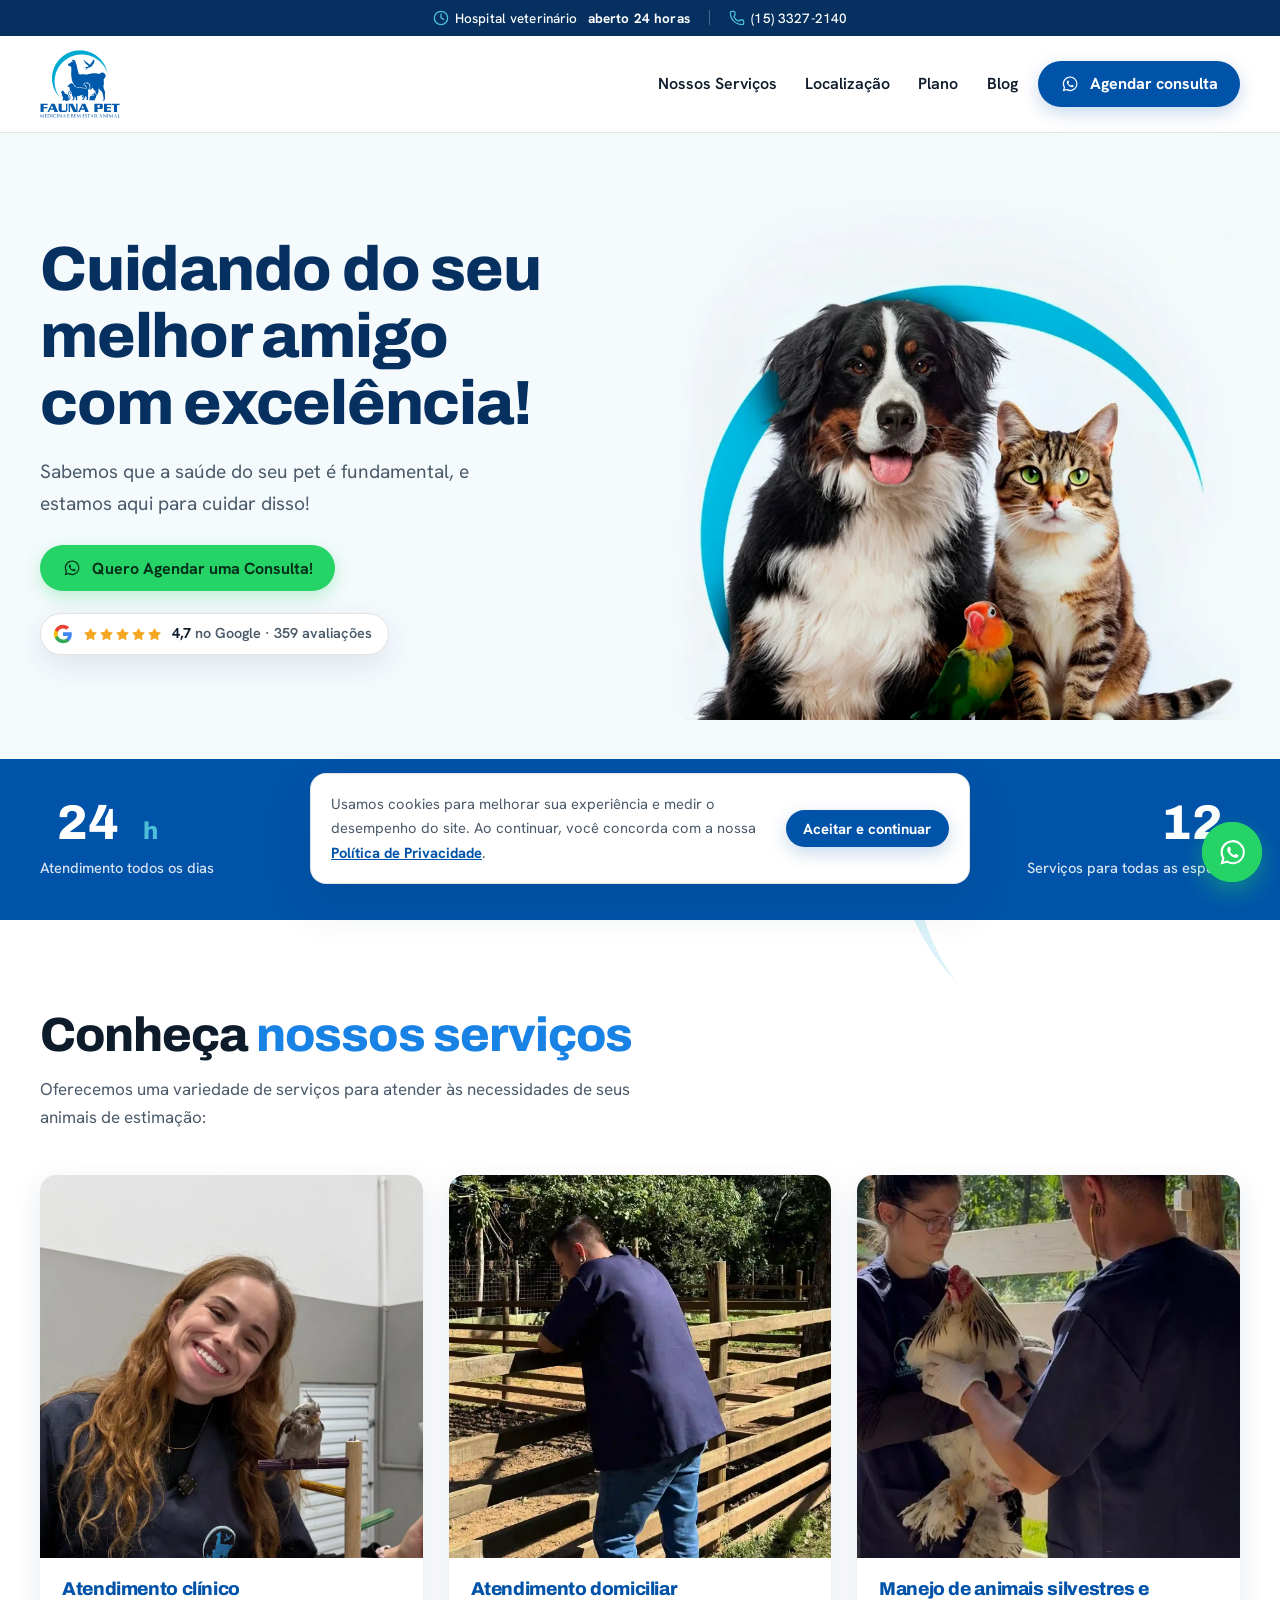
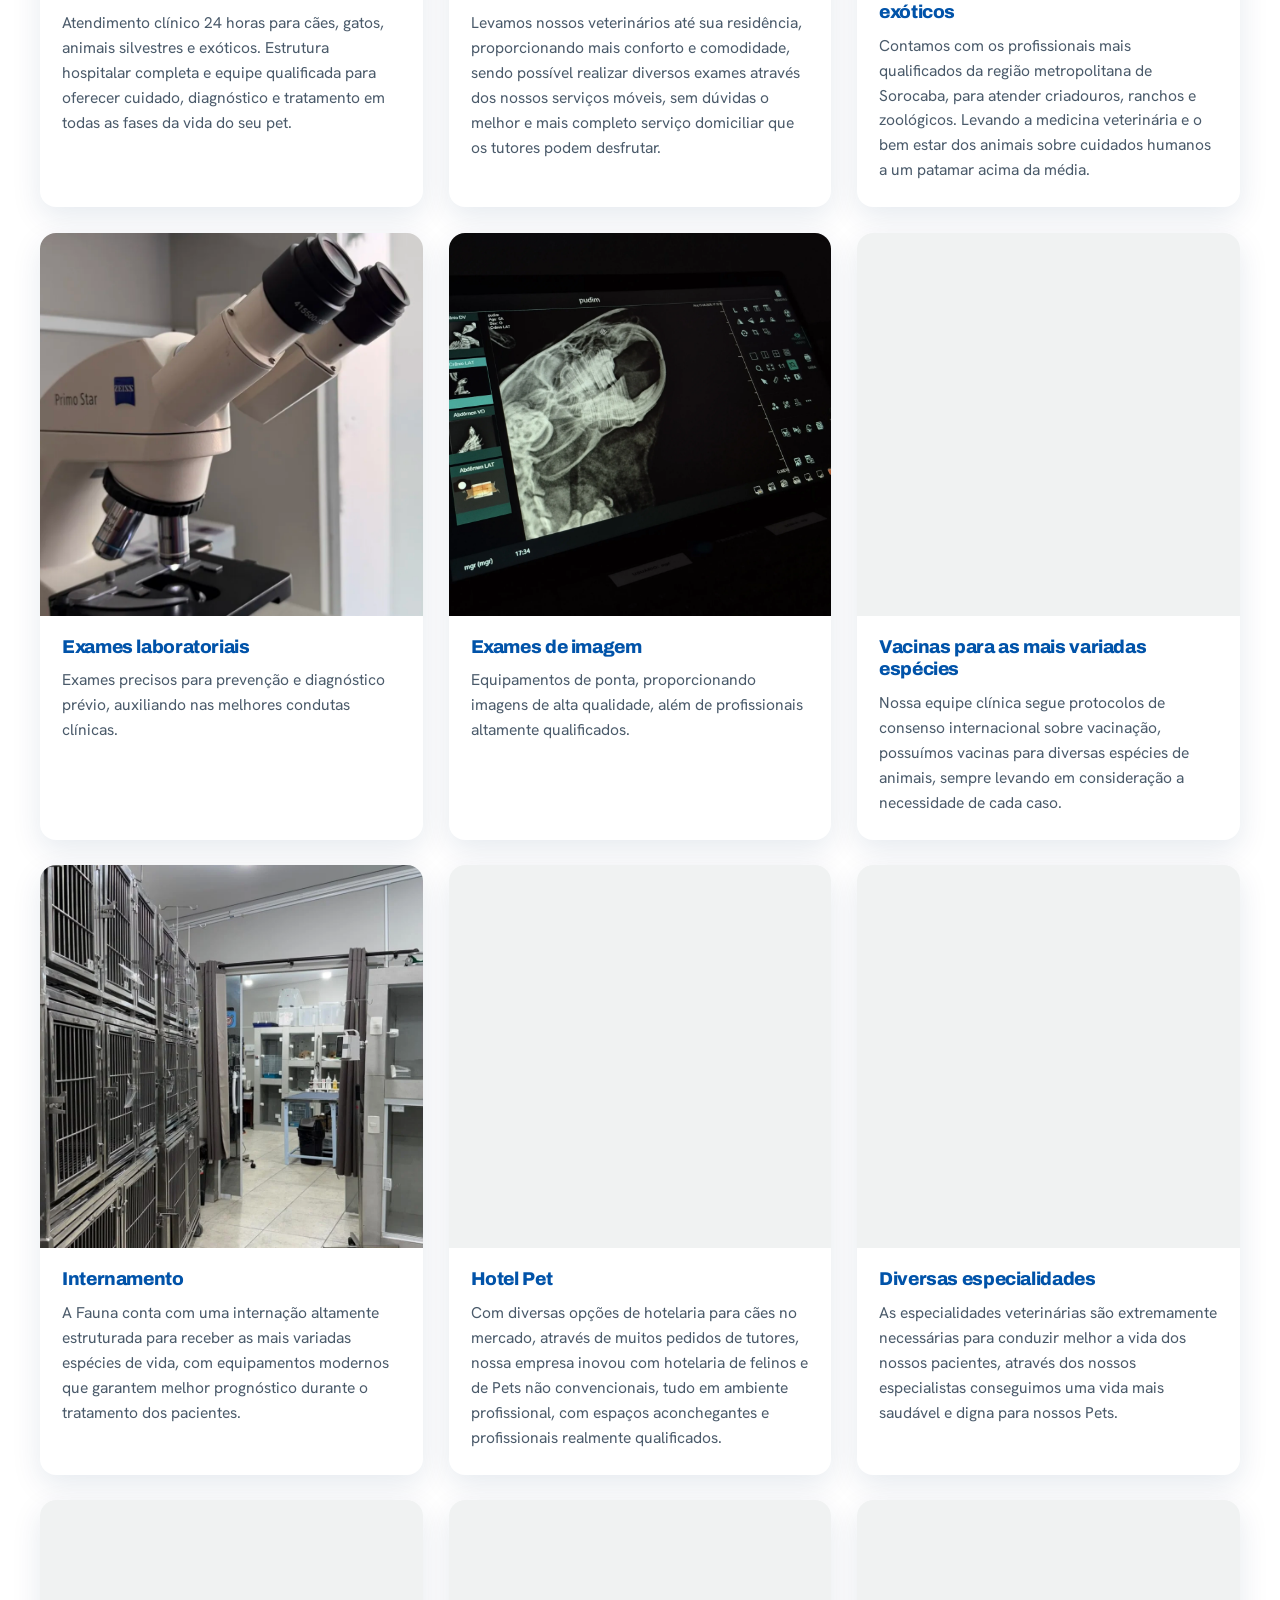
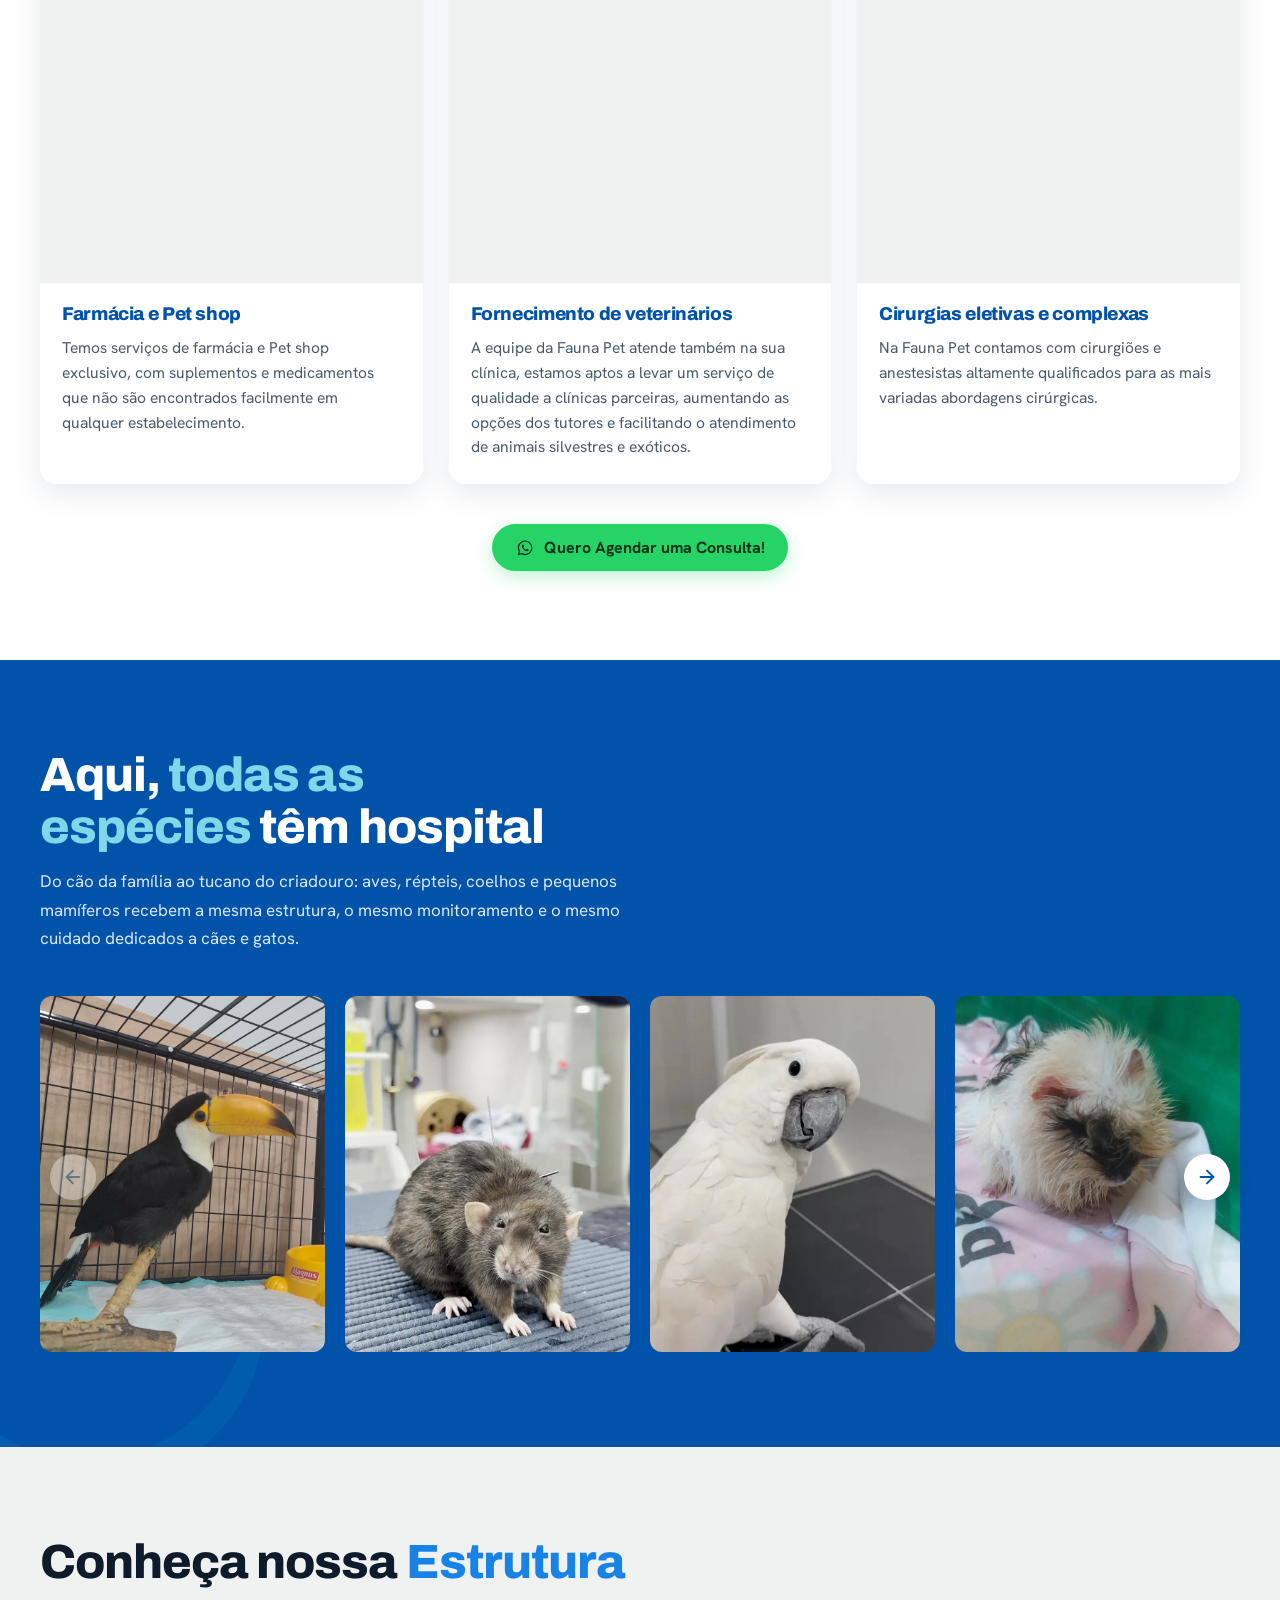
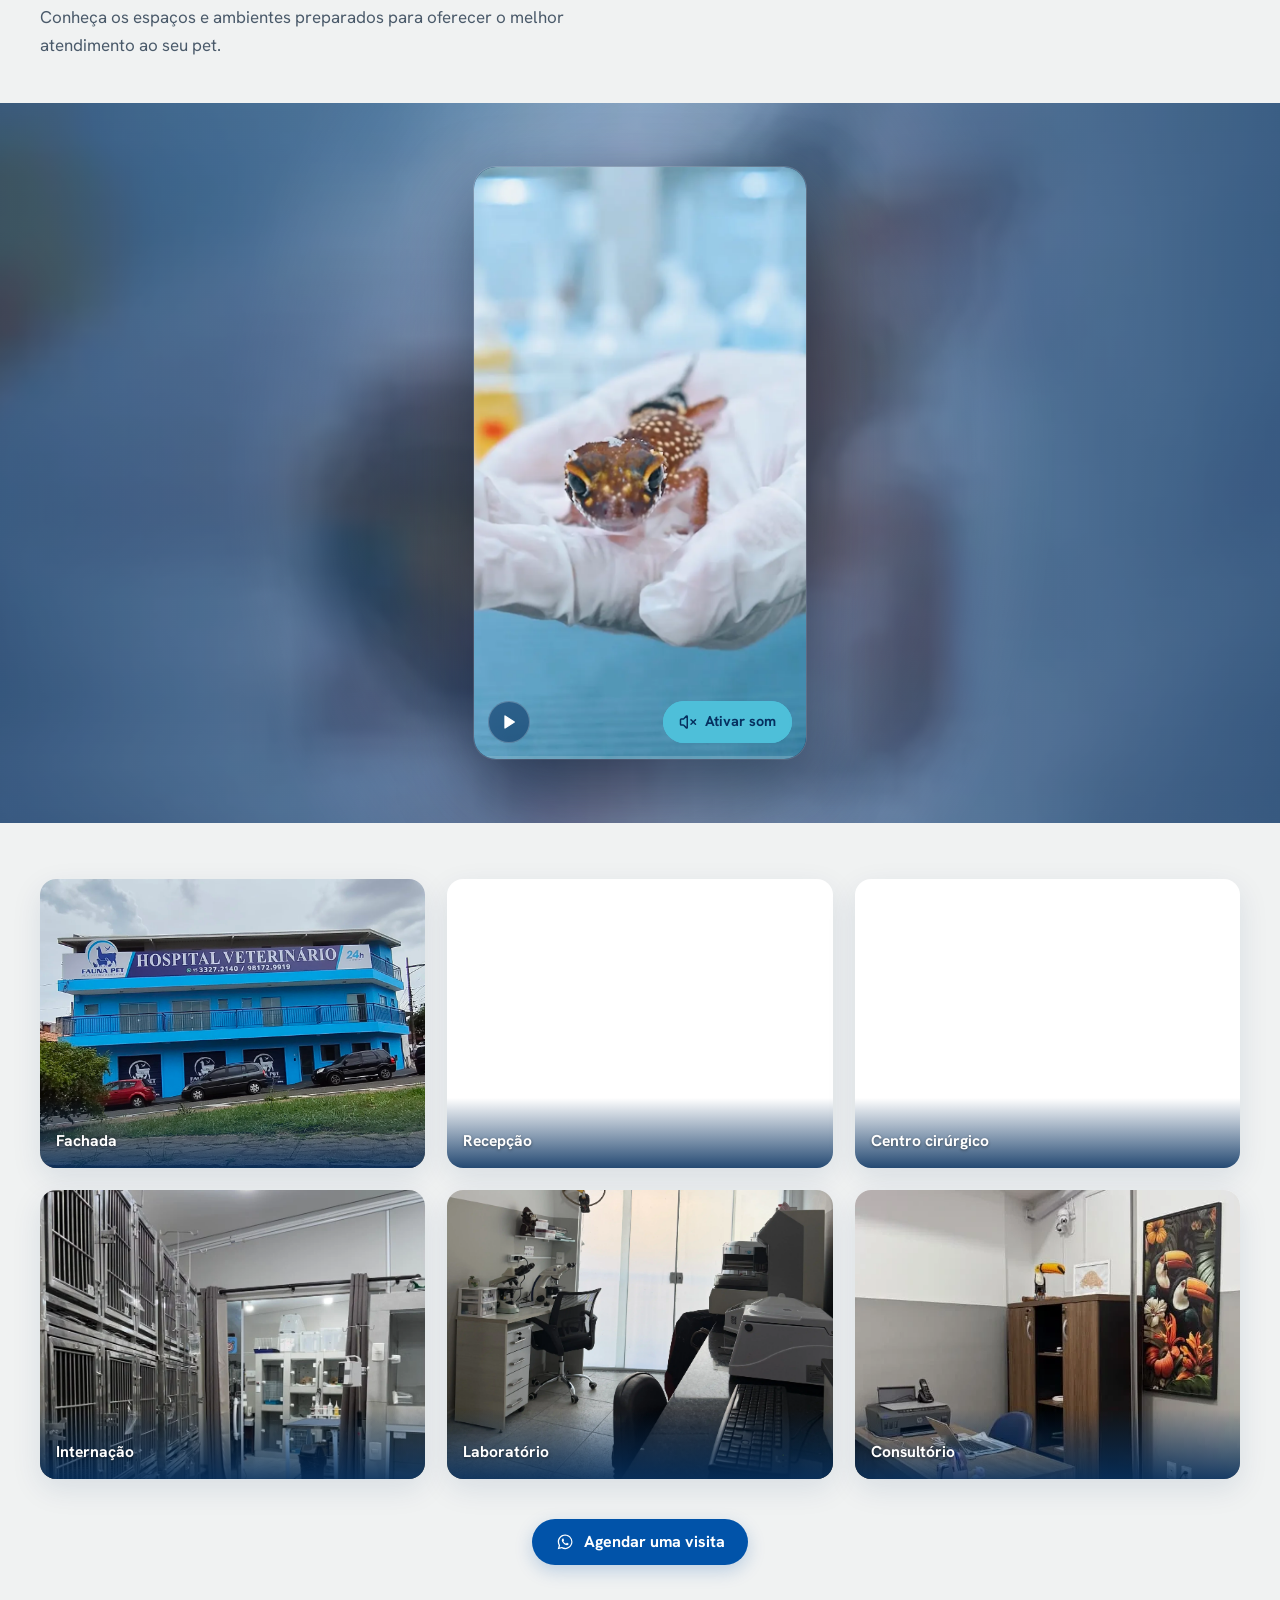
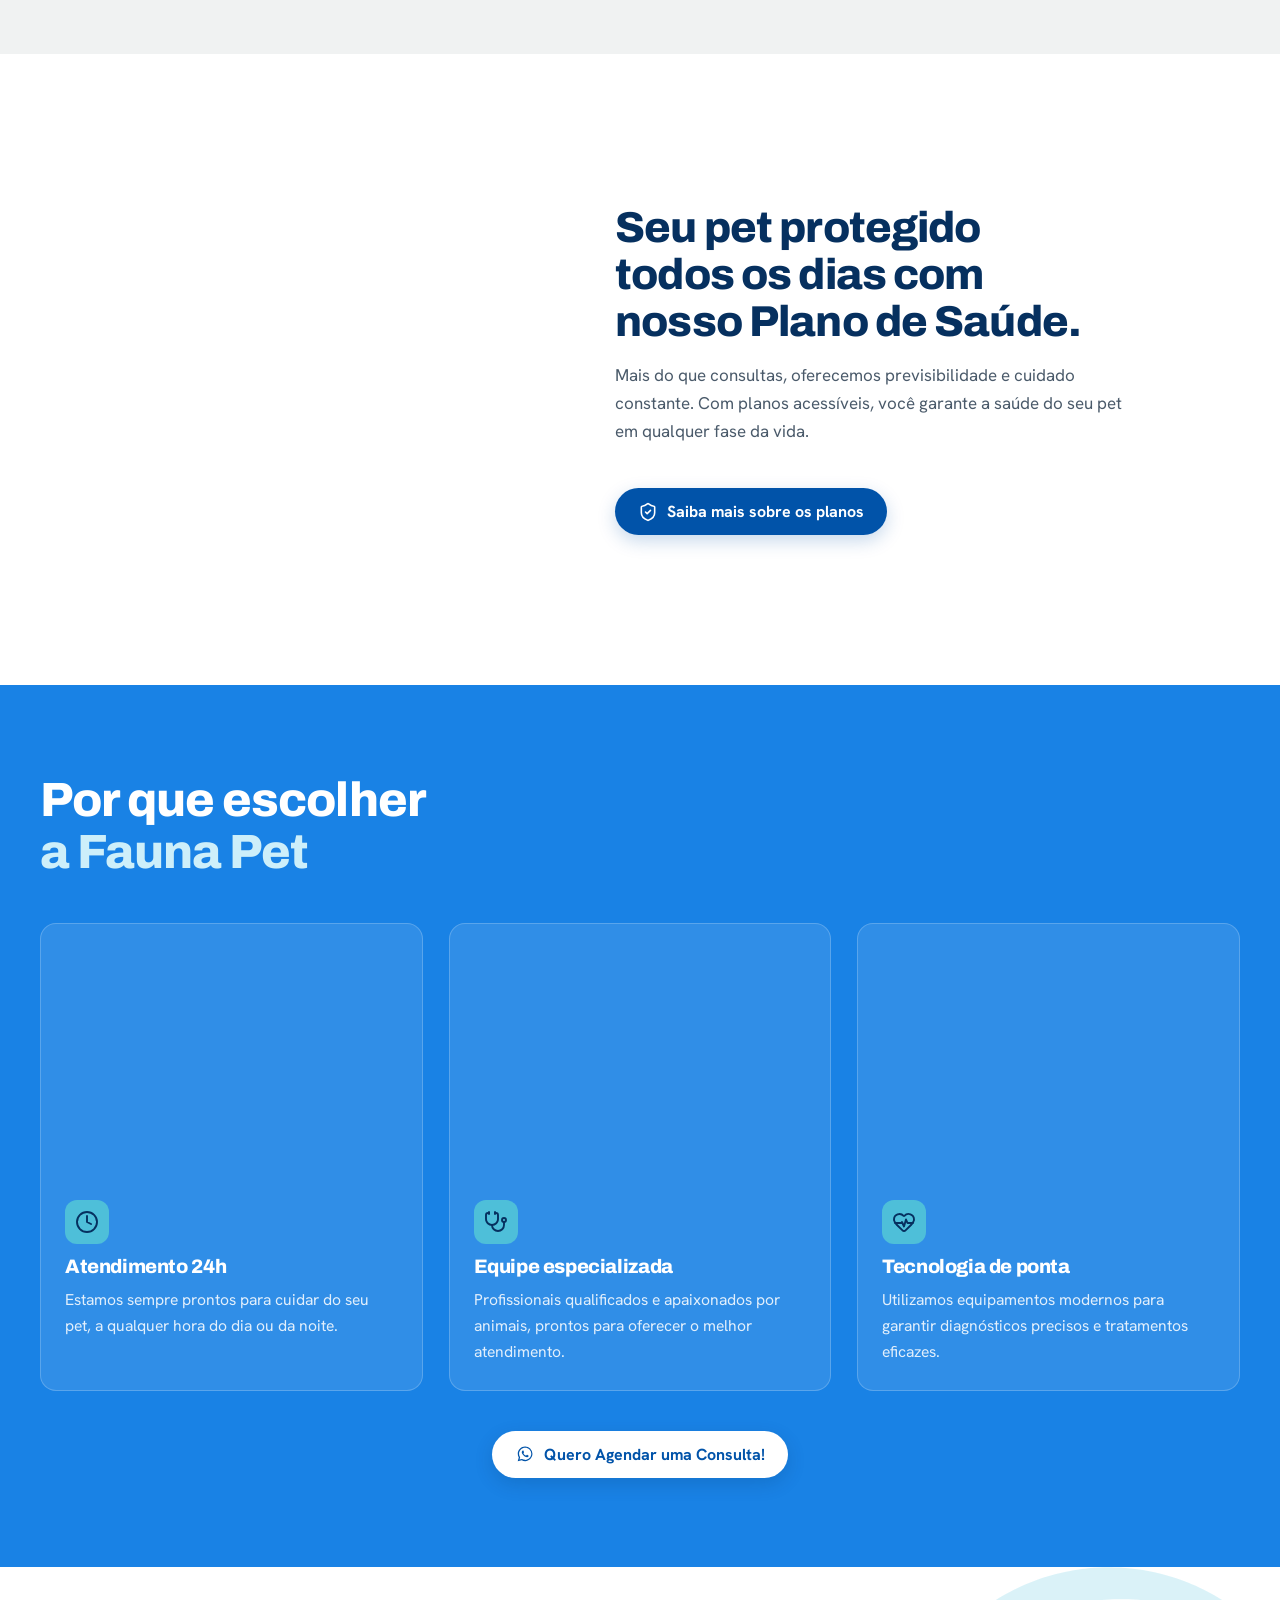
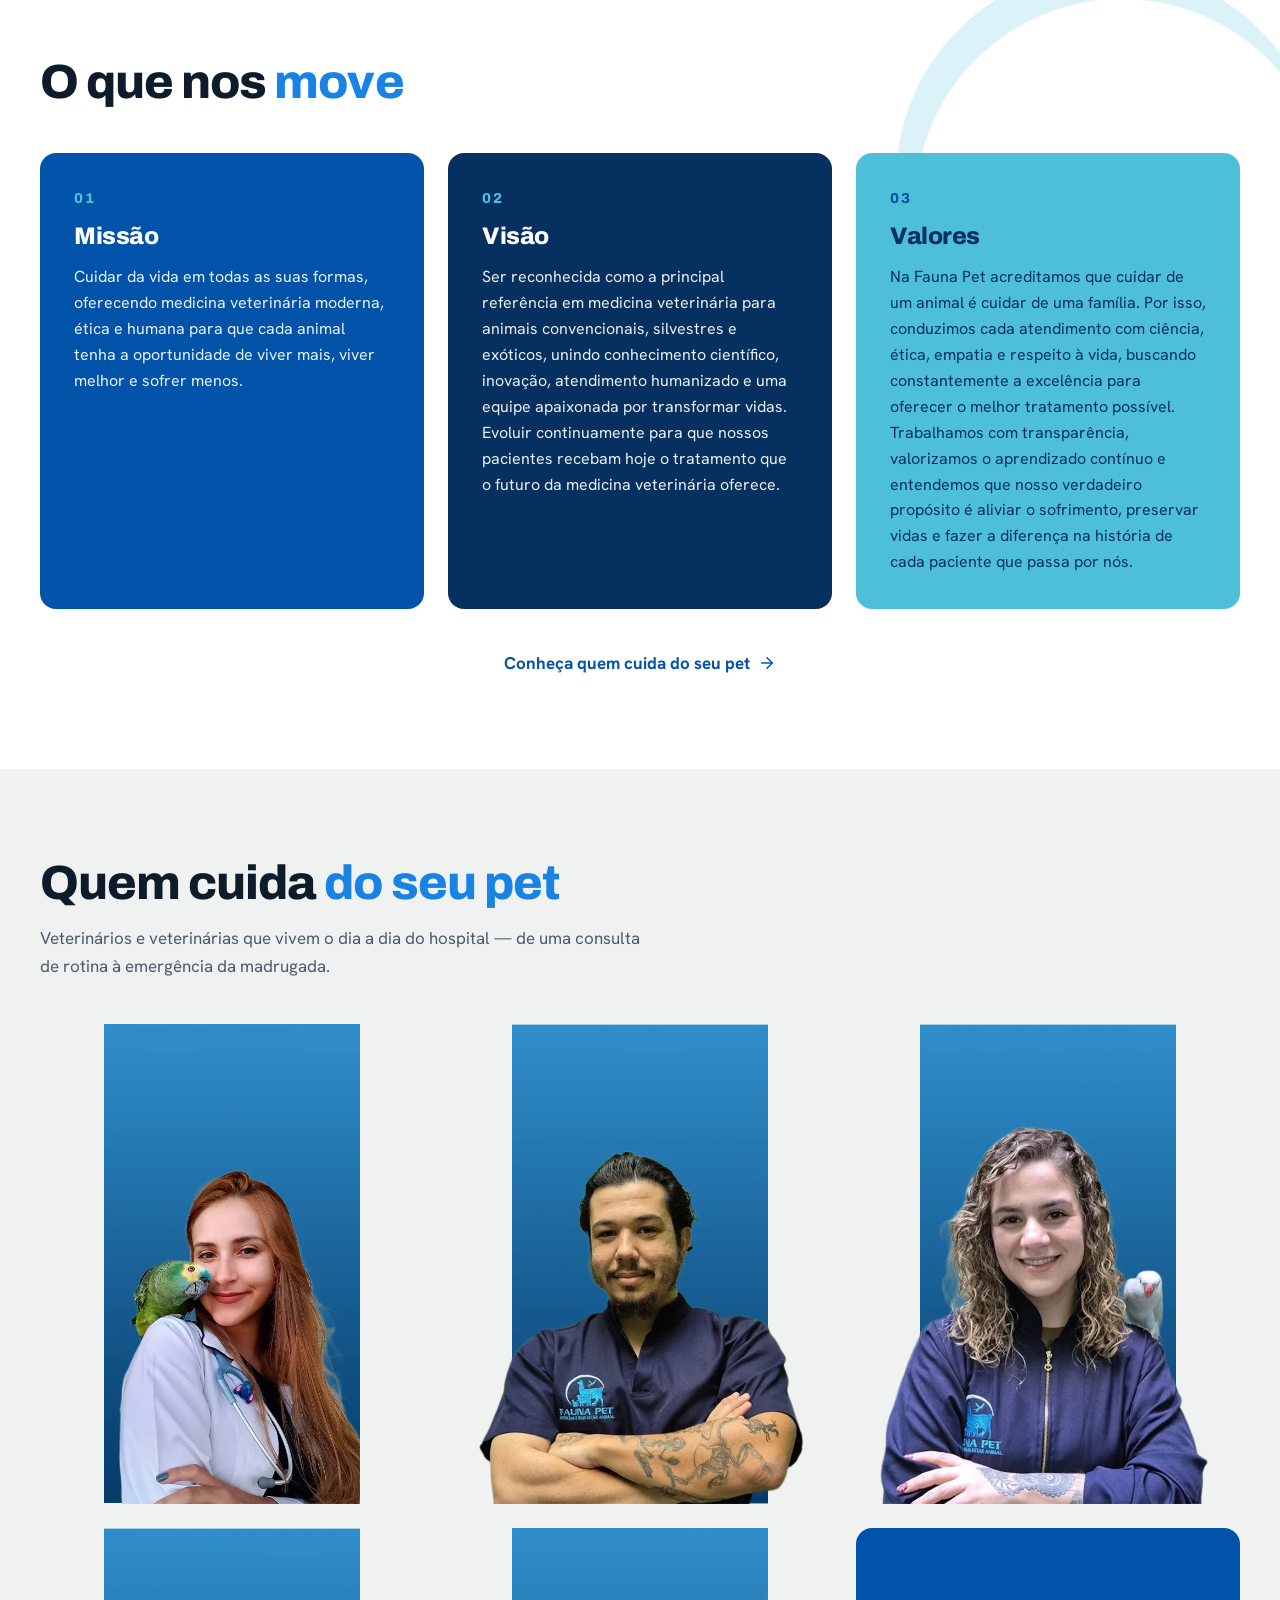
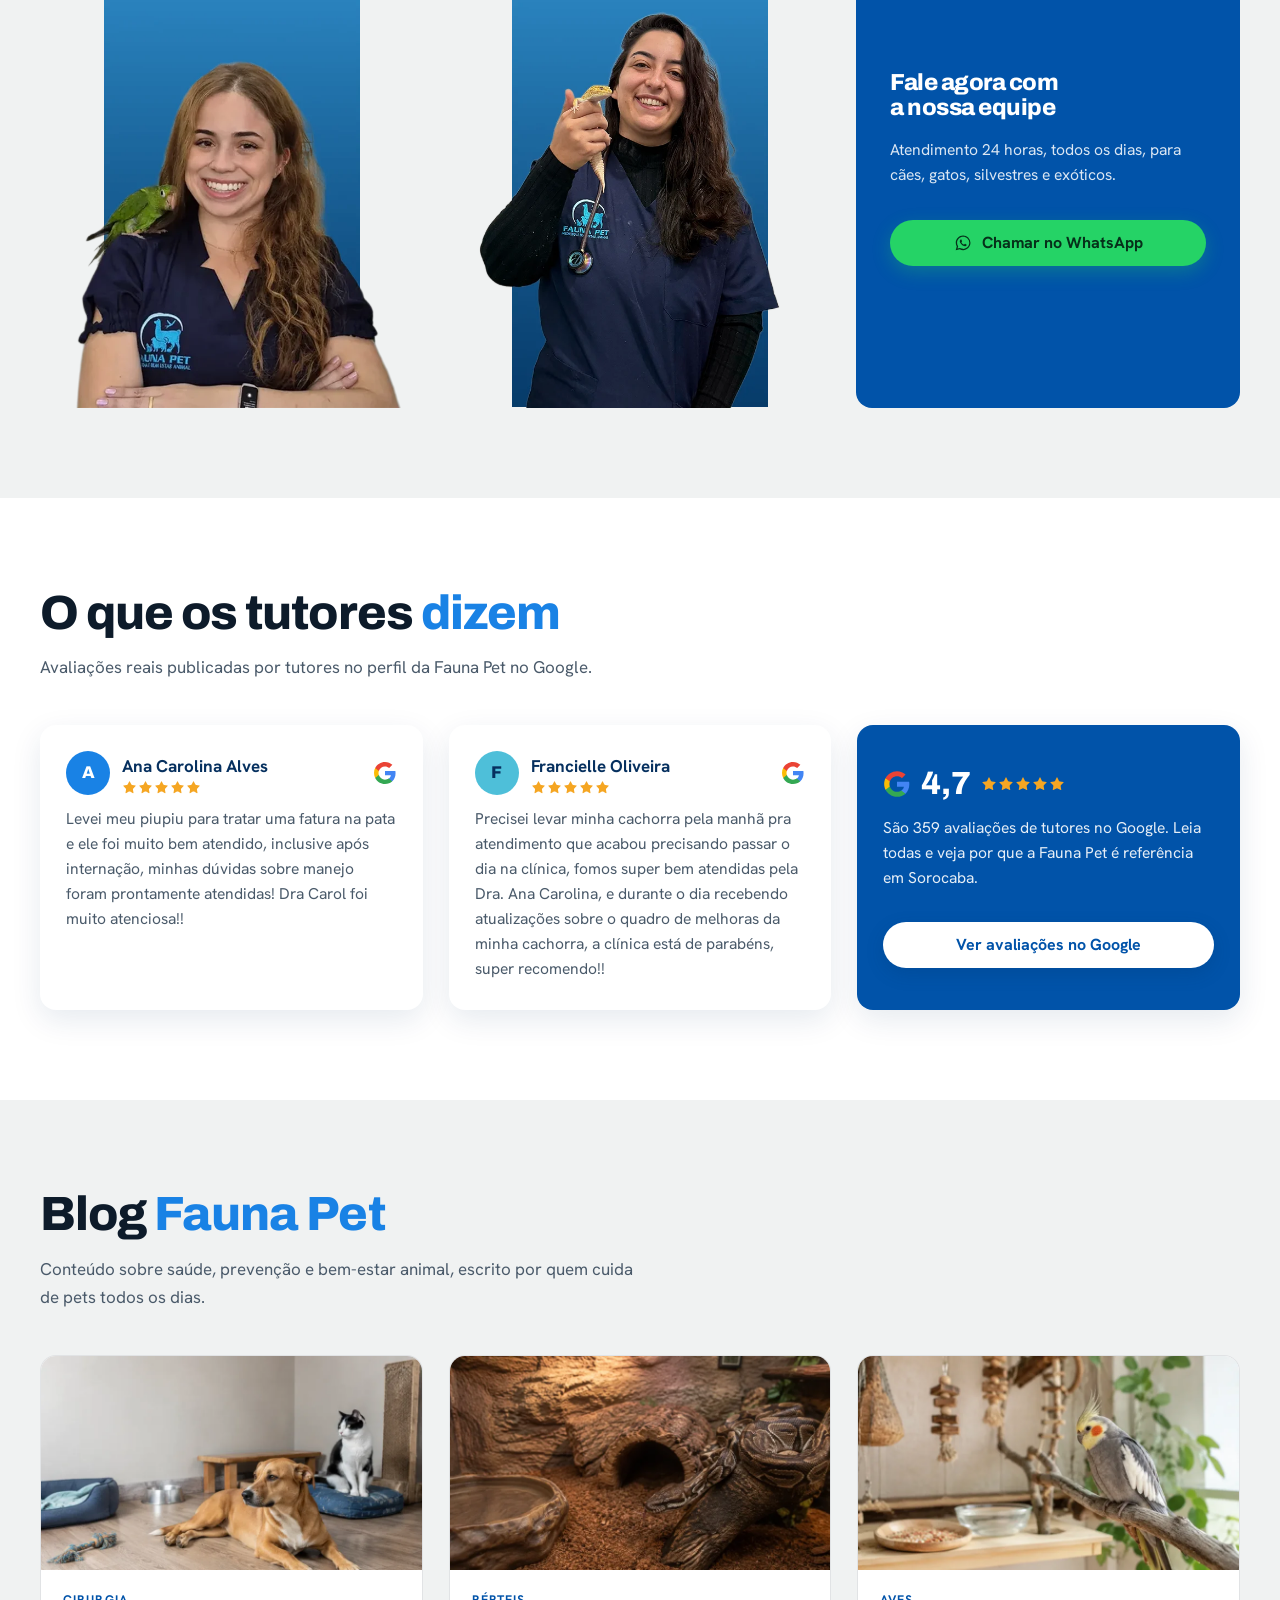
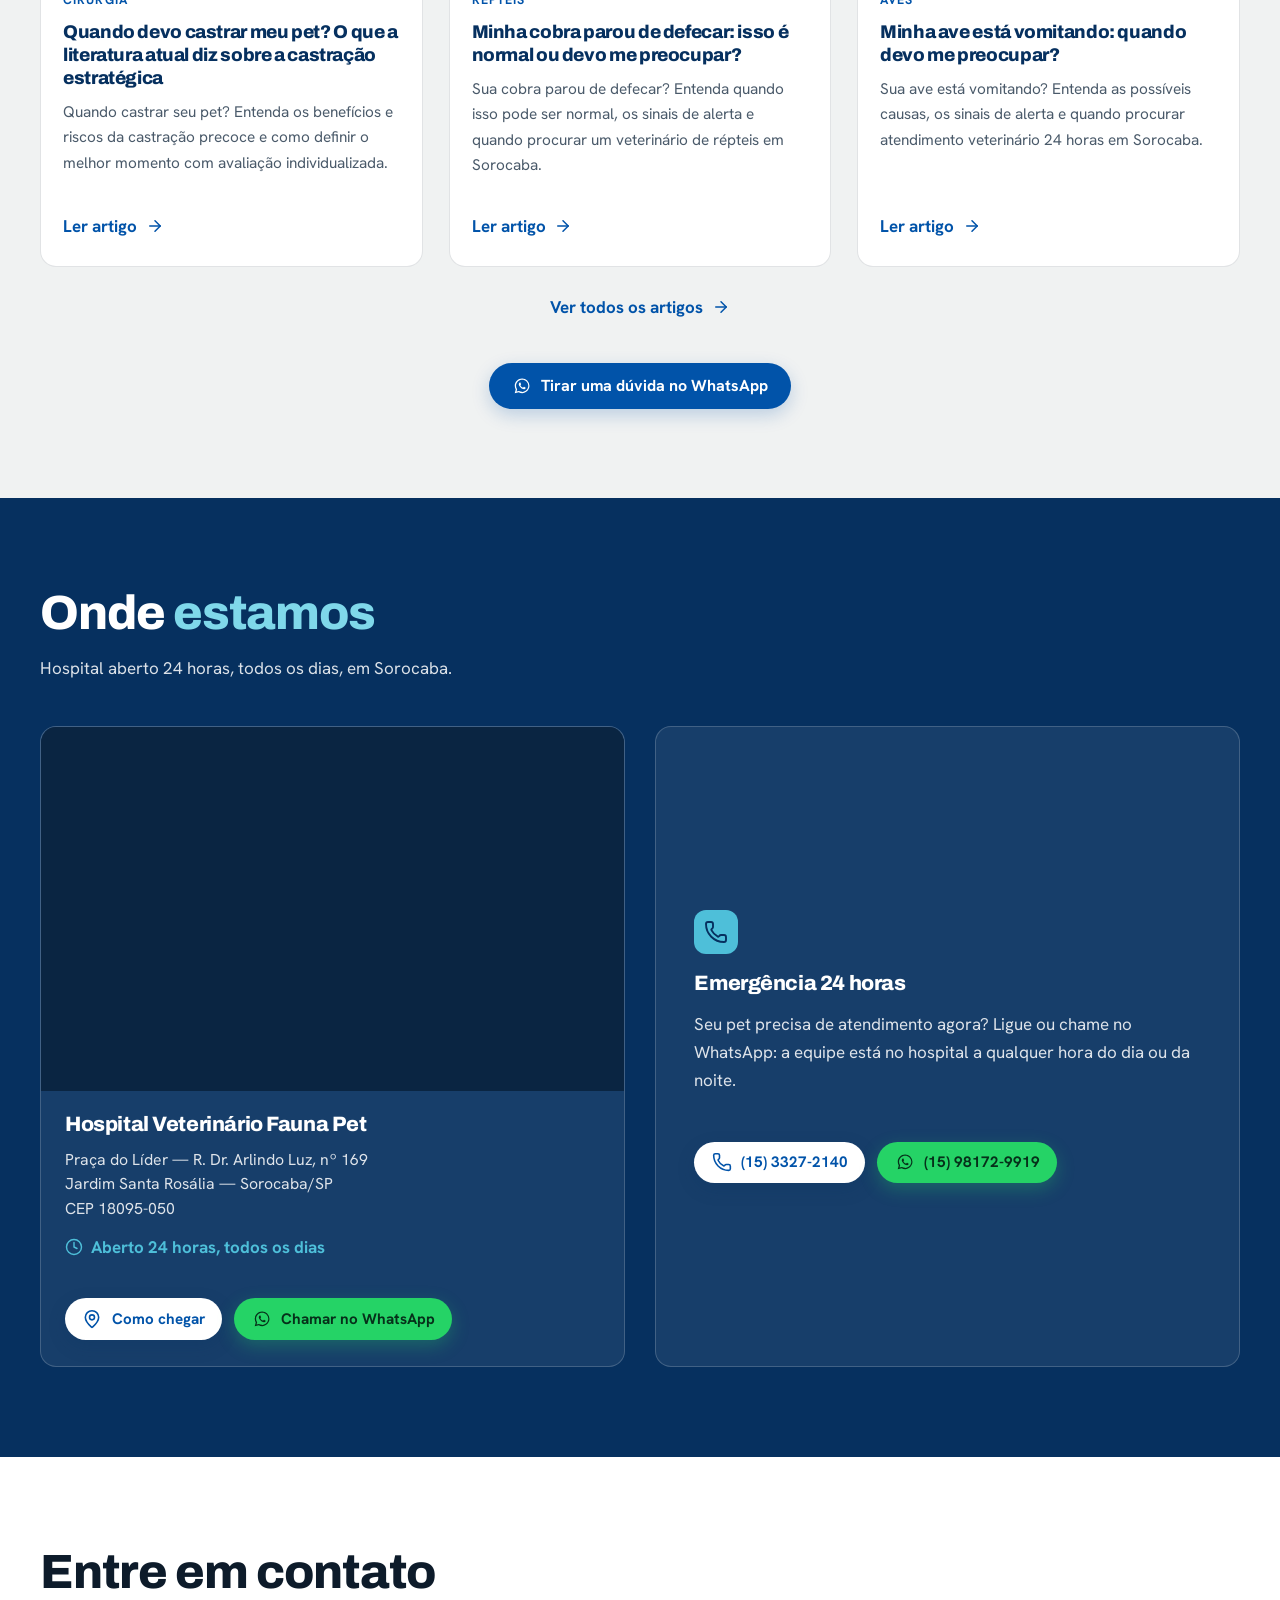
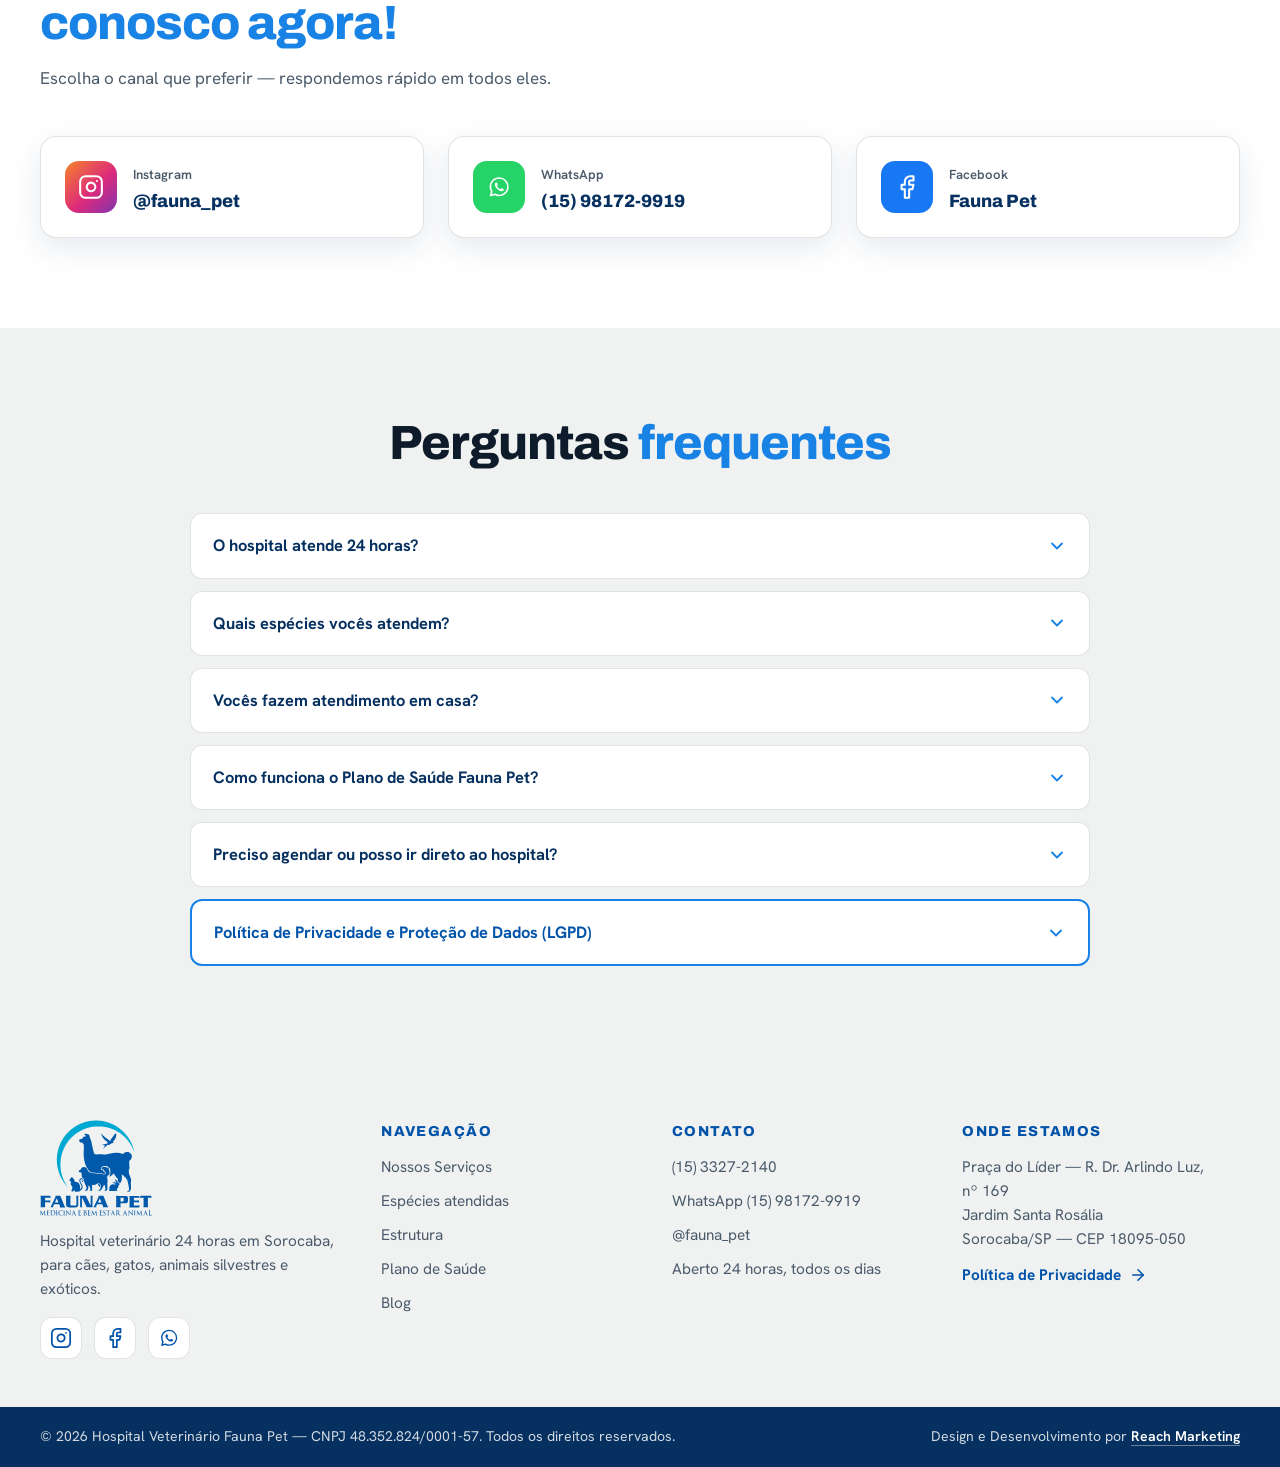
<file: index.html>
<!DOCTYPE html>
<html lang="pt-BR">
<head>
<meta charset="utf-8">
<meta name="viewport" content="width=device-width, initial-scale=1">
<title>Fauna Pet — Hospital Veterinário 24 horas em Sorocaba | Cães, gatos, silvestres e exóticos</title>
<meta name="description" content="Hospital veterinário 24 horas em Sorocaba. Atendimento clínico, cirurgias, exames de imagem e laboratoriais, internação e hotel para cães, gatos, animais silvestres e exóticos.">
<meta name="theme-color" content="#0153A9">
<link rel="canonical" href="https://faunapet.com.br/">
<meta name="robots" content="noindex,nofollow">

<meta property="og:type" content="website">
<meta property="og:locale" content="pt_BR">
<meta property="og:site_name" content="Fauna Pet">
<meta property="og:title" content="Fauna Pet — Hospital Veterinário 24 horas em Sorocaba">
<meta property="og:description" content="Cuidando do seu melhor amigo com excelência. Atendimento 24 horas para cães, gatos, animais silvestres e exóticos.">
<meta property="og:url" content="https://faunapet.com.br/">
<meta property="og:image" content="https://faunapet.com.br/assets/img/marca/hero-cao-gato-ave.webp">

<link rel="icon" href="assets/img/marca/favicon.svg" type="image/svg+xml">
<link rel="apple-touch-icon" href="assets/img/marca/logo-fauna-pet.svg">

<link rel="preload" href="assets/fonts/archivo-latin.woff2" as="font" type="font/woff2" crossorigin>
<link rel="preload" href="assets/fonts/hanken-grotesk-latin.woff2" as="font" type="font/woff2" crossorigin>
<link rel="preload" as="image" href="assets/img/marca/hero-cao-gato-ave.webp" fetchpriority="high"
      imagesrcset="assets/img/marca/hero-cao-gato-ave-480.webp 480w, assets/img/marca/hero-cao-gato-ave-760.webp 760w, assets/img/marca/hero-cao-gato-ave.webp 1200w"
      imagesizes="(max-width:900px) 92vw, 46vw">
<link rel="stylesheet" href="assets/css/style.css?v=20261020b">
<script>document.documentElement.className+=' js';</script>

<script type="application/ld+json">
{
  "@context":"https://schema.org",
  "@type":"VeterinaryCare",
  "name":"Hospital Veterinário Fauna Pet",
  "url":"https://faunapet.com.br/",
  "image":"https://faunapet.com.br/assets/img/marca/logo-fauna-pet.svg",
  "telephone":"+551533272140",
  "openingHours":"Mo-Su 00:00-23:59",
  "address":{
    "@type":"PostalAddress",
    "streetAddress":"Praça do Líder — R. Dr. Arlindo Luz, 169",
    "addressLocality":"Sorocaba",
    "addressRegion":"SP",
    "postalCode":"18095-050",
    "addressCountry":"BR"
  },
  "geo":{"@type":"GeoCoordinates","latitude":-23.4937196,"longitude":-47.4559872},
  "aggregateRating":{"@type":"AggregateRating","ratingValue":"4.7","reviewCount":"359"},
  "sameAs":["https://www.instagram.com/fauna_pet/","https://www.facebook.com/clinicaveterinariafaunapet/"]
}
</script>
</head>
<body>

<!-- ===== SPRITE DE ÍCONES (fonte única — nunca redesenhar) ===== -->
<svg width="0" height="0" class="svg-sprite" aria-hidden="true" focusable="false" style="position:absolute">
  <symbol id="ic-wa" viewBox="0 0 32 32"><path fill="currentColor" d="M19.11 17.205c-.372 0-1.088 1.39-1.518 1.39a.63.63 0 0 1-.315-.1c-.802-.402-1.504-.817-2.163-1.447-.545-.516-1.146-1.29-1.46-1.963a.426.426 0 0 1-.073-.215c0-.33.99-.945.99-1.49 0-.143-.73-2.09-.832-2.335-.143-.372-.214-.487-.6-.487-.187 0-.36-.043-.53-.043-.302 0-.53.115-.746.315-.688.645-1.032 1.318-1.06 2.264v.114c-.015.99.472 1.977 1.017 2.78 1.23 1.82 2.506 3.41 4.554 4.34.616.287 2.035.888 2.722.888.817 0 2.15-.515 2.478-1.318.13-.33.244-.7.244-1.075 0-.058 0-.143-.03-.215-.1-.172-2.434-1.39-2.85-1.39zm-3.024 8.182h-.014c-1.706 0-3.382-.46-4.844-1.318l-.345-.215-3.595.945.96-3.51-.23-.36a9.745 9.745 0 0 1-1.49-5.19c0-5.373 4.382-9.755 9.77-9.755 2.607 0 5.056 1.017 6.9 2.866a9.65 9.65 0 0 1 2.854 6.9c-.014 5.372-4.396 9.74-9.625 9.74zm8.293-18.052A11.622 11.622 0 0 0 16.084 4C9.66 4 4.43 9.23 4.43 15.654c0 2.05.545 4.057 1.575 5.82L4.33 27.69l6.37-1.674a11.624 11.624 0 0 0 5.56 1.418h.015c6.41 0 11.654-5.23 11.654-11.654a11.59 11.59 0 0 0-3.423-8.282z"/></symbol>
  <symbol id="ic-google" viewBox="0 0 48 48"><path fill="#4285F4" d="M45.12 24.5c0-1.56-.14-3.06-.4-4.5H24v8.51h11.84c-.51 2.75-2.06 5.08-4.39 6.64v5.52h7.11c4.16-3.83 6.56-9.47 6.56-16.17z"/><path fill="#34A853" d="M24 46c5.94 0 10.92-1.97 14.56-5.33l-7.11-5.52c-1.97 1.32-4.49 2.1-7.45 2.1-5.73 0-10.58-3.87-12.31-9.07H4.34v5.7C7.96 41.07 15.4 46 24 46z"/><path fill="#FBBC05" d="M11.69 28.18C11.25 26.86 11 25.45 11 24s.25-2.86.69-4.18v-5.7H4.34C2.85 17.09 2 20.45 2 24s.85 6.91 2.34 9.88l7.35-5.7z"/><path fill="#EA4335" d="M24 10.75c3.23 0 6.13 1.11 8.41 3.29l6.31-6.31C34.91 4.18 29.93 2 24 2 15.4 2 7.96 6.93 4.34 14.12l7.35 5.7c1.73-5.2 6.58-9.07 12.31-9.07z"/></symbol>
  <symbol id="ic-pin" viewBox="0 0 24 24" fill="none" stroke="currentColor" stroke-width="1.9" stroke-linecap="round" stroke-linejoin="round"><path d="M20 10c0 4.993-5.539 10.193-7.399 11.799a1 1 0 0 1-1.202 0C9.539 20.193 4 14.993 4 10a8 8 0 0 1 16 0"/><circle cx="12" cy="10" r="3"/></symbol>
  <symbol id="ic-mail" viewBox="0 0 24 24" fill="none" stroke="currentColor" stroke-width="1.9" stroke-linecap="round" stroke-linejoin="round"><rect x="2" y="4" width="20" height="16" rx="2"/><path d="m22 7-8.97 5.7a1.94 1.94 0 0 1-2.06 0L2 7"/></symbol>
  <symbol id="ic-phone" viewBox="0 0 24 24" fill="none" stroke="currentColor" stroke-width="1.9" stroke-linecap="round" stroke-linejoin="round"><path d="M13.832 16.568a1 1 0 0 0 1.213-.303l.355-.465A2 2 0 0 1 17 15h3a2 2 0 0 1 2 2v3a2 2 0 0 1-2 2A18 18 0 0 1 2 4a2 2 0 0 1 2-2h3a2 2 0 0 1 2 2v3a2 2 0 0 1-.8 1.6l-.468.351a1 1 0 0 0-.292 1.233 14 14 0 0 0 6.392 6.384"/></symbol>
  <symbol id="ic-instagram" viewBox="0 0 24 24" fill="none" stroke="currentColor" stroke-width="1.9" stroke-linecap="round" stroke-linejoin="round"><rect width="20" height="20" x="2" y="2" rx="5" ry="5"/><path d="M16 11.37A4 4 0 1 1 12.63 8 4 4 0 0 1 16 11.37z"/><line x1="17.5" x2="17.51" y1="6.5" y2="6.5"/></symbol>
  <symbol id="ic-facebook" viewBox="0 0 24 24" fill="none" stroke="currentColor" stroke-width="1.9" stroke-linecap="round" stroke-linejoin="round"><path d="M18 2h-3a5 5 0 0 0-5 5v3H7v4h3v8h4v-8h3l1-4h-4V7a1 1 0 0 1 1-1h3z"/></symbol>
  <symbol id="ic-clock" viewBox="0 0 24 24" fill="none" stroke="currentColor" stroke-width="1.9" stroke-linecap="round" stroke-linejoin="round"><circle cx="12" cy="12" r="10"/><path d="M12 6v6l4 2"/></symbol>
  <symbol id="ic-seta" viewBox="0 0 24 24" fill="none" stroke="currentColor" stroke-width="2" stroke-linecap="round" stroke-linejoin="round"><path d="M5 12h14"/><path d="m12 5 7 7-7 7"/></symbol>
  <symbol id="ic-chevron" viewBox="0 0 24 24" fill="none" stroke="currentColor" stroke-width="2.2" stroke-linecap="round" stroke-linejoin="round"><path d="m6 9 6 6 6-6"/></symbol>
  <symbol id="ic-estrela" viewBox="0 0 24 24" fill="currentColor" stroke="none"><path d="M11.525 2.295a.53.53 0 0 1 .95 0l2.31 4.679a2.123 2.123 0 0 0 1.595 1.16l5.166.756a.53.53 0 0 1 .294.904l-3.736 3.638a2.123 2.123 0 0 0-.611 1.878l.882 5.14a.53.53 0 0 1-.771.56l-4.618-2.428a2.122 2.122 0 0 0-1.973 0L6.396 21.01a.53.53 0 0 1-.77-.56l.881-5.139a2.122 2.122 0 0 0-.611-1.879L2.16 9.795a.53.53 0 0 1 .294-.906l5.165-.755a2.122 2.122 0 0 0 1.597-1.16z"/></symbol>
  <symbol id="ic-escudo" viewBox="0 0 24 24" fill="none" stroke="currentColor" stroke-width="1.9" stroke-linecap="round" stroke-linejoin="round"><path d="M20 13c0 5-3.5 7.5-7.66 8.95a1 1 0 0 1-.67-.01C7.5 20.5 4 18 4 13V6a1 1 0 0 1 1-1c2 0 4.5-1.2 6.24-2.72a1.17 1.17 0 0 1 1.52 0C14.51 3.81 17 5 19 5a1 1 0 0 1 1 1z"/><path d="m9 12 2 2 4-4"/></symbol>
  <symbol id="ic-estetoscopio" viewBox="0 0 24 24" fill="none" stroke="currentColor" stroke-width="1.9" stroke-linecap="round" stroke-linejoin="round"><path d="M11 2v2"/><path d="M5 2v2"/><path d="M5 3H4a2 2 0 0 0-2 2v4a6 6 0 0 0 12 0V5a2 2 0 0 0-2-2h-1"/><path d="M8 15a6 6 0 0 0 12 0v-3"/><circle cx="20" cy="10" r="2"/></symbol>
  <symbol id="ic-coracao" viewBox="0 0 24 24" fill="none" stroke="currentColor" stroke-width="1.9" stroke-linecap="round" stroke-linejoin="round"><path d="M2 9.5a5.5 5.5 0 0 1 9.591-3.676.56.56 0 0 0 .818 0A5.49 5.49 0 0 1 22 9.5c0 2.29-1.5 4-3 5.5l-5.492 5.313a2 2 0 0 1-3 .019L5 15c-1.5-1.5-3-3.2-3-5.5"/><path d="M3.22 13H9.5l.5-1 2 4.5 2-7 1.5 3.5h5.27"/></symbol>
  <symbol id="ic-menu" viewBox="0 0 24 24" fill="none" stroke="currentColor" stroke-width="2" stroke-linecap="round" stroke-linejoin="round"><path d="M4 5h16"/><path d="M4 12h16"/><path d="M4 19h16"/></symbol>
  <symbol id="ic-x" viewBox="0 0 24 24" fill="none" stroke="currentColor" stroke-width="2" stroke-linecap="round" stroke-linejoin="round"><path d="M18 6 6 18"/><path d="m6 6 12 12"/></symbol>
  <symbol id="ic-som" viewBox="0 0 24 24" fill="none" stroke="currentColor" stroke-width="2" stroke-linecap="round" stroke-linejoin="round"><path d="M11 4.702a.705.705 0 0 0-1.203-.498L6.413 7.587A1.4 1.4 0 0 1 5.416 8H3a1 1 0 0 0-1 1v6a1 1 0 0 0 1 1h2.416a1.4 1.4 0 0 1 .997.413l3.383 3.384A.705.705 0 0 0 11 19.298z"/><path d="M16 9a5 5 0 0 1 0 6"/><path d="M19.364 18.364a9 9 0 0 0 0-12.728"/></symbol>
  <symbol id="ic-mudo" viewBox="0 0 24 24" fill="none" stroke="currentColor" stroke-width="2" stroke-linecap="round" stroke-linejoin="round"><path d="M11 4.702a.705.705 0 0 0-1.203-.498L6.413 7.587A1.4 1.4 0 0 1 5.416 8H3a1 1 0 0 0-1 1v6a1 1 0 0 0 1 1h2.416a1.4 1.4 0 0 1 .997.413l3.383 3.384A.705.705 0 0 0 11 19.298z"/><line x1="22" x2="16" y1="9" y2="15"/><line x1="16" x2="22" y1="9" y2="15"/></symbol>
  <symbol id="ic-play" viewBox="0 0 24 24" fill="currentColor" stroke="currentColor" stroke-width="2" stroke-linecap="round" stroke-linejoin="round"><polygon points="6 3 20 12 6 21 6 3"/></symbol>
  <symbol id="ic-pause" viewBox="0 0 24 24" fill="currentColor" stroke="none"><rect x="14" y="4" width="4" height="16" rx="1"/><rect x="6" y="4" width="4" height="16" rx="1"/></symbol>
</svg>

<!-- ===== TOPBAR ===== -->
<div class="topbar">
  <div class="wrap">
    <span class="topbar-item"><svg class="ic"><use href="#ic-clock"/></svg> Hospital veterinário <strong>&nbsp;aberto 24 horas</strong></span>
    <span class="topbar-sep"></span>
    <a class="topbar-item esconde-mobile" href="tel:+551533272140"><svg class="ic"><use href="#ic-phone"/></svg> (15) 3327-2140</a>
  </div>
</div>

<!-- ===== HEADER ===== -->
<header class="site-header">
  <div class="wrap">
    <a class="brand" href="./" aria-label="Fauna Pet — página inicial">
      <img src="assets/img/marca/logo-fauna-pet-compacto.svg" alt="Fauna Pet — Medicina e Bem Estar Animal" width="80" height="68">
    </a>
    <nav class="nav" aria-label="Menu principal">
      <a href="#servicos">Nossos Serviços</a>
      <a href="#localizacao">Localização</a>
      <a href="#plano">Plano</a>
      <a href="blog/">Blog</a>
    </nav>
    <a class="btn header-cta" href="https://wa.me/5515981729919?text=Ol%C3%A1%2C%20vim%20pelo%20site%20e%20gostaria%20de%20agendar%20um%20atendimento%20para%20o%20meu%20pet." target="_blank" rel="noopener">
      <svg class="ic"><use href="#ic-wa"/></svg> Agendar consulta
    </a>
    <button class="btn-menu" type="button" aria-label="Abrir menu"><svg class="ic"><use href="#ic-menu"/></svg></button>
  </div>
</header>

<!-- ===== MENU MOBILE ===== -->
<div class="menu-mobile" role="dialog" aria-label="Menu">
  <div class="menu-mobile-topo"><button type="button" aria-label="Fechar menu"><svg class="ic"><use href="#ic-x"/></svg></button></div>
  <nav aria-label="Menu mobile">
    <a href="#servicos">Nossos Serviços</a>
    <a href="#especies">Espécies atendidas</a>
    <a href="#estrutura">Estrutura</a>
    <a href="#plano">Plano de Saúde</a>
    <a href="#localizacao">Localização</a>
    <a href="blog/">Blog</a>
  </nav>
  <a class="btn btn--wa" href="https://wa.me/5515981729919?text=Ol%C3%A1%2C%20vim%20pelo%20site%20e%20gostaria%20de%20agendar%20um%20atendimento%20para%20o%20meu%20pet." target="_blank" rel="noopener">
    <svg class="ic"><use href="#ic-wa"/></svg> Quero Agendar uma Consulta!
  </a>
</div>

<main>

<!-- ===== HERO ===== -->
<section class="hero" id="topo">
  <div class="wrap">
    <div class="hero-copy">
      <h1>Cuidando do seu melhor amigo com excelência!</h1>
      <p class="sub">Sabemos que a saúde do seu pet é fundamental, e estamos aqui para cuidar disso!</p>
      <div class="hero-acoes">
        <a class="btn btn--wa" href="https://wa.me/5515981729919?text=Ol%C3%A1%2C%20vim%20pelo%20site%20e%20gostaria%20de%20agendar%20um%20atendimento%20para%20o%20meu%20pet." target="_blank" rel="noopener">
          <svg class="ic"><use href="#ic-wa"/></svg> Quero Agendar uma Consulta!
        </a>
      </div>
      <div class="hero-selo">
        <svg class="ic"><use href="#ic-google"/></svg>
        <span class="estrelas" aria-hidden="true">
          <svg class="ic"><use href="#ic-estrela"/></svg><svg class="ic"><use href="#ic-estrela"/></svg><svg class="ic"><use href="#ic-estrela"/></svg><svg class="ic"><use href="#ic-estrela"/></svg><svg class="ic"><use href="#ic-estrela"/></svg>
        </span>
        <span><b>4,7</b> no Google · 359 avaliações</span>
      </div>
    </div>
    <div class="hero-foto">
      <img src="assets/img/marca/hero-cao-gato-ave.webp"
           srcset="assets/img/marca/hero-cao-gato-ave-480.webp 480w,
                   assets/img/marca/hero-cao-gato-ave-760.webp 760w,
                   assets/img/marca/hero-cao-gato-ave.webp 1200w"
           sizes="(max-width:900px) 92vw, 46vw"
           alt="Cão, gato e ave atendidos pelo Hospital Veterinário Fauna Pet"
           width="1200" height="1157" fetchpriority="high" decoding="async">
    </div>
  </div>
</section>

<!-- ===== FAIXA DE NÚMEROS ===== -->
<section class="faixa" aria-label="Fauna Pet em números">
  <div class="faixa-inner reveal-stagger">
    <div class="faixa-item">
      <div class="faixa-num"><span data-num="24" data-dec="0">0</span><span class="un">h</span></div>
      <div class="faixa-lab">Atendimento todos os dias</div>
    </div>
    <div class="faixa-item">
      <div class="faixa-num"><span data-num="4.7" data-dec="1">0</span><span class="un">★</span></div>
      <div class="faixa-lab">Avaliação no Google</div>
    </div>
    <div class="faixa-item">
      <div class="faixa-num"><span class="un">+</span><span data-num="359" data-dec="0">0</span></div>
      <div class="faixa-lab">Tutores avaliaram a Fauna Pet</div>
    </div>
    <div class="faixa-item">
      <div class="faixa-num"><span data-num="12" data-dec="0">0</span></div>
      <div class="faixa-lab">Serviços para todas as espécies</div>
    </div>
  </div>
</section>

<!-- ===== SERVIÇOS ===== -->
<section class="sec bg-branco" id="servicos">
  <span class="arco arco--a" aria-hidden="true"></span>
  <div class="wrap">
    <div class="sec-head reveal">
      <h2>Conheça <em>nossos serviços</em></h2>
      <p>Oferecemos uma variedade de serviços para atender às necessidades de seus animais de estimação:</p>
    </div>

    <div class="grade grade--3 reveal-stagger">

      <article class="card">
        <div class="card-foto"><img src="assets/img/servicos/atendimento-clinico-v2.webp" alt="Veterinária em atendimento clínico na Fauna Pet" width="1000" height="750" loading="lazy" decoding="async"></div>
        <div class="card-corpo">
          <h3>Atendimento clínico</h3>
          <p>Atendimento clínico 24 horas para cães, gatos, animais silvestres e exóticos. Estrutura hospitalar completa e equipe qualificada para oferecer cuidado, diagnóstico e tratamento em todas as fases da vida do seu pet.</p>
        </div>
      </article>

      <article class="card">
        <div class="card-foto"><img src="assets/img/servicos/atendimento-domiciliar-v2.webp" alt="Equipamento de ultrassom usado nos atendimentos móveis da Fauna Pet" width="1000" height="750" loading="lazy" decoding="async"></div>
        <div class="card-corpo">
          <h3>Atendimento domiciliar</h3>
          <p>Levamos nossos veterinários até sua residência, proporcionando mais conforto e comodidade, sendo possível realizar diversos exames através dos nossos serviços móveis, sem dúvidas o melhor e mais completo serviço domiciliar que os tutores podem desfrutar.</p>
        </div>
      </article>

      <article class="card">
        <div class="card-foto"><img src="assets/img/servicos/silvestres-exoticos-v2.webp" alt="Veterinário da Fauna Pet fazendo o manejo de um réptil" width="1000" height="750" loading="lazy" decoding="async"></div>
        <div class="card-corpo">
          <h3>Manejo de animais silvestres e exóticos</h3>
          <p>Contamos com os profissionais mais qualificados da região metropolitana de Sorocaba, para atender criadouros, ranchos e zoológicos. Levando a medicina veterinária e o bem estar dos animais sobre cuidados humanos a um patamar acima da média.</p>
        </div>
      </article>

      <article class="card">
        <div class="card-foto"><img src="assets/img/servicos/exames-laboratoriais.webp" alt="Microscópio no laboratório do Hospital Veterinário Fauna Pet" width="1000" height="750" loading="lazy" decoding="async"></div>
        <div class="card-corpo">
          <h3>Exames laboratoriais</h3>
          <p>Exames precisos para prevenção e diagnóstico prévio, auxiliando nas melhores condutas clínicas.</p>
        </div>
      </article>

      <article class="card">
        <div class="card-foto"><img src="assets/img/servicos/exames-de-imagem-v4.webp" alt="Imagem de raio-X exibida no monitor do hospital" width="1000" height="750" loading="lazy" decoding="async"></div>
        <div class="card-corpo">
          <h3>Exames de imagem</h3>
          <p>Equipamentos de ponta, proporcionando imagens de alta qualidade, além de profissionais altamente qualificados.</p>
        </div>
      </article>

      <article class="card">
        <div class="card-foto"><img src="assets/img/servicos/vacinacao-v2.webp" alt="Manejo de uma ave durante atendimento na Fauna Pet" width="1000" height="750" loading="lazy" decoding="async"></div>
        <div class="card-corpo">
          <h3>Vacinas para as mais variadas espécies</h3>
          <p>Nossa equipe clínica segue protocolos de consenso internacional sobre vacinação, possuímos vacinas para diversas espécies de animais, sempre levando em consideração a necessidade de cada caso.</p>
        </div>
      </article>

      <article class="card">
        <div class="card-foto"><img src="assets/img/servicos/internamento-v2.webp" alt="Boxes de internação do Hospital Veterinário Fauna Pet" width="1000" height="750" loading="lazy" decoding="async"></div>
        <div class="card-corpo">
          <h3>Internamento</h3>
          <p>A Fauna conta com uma internação altamente estruturada para receber as mais variadas espécies de vida, com equipamentos modernos que garantem melhor prognóstico durante o tratamento dos pacientes.</p>
        </div>
      </article>

      <article class="card">
        <div class="card-foto"><img src="assets/img/servicos/hotel-pet-v2.webp" alt="Espaço de hospedagem para gatos e pets não convencionais" width="1000" height="750" loading="lazy" decoding="async"></div>
        <div class="card-corpo">
          <h3>Hotel Pet</h3>
          <p>Com diversas opções de hotelaria para cães no mercado, através de muitos pedidos de tutores, nossa empresa inovou com hotelaria de felinos e de Pets não convencionais, tudo em ambiente profissional, com espaços aconchegantes e profissionais realmente qualificados.</p>
        </div>
      </article>

      <article class="card">
        <div class="card-foto"><img src="assets/img/servicos/especialidades-v2.webp" alt="Cão recebendo laserterapia na Fauna Pet" width="1000" height="750" loading="lazy" decoding="async"></div>
        <div class="card-corpo">
          <h3>Diversas especialidades</h3>
          <p>As especialidades veterinárias são extremamente necessárias para conduzir melhor a vida dos nossos pacientes, através dos nossos especialistas conseguimos uma vida mais saudável e digna para nossos Pets.</p>
        </div>
      </article>

      <article class="card">
        <div class="card-foto"><img src="assets/img/servicos/farmacia-pet-shop.webp" alt="Bancada da farmácia interna do Hospital Veterinário Fauna Pet" width="1000" height="750" loading="lazy" decoding="async"></div>
        <div class="card-corpo">
          <h3>Farmácia e Pet shop</h3>
          <p>Temos serviços de farmácia e Pet shop exclusivo, com suplementos e medicamentos que não são encontrados facilmente em qualquer estabelecimento.</p>
        </div>
      </article>

      <article class="card">
        <div class="card-foto"><img src="assets/img/servicos/veterinarios-parceiros-v2.webp" alt="Veterinário da Fauna Pet atuando em procedimento" width="1000" height="750" loading="lazy" decoding="async"></div>
        <div class="card-corpo">
          <h3>Fornecimento de veterinários</h3>
          <p>A equipe da Fauna Pet atende também na sua clínica, estamos aptos a levar um serviço de qualidade a clínicas parceiras, aumentando as opções dos tutores e facilitando o atendimento de animais silvestres e exóticos.</p>
        </div>
      </article>

      <article class="card">
        <div class="card-foto"><img src="assets/img/servicos/cirurgias.webp" alt="Equipe cirúrgica da Fauna Pet durante procedimento" width="1000" height="750" loading="lazy" decoding="async"></div>
        <div class="card-corpo">
          <h3>Cirurgias eletivas e complexas</h3>
          <p>Na Fauna Pet contamos com cirurgiões e anestesistas altamente qualificados para as mais variadas abordagens cirúrgicas.</p>
        </div>
      </article>

    </div>

    <div class="cta-dobra reveal">
      <a class="btn btn--wa" href="https://wa.me/5515981729919?text=Ol%C3%A1%2C%20vim%20pelo%20site%20e%20gostaria%20de%20agendar%20um%20atendimento%20para%20o%20meu%20pet." target="_blank" rel="noopener">
        <svg class="ic"><use href="#ic-wa"/></svg> Quero Agendar uma Consulta!
      </a>
    </div>
  </div>
</section>

<!-- ===== ESPÉCIES ATENDIDAS ===== -->
<section class="sec bg-azul" id="especies">
  <span class="arco arco--b" aria-hidden="true"></span>
  <div class="wrap">
    <div class="sec-head reveal">
      <h2>Aqui, <em>todas as espécies</em> têm hospital</h2>
      <p>Do cão da família ao tucano do criadouro: aves, répteis, coelhos e pequenos mamíferos recebem a mesma estrutura, o mesmo monitoramento e o mesmo cuidado dedicados a cães e gatos.</p>
    </div>

    <div class="carrossel reveal" data-auto="4200">
      <button class="carrossel-nav carrossel-nav--ant" type="button" aria-label="Ver animais anteriores"><svg class="ic"><use href="#ic-seta"/></svg></button>
      <div class="carrossel-pista" tabindex="0" role="group" aria-label="Espécies atendidas pela Fauna Pet">
        <figure class="especie"><img src="assets/img/exoticos/01-tucano.webp" alt="Tucano atendido no Hospital Veterinário Fauna Pet" width="800" height="1000" loading="lazy" decoding="async"></figure>
        <figure class="especie"><img src="assets/img/exoticos/02-rato.webp" alt="Rato atendido no Hospital Veterinário Fauna Pet" width="800" height="1000" loading="lazy" decoding="async"></figure>
        <figure class="especie"><img src="assets/img/exoticos/03-cacatua.webp" alt="Cacatua atendido no Hospital Veterinário Fauna Pet" width="800" height="1000" loading="lazy" decoding="async"></figure>
        <figure class="especie"><img src="assets/img/exoticos/04-cao-internado.webp" alt="Cão internado atendido no Hospital Veterinário Fauna Pet" width="800" height="1000" loading="lazy" decoding="async"></figure>
        <figure class="especie"><img src="assets/img/exoticos/05-galinha.webp" alt="Galinha atendido no Hospital Veterinário Fauna Pet" width="800" height="1000" loading="lazy" decoding="async"></figure>
        <figure class="especie"><img src="assets/img/exoticos/06-cabra.webp" alt="Cabra atendido no Hospital Veterinário Fauna Pet" width="800" height="1000" loading="lazy" decoding="async"></figure>
        <figure class="especie"><img src="assets/img/exoticos/08-arara.webp" alt="Arara atendido no Hospital Veterinário Fauna Pet" width="800" height="1000" loading="lazy" decoding="async"></figure>
        <figure class="especie"><img src="assets/img/exoticos/09-porquinho-da-india.webp" alt="Porquinho-da-índia atendido no Hospital Veterinário Fauna Pet" width="800" height="1000" loading="lazy" decoding="async"></figure>
        <figure class="especie"><img src="assets/img/exoticos/10-jabuti.webp" alt="Jabuti atendido no Hospital Veterinário Fauna Pet" width="800" height="1000" loading="lazy" decoding="async"></figure>
        <figure class="especie"><img src="assets/img/exoticos/11-cao-porte-medio.webp" alt="Cão atendido no Hospital Veterinário Fauna Pet" width="800" height="1000" loading="lazy" decoding="async"></figure>
        <figure class="especie"><img src="assets/img/exoticos/12-teiu.webp" alt="Teiú atendido no Hospital Veterinário Fauna Pet" width="800" height="1000" loading="lazy" decoding="async"></figure>
        <figure class="especie"><img src="assets/img/exoticos/13-serpente.webp" alt="Serpente atendido no Hospital Veterinário Fauna Pet" width="800" height="1000" loading="lazy" decoding="async"></figure>
        <figure class="especie"><img src="assets/img/exoticos/14-papagaios.webp" alt="Papagaios atendido no Hospital Veterinário Fauna Pet" width="800" height="1000" loading="lazy" decoding="async"></figure>
        <figure class="especie"><img src="assets/img/exoticos/15-coelho.webp" alt="Coelho atendido no Hospital Veterinário Fauna Pet" width="800" height="1000" loading="lazy" decoding="async"></figure>
        <figure class="especie"><img src="assets/img/exoticos/17-ourico.webp" alt="Ouriço atendido no Hospital Veterinário Fauna Pet" width="800" height="1000" loading="lazy" decoding="async"></figure>
        <figure class="especie"><img src="assets/img/exoticos/18-pavao.webp" alt="Pavão atendido no Hospital Veterinário Fauna Pet" width="800" height="1000" loading="lazy" decoding="async"></figure>
        <figure class="especie"><img src="assets/img/exoticos/19-cao-shihtzu.webp" alt="Cão atendido no Hospital Veterinário Fauna Pet" width="800" height="1000" loading="lazy" decoding="async"></figure>
        <figure class="especie"><img src="assets/img/exoticos/20-pombo.webp" alt="Pombo atendido no Hospital Veterinário Fauna Pet" width="800" height="1000" loading="lazy" decoding="async"></figure>
        <figure class="especie"><img src="assets/img/exoticos/21-agapornis.webp" alt="Agapornis atendido no Hospital Veterinário Fauna Pet" width="800" height="1000" loading="lazy" decoding="async"></figure>
        <figure class="especie"><img src="assets/img/exoticos/22-pato.webp" alt="Pato atendido no Hospital Veterinário Fauna Pet" width="800" height="1000" loading="lazy" decoding="async"></figure>
        <figure class="especie"><img src="assets/img/exoticos/23-ave-jovem.webp" alt="Ave jovem atendido no Hospital Veterinário Fauna Pet" width="800" height="1000" loading="lazy" decoding="async"></figure>
        <figure class="especie"><img src="assets/img/exoticos/24-tartaruga.webp" alt="Tartaruga atendida no Hospital Veterinário Fauna Pet" width="800" height="1000" loading="lazy" decoding="async"></figure>
        <figure class="especie"><img src="assets/img/exoticos/25-hamster.webp" alt="Hamster atendido no Hospital Veterinário Fauna Pet" width="800" height="1000" loading="lazy" decoding="async"></figure>
        <figure class="especie"><img src="assets/img/exoticos/26-sagui.webp" alt="Sagui atendido no Hospital Veterinário Fauna Pet" width="800" height="1000" loading="lazy" decoding="async"></figure>
      </div>
      <button class="carrossel-nav carrossel-nav--prox" type="button" aria-label="Ver mais animais"><svg class="ic"><use href="#ic-seta"/></svg></button>
    </div>
  </div>
</section>

<!-- ===== ESTRUTURA ===== -->
<section class="sec bg-cinza" id="estrutura">
  <div class="wrap">
    <div class="sec-head reveal">
      <h2>Conheça nossa <em>Estrutura</em></h2>
      <p>Conheça os espaços e ambientes preparados para oferecer o melhor atendimento ao seu pet.</p>
    </div>
  </div>

  <!-- Vídeo vertical: o próprio vídeo, desfocado, preenche a faixa; a versão nítida fica no centro -->
  <div class="filme">
    <div class="filme-fundo" aria-hidden="true">
      <video class="filme-ambiente" src="assets/video/fauna-estrutura-fundo.mp4" poster="assets/video/fauna-estrutura-fundo.webp" muted loop playsinline preload="none" tabindex="-1"></video>
    </div>
    <div class="wrap filme-palco">
      <figure class="filme-tela reveal">
        <video class="filme-video" src="assets/video/fauna-estrutura.mp4" poster="assets/video/fauna-estrutura-capa.webp" width="720" height="1280" muted loop playsinline preload="none" controls aria-label="Vídeo: conheça o Hospital Veterinário Fauna Pet por dentro"></video>
        <div class="filme-controles">
          <button class="filme-btn filme-play" type="button" aria-label="Pausar vídeo"><svg class="ic"><use href="#ic-pause"/></svg></button>
          <button class="filme-btn filme-som" type="button" aria-pressed="false"><svg class="ic"><use href="#ic-mudo"/></svg><span>Ativar som</span></button>
        </div>
        <span class="filme-barra" aria-hidden="true"><i></i></span>
      </figure>
    </div>
  </div>

  <div class="wrap">
    <div class="galeria reveal-stagger">
      <figure><img src="assets/img/estrutura/fachada.webp" alt="Fachada do Hospital Veterinário Fauna Pet, em Sorocaba" width="1200" height="900" loading="lazy" decoding="async"><figcaption>Fachada</figcaption></figure>
      <figure><img src="assets/img/estrutura/recepcao.webp" alt="Recepção e sala de espera do hospital" width="1200" height="900" loading="lazy" decoding="async"><figcaption>Recepção</figcaption></figure>
      <figure><img src="assets/img/estrutura/centro-cirurgico-v2.webp" alt="Centro cirúrgico equipado do Hospital Veterinário Fauna Pet" width="1200" height="900" loading="lazy" decoding="async"><figcaption>Centro cirúrgico</figcaption></figure>
      <figure><img src="assets/img/estrutura/internacao-v4.webp" alt="Área de internação com boxes individuais" width="1200" height="900" loading="lazy" decoding="async"><figcaption>Internação</figcaption></figure>
      <figure><img src="assets/img/estrutura/laboratorio-v2.webp" alt="Laboratório de análises clínicas da Fauna Pet" width="1200" height="900" loading="lazy" decoding="async"><figcaption>Laboratório</figcaption></figure>
      <figure><img src="assets/img/estrutura/consultorio-v2.webp" alt="Consultório de atendimento da Fauna Pet" width="1200" height="900" loading="lazy" decoding="async"><figcaption>Consultório</figcaption></figure>
    </div>

    <div class="cta-dobra reveal">
      <a class="btn" href="https://wa.me/5515981729919?text=Ol%C3%A1%2C%20gostaria%20de%20conhecer%20a%20estrutura%20do%20hospital%20e%20agendar%20uma%20consulta." target="_blank" rel="noopener">
        <svg class="ic"><use href="#ic-wa"/></svg> Agendar uma visita
      </a>
    </div>
  </div>
</section>

<!-- ===== PLANO DE SAÚDE ===== -->
<section class="sec bg-branco" id="plano">
  <div class="wrap">
    <div class="plano reveal">
      <div class="plano-foto">
        <img src="assets/img/marca/plano-saude-pets.webp" alt="Cão, gato e arara protegidos pelo Plano de Saúde Fauna Pet" width="1000" height="884" loading="lazy" decoding="async">
      </div>
      <div>
        <h2>Seu pet protegido todos os dias com nosso Plano de Saúde.</h2>
        <p>Mais do que consultas, oferecemos previsibilidade e cuidado constante. Com planos acessíveis, você garante a saúde do seu pet em qualquer fase da vida.</p>
        <a class="btn" href="clube/"><svg class="ic"><use href="#ic-escudo"/></svg> Saiba mais sobre os planos</a>
      </div>
    </div>
  </div>
</section>

<!-- ===== DIFERENCIAIS ===== -->
<section class="sec bg-azul-medio" id="diferenciais">
  <div class="wrap">
    <div class="sec-head reveal">
      <h2>Por que escolher <em>a Fauna Pet</em></h2>
    </div>

    <div class="grade grade--3 reveal-stagger">
      <article class="dif">
        <div class="dif-foto"><img src="assets/img/diferenciais/atendimento-24h-v2.webp" alt="Equipe da Fauna Pet trabalhando no hospital" width="1200" height="800" loading="lazy" decoding="async"></div>
        <div class="dif-corpo">
          <span class="dif-icone"><svg class="ic"><use href="#ic-clock"/></svg></span>
          <h3>Atendimento 24h</h3>
          <p>Estamos sempre prontos para cuidar do seu pet, a qualquer hora do dia ou da noite.</p>
        </div>
      </article>

      <article class="dif">
        <div class="dif-foto"><img src="assets/img/diferenciais/equipe-especializada-v2.webp" alt="Equipe de veterinários da Fauna Pet" width="1200" height="800" loading="lazy" decoding="async"></div>
        <div class="dif-corpo">
          <span class="dif-icone"><svg class="ic"><use href="#ic-estetoscopio"/></svg></span>
          <h3>Equipe especializada</h3>
          <p>Profissionais qualificados e apaixonados por animais, prontos para oferecer o melhor atendimento.</p>
        </div>
      </article>

      <article class="dif">
        <div class="dif-foto"><img src="assets/img/diferenciais/tecnologia-v2.webp" alt="Exame de ultrassom sendo realizado na Fauna Pet" width="1200" height="800" loading="lazy" decoding="async"></div>
        <div class="dif-corpo">
          <span class="dif-icone"><svg class="ic"><use href="#ic-coracao"/></svg></span>
          <h3>Tecnologia de ponta</h3>
          <p>Utilizamos equipamentos modernos para garantir diagnósticos precisos e tratamentos eficazes.</p>
        </div>
      </article>
    </div>

    <div class="cta-dobra reveal">
      <a class="btn btn--claro" href="https://wa.me/5515981729919?text=Ol%C3%A1%2C%20vim%20pelo%20site%20e%20gostaria%20de%20agendar%20um%20atendimento%20para%20o%20meu%20pet." target="_blank" rel="noopener">
        <svg class="ic"><use href="#ic-wa"/></svg> Quero Agendar uma Consulta!
      </a>
    </div>
  </div>
</section>

<!-- ===== MISSÃO, VISÃO E VALORES ===== -->
<section class="sec bg-branco" id="sobre">
  <span class="arco arco--a" aria-hidden="true"></span>
  <div class="wrap">
    <div class="sec-head reveal">
      <h2>O que nos <em>move</em></h2>
    </div>

    <div class="mvv reveal-stagger">
      <article>
        <span class="num">01</span>
        <h3>Missão</h3>
        <p>Cuidar da vida em todas as suas formas, oferecendo medicina veterinária moderna, ética e humana para que cada animal tenha a oportunidade de viver mais, viver melhor e sofrer menos.</p>
      </article>
      <article>
        <span class="num">02</span>
        <h3>Visão</h3>
        <p>Ser reconhecida como a principal referência em medicina veterinária para animais convencionais, silvestres e exóticos, unindo conhecimento científico, inovação, atendimento humanizado e uma equipe apaixonada por transformar vidas. Evoluir continuamente para que nossos pacientes recebam hoje o tratamento que o futuro da medicina veterinária oferece.</p>
      </article>
      <article>
        <span class="num">03</span>
        <h3>Valores</h3>
        <p>Na Fauna Pet acreditamos que cuidar de um animal é cuidar de uma família. Por isso, conduzimos cada atendimento com ciência, ética, empatia e respeito à vida, buscando constantemente a excelência para oferecer o melhor tratamento possível. Trabalhamos com transparência, valorizamos o aprendizado contínuo e entendemos que nosso verdadeiro propósito é aliviar o sofrimento, preservar vidas e fazer a diferença na história de cada paciente que passa por nós.</p>
      </article>
    </div>

    <div class="cta-dobra reveal">
      <a class="link-seta" href="#equipe">Conheça quem cuida do seu pet <svg class="ic"><use href="#ic-seta"/></svg></a>
    </div>
  </div>
</section>

<!-- ===== EQUIPE ===== -->
<section class="sec bg-cinza" id="equipe">
  <div class="wrap">
    <div class="sec-head reveal">
      <h2>Quem cuida <em>do seu pet</em></h2>
      <p>Veterinários e veterinárias que vivem o dia a dia do hospital — de uma consulta de rotina à emergência da madrugada.</p>
    </div>

    <div class="equipe reveal-stagger">
      <figure><img src="assets/img/equipe/veterinaria-com-papagaio.webp" alt="Veterinária da Fauna Pet com um papagaio no ombro" width="700" height="875" loading="lazy" decoding="async"></figure>
      <figure><img src="assets/img/equipe/veterinario-retrato.webp" alt="Veterinário da equipe Fauna Pet" width="700" height="875" loading="lazy" decoding="async"></figure>
      <figure><img src="assets/img/equipe/veterinaria-jaleco-azul.webp" alt="Veterinária da equipe Fauna Pet com uma ave" width="700" height="875" loading="lazy" decoding="async"></figure>
      <figure><img src="assets/img/equipe/veterinaria-na-clinica.webp" alt="Veterinária da Fauna Pet no hospital" width="700" height="875" loading="lazy" decoding="async"></figure>
      <figure><img src="assets/img/equipe/veterinaria-com-gecko.webp" alt="Veterinária da equipe Fauna Pet segurando um lagarto" width="700" height="875" loading="lazy" decoding="async"></figure>
      <div class="equipe-cta">
        <h3>Fale agora com a nossa equipe</h3>
        <p>Atendimento 24 horas, todos os dias, para cães, gatos, silvestres e exóticos.</p>
        <a class="btn btn--wa" href="https://wa.me/5515981729919?text=Ol%C3%A1%2C%20gostaria%20de%20falar%20com%20a%20equipe%20da%20Fauna%20Pet." target="_blank" rel="noopener">
          <svg class="ic"><use href="#ic-wa"/></svg> Chamar no WhatsApp
        </a>
      </div>
    </div>
  </div>
</section>

<!-- ===== AVALIAÇÕES ===== -->
<section class="sec bg-branco" id="avaliacoes">
  <div class="wrap">
    <div class="sec-head reveal">
      <h2>O que os tutores <em>dizem</em></h2>
      <p>Avaliações reais publicadas por tutores no perfil da Fauna Pet no Google.</p>
    </div>

    <div class="grade grade--3 reveal-stagger">
      <article class="card" style="padding:26px 26px 28px">
        <div style="display:flex;align-items:center;gap:12px;margin-bottom:12px">
          <span style="width:44px;height:44px;border-radius:50%;background:var(--azul-500);color:#fff;display:grid;place-items:center;font-family:var(--display);font-weight:800">A</span>
          <div>
            <div style="font-weight:700;color:var(--azul-900)">Ana Carolina Alves</div>
            <div class="estrelas" role="img" style="color:#F5A623;display:flex;gap:1px" aria-label="5 estrelas">
              <svg class="ic" style="width:15px;height:15px"><use href="#ic-estrela"/></svg><svg class="ic" style="width:15px;height:15px"><use href="#ic-estrela"/></svg><svg class="ic" style="width:15px;height:15px"><use href="#ic-estrela"/></svg><svg class="ic" style="width:15px;height:15px"><use href="#ic-estrela"/></svg><svg class="ic" style="width:15px;height:15px"><use href="#ic-estrela"/></svg>
            </div>
          </div>
          <svg class="ic" style="margin-left:auto;width:24px;height:24px"><use href="#ic-google"/></svg>
        </div>
        <p style="color:var(--tinta-2)">Levei meu piupiu para tratar uma fatura na pata e ele foi muito bem atendido, inclusive após internação, minhas dúvidas sobre manejo foram prontamente atendidas! Dra Carol foi muito atenciosa!!</p>
      </article>

      <article class="card" style="padding:26px 26px 28px">
        <div style="display:flex;align-items:center;gap:12px;margin-bottom:12px">
          <span style="width:44px;height:44px;border-radius:50%;background:var(--turq);color:var(--azul-900);display:grid;place-items:center;font-family:var(--display);font-weight:800">F</span>
          <div>
            <div style="font-weight:700;color:var(--azul-900)">Francielle Oliveira</div>
            <div class="estrelas" role="img" style="color:#F5A623;display:flex;gap:1px" aria-label="5 estrelas">
              <svg class="ic" style="width:15px;height:15px"><use href="#ic-estrela"/></svg><svg class="ic" style="width:15px;height:15px"><use href="#ic-estrela"/></svg><svg class="ic" style="width:15px;height:15px"><use href="#ic-estrela"/></svg><svg class="ic" style="width:15px;height:15px"><use href="#ic-estrela"/></svg><svg class="ic" style="width:15px;height:15px"><use href="#ic-estrela"/></svg>
            </div>
          </div>
          <svg class="ic" style="margin-left:auto;width:24px;height:24px"><use href="#ic-google"/></svg>
        </div>
        <p style="color:var(--tinta-2)">Precisei levar minha cachorra pela manhã pra atendimento que acabou precisando passar o dia na clínica, fomos super bem atendidas pela Dra. Ana Carolina, e durante o dia recebendo atualizações sobre o quadro de melhoras da minha cachorra, a clínica está de parabéns, super recomendo!!</p>
      </article>

      <article class="card" style="background:var(--azul-700);color:#fff;padding:26px;justify-content:center;gap:16px">
        <div style="display:flex;align-items:center;gap:10px">
          <svg class="ic" style="width:28px;height:28px"><use href="#ic-google"/></svg>
          <span style="font-family:var(--display);font-weight:800;font-size:2rem;line-height:1">4,7</span>
          <span class="estrelas" style="color:#F5A623;display:flex;gap:1px" aria-hidden="true">
            <svg class="ic" style="width:16px;height:16px"><use href="#ic-estrela"/></svg><svg class="ic" style="width:16px;height:16px"><use href="#ic-estrela"/></svg><svg class="ic" style="width:16px;height:16px"><use href="#ic-estrela"/></svg><svg class="ic" style="width:16px;height:16px"><use href="#ic-estrela"/></svg><svg class="ic" style="width:16px;height:16px"><use href="#ic-estrela"/></svg>
          </span>
        </div>
        <p style="color:rgba(255,255,255,.9)">São 359 avaliações de tutores no Google. Leia todas e veja por que a Fauna Pet é referência em Sorocaba.</p>
        <a class="btn btn--claro" href="https://www.google.com/maps/place/Fauna+Pet+-+Hospital+Veterin%C3%A1rio+24+horas/@-23.4937196,-47.4559872,17z/data=!4m6!3m5!1s0x94c58bb10052d883:0xf6cc257f0bf4a830!8m2!3d-23.4937196!4d-47.4559872!16s%2Fg%2F11tjmxhkrk?hl=pt-BR" target="_blank" rel="noopener">Ver avaliações no Google</a>
      </article>
    </div>
  </div>
</section>

<!-- ===== BLOG ===== -->
<section class="sec bg-cinza" id="blog">
  <div class="wrap">
    <div class="sec-head reveal">
      <h2>Blog <em>Fauna Pet</em></h2>
      <p>Conteúdo sobre saúde, prevenção e bem-estar animal, escrito por quem cuida de pets todos os dias.</p>
    </div>

    <!-- LISTA-BLOG:INICIO — este bloco é gerado automaticamente pelo build do blog -->
    <div class="grade grade--3 reveal-stagger">
      <article class="post">
        <a class="post-foto" href="blog/quando-castrar-meu-pet/"><img src="assets/img/blog/quando-castrar-meu-pet-fauna-pet-sorocaba-800.webp" srcset="assets/img/blog/quando-castrar-meu-pet-fauna-pet-sorocaba-800.webp 800w, assets/img/blog/quando-castrar-meu-pet-fauna-pet-sorocaba.webp 1600w" sizes="(max-width:640px) 92vw, (max-width:1080px) 46vw, 30vw" alt="Cão, gato e coelho durante avaliação individual antes da castração" width="800" height="450" loading="lazy" decoding="async"></a>
        <div class="post-corpo">
          <span class="cat">Cirurgia</span>
          <h3><a href="blog/quando-castrar-meu-pet/">Quando devo castrar meu pet? O que a literatura atual diz sobre a castração estratégica</a></h3>
          <p>Quando castrar seu pet? Entenda os benefícios e riscos da castração precoce e como definir o melhor momento com avaliação individualizada.</p>
          <a class="link-seta" href="blog/quando-castrar-meu-pet/">Ler artigo <svg class="ic"><use href="#ic-seta"/></svg></a>
        </div>
      </article>
      <article class="post">
        <a class="post-foto" href="blog/cobra-parou-de-defecar/"><img src="assets/img/blog/cobra-parou-de-defecar-fauna-pet-sorocaba-800.webp" srcset="assets/img/blog/cobra-parou-de-defecar-fauna-pet-sorocaba-800.webp 800w, assets/img/blog/cobra-parou-de-defecar-fauna-pet-sorocaba.webp 1600w" sizes="(max-width:640px) 92vw, (max-width:1080px) 46vw, 30vw" alt="Cobra tranquila em terrário com temperatura e manejo adequados" width="800" height="450" loading="lazy" decoding="async"></a>
        <div class="post-corpo">
          <span class="cat">Répteis</span>
          <h3><a href="blog/cobra-parou-de-defecar/">Minha cobra parou de defecar: isso é normal ou devo me preocupar?</a></h3>
          <p>Sua cobra parou de defecar? Entenda quando isso pode ser normal, os sinais de alerta e quando procurar um veterinário de répteis em Sorocaba.</p>
          <a class="link-seta" href="blog/cobra-parou-de-defecar/">Ler artigo <svg class="ic"><use href="#ic-seta"/></svg></a>
        </div>
      </article>
      <article class="post">
        <a class="post-foto" href="blog/ave-vomitando/"><img src="assets/img/blog/ave-vomitando-fauna-pet-sorocaba-800.webp" srcset="assets/img/blog/ave-vomitando-fauna-pet-sorocaba-800.webp 800w, assets/img/blog/ave-vomitando-fauna-pet-sorocaba.webp 1600w" sizes="(max-width:640px) 92vw, (max-width:1080px) 46vw, 30vw" alt="Ave com leve indisposição em ambiente seguro e enriquecido" width="800" height="450" loading="lazy" decoding="async"></a>
        <div class="post-corpo">
          <span class="cat">Aves</span>
          <h3><a href="blog/ave-vomitando/">Minha ave está vomitando: quando devo me preocupar?</a></h3>
          <p>Sua ave está vomitando? Entenda as possíveis causas, os sinais de alerta e quando procurar atendimento veterinário 24 horas em Sorocaba.</p>
          <a class="link-seta" href="blog/ave-vomitando/">Ler artigo <svg class="ic"><use href="#ic-seta"/></svg></a>
        </div>
      </article>
    </div>
    <div class="cta-dobra reveal" style="margin-top:26px">
      <a class="link-seta" href="blog/">Ver todos os artigos <svg class="ic"><use href="#ic-seta"/></svg></a>
    </div>
    <!-- LISTA-BLOG:FIM -->

    <div class="cta-dobra reveal">
      <a class="btn" href="https://wa.me/5515981729919?text=Ol%C3%A1%2C%20tenho%20uma%20d%C3%BAvida%20sobre%20a%20sa%C3%BAde%20do%20meu%20pet." target="_blank" rel="noopener">
        <svg class="ic"><use href="#ic-wa"/></svg> Tirar uma dúvida no WhatsApp
      </a>
    </div>
  </div>
</section>

<!-- ===== LOCALIZAÇÃO ===== -->
<section class="sec bg-azul-escuro" id="localizacao">
  <div class="wrap">
    <div class="sec-head reveal">
      <h2>Onde <em>estamos</em></h2>
      <p>Hospital aberto 24 horas, todos os dias, em Sorocaba.</p>
    </div>

    <div class="unidades reveal">
      <article class="unidade">
        <div class="unidade-mapa">
          <iframe src="https://www.google.com/maps?q=Fauna%20Pet%20-%20Hospital%20Veterin%C3%A1rio%2024%20horas%2C%20R.%20Dr.%20Arlindo%20Luz%2C%20169%20-%20Jardim%20Santa%20Ros%C3%A1lia%2C%20Sorocaba%20-%20SP&hl=pt-BR&z=16&output=embed" title="Mapa — Fauna Pet, Jardim Santa Rosália, Sorocaba" loading="lazy" referrerpolicy="no-referrer-when-downgrade"></iframe>
        </div>
        <div class="unidade-corpo">
          <h3>Hospital Veterinário Fauna Pet</h3>
          <address>
            Praça do Líder — R. Dr. Arlindo&nbsp;Luz, nº&nbsp;169<br>
            Jardim Santa Rosália — Sorocaba/SP<br>
            CEP 18095-050
          </address>
          <p style="color:var(--turq);font-weight:700;display:flex;align-items:center;gap:8px">
            <svg class="ic" style="width:18px;height:18px"><use href="#ic-clock"/></svg> Aberto 24 horas, todos os dias
          </p>
          <div class="unidade-acoes">
            <a class="btn btn--claro" href="https://www.google.com/maps/dir/?api=1&destination=Fauna+Pet+-+Hospital+Veterin%C3%A1rio+24+horas%2C+R.+Dr.+Arlindo+Luz%2C+169+-+Jardim+Santa+Ros%C3%A1lia%2C+Sorocaba+-+SP" target="_blank" rel="noopener">
              <svg class="ic"><use href="#ic-pin"/></svg> Como chegar
            </a>
            <a class="btn btn--wa" href="https://wa.me/5515981729919?text=Ol%C3%A1%2C%20preciso%20de%20atendimento%20para%20o%20meu%20pet." target="_blank" rel="noopener">
              <svg class="ic"><use href="#ic-wa"/></svg> Chamar no WhatsApp
            </a>
          </div>
        </div>
      </article>

      <article class="unidade unidade--simples">
        <div class="unidade-corpo">
          <span class="dif-icone" style="background:var(--turq)"><svg class="ic"><use href="#ic-phone"/></svg></span>
          <h3>Emergência 24 horas</h3>
          <p style="color:rgba(255,255,255,.86)">Seu pet precisa de atendimento agora? Ligue ou chame no WhatsApp: a equipe está no hospital a qualquer hora do dia ou da noite.</p>
          <div class="unidade-acoes">
            <a class="btn btn--claro" href="tel:+551533272140"><svg class="ic"><use href="#ic-phone"/></svg> (15) 3327-2140</a>
            <a class="btn btn--wa" href="https://wa.me/5515981729919?text=Ol%C3%A1%2C%20preciso%20de%20atendimento%20de%20emerg%C3%AAncia%20para%20o%20meu%20pet." target="_blank" rel="noopener">
              <svg class="ic"><use href="#ic-wa"/></svg> (15) 98172-9919
            </a>
          </div>
        </div>
      </article>
    </div>
  </div>
</section>

<!-- ===== CONTATO ===== -->
<section class="sec bg-branco" id="contatos">
  <div class="wrap">
    <div class="sec-head reveal">
      <h2>Entre em contato <em>conosco agora!</em></h2>
      <p>Escolha o canal que preferir — respondemos rápido em todos eles.</p>
    </div>

    <div class="contatos reveal-stagger">
      <a class="contato" href="https://www.instagram.com/fauna_pet/" target="_blank" rel="noopener">
        <span class="contato-ic ig"><svg class="ic"><use href="#ic-instagram"/></svg></span>
        <span><span class="rot">Instagram</span><br><span class="val">@fauna_pet</span></span>
      </a>
      <a class="contato" href="https://wa.me/5515981729919?text=Ol%C3%A1%2C%20vim%20pelo%20site%20e%20gostaria%20de%20agendar%20um%20atendimento%20para%20o%20meu%20pet." target="_blank" rel="noopener">
        <span class="contato-ic wa"><svg class="ic"><use href="#ic-wa"/></svg></span>
        <span><span class="rot">WhatsApp</span><br><span class="val">(15) 98172-9919</span></span>
      </a>
      <a class="contato" href="https://www.facebook.com/clinicaveterinariafaunapet/" target="_blank" rel="noopener">
        <span class="contato-ic fb"><svg class="ic"><use href="#ic-facebook"/></svg></span>
        <span><span class="rot">Facebook</span><br><span class="val">Fauna Pet</span></span>
      </a>
    </div>
  </div>
</section>

<!-- ===== PERGUNTAS FREQUENTES + POLÍTICA ===== -->
<section class="sec bg-cinza" id="faq">
  <div class="wrap">
    <div class="sec-head reveal" style="text-align:center;margin-inline:auto">
      <h2>Perguntas <em>frequentes</em></h2>
    </div>

    <div class="faq reveal">
      <details>
        <summary>O hospital atende 24 horas?<svg class="ic"><use href="#ic-chevron"/></svg></summary>
        <div class="resp"><p>Sim. O Hospital Veterinário Fauna Pet funciona 24 horas por dia, todos os dias, incluindo finais de semana e feriados.</p></div>
      </details>
      <details>
        <summary>Quais espécies vocês atendem?<svg class="ic"><use href="#ic-chevron"/></svg></summary>
        <div class="resp"><p>Atendemos cães, gatos, animais silvestres e exóticos — aves, répteis, coelhos e pequenos mamíferos, entre outros. Também atendemos criadouros, ranchos e zoológicos.</p></div>
      </details>
      <details>
        <summary>Vocês fazem atendimento em casa?<svg class="ic"><use href="#ic-chevron"/></svg></summary>
        <div class="resp"><p>Sim. Levamos nossos veterinários até a sua residência e é possível realizar diversos exames por meio dos nossos serviços móveis. Consulte a disponibilidade pelo WhatsApp.</p></div>
      </details>
      <details>
        <summary>Como funciona o Plano de Saúde Fauna Pet?<svg class="ic"><use href="#ic-chevron"/></svg></summary>
        <div class="resp"><p>O plano garante previsibilidade e cuidado constante para o seu pet, com valores acessíveis. Veja as condições completas na <a href="clube/" style="color:var(--azul-700);font-weight:700">página do plano</a>.</p></div>
      </details>
      <details>
        <summary>Preciso agendar ou posso ir direto ao hospital?<svg class="ic"><use href="#ic-chevron"/></svg></summary>
        <div class="resp"><p>Em emergências, venha direto — o hospital está aberto 24 horas. Para consultas de rotina, exames e procedimentos, recomendamos agendar pelo WhatsApp para reduzir o tempo de espera.</p></div>
      </details>

      <details class="destaque" id="privacidade">
        <summary>Política de Privacidade e Proteção de Dados (LGPD)<svg class="ic"><use href="#ic-chevron"/></svg></summary>
        <div class="resp">
          <p><strong>Quem somos.</strong> Este site é mantido pelo Hospital Veterinário Fauna Pet, inscrito no CNPJ 48.352.824/0001-57, com sede em Sorocaba/SP.</p>
          <p><strong>Quais dados coletamos.</strong> Coletamos apenas os dados que você nos envia voluntariamente ao entrar em contato (nome, telefone e as informações que você compartilha sobre o seu pet) e dados de navegação coletados por cookies e ferramentas de medição, como Google Analytics/Google Tag Manager e Meta Pixel.</p>
          <p><strong>Para que usamos.</strong> Os dados são usados para responder ao seu contato, agendar e prestar atendimento veterinário, e para medir e melhorar a performance do site e das nossas campanhas de divulgação.</p>
          <p><strong>Com quem compartilhamos.</strong> Não vendemos os seus dados. Eles podem ser processados por prestadores de serviço de tecnologia e publicidade (como Google e Meta) estritamente para as finalidades acima.</p>
          <p><strong>Cookies.</strong> Utilizamos cookies próprios e de terceiros para funcionamento do site e medição de audiência. Você pode bloquear ou apagar cookies nas configurações do seu navegador.</p>
          <p><strong>Seus direitos.</strong> Conforme a Lei nº 13.709/2018 (LGPD), você pode solicitar a confirmação do tratamento, o acesso, a correção, a portabilidade, a anonimização ou a exclusão dos seus dados, bem como revogar o consentimento a qualquer momento.</p>
          <p><strong>Como exercer.</strong> Para exercer qualquer um desses direitos, fale conosco pelo WhatsApp <a href="https://wa.me/5515981729919" target="_blank" rel="noopener" style="color:var(--azul-700);font-weight:700">(15) 98172-9919</a>.</p>
        </div>
      </details>
    </div>
  </div>
</section>

</main>

<!-- ===== RODAPÉ ===== -->
<footer class="rodape">
  <div class="wrap rodape-grid">
    <div>
      <img class="logo" src="assets/img/marca/logo-fauna-pet-compacto.svg" alt="Fauna Pet — Medicina e Bem Estar Animal" width="112" height="96">
      <p style="margin-top:14px">Hospital veterinário 24 horas em Sorocaba, para cães, gatos, animais silvestres e exóticos.</p>
      <div class="rodape-social">
        <a href="https://www.instagram.com/fauna_pet/" target="_blank" rel="noopener" aria-label="Instagram da Fauna Pet"><svg class="ic"><use href="#ic-instagram"/></svg></a>
        <a href="https://www.facebook.com/clinicaveterinariafaunapet/" target="_blank" rel="noopener" aria-label="Facebook da Fauna Pet"><svg class="ic"><use href="#ic-facebook"/></svg></a>
        <a href="https://wa.me/5515981729919" target="_blank" rel="noopener" aria-label="WhatsApp da Fauna Pet"><svg class="ic"><use href="#ic-wa"/></svg></a>
      </div>
    </div>

    <div>
      <p class="rodape-titulo">Navegação</p>
      <ul>
        <li><a href="#servicos">Nossos Serviços</a></li>
        <li><a href="#especies">Espécies atendidas</a></li>
        <li><a href="#estrutura">Estrutura</a></li>
        <li><a href="#plano">Plano de Saúde</a></li>
        <li><a href="blog/">Blog</a></li>
      </ul>
    </div>

    <div>
      <p class="rodape-titulo">Contato</p>
      <ul>
        <li><a href="tel:+551533272140">(15) 3327-2140</a></li>
        <li><a href="https://wa.me/5515981729919" target="_blank" rel="noopener">WhatsApp (15) 98172-9919</a></li>
        <li><a href="https://www.instagram.com/fauna_pet/" target="_blank" rel="noopener">@fauna_pet</a></li>
        <li>Aberto 24 horas, todos os dias</li>
      </ul>
    </div>

    <div>
      <p class="rodape-titulo">Onde estamos</p>
      <address>
        Praça do Líder — R. Dr. Arlindo&nbsp;Luz, nº&nbsp;169<br>
        Jardim Santa Rosália<br>
        Sorocaba/SP — CEP 18095-050
      </address>
      <p style="margin-top:12px"><a class="link-seta" href="#privacidade">Política de Privacidade <svg class="ic"><use href="#ic-seta"/></svg></a></p>
    </div>
  </div>

  <div class="rodape-base">
    <div class="wrap">
      <span>© <span id="ano">2026</span> Hospital Veterinário Fauna Pet — CNPJ 48.352.824/0001-57. Todos os direitos reservados.</span>
      <span>Design e Desenvolvimento por <a href="https://www.reachmarketing.com.br/" target="_blank" rel="noopener">Reach Marketing</a></span>
    </div>
  </div>
</footer>

<!-- ===== FLUTUANTES ===== -->
<a class="wa-float" href="https://wa.me/5515981729919?text=Ol%C3%A1%2C%20vim%20pelo%20site%20e%20gostaria%20de%20agendar%20um%20atendimento%20para%20o%20meu%20pet." target="_blank" rel="noopener" aria-label="Falar no WhatsApp">
  <svg class="ic"><use href="#ic-wa"/></svg>
</a>

<div class="cookie" hidden>
  <p>Usamos cookies para melhorar sua experiência e medir o desempenho do site. Ao continuar, você concorda com a nossa <a href="#privacidade">Política de Privacidade</a>.</p>
  <button class="btn" type="button">Aceitar e continuar</button>
</div>


<script src="assets/js/main.js?v=20261020a" defer></script>
</body>
</html>
</file>
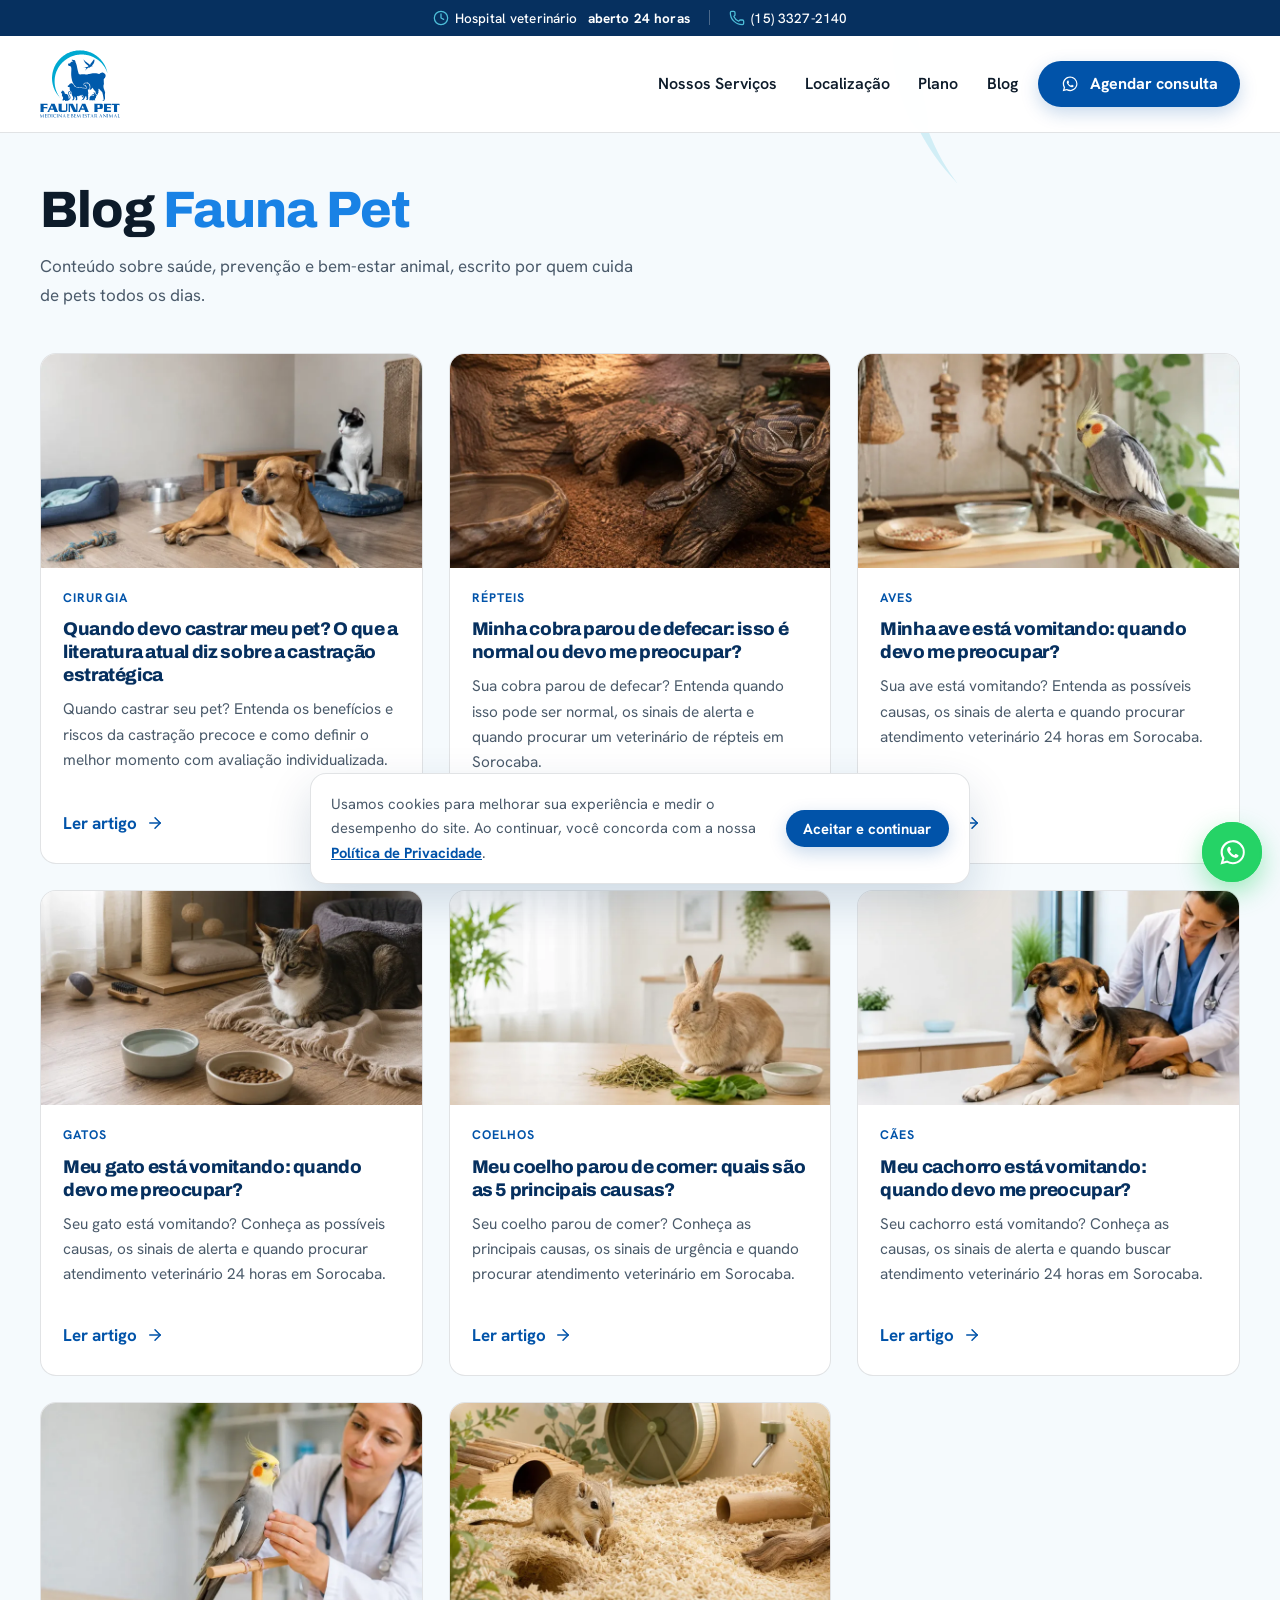
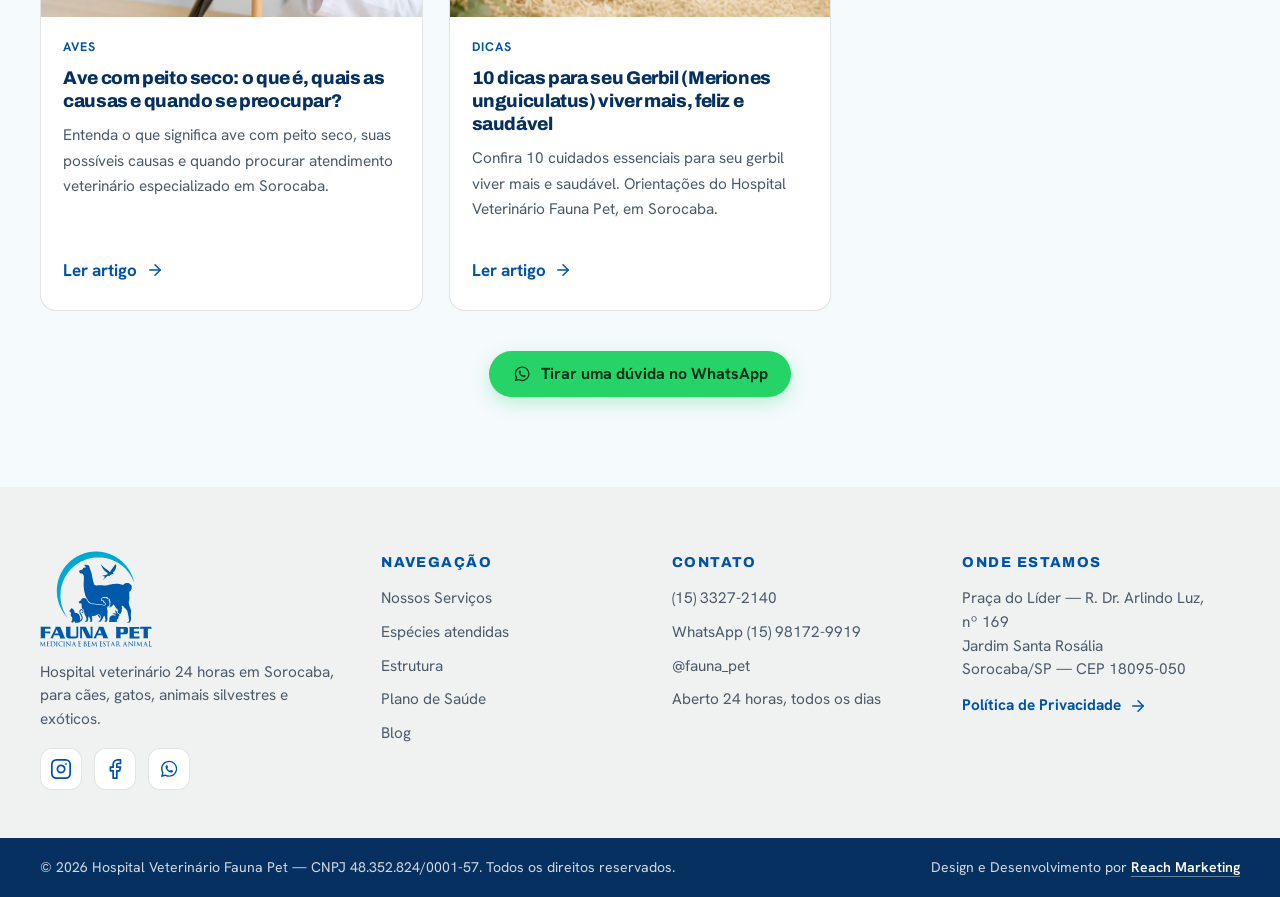
<file: blog/index.html>
<!DOCTYPE html>
<html lang="pt-BR">
<head>
<meta name="robots" content="noindex,nofollow">
<meta charset="utf-8">
<meta name="viewport" content="width=device-width, initial-scale=1">
<title>Blog Fauna Pet — saúde e bem-estar animal | Hospital Veterinário 24h Sorocaba</title>
<meta name="description" content="Artigos sobre saúde, prevenção e bem-estar de cães, gatos, aves, répteis e pequenos mamíferos, escritos pela equipe do Hospital Veterinário Fauna Pet.">
<meta name="theme-color" content="#0153A9">
<link rel="canonical" href="https://faunapet.com.br/blog/">
<meta property="og:type" content="article">
<meta property="og:locale" content="pt_BR">
<meta property="og:site_name" content="Fauna Pet">
<meta property="og:title" content="Blog Fauna Pet — saúde e bem-estar animal | Hospital Veterinário 24h Sorocaba">
<meta property="og:description" content="Artigos sobre saúde, prevenção e bem-estar de cães, gatos, aves, répteis e pequenos mamíferos, escritos pela equipe do Hospital Veterinário Fauna Pet.">
<meta property="og:url" content="https://faunapet.com.br/blog/">

<link rel="icon" href="../assets/img/marca/favicon.svg" type="image/svg+xml">
<link rel="preload" href="../assets/fonts/archivo-latin.woff2" as="font" type="font/woff2" crossorigin>
<link rel="preload" href="../assets/fonts/hanken-grotesk-latin.woff2" as="font" type="font/woff2" crossorigin>
<link rel="stylesheet" href="../assets/css/style.css?v=20260831a">
<script>document.documentElement.className+=' js';</script>

</head>
<body>
<svg width="0" height="0" class="svg-sprite" aria-hidden="true" focusable="false" style="position:absolute">
  <symbol id="ic-wa" viewBox="0 0 32 32"><path fill="currentColor" d="M19.11 17.205c-.372 0-1.088 1.39-1.518 1.39a.63.63 0 0 1-.315-.1c-.802-.402-1.504-.817-2.163-1.447-.545-.516-1.146-1.29-1.46-1.963a.426.426 0 0 1-.073-.215c0-.33.99-.945.99-1.49 0-.143-.73-2.09-.832-2.335-.143-.372-.214-.487-.6-.487-.187 0-.36-.043-.53-.043-.302 0-.53.115-.746.315-.688.645-1.032 1.318-1.06 2.264v.114c-.015.99.472 1.977 1.017 2.78 1.23 1.82 2.506 3.41 4.554 4.34.616.287 2.035.888 2.722.888.817 0 2.15-.515 2.478-1.318.13-.33.244-.7.244-1.075 0-.058 0-.143-.03-.215-.1-.172-2.434-1.39-2.85-1.39zm-3.024 8.182h-.014c-1.706 0-3.382-.46-4.844-1.318l-.345-.215-3.595.945.96-3.51-.23-.36a9.745 9.745 0 0 1-1.49-5.19c0-5.373 4.382-9.755 9.77-9.755 2.607 0 5.056 1.017 6.9 2.866a9.65 9.65 0 0 1 2.854 6.9c-.014 5.372-4.396 9.74-9.625 9.74zm8.293-18.052A11.622 11.622 0 0 0 16.084 4C9.66 4 4.43 9.23 4.43 15.654c0 2.05.545 4.057 1.575 5.82L4.33 27.69l6.37-1.674a11.624 11.624 0 0 0 5.56 1.418h.015c6.41 0 11.654-5.23 11.654-11.654a11.59 11.59 0 0 0-3.423-8.282z"/></symbol>
  <symbol id="ic-google" viewBox="0 0 48 48"><path fill="#4285F4" d="M45.12 24.5c0-1.56-.14-3.06-.4-4.5H24v8.51h11.84c-.51 2.75-2.06 5.08-4.39 6.64v5.52h7.11c4.16-3.83 6.56-9.47 6.56-16.17z"/><path fill="#34A853" d="M24 46c5.94 0 10.92-1.97 14.56-5.33l-7.11-5.52c-1.97 1.32-4.49 2.1-7.45 2.1-5.73 0-10.58-3.87-12.31-9.07H4.34v5.7C7.96 41.07 15.4 46 24 46z"/><path fill="#FBBC05" d="M11.69 28.18C11.25 26.86 11 25.45 11 24s.25-2.86.69-4.18v-5.7H4.34C2.85 17.09 2 20.45 2 24s.85 6.91 2.34 9.88l7.35-5.7z"/><path fill="#EA4335" d="M24 10.75c3.23 0 6.13 1.11 8.41 3.29l6.31-6.31C34.91 4.18 29.93 2 24 2 15.4 2 7.96 6.93 4.34 14.12l7.35 5.7c1.73-5.2 6.58-9.07 12.31-9.07z"/></symbol>
  <symbol id="ic-pin" viewBox="0 0 24 24" fill="none" stroke="currentColor" stroke-width="1.9" stroke-linecap="round" stroke-linejoin="round"><path d="M20 10c0 4.993-5.539 10.193-7.399 11.799a1 1 0 0 1-1.202 0C9.539 20.193 4 14.993 4 10a8 8 0 0 1 16 0"/><circle cx="12" cy="10" r="3"/></symbol>
  <symbol id="ic-mail" viewBox="0 0 24 24" fill="none" stroke="currentColor" stroke-width="1.9" stroke-linecap="round" stroke-linejoin="round"><rect x="2" y="4" width="20" height="16" rx="2"/><path d="m22 7-8.97 5.7a1.94 1.94 0 0 1-2.06 0L2 7"/></symbol>
  <symbol id="ic-phone" viewBox="0 0 24 24" fill="none" stroke="currentColor" stroke-width="1.9" stroke-linecap="round" stroke-linejoin="round"><path d="M13.832 16.568a1 1 0 0 0 1.213-.303l.355-.465A2 2 0 0 1 17 15h3a2 2 0 0 1 2 2v3a2 2 0 0 1-2 2A18 18 0 0 1 2 4a2 2 0 0 1 2-2h3a2 2 0 0 1 2 2v3a2 2 0 0 1-.8 1.6l-.468.351a1 1 0 0 0-.292 1.233 14 14 0 0 0 6.392 6.384"/></symbol>
  <symbol id="ic-instagram" viewBox="0 0 24 24" fill="none" stroke="currentColor" stroke-width="1.9" stroke-linecap="round" stroke-linejoin="round"><rect width="20" height="20" x="2" y="2" rx="5" ry="5"/><path d="M16 11.37A4 4 0 1 1 12.63 8 4 4 0 0 1 16 11.37z"/><line x1="17.5" x2="17.51" y1="6.5" y2="6.5"/></symbol>
  <symbol id="ic-facebook" viewBox="0 0 24 24" fill="none" stroke="currentColor" stroke-width="1.9" stroke-linecap="round" stroke-linejoin="round"><path d="M18 2h-3a5 5 0 0 0-5 5v3H7v4h3v8h4v-8h3l1-4h-4V7a1 1 0 0 1 1-1h3z"/></symbol>
  <symbol id="ic-clock" viewBox="0 0 24 24" fill="none" stroke="currentColor" stroke-width="1.9" stroke-linecap="round" stroke-linejoin="round"><circle cx="12" cy="12" r="10"/><path d="M12 6v6l4 2"/></symbol>
  <symbol id="ic-seta" viewBox="0 0 24 24" fill="none" stroke="currentColor" stroke-width="2" stroke-linecap="round" stroke-linejoin="round"><path d="M5 12h14"/><path d="m12 5 7 7-7 7"/></symbol>
  <symbol id="ic-chevron" viewBox="0 0 24 24" fill="none" stroke="currentColor" stroke-width="2.2" stroke-linecap="round" stroke-linejoin="round"><path d="m6 9 6 6 6-6"/></symbol>
  <symbol id="ic-estrela" viewBox="0 0 24 24" fill="currentColor" stroke="none"><path d="M11.525 2.295a.53.53 0 0 1 .95 0l2.31 4.679a2.123 2.123 0 0 0 1.595 1.16l5.166.756a.53.53 0 0 1 .294.904l-3.736 3.638a2.123 2.123 0 0 0-.611 1.878l.882 5.14a.53.53 0 0 1-.771.56l-4.618-2.428a2.122 2.122 0 0 0-1.973 0L6.396 21.01a.53.53 0 0 1-.77-.56l.881-5.139a2.122 2.122 0 0 0-.611-1.879L2.16 9.795a.53.53 0 0 1 .294-.906l5.165-.755a2.122 2.122 0 0 0 1.597-1.16z"/></symbol>
  <symbol id="ic-escudo" viewBox="0 0 24 24" fill="none" stroke="currentColor" stroke-width="1.9" stroke-linecap="round" stroke-linejoin="round"><path d="M20 13c0 5-3.5 7.5-7.66 8.95a1 1 0 0 1-.67-.01C7.5 20.5 4 18 4 13V6a1 1 0 0 1 1-1c2 0 4.5-1.2 6.24-2.72a1.17 1.17 0 0 1 1.52 0C14.51 3.81 17 5 19 5a1 1 0 0 1 1 1z"/><path d="m9 12 2 2 4-4"/></symbol>
  <symbol id="ic-estetoscopio" viewBox="0 0 24 24" fill="none" stroke="currentColor" stroke-width="1.9" stroke-linecap="round" stroke-linejoin="round"><path d="M11 2v2"/><path d="M5 2v2"/><path d="M5 3H4a2 2 0 0 0-2 2v4a6 6 0 0 0 12 0V5a2 2 0 0 0-2-2h-1"/><path d="M8 15a6 6 0 0 0 12 0v-3"/><circle cx="20" cy="10" r="2"/></symbol>
  <symbol id="ic-coracao" viewBox="0 0 24 24" fill="none" stroke="currentColor" stroke-width="1.9" stroke-linecap="round" stroke-linejoin="round"><path d="M2 9.5a5.5 5.5 0 0 1 9.591-3.676.56.56 0 0 0 .818 0A5.49 5.49 0 0 1 22 9.5c0 2.29-1.5 4-3 5.5l-5.492 5.313a2 2 0 0 1-3 .019L5 15c-1.5-1.5-3-3.2-3-5.5"/><path d="M3.22 13H9.5l.5-1 2 4.5 2-7 1.5 3.5h5.27"/></symbol>
  <symbol id="ic-menu" viewBox="0 0 24 24" fill="none" stroke="currentColor" stroke-width="2" stroke-linecap="round" stroke-linejoin="round"><path d="M4 5h16"/><path d="M4 12h16"/><path d="M4 19h16"/></symbol>
  <symbol id="ic-x" viewBox="0 0 24 24" fill="none" stroke="currentColor" stroke-width="2" stroke-linecap="round" stroke-linejoin="round"><path d="M18 6 6 18"/><path d="m6 6 12 12"/></symbol>
</svg>

<div class="topbar">
  <div class="wrap">
    <span class="topbar-item"><svg class="ic"><use href="#ic-clock"/></svg> Hospital veterinário <strong>&nbsp;aberto 24 horas</strong></span>
    <span class="topbar-sep"></span>
    <a class="topbar-item esconde-mobile" href="tel:+551533272140"><svg class="ic"><use href="#ic-phone"/></svg> (15) 3327-2140</a>
  </div>
</div>

<header class="site-header">
  <div class="wrap">
    <a class="brand" href="../" aria-label="Fauna Pet — página inicial">
      <img src="../assets/img/marca/logo-fauna-pet-compacto.svg" alt="Fauna Pet — Medicina e Bem Estar Animal" width="80" height="68">
    </a>
    <nav class="nav" aria-label="Menu principal">
      <a href="../#servicos">Nossos Serviços</a>
      <a href="../#localizacao">Localização</a>
      <a href="../#plano">Plano</a>
      <a href="../blog/">Blog</a>
    </nav>
    <a class="btn header-cta" href="https://wa.me/5515981729919?text=Ol%C3%A1%2C%20vim%20pelo%20blog%20e%20gostaria%20de%20falar%20com%20a%20equipe%20da%20Fauna%20Pet." target="_blank" rel="noopener">
      <svg class="ic"><use href="#ic-wa"/></svg> Agendar consulta
    </a>
    <button class="btn-menu" type="button" aria-label="Abrir menu"><svg class="ic"><use href="#ic-menu"/></svg></button>
  </div>
</header>

<div class="menu-mobile" role="dialog" aria-label="Menu">
  <div class="menu-mobile-topo"><button type="button" aria-label="Fechar menu"><svg class="ic"><use href="#ic-x"/></svg></button></div>
  <nav aria-label="Menu mobile">
    <a href="../#servicos">Nossos Serviços</a>
    <a href="../#especies">Espécies atendidas</a>
    <a href="../#estrutura">Estrutura</a>
    <a href="../#plano">Plano de Saúde</a>
    <a href="../#localizacao">Localização</a>
    <a href="../blog/">Blog</a>
  </nav>
  <a class="btn btn--wa" href="https://wa.me/5515981729919?text=Ol%C3%A1%2C%20vim%20pelo%20blog%20e%20gostaria%20de%20falar%20com%20a%20equipe%20da%20Fauna%20Pet." target="_blank" rel="noopener">
    <svg class="ic"><use href="#ic-wa"/></svg> Quero Agendar uma Consulta!
  </a>
</div>

<main>
  <section class="sec bg-osso" style="padding-top:calc(var(--topbar-h) + var(--header-h) + clamp(28px,4vw,52px))">
    <span class="arco arco--a" aria-hidden="true"></span>
    <div class="wrap">
      <div class="sec-head reveal">
        <h2 style="font-size:clamp(2.1rem,4.6vw,3.2rem)">Blog <em>Fauna Pet</em></h2>
        <p>Conteúdo sobre saúde, prevenção e bem-estar animal, escrito por quem cuida de pets todos os dias.</p>
      </div>
      <div class="grade grade--3 reveal-stagger">
      <article class="post">
        <a class="post-foto" href="../blog/quando-castrar-meu-pet/"><img src="../assets/img/blog/quando-castrar-meu-pet-fauna-pet-sorocaba-800.webp" srcset="../assets/img/blog/quando-castrar-meu-pet-fauna-pet-sorocaba-800.webp 800w, ../assets/img/blog/quando-castrar-meu-pet-fauna-pet-sorocaba.webp 1600w" sizes="(max-width:640px) 92vw, (max-width:1080px) 46vw, 30vw" alt="Cão, gato e coelho durante avaliação individual antes da castração" width="800" height="450" fetchpriority="high" decoding="async"></a>
        <div class="post-corpo">
          <span class="cat">Cirurgia</span>
          <h3><a href="../blog/quando-castrar-meu-pet/">Quando devo castrar meu pet? O que a literatura atual diz sobre a castração estratégica</a></h3>
          <p>Quando castrar seu pet? Entenda os benefícios e riscos da castração precoce e como definir o melhor momento com avaliação individualizada.</p>
          <a class="link-seta" href="../blog/quando-castrar-meu-pet/">Ler artigo <svg class="ic"><use href="#ic-seta"/></svg></a>
        </div>
      </article>
      <article class="post">
        <a class="post-foto" href="../blog/cobra-parou-de-defecar/"><img src="../assets/img/blog/cobra-parou-de-defecar-fauna-pet-sorocaba-800.webp" srcset="../assets/img/blog/cobra-parou-de-defecar-fauna-pet-sorocaba-800.webp 800w, ../assets/img/blog/cobra-parou-de-defecar-fauna-pet-sorocaba.webp 1600w" sizes="(max-width:640px) 92vw, (max-width:1080px) 46vw, 30vw" alt="Cobra tranquila em terrário com temperatura e manejo adequados" width="800" height="450" loading="lazy" decoding="async"></a>
        <div class="post-corpo">
          <span class="cat">Répteis</span>
          <h3><a href="../blog/cobra-parou-de-defecar/">Minha cobra parou de defecar: isso é normal ou devo me preocupar?</a></h3>
          <p>Sua cobra parou de defecar? Entenda quando isso pode ser normal, os sinais de alerta e quando procurar um veterinário de répteis em Sorocaba.</p>
          <a class="link-seta" href="../blog/cobra-parou-de-defecar/">Ler artigo <svg class="ic"><use href="#ic-seta"/></svg></a>
        </div>
      </article>
      <article class="post">
        <a class="post-foto" href="../blog/ave-vomitando/"><img src="../assets/img/blog/ave-vomitando-fauna-pet-sorocaba-800.webp" srcset="../assets/img/blog/ave-vomitando-fauna-pet-sorocaba-800.webp 800w, ../assets/img/blog/ave-vomitando-fauna-pet-sorocaba.webp 1600w" sizes="(max-width:640px) 92vw, (max-width:1080px) 46vw, 30vw" alt="Ave com leve indisposição em ambiente seguro e enriquecido" width="800" height="450" loading="lazy" decoding="async"></a>
        <div class="post-corpo">
          <span class="cat">Aves</span>
          <h3><a href="../blog/ave-vomitando/">Minha ave está vomitando: quando devo me preocupar?</a></h3>
          <p>Sua ave está vomitando? Entenda as possíveis causas, os sinais de alerta e quando procurar atendimento veterinário 24 horas em Sorocaba.</p>
          <a class="link-seta" href="../blog/ave-vomitando/">Ler artigo <svg class="ic"><use href="#ic-seta"/></svg></a>
        </div>
      </article>
      <article class="post">
        <a class="post-foto" href="../blog/gato-vomitando/"><img src="../assets/img/blog/gato-vomitando-fauna-pet-sorocaba-800.webp" srcset="../assets/img/blog/gato-vomitando-fauna-pet-sorocaba-800.webp 800w, ../assets/img/blog/gato-vomitando-fauna-pet-sorocaba.webp 1600w" sizes="(max-width:640px) 92vw, (max-width:1080px) 46vw, 30vw" alt="Gato com leve indisposição próximo às tigelas de água e alimento" width="800" height="450" loading="lazy" decoding="async"></a>
        <div class="post-corpo">
          <span class="cat">Gatos</span>
          <h3><a href="../blog/gato-vomitando/">Meu gato está vomitando: quando devo me preocupar?</a></h3>
          <p>Seu gato está vomitando? Conheça as possíveis causas, os sinais de alerta e quando procurar atendimento veterinário 24 horas em Sorocaba.</p>
          <a class="link-seta" href="../blog/gato-vomitando/">Ler artigo <svg class="ic"><use href="#ic-seta"/></svg></a>
        </div>
      </article>
      <article class="post">
        <a class="post-foto" href="../blog/coelho-parou-de-comer/"><img src="../assets/img/blog/coelho-parou-de-comer-fauna-pet-sorocaba-800.webp" srcset="../assets/img/blog/coelho-parou-de-comer-fauna-pet-sorocaba-800.webp 800w, ../assets/img/blog/coelho-parou-de-comer-fauna-pet-sorocaba.webp 1600w" sizes="(max-width:640px) 92vw, (max-width:1080px) 46vw, 30vw" alt="Coelho sem apetite em avaliação veterinária especializada em Sorocaba" width="800" height="450" loading="lazy" decoding="async"></a>
        <div class="post-corpo">
          <span class="cat">Coelhos</span>
          <h3><a href="../blog/coelho-parou-de-comer/">Meu coelho parou de comer: quais são as 5 principais causas?</a></h3>
          <p>Seu coelho parou de comer? Conheça as principais causas, os sinais de urgência e quando procurar atendimento veterinário em Sorocaba.</p>
          <a class="link-seta" href="../blog/coelho-parou-de-comer/">Ler artigo <svg class="ic"><use href="#ic-seta"/></svg></a>
        </div>
      </article>
      <article class="post">
        <a class="post-foto" href="../blog/cachorro-vomitando/"><img src="../assets/img/blog/cachorro-vomitando-fauna-pet-sorocaba-800.webp" srcset="../assets/img/blog/cachorro-vomitando-fauna-pet-sorocaba-800.webp 800w, ../assets/img/blog/cachorro-vomitando-fauna-pet-sorocaba.webp 1600w" sizes="(max-width:640px) 92vw, (max-width:1080px) 46vw, 30vw" alt="Cachorro em avaliação veterinária por apresentar vômito em Sorocaba" width="800" height="450" loading="lazy" decoding="async"></a>
        <div class="post-corpo">
          <span class="cat">Cães</span>
          <h3><a href="../blog/cachorro-vomitando/">Meu cachorro está vomitando: quando devo me preocupar?</a></h3>
          <p>Seu cachorro está vomitando? Conheça as causas, os sinais de alerta e quando buscar atendimento veterinário 24 horas em Sorocaba.</p>
          <a class="link-seta" href="../blog/cachorro-vomitando/">Ler artigo <svg class="ic"><use href="#ic-seta"/></svg></a>
        </div>
      </article>
      <article class="post">
        <a class="post-foto" href="../blog/ave-com-peito-seco/"><img src="../assets/img/blog/ave-com-peito-seco-fauna-pet-sorocaba-800.webp" srcset="../assets/img/blog/ave-com-peito-seco-fauna-pet-sorocaba-800.webp 800w, ../assets/img/blog/ave-com-peito-seco-fauna-pet-sorocaba.webp 1600w" sizes="(max-width:640px) 92vw, (max-width:1080px) 46vw, 30vw" alt="Ave de companhia em poleiro representando cuidados com perda de peso e peito seco" width="800" height="450" loading="lazy" decoding="async"></a>
        <div class="post-corpo">
          <span class="cat">Aves</span>
          <h3><a href="../blog/ave-com-peito-seco/">Ave com peito seco: o que é, quais as causas e quando se preocupar?</a></h3>
          <p>Entenda o que significa ave com peito seco, suas possíveis causas e quando procurar atendimento veterinário especializado em Sorocaba.</p>
          <a class="link-seta" href="../blog/ave-com-peito-seco/">Ler artigo <svg class="ic"><use href="#ic-seta"/></svg></a>
        </div>
      </article>
      <article class="post">
        <a class="post-foto" href="../blog/10-dicas-cuidados-com-gerbil/"><img src="../assets/img/blog/10-dicas-cuidados-gerbil-fauna-pet-sorocaba-800.webp" srcset="../assets/img/blog/10-dicas-cuidados-gerbil-fauna-pet-sorocaba-800.webp 800w, ../assets/img/blog/10-dicas-cuidados-gerbil-fauna-pet-sorocaba.webp 1600w" sizes="(max-width:640px) 92vw, (max-width:1080px) 46vw, 30vw" alt="Gerbil saudável em recinto enriquecido com substrato, toca e roda de exercício" width="800" height="450" loading="lazy" decoding="async"></a>
        <div class="post-corpo">
          <span class="cat">Dicas</span>
          <h3><a href="../blog/10-dicas-cuidados-com-gerbil/">10 dicas para seu Gerbil (Meriones unguiculatus) viver mais, feliz e saudável</a></h3>
          <p>Confira 10 cuidados essenciais para seu gerbil viver mais e saudável. Orientações do Hospital Veterinário Fauna Pet, em Sorocaba.</p>
          <a class="link-seta" href="../blog/10-dicas-cuidados-com-gerbil/">Ler artigo <svg class="ic"><use href="#ic-seta"/></svg></a>
        </div>
      </article>
    </div>
      <div class="cta-dobra reveal">
        <a class="btn btn--wa" href="https://wa.me/5515981729919?text=Ol%C3%A1%2C%20vim%20pelo%20blog%20e%20gostaria%20de%20falar%20com%20a%20equipe%20da%20Fauna%20Pet." target="_blank" rel="noopener">
          <svg class="ic"><use href="#ic-wa"/></svg> Tirar uma dúvida no WhatsApp
        </a>
      </div>
    </div>
  </section>
</main>

<footer class="rodape">
  <div class="wrap rodape-grid">
    <div>
      <img class="logo" src="../assets/img/marca/logo-fauna-pet-compacto.svg" alt="Fauna Pet — Medicina e Bem Estar Animal" width="112" height="96">
      <p style="margin-top:14px">Hospital veterinário 24 horas em Sorocaba, para cães, gatos, animais silvestres e exóticos.</p>
      <div class="rodape-social">
        <a href="https://www.instagram.com/fauna_pet/" target="_blank" rel="noopener" aria-label="Instagram da Fauna Pet"><svg class="ic"><use href="#ic-instagram"/></svg></a>
        <a href="https://www.facebook.com/clinicaveterinariafaunapet/" target="_blank" rel="noopener" aria-label="Facebook da Fauna Pet"><svg class="ic"><use href="#ic-facebook"/></svg></a>
        <a href="https://wa.me/5515981729919" target="_blank" rel="noopener" aria-label="WhatsApp da Fauna Pet"><svg class="ic"><use href="#ic-wa"/></svg></a>
      </div>
    </div>
    <div>
      <p class="rodape-titulo">Navegação</p>
      <ul>
        <li><a href="../#servicos">Nossos Serviços</a></li>
        <li><a href="../#especies">Espécies atendidas</a></li>
        <li><a href="../#estrutura">Estrutura</a></li>
        <li><a href="../#plano">Plano de Saúde</a></li>
        <li><a href="../blog/">Blog</a></li>
      </ul>
    </div>
    <div>
      <p class="rodape-titulo">Contato</p>
      <ul>
        <li><a href="tel:+551533272140">(15) 3327-2140</a></li>
        <li><a href="https://wa.me/5515981729919" target="_blank" rel="noopener">WhatsApp (15) 98172-9919</a></li>
        <li><a href="https://www.instagram.com/fauna_pet/" target="_blank" rel="noopener">@fauna_pet</a></li>
        <li>Aberto 24 horas, todos os dias</li>
      </ul>
    </div>
    <div>
      <p class="rodape-titulo">Onde estamos</p>
      <address>
        Praça do Líder — R. Dr. Arlindo&nbsp;Luz, nº&nbsp;169<br>
        Jardim Santa Rosália<br>
        Sorocaba/SP — CEP 18095-050
      </address>
      <p style="margin-top:12px"><a class="link-seta" href="../#privacidade">Política de Privacidade <svg class="ic"><use href="#ic-seta"/></svg></a></p>
    </div>
  </div>
  <div class="rodape-base">
    <div class="wrap">
      <span>© <span id="ano">2026</span> Hospital Veterinário Fauna Pet — CNPJ 48.352.824/0001-57. Todos os direitos reservados.</span>
      <span>Design e Desenvolvimento por <a href="https://www.reachmarketing.com.br/" target="_blank" rel="noopener">Reach Marketing</a></span>
    </div>
  </div>
</footer>

<a class="wa-float" href="https://wa.me/5515981729919?text=Ol%C3%A1%2C%20vim%20pelo%20blog%20e%20gostaria%20de%20falar%20com%20a%20equipe%20da%20Fauna%20Pet." target="_blank" rel="noopener" aria-label="Falar no WhatsApp">
  <svg class="ic"><use href="#ic-wa"/></svg>
</a>

<div class="cookie" hidden>
  <p>Usamos cookies para melhorar sua experiência e medir o desempenho do site. Ao continuar, você concorda com a nossa <a href="../#privacidade">Política de Privacidade</a>.</p>
  <button class="btn" type="button">Aceitar e continuar</button>
</div>


<script src="../assets/js/main.js?v=20260908b" defer></script>
</body>
</html>
</file>
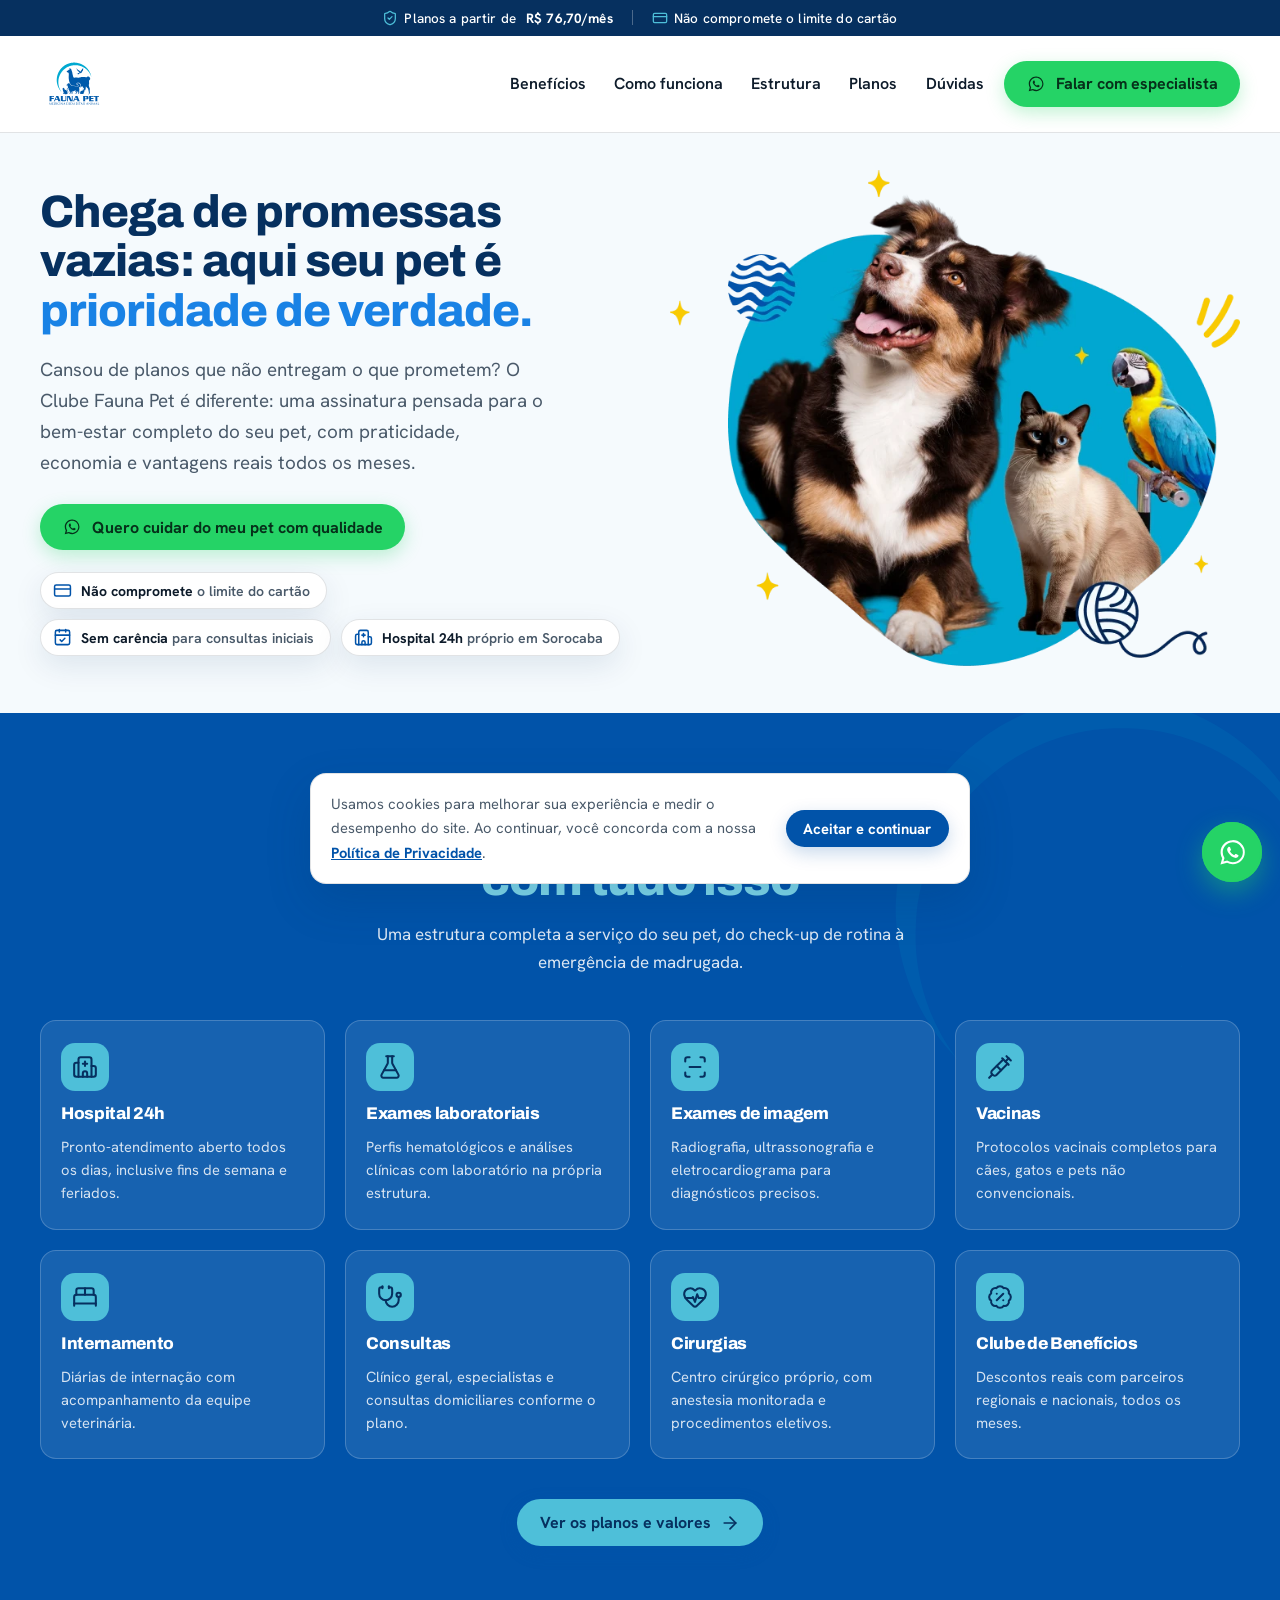
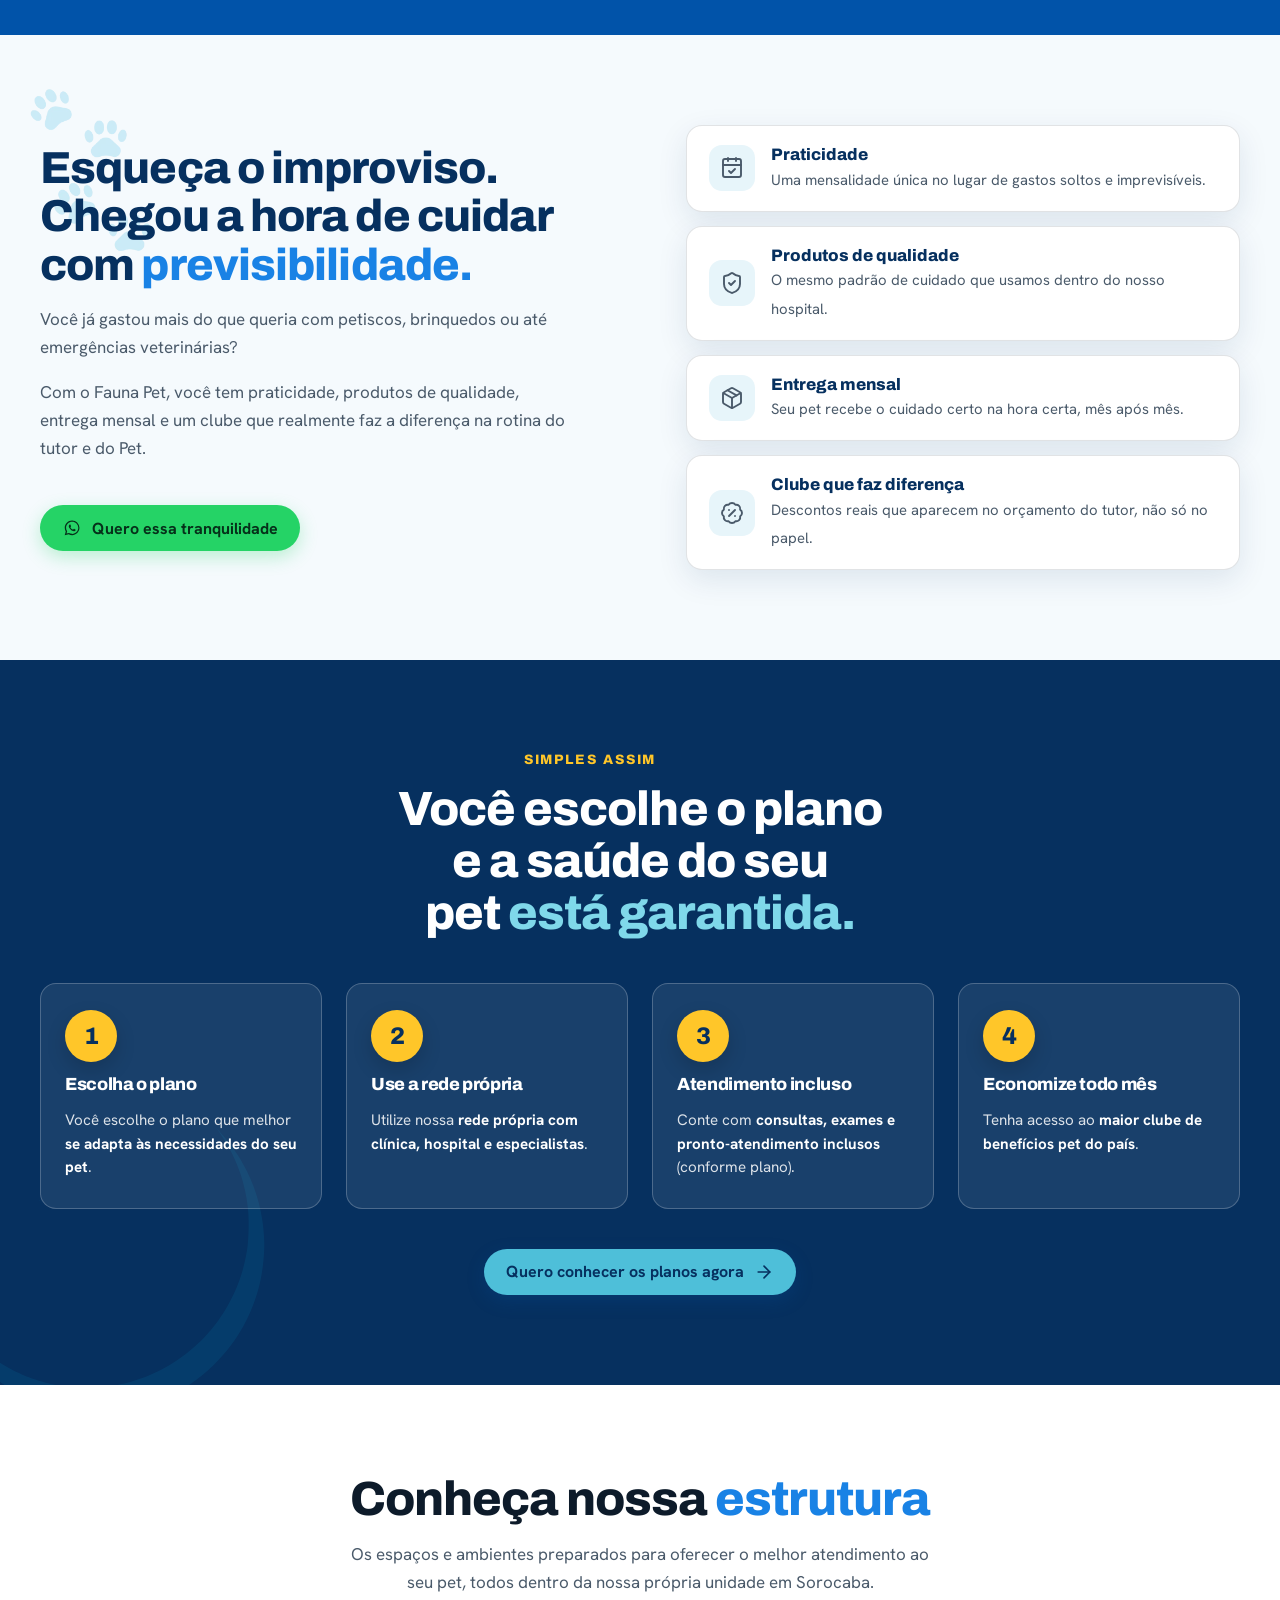
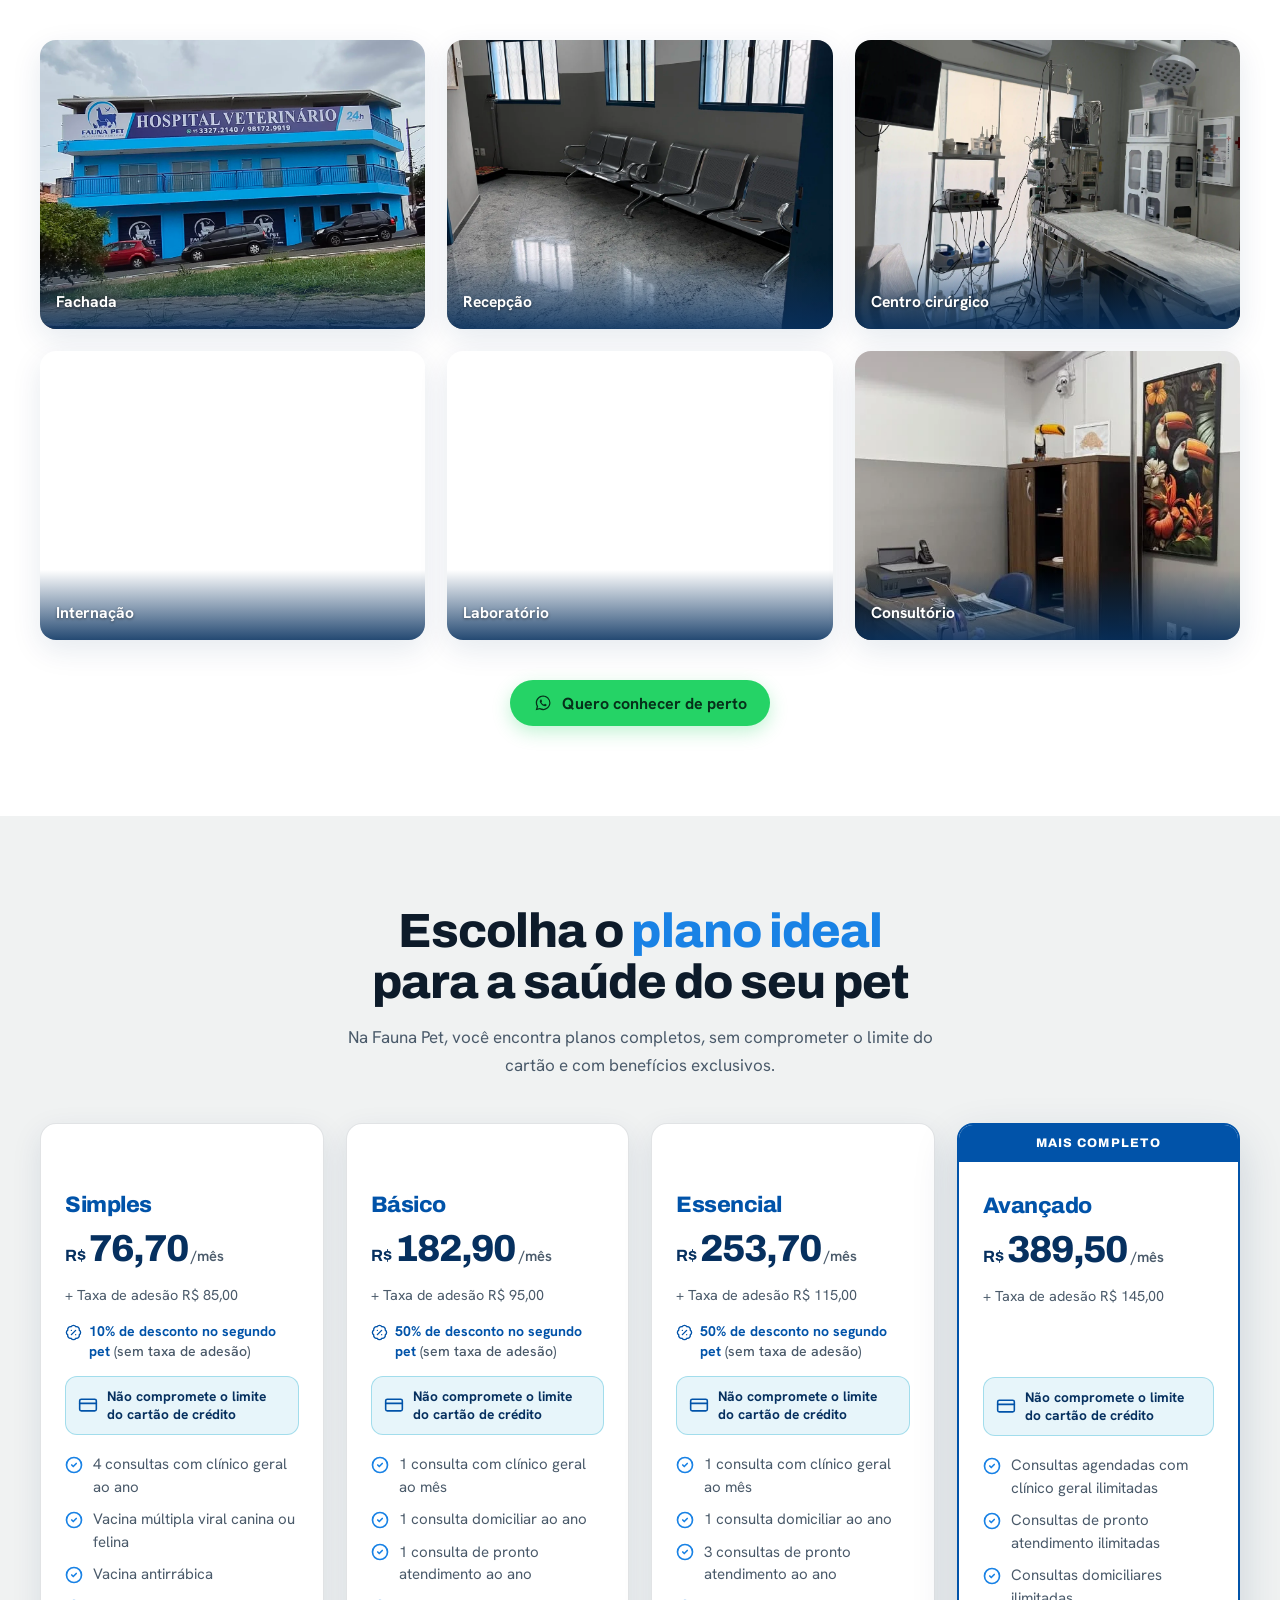
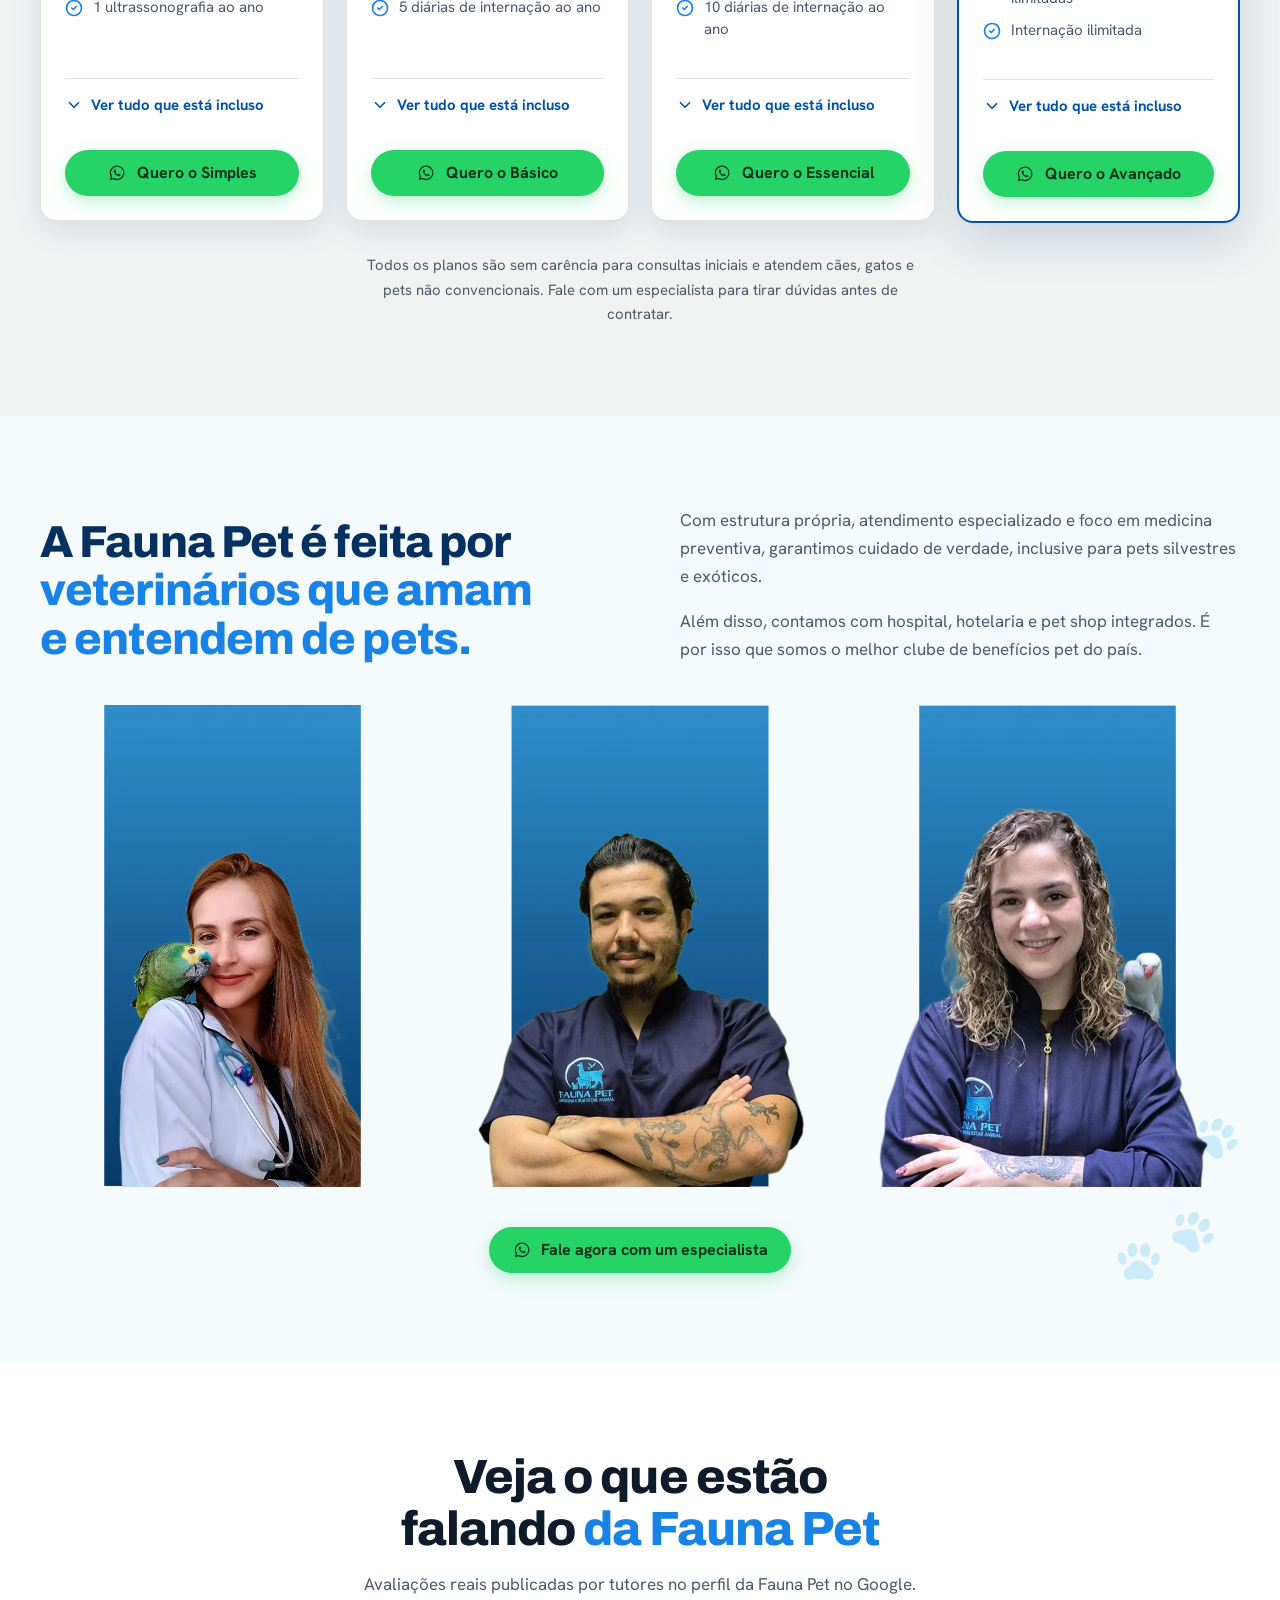
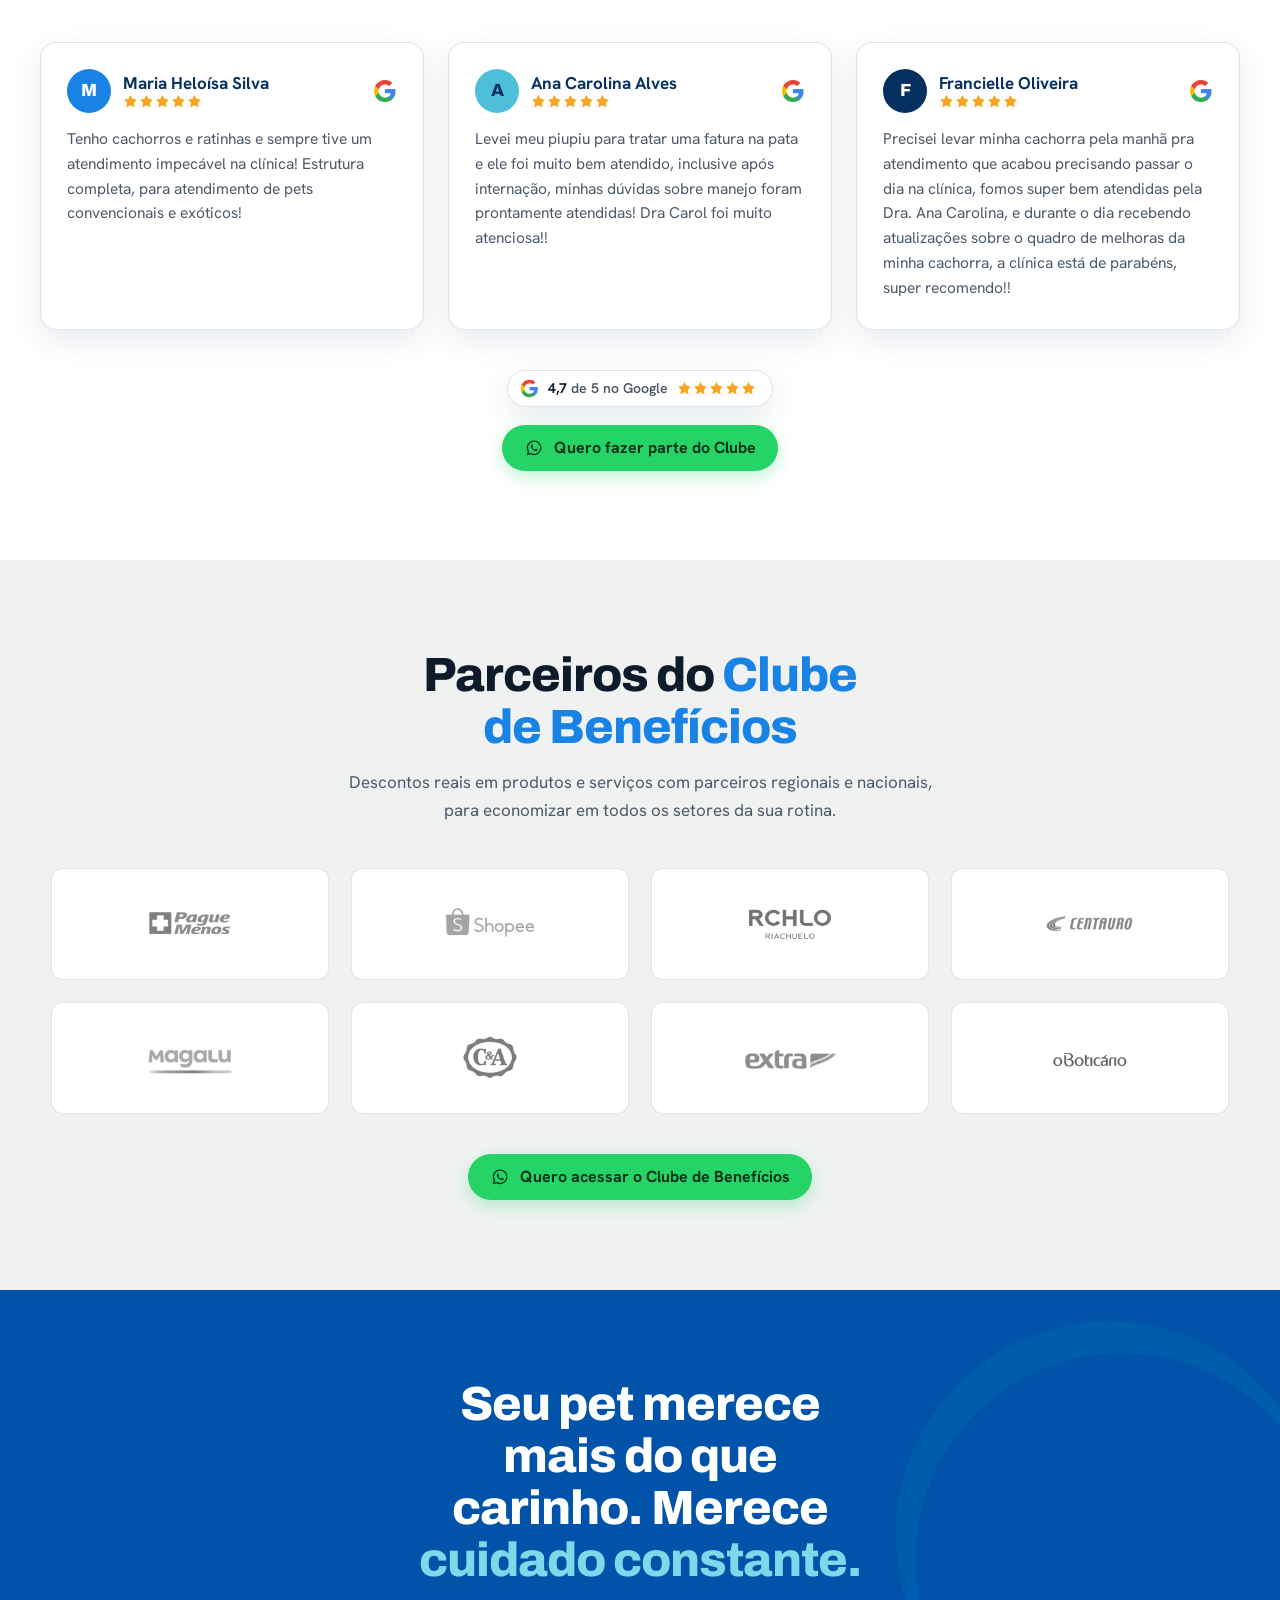
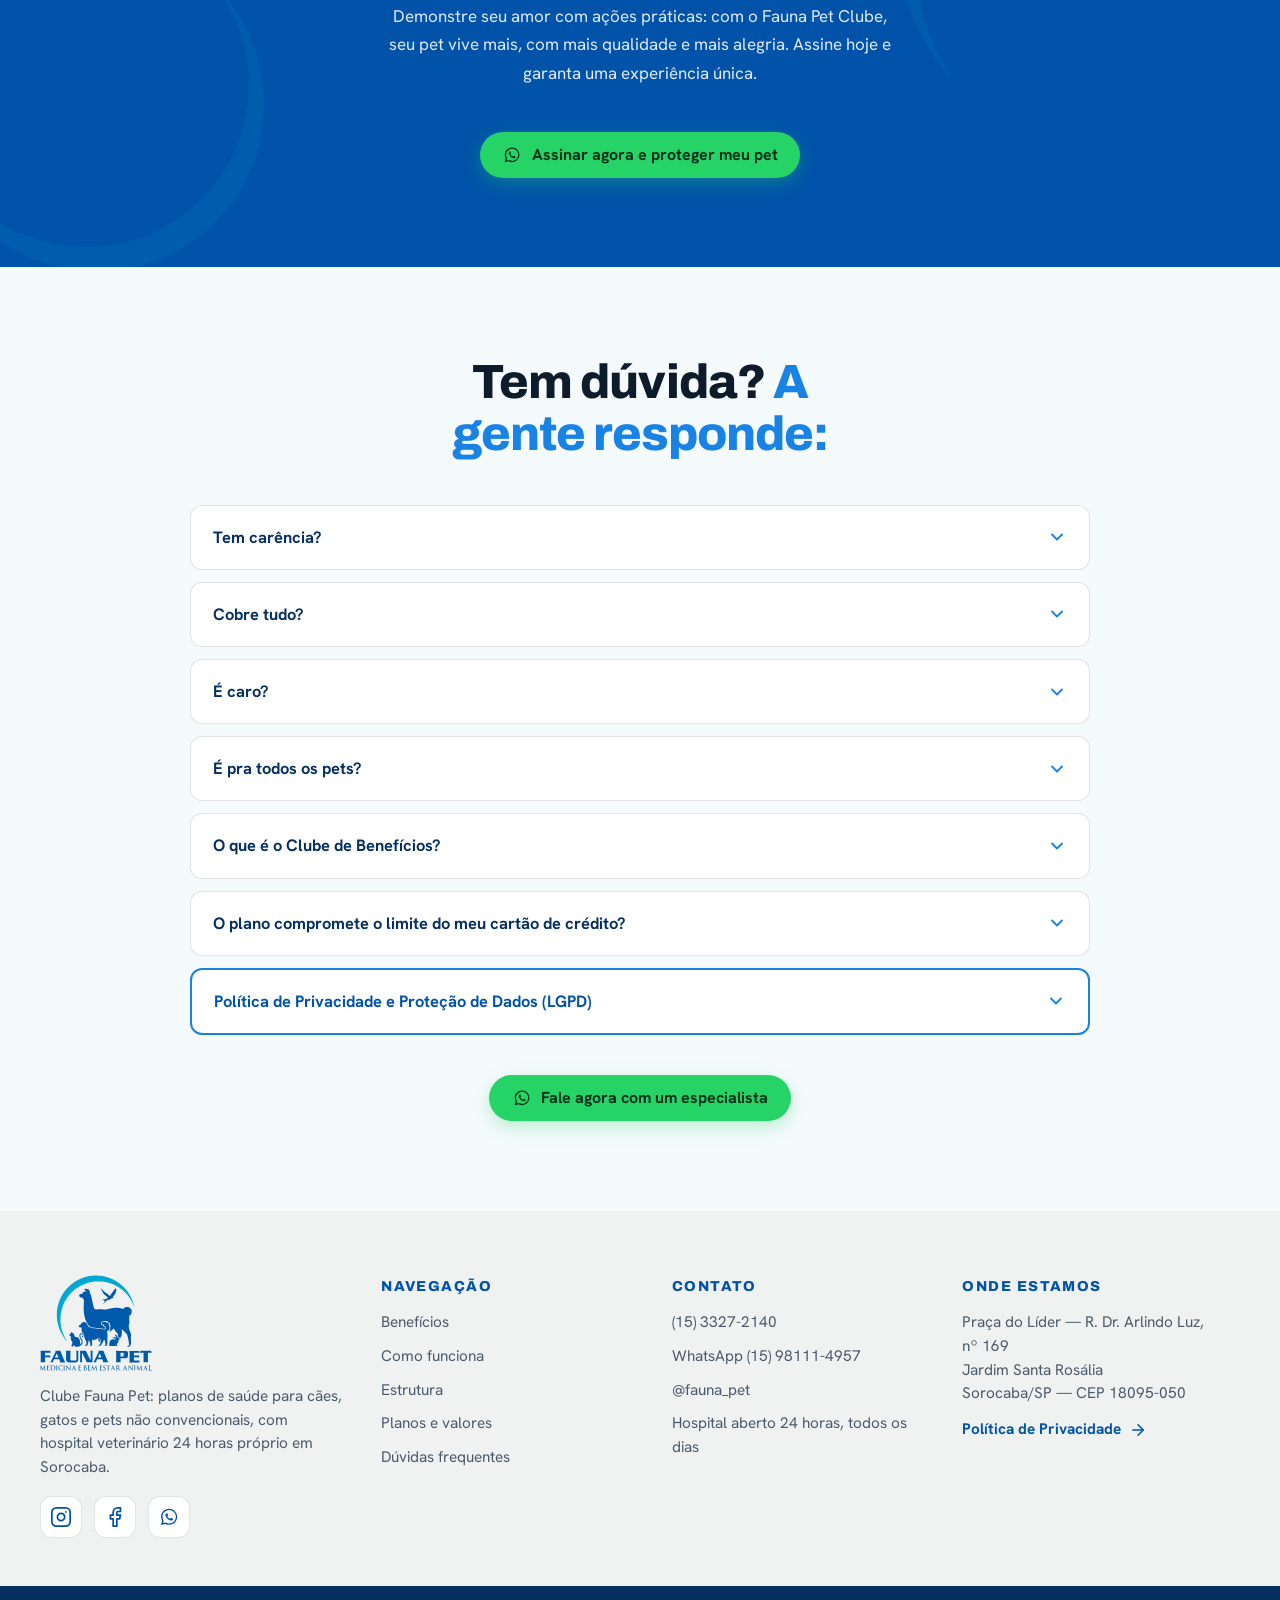
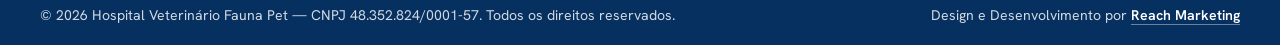
<file: clube/index.html>
<!DOCTYPE html>
<html lang="pt-BR">
<head>
<meta charset="utf-8">
<meta name="viewport" content="width=device-width, initial-scale=1">
<title>Clube Fauna Pet — Planos de Saúde Pet em Sorocaba | Cães, gatos, silvestres e exóticos</title>
<meta name="description" content="Planos de saúde pet a partir de R$ 76,70/mês, sem comprometer o limite do cartão de crédito. Consultas, exames, vacinas, internação e clube de benefícios com hospital veterinário 24h próprio em Sorocaba.">
<meta name="theme-color" content="#0153A9">
<link rel="canonical" href="https://faunapet.com.br/clube/">
<meta name="robots" content="noindex,nofollow">

<meta property="og:type" content="website">
<meta property="og:locale" content="pt_BR">
<meta property="og:site_name" content="Fauna Pet">
<meta property="og:title" content="Clube Fauna Pet — Planos de Saúde Pet em Sorocaba">
<meta property="og:description" content="Uma assinatura pensada para o bem-estar completo do seu pet, com praticidade, economia e vantagens reais todos os meses.">
<meta property="og:url" content="https://faunapet.com.br/clube/">
<meta property="og:image" content="https://faunapet.com.br/clube/assets/img/marca/hero-pets.webp">

<link rel="icon" href="assets/img/marca/favicon.svg" type="image/svg+xml">
<link rel="apple-touch-icon" href="assets/img/marca/logo-fauna-pet.svg">

<link rel="preload" href="assets/fonts/archivo-latin.woff2" as="font" type="font/woff2" crossorigin>
<link rel="preload" href="assets/fonts/hanken-grotesk-latin.woff2" as="font" type="font/woff2" crossorigin>
<link rel="preload" as="image" href="assets/img/marca/hero-pets.webp" fetchpriority="high"
      imagesrcset="assets/img/marca/hero-pets-480.webp 480w, assets/img/marca/hero-pets.webp 697w"
      imagesizes="(max-width:900px) 92vw, 46vw">
<link rel="stylesheet" href="assets/css/style.css?v=20261013a">
<script>document.documentElement.className+=' js';</script>

<script type="application/ld+json">
{
  "@context":"https://schema.org",
  "@type":"Product",
  "name":"Clube Fauna Pet — Planos de Saúde Pet",
  "brand":{"@type":"Brand","name":"Fauna Pet"},
  "description":"Planos de saúde para cães, gatos e pets não convencionais, com consultas, exames, vacinas, internação e clube de benefícios, atendidos pela estrutura própria da Fauna Pet em Sorocaba.",
  "url":"https://faunapet.com.br/clube/",
  "image":"https://faunapet.com.br/clube/assets/img/marca/hero-pets.webp",
  "offers":{
    "@type":"AggregateOffer",
    "priceCurrency":"BRL",
    "lowPrice":"76.70",
    "highPrice":"389.50",
    "offerCount":"4",
    "availability":"https://schema.org/InStock"
  },
  "aggregateRating":{"@type":"AggregateRating","ratingValue":"4.7","reviewCount":"359"}
}
</script>
</head>
<body>

<!-- ===== SPRITE DE ÍCONES (fonte única — nunca redesenhar) ===== -->
<svg width="0" height="0" class="svg-sprite" aria-hidden="true" focusable="false" style="position:absolute">
  <symbol id="ic-wa" viewBox="0 0 32 32"><path fill="currentColor" d="M19.11 17.205c-.372 0-1.088 1.39-1.518 1.39a.63.63 0 0 1-.315-.1c-.802-.402-1.504-.817-2.163-1.447-.545-.516-1.146-1.29-1.46-1.963a.426.426 0 0 1-.073-.215c0-.33.99-.945.99-1.49 0-.143-.73-2.09-.832-2.335-.143-.372-.214-.487-.6-.487-.187 0-.36-.043-.53-.043-.302 0-.53.115-.746.315-.688.645-1.032 1.318-1.06 2.264v.114c-.015.99.472 1.977 1.017 2.78 1.23 1.82 2.506 3.41 4.554 4.34.616.287 2.035.888 2.722.888.817 0 2.15-.515 2.478-1.318.13-.33.244-.7.244-1.075 0-.058 0-.143-.03-.215-.1-.172-2.434-1.39-2.85-1.39zm-3.024 8.182h-.014c-1.706 0-3.382-.46-4.844-1.318l-.345-.215-3.595.945.96-3.51-.23-.36a9.745 9.745 0 0 1-1.49-5.19c0-5.373 4.382-9.755 9.77-9.755 2.607 0 5.056 1.017 6.9 2.866a9.65 9.65 0 0 1 2.854 6.9c-.014 5.372-4.396 9.74-9.625 9.74zm8.293-18.052A11.622 11.622 0 0 0 16.084 4C9.66 4 4.43 9.23 4.43 15.654c0 2.05.545 4.057 1.575 5.82L4.33 27.69l6.37-1.674a11.624 11.624 0 0 0 5.56 1.418h.015c6.41 0 11.654-5.23 11.654-11.654a11.59 11.59 0 0 0-3.423-8.282z"/></symbol>
  <symbol id="ic-google" viewBox="0 0 48 48"><path fill="#4285F4" d="M45.12 24.5c0-1.56-.14-3.06-.4-4.5H24v8.51h11.84c-.51 2.75-2.06 5.08-4.39 6.64v5.52h7.11c4.16-3.83 6.56-9.47 6.56-16.17z"/><path fill="#34A853" d="M24 46c5.94 0 10.92-1.97 14.56-5.33l-7.11-5.52c-1.97 1.32-4.49 2.1-7.45 2.1-5.73 0-10.58-3.87-12.31-9.07H4.34v5.7C7.96 41.07 15.4 46 24 46z"/><path fill="#FBBC05" d="M11.69 28.18C11.25 26.86 11 25.45 11 24s.25-2.86.69-4.18v-5.7H4.34C2.85 17.09 2 20.45 2 24s.85 6.91 2.34 9.88l7.35-5.7z"/><path fill="#EA4335" d="M24 10.75c3.23 0 6.13 1.11 8.41 3.29l6.31-6.31C34.91 4.18 29.93 2 24 2 15.4 2 7.96 6.93 4.34 14.12l7.35 5.7c1.73-5.2 6.58-9.07 12.31-9.07z"/></symbol>
  <symbol id="ic-pin" viewBox="0 0 24 24" fill="none" stroke="currentColor" stroke-width="1.9" stroke-linecap="round" stroke-linejoin="round"><path d="M20 10c0 4.993-5.539 10.193-7.399 11.799a1 1 0 0 1-1.202 0C9.539 20.193 4 14.993 4 10a8 8 0 0 1 16 0"/><circle cx="12" cy="10" r="3"/></symbol>
  <symbol id="ic-mail" viewBox="0 0 24 24" fill="none" stroke="currentColor" stroke-width="1.9" stroke-linecap="round" stroke-linejoin="round"><rect x="2" y="4" width="20" height="16" rx="2"/><path d="m22 7-8.97 5.7a1.94 1.94 0 0 1-2.06 0L2 7"/></symbol>
  <symbol id="ic-phone" viewBox="0 0 24 24" fill="none" stroke="currentColor" stroke-width="1.9" stroke-linecap="round" stroke-linejoin="round"><path d="M13.832 16.568a1 1 0 0 0 1.213-.303l.355-.465A2 2 0 0 1 17 15h3a2 2 0 0 1 2 2v3a2 2 0 0 1-2 2A18 18 0 0 1 2 4a2 2 0 0 1 2-2h3a2 2 0 0 1 2 2v3a2 2 0 0 1-.8 1.6l-.468.351a1 1 0 0 0-.292 1.233 14 14 0 0 0 6.392 6.384"/></symbol>
  <symbol id="ic-instagram" viewBox="0 0 24 24" fill="none" stroke="currentColor" stroke-width="1.9" stroke-linecap="round" stroke-linejoin="round"><rect width="20" height="20" x="2" y="2" rx="5" ry="5"/><path d="M16 11.37A4 4 0 1 1 12.63 8 4 4 0 0 1 16 11.37z"/><line x1="17.5" x2="17.51" y1="6.5" y2="6.5"/></symbol>
  <symbol id="ic-facebook" viewBox="0 0 24 24" fill="none" stroke="currentColor" stroke-width="1.9" stroke-linecap="round" stroke-linejoin="round"><path d="M18 2h-3a5 5 0 0 0-5 5v3H7v4h3v8h4v-8h3l1-4h-4V7a1 1 0 0 1 1-1h3z"/></symbol>
  <symbol id="ic-clock" viewBox="0 0 24 24" fill="none" stroke="currentColor" stroke-width="1.9" stroke-linecap="round" stroke-linejoin="round"><circle cx="12" cy="12" r="10"/><path d="M12 6v6l4 2"/></symbol>
  <symbol id="ic-seta" viewBox="0 0 24 24" fill="none" stroke="currentColor" stroke-width="2" stroke-linecap="round" stroke-linejoin="round"><path d="M5 12h14"/><path d="m12 5 7 7-7 7"/></symbol>
  <symbol id="ic-chevron" viewBox="0 0 24 24" fill="none" stroke="currentColor" stroke-width="2.2" stroke-linecap="round" stroke-linejoin="round"><path d="m6 9 6 6 6-6"/></symbol>
  <symbol id="ic-estrela" viewBox="0 0 24 24" fill="currentColor" stroke="none"><path d="M11.525 2.295a.53.53 0 0 1 .95 0l2.31 4.679a2.123 2.123 0 0 0 1.595 1.16l5.166.756a.53.53 0 0 1 .294.904l-3.736 3.638a2.123 2.123 0 0 0-.611 1.878l.882 5.14a.53.53 0 0 1-.771.56l-4.618-2.428a2.122 2.122 0 0 0-1.973 0L6.396 21.01a.53.53 0 0 1-.77-.56l.881-5.139a2.122 2.122 0 0 0-.611-1.879L2.16 9.795a.53.53 0 0 1 .294-.906l5.165-.755a2.122 2.122 0 0 0 1.597-1.16z"/></symbol>
  <symbol id="ic-escudo" viewBox="0 0 24 24" fill="none" stroke="currentColor" stroke-width="1.9" stroke-linecap="round" stroke-linejoin="round"><path d="M20 13c0 5-3.5 7.5-7.66 8.95a1 1 0 0 1-.67-.01C7.5 20.5 4 18 4 13V6a1 1 0 0 1 1-1c2 0 4.5-1.2 6.24-2.72a1.17 1.17 0 0 1 1.52 0C14.51 3.81 17 5 19 5a1 1 0 0 1 1 1z"/><path d="m9 12 2 2 4-4"/></symbol>
  <symbol id="ic-estetoscopio" viewBox="0 0 24 24" fill="none" stroke="currentColor" stroke-width="1.9" stroke-linecap="round" stroke-linejoin="round"><path d="M11 2v2"/><path d="M5 2v2"/><path d="M5 3H4a2 2 0 0 0-2 2v4a6 6 0 0 0 12 0V5a2 2 0 0 0-2-2h-1"/><path d="M8 15a6 6 0 0 0 12 0v-3"/><circle cx="20" cy="10" r="2"/></symbol>
  <symbol id="ic-coracao" viewBox="0 0 24 24" fill="none" stroke="currentColor" stroke-width="1.9" stroke-linecap="round" stroke-linejoin="round"><path d="M2 9.5a5.5 5.5 0 0 1 9.591-3.676.56.56 0 0 0 .818 0A5.49 5.49 0 0 1 22 9.5c0 2.29-1.5 4-3 5.5l-5.492 5.313a2 2 0 0 1-3 .019L5 15c-1.5-1.5-3-3.2-3-5.5"/><path d="M3.22 13H9.5l.5-1 2 4.5 2-7 1.5 3.5h5.27"/></symbol>
  <symbol id="ic-hospital" viewBox="0 0 24 24" fill="none" stroke="currentColor" stroke-width="1.9" stroke-linecap="round" stroke-linejoin="round"><path d="M12 7v4"/><path d="M14 21v-3a2 2 0 0 0-4 0v3"/><path d="M14 9h-4"/><path d="M18 11h2a2 2 0 0 1 2 2v6a2 2 0 0 1-2 2H4a2 2 0 0 1-2-2v-9a2 2 0 0 1 2-2h2"/><path d="M18 21V5a2 2 0 0 0-2-2H8a2 2 0 0 0-2 2v16"/></symbol>
  <symbol id="ic-lab" viewBox="0 0 24 24" fill="none" stroke="currentColor" stroke-width="1.9" stroke-linecap="round" stroke-linejoin="round"><path d="M14 2v6a2 2 0 0 0 .245.96l5.51 10.08A2 2 0 0 1 18 22H6a2 2 0 0 1-1.755-2.96l5.51-10.08A2 2 0 0 0 10 8V2"/><path d="M6.453 15h11.094"/><path d="M8.5 2h7"/></symbol>
  <symbol id="ic-imagem" viewBox="0 0 24 24" fill="none" stroke="currentColor" stroke-width="1.9" stroke-linecap="round" stroke-linejoin="round"><path d="M3 7V5a2 2 0 0 1 2-2h2"/><path d="M17 3h2a2 2 0 0 1 2 2v2"/><path d="M21 17v2a2 2 0 0 1-2 2h-2"/><path d="M7 21H5a2 2 0 0 1-2-2v-2"/><path d="M7 12h10"/></symbol>
  <symbol id="ic-vacina" viewBox="0 0 24 24" fill="none" stroke="currentColor" stroke-width="1.9" stroke-linecap="round" stroke-linejoin="round"><path d="m18 2 4 4"/><path d="m17 7 3-3"/><path d="M19 9 8.7 19.3c-1 1-2.5 1-3.4 0l-.6-.6c-1-1-1-2.5 0-3.4L15 5"/><path d="m9 11 4 4"/><path d="m5 19-3 3"/><path d="m14 4 6 6"/></symbol>
  <symbol id="ic-internacao" viewBox="0 0 24 24" fill="none" stroke="currentColor" stroke-width="1.9" stroke-linecap="round" stroke-linejoin="round"><path d="M2 20v-8a2 2 0 0 1 2-2h16a2 2 0 0 1 2 2v8"/><path d="M4 10V6a2 2 0 0 1 2-2h12a2 2 0 0 1 2 2v4"/><path d="M12 4v6"/><path d="M2 18h20"/></symbol>
  <symbol id="ic-desconto" viewBox="0 0 24 24" fill="none" stroke="currentColor" stroke-width="1.9" stroke-linecap="round" stroke-linejoin="round"><path d="M3.85 8.62a4 4 0 0 1 4.78-4.77 4 4 0 0 1 6.74 0 4 4 0 0 1 4.78 4.78 4 4 0 0 1 0 6.74 4 4 0 0 1-4.77 4.78 4 4 0 0 1-6.75 0 4 4 0 0 1-4.78-4.77 4 4 0 0 1 0-6.76Z"/><path d="m15 9-6 6"/><path d="M9 9h.01"/><path d="M15 15h.01"/></symbol>
  <symbol id="ic-cartao" viewBox="0 0 24 24" fill="none" stroke="currentColor" stroke-width="1.9" stroke-linecap="round" stroke-linejoin="round"><rect width="20" height="14" x="2" y="5" rx="2"/><line x1="2" x2="22" y1="10" y2="10"/></symbol>
  <symbol id="ic-agenda" viewBox="0 0 24 24" fill="none" stroke="currentColor" stroke-width="1.9" stroke-linecap="round" stroke-linejoin="round"><path d="M8 2v3"/><path d="M16 2v3"/><rect x="3" y="3" width="18" height="18" rx="2"/><path d="M3 9h18"/><path d="m9 15 2 2 4-4"/></symbol>
  <symbol id="ic-pacote" viewBox="0 0 24 24" fill="none" stroke="currentColor" stroke-width="1.9" stroke-linecap="round" stroke-linejoin="round"><path d="M11 21.73a2 2 0 0 0 2 0l7-4A2 2 0 0 0 21 16V8a2 2 0 0 0-1-1.73l-7-4a2 2 0 0 0-2 0l-7 4A2 2 0 0 0 3 8v8a2 2 0 0 0 1 1.73z"/><path d="M12 22V12"/><polyline points="3.29 7 12 12 20.71 7"/><path d="m7.5 4.27 9 5.15"/></symbol>
  <symbol id="ic-brilho" viewBox="0 0 24 24" fill="none" stroke="currentColor" stroke-width="1.9" stroke-linecap="round" stroke-linejoin="round"><path d="M11.017 2.814a1 1 0 0 1 1.966 0l1.051 5.558a2 2 0 0 0 1.594 1.594l5.558 1.051a1 1 0 0 1 0 1.966l-5.558 1.051a2 2 0 0 0-1.594 1.594l-1.051 5.558a1 1 0 0 1-1.966 0l-1.051-5.558a2 2 0 0 0-1.594-1.594l-5.558-1.051a1 1 0 0 1 0-1.966l5.558-1.051a2 2 0 0 0 1.594-1.594z"/><path d="M20 2v4"/><path d="M22 4h-4"/><circle cx="4" cy="20" r="2"/></symbol>
  <symbol id="ic-check" viewBox="0 0 24 24" fill="none" stroke="currentColor" stroke-width="2.2" stroke-linecap="round" stroke-linejoin="round"><circle cx="12" cy="12" r="10"/><path d="m9 12 2 2 4-4"/></symbol>
  <symbol id="ic-menu" viewBox="0 0 24 24" fill="none" stroke="currentColor" stroke-width="2" stroke-linecap="round" stroke-linejoin="round"><path d="M4 5h16"/><path d="M4 12h16"/><path d="M4 19h16"/></symbol>
  <symbol id="ic-x" viewBox="0 0 24 24" fill="none" stroke="currentColor" stroke-width="2" stroke-linecap="round" stroke-linejoin="round"><path d="M18 6 6 18"/><path d="m6 6 12 12"/></symbol>
</svg>

<!-- ===== TOPBAR ===== -->
<div class="topbar">
  <div class="wrap">
    <span class="topbar-item"><svg class="ic"><use href="#ic-escudo"/></svg> Planos a partir de <strong>&nbsp;R$ 76,70/mês</strong></span>
    <span class="topbar-sep"></span>
    <span class="topbar-item esconde-mobile"><svg class="ic"><use href="#ic-cartao"/></svg> Não compromete o limite do cartão</span>
  </div>
</div>

<!-- ===== HEADER ===== -->
<header class="site-header">
  <div class="wrap">
    <a class="brand" href="#topo" aria-label="Fauna Pet — página inicial do Clube">
      <img src="assets/img/marca/logo-fauna-pet.svg" alt="Fauna Pet — Medicina e Bem Estar Animal" width="240" height="68">
    </a>
    <nav class="nav" aria-label="Navegação principal">
      <a href="#beneficios">Benefícios</a>
      <a href="#como-funciona">Como funciona</a>
      <a href="#estrutura">Estrutura</a>
      <a href="#planos">Planos</a>
      <a href="#faq">Dúvidas</a>
    </nav>
    <a class="btn btn--wa header-cta" href="https://wa.me/5515981114957?text=Ol%C3%A1%2C%20estava%20olhando%20os%20Planos%20de%20Sa%C3%BAde%20Pet%20no%20site%20e%20gostaria%20de%20mais%20informa%C3%A7%C3%B5es." target="_blank" rel="noopener">
      <svg class="ic"><use href="#ic-wa"/></svg> Falar com especialista
    </a>
    <button class="btn-menu" type="button" aria-label="Abrir menu"><svg class="ic"><use href="#ic-menu"/></svg></button>
  </div>
</header>

<!-- ===== MENU MOBILE ===== -->
<div class="menu-mobile" role="dialog" aria-label="Menu">
  <div class="menu-mobile-topo">
    <button type="button" aria-label="Fechar menu"><svg class="ic"><use href="#ic-x"/></svg></button>
  </div>
  <nav aria-label="Navegação mobile">
    <a href="#beneficios">Benefícios</a>
    <a href="#como-funciona">Como funciona</a>
    <a href="#estrutura">Estrutura</a>
    <a href="#planos">Planos</a>
    <a href="#avaliacoes">Avaliações</a>
    <a href="#faq">Dúvidas</a>
  </nav>
  <a class="btn btn--wa" href="https://wa.me/5515981114957?text=Ol%C3%A1%2C%20estava%20olhando%20os%20Planos%20de%20Sa%C3%BAde%20Pet%20no%20site%20e%20gostaria%20de%20mais%20informa%C3%A7%C3%B5es." target="_blank" rel="noopener">
    <svg class="ic"><use href="#ic-wa"/></svg> Falar com especialista
  </a>
</div>

<main id="topo">

<!-- ===== HERO (sem animação) ===== -->
<section class="hero">
  <div class="wrap">
    <div class="hero-copy">
      <h1>Chega de promessas vazias: aqui seu pet é <em>prioridade de verdade.</em></h1>
      <p class="sub">Cansou de planos que não entregam o que prometem? O Clube Fauna Pet é diferente: uma assinatura pensada para o bem-estar completo do seu pet, com praticidade, economia e vantagens reais todos os meses.</p>
      <div class="hero-acoes">
        <a class="btn btn--wa" href="https://wa.me/5515981114957?text=Ol%C3%A1%2C%20estava%20olhando%20os%20Planos%20de%20Sa%C3%BAde%20Pet%20no%20site%20e%20gostaria%20de%20mais%20informa%C3%A7%C3%B5es." target="_blank" rel="noopener">
          <svg class="ic"><use href="#ic-wa"/></svg> Quero cuidar do meu pet com qualidade
        </a>
      </div>
      <div class="hero-selos">
        <span class="hero-selo"><svg class="ic"><use href="#ic-cartao"/></svg><span><b>Não compromete</b> o limite do cartão</span></span>
        <span class="hero-selo"><svg class="ic"><use href="#ic-agenda"/></svg><span><b>Sem carência</b> para consultas iniciais</span></span>
        <span class="hero-selo"><svg class="ic"><use href="#ic-hospital"/></svg><span><b>Hospital 24h</b> próprio em Sorocaba</span></span>
      </div>
    </div>
    <div class="hero-foto">
      <img src="assets/img/marca/hero-pets.webp"
           srcset="assets/img/marca/hero-pets-480.webp 480w, assets/img/marca/hero-pets.webp 697w"
           sizes="(max-width:900px) 92vw, 46vw"
           alt="Cachorro, gato e arara atendidos pela Fauna Pet" width="697" height="616" fetchpriority="high" decoding="async">
    </div>
  </div>
</section>

<!-- ===== AQUI VOCÊ CONTA COM (Ajuste 1) ===== -->
<section class="sec bg-azul" id="beneficios">
  <span class="arco arco--a" aria-hidden="true"></span>
  <div class="wrap">
    <div class="sec-head sec-head--centro reveal">
      <h2>Aqui você conta <em>com tudo isso</em></h2>
      <p>Uma estrutura completa a serviço do seu pet, do check-up de rotina à emergência de madrugada.</p>
    </div>

    <div class="beneficios reveal-stagger">
      <article class="beneficio">
        <span class="beneficio-ic"><svg class="ic"><use href="#ic-hospital"/></svg></span>
        <h3>Hospital 24h</h3>
        <p>Pronto-atendimento aberto todos os dias, inclusive fins de semana e feriados.</p>
      </article>
      <article class="beneficio">
        <span class="beneficio-ic"><svg class="ic"><use href="#ic-lab"/></svg></span>
        <h3>Exames laboratoriais</h3>
        <p>Perfis hematológicos e análises clínicas com laboratório na própria estrutura.</p>
      </article>
      <article class="beneficio">
        <span class="beneficio-ic"><svg class="ic"><use href="#ic-imagem"/></svg></span>
        <h3>Exames de imagem</h3>
        <p>Radiografia, ultrassonografia e eletrocardiograma para diagnósticos precisos.</p>
      </article>
      <article class="beneficio">
        <span class="beneficio-ic"><svg class="ic"><use href="#ic-vacina"/></svg></span>
        <h3>Vacinas</h3>
        <p>Protocolos vacinais completos para cães, gatos e pets não convencionais.</p>
      </article>
      <article class="beneficio">
        <span class="beneficio-ic"><svg class="ic"><use href="#ic-internacao"/></svg></span>
        <h3>Internamento</h3>
        <p>Diárias de internação com acompanhamento da equipe veterinária.</p>
      </article>
      <article class="beneficio">
        <span class="beneficio-ic"><svg class="ic"><use href="#ic-estetoscopio"/></svg></span>
        <h3>Consultas</h3>
        <p>Clínico geral, especialistas e consultas domiciliares conforme o plano.</p>
      </article>
      <article class="beneficio">
        <span class="beneficio-ic"><svg class="ic"><use href="#ic-coracao"/></svg></span>
        <h3>Cirurgias</h3>
        <p>Centro cirúrgico próprio, com anestesia monitorada e procedimentos eletivos.</p>
      </article>
      <article class="beneficio">
        <span class="beneficio-ic"><svg class="ic"><use href="#ic-desconto"/></svg></span>
        <h3>Clube de Benefícios</h3>
        <p>Descontos reais com parceiros regionais e nacionais, todos os meses.</p>
      </article>
    </div>

    <div class="cta-dobra reveal">
      <a class="btn btn--turq" href="#planos">
        Ver os planos e valores <svg class="ic"><use href="#ic-seta"/></svg>
      </a>
    </div>
  </div>
</section>

<!-- ===== ESQUEÇA O IMPROVISO ===== -->
<section class="sec bg-osso">
  <img class="patinhas" src="assets/img/marca/patinhas.webp" alt="" aria-hidden="true" style="left:2%;top:8%" width="230" height="290" loading="lazy" decoding="async">
  <div class="wrap">
    <div class="argumento">
      <div class="reveal">
        <h2>Esqueça o improviso. Chegou a hora de cuidar com <em>previsibilidade.</em></h2>
        <p>Você já gastou mais do que queria com petiscos, brinquedos ou até emergências veterinárias?</p>
        <p>Com o Fauna Pet, você tem praticidade, produtos de qualidade, entrega mensal e um clube que realmente faz a diferença na rotina do tutor e do Pet.</p>
        <a class="btn btn--wa" href="https://wa.me/5515981114957?text=Ol%C3%A1%2C%20quero%20essa%20tranquilidade%20e%20gostaria%20de%20saber%20mais%20sobre%20o%20Clube%20Fauna%20Pet." target="_blank" rel="noopener">
          <svg class="ic"><use href="#ic-wa"/></svg> Quero essa tranquilidade
        </a>
      </div>

      <div class="contas reveal-stagger">
        <div class="conta">
          <span class="conta-ic"><svg class="ic"><use href="#ic-agenda"/></svg></span>
          <div>
            <b>Praticidade</b>
            <span>Uma mensalidade única no lugar de gastos soltos e imprevisíveis.</span>
          </div>
        </div>
        <div class="conta">
          <span class="conta-ic"><svg class="ic"><use href="#ic-escudo"/></svg></span>
          <div>
            <b>Produtos de qualidade</b>
            <span>O mesmo padrão de cuidado que usamos dentro do nosso hospital.</span>
          </div>
        </div>
        <div class="conta">
          <span class="conta-ic"><svg class="ic"><use href="#ic-pacote"/></svg></span>
          <div>
            <b>Entrega mensal</b>
            <span>Seu pet recebe o cuidado certo na hora certa, mês após mês.</span>
          </div>
        </div>
        <div class="conta">
          <span class="conta-ic"><svg class="ic"><use href="#ic-desconto"/></svg></span>
          <div>
            <b>Clube que faz diferença</b>
            <span>Descontos reais que aparecem no orçamento do tutor, não só no papel.</span>
          </div>
        </div>
      </div>
    </div>
  </div>
</section>

<!-- ===== COMO FUNCIONA (Ajuste 2) ===== -->
<section class="sec bg-azul-escuro" id="como-funciona">
  <span class="arco arco--b" aria-hidden="true"></span>
  <div class="wrap">
    <div class="sec-head sec-head--centro reveal">
      <p style="font-family:var(--display);font-weight:800;letter-spacing:.14em;text-transform:uppercase;font-size:.85rem;color:var(--amarelo);margin:0 0 12px">Simples assim</p>
      <h2>Você escolhe o plano e a saúde do seu pet <em>está garantida.</em></h2>
    </div>

    <div class="passos reveal-stagger">
      <article class="passo">
        <span class="passo-num">1</span>
        <h3>Escolha o plano</h3>
        <p>Você escolhe o plano que melhor <strong>se adapta às necessidades do seu pet</strong>.</p>
      </article>
      <article class="passo">
        <span class="passo-num">2</span>
        <h3>Use a rede própria</h3>
        <p>Utilize nossa <strong>rede própria com clínica, hospital e especialistas</strong>.</p>
      </article>
      <article class="passo">
        <span class="passo-num">3</span>
        <h3>Atendimento incluso</h3>
        <p>Conte com <strong>consultas, exames e pronto-atendimento inclusos</strong> (conforme plano).</p>
      </article>
      <article class="passo">
        <span class="passo-num">4</span>
        <h3>Economize todo mês</h3>
        <p>Tenha acesso ao <strong>maior clube de benefícios pet do país</strong>.</p>
      </article>
    </div>

    <div class="cta-dobra reveal">
      <a class="btn btn--turq" href="#planos">
        Quero conhecer os planos agora <svg class="ic"><use href="#ic-seta"/></svg>
      </a>
    </div>
  </div>
</section>

<!-- ===== ESTRUTURA (Ajuste 3) ===== -->
<section class="sec bg-branco" id="estrutura">
  <div class="wrap">
    <div class="sec-head sec-head--centro reveal">
      <h2>Conheça nossa <em>estrutura</em></h2>
      <p>Os espaços e ambientes preparados para oferecer o melhor atendimento ao seu pet, todos dentro da nossa própria unidade em Sorocaba.</p>
    </div>

    <div class="galeria reveal-stagger">
      <figure>
        <img src="assets/img/estrutura/fachada.webp" alt="Fachada do Hospital Veterinário Fauna Pet, em Sorocaba" width="1200" height="900" loading="lazy" decoding="async">
        <figcaption>Fachada</figcaption>
      </figure>
      <figure>
        <img src="assets/img/estrutura/recepcao.webp" alt="Recepção e sala de espera do hospital" width="1200" height="900" loading="lazy" decoding="async">
        <figcaption>Recepção</figcaption>
      </figure>
      <figure>
        <img src="assets/img/estrutura/centro-cirurgico-v2.webp" alt="Centro cirúrgico equipado da Fauna Pet" width="1200" height="900" loading="lazy" decoding="async">
        <figcaption>Centro cirúrgico</figcaption>
      </figure>
      <figure>
        <img src="assets/img/estrutura/internacao-v4.webp" alt="Área de internação com boxes individuais" width="1200" height="900" loading="lazy" decoding="async">
        <figcaption>Internação</figcaption>
      </figure>
      <figure>
        <img src="assets/img/estrutura/laboratorio-v2.webp" alt="Laboratório de análises clínicas da Fauna Pet" width="1200" height="900" loading="lazy" decoding="async">
        <figcaption>Laboratório</figcaption>
      </figure>
      <figure>
        <img src="assets/img/estrutura/consultorio-v2.webp" alt="Consultório de atendimento da Fauna Pet" width="1200" height="900" loading="lazy" decoding="async">
        <figcaption>Consultório</figcaption>
      </figure>
    </div>

    <div class="cta-dobra reveal">
      <a class="btn btn--wa" href="https://wa.me/5515981114957?text=Ol%C3%A1%2C%20gostaria%20de%20conhecer%20a%20estrutura%20da%20Fauna%20Pet%20e%20os%20planos%20de%20sa%C3%BAde%20pet." target="_blank" rel="noopener">
        <svg class="ic"><use href="#ic-wa"/></svg> Quero conhecer de perto
      </a>
    </div>
  </div>
</section>

<!-- ===== PLANOS (Ajuste 4) ===== -->
<section class="sec bg-cinza" id="planos">
  <div class="wrap">
    <div class="sec-head sec-head--centro reveal">
      <h2>Escolha o <em>plano ideal</em> para a saúde do seu pet</h2>
      <p>Na Fauna Pet, você encontra planos completos, sem comprometer o limite do cartão e com benefícios exclusivos.</p>
    </div>

    <div class="planos reveal-stagger">

      <!-- SIMPLES -->
      <article class="plano">
        <p class="plano-tarja plano-tarja--vazia" aria-hidden="true">&nbsp;</p>
        <div class="plano-topo">
          <h3>Simples</h3>
          <p class="plano-preco"><span class="cifra">R$</span><span class="valor">76,70</span><span class="mes">/mês</span></p>
          <p class="plano-taxa">+ Taxa de adesão R$ 85,00</p>
          <p class="plano-pet2"><svg class="ic"><use href="#ic-desconto"/></svg> <span>10% de desconto no segundo pet <small>(sem taxa de adesão)</small></span></p>
          <p class="plano-cartao"><svg class="ic"><use href="#ic-cartao"/></svg> Não compromete o limite do cartão de crédito</p>
        </div>
        <div class="plano-corpo">
          <ul class="plano-lista">
            <li><svg class="ic"><use href="#ic-check"/></svg> 4 consultas com clínico geral ao ano</li>
            <li><svg class="ic"><use href="#ic-check"/></svg> Vacina múltipla viral canina ou felina</li>
            <li><svg class="ic"><use href="#ic-check"/></svg> Vacina antirrábica</li>
            <li><svg class="ic"><use href="#ic-check"/></svg> 1 ultrassonografia ao ano</li>
          </ul>
          <details class="plano-mais">
            <summary>
              <svg class="ic"><use href="#ic-chevron"/></svg>
              <span class="abrir">Ver tudo que está incluso</span><span class="fechar">Ver menos</span>
            </summary>
            <ul class="plano-lista">
              <li><svg class="ic"><use href="#ic-check"/></svg> Para pets não convencionais, 2 diárias de hotelaria em substituição às vacinas</li>
              <li><svg class="ic"><use href="#ic-check"/></svg> Clube de benefícios com parceiros regionais</li>
              <li><svg class="ic"><use href="#ic-check"/></svg> 40% de desconto em consultas de pronto atendimento</li>
              <li><svg class="ic"><use href="#ic-check"/></svg> 50% de desconto em consultas agendadas, limitado a 1 vez por mês</li>
              <li><svg class="ic"><use href="#ic-check"/></svg> 20% de desconto em exames e serviços</li>
              <li><svg class="ic"><use href="#ic-check"/></svg> 20% de desconto em produtos de farmácia e petshop</li>
            </ul>
          </details>
          <div class="plano-cta">
            <a class="btn btn--wa" href="https://wa.me/5515981114957?text=Ol%C3%A1%2C%20tenho%20interesse%20no%20Plano%20de%20Sa%C3%BAde%20Pet%20Simples%20e%20gostaria%20de%20mais%20informa%C3%A7%C3%B5es." target="_blank" rel="noopener">
              <svg class="ic"><use href="#ic-wa"/></svg> Quero o Simples
            </a>
          </div>
        </div>
      </article>

      <!-- BÁSICO -->
      <article class="plano">
        <p class="plano-tarja plano-tarja--vazia" aria-hidden="true">&nbsp;</p>
        <div class="plano-topo">
          <h3>Básico</h3>
          <p class="plano-preco"><span class="cifra">R$</span><span class="valor">182,90</span><span class="mes">/mês</span></p>
          <p class="plano-taxa">+ Taxa de adesão R$ 95,00</p>
          <p class="plano-pet2"><svg class="ic"><use href="#ic-desconto"/></svg> <span>50% de desconto no segundo pet <small>(sem taxa de adesão)</small></span></p>
          <p class="plano-cartao"><svg class="ic"><use href="#ic-cartao"/></svg> Não compromete o limite do cartão de crédito</p>
        </div>
        <div class="plano-corpo">
          <ul class="plano-lista">
            <li><svg class="ic"><use href="#ic-check"/></svg> 1 consulta com clínico geral ao mês</li>
            <li><svg class="ic"><use href="#ic-check"/></svg> 1 consulta domiciliar ao ano</li>
            <li><svg class="ic"><use href="#ic-check"/></svg> 1 consulta de pronto atendimento ao ano</li>
            <li><svg class="ic"><use href="#ic-check"/></svg> 5 diárias de internação ao ano</li>
          </ul>
          <details class="plano-mais">
            <summary>
              <svg class="ic"><use href="#ic-chevron"/></svg>
              <span class="abrir">Ver tudo que está incluso</span><span class="fechar">Ver menos</span>
            </summary>
            <ul class="plano-lista">
              <li><svg class="ic"><use href="#ic-check"/></svg> 1 perfil hematológico básico ao ano</li>
              <li><svg class="ic"><use href="#ic-check"/></svg> Vacinação anual contra raiva e múltipla canina ou felina</li>
              <li><svg class="ic"><use href="#ic-check"/></svg> Para pets não convencionais, 4 diárias de hotel ao ano</li>
              <li><svg class="ic"><use href="#ic-check"/></svg> 1 eletrocardiograma ao ano</li>
              <li><svg class="ic"><use href="#ic-check"/></svg> 1 ultrassonografia ao ano</li>
              <li><svg class="ic"><use href="#ic-check"/></svg> 1 radiografia ao ano</li>
              <li><svg class="ic"><use href="#ic-check"/></svg> Clube de benefícios com parceiros regionais</li>
              <li><svg class="ic"><use href="#ic-check"/></svg> 50% de desconto em consultas de pronto atendimento</li>
              <li><svg class="ic"><use href="#ic-check"/></svg> 30% de desconto em exames e serviços</li>
              <li><svg class="ic"><use href="#ic-check"/></svg> 20% de desconto em farmácia e petshop</li>
            </ul>
          </details>
          <div class="plano-cta">
            <a class="btn btn--wa" href="https://wa.me/5515981114957?text=Ol%C3%A1%2C%20tenho%20interesse%20no%20Plano%20de%20Sa%C3%BAde%20Pet%20B%C3%A1sico%20e%20gostaria%20de%20mais%20informa%C3%A7%C3%B5es." target="_blank" rel="noopener">
              <svg class="ic"><use href="#ic-wa"/></svg> Quero o Básico
            </a>
          </div>
        </div>
      </article>

      <!-- ESSENCIAL -->
      <article class="plano">
        <p class="plano-tarja plano-tarja--vazia" aria-hidden="true">&nbsp;</p>
        <div class="plano-topo">
          <h3>Essencial</h3>
          <p class="plano-preco"><span class="cifra">R$</span><span class="valor">253,70</span><span class="mes">/mês</span></p>
          <p class="plano-taxa">+ Taxa de adesão R$ 115,00</p>
          <p class="plano-pet2"><svg class="ic"><use href="#ic-desconto"/></svg> <span>50% de desconto no segundo pet <small>(sem taxa de adesão)</small></span></p>
          <p class="plano-cartao"><svg class="ic"><use href="#ic-cartao"/></svg> Não compromete o limite do cartão de crédito</p>
        </div>
        <div class="plano-corpo">
          <ul class="plano-lista">
            <li><svg class="ic"><use href="#ic-check"/></svg> 1 consulta com clínico geral ao mês</li>
            <li><svg class="ic"><use href="#ic-check"/></svg> 1 consulta domiciliar ao ano</li>
            <li><svg class="ic"><use href="#ic-check"/></svg> 3 consultas de pronto atendimento ao ano</li>
            <li><svg class="ic"><use href="#ic-check"/></svg> 10 diárias de internação ao ano</li>
          </ul>
          <details class="plano-mais">
            <summary>
              <svg class="ic"><use href="#ic-chevron"/></svg>
              <span class="abrir">Ver tudo que está incluso</span><span class="fechar">Ver menos</span>
            </summary>
            <ul class="plano-lista">
              <li><svg class="ic"><use href="#ic-check"/></svg> 1 perfil hematológico avançado ao ano</li>
              <li><svg class="ic"><use href="#ic-check"/></svg> 1 hemogasometria ao ano</li>
              <li><svg class="ic"><use href="#ic-check"/></svg> 1 protocolo vacinal com raiva, múltiplas canina ou felina e optativas: gripe, giárdia e FeLV</li>
              <li><svg class="ic"><use href="#ic-check"/></svg> Para pets não convencionais, 4 diárias de hotel ao ano</li>
              <li><svg class="ic"><use href="#ic-check"/></svg> 1 ultrassonografia ao ano</li>
              <li><svg class="ic"><use href="#ic-check"/></svg> 1 radiografia ao ano</li>
              <li><svg class="ic"><use href="#ic-check"/></svg> 1 eletrocardiograma ao ano</li>
              <li><svg class="ic"><use href="#ic-check"/></svg> 1 procedimento eletivo ao ano, como castração, limpeza dentária ou sedação</li>
              <li><svg class="ic"><use href="#ic-check"/></svg> 1 cirurgia comum ao ano</li>
              <li><svg class="ic"><use href="#ic-check"/></svg> Suporte via WhatsApp em horário comercial</li>
              <li><svg class="ic"><use href="#ic-check"/></svg> Clube de benefícios com parceiros regionais e nacionais</li>
              <li><svg class="ic"><use href="#ic-check"/></svg> 50% de desconto em consultas excedentes de pronto atendimento e domiciliares</li>
              <li><svg class="ic"><use href="#ic-check"/></svg> 30% de desconto em exames e serviços</li>
              <li><svg class="ic"><use href="#ic-check"/></svg> 20% de desconto em farmácia e petshop</li>
              <li><svg class="ic"><use href="#ic-check"/></svg> 30% de desconto em serviços de hotelaria</li>
            </ul>
          </details>
          <div class="plano-cta">
            <a class="btn btn--wa" href="https://wa.me/5515981114957?text=Ol%C3%A1%2C%20tenho%20interesse%20no%20Plano%20de%20Sa%C3%BAde%20Pet%20Essencial%20e%20gostaria%20de%20mais%20informa%C3%A7%C3%B5es." target="_blank" rel="noopener">
              <svg class="ic"><use href="#ic-wa"/></svg> Quero o Essencial
            </a>
          </div>
        </div>
      </article>

      <!-- AVANÇADO -->
      <article class="plano plano--destaque">
        <p class="plano-tarja">Mais completo</p>
        <div class="plano-topo">
          <h3>Avançado</h3>
          <p class="plano-preco"><span class="cifra">R$</span><span class="valor">389,50</span><span class="mes">/mês</span></p>
          <p class="plano-taxa">+ Taxa de adesão R$ 145,00</p>
          <p class="plano-pet2 plano-pet2--vazia" aria-hidden="true"><svg class="ic"><use href="#ic-desconto"/></svg> <span>50% de desconto no segundo pet <small>(sem taxa de adesão)</small></span></p>
          <p class="plano-cartao"><svg class="ic"><use href="#ic-cartao"/></svg> Não compromete o limite do cartão de crédito</p>
        </div>
        <div class="plano-corpo">
          <ul class="plano-lista">
            <li><svg class="ic"><use href="#ic-check"/></svg> Consultas agendadas com clínico geral ilimitadas</li>
            <li><svg class="ic"><use href="#ic-check"/></svg> Consultas de pronto atendimento ilimitadas</li>
            <li><svg class="ic"><use href="#ic-check"/></svg> Consultas domiciliares ilimitadas</li>
            <li><svg class="ic"><use href="#ic-check"/></svg> Internação ilimitada</li>
          </ul>
          <details class="plano-mais">
            <summary>
              <svg class="ic"><use href="#ic-chevron"/></svg>
              <span class="abrir">Ver tudo que está incluso</span><span class="fechar">Ver menos</span>
            </summary>
            <ul class="plano-lista">
              <li><svg class="ic"><use href="#ic-check"/></svg> 2 consultas com especialistas ao ano</li>
              <li><svg class="ic"><use href="#ic-check"/></svg> Exames simples ilimitados</li>
              <li><svg class="ic"><use href="#ic-check"/></svg> 3 hemogasometrias ao ano</li>
              <li><svg class="ic"><use href="#ic-check"/></svg> 1 protocolo vacinal com raiva, múltiplas canina ou felina e optativas: gripe, giárdia e FeLV</li>
              <li><svg class="ic"><use href="#ic-check"/></svg> Para pets não convencionais, 7 diárias de hotel ao ano</li>
              <li><svg class="ic"><use href="#ic-check"/></svg> Aplicações de medicamentos básicos ilimitadas</li>
              <li><svg class="ic"><use href="#ic-check"/></svg> 1 procedimento eletivo ao ano, como castração, limpeza dentária ou sedação</li>
              <li><svg class="ic"><use href="#ic-check"/></svg> Cirurgias comuns ilimitadas</li>
              <li><svg class="ic"><use href="#ic-check"/></svg> Radiografias ilimitadas</li>
              <li><svg class="ic"><use href="#ic-check"/></svg> Ultrassonografias ilimitadas</li>
              <li><svg class="ic"><use href="#ic-check"/></svg> Eletrocardiogramas ilimitados</li>
              <li><svg class="ic"><use href="#ic-check"/></svg> Suporte pelo WhatsApp em horário comercial</li>
              <li><svg class="ic"><use href="#ic-check"/></svg> Clube de benefícios com parceiros regionais</li>
              <li><svg class="ic"><use href="#ic-check"/></svg> 30% de desconto em cirurgias de alta complexidade</li>
              <li><svg class="ic"><use href="#ic-check"/></svg> 50% de desconto em procedimentos emergenciais</li>
              <li><svg class="ic"><use href="#ic-check"/></svg> 50% de desconto em hotelaria</li>
              <li><svg class="ic"><use href="#ic-check"/></svg> 30% de desconto em exames de alto custo</li>
              <li><svg class="ic"><use href="#ic-check"/></svg> 50% de desconto em consultas emergenciais em outras clínicas ou hospitais</li>
              <li><svg class="ic"><use href="#ic-check"/></svg> 50% de desconto nos demais serviços que excederem a cobertura</li>
            </ul>
          </details>
          <div class="plano-cta">
            <a class="btn btn--wa" href="https://wa.me/5515981114957?text=Ol%C3%A1%2C%20tenho%20interesse%20no%20Plano%20de%20Sa%C3%BAde%20Pet%20Avan%C3%A7ado%20e%20gostaria%20de%20mais%20informa%C3%A7%C3%B5es." target="_blank" rel="noopener">
              <svg class="ic"><use href="#ic-wa"/></svg> Quero o Avançado
            </a>
          </div>
        </div>
      </article>

    </div>

    <p class="planos-nota reveal">Todos os planos são sem carência para consultas iniciais e atendem cães, gatos e pets não convencionais. Fale com um especialista para tirar dúvidas antes de contratar.</p>
  </div>
</section>

<!-- ===== EQUIPE (Ajuste 6) ===== -->
<section class="sec bg-osso" id="equipe">
  <img class="patinhas" src="assets/img/marca/patinhas.webp" alt="" aria-hidden="true" style="right:3%;bottom:8%;transform:scaleX(-1)" width="230" height="290" loading="lazy" decoding="async">
  <div class="wrap">
    <div class="equipe-topo reveal">
      <h2>A Fauna Pet é feita por <em>veterinários que amam e entendem de pets.</em></h2>
      <div class="equipe-texto">
        <p>Com estrutura própria, atendimento especializado e foco em medicina preventiva, garantimos cuidado de verdade, inclusive para pets silvestres e exóticos.</p>
        <p>Além disso, contamos com hospital, hotelaria e pet shop integrados. É por isso que somos o melhor clube de benefícios pet do país.</p>
      </div>
    </div>

    <div class="equipe-fotos reveal-stagger">
      <figure>
        <img src="assets/img/equipe/veterinaria-com-papagaio.webp" alt="Veterinária da Fauna Pet com um papagaio no ombro" width="700" height="875" loading="lazy" decoding="async">
      </figure>
      <figure>
        <img src="assets/img/equipe/veterinario-retrato.webp" alt="Veterinário da equipe Fauna Pet" width="492" height="615" loading="lazy" decoding="async">
      </figure>
      <figure>
        <img src="assets/img/equipe/veterinaria-jaleco-azul.webp" alt="Veterinária da Fauna Pet com uma ave no ombro" width="484" height="605" loading="lazy" decoding="async">
      </figure>
    </div>

    <div class="cta-dobra reveal">
      <a class="btn btn--wa" href="https://wa.me/5515981114957?text=Ol%C3%A1%2C%20estava%20olhando%20os%20Planos%20de%20Sa%C3%BAde%20Pet%20no%20site%20e%20gostaria%20de%20mais%20informa%C3%A7%C3%B5es." target="_blank" rel="noopener">
        <svg class="ic"><use href="#ic-wa"/></svg> Fale agora com um especialista
      </a>
    </div>
  </div>
</section>

<!-- ===== AVALIAÇÕES (Ajuste 7) ===== -->
<section class="sec bg-branco" id="avaliacoes">
  <div class="wrap">
    <div class="sec-head sec-head--centro reveal">
      <h2>Veja o que estão falando <em>da Fauna Pet</em></h2>
      <p>Avaliações reais publicadas por tutores no perfil da Fauna Pet no Google.</p>
    </div>

    <div class="avaliacoes reveal-stagger">
      <article class="avaliacao">
        <div class="avaliacao-topo">
          <span class="avatar">M</span>
          <div>
            <div class="avaliacao-nome">Maria Heloísa Silva</div>
            <div class="estrelas" role="img" aria-label="5 estrelas">
              <svg class="ic"><use href="#ic-estrela"/></svg><svg class="ic"><use href="#ic-estrela"/></svg><svg class="ic"><use href="#ic-estrela"/></svg><svg class="ic"><use href="#ic-estrela"/></svg><svg class="ic"><use href="#ic-estrela"/></svg>
            </div>
          </div>
          <svg class="ic avaliacao-google"><use href="#ic-google"/></svg>
        </div>
        <p>Tenho cachorros e ratinhas e sempre tive um atendimento impecável na clínica! Estrutura completa, para atendimento de pets convencionais e exóticos!</p>
      </article>

      <article class="avaliacao">
        <div class="avaliacao-topo">
          <span class="avatar avatar--turq">A</span>
          <div>
            <div class="avaliacao-nome">Ana Carolina Alves</div>
            <div class="estrelas" role="img" aria-label="5 estrelas">
              <svg class="ic"><use href="#ic-estrela"/></svg><svg class="ic"><use href="#ic-estrela"/></svg><svg class="ic"><use href="#ic-estrela"/></svg><svg class="ic"><use href="#ic-estrela"/></svg><svg class="ic"><use href="#ic-estrela"/></svg>
            </div>
          </div>
          <svg class="ic avaliacao-google"><use href="#ic-google"/></svg>
        </div>
        <p>Levei meu piupiu para tratar uma fatura na pata e ele foi muito bem atendido, inclusive após internação, minhas dúvidas sobre manejo foram prontamente atendidas! Dra Carol foi muito atenciosa!!</p>
      </article>

      <article class="avaliacao">
        <div class="avaliacao-topo">
          <span class="avatar avatar--escuro">F</span>
          <div>
            <div class="avaliacao-nome">Francielle Oliveira</div>
            <div class="estrelas" role="img" aria-label="5 estrelas">
              <svg class="ic"><use href="#ic-estrela"/></svg><svg class="ic"><use href="#ic-estrela"/></svg><svg class="ic"><use href="#ic-estrela"/></svg><svg class="ic"><use href="#ic-estrela"/></svg><svg class="ic"><use href="#ic-estrela"/></svg>
            </div>
          </div>
          <svg class="ic avaliacao-google"><use href="#ic-google"/></svg>
        </div>
        <p>Precisei levar minha cachorra pela manhã pra atendimento que acabou precisando passar o dia na clínica, fomos super bem atendidas pela Dra. Ana Carolina, e durante o dia recebendo atualizações sobre o quadro de melhoras da minha cachorra, a clínica está de parabéns, super recomendo!!</p>
      </article>
    </div>

    <div class="cta-dobra reveal" style="flex-direction:column;align-items:center;gap:18px">
      <span class="hero-selo">
        <svg class="ic"><use href="#ic-google"/></svg>
        <span><b>4,7</b> de 5 no Google</span>
        <span class="estrelas" aria-hidden="true">
          <svg class="ic"><use href="#ic-estrela"/></svg><svg class="ic"><use href="#ic-estrela"/></svg><svg class="ic"><use href="#ic-estrela"/></svg><svg class="ic"><use href="#ic-estrela"/></svg><svg class="ic"><use href="#ic-estrela"/></svg>
        </span>
      </span>
      <a class="btn btn--wa" href="https://wa.me/5515981114957?text=Ol%C3%A1%2C%20vi%20as%20avalia%C3%A7%C3%B5es%20da%20Fauna%20Pet%20e%20gostaria%20de%20saber%20mais%20sobre%20os%20planos." target="_blank" rel="noopener">
        <svg class="ic"><use href="#ic-wa"/></svg> Quero fazer parte do Clube
      </a>
    </div>
  </div>
</section>

<!-- ===== PARCEIROS ===== -->
<!-- PENDENTE: substituir pelos novos parceiros. Logos atuais em escala de cinza. -->
<section class="sec bg-cinza" id="parceiros">
  <div class="wrap">
    <div class="sec-head sec-head--centro reveal">
      <h2>Parceiros do <em>Clube de Benefícios</em></h2>
      <p>Descontos reais em produtos e serviços com parceiros regionais e nacionais, para economizar em todos os setores da sua rotina.</p>
    </div>

    <div class="parceiros reveal-stagger">
      <div class="parceiro"><img src="assets/img/parceiros/pague-menos.webp" alt="Pague Menos" width="300" height="175" loading="lazy" decoding="async"></div>
      <div class="parceiro"><img src="assets/img/parceiros/shopee.webp" alt="Shopee" width="300" height="175" loading="lazy" decoding="async"></div>
      <div class="parceiro"><img src="assets/img/parceiros/riachuelo.webp" alt="Riachuelo" width="300" height="175" loading="lazy" decoding="async"></div>
      <div class="parceiro"><img src="assets/img/parceiros/centauro.webp" alt="Centauro" width="300" height="175" loading="lazy" decoding="async"></div>
      <div class="parceiro"><img src="assets/img/parceiros/magalu.webp" alt="Magalu" width="300" height="175" loading="lazy" decoding="async"></div>
      <div class="parceiro"><img src="assets/img/parceiros/cea.webp" alt="C&amp;A" width="300" height="175" loading="lazy" decoding="async"></div>
      <div class="parceiro"><img src="assets/img/parceiros/extra.webp" alt="Extra" width="300" height="175" loading="lazy" decoding="async"></div>
      <div class="parceiro"><img src="assets/img/parceiros/o-boticario.webp" alt="O Boticário" width="300" height="175" loading="lazy" decoding="async"></div>
    </div>

    <div class="cta-dobra reveal">
      <a class="btn btn--wa" href="https://wa.me/5515981114957?text=Ol%C3%A1%2C%20gostaria%20de%20saber%20mais%20sobre%20o%20Clube%20de%20Benef%C3%ADcios%20da%20Fauna%20Pet." target="_blank" rel="noopener">
        <svg class="ic"><use href="#ic-wa"/></svg> Quero acessar o Clube de Benefícios
      </a>
    </div>
  </div>
</section>

<!-- ===== CTA FINAL ===== -->
<section class="sec bg-azul" id="assinar">
  <span class="arco arco--a" aria-hidden="true"></span>
  <span class="arco arco--b" aria-hidden="true"></span>
  <div class="wrap">
    <div class="cta-final reveal">
      <h2>Seu pet merece mais do que carinho. Merece <em>cuidado constante.</em></h2>
      <p>Demonstre seu amor com ações práticas: com o Fauna Pet Clube, seu pet vive mais, com mais qualidade e mais alegria. Assine hoje e garanta uma experiência única.</p>
      <a class="btn btn--wa" href="https://wa.me/5515981114957?text=Ol%C3%A1%2C%20quero%20assinar%20um%20Plano%20de%20Sa%C3%BAde%20Pet%20da%20Fauna%20Pet%20e%20proteger%20o%20meu%20pet." target="_blank" rel="noopener">
        <svg class="ic"><use href="#ic-wa"/></svg> Assinar agora e proteger meu pet
      </a>
    </div>
  </div>
</section>

<!-- ===== PERGUNTAS FREQUENTES + POLÍTICA (Ajuste 5 — movido para o final) ===== -->
<section class="sec bg-osso" id="faq">
  <div class="wrap">
    <div class="sec-head sec-head--centro reveal">
      <h2>Tem dúvida? <em>A gente responde:</em></h2>
    </div>

    <div class="faq reveal">
      <details>
        <summary>Tem carência?<svg class="ic"><use href="#ic-chevron"/></svg></summary>
        <div class="resp"><p>Todos os planos são sem carências para consultas iniciais.</p></div>
      </details>
      <details>
        <summary>Cobre tudo?<svg class="ic"><use href="#ic-chevron"/></svg></summary>
        <div class="resp"><p>Tem planos que cobrem quase tudo de verdade, sem pegadinhas.</p></div>
      </details>
      <details>
        <summary>É caro?<svg class="ic"><use href="#ic-chevron"/></svg></summary>
        <div class="resp"><p>Entendemos que caro é relativo, porém acreditamos que todos os planos são acessíveis para todos os pets.</p></div>
      </details>
      <details>
        <summary>É pra todos os pets?<svg class="ic"><use href="#ic-chevron"/></svg></summary>
        <div class="resp"><p>Sim, esse é o grande diferencial no atendimento médico da Fauna Pet, referência nacional na área.</p></div>
      </details>
      <details>
        <summary>O que é o Clube de Benefícios?<svg class="ic"><use href="#ic-chevron"/></svg></summary>
        <div class="resp"><p>O clube de benefícios do Fauna Pet Clube conta com parceiros nacionais e regionais. Nesse clube de benefícios você terá descontos reais em produtos, gerando economia em todos os setores da vida.</p></div>
      </details>
      <details>
        <summary>O plano compromete o limite do meu cartão de crédito?<svg class="ic"><use href="#ic-chevron"/></svg></summary>
        <div class="resp"><p>Não. Nenhum dos planos do Clube Fauna Pet compromete o limite do seu cartão de crédito.</p></div>
      </details>

      <details class="destaque" id="privacidade">
        <summary>Política de Privacidade e Proteção de Dados (LGPD)<svg class="ic"><use href="#ic-chevron"/></svg></summary>
        <div class="resp">
          <p><strong>Quem somos.</strong> Este site é mantido pelo Hospital Veterinário Fauna Pet, inscrito no CNPJ 48.352.824/0001-57, com sede em Sorocaba/SP.</p>
          <p><strong>Quais dados coletamos.</strong> Coletamos apenas os dados que você nos envia voluntariamente ao entrar em contato (nome, telefone e as informações que você compartilha sobre o seu pet) e dados de navegação coletados por cookies e ferramentas de medição, como Google Analytics/Google Tag Manager e Meta Pixel.</p>
          <p><strong>Para que usamos.</strong> Os dados são usados para responder ao seu contato, apresentar e contratar os planos de saúde pet, e para medir e melhorar a performance do site e das nossas campanhas de divulgação.</p>
          <p><strong>Com quem compartilhamos.</strong> Não vendemos os seus dados. Eles podem ser processados por prestadores de serviço de tecnologia e publicidade (como Google e Meta) estritamente para as finalidades acima.</p>
          <p><strong>Cookies.</strong> Utilizamos cookies próprios e de terceiros para funcionamento do site e medição de audiência. Você pode bloquear ou apagar cookies nas configurações do seu navegador.</p>
          <p><strong>Seus direitos.</strong> Conforme a Lei nº 13.709/2018 (LGPD), você pode solicitar a confirmação do tratamento, o acesso, a correção, a portabilidade, a anonimização ou a exclusão dos seus dados, bem como revogar o consentimento a qualquer momento.</p>
          <p><strong>Como exercer.</strong> Para exercer qualquer um desses direitos, fale conosco pelo WhatsApp <a href="https://wa.me/5515981114957" target="_blank" rel="noopener" style="color:var(--azul-700);font-weight:700">(15) 98111-4957</a>.</p>
        </div>
      </details>
    </div>

    <div class="cta-dobra reveal">
      <a class="btn btn--wa" href="https://wa.me/5515981114957?text=Ol%C3%A1%2C%20estava%20olhando%20os%20Planos%20de%20Sa%C3%BAde%20Pet%20no%20site%20e%20gostaria%20de%20mais%20informa%C3%A7%C3%B5es." target="_blank" rel="noopener">
        <svg class="ic"><use href="#ic-wa"/></svg> Fale agora com um especialista
      </a>
    </div>
  </div>
</section>

</main>

<!-- ===== RODAPÉ ===== -->
<footer class="rodape">
  <div class="wrap rodape-grid">
    <div>
      <img class="logo" src="assets/img/marca/logo-fauna-pet-compacto.svg" alt="Fauna Pet — Medicina e Bem Estar Animal" width="112" height="96">
      <p style="margin-top:14px">Clube Fauna Pet: planos de saúde para cães, gatos e pets não convencionais, com hospital veterinário 24 horas próprio em Sorocaba.</p>
      <div class="rodape-social">
        <a href="https://www.instagram.com/fauna_pet/" target="_blank" rel="noopener" aria-label="Instagram da Fauna Pet"><svg class="ic"><use href="#ic-instagram"/></svg></a>
        <a href="https://www.facebook.com/clinicaveterinariafaunapet/" target="_blank" rel="noopener" aria-label="Facebook da Fauna Pet"><svg class="ic"><use href="#ic-facebook"/></svg></a>
        <a href="https://wa.me/5515981114957" target="_blank" rel="noopener" aria-label="WhatsApp da Fauna Pet"><svg class="ic"><use href="#ic-wa"/></svg></a>
      </div>
    </div>

    <div>
      <p class="rodape-titulo">Navegação</p>
      <ul>
        <li><a href="#beneficios">Benefícios</a></li>
        <li><a href="#como-funciona">Como funciona</a></li>
        <li><a href="#estrutura">Estrutura</a></li>
        <li><a href="#planos">Planos e valores</a></li>
        <li><a href="#faq">Dúvidas frequentes</a></li>
      </ul>
    </div>

    <div>
      <p class="rodape-titulo">Contato</p>
      <ul>
        <li><a href="tel:+551533272140">(15) 3327-2140</a></li>
        <li><a href="https://wa.me/5515981114957" target="_blank" rel="noopener">WhatsApp (15) 98111-4957</a></li>
        <li><a href="https://www.instagram.com/fauna_pet/" target="_blank" rel="noopener">@fauna_pet</a></li>
        <li>Hospital aberto 24 horas, todos os dias</li>
      </ul>
    </div>

    <div>
      <p class="rodape-titulo">Onde estamos</p>
      <address>
        Praça do Líder — R. Dr. Arlindo&nbsp;Luz, nº&nbsp;169<br>
        Jardim Santa Rosália<br>
        Sorocaba/SP — CEP 18095-050
      </address>
      <p style="margin-top:12px"><a class="link-seta" href="#privacidade">Política de Privacidade <svg class="ic"><use href="#ic-seta"/></svg></a></p>
    </div>
  </div>

  <div class="rodape-base">
    <div class="wrap">
      <span>© <span id="ano">2026</span> Hospital Veterinário Fauna Pet — CNPJ 48.352.824/0001-57. Todos os direitos reservados.</span>
      <span>Design e Desenvolvimento por <a href="https://www.reachmarketing.com.br/" target="_blank" rel="noopener">Reach Marketing</a></span>
    </div>
  </div>
</footer>

<!-- ===== FLUTUANTES ===== -->
<a class="wa-float" href="https://wa.me/5515981114957?text=Ol%C3%A1%2C%20estava%20olhando%20os%20Planos%20de%20Sa%C3%BAde%20Pet%20no%20site%20e%20gostaria%20de%20mais%20informa%C3%A7%C3%B5es." target="_blank" rel="noopener" aria-label="Falar no WhatsApp">
  <svg class="ic"><use href="#ic-wa"/></svg>
</a>

<div class="cookie" hidden>
  <p>Usamos cookies para melhorar sua experiência e medir o desempenho do site. Ao continuar, você concorda com a nossa <a href="#privacidade">Política de Privacidade</a>.</p>
  <button class="btn" type="button">Aceitar e continuar</button>
</div>


<script src="assets/js/main.js?v=20260908b" defer></script>
</body>
</html>
</file>
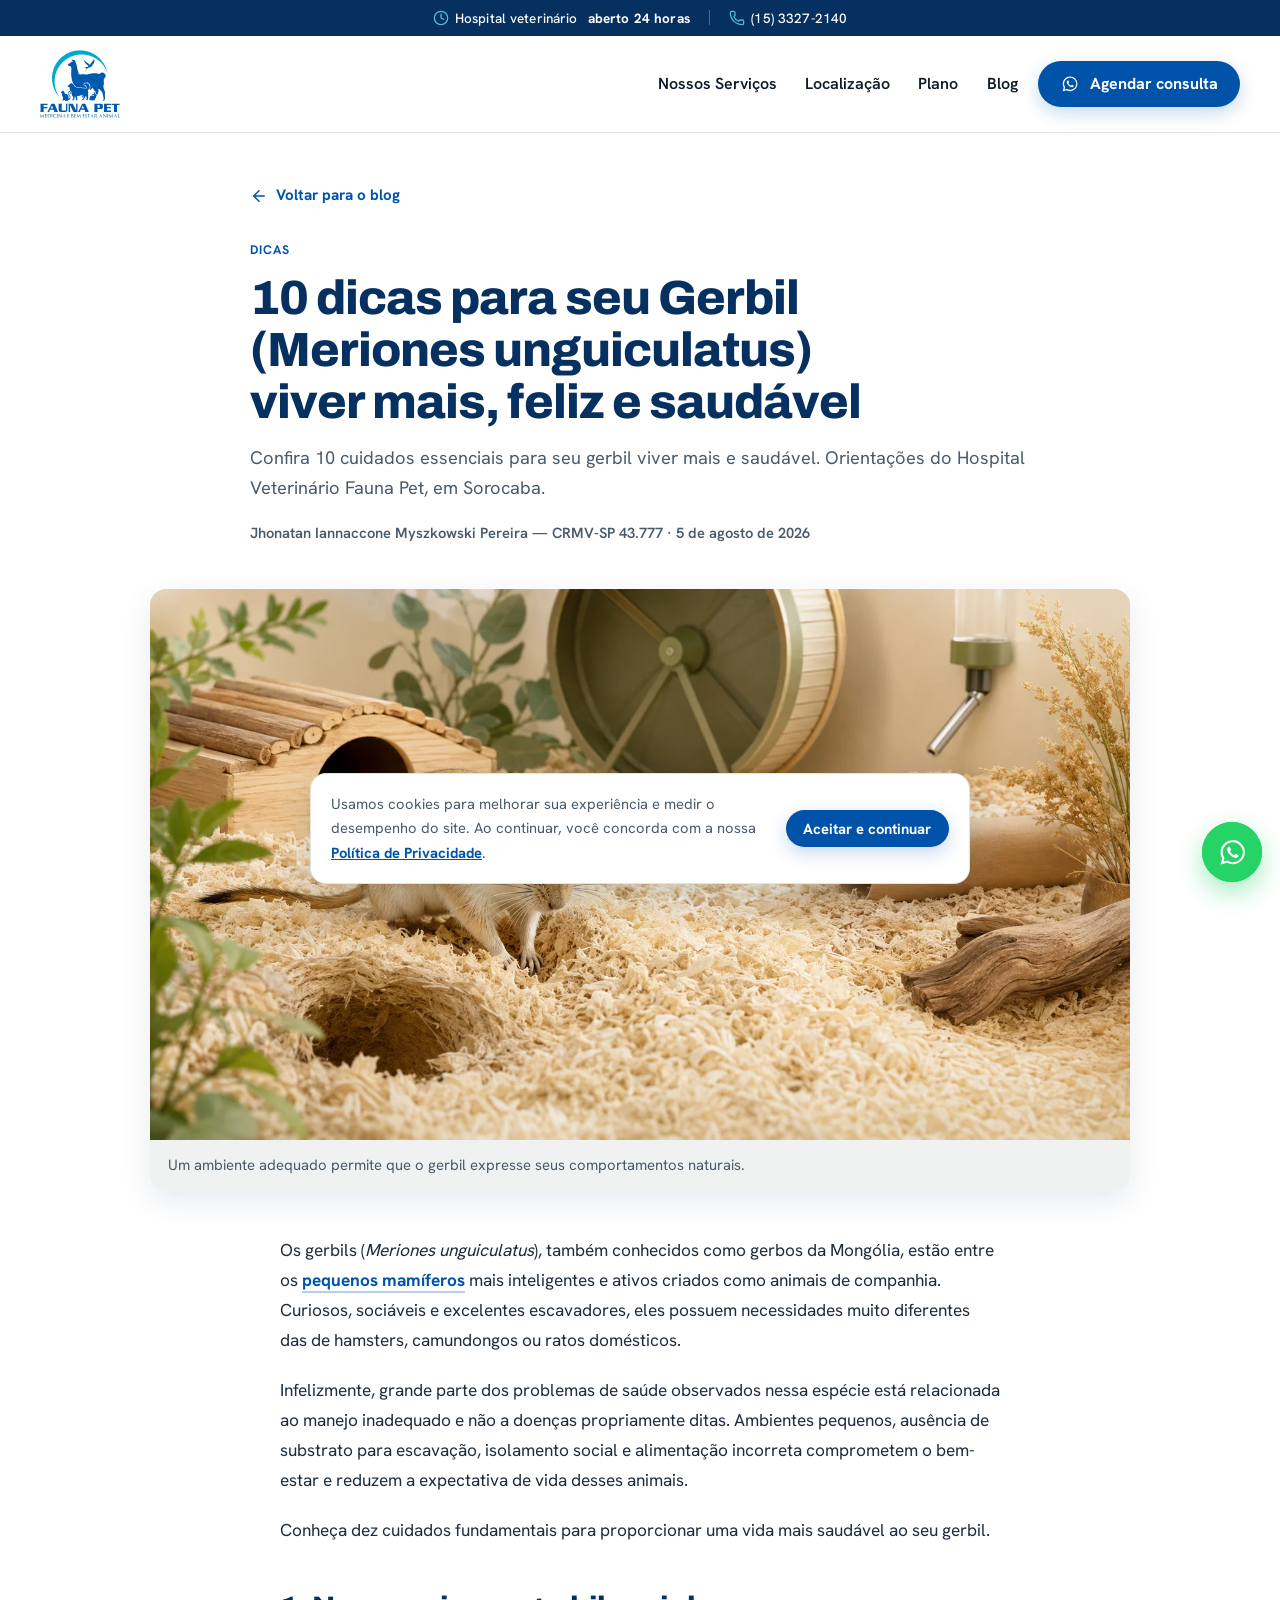
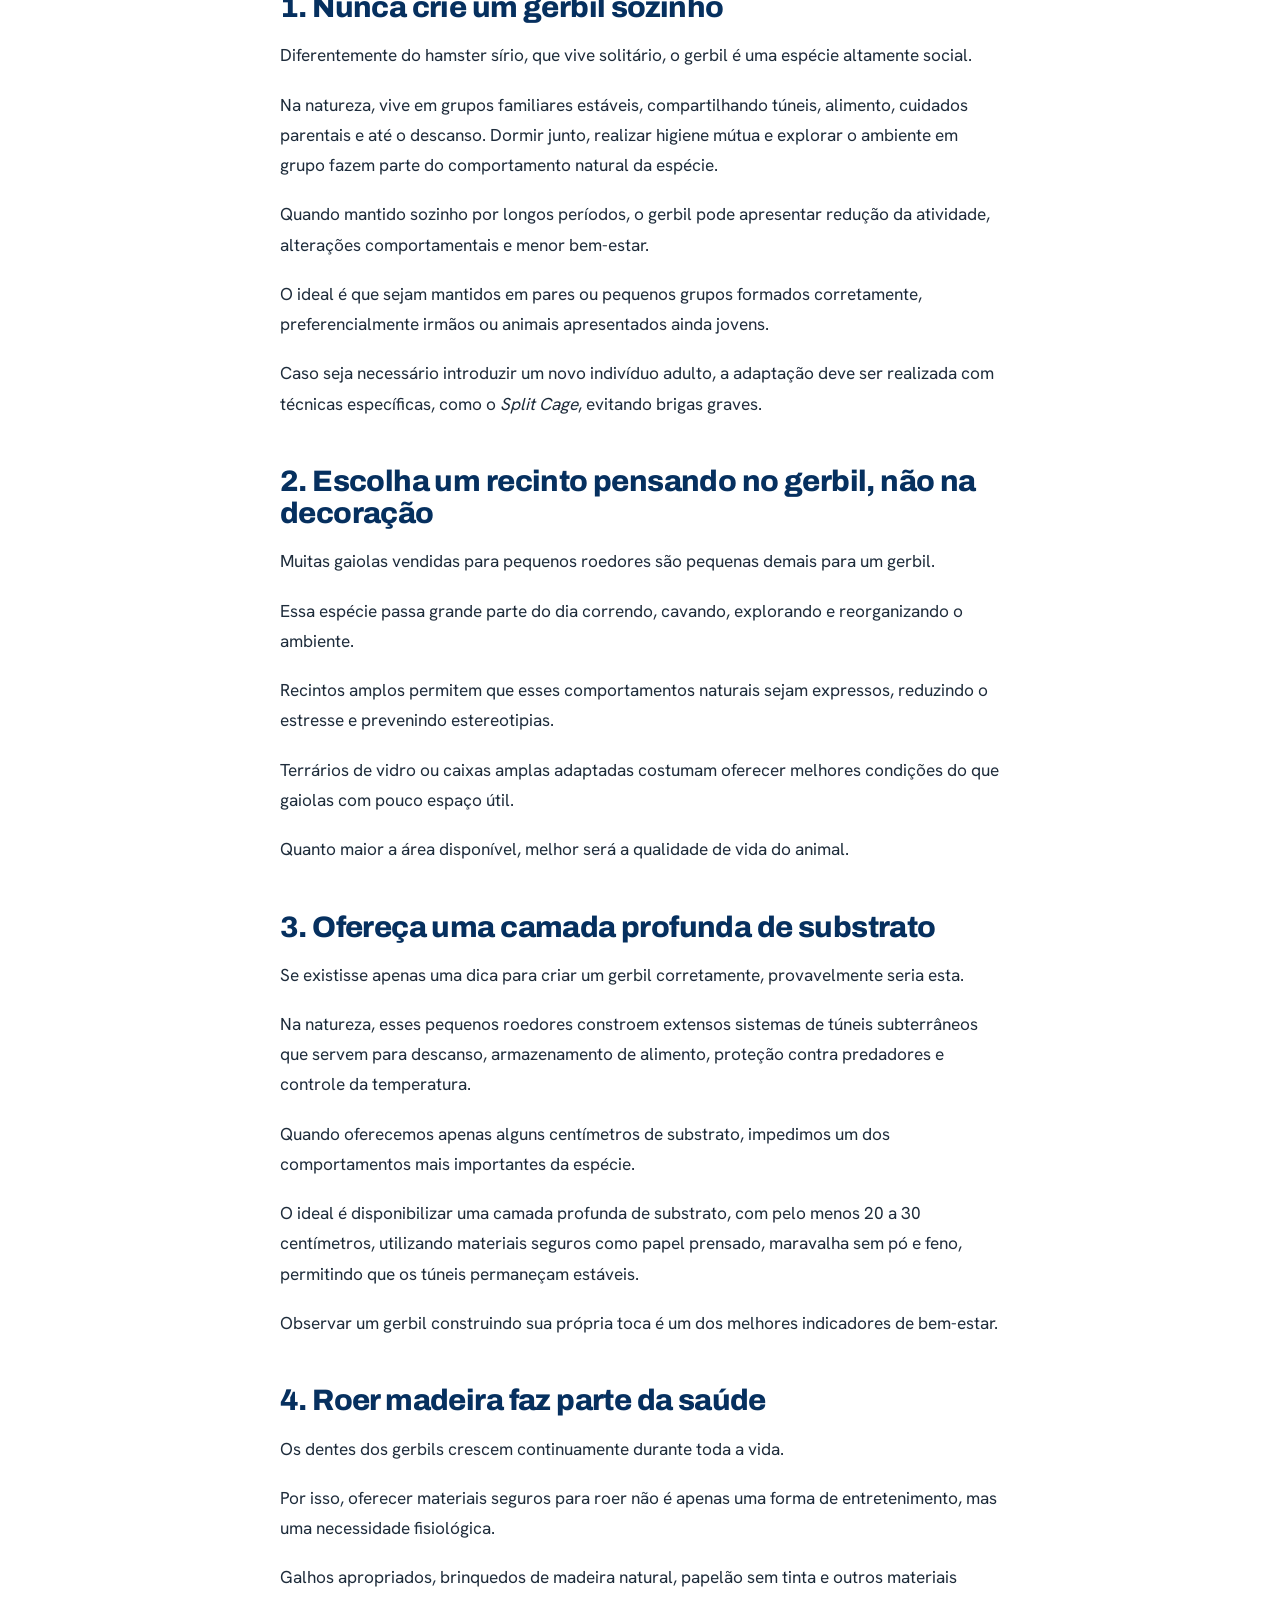
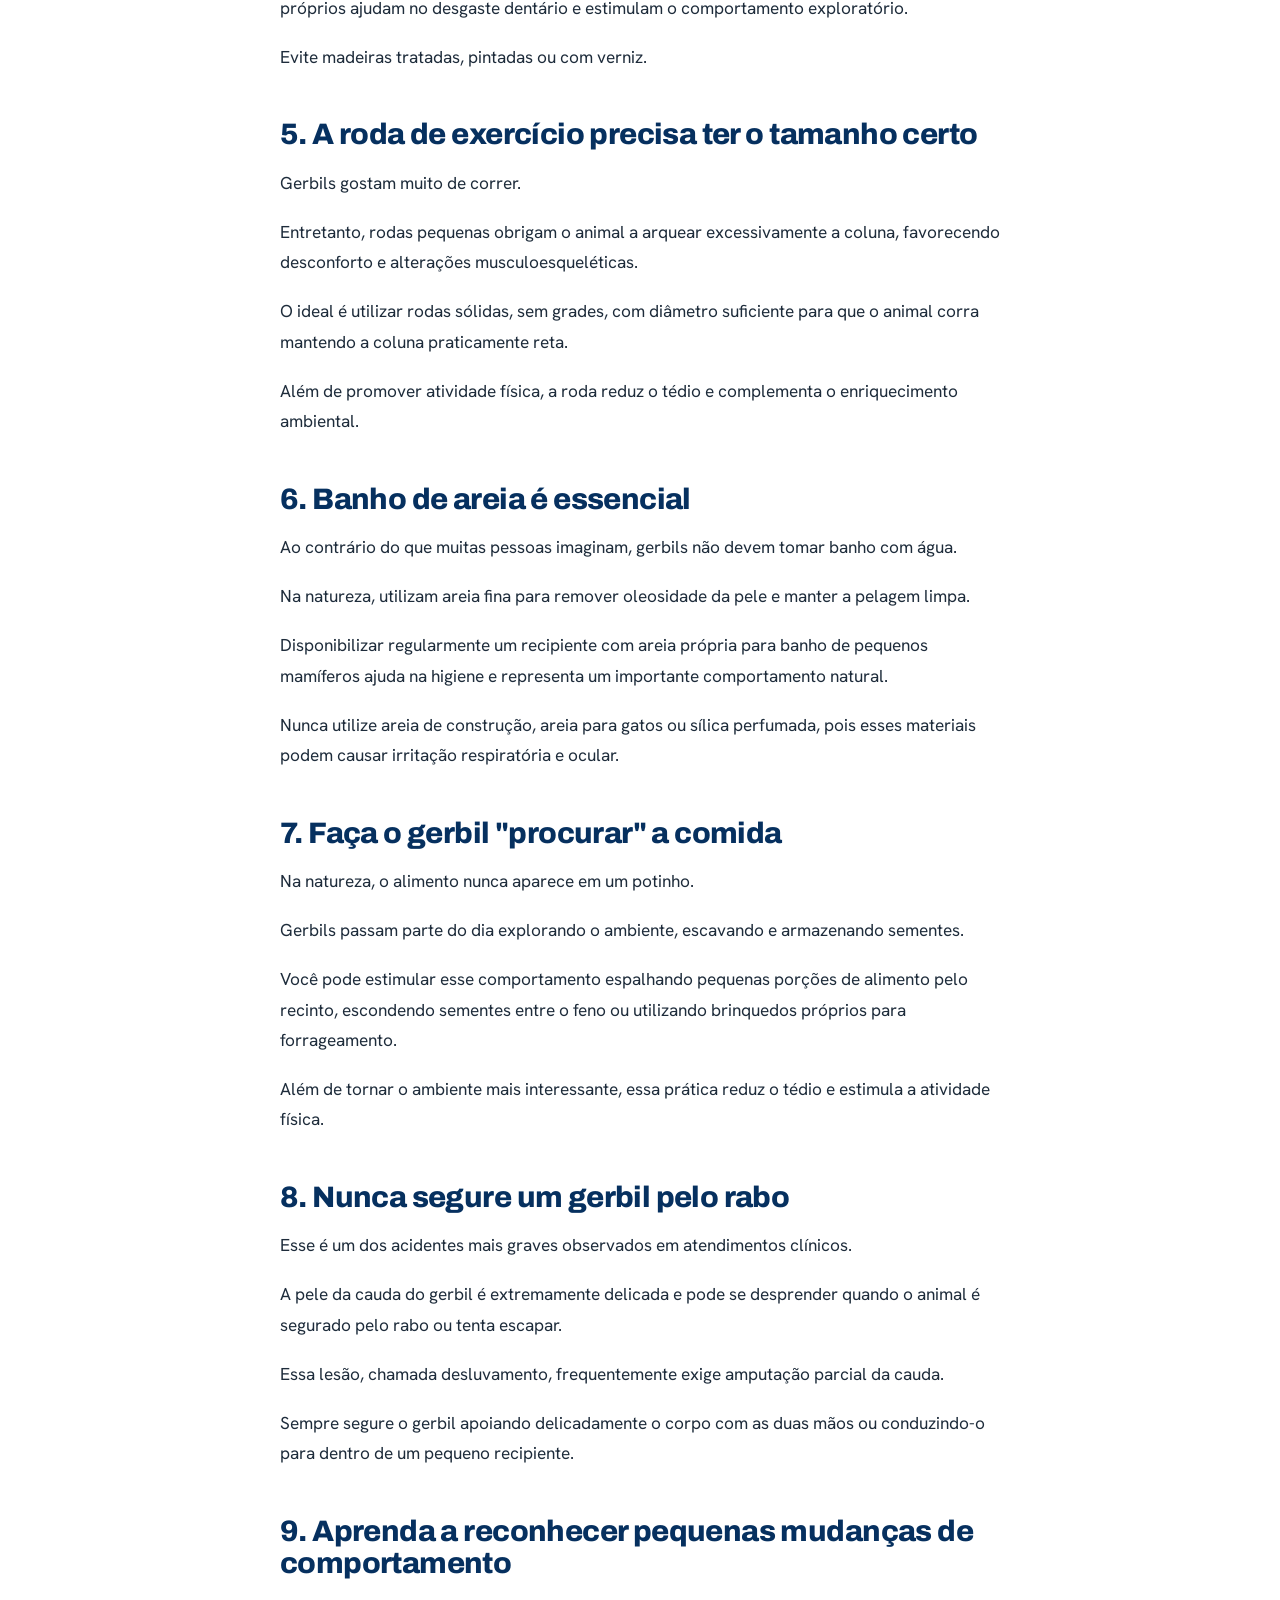
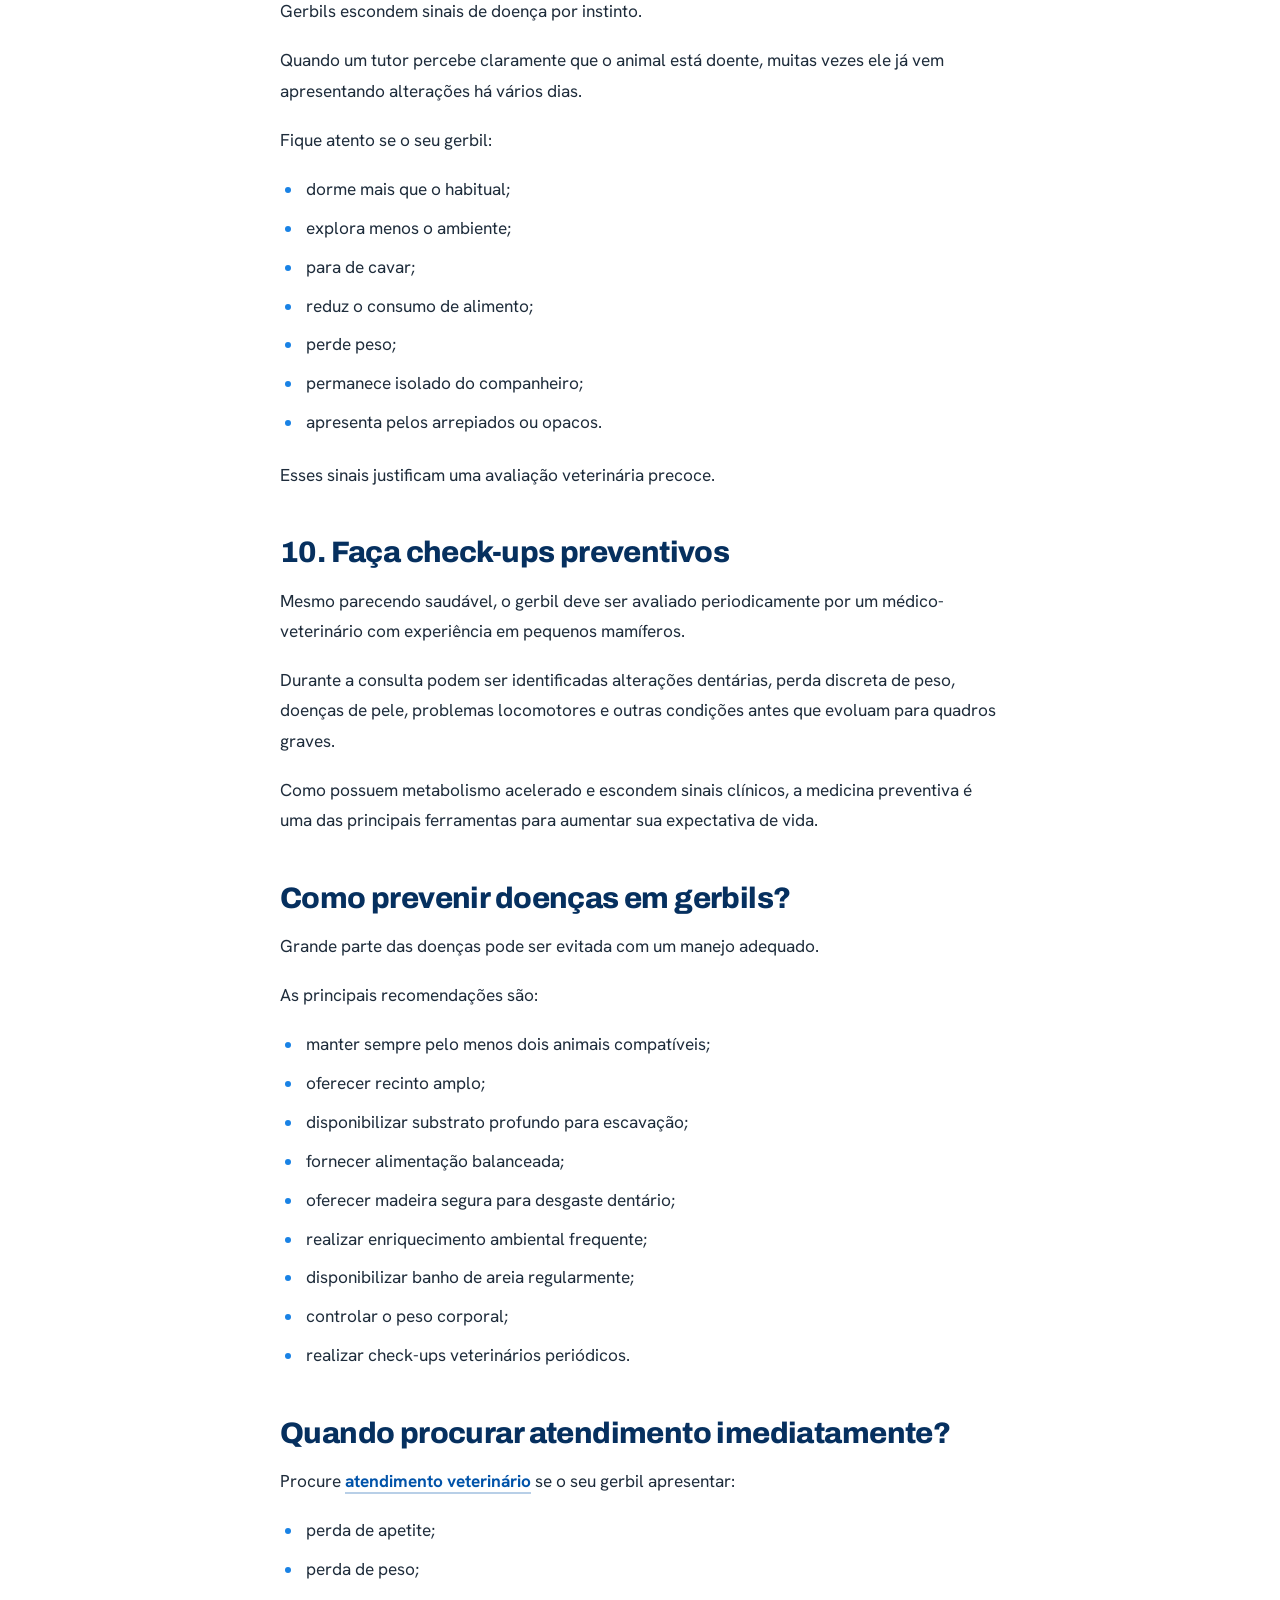
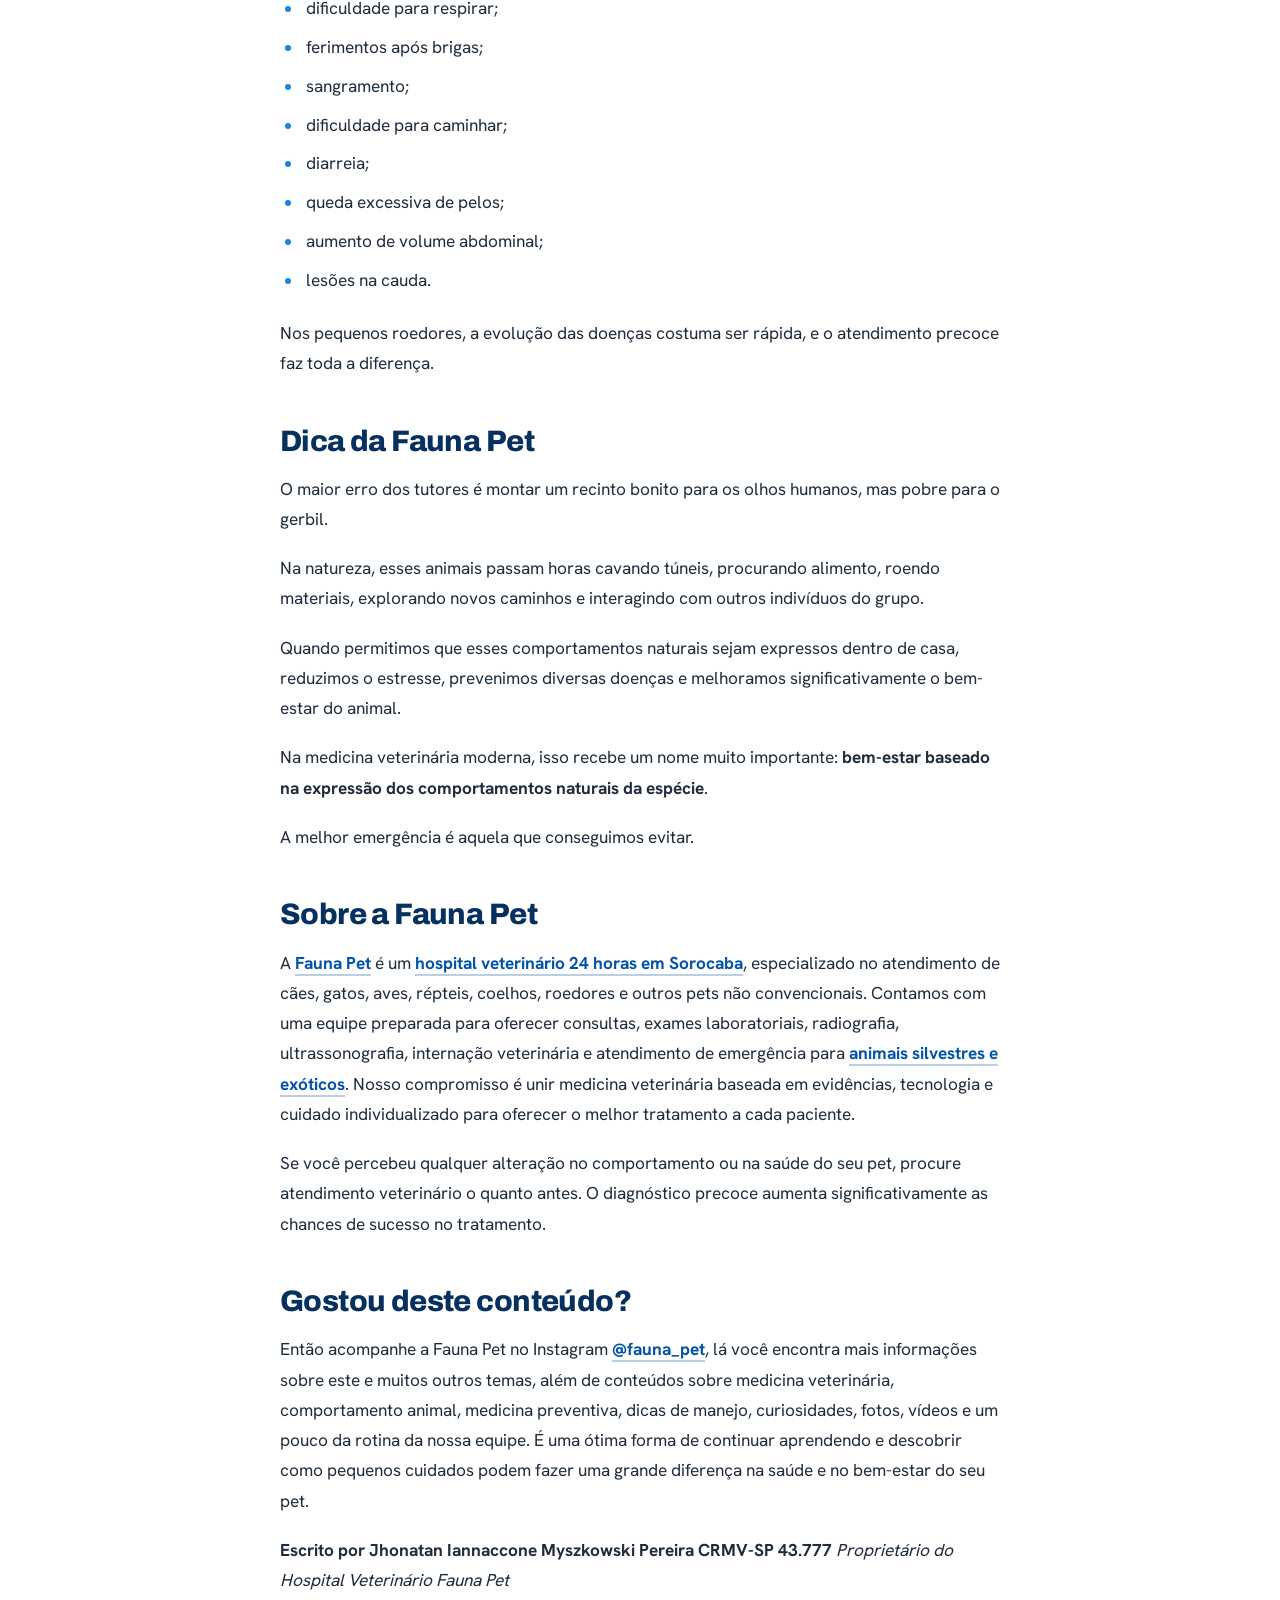
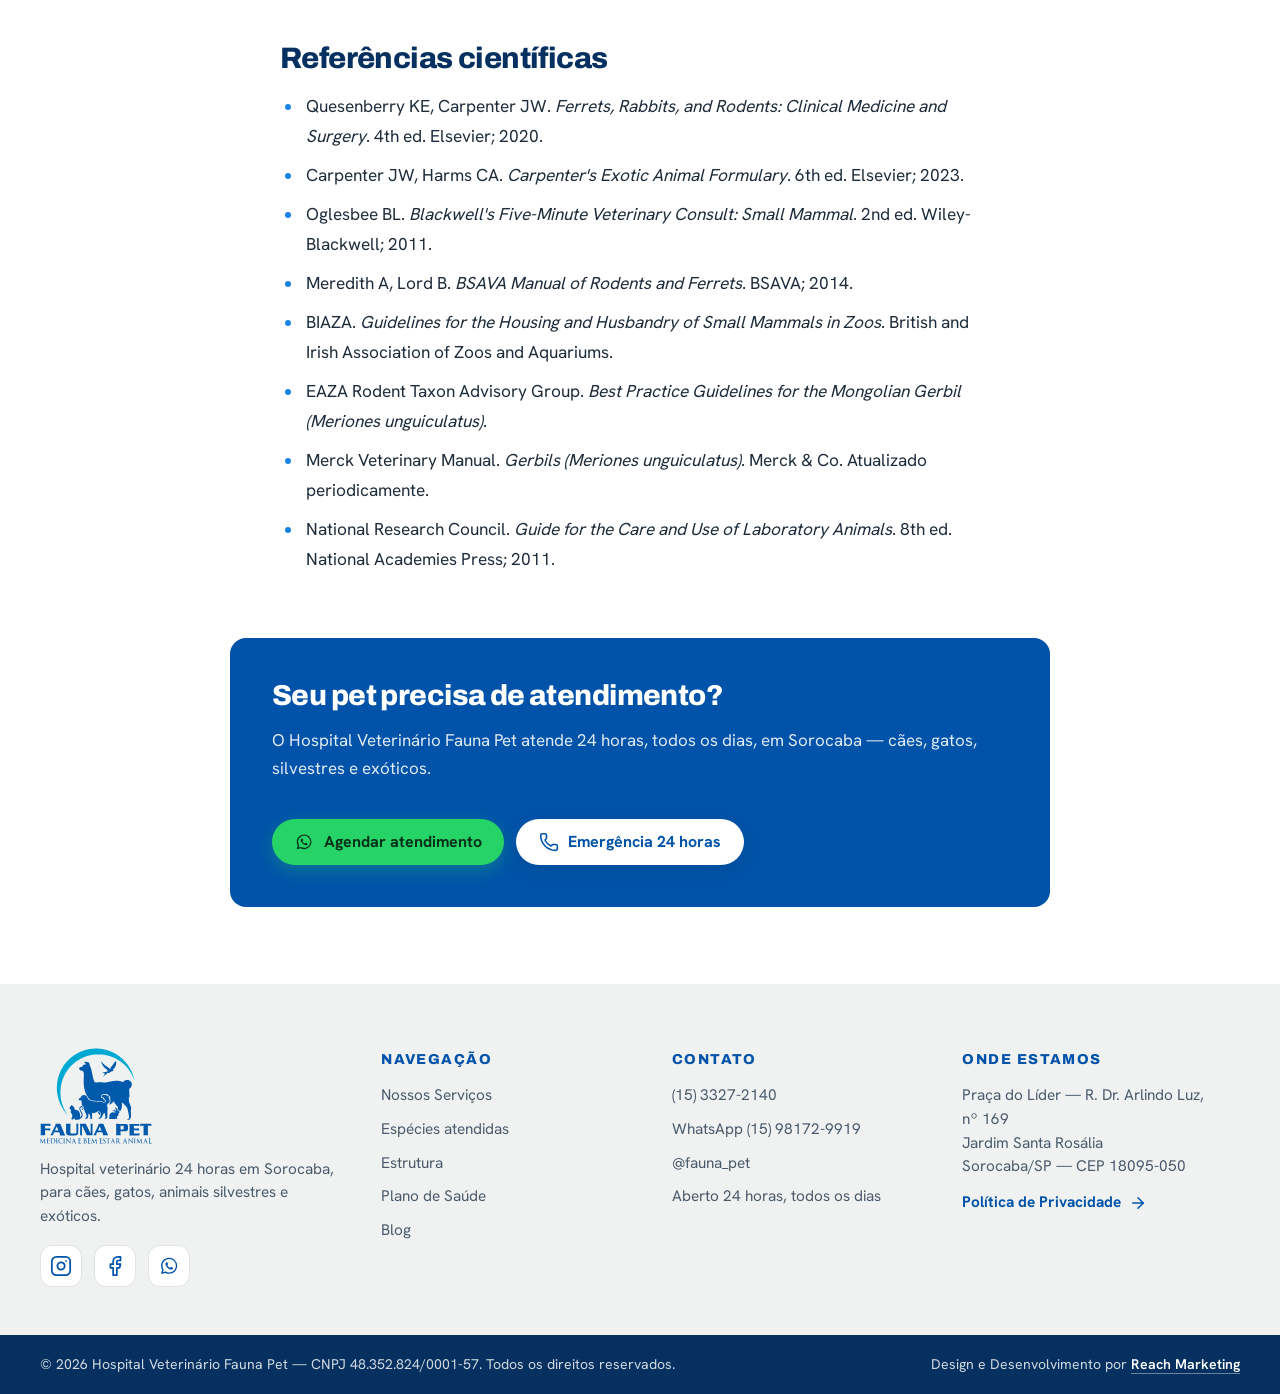
<file: blog/10-dicas-cuidados-com-gerbil/index.html>
<!DOCTYPE html>
<html lang="pt-BR">
<head>
<meta name="robots" content="noindex,nofollow">
<meta charset="utf-8">
<meta name="viewport" content="width=device-width, initial-scale=1">
<title>10 dicas para cuidar de um gerbil | Fauna Pet</title>
<meta name="description" content="Confira 10 cuidados essenciais para seu gerbil viver mais e saudável. Orientações do Hospital Veterinário Fauna Pet, em Sorocaba.">
<meta name="theme-color" content="#0153A9">
<link rel="canonical" href="https://faunapet.com.br/blog/10-dicas-cuidados-com-gerbil/">
<meta property="og:type" content="article">
<meta property="og:locale" content="pt_BR">
<meta property="og:site_name" content="Fauna Pet">
<meta property="og:title" content="10 dicas para cuidar de um gerbil | Fauna Pet">
<meta property="og:description" content="Confira 10 cuidados essenciais para seu gerbil viver mais e saudável. Orientações do Hospital Veterinário Fauna Pet, em Sorocaba.">
<meta property="og:url" content="https://faunapet.com.br/blog/10-dicas-cuidados-com-gerbil/">
<meta property="og:image" content="https://faunapet.com.br/assets/img/blog/10-dicas-cuidados-gerbil-fauna-pet-sorocaba.webp">
<link rel="icon" href="../../assets/img/marca/favicon.svg" type="image/svg+xml">
<link rel="preload" href="../../assets/fonts/archivo-latin.woff2" as="font" type="font/woff2" crossorigin>
<link rel="preload" href="../../assets/fonts/hanken-grotesk-latin.woff2" as="font" type="font/woff2" crossorigin>
<link rel="stylesheet" href="../../assets/css/style.css?v=20260831a">
<script>document.documentElement.className+=' js';</script>
<script type="application/ld+json">{"@context":"https://schema.org","@type":"BlogPosting","headline":"10 dicas para seu Gerbil (Meriones unguiculatus) viver mais, feliz e saudável","description":"Confira 10 cuidados essenciais para seu gerbil viver mais e saudável. Orientações do Hospital Veterinário Fauna Pet, em Sorocaba.","datePublished":"2026-08-05","author":{"@type":"Organization","name":"Jhonatan Iannaccone Myszkowski Pereira — CRMV-SP 43.777"},"publisher":{"@type":"Organization","name":"Hospital Veterinário Fauna Pet","url":"https://faunapet.com.br"},"mainEntityOfPage":"https://faunapet.com.br/blog/10-dicas-cuidados-com-gerbil/","image":"https://faunapet.com.br/assets/img/blog/10-dicas-cuidados-gerbil-fauna-pet-sorocaba.webp"}</script>
</head>
<body>
<svg width="0" height="0" class="svg-sprite" aria-hidden="true" focusable="false" style="position:absolute">
  <symbol id="ic-wa" viewBox="0 0 32 32"><path fill="currentColor" d="M19.11 17.205c-.372 0-1.088 1.39-1.518 1.39a.63.63 0 0 1-.315-.1c-.802-.402-1.504-.817-2.163-1.447-.545-.516-1.146-1.29-1.46-1.963a.426.426 0 0 1-.073-.215c0-.33.99-.945.99-1.49 0-.143-.73-2.09-.832-2.335-.143-.372-.214-.487-.6-.487-.187 0-.36-.043-.53-.043-.302 0-.53.115-.746.315-.688.645-1.032 1.318-1.06 2.264v.114c-.015.99.472 1.977 1.017 2.78 1.23 1.82 2.506 3.41 4.554 4.34.616.287 2.035.888 2.722.888.817 0 2.15-.515 2.478-1.318.13-.33.244-.7.244-1.075 0-.058 0-.143-.03-.215-.1-.172-2.434-1.39-2.85-1.39zm-3.024 8.182h-.014c-1.706 0-3.382-.46-4.844-1.318l-.345-.215-3.595.945.96-3.51-.23-.36a9.745 9.745 0 0 1-1.49-5.19c0-5.373 4.382-9.755 9.77-9.755 2.607 0 5.056 1.017 6.9 2.866a9.65 9.65 0 0 1 2.854 6.9c-.014 5.372-4.396 9.74-9.625 9.74zm8.293-18.052A11.622 11.622 0 0 0 16.084 4C9.66 4 4.43 9.23 4.43 15.654c0 2.05.545 4.057 1.575 5.82L4.33 27.69l6.37-1.674a11.624 11.624 0 0 0 5.56 1.418h.015c6.41 0 11.654-5.23 11.654-11.654a11.59 11.59 0 0 0-3.423-8.282z"/></symbol>
  <symbol id="ic-google" viewBox="0 0 48 48"><path fill="#4285F4" d="M45.12 24.5c0-1.56-.14-3.06-.4-4.5H24v8.51h11.84c-.51 2.75-2.06 5.08-4.39 6.64v5.52h7.11c4.16-3.83 6.56-9.47 6.56-16.17z"/><path fill="#34A853" d="M24 46c5.94 0 10.92-1.97 14.56-5.33l-7.11-5.52c-1.97 1.32-4.49 2.1-7.45 2.1-5.73 0-10.58-3.87-12.31-9.07H4.34v5.7C7.96 41.07 15.4 46 24 46z"/><path fill="#FBBC05" d="M11.69 28.18C11.25 26.86 11 25.45 11 24s.25-2.86.69-4.18v-5.7H4.34C2.85 17.09 2 20.45 2 24s.85 6.91 2.34 9.88l7.35-5.7z"/><path fill="#EA4335" d="M24 10.75c3.23 0 6.13 1.11 8.41 3.29l6.31-6.31C34.91 4.18 29.93 2 24 2 15.4 2 7.96 6.93 4.34 14.12l7.35 5.7c1.73-5.2 6.58-9.07 12.31-9.07z"/></symbol>
  <symbol id="ic-pin" viewBox="0 0 24 24" fill="none" stroke="currentColor" stroke-width="1.9" stroke-linecap="round" stroke-linejoin="round"><path d="M20 10c0 4.993-5.539 10.193-7.399 11.799a1 1 0 0 1-1.202 0C9.539 20.193 4 14.993 4 10a8 8 0 0 1 16 0"/><circle cx="12" cy="10" r="3"/></symbol>
  <symbol id="ic-mail" viewBox="0 0 24 24" fill="none" stroke="currentColor" stroke-width="1.9" stroke-linecap="round" stroke-linejoin="round"><rect x="2" y="4" width="20" height="16" rx="2"/><path d="m22 7-8.97 5.7a1.94 1.94 0 0 1-2.06 0L2 7"/></symbol>
  <symbol id="ic-phone" viewBox="0 0 24 24" fill="none" stroke="currentColor" stroke-width="1.9" stroke-linecap="round" stroke-linejoin="round"><path d="M13.832 16.568a1 1 0 0 0 1.213-.303l.355-.465A2 2 0 0 1 17 15h3a2 2 0 0 1 2 2v3a2 2 0 0 1-2 2A18 18 0 0 1 2 4a2 2 0 0 1 2-2h3a2 2 0 0 1 2 2v3a2 2 0 0 1-.8 1.6l-.468.351a1 1 0 0 0-.292 1.233 14 14 0 0 0 6.392 6.384"/></symbol>
  <symbol id="ic-instagram" viewBox="0 0 24 24" fill="none" stroke="currentColor" stroke-width="1.9" stroke-linecap="round" stroke-linejoin="round"><rect width="20" height="20" x="2" y="2" rx="5" ry="5"/><path d="M16 11.37A4 4 0 1 1 12.63 8 4 4 0 0 1 16 11.37z"/><line x1="17.5" x2="17.51" y1="6.5" y2="6.5"/></symbol>
  <symbol id="ic-facebook" viewBox="0 0 24 24" fill="none" stroke="currentColor" stroke-width="1.9" stroke-linecap="round" stroke-linejoin="round"><path d="M18 2h-3a5 5 0 0 0-5 5v3H7v4h3v8h4v-8h3l1-4h-4V7a1 1 0 0 1 1-1h3z"/></symbol>
  <symbol id="ic-clock" viewBox="0 0 24 24" fill="none" stroke="currentColor" stroke-width="1.9" stroke-linecap="round" stroke-linejoin="round"><circle cx="12" cy="12" r="10"/><path d="M12 6v6l4 2"/></symbol>
  <symbol id="ic-seta" viewBox="0 0 24 24" fill="none" stroke="currentColor" stroke-width="2" stroke-linecap="round" stroke-linejoin="round"><path d="M5 12h14"/><path d="m12 5 7 7-7 7"/></symbol>
  <symbol id="ic-chevron" viewBox="0 0 24 24" fill="none" stroke="currentColor" stroke-width="2.2" stroke-linecap="round" stroke-linejoin="round"><path d="m6 9 6 6 6-6"/></symbol>
  <symbol id="ic-estrela" viewBox="0 0 24 24" fill="currentColor" stroke="none"><path d="M11.525 2.295a.53.53 0 0 1 .95 0l2.31 4.679a2.123 2.123 0 0 0 1.595 1.16l5.166.756a.53.53 0 0 1 .294.904l-3.736 3.638a2.123 2.123 0 0 0-.611 1.878l.882 5.14a.53.53 0 0 1-.771.56l-4.618-2.428a2.122 2.122 0 0 0-1.973 0L6.396 21.01a.53.53 0 0 1-.77-.56l.881-5.139a2.122 2.122 0 0 0-.611-1.879L2.16 9.795a.53.53 0 0 1 .294-.906l5.165-.755a2.122 2.122 0 0 0 1.597-1.16z"/></symbol>
  <symbol id="ic-escudo" viewBox="0 0 24 24" fill="none" stroke="currentColor" stroke-width="1.9" stroke-linecap="round" stroke-linejoin="round"><path d="M20 13c0 5-3.5 7.5-7.66 8.95a1 1 0 0 1-.67-.01C7.5 20.5 4 18 4 13V6a1 1 0 0 1 1-1c2 0 4.5-1.2 6.24-2.72a1.17 1.17 0 0 1 1.52 0C14.51 3.81 17 5 19 5a1 1 0 0 1 1 1z"/><path d="m9 12 2 2 4-4"/></symbol>
  <symbol id="ic-estetoscopio" viewBox="0 0 24 24" fill="none" stroke="currentColor" stroke-width="1.9" stroke-linecap="round" stroke-linejoin="round"><path d="M11 2v2"/><path d="M5 2v2"/><path d="M5 3H4a2 2 0 0 0-2 2v4a6 6 0 0 0 12 0V5a2 2 0 0 0-2-2h-1"/><path d="M8 15a6 6 0 0 0 12 0v-3"/><circle cx="20" cy="10" r="2"/></symbol>
  <symbol id="ic-coracao" viewBox="0 0 24 24" fill="none" stroke="currentColor" stroke-width="1.9" stroke-linecap="round" stroke-linejoin="round"><path d="M2 9.5a5.5 5.5 0 0 1 9.591-3.676.56.56 0 0 0 .818 0A5.49 5.49 0 0 1 22 9.5c0 2.29-1.5 4-3 5.5l-5.492 5.313a2 2 0 0 1-3 .019L5 15c-1.5-1.5-3-3.2-3-5.5"/><path d="M3.22 13H9.5l.5-1 2 4.5 2-7 1.5 3.5h5.27"/></symbol>
  <symbol id="ic-menu" viewBox="0 0 24 24" fill="none" stroke="currentColor" stroke-width="2" stroke-linecap="round" stroke-linejoin="round"><path d="M4 5h16"/><path d="M4 12h16"/><path d="M4 19h16"/></symbol>
  <symbol id="ic-x" viewBox="0 0 24 24" fill="none" stroke="currentColor" stroke-width="2" stroke-linecap="round" stroke-linejoin="round"><path d="M18 6 6 18"/><path d="m6 6 12 12"/></symbol>
</svg>

<div class="topbar">
  <div class="wrap">
    <span class="topbar-item"><svg class="ic"><use href="#ic-clock"/></svg> Hospital veterinário <strong>&nbsp;aberto 24 horas</strong></span>
    <span class="topbar-sep"></span>
    <a class="topbar-item esconde-mobile" href="tel:+551533272140"><svg class="ic"><use href="#ic-phone"/></svg> (15) 3327-2140</a>
  </div>
</div>

<header class="site-header">
  <div class="wrap">
    <a class="brand" href="../../" aria-label="Fauna Pet — página inicial">
      <img src="../../assets/img/marca/logo-fauna-pet-compacto.svg" alt="Fauna Pet — Medicina e Bem Estar Animal" width="80" height="68">
    </a>
    <nav class="nav" aria-label="Menu principal">
      <a href="../../#servicos">Nossos Serviços</a>
      <a href="../../#localizacao">Localização</a>
      <a href="../../#plano">Plano</a>
      <a href="../../blog/">Blog</a>
    </nav>
    <a class="btn header-cta" href="https://wa.me/5515981729919?text=Ol%C3%A1%2C%20vim%20pelo%20blog%20e%20gostaria%20de%20falar%20com%20a%20equipe%20da%20Fauna%20Pet." target="_blank" rel="noopener">
      <svg class="ic"><use href="#ic-wa"/></svg> Agendar consulta
    </a>
    <button class="btn-menu" type="button" aria-label="Abrir menu"><svg class="ic"><use href="#ic-menu"/></svg></button>
  </div>
</header>

<div class="menu-mobile" role="dialog" aria-label="Menu">
  <div class="menu-mobile-topo"><button type="button" aria-label="Fechar menu"><svg class="ic"><use href="#ic-x"/></svg></button></div>
  <nav aria-label="Menu mobile">
    <a href="../../#servicos">Nossos Serviços</a>
    <a href="../../#especies">Espécies atendidas</a>
    <a href="../../#estrutura">Estrutura</a>
    <a href="../../#plano">Plano de Saúde</a>
    <a href="../../#localizacao">Localização</a>
    <a href="../../blog/">Blog</a>
  </nav>
  <a class="btn btn--wa" href="https://wa.me/5515981729919?text=Ol%C3%A1%2C%20vim%20pelo%20blog%20e%20gostaria%20de%20falar%20com%20a%20equipe%20da%20Fauna%20Pet." target="_blank" rel="noopener">
    <svg class="ic"><use href="#ic-wa"/></svg> Quero Agendar uma Consulta!
  </a>
</div>

<main>
  <article class="artigo">
    <div class="wrap artigo-topo">
      <a class="link-seta artigo-voltar" href="../../blog/"><svg class="ic" style="transform:rotate(180deg)"><use href="#ic-seta"/></svg> Voltar para o blog</a>
      <span class="cat">Dicas</span>
      <h1>10 dicas para seu Gerbil (Meriones unguiculatus) viver mais, feliz e saudável</h1>
      <p class="artigo-resumo">Confira 10 cuidados essenciais para seu gerbil viver mais e saudável. Orientações do Hospital Veterinário Fauna Pet, em Sorocaba.</p>
      <p class="artigo-meta">Jhonatan Iannaccone Myszkowski Pereira — CRMV-SP 43.777 · <time datetime="2026-08-05">5 de agosto de 2026</time></p>
    </div>
    <div class="wrap"><figure class="artigo-capa"><img src="../../assets/img/blog/10-dicas-cuidados-gerbil-fauna-pet-sorocaba.webp" alt="Gerbil saudável em recinto enriquecido com substrato, toca e roda de exercício" width="1200" height="675" fetchpriority="high" decoding="async"><figcaption>Um ambiente adequado permite que o gerbil expresse seus comportamentos naturais.</figcaption></figure></div>
    <div class="wrap artigo-corpo">
      <p>Os gerbils (<em>Meriones unguiculatus</em>), também conhecidos como gerbos da Mongólia, estão entre os <a href="../../#especies">pequenos mamíferos</a> mais inteligentes e ativos criados como animais de companhia. Curiosos, sociáveis e excelentes escavadores, eles possuem necessidades muito diferentes das de hamsters, camundongos ou ratos domésticos.</p>
<p>Infelizmente, grande parte dos problemas de saúde observados nessa espécie está relacionada ao manejo inadequado e não a doenças propriamente ditas. Ambientes pequenos, ausência de substrato para escavação, isolamento social e alimentação incorreta comprometem o bem-estar e reduzem a expectativa de vida desses animais.</p>
<p>Conheça dez cuidados fundamentais para proporcionar uma vida mais saudável ao seu gerbil.</p>
<h2>1. Nunca crie um gerbil sozinho</h2>
<p>Diferentemente do hamster sírio, que vive solitário, o gerbil é uma espécie altamente social.</p>
<p>Na natureza, vive em grupos familiares estáveis, compartilhando túneis, alimento, cuidados parentais e até o descanso. Dormir junto, realizar higiene mútua e explorar o ambiente em grupo fazem parte do comportamento natural da espécie.</p>
<p>Quando mantido sozinho por longos períodos, o gerbil pode apresentar redução da atividade, alterações comportamentais e menor bem-estar.</p>
<p>O ideal é que sejam mantidos em pares ou pequenos grupos formados corretamente, preferencialmente irmãos ou animais apresentados ainda jovens.</p>
<p>Caso seja necessário introduzir um novo indivíduo adulto, a adaptação deve ser realizada com técnicas específicas, como o <em>Split Cage</em>, evitando brigas graves.</p>
<h2>2. Escolha um recinto pensando no gerbil, não na decoração</h2>
<p>Muitas gaiolas vendidas para pequenos roedores são pequenas demais para um gerbil.</p>
<p>Essa espécie passa grande parte do dia correndo, cavando, explorando e reorganizando o ambiente.</p>
<p>Recintos amplos permitem que esses comportamentos naturais sejam expressos, reduzindo o estresse e prevenindo estereotipias.</p>
<p>Terrários de vidro ou caixas amplas adaptadas costumam oferecer melhores condições do que gaiolas com pouco espaço útil.</p>
<p>Quanto maior a área disponível, melhor será a qualidade de vida do animal.</p>
<h2>3. Ofereça uma camada profunda de substrato</h2>
<p>Se existisse apenas uma dica para criar um gerbil corretamente, provavelmente seria esta.</p>
<p>Na natureza, esses pequenos roedores constroem extensos sistemas de túneis subterrâneos que servem para descanso, armazenamento de alimento, proteção contra predadores e controle da temperatura.</p>
<p>Quando oferecemos apenas alguns centímetros de substrato, impedimos um dos comportamentos mais importantes da espécie.</p>
<p>O ideal é disponibilizar uma camada profunda de substrato, com pelo menos 20 a 30 centímetros, utilizando materiais seguros como papel prensado, maravalha sem pó e feno, permitindo que os túneis permaneçam estáveis.</p>
<p>Observar um gerbil construindo sua própria toca é um dos melhores indicadores de bem-estar.</p>
<h2>4. Roer madeira faz parte da saúde</h2>
<p>Os dentes dos gerbils crescem continuamente durante toda a vida.</p>
<p>Por isso, oferecer materiais seguros para roer não é apenas uma forma de entretenimento, mas uma necessidade fisiológica.</p>
<p>Galhos apropriados, brinquedos de madeira natural, papelão sem tinta e outros materiais próprios ajudam no desgaste dentário e estimulam o comportamento exploratório.</p>
<p>Evite madeiras tratadas, pintadas ou com verniz.</p>
<h2>5. A roda de exercício precisa ter o tamanho certo</h2>
<p>Gerbils gostam muito de correr.</p>
<p>Entretanto, rodas pequenas obrigam o animal a arquear excessivamente a coluna, favorecendo desconforto e alterações musculoesqueléticas.</p>
<p>O ideal é utilizar rodas sólidas, sem grades, com diâmetro suficiente para que o animal corra mantendo a coluna praticamente reta.</p>
<p>Além de promover atividade física, a roda reduz o tédio e complementa o enriquecimento ambiental.</p>
<h2>6. Banho de areia é essencial</h2>
<p>Ao contrário do que muitas pessoas imaginam, gerbils não devem tomar banho com água.</p>
<p>Na natureza, utilizam areia fina para remover oleosidade da pele e manter a pelagem limpa.</p>
<p>Disponibilizar regularmente um recipiente com areia própria para banho de pequenos mamíferos ajuda na higiene e representa um importante comportamento natural.</p>
<p>Nunca utilize areia de construção, areia para gatos ou sílica perfumada, pois esses materiais podem causar irritação respiratória e ocular.</p>
<h2>7. Faça o gerbil &quot;procurar&quot; a comida</h2>
<p>Na natureza, o alimento nunca aparece em um potinho.</p>
<p>Gerbils passam parte do dia explorando o ambiente, escavando e armazenando sementes.</p>
<p>Você pode estimular esse comportamento espalhando pequenas porções de alimento pelo recinto, escondendo sementes entre o feno ou utilizando brinquedos próprios para forrageamento.</p>
<p>Além de tornar o ambiente mais interessante, essa prática reduz o tédio e estimula a atividade física.</p>
<h2>8. Nunca segure um gerbil pelo rabo</h2>
<p>Esse é um dos acidentes mais graves observados em atendimentos clínicos.</p>
<p>A pele da cauda do gerbil é extremamente delicada e pode se desprender quando o animal é segurado pelo rabo ou tenta escapar.</p>
<p>Essa lesão, chamada desluvamento, frequentemente exige amputação parcial da cauda.</p>
<p>Sempre segure o gerbil apoiando delicadamente o corpo com as duas mãos ou conduzindo-o para dentro de um pequeno recipiente.</p>
<h2>9. Aprenda a reconhecer pequenas mudanças de comportamento</h2>
<p>Gerbils escondem sinais de doença por instinto.</p>
<p>Quando um tutor percebe claramente que o animal está doente, muitas vezes ele já vem apresentando alterações há vários dias.</p>
<p>Fique atento se o seu gerbil:</p>
<ul>
<li>dorme mais que o habitual;</li>
<li>explora menos o ambiente;</li>
<li>para de cavar;</li>
<li>reduz o consumo de alimento;</li>
<li>perde peso;</li>
<li>permanece isolado do companheiro;</li>
<li>apresenta pelos arrepiados ou opacos.</li>
</ul>
<p>Esses sinais justificam uma avaliação veterinária precoce.</p>
<h2>10. Faça check-ups preventivos</h2>
<p>Mesmo parecendo saudável, o gerbil deve ser avaliado periodicamente por um médico-veterinário com experiência em pequenos mamíferos.</p>
<p>Durante a consulta podem ser identificadas alterações dentárias, perda discreta de peso, doenças de pele, problemas locomotores e outras condições antes que evoluam para quadros graves.</p>
<p>Como possuem metabolismo acelerado e escondem sinais clínicos, a medicina preventiva é uma das principais ferramentas para aumentar sua expectativa de vida.</p>
<h2>Como prevenir doenças em gerbils?</h2>
<p>Grande parte das doenças pode ser evitada com um manejo adequado.</p>
<p>As principais recomendações são:</p>
<ul>
<li>manter sempre pelo menos dois animais compatíveis;</li>
<li>oferecer recinto amplo;</li>
<li>disponibilizar substrato profundo para escavação;</li>
<li>fornecer alimentação balanceada;</li>
<li>oferecer madeira segura para desgaste dentário;</li>
<li>realizar enriquecimento ambiental frequente;</li>
<li>disponibilizar banho de areia regularmente;</li>
<li>controlar o peso corporal;</li>
<li>realizar check-ups veterinários periódicos.</li>
</ul>
<h2>Quando procurar atendimento imediatamente?</h2>
<p>Procure <a href="https://wa.me/5515981729919?text=Ol%C3%A1%2C%20vim%20pelo%20blog%20e%20gostaria%20de%20agendar%20um%20atendimento%20para%20o%20meu%20pet.">atendimento veterinário</a> se o seu gerbil apresentar:</p>
<ul>
<li>perda de apetite;</li>
<li>perda de peso;</li>
<li>dificuldade para respirar;</li>
<li>ferimentos após brigas;</li>
<li>sangramento;</li>
<li>dificuldade para caminhar;</li>
<li>diarreia;</li>
<li>queda excessiva de pelos;</li>
<li>aumento de volume abdominal;</li>
<li>lesões na cauda.</li>
</ul>
<p>Nos pequenos roedores, a evolução das doenças costuma ser rápida, e o atendimento precoce faz toda a diferença.</p>
<h2>Dica da Fauna Pet</h2>
<p>O maior erro dos tutores é montar um recinto bonito para os olhos humanos, mas pobre para o gerbil.</p>
<p>Na natureza, esses animais passam horas cavando túneis, procurando alimento, roendo materiais, explorando novos caminhos e interagindo com outros indivíduos do grupo.</p>
<p>Quando permitimos que esses comportamentos naturais sejam expressos dentro de casa, reduzimos o estresse, prevenimos diversas doenças e melhoramos significativamente o bem-estar do animal.</p>
<p>Na medicina veterinária moderna, isso recebe um nome muito importante: <strong>bem-estar baseado na expressão dos comportamentos naturais da espécie</strong>.</p>
<p>A melhor emergência é aquela que conseguimos evitar.</p>
<h2>Sobre a Fauna Pet</h2>
<p>A <a href="../../">Fauna Pet</a> é um <a href="../../#localizacao">hospital veterinário 24 horas em Sorocaba</a>, especializado no atendimento de cães, gatos, aves, répteis, coelhos, roedores e outros pets não convencionais. Contamos com uma equipe preparada para oferecer consultas, exames laboratoriais, radiografia, ultrassonografia, internação veterinária e atendimento de emergência para <a href="../../#especies">animais silvestres e exóticos</a>. Nosso compromisso é unir medicina veterinária baseada em evidências, tecnologia e cuidado individualizado para oferecer o melhor tratamento a cada paciente.</p>
<p>Se você percebeu qualquer alteração no comportamento ou na saúde do seu pet, procure atendimento veterinário o quanto antes. O diagnóstico precoce aumenta significativamente as chances de sucesso no tratamento.</p>
<h2>Gostou deste conteúdo?</h2>
<p>Então acompanhe a Fauna Pet no Instagram <a href="https://www.instagram.com/fauna_pet/">@fauna_pet</a>, lá você encontra mais informações sobre este e muitos outros temas, além de conteúdos sobre medicina veterinária, comportamento animal, medicina preventiva, dicas de manejo, curiosidades, fotos, vídeos e um pouco da rotina da nossa equipe. É uma ótima forma de continuar aprendendo e descobrir como pequenos cuidados podem fazer uma grande diferença na saúde e no bem-estar do seu pet.</p>
<p><strong>Escrito por Jhonatan Iannaccone Myszkowski Pereira CRMV-SP 43.777</strong> <em>Proprietário do Hospital Veterinário Fauna Pet</em></p>
<h2>Referências científicas</h2>
<ul>
<li>Quesenberry KE, Carpenter JW. <em>Ferrets, Rabbits, and Rodents: Clinical Medicine and Surgery</em>. 4th ed. Elsevier; 2020.</li>
<li>Carpenter JW, Harms CA. <em>Carpenter's Exotic Animal Formulary</em>. 6th ed. Elsevier; 2023.</li>
<li>Oglesbee BL. <em>Blackwell's Five-Minute Veterinary Consult: Small Mammal</em>. 2nd ed. Wiley-Blackwell; 2011.</li>
<li>Meredith A, Lord B. <em>BSAVA Manual of Rodents and Ferrets</em>. BSAVA; 2014.</li>
<li>BIAZA. <em>Guidelines for the Housing and Husbandry of Small Mammals in Zoos</em>. British and Irish Association of Zoos and Aquariums.</li>
<li>EAZA Rodent Taxon Advisory Group. <em>Best Practice Guidelines for the Mongolian Gerbil (Meriones unguiculatus)</em>.</li>
<li>Merck Veterinary Manual. <em>Gerbils (Meriones unguiculatus)</em>. Merck &amp; Co. Atualizado periodicamente.</li>
<li>National Research Council. <em>Guide for the Care and Use of Laboratory Animals</em>. 8th ed. National Academies Press; 2011.</li>
</ul>
    </div>
    <div class="wrap">
      <aside class="artigo-cta">
        <h2>Seu pet precisa de atendimento?</h2>
        <p>O Hospital Veterinário Fauna Pet atende 24 horas, todos os dias, em Sorocaba — cães, gatos, silvestres e exóticos.</p>
        <div class="artigo-cta-botoes">
          <a class="btn btn--wa" href="https://wa.me/5515981729919?text=Ol%C3%A1%2C%20vim%20pelo%20blog%20e%20gostaria%20de%20falar%20com%20a%20equipe%20da%20Fauna%20Pet." target="_blank" rel="noopener"><svg class="ic"><use href="#ic-wa"/></svg> Agendar atendimento</a>
          <a class="btn btn--claro" href="tel:+551533272140"><svg class="ic"><use href="#ic-phone"/></svg> Emergência 24 horas</a>
        </div>
      </aside>
    </div>
  </article>
</main>

<footer class="rodape">
  <div class="wrap rodape-grid">
    <div>
      <img class="logo" src="../../assets/img/marca/logo-fauna-pet-compacto.svg" alt="Fauna Pet — Medicina e Bem Estar Animal" width="112" height="96">
      <p style="margin-top:14px">Hospital veterinário 24 horas em Sorocaba, para cães, gatos, animais silvestres e exóticos.</p>
      <div class="rodape-social">
        <a href="https://www.instagram.com/fauna_pet/" target="_blank" rel="noopener" aria-label="Instagram da Fauna Pet"><svg class="ic"><use href="#ic-instagram"/></svg></a>
        <a href="https://www.facebook.com/clinicaveterinariafaunapet/" target="_blank" rel="noopener" aria-label="Facebook da Fauna Pet"><svg class="ic"><use href="#ic-facebook"/></svg></a>
        <a href="https://wa.me/5515981729919" target="_blank" rel="noopener" aria-label="WhatsApp da Fauna Pet"><svg class="ic"><use href="#ic-wa"/></svg></a>
      </div>
    </div>
    <div>
      <p class="rodape-titulo">Navegação</p>
      <ul>
        <li><a href="../../#servicos">Nossos Serviços</a></li>
        <li><a href="../../#especies">Espécies atendidas</a></li>
        <li><a href="../../#estrutura">Estrutura</a></li>
        <li><a href="../../#plano">Plano de Saúde</a></li>
        <li><a href="../../blog/">Blog</a></li>
      </ul>
    </div>
    <div>
      <p class="rodape-titulo">Contato</p>
      <ul>
        <li><a href="tel:+551533272140">(15) 3327-2140</a></li>
        <li><a href="https://wa.me/5515981729919" target="_blank" rel="noopener">WhatsApp (15) 98172-9919</a></li>
        <li><a href="https://www.instagram.com/fauna_pet/" target="_blank" rel="noopener">@fauna_pet</a></li>
        <li>Aberto 24 horas, todos os dias</li>
      </ul>
    </div>
    <div>
      <p class="rodape-titulo">Onde estamos</p>
      <address>
        Praça do Líder — R. Dr. Arlindo&nbsp;Luz, nº&nbsp;169<br>
        Jardim Santa Rosália<br>
        Sorocaba/SP — CEP 18095-050
      </address>
      <p style="margin-top:12px"><a class="link-seta" href="../../#privacidade">Política de Privacidade <svg class="ic"><use href="#ic-seta"/></svg></a></p>
    </div>
  </div>
  <div class="rodape-base">
    <div class="wrap">
      <span>© <span id="ano">2026</span> Hospital Veterinário Fauna Pet — CNPJ 48.352.824/0001-57. Todos os direitos reservados.</span>
      <span>Design e Desenvolvimento por <a href="https://www.reachmarketing.com.br/" target="_blank" rel="noopener">Reach Marketing</a></span>
    </div>
  </div>
</footer>

<a class="wa-float" href="https://wa.me/5515981729919?text=Ol%C3%A1%2C%20vim%20pelo%20blog%20e%20gostaria%20de%20falar%20com%20a%20equipe%20da%20Fauna%20Pet." target="_blank" rel="noopener" aria-label="Falar no WhatsApp">
  <svg class="ic"><use href="#ic-wa"/></svg>
</a>

<div class="cookie" hidden>
  <p>Usamos cookies para melhorar sua experiência e medir o desempenho do site. Ao continuar, você concorda com a nossa <a href="../../#privacidade">Política de Privacidade</a>.</p>
  <button class="btn" type="button">Aceitar e continuar</button>
</div>


<script src="../../assets/js/main.js?v=20260908b" defer></script>
</body>
</html>
</file>
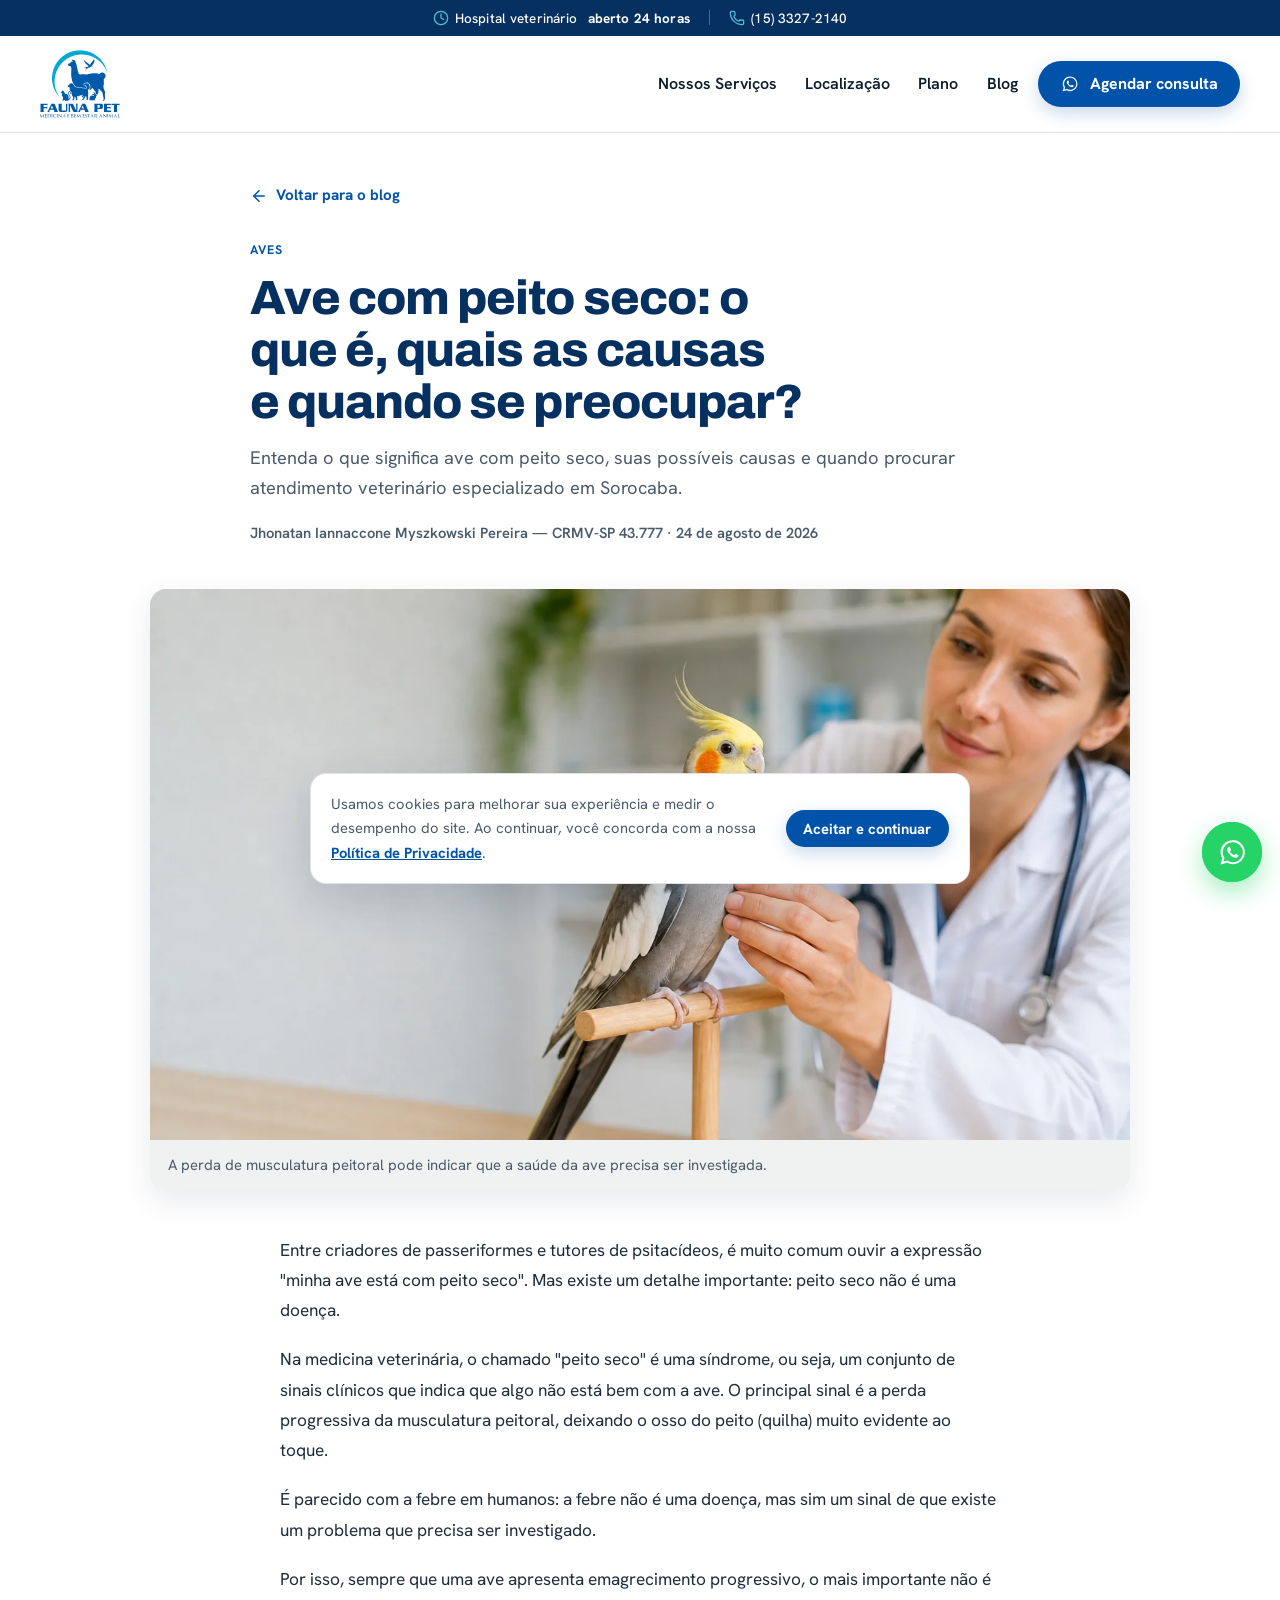
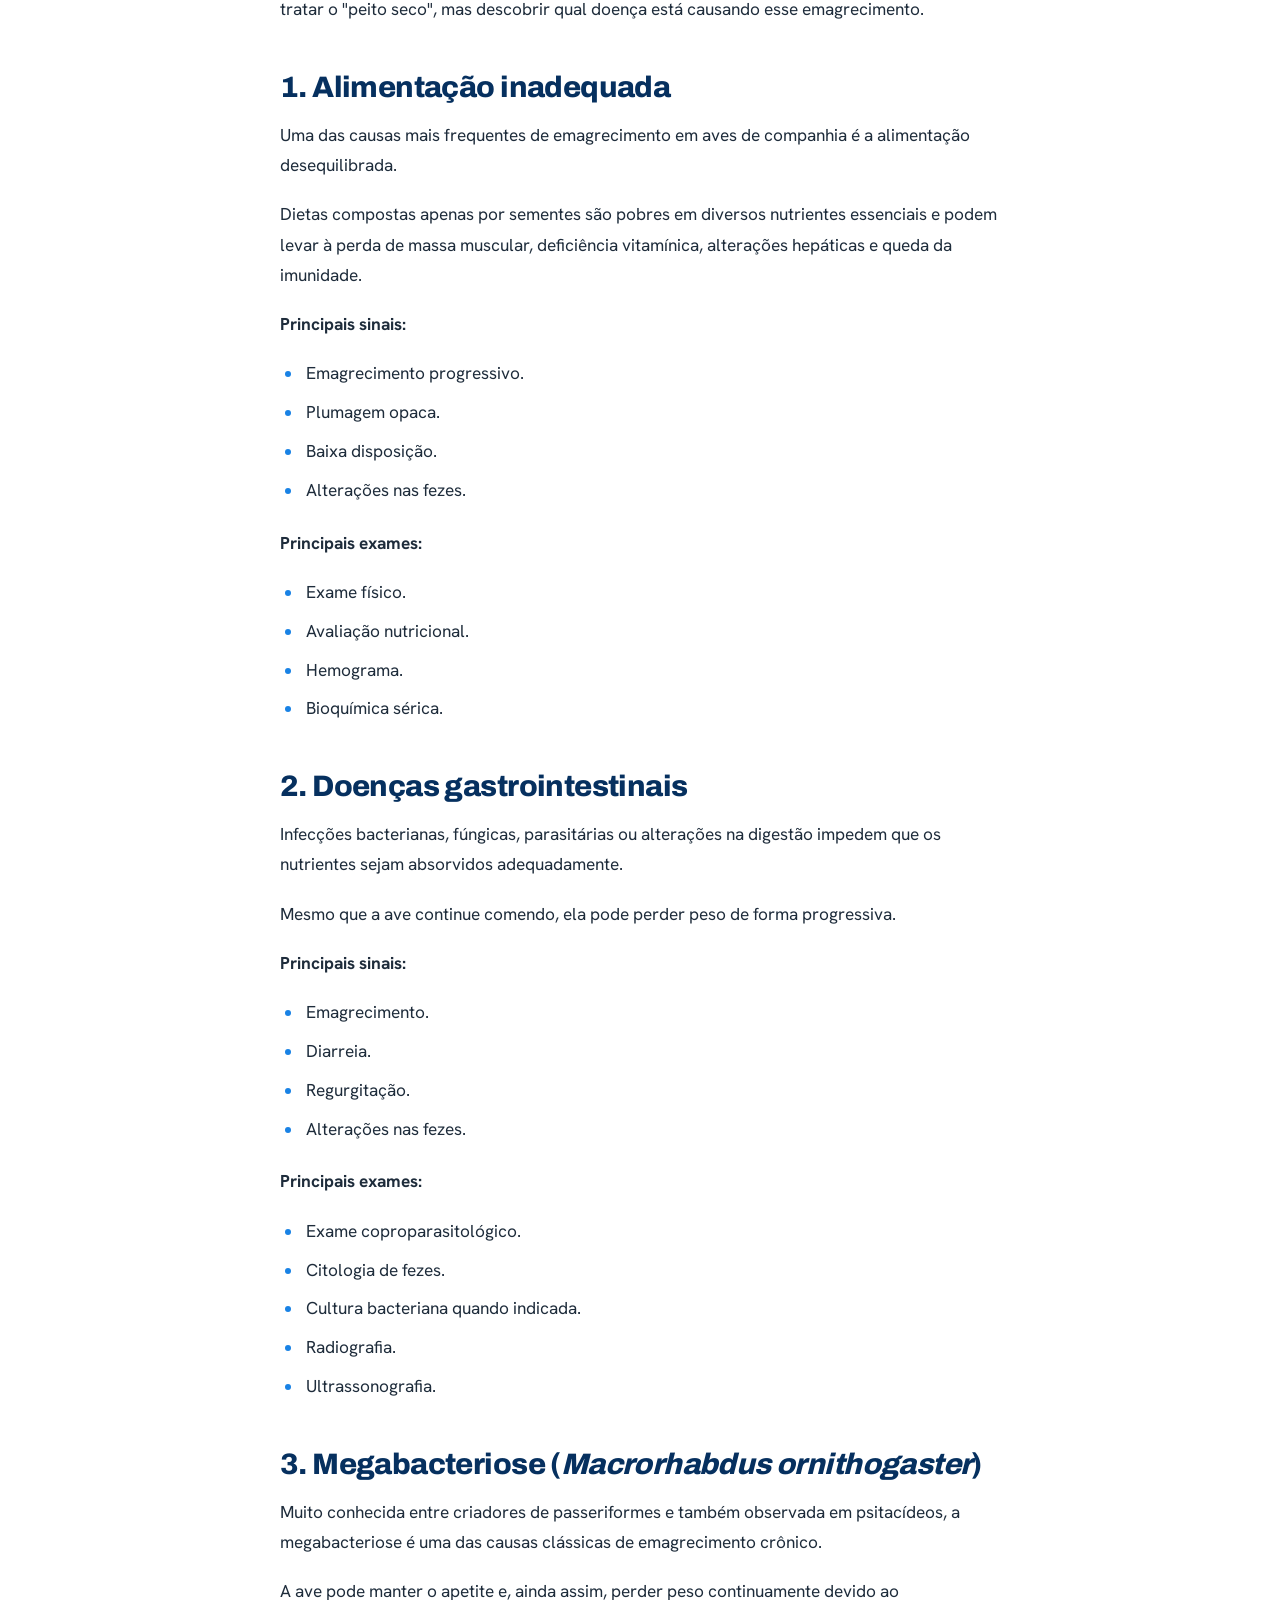
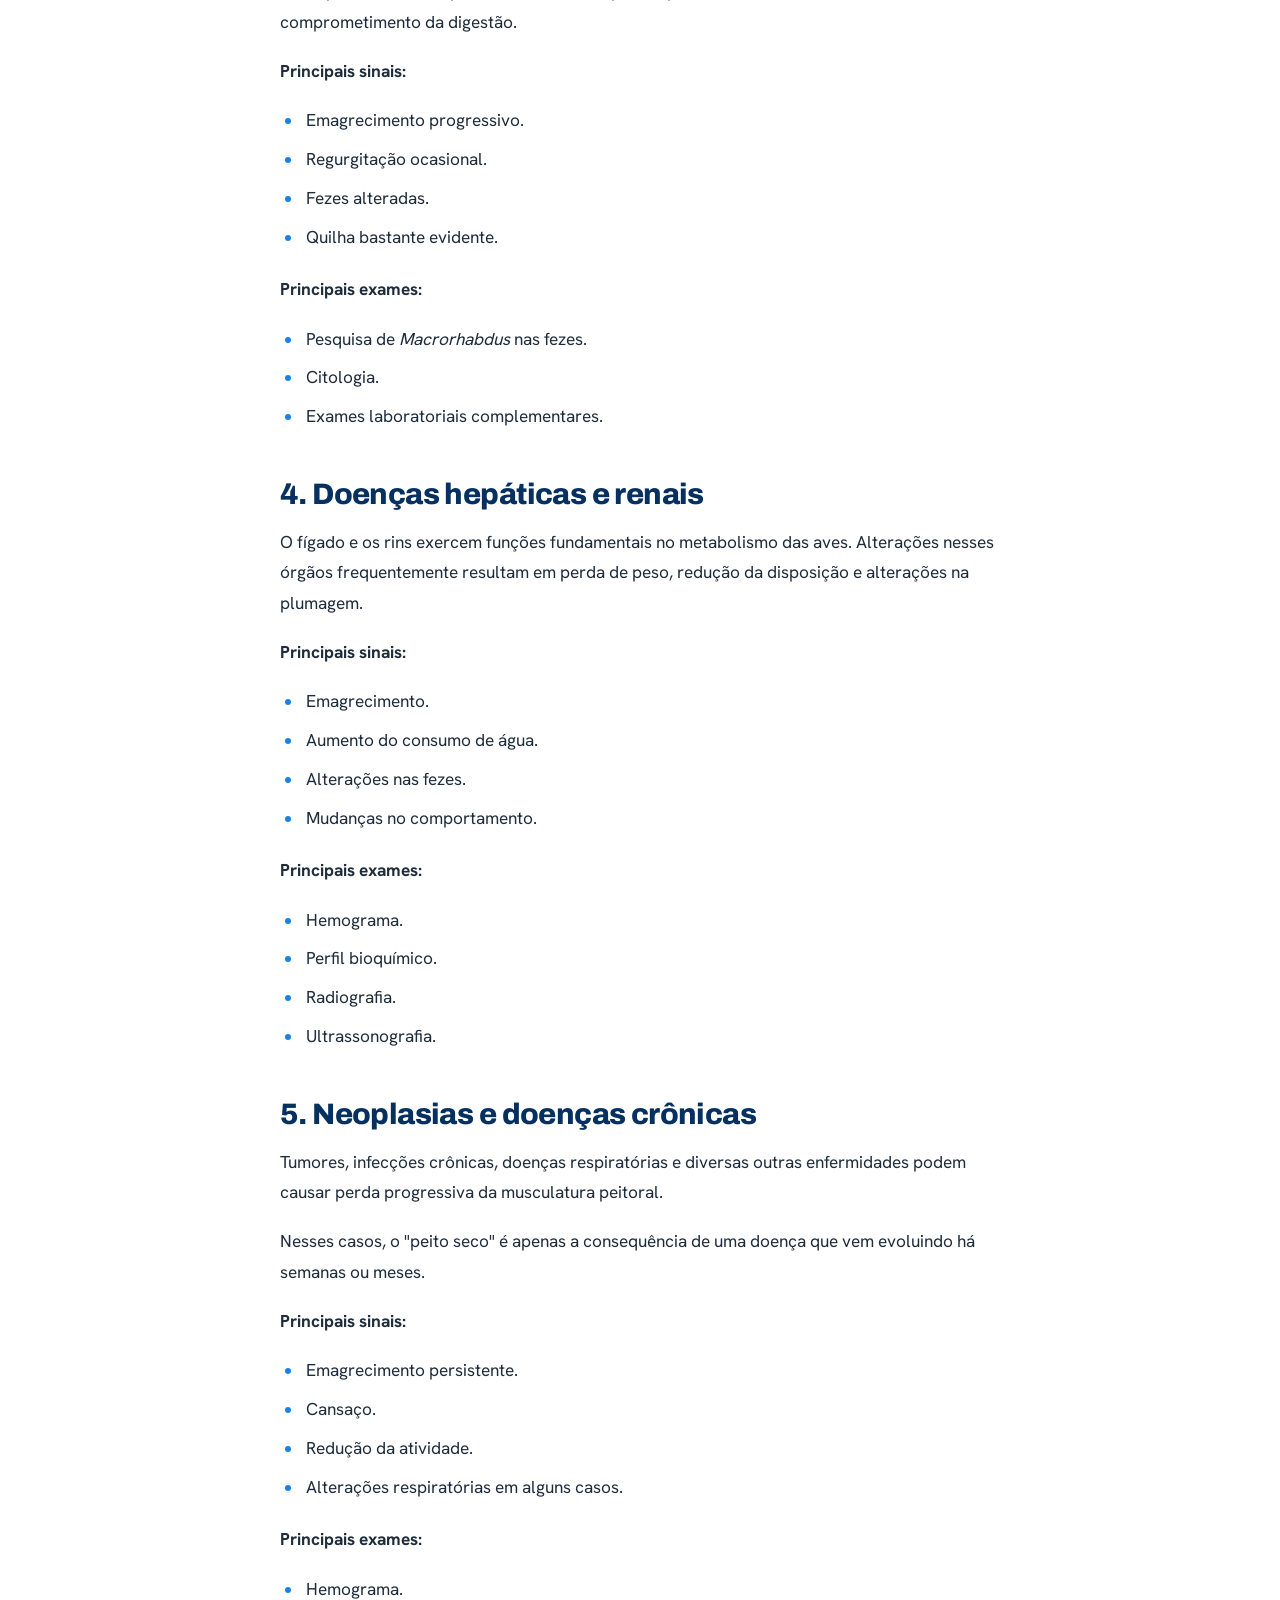
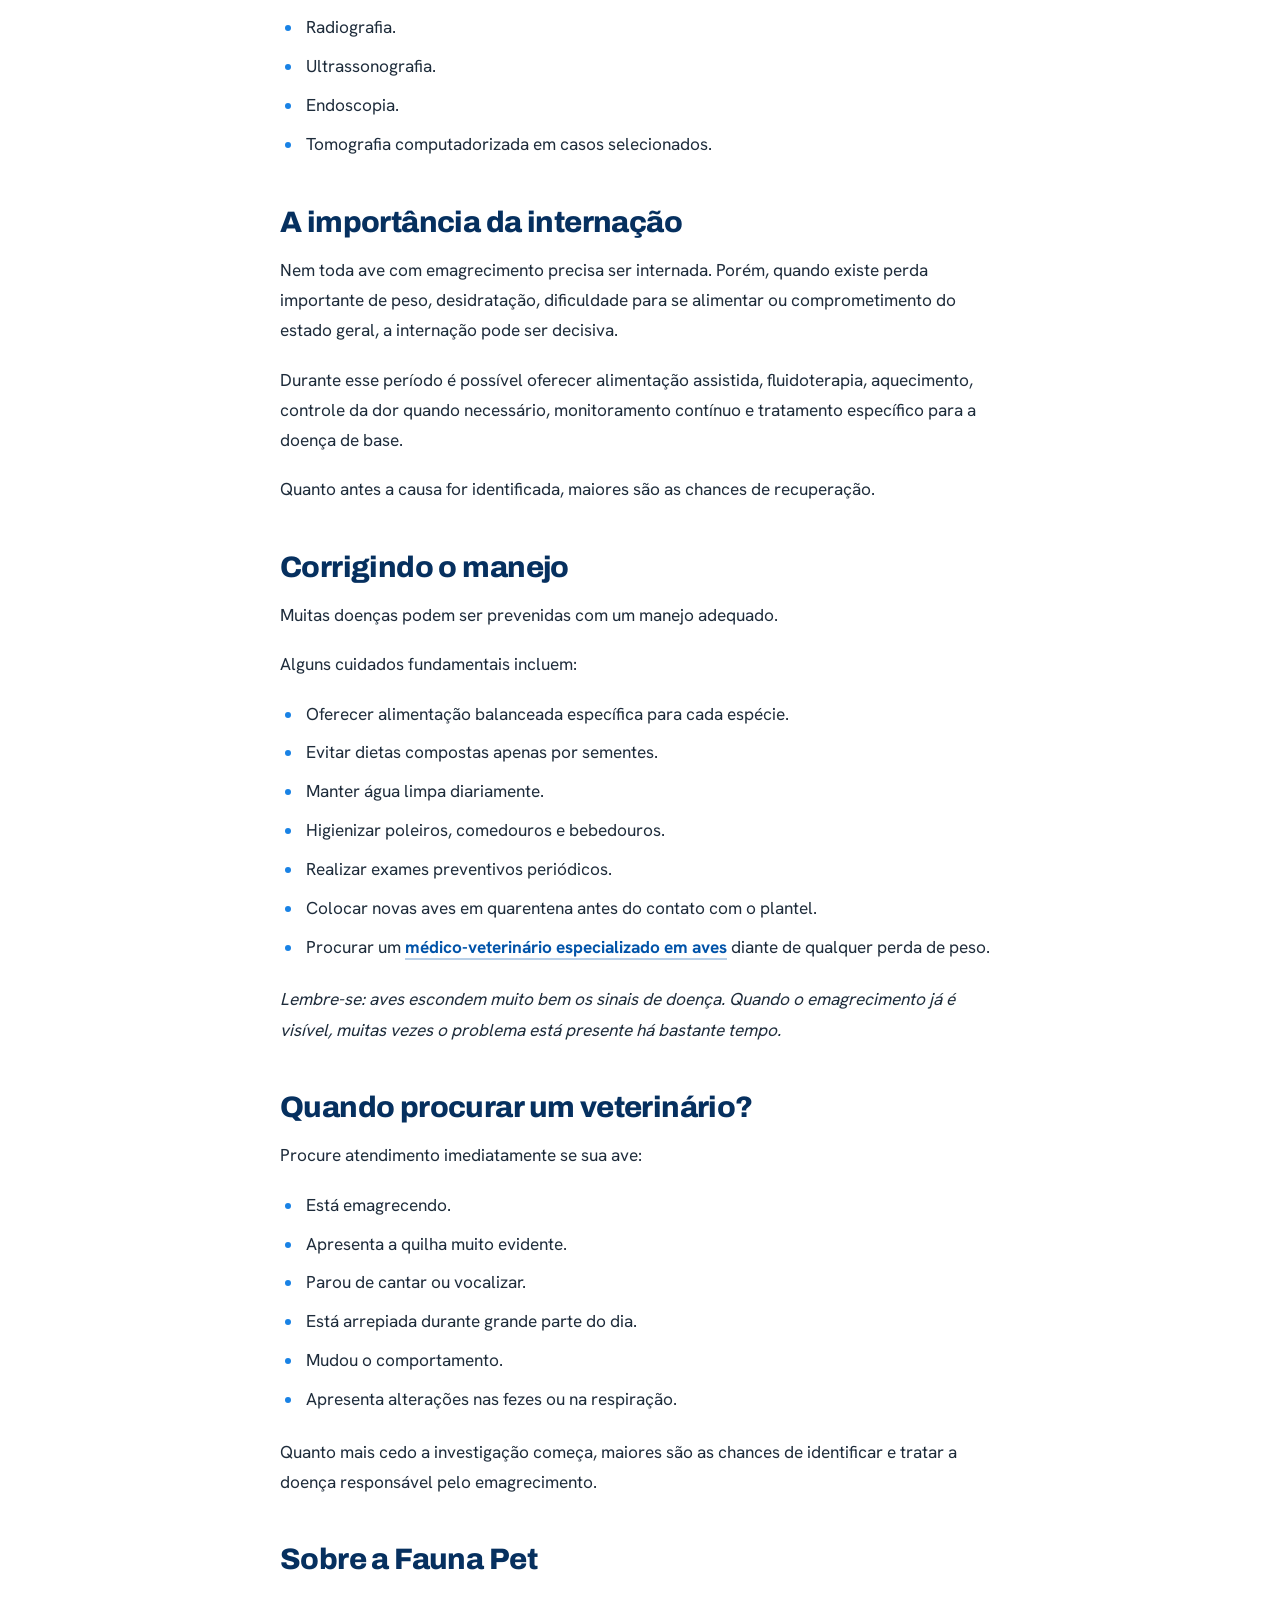
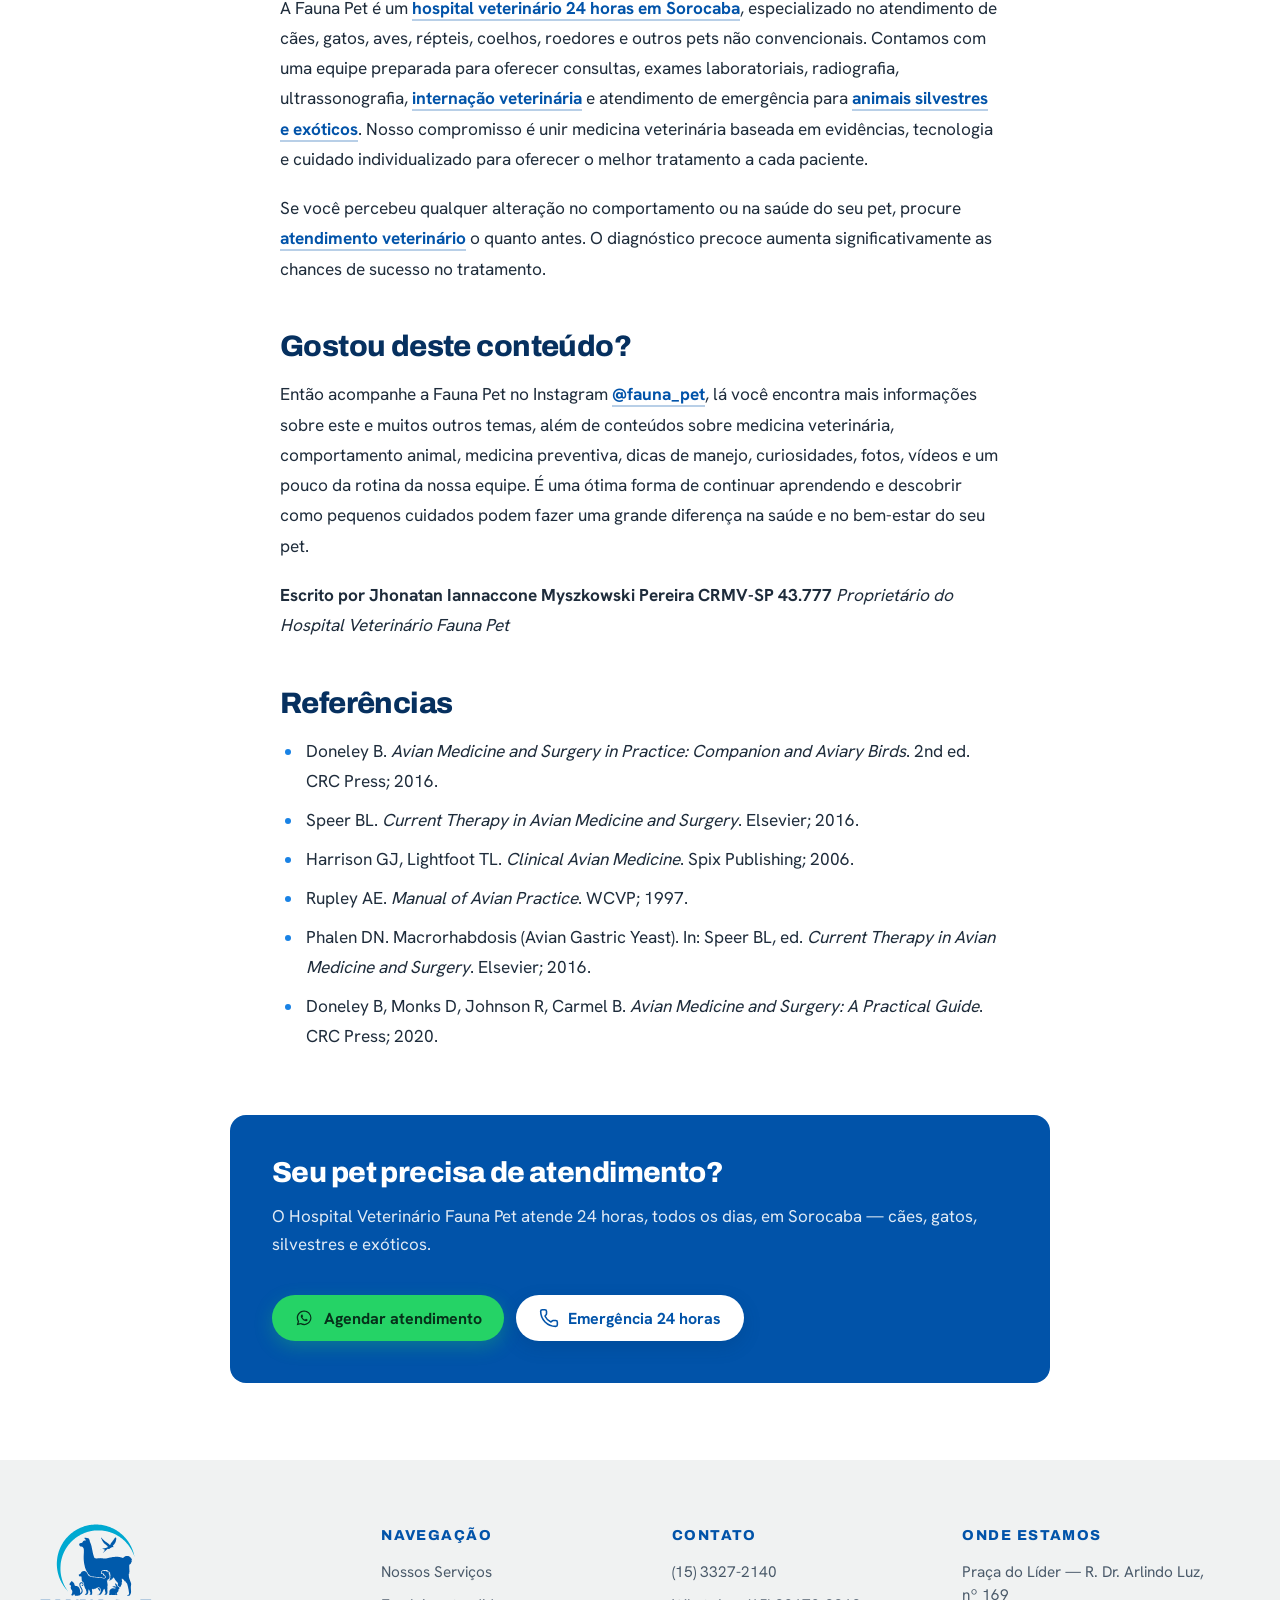
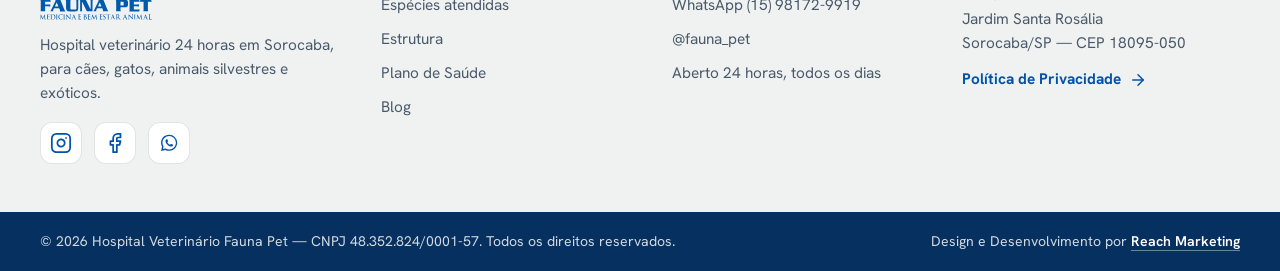
<file: blog/ave-com-peito-seco/index.html>
<!DOCTYPE html>
<html lang="pt-BR">
<head>
<meta name="robots" content="noindex,nofollow">
<meta charset="utf-8">
<meta name="viewport" content="width=device-width, initial-scale=1">
<title>Ave com peito seco: causas e cuidados | Fauna Pet</title>
<meta name="description" content="Entenda o que significa ave com peito seco, suas possíveis causas e quando procurar atendimento veterinário especializado em Sorocaba.">
<meta name="theme-color" content="#0153A9">
<link rel="canonical" href="https://faunapet.com.br/blog/ave-com-peito-seco/">
<meta property="og:type" content="article">
<meta property="og:locale" content="pt_BR">
<meta property="og:site_name" content="Fauna Pet">
<meta property="og:title" content="Ave com peito seco: causas e cuidados | Fauna Pet">
<meta property="og:description" content="Entenda o que significa ave com peito seco, suas possíveis causas e quando procurar atendimento veterinário especializado em Sorocaba.">
<meta property="og:url" content="https://faunapet.com.br/blog/ave-com-peito-seco/">
<meta property="og:image" content="https://faunapet.com.br/assets/img/blog/ave-com-peito-seco-fauna-pet-sorocaba.webp">
<link rel="icon" href="../../assets/img/marca/favicon.svg" type="image/svg+xml">
<link rel="preload" href="../../assets/fonts/archivo-latin.woff2" as="font" type="font/woff2" crossorigin>
<link rel="preload" href="../../assets/fonts/hanken-grotesk-latin.woff2" as="font" type="font/woff2" crossorigin>
<link rel="stylesheet" href="../../assets/css/style.css?v=20260831a">
<script>document.documentElement.className+=' js';</script>
<script type="application/ld+json">{"@context":"https://schema.org","@type":"BlogPosting","headline":"Ave com peito seco: o que é, quais as causas e quando se preocupar?","description":"Entenda o que significa ave com peito seco, suas possíveis causas e quando procurar atendimento veterinário especializado em Sorocaba.","datePublished":"2026-08-24","author":{"@type":"Organization","name":"Jhonatan Iannaccone Myszkowski Pereira — CRMV-SP 43.777"},"publisher":{"@type":"Organization","name":"Hospital Veterinário Fauna Pet","url":"https://faunapet.com.br"},"mainEntityOfPage":"https://faunapet.com.br/blog/ave-com-peito-seco/","image":"https://faunapet.com.br/assets/img/blog/ave-com-peito-seco-fauna-pet-sorocaba.webp"}</script>
</head>
<body>
<svg width="0" height="0" class="svg-sprite" aria-hidden="true" focusable="false" style="position:absolute">
  <symbol id="ic-wa" viewBox="0 0 32 32"><path fill="currentColor" d="M19.11 17.205c-.372 0-1.088 1.39-1.518 1.39a.63.63 0 0 1-.315-.1c-.802-.402-1.504-.817-2.163-1.447-.545-.516-1.146-1.29-1.46-1.963a.426.426 0 0 1-.073-.215c0-.33.99-.945.99-1.49 0-.143-.73-2.09-.832-2.335-.143-.372-.214-.487-.6-.487-.187 0-.36-.043-.53-.043-.302 0-.53.115-.746.315-.688.645-1.032 1.318-1.06 2.264v.114c-.015.99.472 1.977 1.017 2.78 1.23 1.82 2.506 3.41 4.554 4.34.616.287 2.035.888 2.722.888.817 0 2.15-.515 2.478-1.318.13-.33.244-.7.244-1.075 0-.058 0-.143-.03-.215-.1-.172-2.434-1.39-2.85-1.39zm-3.024 8.182h-.014c-1.706 0-3.382-.46-4.844-1.318l-.345-.215-3.595.945.96-3.51-.23-.36a9.745 9.745 0 0 1-1.49-5.19c0-5.373 4.382-9.755 9.77-9.755 2.607 0 5.056 1.017 6.9 2.866a9.65 9.65 0 0 1 2.854 6.9c-.014 5.372-4.396 9.74-9.625 9.74zm8.293-18.052A11.622 11.622 0 0 0 16.084 4C9.66 4 4.43 9.23 4.43 15.654c0 2.05.545 4.057 1.575 5.82L4.33 27.69l6.37-1.674a11.624 11.624 0 0 0 5.56 1.418h.015c6.41 0 11.654-5.23 11.654-11.654a11.59 11.59 0 0 0-3.423-8.282z"/></symbol>
  <symbol id="ic-google" viewBox="0 0 48 48"><path fill="#4285F4" d="M45.12 24.5c0-1.56-.14-3.06-.4-4.5H24v8.51h11.84c-.51 2.75-2.06 5.08-4.39 6.64v5.52h7.11c4.16-3.83 6.56-9.47 6.56-16.17z"/><path fill="#34A853" d="M24 46c5.94 0 10.92-1.97 14.56-5.33l-7.11-5.52c-1.97 1.32-4.49 2.1-7.45 2.1-5.73 0-10.58-3.87-12.31-9.07H4.34v5.7C7.96 41.07 15.4 46 24 46z"/><path fill="#FBBC05" d="M11.69 28.18C11.25 26.86 11 25.45 11 24s.25-2.86.69-4.18v-5.7H4.34C2.85 17.09 2 20.45 2 24s.85 6.91 2.34 9.88l7.35-5.7z"/><path fill="#EA4335" d="M24 10.75c3.23 0 6.13 1.11 8.41 3.29l6.31-6.31C34.91 4.18 29.93 2 24 2 15.4 2 7.96 6.93 4.34 14.12l7.35 5.7c1.73-5.2 6.58-9.07 12.31-9.07z"/></symbol>
  <symbol id="ic-pin" viewBox="0 0 24 24" fill="none" stroke="currentColor" stroke-width="1.9" stroke-linecap="round" stroke-linejoin="round"><path d="M20 10c0 4.993-5.539 10.193-7.399 11.799a1 1 0 0 1-1.202 0C9.539 20.193 4 14.993 4 10a8 8 0 0 1 16 0"/><circle cx="12" cy="10" r="3"/></symbol>
  <symbol id="ic-mail" viewBox="0 0 24 24" fill="none" stroke="currentColor" stroke-width="1.9" stroke-linecap="round" stroke-linejoin="round"><rect x="2" y="4" width="20" height="16" rx="2"/><path d="m22 7-8.97 5.7a1.94 1.94 0 0 1-2.06 0L2 7"/></symbol>
  <symbol id="ic-phone" viewBox="0 0 24 24" fill="none" stroke="currentColor" stroke-width="1.9" stroke-linecap="round" stroke-linejoin="round"><path d="M13.832 16.568a1 1 0 0 0 1.213-.303l.355-.465A2 2 0 0 1 17 15h3a2 2 0 0 1 2 2v3a2 2 0 0 1-2 2A18 18 0 0 1 2 4a2 2 0 0 1 2-2h3a2 2 0 0 1 2 2v3a2 2 0 0 1-.8 1.6l-.468.351a1 1 0 0 0-.292 1.233 14 14 0 0 0 6.392 6.384"/></symbol>
  <symbol id="ic-instagram" viewBox="0 0 24 24" fill="none" stroke="currentColor" stroke-width="1.9" stroke-linecap="round" stroke-linejoin="round"><rect width="20" height="20" x="2" y="2" rx="5" ry="5"/><path d="M16 11.37A4 4 0 1 1 12.63 8 4 4 0 0 1 16 11.37z"/><line x1="17.5" x2="17.51" y1="6.5" y2="6.5"/></symbol>
  <symbol id="ic-facebook" viewBox="0 0 24 24" fill="none" stroke="currentColor" stroke-width="1.9" stroke-linecap="round" stroke-linejoin="round"><path d="M18 2h-3a5 5 0 0 0-5 5v3H7v4h3v8h4v-8h3l1-4h-4V7a1 1 0 0 1 1-1h3z"/></symbol>
  <symbol id="ic-clock" viewBox="0 0 24 24" fill="none" stroke="currentColor" stroke-width="1.9" stroke-linecap="round" stroke-linejoin="round"><circle cx="12" cy="12" r="10"/><path d="M12 6v6l4 2"/></symbol>
  <symbol id="ic-seta" viewBox="0 0 24 24" fill="none" stroke="currentColor" stroke-width="2" stroke-linecap="round" stroke-linejoin="round"><path d="M5 12h14"/><path d="m12 5 7 7-7 7"/></symbol>
  <symbol id="ic-chevron" viewBox="0 0 24 24" fill="none" stroke="currentColor" stroke-width="2.2" stroke-linecap="round" stroke-linejoin="round"><path d="m6 9 6 6 6-6"/></symbol>
  <symbol id="ic-estrela" viewBox="0 0 24 24" fill="currentColor" stroke="none"><path d="M11.525 2.295a.53.53 0 0 1 .95 0l2.31 4.679a2.123 2.123 0 0 0 1.595 1.16l5.166.756a.53.53 0 0 1 .294.904l-3.736 3.638a2.123 2.123 0 0 0-.611 1.878l.882 5.14a.53.53 0 0 1-.771.56l-4.618-2.428a2.122 2.122 0 0 0-1.973 0L6.396 21.01a.53.53 0 0 1-.77-.56l.881-5.139a2.122 2.122 0 0 0-.611-1.879L2.16 9.795a.53.53 0 0 1 .294-.906l5.165-.755a2.122 2.122 0 0 0 1.597-1.16z"/></symbol>
  <symbol id="ic-escudo" viewBox="0 0 24 24" fill="none" stroke="currentColor" stroke-width="1.9" stroke-linecap="round" stroke-linejoin="round"><path d="M20 13c0 5-3.5 7.5-7.66 8.95a1 1 0 0 1-.67-.01C7.5 20.5 4 18 4 13V6a1 1 0 0 1 1-1c2 0 4.5-1.2 6.24-2.72a1.17 1.17 0 0 1 1.52 0C14.51 3.81 17 5 19 5a1 1 0 0 1 1 1z"/><path d="m9 12 2 2 4-4"/></symbol>
  <symbol id="ic-estetoscopio" viewBox="0 0 24 24" fill="none" stroke="currentColor" stroke-width="1.9" stroke-linecap="round" stroke-linejoin="round"><path d="M11 2v2"/><path d="M5 2v2"/><path d="M5 3H4a2 2 0 0 0-2 2v4a6 6 0 0 0 12 0V5a2 2 0 0 0-2-2h-1"/><path d="M8 15a6 6 0 0 0 12 0v-3"/><circle cx="20" cy="10" r="2"/></symbol>
  <symbol id="ic-coracao" viewBox="0 0 24 24" fill="none" stroke="currentColor" stroke-width="1.9" stroke-linecap="round" stroke-linejoin="round"><path d="M2 9.5a5.5 5.5 0 0 1 9.591-3.676.56.56 0 0 0 .818 0A5.49 5.49 0 0 1 22 9.5c0 2.29-1.5 4-3 5.5l-5.492 5.313a2 2 0 0 1-3 .019L5 15c-1.5-1.5-3-3.2-3-5.5"/><path d="M3.22 13H9.5l.5-1 2 4.5 2-7 1.5 3.5h5.27"/></symbol>
  <symbol id="ic-menu" viewBox="0 0 24 24" fill="none" stroke="currentColor" stroke-width="2" stroke-linecap="round" stroke-linejoin="round"><path d="M4 5h16"/><path d="M4 12h16"/><path d="M4 19h16"/></symbol>
  <symbol id="ic-x" viewBox="0 0 24 24" fill="none" stroke="currentColor" stroke-width="2" stroke-linecap="round" stroke-linejoin="round"><path d="M18 6 6 18"/><path d="m6 6 12 12"/></symbol>
</svg>

<div class="topbar">
  <div class="wrap">
    <span class="topbar-item"><svg class="ic"><use href="#ic-clock"/></svg> Hospital veterinário <strong>&nbsp;aberto 24 horas</strong></span>
    <span class="topbar-sep"></span>
    <a class="topbar-item esconde-mobile" href="tel:+551533272140"><svg class="ic"><use href="#ic-phone"/></svg> (15) 3327-2140</a>
  </div>
</div>

<header class="site-header">
  <div class="wrap">
    <a class="brand" href="../../" aria-label="Fauna Pet — página inicial">
      <img src="../../assets/img/marca/logo-fauna-pet-compacto.svg" alt="Fauna Pet — Medicina e Bem Estar Animal" width="80" height="68">
    </a>
    <nav class="nav" aria-label="Menu principal">
      <a href="../../#servicos">Nossos Serviços</a>
      <a href="../../#localizacao">Localização</a>
      <a href="../../#plano">Plano</a>
      <a href="../../blog/">Blog</a>
    </nav>
    <a class="btn header-cta" href="https://wa.me/5515981729919?text=Ol%C3%A1%2C%20vim%20pelo%20blog%20e%20gostaria%20de%20falar%20com%20a%20equipe%20da%20Fauna%20Pet." target="_blank" rel="noopener">
      <svg class="ic"><use href="#ic-wa"/></svg> Agendar consulta
    </a>
    <button class="btn-menu" type="button" aria-label="Abrir menu"><svg class="ic"><use href="#ic-menu"/></svg></button>
  </div>
</header>

<div class="menu-mobile" role="dialog" aria-label="Menu">
  <div class="menu-mobile-topo"><button type="button" aria-label="Fechar menu"><svg class="ic"><use href="#ic-x"/></svg></button></div>
  <nav aria-label="Menu mobile">
    <a href="../../#servicos">Nossos Serviços</a>
    <a href="../../#especies">Espécies atendidas</a>
    <a href="../../#estrutura">Estrutura</a>
    <a href="../../#plano">Plano de Saúde</a>
    <a href="../../#localizacao">Localização</a>
    <a href="../../blog/">Blog</a>
  </nav>
  <a class="btn btn--wa" href="https://wa.me/5515981729919?text=Ol%C3%A1%2C%20vim%20pelo%20blog%20e%20gostaria%20de%20falar%20com%20a%20equipe%20da%20Fauna%20Pet." target="_blank" rel="noopener">
    <svg class="ic"><use href="#ic-wa"/></svg> Quero Agendar uma Consulta!
  </a>
</div>

<main>
  <article class="artigo">
    <div class="wrap artigo-topo">
      <a class="link-seta artigo-voltar" href="../../blog/"><svg class="ic" style="transform:rotate(180deg)"><use href="#ic-seta"/></svg> Voltar para o blog</a>
      <span class="cat">Aves</span>
      <h1>Ave com peito seco: o que é, quais as causas e quando se preocupar?</h1>
      <p class="artigo-resumo">Entenda o que significa ave com peito seco, suas possíveis causas e quando procurar atendimento veterinário especializado em Sorocaba.</p>
      <p class="artigo-meta">Jhonatan Iannaccone Myszkowski Pereira — CRMV-SP 43.777 · <time datetime="2026-08-24">24 de agosto de 2026</time></p>
    </div>
    <div class="wrap"><figure class="artigo-capa"><img src="../../assets/img/blog/ave-com-peito-seco-fauna-pet-sorocaba.webp" alt="Ave de companhia em poleiro representando cuidados com perda de peso e peito seco" width="1200" height="675" fetchpriority="high" decoding="async"><figcaption>A perda de musculatura peitoral pode indicar que a saúde da ave precisa ser investigada.</figcaption></figure></div>
    <div class="wrap artigo-corpo">
      <p>Entre criadores de passeriformes e tutores de psitacídeos, é muito comum ouvir a expressão &quot;minha ave está com peito seco&quot;. Mas existe um detalhe importante: peito seco não é uma doença.</p>
<p>Na medicina veterinária, o chamado &quot;peito seco&quot; é uma síndrome, ou seja, um conjunto de sinais clínicos que indica que algo não está bem com a ave. O principal sinal é a perda progressiva da musculatura peitoral, deixando o osso do peito (quilha) muito evidente ao toque.</p>
<p>É parecido com a febre em humanos: a febre não é uma doença, mas sim um sinal de que existe um problema que precisa ser investigado.</p>
<p>Por isso, sempre que uma ave apresenta emagrecimento progressivo, o mais importante não é tratar o &quot;peito seco&quot;, mas descobrir qual doença está causando esse emagrecimento.</p>
<h2>1. Alimentação inadequada</h2>
<p>Uma das causas mais frequentes de emagrecimento em aves de companhia é a alimentação desequilibrada.</p>
<p>Dietas compostas apenas por sementes são pobres em diversos nutrientes essenciais e podem levar à perda de massa muscular, deficiência vitamínica, alterações hepáticas e queda da imunidade.</p>
<p><strong>Principais sinais:</strong></p>
<ul>
<li>Emagrecimento progressivo.</li>
<li>Plumagem opaca.</li>
<li>Baixa disposição.</li>
<li>Alterações nas fezes.</li>
</ul>
<p><strong>Principais exames:</strong></p>
<ul>
<li>Exame físico.</li>
<li>Avaliação nutricional.</li>
<li>Hemograma.</li>
<li>Bioquímica sérica.</li>
</ul>
<h2>2. Doenças gastrointestinais</h2>
<p>Infecções bacterianas, fúngicas, parasitárias ou alterações na digestão impedem que os nutrientes sejam absorvidos adequadamente.</p>
<p>Mesmo que a ave continue comendo, ela pode perder peso de forma progressiva.</p>
<p><strong>Principais sinais:</strong></p>
<ul>
<li>Emagrecimento.</li>
<li>Diarreia.</li>
<li>Regurgitação.</li>
<li>Alterações nas fezes.</li>
</ul>
<p><strong>Principais exames:</strong></p>
<ul>
<li>Exame coproparasitológico.</li>
<li>Citologia de fezes.</li>
<li>Cultura bacteriana quando indicada.</li>
<li>Radiografia.</li>
<li>Ultrassonografia.</li>
</ul>
<h2>3. Megabacteriose (<em>Macrorhabdus ornithogaster</em>)</h2>
<p>Muito conhecida entre criadores de passeriformes e também observada em psitacídeos, a megabacteriose é uma das causas clássicas de emagrecimento crônico.</p>
<p>A ave pode manter o apetite e, ainda assim, perder peso continuamente devido ao comprometimento da digestão.</p>
<p><strong>Principais sinais:</strong></p>
<ul>
<li>Emagrecimento progressivo.</li>
<li>Regurgitação ocasional.</li>
<li>Fezes alteradas.</li>
<li>Quilha bastante evidente.</li>
</ul>
<p><strong>Principais exames:</strong></p>
<ul>
<li>Pesquisa de <em>Macrorhabdus</em> nas fezes.</li>
<li>Citologia.</li>
<li>Exames laboratoriais complementares.</li>
</ul>
<h2>4. Doenças hepáticas e renais</h2>
<p>O fígado e os rins exercem funções fundamentais no metabolismo das aves. Alterações nesses órgãos frequentemente resultam em perda de peso, redução da disposição e alterações na plumagem.</p>
<p><strong>Principais sinais:</strong></p>
<ul>
<li>Emagrecimento.</li>
<li>Aumento do consumo de água.</li>
<li>Alterações nas fezes.</li>
<li>Mudanças no comportamento.</li>
</ul>
<p><strong>Principais exames:</strong></p>
<ul>
<li>Hemograma.</li>
<li>Perfil bioquímico.</li>
<li>Radiografia.</li>
<li>Ultrassonografia.</li>
</ul>
<h2>5. Neoplasias e doenças crônicas</h2>
<p>Tumores, infecções crônicas, doenças respiratórias e diversas outras enfermidades podem causar perda progressiva da musculatura peitoral.</p>
<p>Nesses casos, o &quot;peito seco&quot; é apenas a consequência de uma doença que vem evoluindo há semanas ou meses.</p>
<p><strong>Principais sinais:</strong></p>
<ul>
<li>Emagrecimento persistente.</li>
<li>Cansaço.</li>
<li>Redução da atividade.</li>
<li>Alterações respiratórias em alguns casos.</li>
</ul>
<p><strong>Principais exames:</strong></p>
<ul>
<li>Hemograma.</li>
<li>Radiografia.</li>
<li>Ultrassonografia.</li>
<li>Endoscopia.</li>
<li>Tomografia computadorizada em casos selecionados.</li>
</ul>
<h2>A importância da internação</h2>
<p>Nem toda ave com emagrecimento precisa ser internada. Porém, quando existe perda importante de peso, desidratação, dificuldade para se alimentar ou comprometimento do estado geral, a internação pode ser decisiva.</p>
<p>Durante esse período é possível oferecer alimentação assistida, fluidoterapia, aquecimento, controle da dor quando necessário, monitoramento contínuo e tratamento específico para a doença de base.</p>
<p>Quanto antes a causa for identificada, maiores são as chances de recuperação.</p>
<h2>Corrigindo o manejo</h2>
<p>Muitas doenças podem ser prevenidas com um manejo adequado.</p>
<p>Alguns cuidados fundamentais incluem:</p>
<ul>
<li>Oferecer alimentação balanceada específica para cada espécie.</li>
<li>Evitar dietas compostas apenas por sementes.</li>
<li>Manter água limpa diariamente.</li>
<li>Higienizar poleiros, comedouros e bebedouros.</li>
<li>Realizar exames preventivos periódicos.</li>
<li>Colocar novas aves em quarentena antes do contato com o plantel.</li>
<li>Procurar um <a href="../../#especies">médico-veterinário especializado em aves</a> diante de qualquer perda de peso.</li>
</ul>
<p><em>Lembre-se: aves escondem muito bem os sinais de doença. Quando o emagrecimento já é visível, muitas vezes o problema está presente há bastante tempo.</em></p>
<h2>Quando procurar um veterinário?</h2>
<p>Procure atendimento imediatamente se sua ave:</p>
<ul>
<li>Está emagrecendo.</li>
<li>Apresenta a quilha muito evidente.</li>
<li>Parou de cantar ou vocalizar.</li>
<li>Está arrepiada durante grande parte do dia.</li>
<li>Mudou o comportamento.</li>
<li>Apresenta alterações nas fezes ou na respiração.</li>
</ul>
<p>Quanto mais cedo a investigação começa, maiores são as chances de identificar e tratar a doença responsável pelo emagrecimento.</p>
<h2>Sobre a Fauna Pet</h2>
<p>A Fauna Pet é um <a href="../../#localizacao">hospital veterinário 24 horas em Sorocaba</a>, especializado no atendimento de cães, gatos, aves, répteis, coelhos, roedores e outros pets não convencionais. Contamos com uma equipe preparada para oferecer consultas, exames laboratoriais, radiografia, ultrassonografia, <a href="../../#servicos">internação veterinária</a> e atendimento de emergência para <a href="../../#especies">animais silvestres e exóticos</a>. Nosso compromisso é unir medicina veterinária baseada em evidências, tecnologia e cuidado individualizado para oferecer o melhor tratamento a cada paciente.</p>
<p>Se você percebeu qualquer alteração no comportamento ou na saúde do seu pet, procure <a href="https://wa.me/5515981729919?text=Ol%C3%A1%2C%20vim%20pelo%20blog%20e%20gostaria%20de%20agendar%20um%20atendimento%20para%20o%20meu%20pet.">atendimento veterinário</a> o quanto antes. O diagnóstico precoce aumenta significativamente as chances de sucesso no tratamento.</p>
<h2>Gostou deste conteúdo?</h2>
<p>Então acompanhe a Fauna Pet no Instagram <a href="https://www.instagram.com/fauna_pet/">@fauna_pet</a>, lá você encontra mais informações sobre este e muitos outros temas, além de conteúdos sobre medicina veterinária, comportamento animal, medicina preventiva, dicas de manejo, curiosidades, fotos, vídeos e um pouco da rotina da nossa equipe. É uma ótima forma de continuar aprendendo e descobrir como pequenos cuidados podem fazer uma grande diferença na saúde e no bem-estar do seu pet.</p>
<p><strong>Escrito por Jhonatan Iannaccone Myszkowski Pereira CRMV-SP 43.777</strong> <em>Proprietário do Hospital Veterinário Fauna Pet</em></p>
<h2>Referências</h2>
<ul>
<li>Doneley B. <em>Avian Medicine and Surgery in Practice: Companion and Aviary Birds</em>. 2nd ed. CRC Press; 2016.</li>
<li>Speer BL. <em>Current Therapy in Avian Medicine and Surgery</em>. Elsevier; 2016.</li>
<li>Harrison GJ, Lightfoot TL. <em>Clinical Avian Medicine</em>. Spix Publishing; 2006.</li>
<li>Rupley AE. <em>Manual of Avian Practice</em>. WCVP; 1997.</li>
<li>Phalen DN. Macrorhabdosis (Avian Gastric Yeast). In: Speer BL, ed. <em>Current Therapy in Avian Medicine and Surgery</em>. Elsevier; 2016.</li>
<li>Doneley B, Monks D, Johnson R, Carmel B. <em>Avian Medicine and Surgery: A Practical Guide</em>. CRC Press; 2020.</li>
</ul>
    </div>
    <div class="wrap">
      <aside class="artigo-cta">
        <h2>Seu pet precisa de atendimento?</h2>
        <p>O Hospital Veterinário Fauna Pet atende 24 horas, todos os dias, em Sorocaba — cães, gatos, silvestres e exóticos.</p>
        <div class="artigo-cta-botoes">
          <a class="btn btn--wa" href="https://wa.me/5515981729919?text=Ol%C3%A1%2C%20vim%20pelo%20blog%20e%20gostaria%20de%20falar%20com%20a%20equipe%20da%20Fauna%20Pet." target="_blank" rel="noopener"><svg class="ic"><use href="#ic-wa"/></svg> Agendar atendimento</a>
          <a class="btn btn--claro" href="tel:+551533272140"><svg class="ic"><use href="#ic-phone"/></svg> Emergência 24 horas</a>
        </div>
      </aside>
    </div>
  </article>
</main>

<footer class="rodape">
  <div class="wrap rodape-grid">
    <div>
      <img class="logo" src="../../assets/img/marca/logo-fauna-pet-compacto.svg" alt="Fauna Pet — Medicina e Bem Estar Animal" width="112" height="96">
      <p style="margin-top:14px">Hospital veterinário 24 horas em Sorocaba, para cães, gatos, animais silvestres e exóticos.</p>
      <div class="rodape-social">
        <a href="https://www.instagram.com/fauna_pet/" target="_blank" rel="noopener" aria-label="Instagram da Fauna Pet"><svg class="ic"><use href="#ic-instagram"/></svg></a>
        <a href="https://www.facebook.com/clinicaveterinariafaunapet/" target="_blank" rel="noopener" aria-label="Facebook da Fauna Pet"><svg class="ic"><use href="#ic-facebook"/></svg></a>
        <a href="https://wa.me/5515981729919" target="_blank" rel="noopener" aria-label="WhatsApp da Fauna Pet"><svg class="ic"><use href="#ic-wa"/></svg></a>
      </div>
    </div>
    <div>
      <p class="rodape-titulo">Navegação</p>
      <ul>
        <li><a href="../../#servicos">Nossos Serviços</a></li>
        <li><a href="../../#especies">Espécies atendidas</a></li>
        <li><a href="../../#estrutura">Estrutura</a></li>
        <li><a href="../../#plano">Plano de Saúde</a></li>
        <li><a href="../../blog/">Blog</a></li>
      </ul>
    </div>
    <div>
      <p class="rodape-titulo">Contato</p>
      <ul>
        <li><a href="tel:+551533272140">(15) 3327-2140</a></li>
        <li><a href="https://wa.me/5515981729919" target="_blank" rel="noopener">WhatsApp (15) 98172-9919</a></li>
        <li><a href="https://www.instagram.com/fauna_pet/" target="_blank" rel="noopener">@fauna_pet</a></li>
        <li>Aberto 24 horas, todos os dias</li>
      </ul>
    </div>
    <div>
      <p class="rodape-titulo">Onde estamos</p>
      <address>
        Praça do Líder — R. Dr. Arlindo&nbsp;Luz, nº&nbsp;169<br>
        Jardim Santa Rosália<br>
        Sorocaba/SP — CEP 18095-050
      </address>
      <p style="margin-top:12px"><a class="link-seta" href="../../#privacidade">Política de Privacidade <svg class="ic"><use href="#ic-seta"/></svg></a></p>
    </div>
  </div>
  <div class="rodape-base">
    <div class="wrap">
      <span>© <span id="ano">2026</span> Hospital Veterinário Fauna Pet — CNPJ 48.352.824/0001-57. Todos os direitos reservados.</span>
      <span>Design e Desenvolvimento por <a href="https://www.reachmarketing.com.br/" target="_blank" rel="noopener">Reach Marketing</a></span>
    </div>
  </div>
</footer>

<a class="wa-float" href="https://wa.me/5515981729919?text=Ol%C3%A1%2C%20vim%20pelo%20blog%20e%20gostaria%20de%20falar%20com%20a%20equipe%20da%20Fauna%20Pet." target="_blank" rel="noopener" aria-label="Falar no WhatsApp">
  <svg class="ic"><use href="#ic-wa"/></svg>
</a>

<div class="cookie" hidden>
  <p>Usamos cookies para melhorar sua experiência e medir o desempenho do site. Ao continuar, você concorda com a nossa <a href="../../#privacidade">Política de Privacidade</a>.</p>
  <button class="btn" type="button">Aceitar e continuar</button>
</div>


<script src="../../assets/js/main.js?v=20260908b" defer></script>
</body>
</html>
</file>
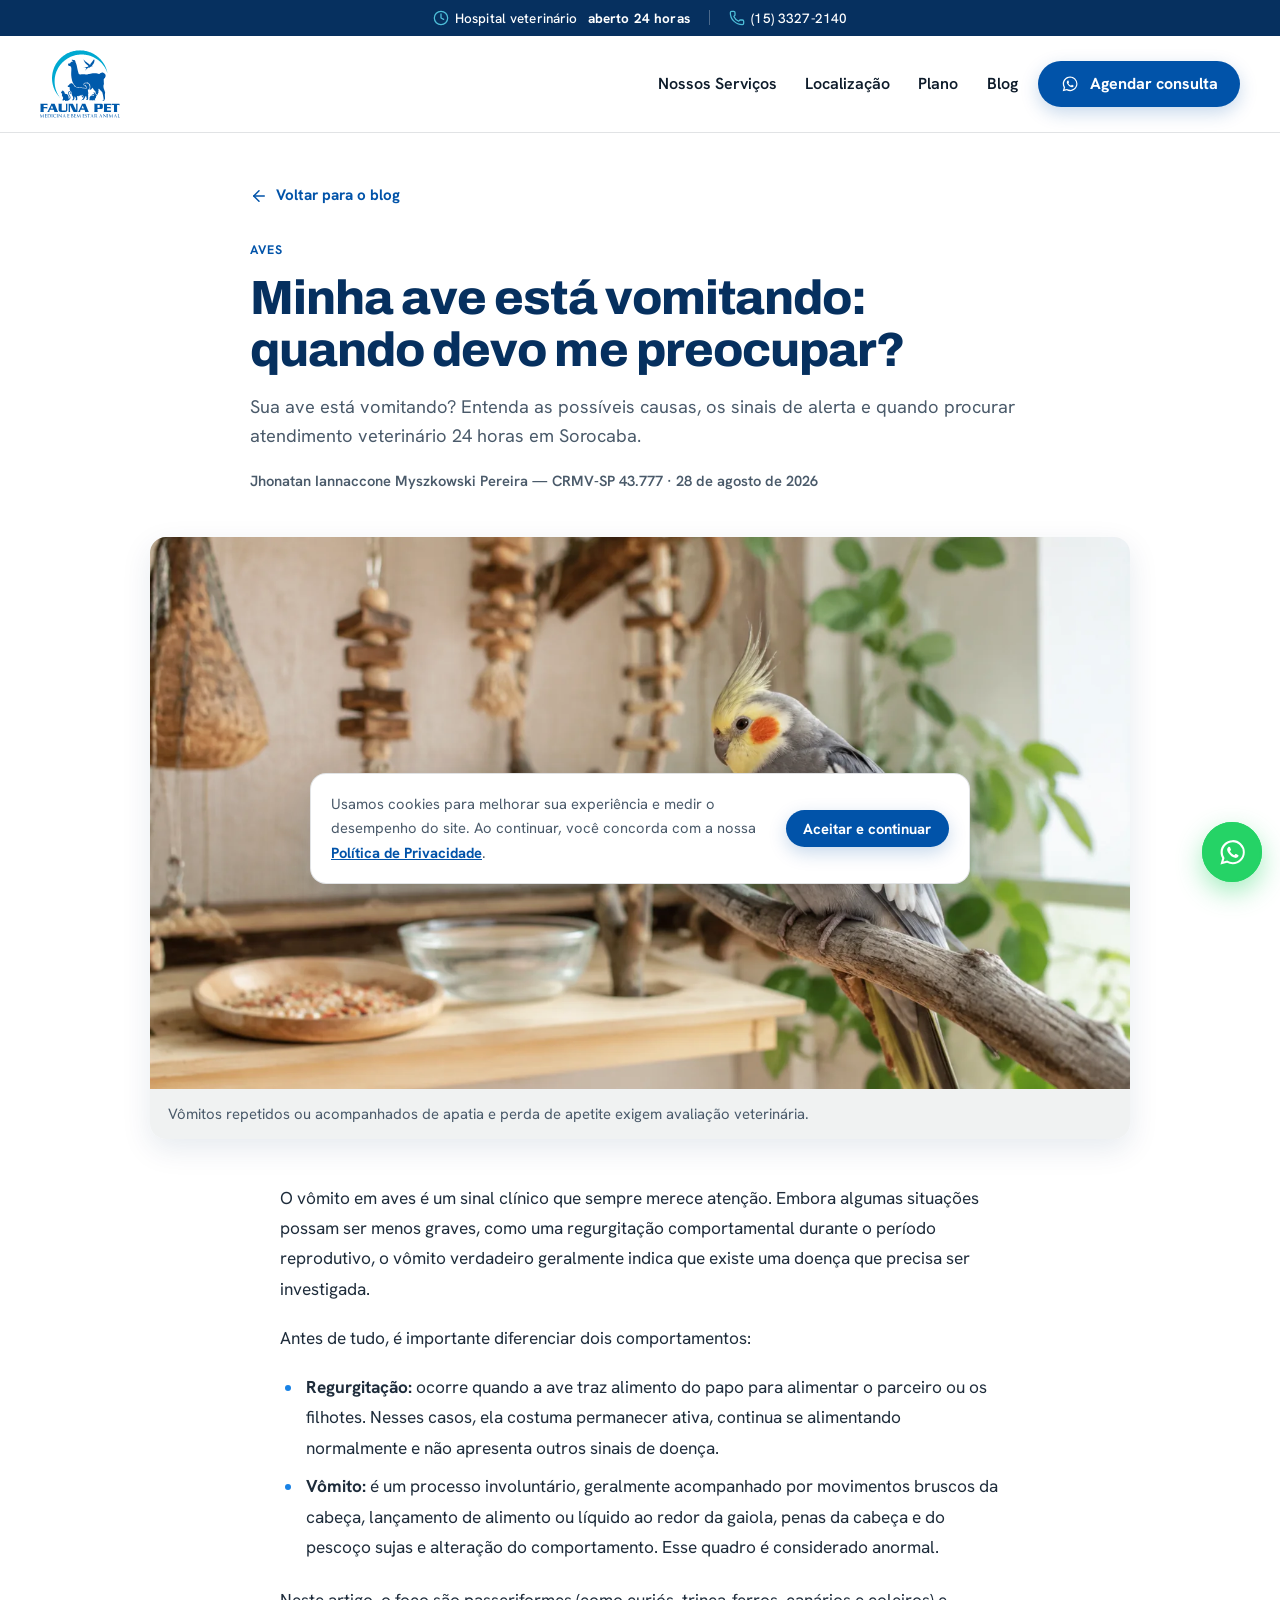
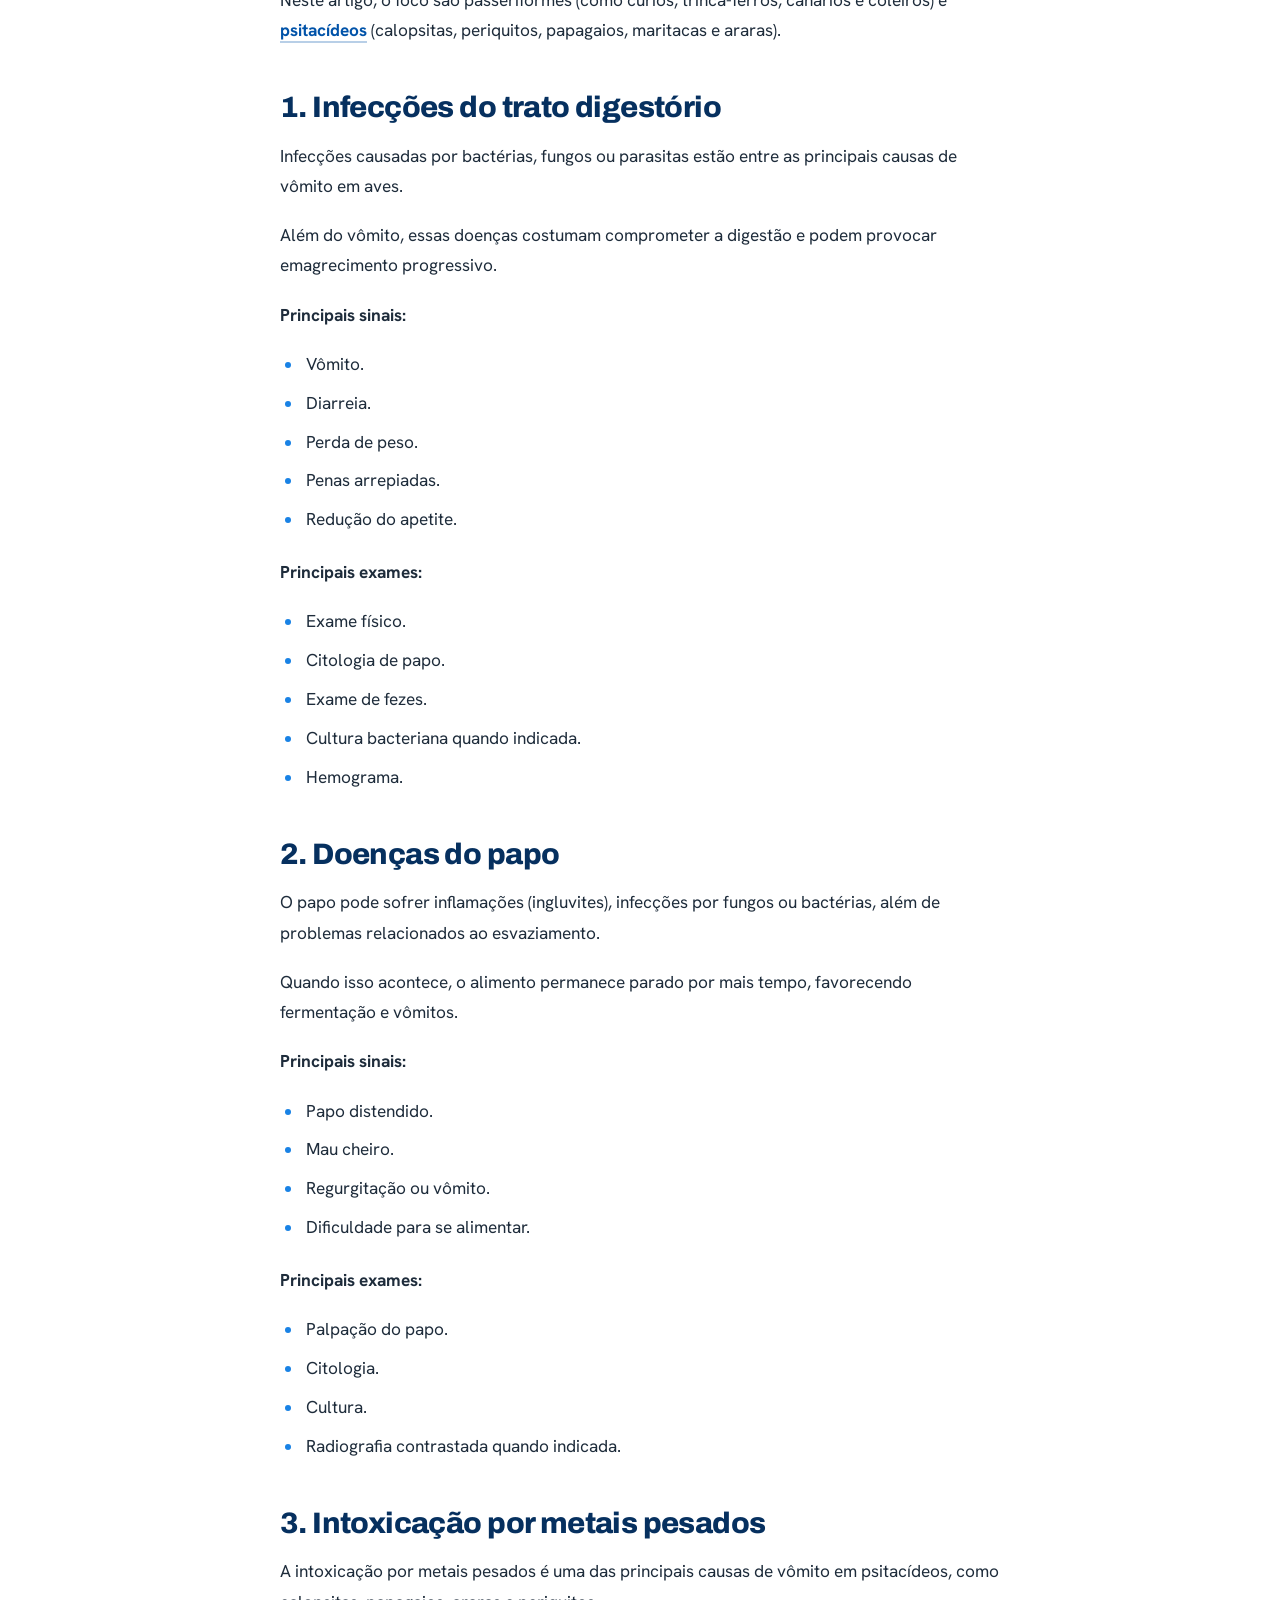
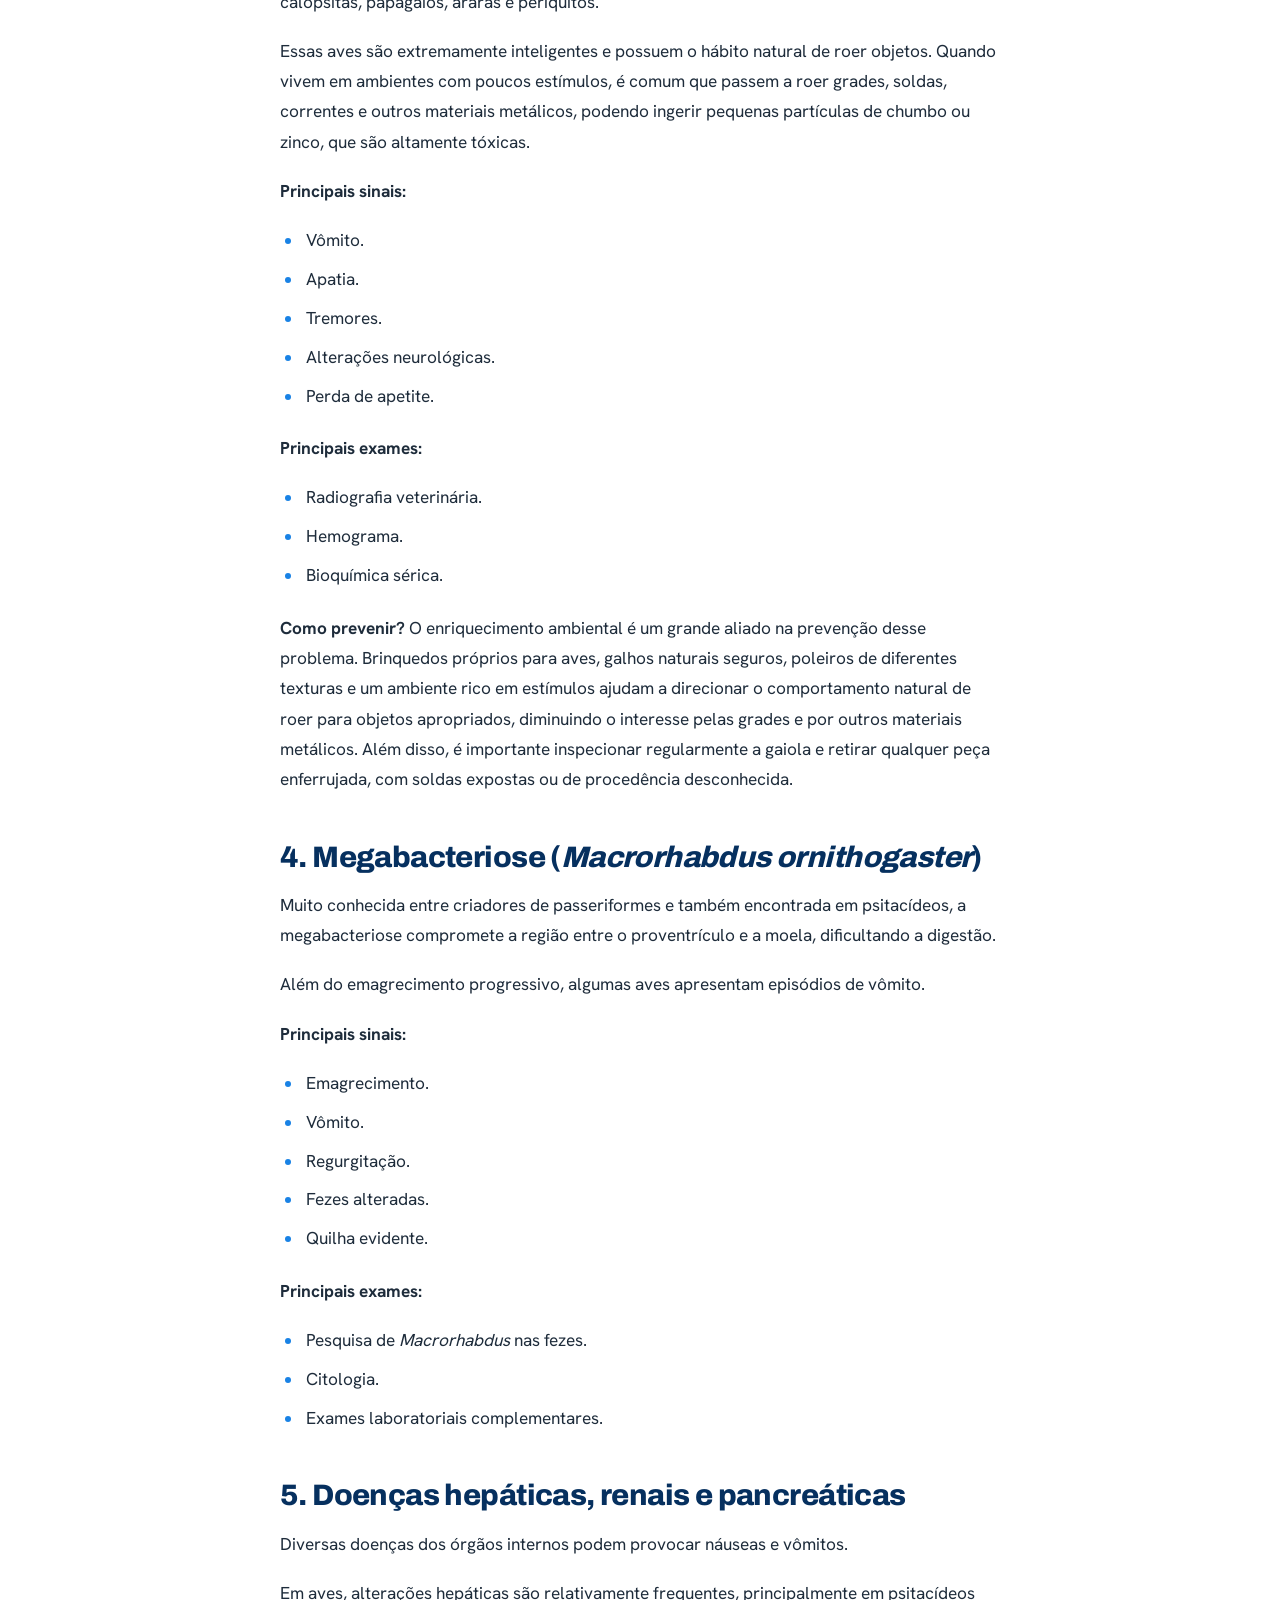
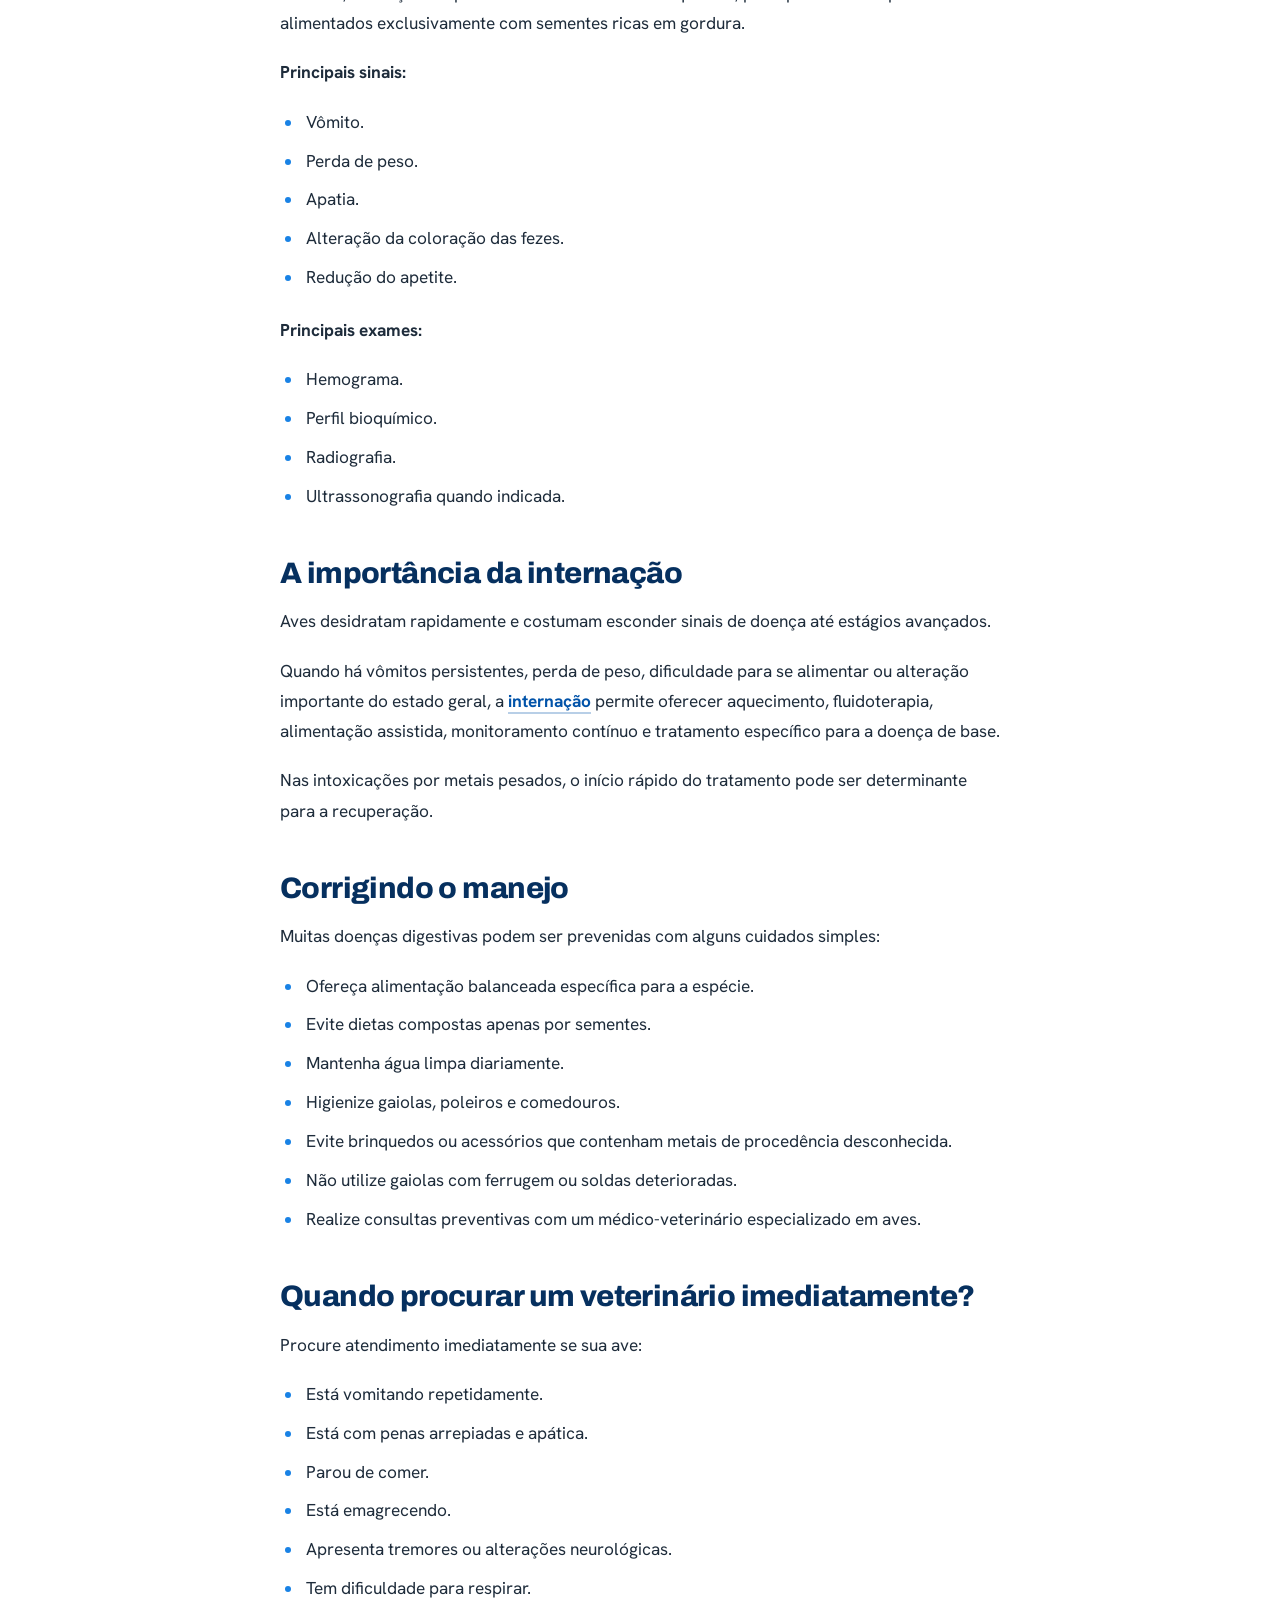
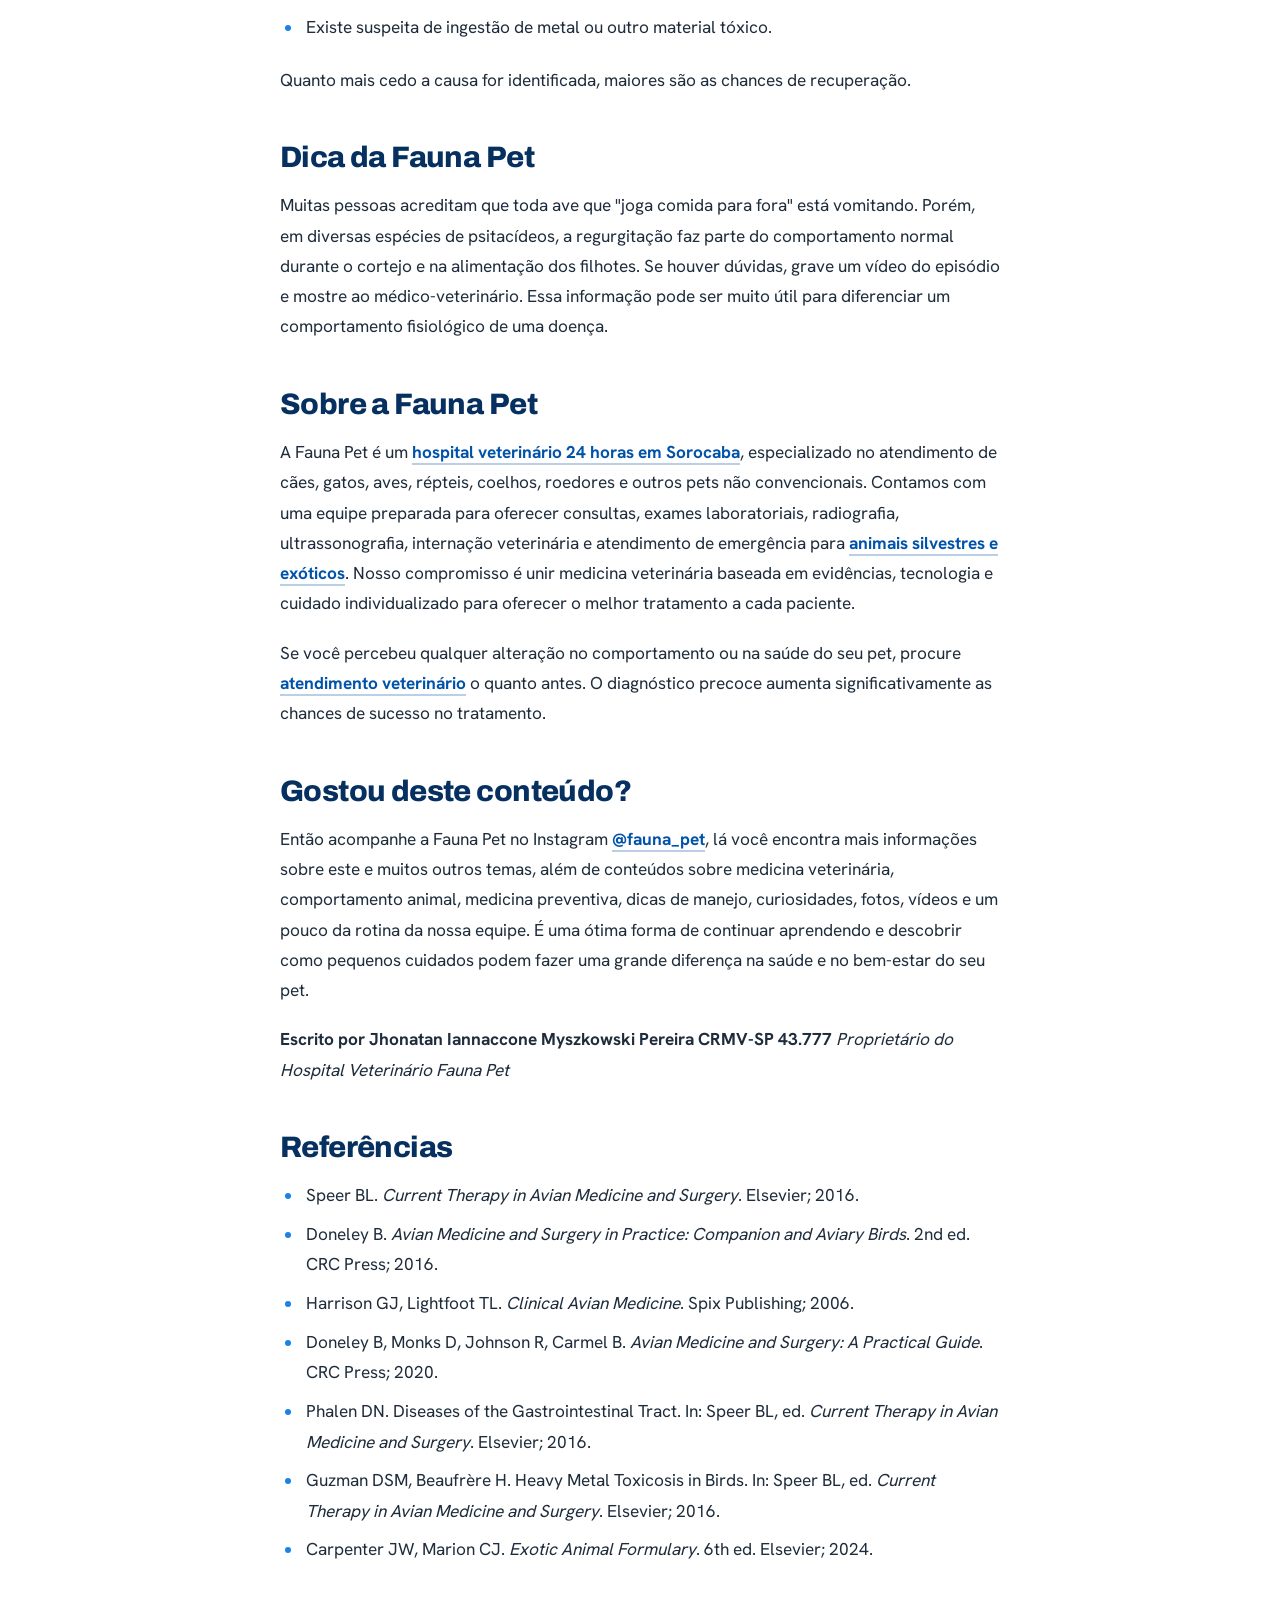
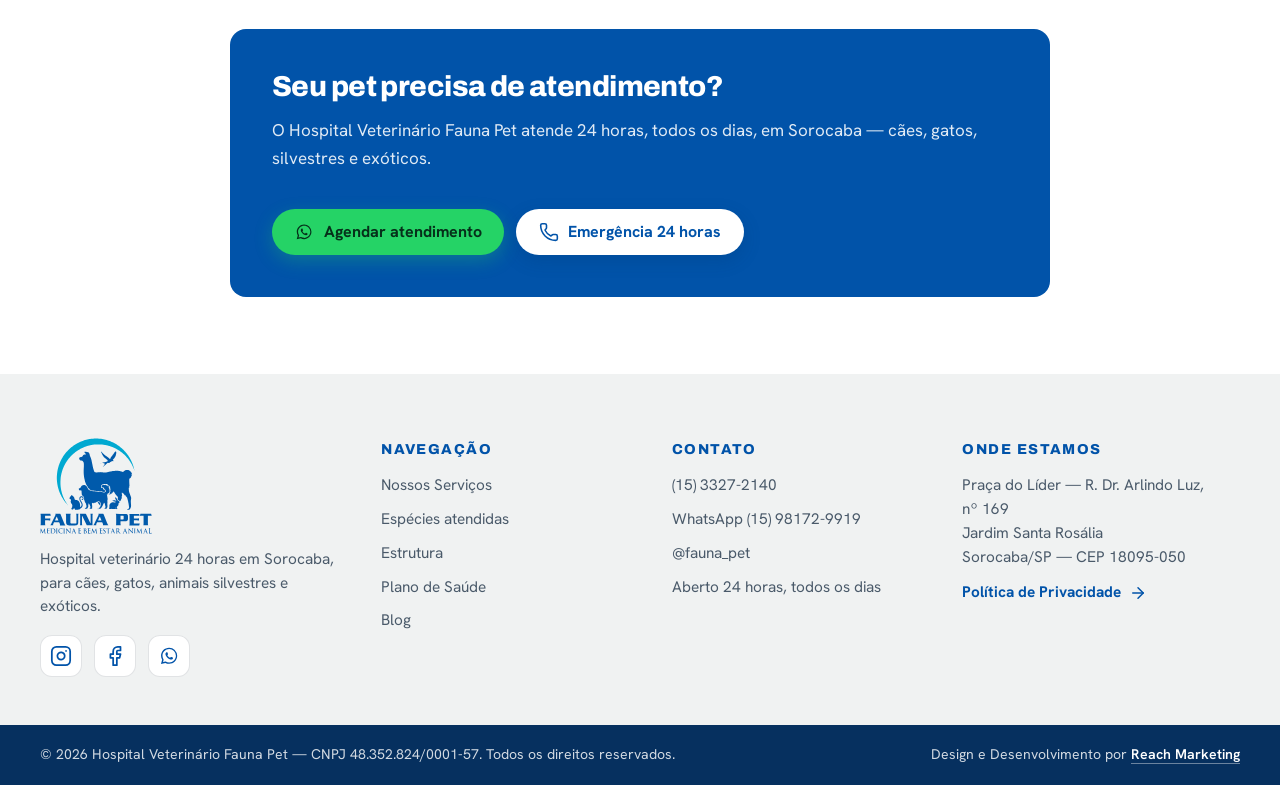
<file: blog/ave-vomitando/index.html>
<!DOCTYPE html>
<html lang="pt-BR">
<head>
<meta name="robots" content="noindex,nofollow">
<meta charset="utf-8">
<meta name="viewport" content="width=device-width, initial-scale=1">
<title>Ave vomitando: causas e quando se preocupar | Fauna Pet</title>
<meta name="description" content="Sua ave está vomitando? Entenda as possíveis causas, os sinais de alerta e quando procurar atendimento veterinário 24 horas em Sorocaba.">
<meta name="theme-color" content="#0153A9">
<link rel="canonical" href="https://faunapet.com.br/blog/ave-vomitando/">
<meta property="og:type" content="article">
<meta property="og:locale" content="pt_BR">
<meta property="og:site_name" content="Fauna Pet">
<meta property="og:title" content="Ave vomitando: causas e quando se preocupar | Fauna Pet">
<meta property="og:description" content="Sua ave está vomitando? Entenda as possíveis causas, os sinais de alerta e quando procurar atendimento veterinário 24 horas em Sorocaba.">
<meta property="og:url" content="https://faunapet.com.br/blog/ave-vomitando/">
<meta property="og:image" content="https://faunapet.com.br/assets/img/blog/ave-vomitando-fauna-pet-sorocaba.webp">
<link rel="icon" href="../../assets/img/marca/favicon.svg" type="image/svg+xml">
<link rel="preload" href="../../assets/fonts/archivo-latin.woff2" as="font" type="font/woff2" crossorigin>
<link rel="preload" href="../../assets/fonts/hanken-grotesk-latin.woff2" as="font" type="font/woff2" crossorigin>
<link rel="stylesheet" href="../../assets/css/style.css?v=20260831a">
<script>document.documentElement.className+=' js';</script>
<script type="application/ld+json">{"@context":"https://schema.org","@type":"BlogPosting","headline":"Minha ave está vomitando: quando devo me preocupar?","description":"Sua ave está vomitando? Entenda as possíveis causas, os sinais de alerta e quando procurar atendimento veterinário 24 horas em Sorocaba.","datePublished":"2026-08-28","author":{"@type":"Organization","name":"Jhonatan Iannaccone Myszkowski Pereira — CRMV-SP 43.777"},"publisher":{"@type":"Organization","name":"Hospital Veterinário Fauna Pet","url":"https://faunapet.com.br"},"mainEntityOfPage":"https://faunapet.com.br/blog/ave-vomitando/","image":"https://faunapet.com.br/assets/img/blog/ave-vomitando-fauna-pet-sorocaba.webp"}</script>
</head>
<body>
<svg width="0" height="0" class="svg-sprite" aria-hidden="true" focusable="false" style="position:absolute">
  <symbol id="ic-wa" viewBox="0 0 32 32"><path fill="currentColor" d="M19.11 17.205c-.372 0-1.088 1.39-1.518 1.39a.63.63 0 0 1-.315-.1c-.802-.402-1.504-.817-2.163-1.447-.545-.516-1.146-1.29-1.46-1.963a.426.426 0 0 1-.073-.215c0-.33.99-.945.99-1.49 0-.143-.73-2.09-.832-2.335-.143-.372-.214-.487-.6-.487-.187 0-.36-.043-.53-.043-.302 0-.53.115-.746.315-.688.645-1.032 1.318-1.06 2.264v.114c-.015.99.472 1.977 1.017 2.78 1.23 1.82 2.506 3.41 4.554 4.34.616.287 2.035.888 2.722.888.817 0 2.15-.515 2.478-1.318.13-.33.244-.7.244-1.075 0-.058 0-.143-.03-.215-.1-.172-2.434-1.39-2.85-1.39zm-3.024 8.182h-.014c-1.706 0-3.382-.46-4.844-1.318l-.345-.215-3.595.945.96-3.51-.23-.36a9.745 9.745 0 0 1-1.49-5.19c0-5.373 4.382-9.755 9.77-9.755 2.607 0 5.056 1.017 6.9 2.866a9.65 9.65 0 0 1 2.854 6.9c-.014 5.372-4.396 9.74-9.625 9.74zm8.293-18.052A11.622 11.622 0 0 0 16.084 4C9.66 4 4.43 9.23 4.43 15.654c0 2.05.545 4.057 1.575 5.82L4.33 27.69l6.37-1.674a11.624 11.624 0 0 0 5.56 1.418h.015c6.41 0 11.654-5.23 11.654-11.654a11.59 11.59 0 0 0-3.423-8.282z"/></symbol>
  <symbol id="ic-google" viewBox="0 0 48 48"><path fill="#4285F4" d="M45.12 24.5c0-1.56-.14-3.06-.4-4.5H24v8.51h11.84c-.51 2.75-2.06 5.08-4.39 6.64v5.52h7.11c4.16-3.83 6.56-9.47 6.56-16.17z"/><path fill="#34A853" d="M24 46c5.94 0 10.92-1.97 14.56-5.33l-7.11-5.52c-1.97 1.32-4.49 2.1-7.45 2.1-5.73 0-10.58-3.87-12.31-9.07H4.34v5.7C7.96 41.07 15.4 46 24 46z"/><path fill="#FBBC05" d="M11.69 28.18C11.25 26.86 11 25.45 11 24s.25-2.86.69-4.18v-5.7H4.34C2.85 17.09 2 20.45 2 24s.85 6.91 2.34 9.88l7.35-5.7z"/><path fill="#EA4335" d="M24 10.75c3.23 0 6.13 1.11 8.41 3.29l6.31-6.31C34.91 4.18 29.93 2 24 2 15.4 2 7.96 6.93 4.34 14.12l7.35 5.7c1.73-5.2 6.58-9.07 12.31-9.07z"/></symbol>
  <symbol id="ic-pin" viewBox="0 0 24 24" fill="none" stroke="currentColor" stroke-width="1.9" stroke-linecap="round" stroke-linejoin="round"><path d="M20 10c0 4.993-5.539 10.193-7.399 11.799a1 1 0 0 1-1.202 0C9.539 20.193 4 14.993 4 10a8 8 0 0 1 16 0"/><circle cx="12" cy="10" r="3"/></symbol>
  <symbol id="ic-mail" viewBox="0 0 24 24" fill="none" stroke="currentColor" stroke-width="1.9" stroke-linecap="round" stroke-linejoin="round"><rect x="2" y="4" width="20" height="16" rx="2"/><path d="m22 7-8.97 5.7a1.94 1.94 0 0 1-2.06 0L2 7"/></symbol>
  <symbol id="ic-phone" viewBox="0 0 24 24" fill="none" stroke="currentColor" stroke-width="1.9" stroke-linecap="round" stroke-linejoin="round"><path d="M13.832 16.568a1 1 0 0 0 1.213-.303l.355-.465A2 2 0 0 1 17 15h3a2 2 0 0 1 2 2v3a2 2 0 0 1-2 2A18 18 0 0 1 2 4a2 2 0 0 1 2-2h3a2 2 0 0 1 2 2v3a2 2 0 0 1-.8 1.6l-.468.351a1 1 0 0 0-.292 1.233 14 14 0 0 0 6.392 6.384"/></symbol>
  <symbol id="ic-instagram" viewBox="0 0 24 24" fill="none" stroke="currentColor" stroke-width="1.9" stroke-linecap="round" stroke-linejoin="round"><rect width="20" height="20" x="2" y="2" rx="5" ry="5"/><path d="M16 11.37A4 4 0 1 1 12.63 8 4 4 0 0 1 16 11.37z"/><line x1="17.5" x2="17.51" y1="6.5" y2="6.5"/></symbol>
  <symbol id="ic-facebook" viewBox="0 0 24 24" fill="none" stroke="currentColor" stroke-width="1.9" stroke-linecap="round" stroke-linejoin="round"><path d="M18 2h-3a5 5 0 0 0-5 5v3H7v4h3v8h4v-8h3l1-4h-4V7a1 1 0 0 1 1-1h3z"/></symbol>
  <symbol id="ic-clock" viewBox="0 0 24 24" fill="none" stroke="currentColor" stroke-width="1.9" stroke-linecap="round" stroke-linejoin="round"><circle cx="12" cy="12" r="10"/><path d="M12 6v6l4 2"/></symbol>
  <symbol id="ic-seta" viewBox="0 0 24 24" fill="none" stroke="currentColor" stroke-width="2" stroke-linecap="round" stroke-linejoin="round"><path d="M5 12h14"/><path d="m12 5 7 7-7 7"/></symbol>
  <symbol id="ic-chevron" viewBox="0 0 24 24" fill="none" stroke="currentColor" stroke-width="2.2" stroke-linecap="round" stroke-linejoin="round"><path d="m6 9 6 6 6-6"/></symbol>
  <symbol id="ic-estrela" viewBox="0 0 24 24" fill="currentColor" stroke="none"><path d="M11.525 2.295a.53.53 0 0 1 .95 0l2.31 4.679a2.123 2.123 0 0 0 1.595 1.16l5.166.756a.53.53 0 0 1 .294.904l-3.736 3.638a2.123 2.123 0 0 0-.611 1.878l.882 5.14a.53.53 0 0 1-.771.56l-4.618-2.428a2.122 2.122 0 0 0-1.973 0L6.396 21.01a.53.53 0 0 1-.77-.56l.881-5.139a2.122 2.122 0 0 0-.611-1.879L2.16 9.795a.53.53 0 0 1 .294-.906l5.165-.755a2.122 2.122 0 0 0 1.597-1.16z"/></symbol>
  <symbol id="ic-escudo" viewBox="0 0 24 24" fill="none" stroke="currentColor" stroke-width="1.9" stroke-linecap="round" stroke-linejoin="round"><path d="M20 13c0 5-3.5 7.5-7.66 8.95a1 1 0 0 1-.67-.01C7.5 20.5 4 18 4 13V6a1 1 0 0 1 1-1c2 0 4.5-1.2 6.24-2.72a1.17 1.17 0 0 1 1.52 0C14.51 3.81 17 5 19 5a1 1 0 0 1 1 1z"/><path d="m9 12 2 2 4-4"/></symbol>
  <symbol id="ic-estetoscopio" viewBox="0 0 24 24" fill="none" stroke="currentColor" stroke-width="1.9" stroke-linecap="round" stroke-linejoin="round"><path d="M11 2v2"/><path d="M5 2v2"/><path d="M5 3H4a2 2 0 0 0-2 2v4a6 6 0 0 0 12 0V5a2 2 0 0 0-2-2h-1"/><path d="M8 15a6 6 0 0 0 12 0v-3"/><circle cx="20" cy="10" r="2"/></symbol>
  <symbol id="ic-coracao" viewBox="0 0 24 24" fill="none" stroke="currentColor" stroke-width="1.9" stroke-linecap="round" stroke-linejoin="round"><path d="M2 9.5a5.5 5.5 0 0 1 9.591-3.676.56.56 0 0 0 .818 0A5.49 5.49 0 0 1 22 9.5c0 2.29-1.5 4-3 5.5l-5.492 5.313a2 2 0 0 1-3 .019L5 15c-1.5-1.5-3-3.2-3-5.5"/><path d="M3.22 13H9.5l.5-1 2 4.5 2-7 1.5 3.5h5.27"/></symbol>
  <symbol id="ic-menu" viewBox="0 0 24 24" fill="none" stroke="currentColor" stroke-width="2" stroke-linecap="round" stroke-linejoin="round"><path d="M4 5h16"/><path d="M4 12h16"/><path d="M4 19h16"/></symbol>
  <symbol id="ic-x" viewBox="0 0 24 24" fill="none" stroke="currentColor" stroke-width="2" stroke-linecap="round" stroke-linejoin="round"><path d="M18 6 6 18"/><path d="m6 6 12 12"/></symbol>
</svg>

<div class="topbar">
  <div class="wrap">
    <span class="topbar-item"><svg class="ic"><use href="#ic-clock"/></svg> Hospital veterinário <strong>&nbsp;aberto 24 horas</strong></span>
    <span class="topbar-sep"></span>
    <a class="topbar-item esconde-mobile" href="tel:+551533272140"><svg class="ic"><use href="#ic-phone"/></svg> (15) 3327-2140</a>
  </div>
</div>

<header class="site-header">
  <div class="wrap">
    <a class="brand" href="../../" aria-label="Fauna Pet — página inicial">
      <img src="../../assets/img/marca/logo-fauna-pet-compacto.svg" alt="Fauna Pet — Medicina e Bem Estar Animal" width="80" height="68">
    </a>
    <nav class="nav" aria-label="Menu principal">
      <a href="../../#servicos">Nossos Serviços</a>
      <a href="../../#localizacao">Localização</a>
      <a href="../../#plano">Plano</a>
      <a href="../../blog/">Blog</a>
    </nav>
    <a class="btn header-cta" href="https://wa.me/5515981729919?text=Ol%C3%A1%2C%20vim%20pelo%20blog%20e%20gostaria%20de%20falar%20com%20a%20equipe%20da%20Fauna%20Pet." target="_blank" rel="noopener">
      <svg class="ic"><use href="#ic-wa"/></svg> Agendar consulta
    </a>
    <button class="btn-menu" type="button" aria-label="Abrir menu"><svg class="ic"><use href="#ic-menu"/></svg></button>
  </div>
</header>

<div class="menu-mobile" role="dialog" aria-label="Menu">
  <div class="menu-mobile-topo"><button type="button" aria-label="Fechar menu"><svg class="ic"><use href="#ic-x"/></svg></button></div>
  <nav aria-label="Menu mobile">
    <a href="../../#servicos">Nossos Serviços</a>
    <a href="../../#especies">Espécies atendidas</a>
    <a href="../../#estrutura">Estrutura</a>
    <a href="../../#plano">Plano de Saúde</a>
    <a href="../../#localizacao">Localização</a>
    <a href="../../blog/">Blog</a>
  </nav>
  <a class="btn btn--wa" href="https://wa.me/5515981729919?text=Ol%C3%A1%2C%20vim%20pelo%20blog%20e%20gostaria%20de%20falar%20com%20a%20equipe%20da%20Fauna%20Pet." target="_blank" rel="noopener">
    <svg class="ic"><use href="#ic-wa"/></svg> Quero Agendar uma Consulta!
  </a>
</div>

<main>
  <article class="artigo">
    <div class="wrap artigo-topo">
      <a class="link-seta artigo-voltar" href="../../blog/"><svg class="ic" style="transform:rotate(180deg)"><use href="#ic-seta"/></svg> Voltar para o blog</a>
      <span class="cat">Aves</span>
      <h1>Minha ave está vomitando: quando devo me preocupar?</h1>
      <p class="artigo-resumo">Sua ave está vomitando? Entenda as possíveis causas, os sinais de alerta e quando procurar atendimento veterinário 24 horas em Sorocaba.</p>
      <p class="artigo-meta">Jhonatan Iannaccone Myszkowski Pereira — CRMV-SP 43.777 · <time datetime="2026-08-28">28 de agosto de 2026</time></p>
    </div>
    <div class="wrap"><figure class="artigo-capa"><img src="../../assets/img/blog/ave-vomitando-fauna-pet-sorocaba.webp" alt="Ave com leve indisposição em ambiente seguro e enriquecido" width="1200" height="675" fetchpriority="high" decoding="async"><figcaption>Vômitos repetidos ou acompanhados de apatia e perda de apetite exigem avaliação veterinária.</figcaption></figure></div>
    <div class="wrap artigo-corpo">
      <p>O vômito em aves é um sinal clínico que sempre merece atenção. Embora algumas situações possam ser menos graves, como uma regurgitação comportamental durante o período reprodutivo, o vômito verdadeiro geralmente indica que existe uma doença que precisa ser investigada.</p>
<p>Antes de tudo, é importante diferenciar dois comportamentos:</p>
<ul>
<li><strong>Regurgitação:</strong> ocorre quando a ave traz alimento do papo para alimentar o parceiro ou os filhotes. Nesses casos, ela costuma permanecer ativa, continua se alimentando normalmente e não apresenta outros sinais de doença.</li>
<li><strong>Vômito:</strong> é um processo involuntário, geralmente acompanhado por movimentos bruscos da cabeça, lançamento de alimento ou líquido ao redor da gaiola, penas da cabeça e do pescoço sujas e alteração do comportamento. Esse quadro é considerado anormal.</li>
</ul>
<p>Neste artigo, o foco são passeriformes (como curiós, trinca-ferros, canários e coleiros) e <a href="../../blog/ave-com-peito-seco/">psitacídeos</a> (calopsitas, periquitos, papagaios, maritacas e araras).</p>
<h2>1. Infecções do trato digestório</h2>
<p>Infecções causadas por bactérias, fungos ou parasitas estão entre as principais causas de vômito em aves.</p>
<p>Além do vômito, essas doenças costumam comprometer a digestão e podem provocar emagrecimento progressivo.</p>
<p><strong>Principais sinais:</strong></p>
<ul>
<li>Vômito.</li>
<li>Diarreia.</li>
<li>Perda de peso.</li>
<li>Penas arrepiadas.</li>
<li>Redução do apetite.</li>
</ul>
<p><strong>Principais exames:</strong></p>
<ul>
<li>Exame físico.</li>
<li>Citologia de papo.</li>
<li>Exame de fezes.</li>
<li>Cultura bacteriana quando indicada.</li>
<li>Hemograma.</li>
</ul>
<h2>2. Doenças do papo</h2>
<p>O papo pode sofrer inflamações (ingluvites), infecções por fungos ou bactérias, além de problemas relacionados ao esvaziamento.</p>
<p>Quando isso acontece, o alimento permanece parado por mais tempo, favorecendo fermentação e vômitos.</p>
<p><strong>Principais sinais:</strong></p>
<ul>
<li>Papo distendido.</li>
<li>Mau cheiro.</li>
<li>Regurgitação ou vômito.</li>
<li>Dificuldade para se alimentar.</li>
</ul>
<p><strong>Principais exames:</strong></p>
<ul>
<li>Palpação do papo.</li>
<li>Citologia.</li>
<li>Cultura.</li>
<li>Radiografia contrastada quando indicada.</li>
</ul>
<h2>3. Intoxicação por metais pesados</h2>
<p>A intoxicação por metais pesados é uma das principais causas de vômito em psitacídeos, como calopsitas, papagaios, araras e periquitos.</p>
<p>Essas aves são extremamente inteligentes e possuem o hábito natural de roer objetos. Quando vivem em ambientes com poucos estímulos, é comum que passem a roer grades, soldas, correntes e outros materiais metálicos, podendo ingerir pequenas partículas de chumbo ou zinco, que são altamente tóxicas.</p>
<p><strong>Principais sinais:</strong></p>
<ul>
<li>Vômito.</li>
<li>Apatia.</li>
<li>Tremores.</li>
<li>Alterações neurológicas.</li>
<li>Perda de apetite.</li>
</ul>
<p><strong>Principais exames:</strong></p>
<ul>
<li>Radiografia veterinária.</li>
<li>Hemograma.</li>
<li>Bioquímica sérica.</li>
</ul>
<p><strong>Como prevenir?</strong> O enriquecimento ambiental é um grande aliado na prevenção desse problema. Brinquedos próprios para aves, galhos naturais seguros, poleiros de diferentes texturas e um ambiente rico em estímulos ajudam a direcionar o comportamento natural de roer para objetos apropriados, diminuindo o interesse pelas grades e por outros materiais metálicos. Além disso, é importante inspecionar regularmente a gaiola e retirar qualquer peça enferrujada, com soldas expostas ou de procedência desconhecida.</p>
<h2>4. Megabacteriose (<em>Macrorhabdus ornithogaster</em>)</h2>
<p>Muito conhecida entre criadores de passeriformes e também encontrada em psitacídeos, a megabacteriose compromete a região entre o proventrículo e a moela, dificultando a digestão.</p>
<p>Além do emagrecimento progressivo, algumas aves apresentam episódios de vômito.</p>
<p><strong>Principais sinais:</strong></p>
<ul>
<li>Emagrecimento.</li>
<li>Vômito.</li>
<li>Regurgitação.</li>
<li>Fezes alteradas.</li>
<li>Quilha evidente.</li>
</ul>
<p><strong>Principais exames:</strong></p>
<ul>
<li>Pesquisa de <em>Macrorhabdus</em> nas fezes.</li>
<li>Citologia.</li>
<li>Exames laboratoriais complementares.</li>
</ul>
<h2>5. Doenças hepáticas, renais e pancreáticas</h2>
<p>Diversas doenças dos órgãos internos podem provocar náuseas e vômitos.</p>
<p>Em aves, alterações hepáticas são relativamente frequentes, principalmente em psitacídeos alimentados exclusivamente com sementes ricas em gordura.</p>
<p><strong>Principais sinais:</strong></p>
<ul>
<li>Vômito.</li>
<li>Perda de peso.</li>
<li>Apatia.</li>
<li>Alteração da coloração das fezes.</li>
<li>Redução do apetite.</li>
</ul>
<p><strong>Principais exames:</strong></p>
<ul>
<li>Hemograma.</li>
<li>Perfil bioquímico.</li>
<li>Radiografia.</li>
<li>Ultrassonografia quando indicada.</li>
</ul>
<h2>A importância da internação</h2>
<p>Aves desidratam rapidamente e costumam esconder sinais de doença até estágios avançados.</p>
<p>Quando há vômitos persistentes, perda de peso, dificuldade para se alimentar ou alteração importante do estado geral, a <a href="../../#servicos">internação</a> permite oferecer aquecimento, fluidoterapia, alimentação assistida, monitoramento contínuo e tratamento específico para a doença de base.</p>
<p>Nas intoxicações por metais pesados, o início rápido do tratamento pode ser determinante para a recuperação.</p>
<h2>Corrigindo o manejo</h2>
<p>Muitas doenças digestivas podem ser prevenidas com alguns cuidados simples:</p>
<ul>
<li>Ofereça alimentação balanceada específica para a espécie.</li>
<li>Evite dietas compostas apenas por sementes.</li>
<li>Mantenha água limpa diariamente.</li>
<li>Higienize gaiolas, poleiros e comedouros.</li>
<li>Evite brinquedos ou acessórios que contenham metais de procedência desconhecida.</li>
<li>Não utilize gaiolas com ferrugem ou soldas deterioradas.</li>
<li>Realize consultas preventivas com um médico-veterinário especializado em aves.</li>
</ul>
<h2>Quando procurar um veterinário imediatamente?</h2>
<p>Procure atendimento imediatamente se sua ave:</p>
<ul>
<li>Está vomitando repetidamente.</li>
<li>Está com penas arrepiadas e apática.</li>
<li>Parou de comer.</li>
<li>Está emagrecendo.</li>
<li>Apresenta tremores ou alterações neurológicas.</li>
<li>Tem dificuldade para respirar.</li>
<li>Existe suspeita de ingestão de metal ou outro material tóxico.</li>
</ul>
<p>Quanto mais cedo a causa for identificada, maiores são as chances de recuperação.</p>
<h2>Dica da Fauna Pet</h2>
<p>Muitas pessoas acreditam que toda ave que &quot;joga comida para fora&quot; está vomitando. Porém, em diversas espécies de psitacídeos, a regurgitação faz parte do comportamento normal durante o cortejo e na alimentação dos filhotes. Se houver dúvidas, grave um vídeo do episódio e mostre ao médico-veterinário. Essa informação pode ser muito útil para diferenciar um comportamento fisiológico de uma doença.</p>
<h2>Sobre a Fauna Pet</h2>
<p>A Fauna Pet é um <a href="../../#localizacao">hospital veterinário 24 horas em Sorocaba</a>, especializado no atendimento de cães, gatos, aves, répteis, coelhos, roedores e outros pets não convencionais. Contamos com uma equipe preparada para oferecer consultas, exames laboratoriais, radiografia, ultrassonografia, internação veterinária e atendimento de emergência para <a href="../../#especies">animais silvestres e exóticos</a>. Nosso compromisso é unir medicina veterinária baseada em evidências, tecnologia e cuidado individualizado para oferecer o melhor tratamento a cada paciente.</p>
<p>Se você percebeu qualquer alteração no comportamento ou na saúde do seu pet, procure <a href="https://wa.me/5515981729919?text=Ol%C3%A1%2C%20vim%20pelo%20blog%20e%20gostaria%20de%20agendar%20um%20atendimento%20para%20o%20meu%20pet.">atendimento veterinário</a> o quanto antes. O diagnóstico precoce aumenta significativamente as chances de sucesso no tratamento.</p>
<h2>Gostou deste conteúdo?</h2>
<p>Então acompanhe a Fauna Pet no Instagram <a href="https://www.instagram.com/fauna_pet/">@fauna_pet</a>, lá você encontra mais informações sobre este e muitos outros temas, além de conteúdos sobre medicina veterinária, comportamento animal, medicina preventiva, dicas de manejo, curiosidades, fotos, vídeos e um pouco da rotina da nossa equipe. É uma ótima forma de continuar aprendendo e descobrir como pequenos cuidados podem fazer uma grande diferença na saúde e no bem-estar do seu pet.</p>
<p><strong>Escrito por Jhonatan Iannaccone Myszkowski Pereira CRMV-SP 43.777</strong> <em>Proprietário do Hospital Veterinário Fauna Pet</em></p>
<h2>Referências</h2>
<ul>
<li>Speer BL. <em>Current Therapy in Avian Medicine and Surgery</em>. Elsevier; 2016.</li>
<li>Doneley B. <em>Avian Medicine and Surgery in Practice: Companion and Aviary Birds</em>. 2nd ed. CRC Press; 2016.</li>
<li>Harrison GJ, Lightfoot TL. <em>Clinical Avian Medicine</em>. Spix Publishing; 2006.</li>
<li>Doneley B, Monks D, Johnson R, Carmel B. <em>Avian Medicine and Surgery: A Practical Guide</em>. CRC Press; 2020.</li>
<li>Phalen DN. Diseases of the Gastrointestinal Tract. In: Speer BL, ed. <em>Current Therapy in Avian Medicine and Surgery</em>. Elsevier; 2016.</li>
<li>Guzman DSM, Beaufrère H. Heavy Metal Toxicosis in Birds. In: Speer BL, ed. <em>Current Therapy in Avian Medicine and Surgery</em>. Elsevier; 2016.</li>
<li>Carpenter JW, Marion CJ. <em>Exotic Animal Formulary</em>. 6th ed. Elsevier; 2024.</li>
</ul>
    </div>
    <div class="wrap">
      <aside class="artigo-cta">
        <h2>Seu pet precisa de atendimento?</h2>
        <p>O Hospital Veterinário Fauna Pet atende 24 horas, todos os dias, em Sorocaba — cães, gatos, silvestres e exóticos.</p>
        <div class="artigo-cta-botoes">
          <a class="btn btn--wa" href="https://wa.me/5515981729919?text=Ol%C3%A1%2C%20vim%20pelo%20blog%20e%20gostaria%20de%20falar%20com%20a%20equipe%20da%20Fauna%20Pet." target="_blank" rel="noopener"><svg class="ic"><use href="#ic-wa"/></svg> Agendar atendimento</a>
          <a class="btn btn--claro" href="tel:+551533272140"><svg class="ic"><use href="#ic-phone"/></svg> Emergência 24 horas</a>
        </div>
      </aside>
    </div>
  </article>
</main>

<footer class="rodape">
  <div class="wrap rodape-grid">
    <div>
      <img class="logo" src="../../assets/img/marca/logo-fauna-pet-compacto.svg" alt="Fauna Pet — Medicina e Bem Estar Animal" width="112" height="96">
      <p style="margin-top:14px">Hospital veterinário 24 horas em Sorocaba, para cães, gatos, animais silvestres e exóticos.</p>
      <div class="rodape-social">
        <a href="https://www.instagram.com/fauna_pet/" target="_blank" rel="noopener" aria-label="Instagram da Fauna Pet"><svg class="ic"><use href="#ic-instagram"/></svg></a>
        <a href="https://www.facebook.com/clinicaveterinariafaunapet/" target="_blank" rel="noopener" aria-label="Facebook da Fauna Pet"><svg class="ic"><use href="#ic-facebook"/></svg></a>
        <a href="https://wa.me/5515981729919" target="_blank" rel="noopener" aria-label="WhatsApp da Fauna Pet"><svg class="ic"><use href="#ic-wa"/></svg></a>
      </div>
    </div>
    <div>
      <p class="rodape-titulo">Navegação</p>
      <ul>
        <li><a href="../../#servicos">Nossos Serviços</a></li>
        <li><a href="../../#especies">Espécies atendidas</a></li>
        <li><a href="../../#estrutura">Estrutura</a></li>
        <li><a href="../../#plano">Plano de Saúde</a></li>
        <li><a href="../../blog/">Blog</a></li>
      </ul>
    </div>
    <div>
      <p class="rodape-titulo">Contato</p>
      <ul>
        <li><a href="tel:+551533272140">(15) 3327-2140</a></li>
        <li><a href="https://wa.me/5515981729919" target="_blank" rel="noopener">WhatsApp (15) 98172-9919</a></li>
        <li><a href="https://www.instagram.com/fauna_pet/" target="_blank" rel="noopener">@fauna_pet</a></li>
        <li>Aberto 24 horas, todos os dias</li>
      </ul>
    </div>
    <div>
      <p class="rodape-titulo">Onde estamos</p>
      <address>
        Praça do Líder — R. Dr. Arlindo&nbsp;Luz, nº&nbsp;169<br>
        Jardim Santa Rosália<br>
        Sorocaba/SP — CEP 18095-050
      </address>
      <p style="margin-top:12px"><a class="link-seta" href="../../#privacidade">Política de Privacidade <svg class="ic"><use href="#ic-seta"/></svg></a></p>
    </div>
  </div>
  <div class="rodape-base">
    <div class="wrap">
      <span>© <span id="ano">2026</span> Hospital Veterinário Fauna Pet — CNPJ 48.352.824/0001-57. Todos os direitos reservados.</span>
      <span>Design e Desenvolvimento por <a href="https://www.reachmarketing.com.br/" target="_blank" rel="noopener">Reach Marketing</a></span>
    </div>
  </div>
</footer>

<a class="wa-float" href="https://wa.me/5515981729919?text=Ol%C3%A1%2C%20vim%20pelo%20blog%20e%20gostaria%20de%20falar%20com%20a%20equipe%20da%20Fauna%20Pet." target="_blank" rel="noopener" aria-label="Falar no WhatsApp">
  <svg class="ic"><use href="#ic-wa"/></svg>
</a>

<div class="cookie" hidden>
  <p>Usamos cookies para melhorar sua experiência e medir o desempenho do site. Ao continuar, você concorda com a nossa <a href="../../#privacidade">Política de Privacidade</a>.</p>
  <button class="btn" type="button">Aceitar e continuar</button>
</div>


<script src="../../assets/js/main.js?v=20260908b" defer></script>
</body>
</html>
</file>
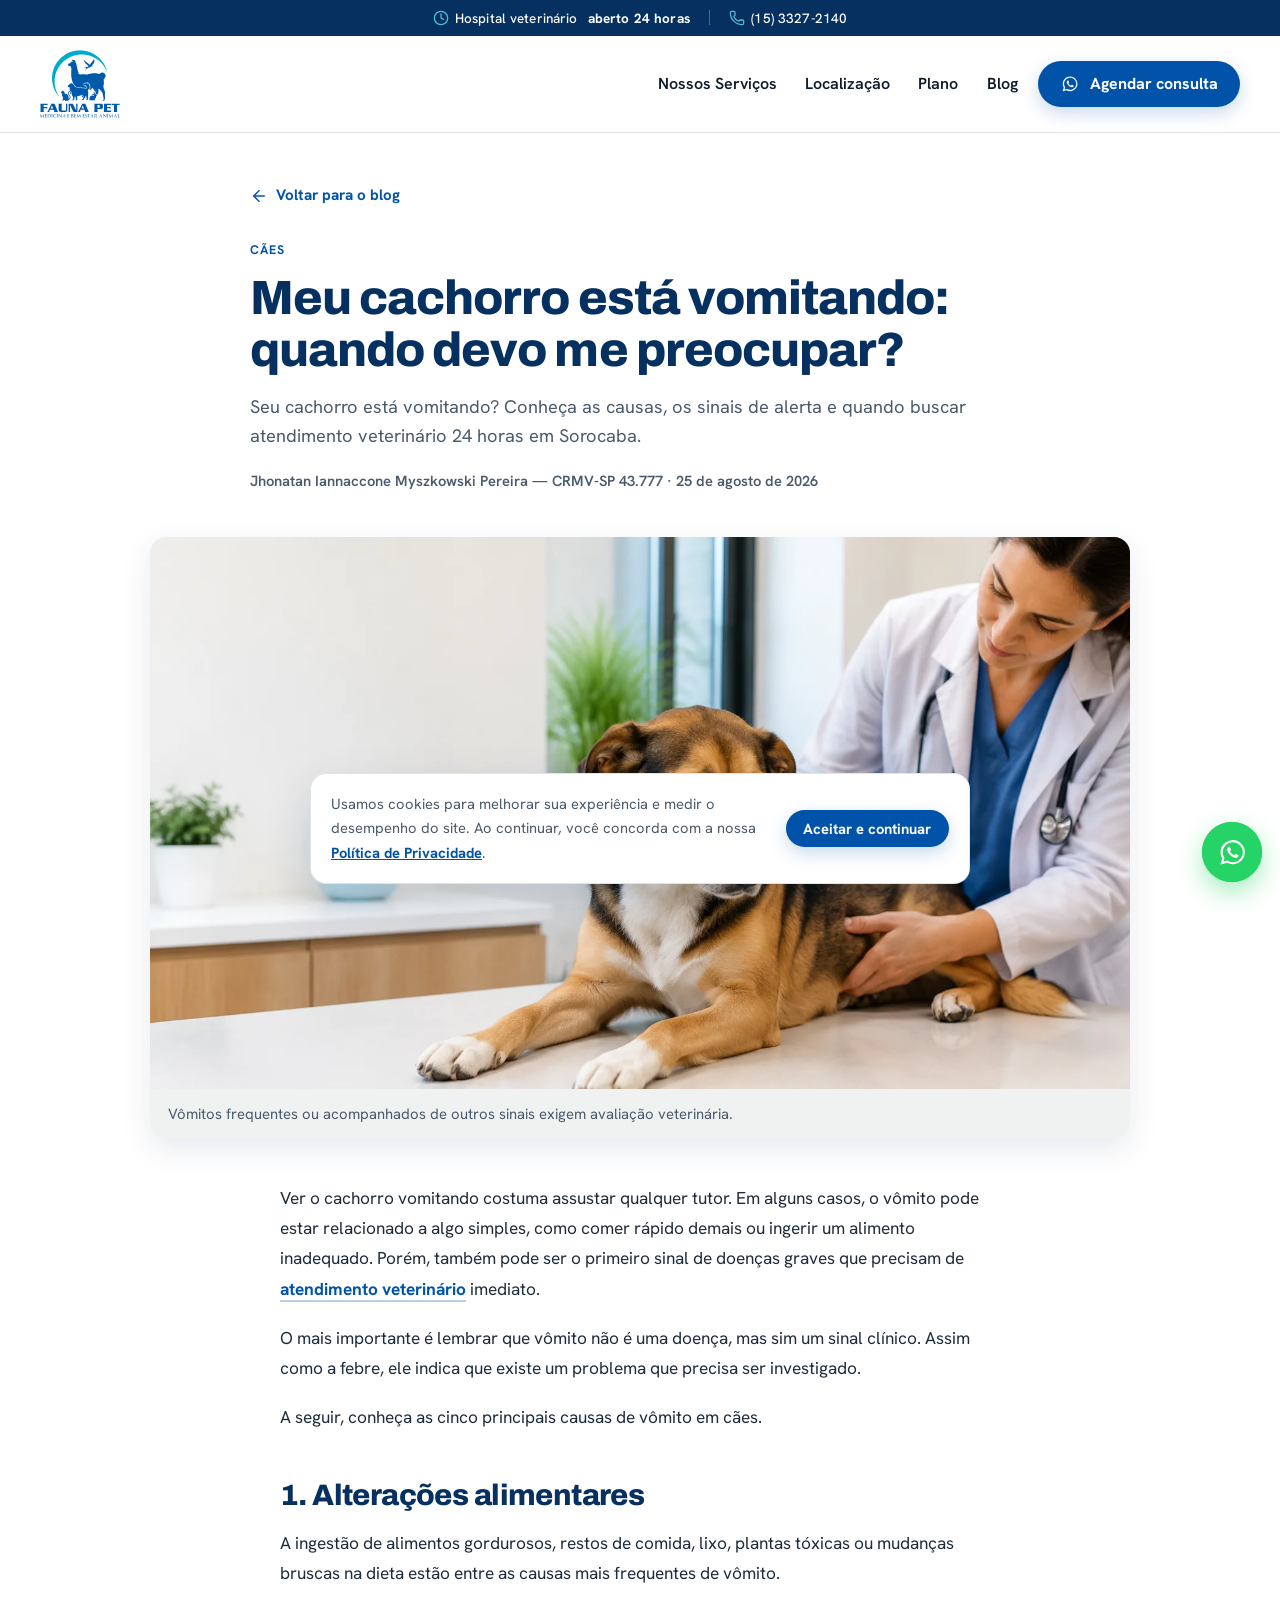
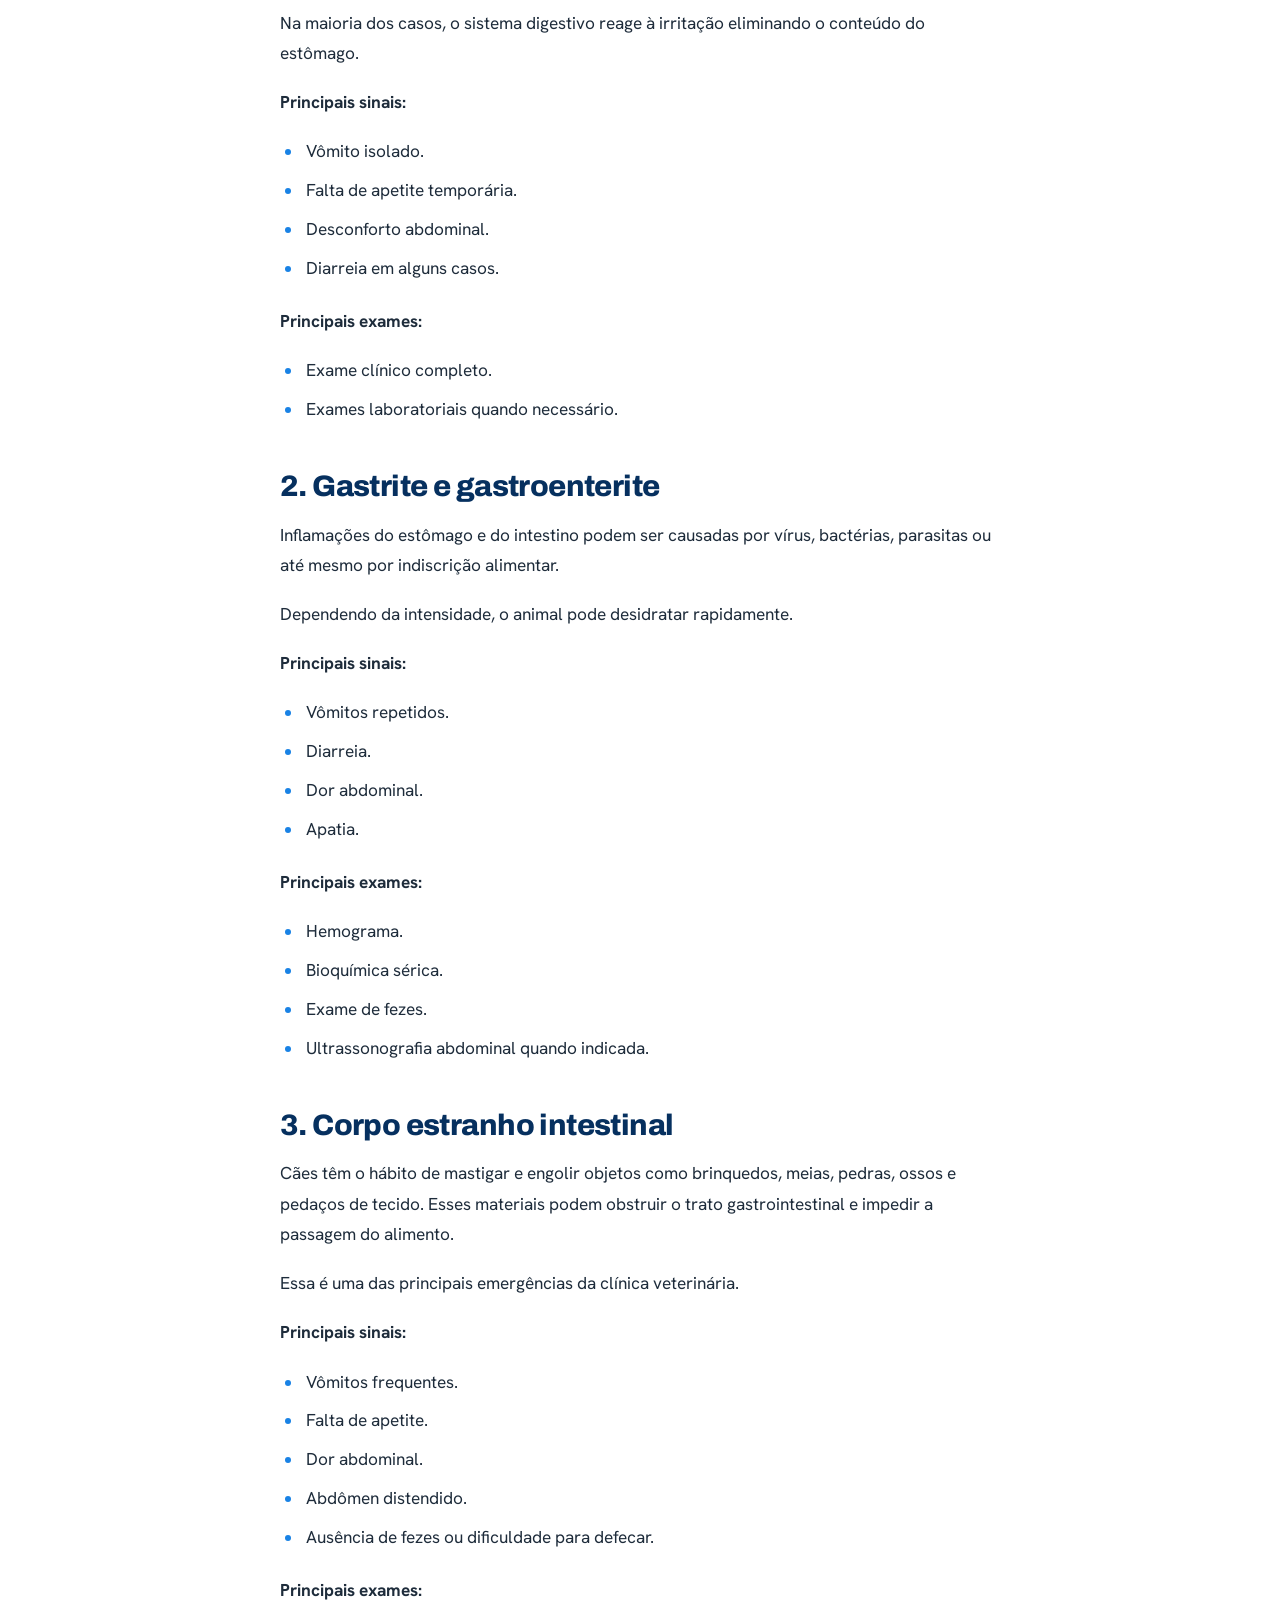
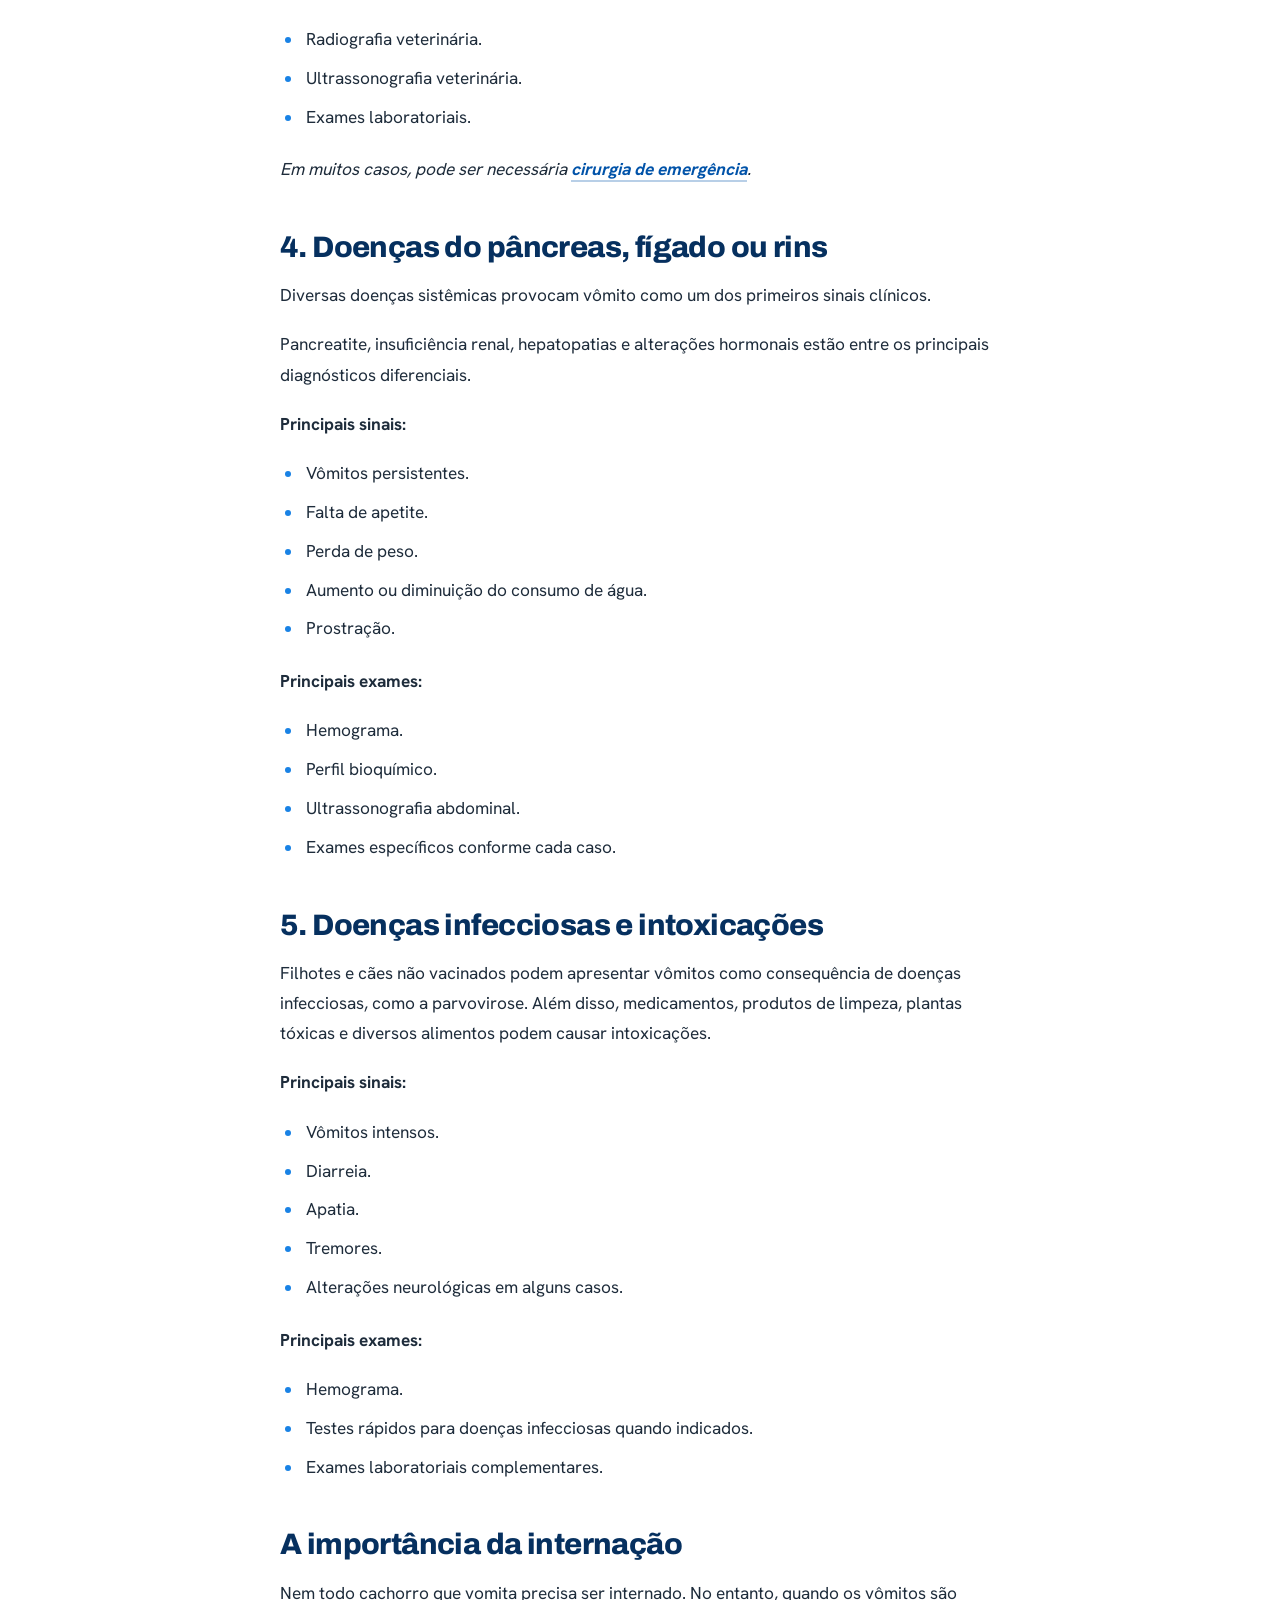
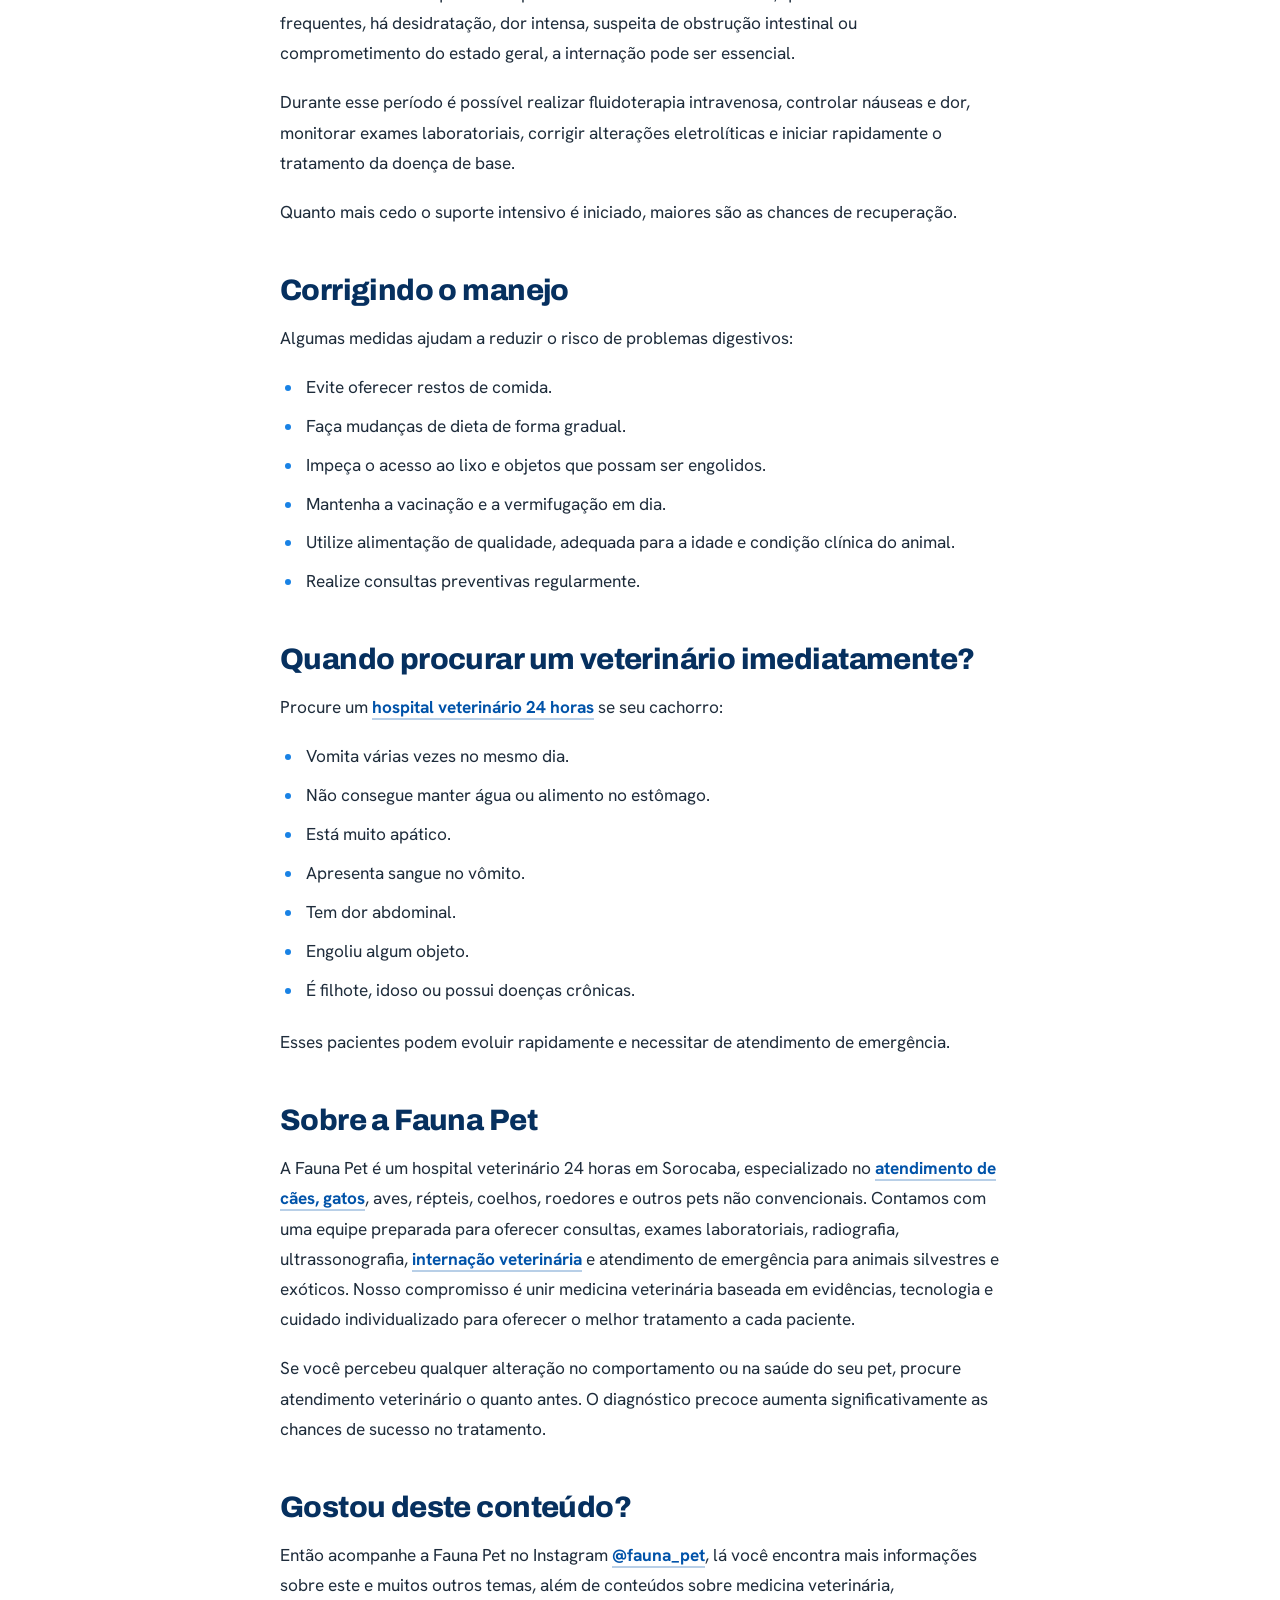
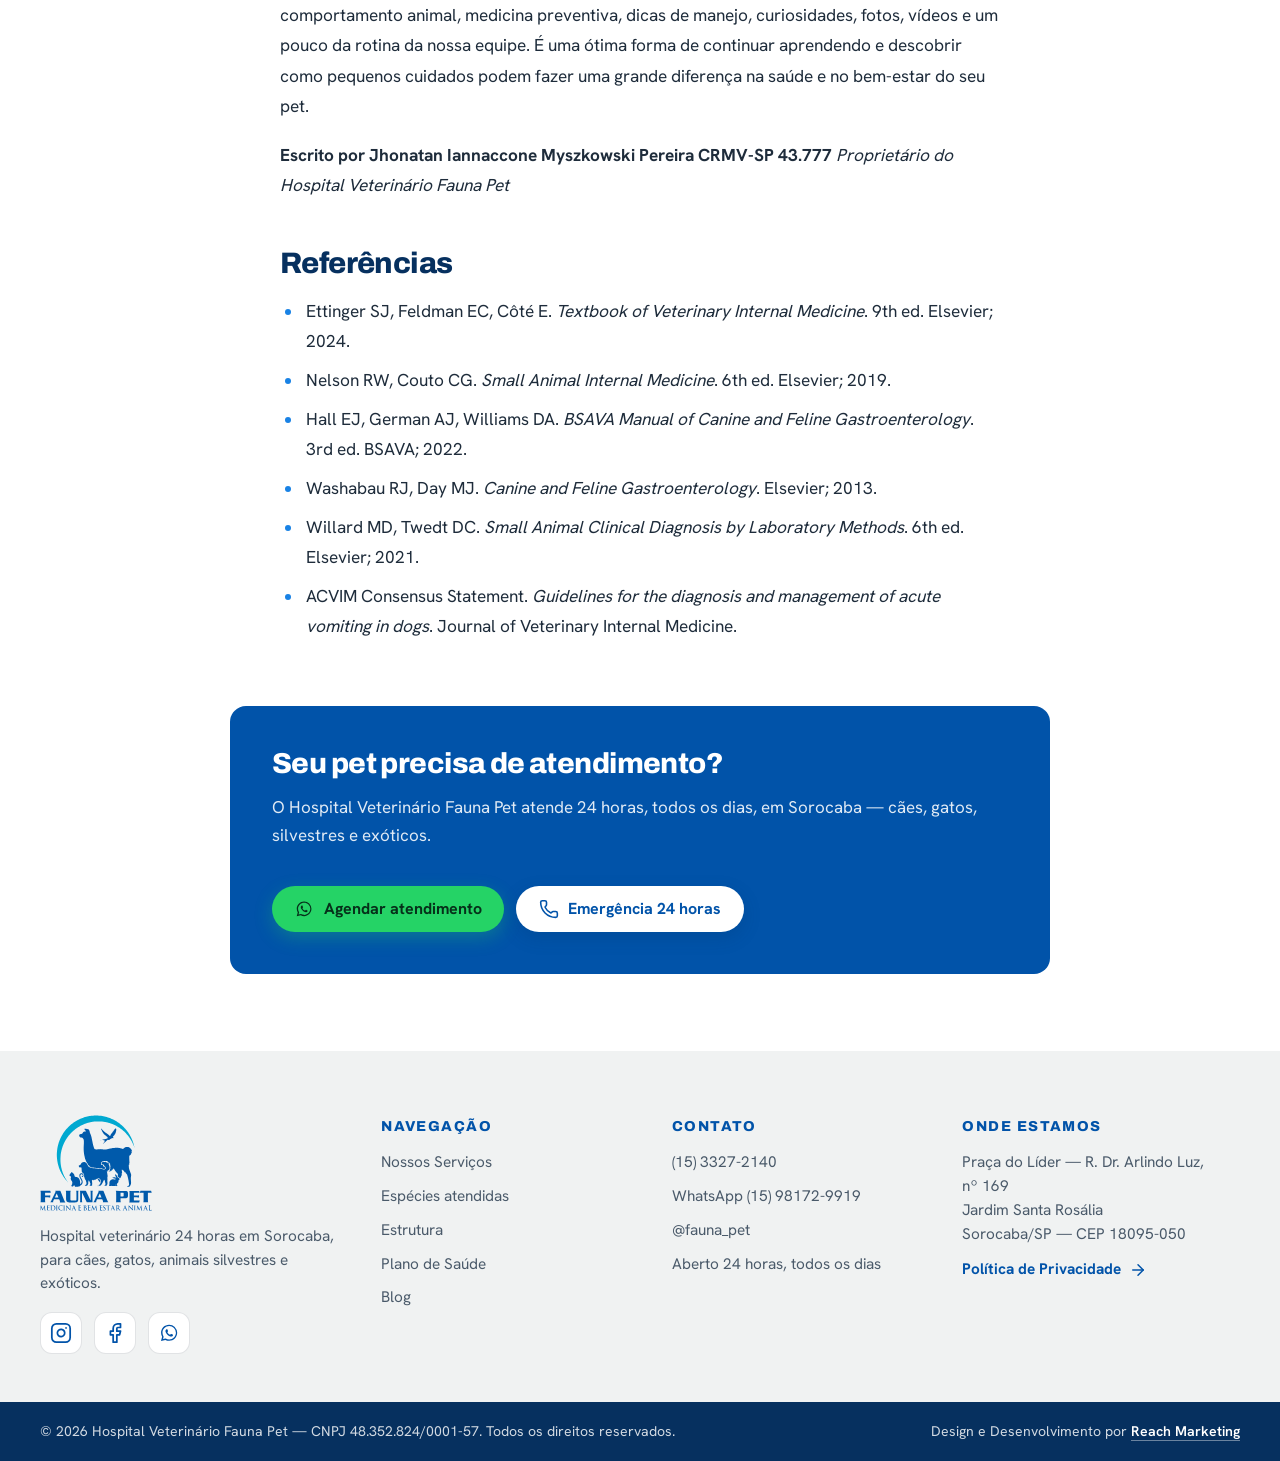
<file: blog/cachorro-vomitando/index.html>
<!DOCTYPE html>
<html lang="pt-BR">
<head>
<meta name="robots" content="noindex,nofollow">
<meta charset="utf-8">
<meta name="viewport" content="width=device-width, initial-scale=1">
<title>Cachorro vomitando: quando se preocupar | Fauna Pet</title>
<meta name="description" content="Seu cachorro está vomitando? Conheça as causas, os sinais de alerta e quando buscar atendimento veterinário 24 horas em Sorocaba.">
<meta name="theme-color" content="#0153A9">
<link rel="canonical" href="https://faunapet.com.br/blog/cachorro-vomitando/">
<meta property="og:type" content="article">
<meta property="og:locale" content="pt_BR">
<meta property="og:site_name" content="Fauna Pet">
<meta property="og:title" content="Cachorro vomitando: quando se preocupar | Fauna Pet">
<meta property="og:description" content="Seu cachorro está vomitando? Conheça as causas, os sinais de alerta e quando buscar atendimento veterinário 24 horas em Sorocaba.">
<meta property="og:url" content="https://faunapet.com.br/blog/cachorro-vomitando/">
<meta property="og:image" content="https://faunapet.com.br/assets/img/blog/cachorro-vomitando-fauna-pet-sorocaba.webp">
<link rel="icon" href="../../assets/img/marca/favicon.svg" type="image/svg+xml">
<link rel="preload" href="../../assets/fonts/archivo-latin.woff2" as="font" type="font/woff2" crossorigin>
<link rel="preload" href="../../assets/fonts/hanken-grotesk-latin.woff2" as="font" type="font/woff2" crossorigin>
<link rel="stylesheet" href="../../assets/css/style.css?v=20260831a">
<script>document.documentElement.className+=' js';</script>
<script type="application/ld+json">{"@context":"https://schema.org","@type":"BlogPosting","headline":"Meu cachorro está vomitando: quando devo me preocupar?","description":"Seu cachorro está vomitando? Conheça as causas, os sinais de alerta e quando buscar atendimento veterinário 24 horas em Sorocaba.","datePublished":"2026-08-25","author":{"@type":"Organization","name":"Jhonatan Iannaccone Myszkowski Pereira — CRMV-SP 43.777"},"publisher":{"@type":"Organization","name":"Hospital Veterinário Fauna Pet","url":"https://faunapet.com.br"},"mainEntityOfPage":"https://faunapet.com.br/blog/cachorro-vomitando/","image":"https://faunapet.com.br/assets/img/blog/cachorro-vomitando-fauna-pet-sorocaba.webp"}</script>
</head>
<body>
<svg width="0" height="0" class="svg-sprite" aria-hidden="true" focusable="false" style="position:absolute">
  <symbol id="ic-wa" viewBox="0 0 32 32"><path fill="currentColor" d="M19.11 17.205c-.372 0-1.088 1.39-1.518 1.39a.63.63 0 0 1-.315-.1c-.802-.402-1.504-.817-2.163-1.447-.545-.516-1.146-1.29-1.46-1.963a.426.426 0 0 1-.073-.215c0-.33.99-.945.99-1.49 0-.143-.73-2.09-.832-2.335-.143-.372-.214-.487-.6-.487-.187 0-.36-.043-.53-.043-.302 0-.53.115-.746.315-.688.645-1.032 1.318-1.06 2.264v.114c-.015.99.472 1.977 1.017 2.78 1.23 1.82 2.506 3.41 4.554 4.34.616.287 2.035.888 2.722.888.817 0 2.15-.515 2.478-1.318.13-.33.244-.7.244-1.075 0-.058 0-.143-.03-.215-.1-.172-2.434-1.39-2.85-1.39zm-3.024 8.182h-.014c-1.706 0-3.382-.46-4.844-1.318l-.345-.215-3.595.945.96-3.51-.23-.36a9.745 9.745 0 0 1-1.49-5.19c0-5.373 4.382-9.755 9.77-9.755 2.607 0 5.056 1.017 6.9 2.866a9.65 9.65 0 0 1 2.854 6.9c-.014 5.372-4.396 9.74-9.625 9.74zm8.293-18.052A11.622 11.622 0 0 0 16.084 4C9.66 4 4.43 9.23 4.43 15.654c0 2.05.545 4.057 1.575 5.82L4.33 27.69l6.37-1.674a11.624 11.624 0 0 0 5.56 1.418h.015c6.41 0 11.654-5.23 11.654-11.654a11.59 11.59 0 0 0-3.423-8.282z"/></symbol>
  <symbol id="ic-google" viewBox="0 0 48 48"><path fill="#4285F4" d="M45.12 24.5c0-1.56-.14-3.06-.4-4.5H24v8.51h11.84c-.51 2.75-2.06 5.08-4.39 6.64v5.52h7.11c4.16-3.83 6.56-9.47 6.56-16.17z"/><path fill="#34A853" d="M24 46c5.94 0 10.92-1.97 14.56-5.33l-7.11-5.52c-1.97 1.32-4.49 2.1-7.45 2.1-5.73 0-10.58-3.87-12.31-9.07H4.34v5.7C7.96 41.07 15.4 46 24 46z"/><path fill="#FBBC05" d="M11.69 28.18C11.25 26.86 11 25.45 11 24s.25-2.86.69-4.18v-5.7H4.34C2.85 17.09 2 20.45 2 24s.85 6.91 2.34 9.88l7.35-5.7z"/><path fill="#EA4335" d="M24 10.75c3.23 0 6.13 1.11 8.41 3.29l6.31-6.31C34.91 4.18 29.93 2 24 2 15.4 2 7.96 6.93 4.34 14.12l7.35 5.7c1.73-5.2 6.58-9.07 12.31-9.07z"/></symbol>
  <symbol id="ic-pin" viewBox="0 0 24 24" fill="none" stroke="currentColor" stroke-width="1.9" stroke-linecap="round" stroke-linejoin="round"><path d="M20 10c0 4.993-5.539 10.193-7.399 11.799a1 1 0 0 1-1.202 0C9.539 20.193 4 14.993 4 10a8 8 0 0 1 16 0"/><circle cx="12" cy="10" r="3"/></symbol>
  <symbol id="ic-mail" viewBox="0 0 24 24" fill="none" stroke="currentColor" stroke-width="1.9" stroke-linecap="round" stroke-linejoin="round"><rect x="2" y="4" width="20" height="16" rx="2"/><path d="m22 7-8.97 5.7a1.94 1.94 0 0 1-2.06 0L2 7"/></symbol>
  <symbol id="ic-phone" viewBox="0 0 24 24" fill="none" stroke="currentColor" stroke-width="1.9" stroke-linecap="round" stroke-linejoin="round"><path d="M13.832 16.568a1 1 0 0 0 1.213-.303l.355-.465A2 2 0 0 1 17 15h3a2 2 0 0 1 2 2v3a2 2 0 0 1-2 2A18 18 0 0 1 2 4a2 2 0 0 1 2-2h3a2 2 0 0 1 2 2v3a2 2 0 0 1-.8 1.6l-.468.351a1 1 0 0 0-.292 1.233 14 14 0 0 0 6.392 6.384"/></symbol>
  <symbol id="ic-instagram" viewBox="0 0 24 24" fill="none" stroke="currentColor" stroke-width="1.9" stroke-linecap="round" stroke-linejoin="round"><rect width="20" height="20" x="2" y="2" rx="5" ry="5"/><path d="M16 11.37A4 4 0 1 1 12.63 8 4 4 0 0 1 16 11.37z"/><line x1="17.5" x2="17.51" y1="6.5" y2="6.5"/></symbol>
  <symbol id="ic-facebook" viewBox="0 0 24 24" fill="none" stroke="currentColor" stroke-width="1.9" stroke-linecap="round" stroke-linejoin="round"><path d="M18 2h-3a5 5 0 0 0-5 5v3H7v4h3v8h4v-8h3l1-4h-4V7a1 1 0 0 1 1-1h3z"/></symbol>
  <symbol id="ic-clock" viewBox="0 0 24 24" fill="none" stroke="currentColor" stroke-width="1.9" stroke-linecap="round" stroke-linejoin="round"><circle cx="12" cy="12" r="10"/><path d="M12 6v6l4 2"/></symbol>
  <symbol id="ic-seta" viewBox="0 0 24 24" fill="none" stroke="currentColor" stroke-width="2" stroke-linecap="round" stroke-linejoin="round"><path d="M5 12h14"/><path d="m12 5 7 7-7 7"/></symbol>
  <symbol id="ic-chevron" viewBox="0 0 24 24" fill="none" stroke="currentColor" stroke-width="2.2" stroke-linecap="round" stroke-linejoin="round"><path d="m6 9 6 6 6-6"/></symbol>
  <symbol id="ic-estrela" viewBox="0 0 24 24" fill="currentColor" stroke="none"><path d="M11.525 2.295a.53.53 0 0 1 .95 0l2.31 4.679a2.123 2.123 0 0 0 1.595 1.16l5.166.756a.53.53 0 0 1 .294.904l-3.736 3.638a2.123 2.123 0 0 0-.611 1.878l.882 5.14a.53.53 0 0 1-.771.56l-4.618-2.428a2.122 2.122 0 0 0-1.973 0L6.396 21.01a.53.53 0 0 1-.77-.56l.881-5.139a2.122 2.122 0 0 0-.611-1.879L2.16 9.795a.53.53 0 0 1 .294-.906l5.165-.755a2.122 2.122 0 0 0 1.597-1.16z"/></symbol>
  <symbol id="ic-escudo" viewBox="0 0 24 24" fill="none" stroke="currentColor" stroke-width="1.9" stroke-linecap="round" stroke-linejoin="round"><path d="M20 13c0 5-3.5 7.5-7.66 8.95a1 1 0 0 1-.67-.01C7.5 20.5 4 18 4 13V6a1 1 0 0 1 1-1c2 0 4.5-1.2 6.24-2.72a1.17 1.17 0 0 1 1.52 0C14.51 3.81 17 5 19 5a1 1 0 0 1 1 1z"/><path d="m9 12 2 2 4-4"/></symbol>
  <symbol id="ic-estetoscopio" viewBox="0 0 24 24" fill="none" stroke="currentColor" stroke-width="1.9" stroke-linecap="round" stroke-linejoin="round"><path d="M11 2v2"/><path d="M5 2v2"/><path d="M5 3H4a2 2 0 0 0-2 2v4a6 6 0 0 0 12 0V5a2 2 0 0 0-2-2h-1"/><path d="M8 15a6 6 0 0 0 12 0v-3"/><circle cx="20" cy="10" r="2"/></symbol>
  <symbol id="ic-coracao" viewBox="0 0 24 24" fill="none" stroke="currentColor" stroke-width="1.9" stroke-linecap="round" stroke-linejoin="round"><path d="M2 9.5a5.5 5.5 0 0 1 9.591-3.676.56.56 0 0 0 .818 0A5.49 5.49 0 0 1 22 9.5c0 2.29-1.5 4-3 5.5l-5.492 5.313a2 2 0 0 1-3 .019L5 15c-1.5-1.5-3-3.2-3-5.5"/><path d="M3.22 13H9.5l.5-1 2 4.5 2-7 1.5 3.5h5.27"/></symbol>
  <symbol id="ic-menu" viewBox="0 0 24 24" fill="none" stroke="currentColor" stroke-width="2" stroke-linecap="round" stroke-linejoin="round"><path d="M4 5h16"/><path d="M4 12h16"/><path d="M4 19h16"/></symbol>
  <symbol id="ic-x" viewBox="0 0 24 24" fill="none" stroke="currentColor" stroke-width="2" stroke-linecap="round" stroke-linejoin="round"><path d="M18 6 6 18"/><path d="m6 6 12 12"/></symbol>
</svg>

<div class="topbar">
  <div class="wrap">
    <span class="topbar-item"><svg class="ic"><use href="#ic-clock"/></svg> Hospital veterinário <strong>&nbsp;aberto 24 horas</strong></span>
    <span class="topbar-sep"></span>
    <a class="topbar-item esconde-mobile" href="tel:+551533272140"><svg class="ic"><use href="#ic-phone"/></svg> (15) 3327-2140</a>
  </div>
</div>

<header class="site-header">
  <div class="wrap">
    <a class="brand" href="../../" aria-label="Fauna Pet — página inicial">
      <img src="../../assets/img/marca/logo-fauna-pet-compacto.svg" alt="Fauna Pet — Medicina e Bem Estar Animal" width="80" height="68">
    </a>
    <nav class="nav" aria-label="Menu principal">
      <a href="../../#servicos">Nossos Serviços</a>
      <a href="../../#localizacao">Localização</a>
      <a href="../../#plano">Plano</a>
      <a href="../../blog/">Blog</a>
    </nav>
    <a class="btn header-cta" href="https://wa.me/5515981729919?text=Ol%C3%A1%2C%20vim%20pelo%20blog%20e%20gostaria%20de%20falar%20com%20a%20equipe%20da%20Fauna%20Pet." target="_blank" rel="noopener">
      <svg class="ic"><use href="#ic-wa"/></svg> Agendar consulta
    </a>
    <button class="btn-menu" type="button" aria-label="Abrir menu"><svg class="ic"><use href="#ic-menu"/></svg></button>
  </div>
</header>

<div class="menu-mobile" role="dialog" aria-label="Menu">
  <div class="menu-mobile-topo"><button type="button" aria-label="Fechar menu"><svg class="ic"><use href="#ic-x"/></svg></button></div>
  <nav aria-label="Menu mobile">
    <a href="../../#servicos">Nossos Serviços</a>
    <a href="../../#especies">Espécies atendidas</a>
    <a href="../../#estrutura">Estrutura</a>
    <a href="../../#plano">Plano de Saúde</a>
    <a href="../../#localizacao">Localização</a>
    <a href="../../blog/">Blog</a>
  </nav>
  <a class="btn btn--wa" href="https://wa.me/5515981729919?text=Ol%C3%A1%2C%20vim%20pelo%20blog%20e%20gostaria%20de%20falar%20com%20a%20equipe%20da%20Fauna%20Pet." target="_blank" rel="noopener">
    <svg class="ic"><use href="#ic-wa"/></svg> Quero Agendar uma Consulta!
  </a>
</div>

<main>
  <article class="artigo">
    <div class="wrap artigo-topo">
      <a class="link-seta artigo-voltar" href="../../blog/"><svg class="ic" style="transform:rotate(180deg)"><use href="#ic-seta"/></svg> Voltar para o blog</a>
      <span class="cat">Cães</span>
      <h1>Meu cachorro está vomitando: quando devo me preocupar?</h1>
      <p class="artigo-resumo">Seu cachorro está vomitando? Conheça as causas, os sinais de alerta e quando buscar atendimento veterinário 24 horas em Sorocaba.</p>
      <p class="artigo-meta">Jhonatan Iannaccone Myszkowski Pereira — CRMV-SP 43.777 · <time datetime="2026-08-25">25 de agosto de 2026</time></p>
    </div>
    <div class="wrap"><figure class="artigo-capa"><img src="../../assets/img/blog/cachorro-vomitando-fauna-pet-sorocaba.webp" alt="Cachorro em avaliação veterinária por apresentar vômito em Sorocaba" width="1200" height="675" fetchpriority="high" decoding="async"><figcaption>Vômitos frequentes ou acompanhados de outros sinais exigem avaliação veterinária.</figcaption></figure></div>
    <div class="wrap artigo-corpo">
      <p>Ver o cachorro vomitando costuma assustar qualquer tutor. Em alguns casos, o vômito pode estar relacionado a algo simples, como comer rápido demais ou ingerir um alimento inadequado. Porém, também pode ser o primeiro sinal de doenças graves que precisam de <a href="https://wa.me/5515981729919?text=Ol%C3%A1%2C%20vim%20pelo%20blog%20e%20gostaria%20de%20agendar%20um%20atendimento%20para%20o%20meu%20pet.">atendimento veterinário</a> imediato.</p>
<p>O mais importante é lembrar que vômito não é uma doença, mas sim um sinal clínico. Assim como a febre, ele indica que existe um problema que precisa ser investigado.</p>
<p>A seguir, conheça as cinco principais causas de vômito em cães.</p>
<h2>1. Alterações alimentares</h2>
<p>A ingestão de alimentos gordurosos, restos de comida, lixo, plantas tóxicas ou mudanças bruscas na dieta estão entre as causas mais frequentes de vômito.</p>
<p>Na maioria dos casos, o sistema digestivo reage à irritação eliminando o conteúdo do estômago.</p>
<p><strong>Principais sinais:</strong></p>
<ul>
<li>Vômito isolado.</li>
<li>Falta de apetite temporária.</li>
<li>Desconforto abdominal.</li>
<li>Diarreia em alguns casos.</li>
</ul>
<p><strong>Principais exames:</strong></p>
<ul>
<li>Exame clínico completo.</li>
<li>Exames laboratoriais quando necessário.</li>
</ul>
<h2>2. Gastrite e gastroenterite</h2>
<p>Inflamações do estômago e do intestino podem ser causadas por vírus, bactérias, parasitas ou até mesmo por indiscrição alimentar.</p>
<p>Dependendo da intensidade, o animal pode desidratar rapidamente.</p>
<p><strong>Principais sinais:</strong></p>
<ul>
<li>Vômitos repetidos.</li>
<li>Diarreia.</li>
<li>Dor abdominal.</li>
<li>Apatia.</li>
</ul>
<p><strong>Principais exames:</strong></p>
<ul>
<li>Hemograma.</li>
<li>Bioquímica sérica.</li>
<li>Exame de fezes.</li>
<li>Ultrassonografia abdominal quando indicada.</li>
</ul>
<h2>3. Corpo estranho intestinal</h2>
<p>Cães têm o hábito de mastigar e engolir objetos como brinquedos, meias, pedras, ossos e pedaços de tecido. Esses materiais podem obstruir o trato gastrointestinal e impedir a passagem do alimento.</p>
<p>Essa é uma das principais emergências da clínica veterinária.</p>
<p><strong>Principais sinais:</strong></p>
<ul>
<li>Vômitos frequentes.</li>
<li>Falta de apetite.</li>
<li>Dor abdominal.</li>
<li>Abdômen distendido.</li>
<li>Ausência de fezes ou dificuldade para defecar.</li>
</ul>
<p><strong>Principais exames:</strong></p>
<ul>
<li>Radiografia veterinária.</li>
<li>Ultrassonografia veterinária.</li>
<li>Exames laboratoriais.</li>
</ul>
<p><em>Em muitos casos, pode ser necessária <a href="../../#servicos">cirurgia de emergência</a>.</em></p>
<h2>4. Doenças do pâncreas, fígado ou rins</h2>
<p>Diversas doenças sistêmicas provocam vômito como um dos primeiros sinais clínicos.</p>
<p>Pancreatite, insuficiência renal, hepatopatias e alterações hormonais estão entre os principais diagnósticos diferenciais.</p>
<p><strong>Principais sinais:</strong></p>
<ul>
<li>Vômitos persistentes.</li>
<li>Falta de apetite.</li>
<li>Perda de peso.</li>
<li>Aumento ou diminuição do consumo de água.</li>
<li>Prostração.</li>
</ul>
<p><strong>Principais exames:</strong></p>
<ul>
<li>Hemograma.</li>
<li>Perfil bioquímico.</li>
<li>Ultrassonografia abdominal.</li>
<li>Exames específicos conforme cada caso.</li>
</ul>
<h2>5. Doenças infecciosas e intoxicações</h2>
<p>Filhotes e cães não vacinados podem apresentar vômitos como consequência de doenças infecciosas, como a parvovirose. Além disso, medicamentos, produtos de limpeza, plantas tóxicas e diversos alimentos podem causar intoxicações.</p>
<p><strong>Principais sinais:</strong></p>
<ul>
<li>Vômitos intensos.</li>
<li>Diarreia.</li>
<li>Apatia.</li>
<li>Tremores.</li>
<li>Alterações neurológicas em alguns casos.</li>
</ul>
<p><strong>Principais exames:</strong></p>
<ul>
<li>Hemograma.</li>
<li>Testes rápidos para doenças infecciosas quando indicados.</li>
<li>Exames laboratoriais complementares.</li>
</ul>
<h2>A importância da internação</h2>
<p>Nem todo cachorro que vomita precisa ser internado. No entanto, quando os vômitos são frequentes, há desidratação, dor intensa, suspeita de obstrução intestinal ou comprometimento do estado geral, a internação pode ser essencial.</p>
<p>Durante esse período é possível realizar fluidoterapia intravenosa, controlar náuseas e dor, monitorar exames laboratoriais, corrigir alterações eletrolíticas e iniciar rapidamente o tratamento da doença de base.</p>
<p>Quanto mais cedo o suporte intensivo é iniciado, maiores são as chances de recuperação.</p>
<h2>Corrigindo o manejo</h2>
<p>Algumas medidas ajudam a reduzir o risco de problemas digestivos:</p>
<ul>
<li>Evite oferecer restos de comida.</li>
<li>Faça mudanças de dieta de forma gradual.</li>
<li>Impeça o acesso ao lixo e objetos que possam ser engolidos.</li>
<li>Mantenha a vacinação e a vermifugação em dia.</li>
<li>Utilize alimentação de qualidade, adequada para a idade e condição clínica do animal.</li>
<li>Realize consultas preventivas regularmente.</li>
</ul>
<h2>Quando procurar um veterinário imediatamente?</h2>
<p>Procure um <a href="../../#localizacao">hospital veterinário 24 horas</a> se seu cachorro:</p>
<ul>
<li>Vomita várias vezes no mesmo dia.</li>
<li>Não consegue manter água ou alimento no estômago.</li>
<li>Está muito apático.</li>
<li>Apresenta sangue no vômito.</li>
<li>Tem dor abdominal.</li>
<li>Engoliu algum objeto.</li>
<li>É filhote, idoso ou possui doenças crônicas.</li>
</ul>
<p>Esses pacientes podem evoluir rapidamente e necessitar de atendimento de emergência.</p>
<h2>Sobre a Fauna Pet</h2>
<p>A Fauna Pet é um hospital veterinário 24 horas em Sorocaba, especializado no <a href="../../#servicos">atendimento de cães, gatos</a>, aves, répteis, coelhos, roedores e outros pets não convencionais. Contamos com uma equipe preparada para oferecer consultas, exames laboratoriais, radiografia, ultrassonografia, <a href="../../#servicos">internação veterinária</a> e atendimento de emergência para animais silvestres e exóticos. Nosso compromisso é unir medicina veterinária baseada em evidências, tecnologia e cuidado individualizado para oferecer o melhor tratamento a cada paciente.</p>
<p>Se você percebeu qualquer alteração no comportamento ou na saúde do seu pet, procure atendimento veterinário o quanto antes. O diagnóstico precoce aumenta significativamente as chances de sucesso no tratamento.</p>
<h2>Gostou deste conteúdo?</h2>
<p>Então acompanhe a Fauna Pet no Instagram <a href="https://www.instagram.com/fauna_pet/">@fauna_pet</a>, lá você encontra mais informações sobre este e muitos outros temas, além de conteúdos sobre medicina veterinária, comportamento animal, medicina preventiva, dicas de manejo, curiosidades, fotos, vídeos e um pouco da rotina da nossa equipe. É uma ótima forma de continuar aprendendo e descobrir como pequenos cuidados podem fazer uma grande diferença na saúde e no bem-estar do seu pet.</p>
<p><strong>Escrito por Jhonatan Iannaccone Myszkowski Pereira CRMV-SP 43.777</strong> <em>Proprietário do Hospital Veterinário Fauna Pet</em></p>
<h2>Referências</h2>
<ul>
<li>Ettinger SJ, Feldman EC, Côté E. <em>Textbook of Veterinary Internal Medicine</em>. 9th ed. Elsevier; 2024.</li>
<li>Nelson RW, Couto CG. <em>Small Animal Internal Medicine</em>. 6th ed. Elsevier; 2019.</li>
<li>Hall EJ, German AJ, Williams DA. <em>BSAVA Manual of Canine and Feline Gastroenterology</em>. 3rd ed. BSAVA; 2022.</li>
<li>Washabau RJ, Day MJ. <em>Canine and Feline Gastroenterology</em>. Elsevier; 2013.</li>
<li>Willard MD, Twedt DC. <em>Small Animal Clinical Diagnosis by Laboratory Methods</em>. 6th ed. Elsevier; 2021.</li>
<li>ACVIM Consensus Statement. <em>Guidelines for the diagnosis and management of acute vomiting in dogs</em>. Journal of Veterinary Internal Medicine.</li>
</ul>
    </div>
    <div class="wrap">
      <aside class="artigo-cta">
        <h2>Seu pet precisa de atendimento?</h2>
        <p>O Hospital Veterinário Fauna Pet atende 24 horas, todos os dias, em Sorocaba — cães, gatos, silvestres e exóticos.</p>
        <div class="artigo-cta-botoes">
          <a class="btn btn--wa" href="https://wa.me/5515981729919?text=Ol%C3%A1%2C%20vim%20pelo%20blog%20e%20gostaria%20de%20falar%20com%20a%20equipe%20da%20Fauna%20Pet." target="_blank" rel="noopener"><svg class="ic"><use href="#ic-wa"/></svg> Agendar atendimento</a>
          <a class="btn btn--claro" href="tel:+551533272140"><svg class="ic"><use href="#ic-phone"/></svg> Emergência 24 horas</a>
        </div>
      </aside>
    </div>
  </article>
</main>

<footer class="rodape">
  <div class="wrap rodape-grid">
    <div>
      <img class="logo" src="../../assets/img/marca/logo-fauna-pet-compacto.svg" alt="Fauna Pet — Medicina e Bem Estar Animal" width="112" height="96">
      <p style="margin-top:14px">Hospital veterinário 24 horas em Sorocaba, para cães, gatos, animais silvestres e exóticos.</p>
      <div class="rodape-social">
        <a href="https://www.instagram.com/fauna_pet/" target="_blank" rel="noopener" aria-label="Instagram da Fauna Pet"><svg class="ic"><use href="#ic-instagram"/></svg></a>
        <a href="https://www.facebook.com/clinicaveterinariafaunapet/" target="_blank" rel="noopener" aria-label="Facebook da Fauna Pet"><svg class="ic"><use href="#ic-facebook"/></svg></a>
        <a href="https://wa.me/5515981729919" target="_blank" rel="noopener" aria-label="WhatsApp da Fauna Pet"><svg class="ic"><use href="#ic-wa"/></svg></a>
      </div>
    </div>
    <div>
      <p class="rodape-titulo">Navegação</p>
      <ul>
        <li><a href="../../#servicos">Nossos Serviços</a></li>
        <li><a href="../../#especies">Espécies atendidas</a></li>
        <li><a href="../../#estrutura">Estrutura</a></li>
        <li><a href="../../#plano">Plano de Saúde</a></li>
        <li><a href="../../blog/">Blog</a></li>
      </ul>
    </div>
    <div>
      <p class="rodape-titulo">Contato</p>
      <ul>
        <li><a href="tel:+551533272140">(15) 3327-2140</a></li>
        <li><a href="https://wa.me/5515981729919" target="_blank" rel="noopener">WhatsApp (15) 98172-9919</a></li>
        <li><a href="https://www.instagram.com/fauna_pet/" target="_blank" rel="noopener">@fauna_pet</a></li>
        <li>Aberto 24 horas, todos os dias</li>
      </ul>
    </div>
    <div>
      <p class="rodape-titulo">Onde estamos</p>
      <address>
        Praça do Líder — R. Dr. Arlindo&nbsp;Luz, nº&nbsp;169<br>
        Jardim Santa Rosália<br>
        Sorocaba/SP — CEP 18095-050
      </address>
      <p style="margin-top:12px"><a class="link-seta" href="../../#privacidade">Política de Privacidade <svg class="ic"><use href="#ic-seta"/></svg></a></p>
    </div>
  </div>
  <div class="rodape-base">
    <div class="wrap">
      <span>© <span id="ano">2026</span> Hospital Veterinário Fauna Pet — CNPJ 48.352.824/0001-57. Todos os direitos reservados.</span>
      <span>Design e Desenvolvimento por <a href="https://www.reachmarketing.com.br/" target="_blank" rel="noopener">Reach Marketing</a></span>
    </div>
  </div>
</footer>

<a class="wa-float" href="https://wa.me/5515981729919?text=Ol%C3%A1%2C%20vim%20pelo%20blog%20e%20gostaria%20de%20falar%20com%20a%20equipe%20da%20Fauna%20Pet." target="_blank" rel="noopener" aria-label="Falar no WhatsApp">
  <svg class="ic"><use href="#ic-wa"/></svg>
</a>

<div class="cookie" hidden>
  <p>Usamos cookies para melhorar sua experiência e medir o desempenho do site. Ao continuar, você concorda com a nossa <a href="../../#privacidade">Política de Privacidade</a>.</p>
  <button class="btn" type="button">Aceitar e continuar</button>
</div>


<script src="../../assets/js/main.js?v=20260908b" defer></script>
</body>
</html>
</file>
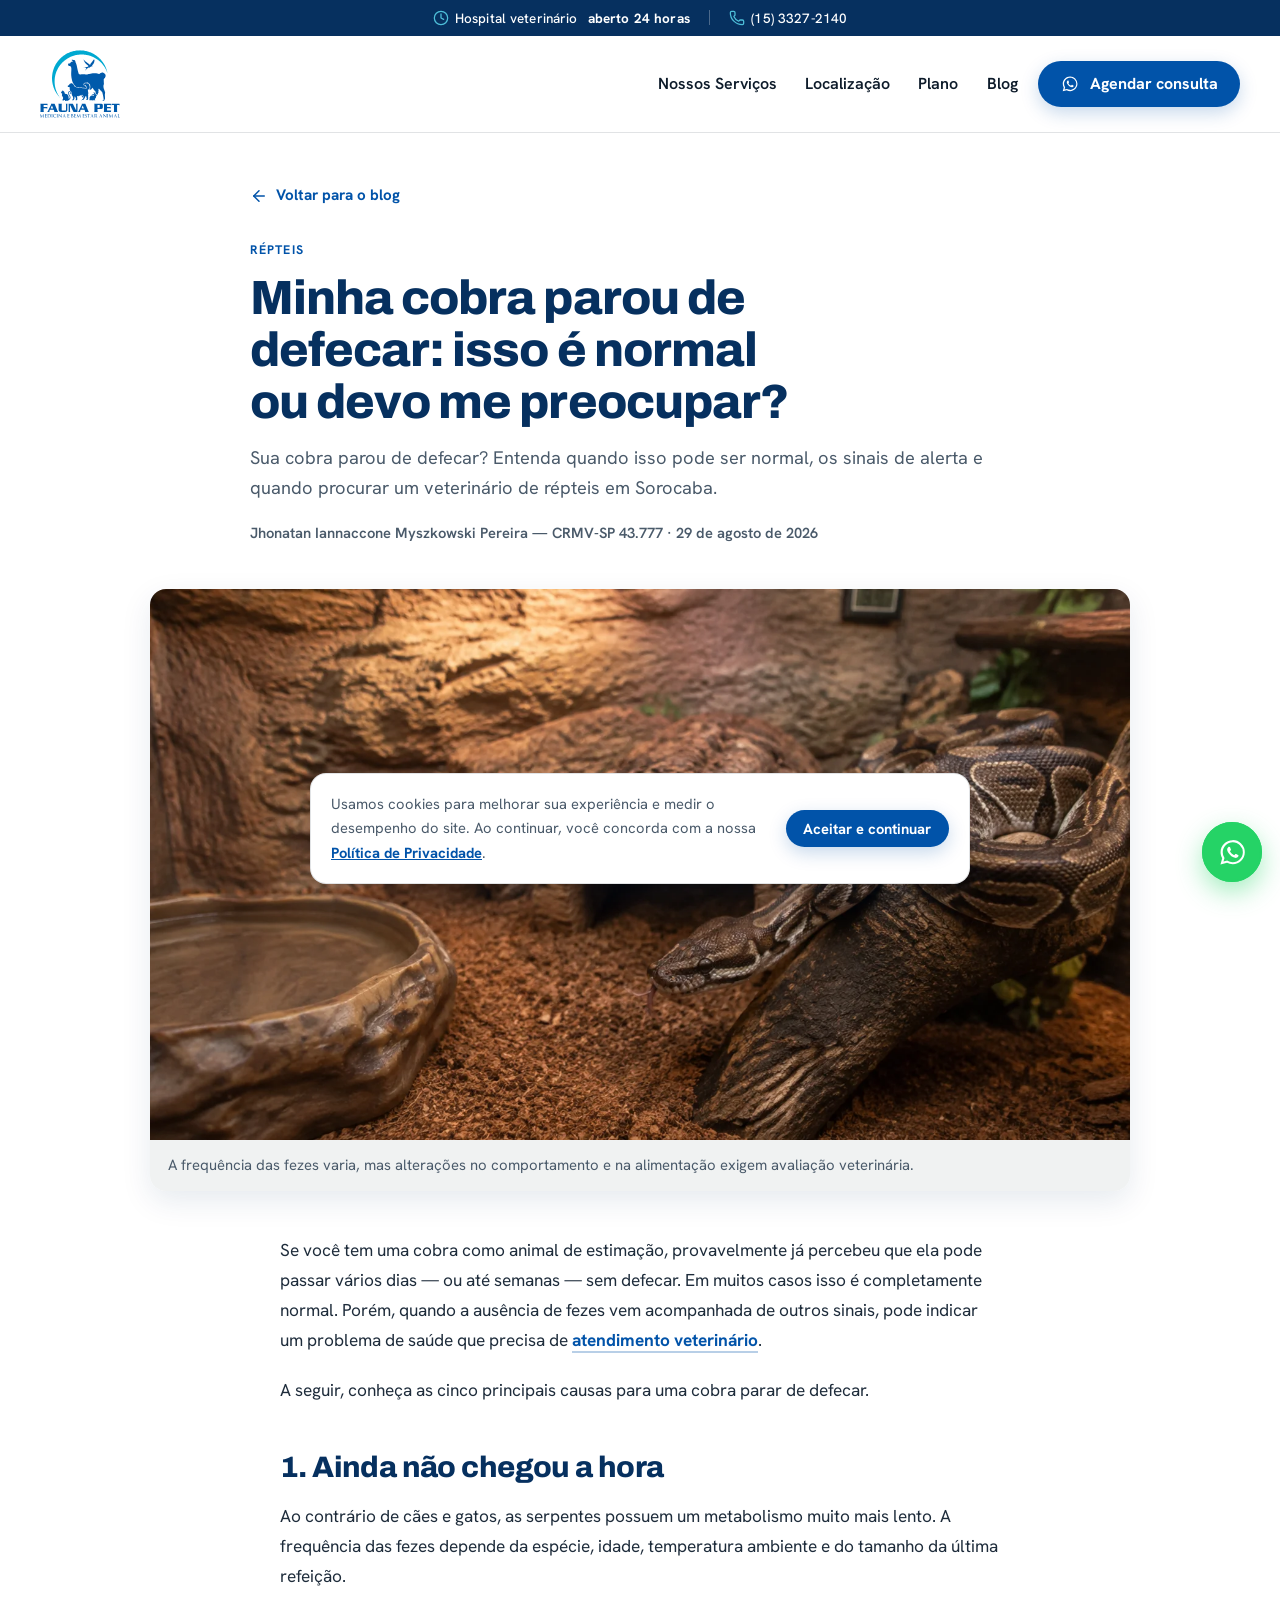
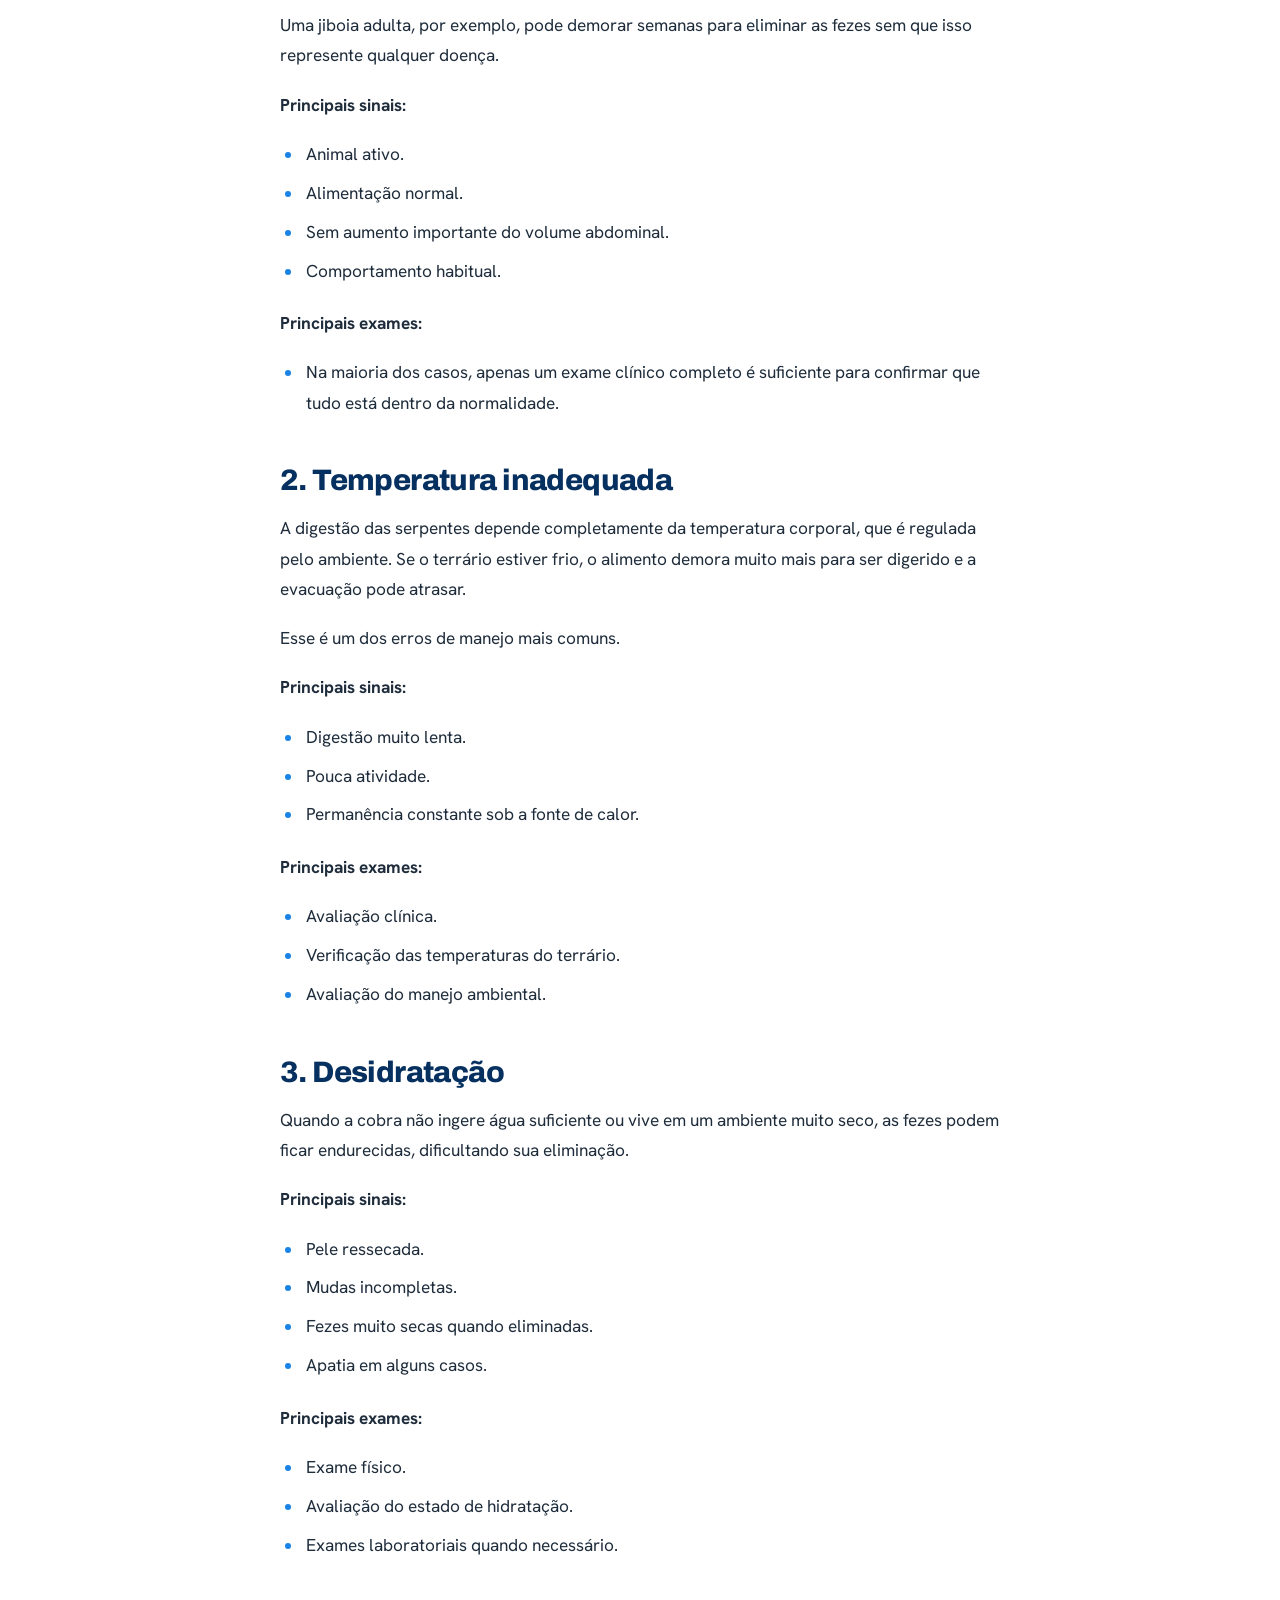
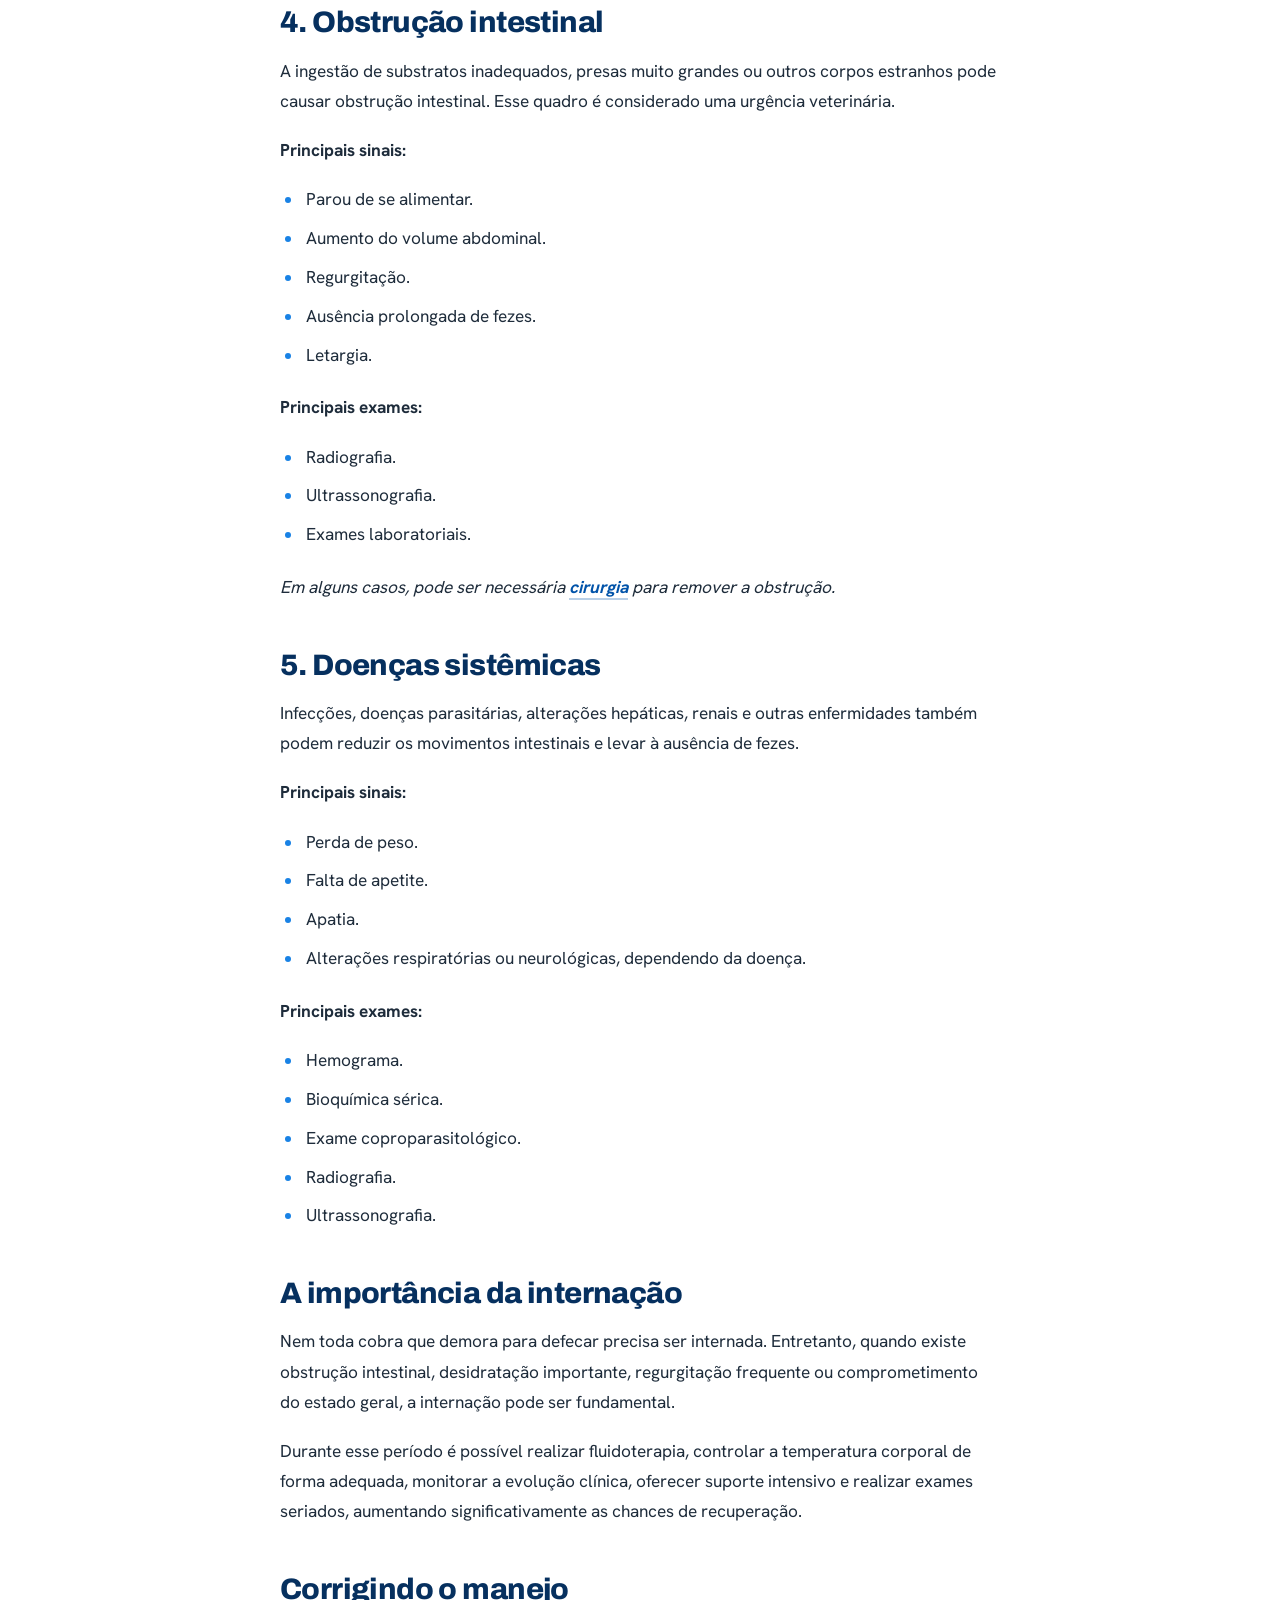
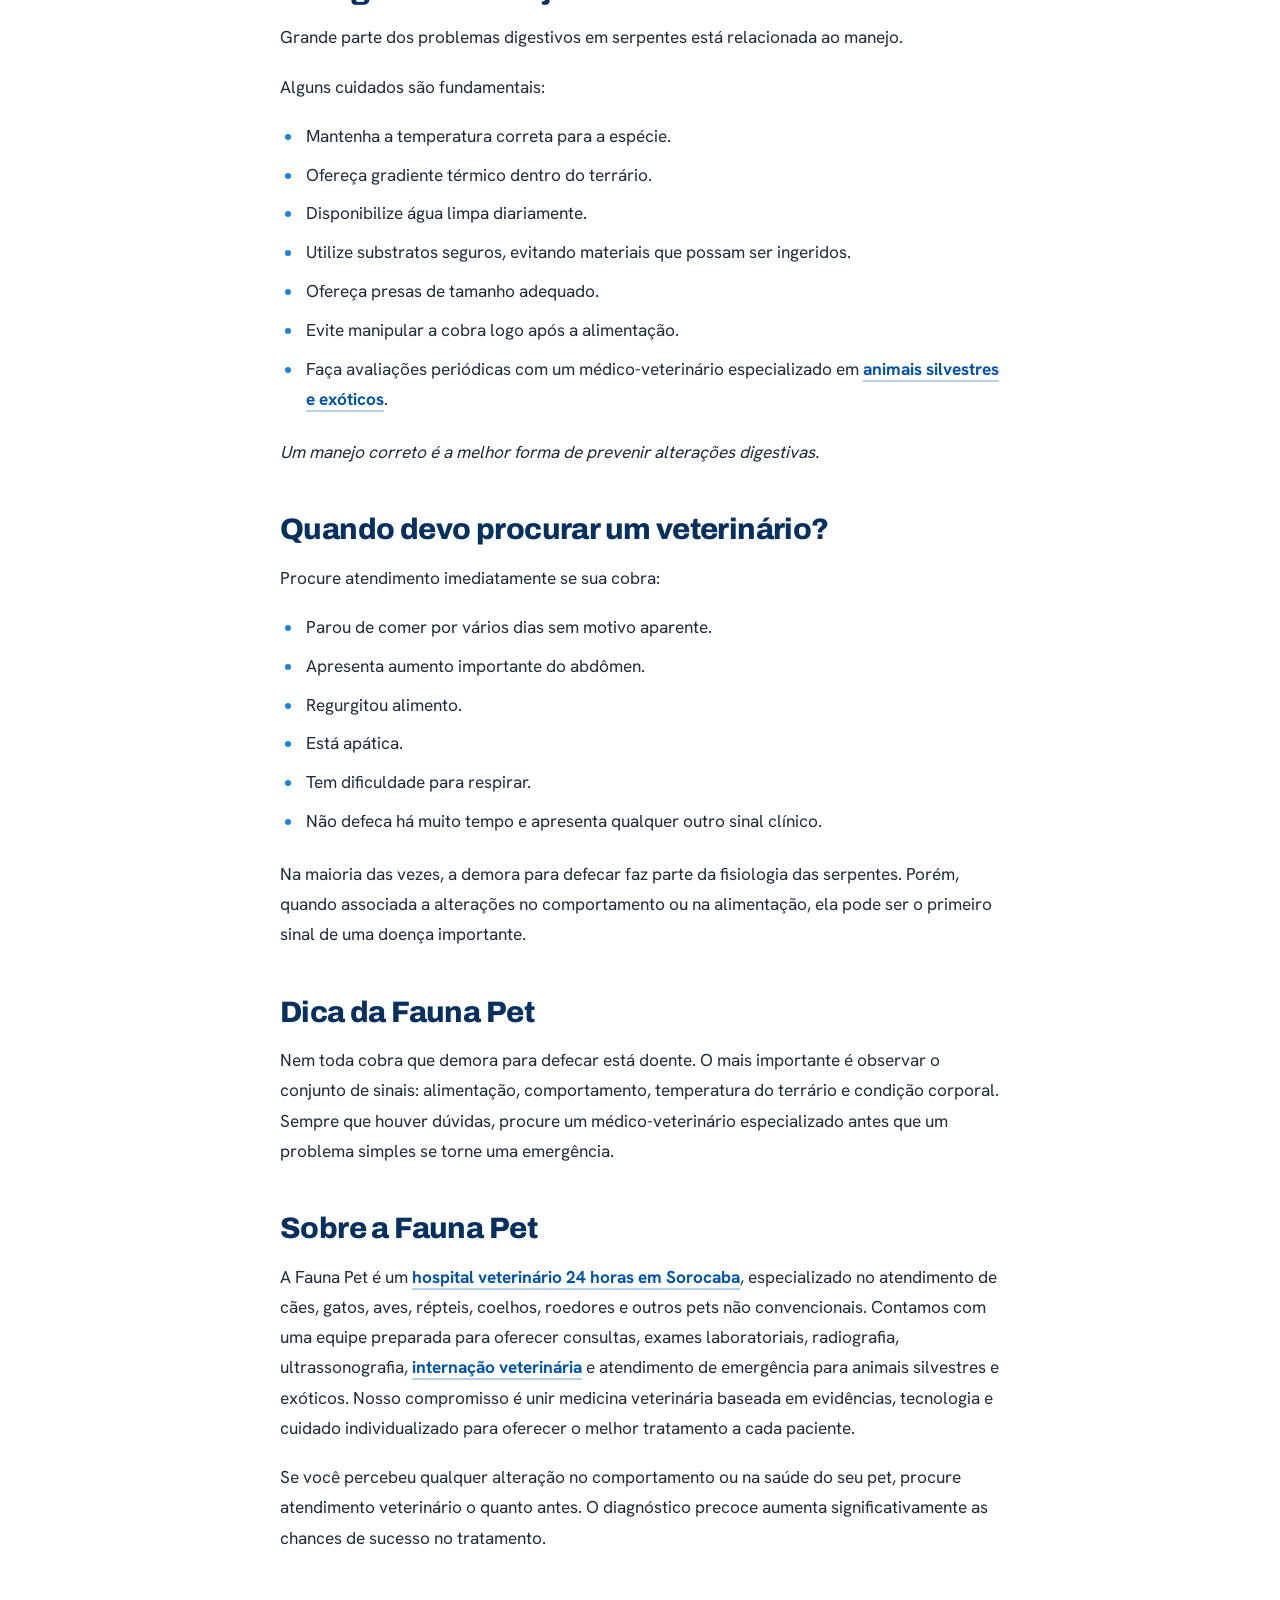
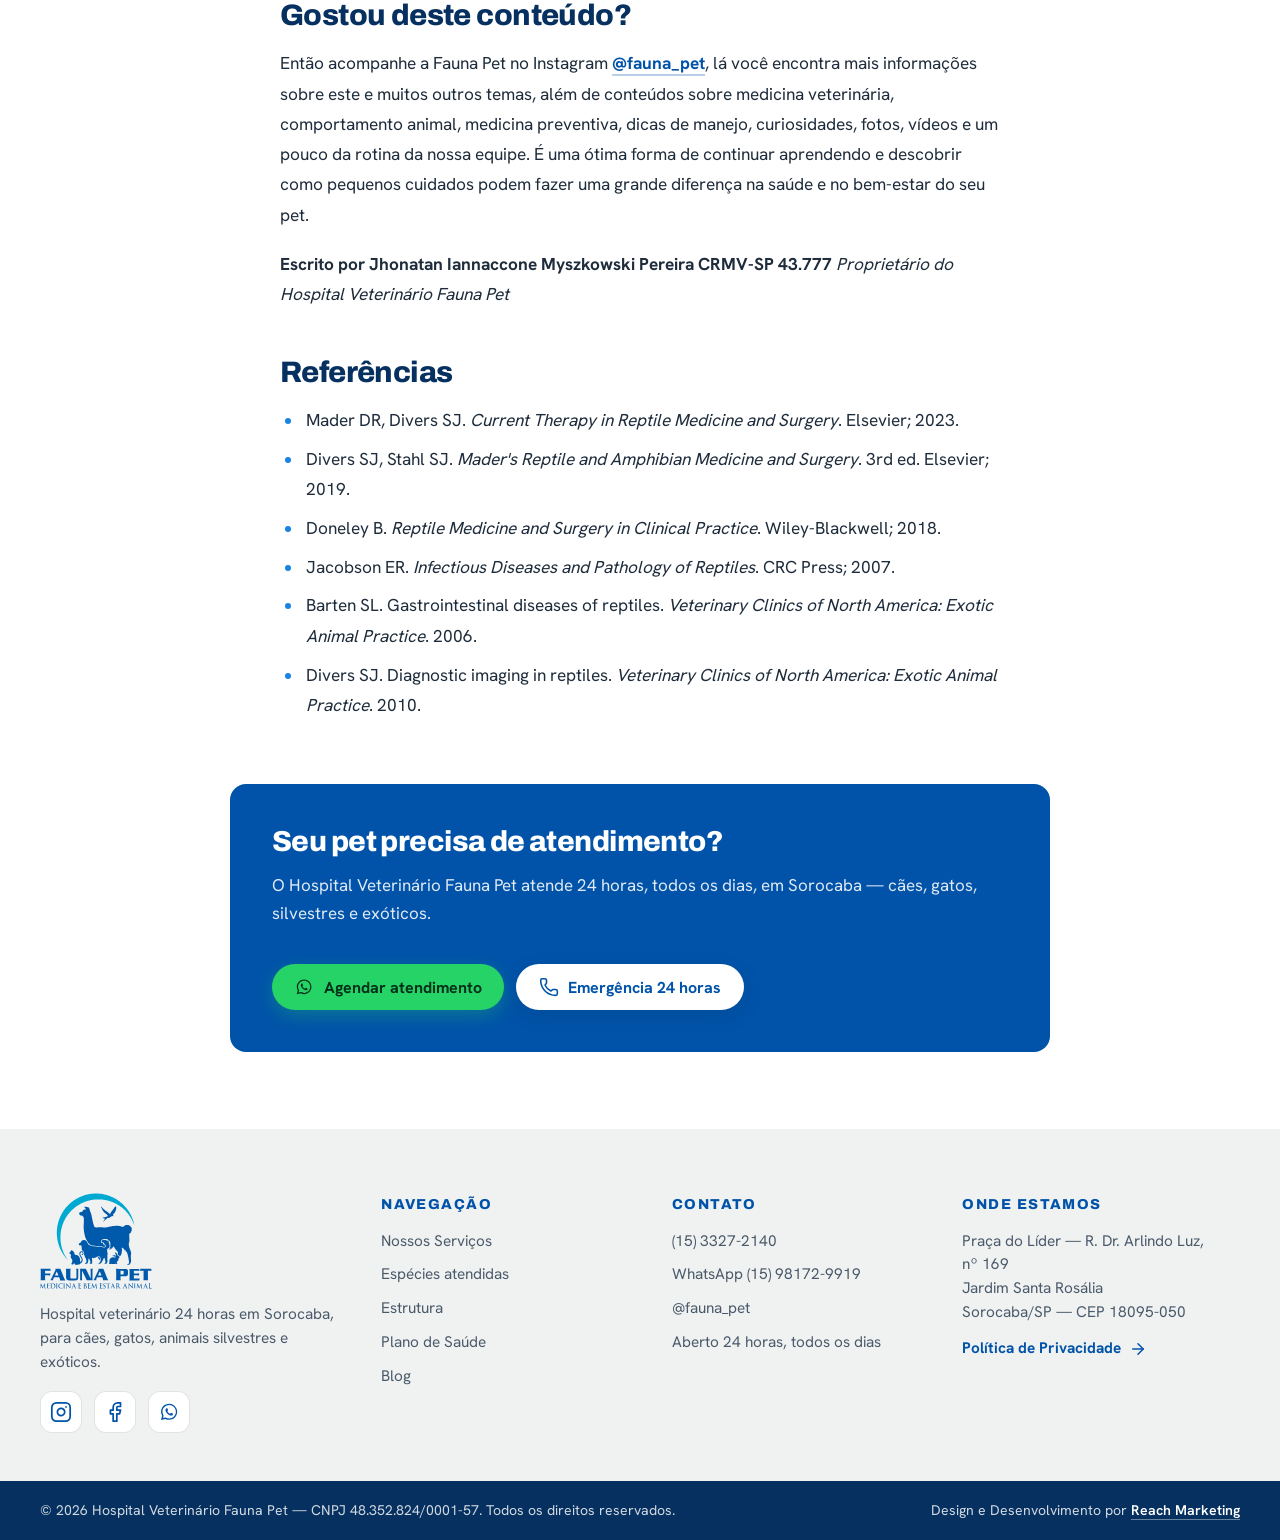
<file: blog/cobra-parou-de-defecar/index.html>
<!DOCTYPE html>
<html lang="pt-BR">
<head>
<meta name="robots" content="noindex,nofollow">
<meta charset="utf-8">
<meta name="viewport" content="width=device-width, initial-scale=1">
<title>Cobra parou de defecar: quando se preocupar | Fauna Pet</title>
<meta name="description" content="Sua cobra parou de defecar? Entenda quando isso pode ser normal, os sinais de alerta e quando procurar um veterinário de répteis em Sorocaba.">
<meta name="theme-color" content="#0153A9">
<link rel="canonical" href="https://faunapet.com.br/blog/cobra-parou-de-defecar/">
<meta property="og:type" content="article">
<meta property="og:locale" content="pt_BR">
<meta property="og:site_name" content="Fauna Pet">
<meta property="og:title" content="Cobra parou de defecar: quando se preocupar | Fauna Pet">
<meta property="og:description" content="Sua cobra parou de defecar? Entenda quando isso pode ser normal, os sinais de alerta e quando procurar um veterinário de répteis em Sorocaba.">
<meta property="og:url" content="https://faunapet.com.br/blog/cobra-parou-de-defecar/">
<meta property="og:image" content="https://faunapet.com.br/assets/img/blog/cobra-parou-de-defecar-fauna-pet-sorocaba.webp">
<link rel="icon" href="../../assets/img/marca/favicon.svg" type="image/svg+xml">
<link rel="preload" href="../../assets/fonts/archivo-latin.woff2" as="font" type="font/woff2" crossorigin>
<link rel="preload" href="../../assets/fonts/hanken-grotesk-latin.woff2" as="font" type="font/woff2" crossorigin>
<link rel="stylesheet" href="../../assets/css/style.css?v=20260831a">
<script>document.documentElement.className+=' js';</script>
<script type="application/ld+json">{"@context":"https://schema.org","@type":"BlogPosting","headline":"Minha cobra parou de defecar: isso é normal ou devo me preocupar?","description":"Sua cobra parou de defecar? Entenda quando isso pode ser normal, os sinais de alerta e quando procurar um veterinário de répteis em Sorocaba.","datePublished":"2026-08-29","author":{"@type":"Organization","name":"Jhonatan Iannaccone Myszkowski Pereira — CRMV-SP 43.777"},"publisher":{"@type":"Organization","name":"Hospital Veterinário Fauna Pet","url":"https://faunapet.com.br"},"mainEntityOfPage":"https://faunapet.com.br/blog/cobra-parou-de-defecar/","image":"https://faunapet.com.br/assets/img/blog/cobra-parou-de-defecar-fauna-pet-sorocaba.webp"}</script>
</head>
<body>
<svg width="0" height="0" class="svg-sprite" aria-hidden="true" focusable="false" style="position:absolute">
  <symbol id="ic-wa" viewBox="0 0 32 32"><path fill="currentColor" d="M19.11 17.205c-.372 0-1.088 1.39-1.518 1.39a.63.63 0 0 1-.315-.1c-.802-.402-1.504-.817-2.163-1.447-.545-.516-1.146-1.29-1.46-1.963a.426.426 0 0 1-.073-.215c0-.33.99-.945.99-1.49 0-.143-.73-2.09-.832-2.335-.143-.372-.214-.487-.6-.487-.187 0-.36-.043-.53-.043-.302 0-.53.115-.746.315-.688.645-1.032 1.318-1.06 2.264v.114c-.015.99.472 1.977 1.017 2.78 1.23 1.82 2.506 3.41 4.554 4.34.616.287 2.035.888 2.722.888.817 0 2.15-.515 2.478-1.318.13-.33.244-.7.244-1.075 0-.058 0-.143-.03-.215-.1-.172-2.434-1.39-2.85-1.39zm-3.024 8.182h-.014c-1.706 0-3.382-.46-4.844-1.318l-.345-.215-3.595.945.96-3.51-.23-.36a9.745 9.745 0 0 1-1.49-5.19c0-5.373 4.382-9.755 9.77-9.755 2.607 0 5.056 1.017 6.9 2.866a9.65 9.65 0 0 1 2.854 6.9c-.014 5.372-4.396 9.74-9.625 9.74zm8.293-18.052A11.622 11.622 0 0 0 16.084 4C9.66 4 4.43 9.23 4.43 15.654c0 2.05.545 4.057 1.575 5.82L4.33 27.69l6.37-1.674a11.624 11.624 0 0 0 5.56 1.418h.015c6.41 0 11.654-5.23 11.654-11.654a11.59 11.59 0 0 0-3.423-8.282z"/></symbol>
  <symbol id="ic-google" viewBox="0 0 48 48"><path fill="#4285F4" d="M45.12 24.5c0-1.56-.14-3.06-.4-4.5H24v8.51h11.84c-.51 2.75-2.06 5.08-4.39 6.64v5.52h7.11c4.16-3.83 6.56-9.47 6.56-16.17z"/><path fill="#34A853" d="M24 46c5.94 0 10.92-1.97 14.56-5.33l-7.11-5.52c-1.97 1.32-4.49 2.1-7.45 2.1-5.73 0-10.58-3.87-12.31-9.07H4.34v5.7C7.96 41.07 15.4 46 24 46z"/><path fill="#FBBC05" d="M11.69 28.18C11.25 26.86 11 25.45 11 24s.25-2.86.69-4.18v-5.7H4.34C2.85 17.09 2 20.45 2 24s.85 6.91 2.34 9.88l7.35-5.7z"/><path fill="#EA4335" d="M24 10.75c3.23 0 6.13 1.11 8.41 3.29l6.31-6.31C34.91 4.18 29.93 2 24 2 15.4 2 7.96 6.93 4.34 14.12l7.35 5.7c1.73-5.2 6.58-9.07 12.31-9.07z"/></symbol>
  <symbol id="ic-pin" viewBox="0 0 24 24" fill="none" stroke="currentColor" stroke-width="1.9" stroke-linecap="round" stroke-linejoin="round"><path d="M20 10c0 4.993-5.539 10.193-7.399 11.799a1 1 0 0 1-1.202 0C9.539 20.193 4 14.993 4 10a8 8 0 0 1 16 0"/><circle cx="12" cy="10" r="3"/></symbol>
  <symbol id="ic-mail" viewBox="0 0 24 24" fill="none" stroke="currentColor" stroke-width="1.9" stroke-linecap="round" stroke-linejoin="round"><rect x="2" y="4" width="20" height="16" rx="2"/><path d="m22 7-8.97 5.7a1.94 1.94 0 0 1-2.06 0L2 7"/></symbol>
  <symbol id="ic-phone" viewBox="0 0 24 24" fill="none" stroke="currentColor" stroke-width="1.9" stroke-linecap="round" stroke-linejoin="round"><path d="M13.832 16.568a1 1 0 0 0 1.213-.303l.355-.465A2 2 0 0 1 17 15h3a2 2 0 0 1 2 2v3a2 2 0 0 1-2 2A18 18 0 0 1 2 4a2 2 0 0 1 2-2h3a2 2 0 0 1 2 2v3a2 2 0 0 1-.8 1.6l-.468.351a1 1 0 0 0-.292 1.233 14 14 0 0 0 6.392 6.384"/></symbol>
  <symbol id="ic-instagram" viewBox="0 0 24 24" fill="none" stroke="currentColor" stroke-width="1.9" stroke-linecap="round" stroke-linejoin="round"><rect width="20" height="20" x="2" y="2" rx="5" ry="5"/><path d="M16 11.37A4 4 0 1 1 12.63 8 4 4 0 0 1 16 11.37z"/><line x1="17.5" x2="17.51" y1="6.5" y2="6.5"/></symbol>
  <symbol id="ic-facebook" viewBox="0 0 24 24" fill="none" stroke="currentColor" stroke-width="1.9" stroke-linecap="round" stroke-linejoin="round"><path d="M18 2h-3a5 5 0 0 0-5 5v3H7v4h3v8h4v-8h3l1-4h-4V7a1 1 0 0 1 1-1h3z"/></symbol>
  <symbol id="ic-clock" viewBox="0 0 24 24" fill="none" stroke="currentColor" stroke-width="1.9" stroke-linecap="round" stroke-linejoin="round"><circle cx="12" cy="12" r="10"/><path d="M12 6v6l4 2"/></symbol>
  <symbol id="ic-seta" viewBox="0 0 24 24" fill="none" stroke="currentColor" stroke-width="2" stroke-linecap="round" stroke-linejoin="round"><path d="M5 12h14"/><path d="m12 5 7 7-7 7"/></symbol>
  <symbol id="ic-chevron" viewBox="0 0 24 24" fill="none" stroke="currentColor" stroke-width="2.2" stroke-linecap="round" stroke-linejoin="round"><path d="m6 9 6 6 6-6"/></symbol>
  <symbol id="ic-estrela" viewBox="0 0 24 24" fill="currentColor" stroke="none"><path d="M11.525 2.295a.53.53 0 0 1 .95 0l2.31 4.679a2.123 2.123 0 0 0 1.595 1.16l5.166.756a.53.53 0 0 1 .294.904l-3.736 3.638a2.123 2.123 0 0 0-.611 1.878l.882 5.14a.53.53 0 0 1-.771.56l-4.618-2.428a2.122 2.122 0 0 0-1.973 0L6.396 21.01a.53.53 0 0 1-.77-.56l.881-5.139a2.122 2.122 0 0 0-.611-1.879L2.16 9.795a.53.53 0 0 1 .294-.906l5.165-.755a2.122 2.122 0 0 0 1.597-1.16z"/></symbol>
  <symbol id="ic-escudo" viewBox="0 0 24 24" fill="none" stroke="currentColor" stroke-width="1.9" stroke-linecap="round" stroke-linejoin="round"><path d="M20 13c0 5-3.5 7.5-7.66 8.95a1 1 0 0 1-.67-.01C7.5 20.5 4 18 4 13V6a1 1 0 0 1 1-1c2 0 4.5-1.2 6.24-2.72a1.17 1.17 0 0 1 1.52 0C14.51 3.81 17 5 19 5a1 1 0 0 1 1 1z"/><path d="m9 12 2 2 4-4"/></symbol>
  <symbol id="ic-estetoscopio" viewBox="0 0 24 24" fill="none" stroke="currentColor" stroke-width="1.9" stroke-linecap="round" stroke-linejoin="round"><path d="M11 2v2"/><path d="M5 2v2"/><path d="M5 3H4a2 2 0 0 0-2 2v4a6 6 0 0 0 12 0V5a2 2 0 0 0-2-2h-1"/><path d="M8 15a6 6 0 0 0 12 0v-3"/><circle cx="20" cy="10" r="2"/></symbol>
  <symbol id="ic-coracao" viewBox="0 0 24 24" fill="none" stroke="currentColor" stroke-width="1.9" stroke-linecap="round" stroke-linejoin="round"><path d="M2 9.5a5.5 5.5 0 0 1 9.591-3.676.56.56 0 0 0 .818 0A5.49 5.49 0 0 1 22 9.5c0 2.29-1.5 4-3 5.5l-5.492 5.313a2 2 0 0 1-3 .019L5 15c-1.5-1.5-3-3.2-3-5.5"/><path d="M3.22 13H9.5l.5-1 2 4.5 2-7 1.5 3.5h5.27"/></symbol>
  <symbol id="ic-menu" viewBox="0 0 24 24" fill="none" stroke="currentColor" stroke-width="2" stroke-linecap="round" stroke-linejoin="round"><path d="M4 5h16"/><path d="M4 12h16"/><path d="M4 19h16"/></symbol>
  <symbol id="ic-x" viewBox="0 0 24 24" fill="none" stroke="currentColor" stroke-width="2" stroke-linecap="round" stroke-linejoin="round"><path d="M18 6 6 18"/><path d="m6 6 12 12"/></symbol>
</svg>

<div class="topbar">
  <div class="wrap">
    <span class="topbar-item"><svg class="ic"><use href="#ic-clock"/></svg> Hospital veterinário <strong>&nbsp;aberto 24 horas</strong></span>
    <span class="topbar-sep"></span>
    <a class="topbar-item esconde-mobile" href="tel:+551533272140"><svg class="ic"><use href="#ic-phone"/></svg> (15) 3327-2140</a>
  </div>
</div>

<header class="site-header">
  <div class="wrap">
    <a class="brand" href="../../" aria-label="Fauna Pet — página inicial">
      <img src="../../assets/img/marca/logo-fauna-pet-compacto.svg" alt="Fauna Pet — Medicina e Bem Estar Animal" width="80" height="68">
    </a>
    <nav class="nav" aria-label="Menu principal">
      <a href="../../#servicos">Nossos Serviços</a>
      <a href="../../#localizacao">Localização</a>
      <a href="../../#plano">Plano</a>
      <a href="../../blog/">Blog</a>
    </nav>
    <a class="btn header-cta" href="https://wa.me/5515981729919?text=Ol%C3%A1%2C%20vim%20pelo%20blog%20e%20gostaria%20de%20falar%20com%20a%20equipe%20da%20Fauna%20Pet." target="_blank" rel="noopener">
      <svg class="ic"><use href="#ic-wa"/></svg> Agendar consulta
    </a>
    <button class="btn-menu" type="button" aria-label="Abrir menu"><svg class="ic"><use href="#ic-menu"/></svg></button>
  </div>
</header>

<div class="menu-mobile" role="dialog" aria-label="Menu">
  <div class="menu-mobile-topo"><button type="button" aria-label="Fechar menu"><svg class="ic"><use href="#ic-x"/></svg></button></div>
  <nav aria-label="Menu mobile">
    <a href="../../#servicos">Nossos Serviços</a>
    <a href="../../#especies">Espécies atendidas</a>
    <a href="../../#estrutura">Estrutura</a>
    <a href="../../#plano">Plano de Saúde</a>
    <a href="../../#localizacao">Localização</a>
    <a href="../../blog/">Blog</a>
  </nav>
  <a class="btn btn--wa" href="https://wa.me/5515981729919?text=Ol%C3%A1%2C%20vim%20pelo%20blog%20e%20gostaria%20de%20falar%20com%20a%20equipe%20da%20Fauna%20Pet." target="_blank" rel="noopener">
    <svg class="ic"><use href="#ic-wa"/></svg> Quero Agendar uma Consulta!
  </a>
</div>

<main>
  <article class="artigo">
    <div class="wrap artigo-topo">
      <a class="link-seta artigo-voltar" href="../../blog/"><svg class="ic" style="transform:rotate(180deg)"><use href="#ic-seta"/></svg> Voltar para o blog</a>
      <span class="cat">Répteis</span>
      <h1>Minha cobra parou de defecar: isso é normal ou devo me preocupar?</h1>
      <p class="artigo-resumo">Sua cobra parou de defecar? Entenda quando isso pode ser normal, os sinais de alerta e quando procurar um veterinário de répteis em Sorocaba.</p>
      <p class="artigo-meta">Jhonatan Iannaccone Myszkowski Pereira — CRMV-SP 43.777 · <time datetime="2026-08-29">29 de agosto de 2026</time></p>
    </div>
    <div class="wrap"><figure class="artigo-capa"><img src="../../assets/img/blog/cobra-parou-de-defecar-fauna-pet-sorocaba.webp" alt="Cobra tranquila em terrário com temperatura e manejo adequados" width="1200" height="675" fetchpriority="high" decoding="async"><figcaption>A frequência das fezes varia, mas alterações no comportamento e na alimentação exigem avaliação veterinária.</figcaption></figure></div>
    <div class="wrap artigo-corpo">
      <p>Se você tem uma cobra como animal de estimação, provavelmente já percebeu que ela pode passar vários dias — ou até semanas — sem defecar. Em muitos casos isso é completamente normal. Porém, quando a ausência de fezes vem acompanhada de outros sinais, pode indicar um problema de saúde que precisa de <a href="https://wa.me/5515981729919?text=Ol%C3%A1%2C%20vim%20pelo%20blog%20e%20gostaria%20de%20agendar%20um%20atendimento%20para%20o%20meu%20pet.">atendimento veterinário</a>.</p>
<p>A seguir, conheça as cinco principais causas para uma cobra parar de defecar.</p>
<h2>1. Ainda não chegou a hora</h2>
<p>Ao contrário de cães e gatos, as serpentes possuem um metabolismo muito mais lento. A frequência das fezes depende da espécie, idade, temperatura ambiente e do tamanho da última refeição.</p>
<p>Uma jiboia adulta, por exemplo, pode demorar semanas para eliminar as fezes sem que isso represente qualquer doença.</p>
<p><strong>Principais sinais:</strong></p>
<ul>
<li>Animal ativo.</li>
<li>Alimentação normal.</li>
<li>Sem aumento importante do volume abdominal.</li>
<li>Comportamento habitual.</li>
</ul>
<p><strong>Principais exames:</strong></p>
<ul>
<li>Na maioria dos casos, apenas um exame clínico completo é suficiente para confirmar que tudo está dentro da normalidade.</li>
</ul>
<h2>2. Temperatura inadequada</h2>
<p>A digestão das serpentes depende completamente da temperatura corporal, que é regulada pelo ambiente. Se o terrário estiver frio, o alimento demora muito mais para ser digerido e a evacuação pode atrasar.</p>
<p>Esse é um dos erros de manejo mais comuns.</p>
<p><strong>Principais sinais:</strong></p>
<ul>
<li>Digestão muito lenta.</li>
<li>Pouca atividade.</li>
<li>Permanência constante sob a fonte de calor.</li>
</ul>
<p><strong>Principais exames:</strong></p>
<ul>
<li>Avaliação clínica.</li>
<li>Verificação das temperaturas do terrário.</li>
<li>Avaliação do manejo ambiental.</li>
</ul>
<h2>3. Desidratação</h2>
<p>Quando a cobra não ingere água suficiente ou vive em um ambiente muito seco, as fezes podem ficar endurecidas, dificultando sua eliminação.</p>
<p><strong>Principais sinais:</strong></p>
<ul>
<li>Pele ressecada.</li>
<li>Mudas incompletas.</li>
<li>Fezes muito secas quando eliminadas.</li>
<li>Apatia em alguns casos.</li>
</ul>
<p><strong>Principais exames:</strong></p>
<ul>
<li>Exame físico.</li>
<li>Avaliação do estado de hidratação.</li>
<li>Exames laboratoriais quando necessário.</li>
</ul>
<h2>4. Obstrução intestinal</h2>
<p>A ingestão de substratos inadequados, presas muito grandes ou outros corpos estranhos pode causar obstrução intestinal. Esse quadro é considerado uma urgência veterinária.</p>
<p><strong>Principais sinais:</strong></p>
<ul>
<li>Parou de se alimentar.</li>
<li>Aumento do volume abdominal.</li>
<li>Regurgitação.</li>
<li>Ausência prolongada de fezes.</li>
<li>Letargia.</li>
</ul>
<p><strong>Principais exames:</strong></p>
<ul>
<li>Radiografia.</li>
<li>Ultrassonografia.</li>
<li>Exames laboratoriais.</li>
</ul>
<p><em>Em alguns casos, pode ser necessária <a href="../../#servicos">cirurgia</a> para remover a obstrução.</em></p>
<h2>5. Doenças sistêmicas</h2>
<p>Infecções, doenças parasitárias, alterações hepáticas, renais e outras enfermidades também podem reduzir os movimentos intestinais e levar à ausência de fezes.</p>
<p><strong>Principais sinais:</strong></p>
<ul>
<li>Perda de peso.</li>
<li>Falta de apetite.</li>
<li>Apatia.</li>
<li>Alterações respiratórias ou neurológicas, dependendo da doença.</li>
</ul>
<p><strong>Principais exames:</strong></p>
<ul>
<li>Hemograma.</li>
<li>Bioquímica sérica.</li>
<li>Exame coproparasitológico.</li>
<li>Radiografia.</li>
<li>Ultrassonografia.</li>
</ul>
<h2>A importância da internação</h2>
<p>Nem toda cobra que demora para defecar precisa ser internada. Entretanto, quando existe obstrução intestinal, desidratação importante, regurgitação frequente ou comprometimento do estado geral, a internação pode ser fundamental.</p>
<p>Durante esse período é possível realizar fluidoterapia, controlar a temperatura corporal de forma adequada, monitorar a evolução clínica, oferecer suporte intensivo e realizar exames seriados, aumentando significativamente as chances de recuperação.</p>
<h2>Corrigindo o manejo</h2>
<p>Grande parte dos problemas digestivos em serpentes está relacionada ao manejo.</p>
<p>Alguns cuidados são fundamentais:</p>
<ul>
<li>Mantenha a temperatura correta para a espécie.</li>
<li>Ofereça gradiente térmico dentro do terrário.</li>
<li>Disponibilize água limpa diariamente.</li>
<li>Utilize substratos seguros, evitando materiais que possam ser ingeridos.</li>
<li>Ofereça presas de tamanho adequado.</li>
<li>Evite manipular a cobra logo após a alimentação.</li>
<li>Faça avaliações periódicas com um médico-veterinário especializado em <a href="../../#especies">animais silvestres e exóticos</a>.</li>
</ul>
<p><em>Um manejo correto é a melhor forma de prevenir alterações digestivas.</em></p>
<h2>Quando devo procurar um veterinário?</h2>
<p>Procure atendimento imediatamente se sua cobra:</p>
<ul>
<li>Parou de comer por vários dias sem motivo aparente.</li>
<li>Apresenta aumento importante do abdômen.</li>
<li>Regurgitou alimento.</li>
<li>Está apática.</li>
<li>Tem dificuldade para respirar.</li>
<li>Não defeca há muito tempo e apresenta qualquer outro sinal clínico.</li>
</ul>
<p>Na maioria das vezes, a demora para defecar faz parte da fisiologia das serpentes. Porém, quando associada a alterações no comportamento ou na alimentação, ela pode ser o primeiro sinal de uma doença importante.</p>
<h2>Dica da Fauna Pet</h2>
<p>Nem toda cobra que demora para defecar está doente. O mais importante é observar o conjunto de sinais: alimentação, comportamento, temperatura do terrário e condição corporal. Sempre que houver dúvidas, procure um médico-veterinário especializado antes que um problema simples se torne uma emergência.</p>
<h2>Sobre a Fauna Pet</h2>
<p>A Fauna Pet é um <a href="../../#localizacao">hospital veterinário 24 horas em Sorocaba</a>, especializado no atendimento de cães, gatos, aves, répteis, coelhos, roedores e outros pets não convencionais. Contamos com uma equipe preparada para oferecer consultas, exames laboratoriais, radiografia, ultrassonografia, <a href="../../#servicos">internação veterinária</a> e atendimento de emergência para animais silvestres e exóticos. Nosso compromisso é unir medicina veterinária baseada em evidências, tecnologia e cuidado individualizado para oferecer o melhor tratamento a cada paciente.</p>
<p>Se você percebeu qualquer alteração no comportamento ou na saúde do seu pet, procure atendimento veterinário o quanto antes. O diagnóstico precoce aumenta significativamente as chances de sucesso no tratamento.</p>
<h2>Gostou deste conteúdo?</h2>
<p>Então acompanhe a Fauna Pet no Instagram <a href="https://www.instagram.com/fauna_pet/">@fauna_pet</a>, lá você encontra mais informações sobre este e muitos outros temas, além de conteúdos sobre medicina veterinária, comportamento animal, medicina preventiva, dicas de manejo, curiosidades, fotos, vídeos e um pouco da rotina da nossa equipe. É uma ótima forma de continuar aprendendo e descobrir como pequenos cuidados podem fazer uma grande diferença na saúde e no bem-estar do seu pet.</p>
<p><strong>Escrito por Jhonatan Iannaccone Myszkowski Pereira CRMV-SP 43.777</strong> <em>Proprietário do Hospital Veterinário Fauna Pet</em></p>
<h2>Referências</h2>
<ul>
<li>Mader DR, Divers SJ. <em>Current Therapy in Reptile Medicine and Surgery</em>. Elsevier; 2023.</li>
<li>Divers SJ, Stahl SJ. <em>Mader's Reptile and Amphibian Medicine and Surgery</em>. 3rd ed. Elsevier; 2019.</li>
<li>Doneley B. <em>Reptile Medicine and Surgery in Clinical Practice</em>. Wiley-Blackwell; 2018.</li>
<li>Jacobson ER. <em>Infectious Diseases and Pathology of Reptiles</em>. CRC Press; 2007.</li>
<li>Barten SL. Gastrointestinal diseases of reptiles. <em>Veterinary Clinics of North America: Exotic Animal Practice</em>. 2006.</li>
<li>Divers SJ. Diagnostic imaging in reptiles. <em>Veterinary Clinics of North America: Exotic Animal Practice</em>. 2010.</li>
</ul>
    </div>
    <div class="wrap">
      <aside class="artigo-cta">
        <h2>Seu pet precisa de atendimento?</h2>
        <p>O Hospital Veterinário Fauna Pet atende 24 horas, todos os dias, em Sorocaba — cães, gatos, silvestres e exóticos.</p>
        <div class="artigo-cta-botoes">
          <a class="btn btn--wa" href="https://wa.me/5515981729919?text=Ol%C3%A1%2C%20vim%20pelo%20blog%20e%20gostaria%20de%20falar%20com%20a%20equipe%20da%20Fauna%20Pet." target="_blank" rel="noopener"><svg class="ic"><use href="#ic-wa"/></svg> Agendar atendimento</a>
          <a class="btn btn--claro" href="tel:+551533272140"><svg class="ic"><use href="#ic-phone"/></svg> Emergência 24 horas</a>
        </div>
      </aside>
    </div>
  </article>
</main>

<footer class="rodape">
  <div class="wrap rodape-grid">
    <div>
      <img class="logo" src="../../assets/img/marca/logo-fauna-pet-compacto.svg" alt="Fauna Pet — Medicina e Bem Estar Animal" width="112" height="96">
      <p style="margin-top:14px">Hospital veterinário 24 horas em Sorocaba, para cães, gatos, animais silvestres e exóticos.</p>
      <div class="rodape-social">
        <a href="https://www.instagram.com/fauna_pet/" target="_blank" rel="noopener" aria-label="Instagram da Fauna Pet"><svg class="ic"><use href="#ic-instagram"/></svg></a>
        <a href="https://www.facebook.com/clinicaveterinariafaunapet/" target="_blank" rel="noopener" aria-label="Facebook da Fauna Pet"><svg class="ic"><use href="#ic-facebook"/></svg></a>
        <a href="https://wa.me/5515981729919" target="_blank" rel="noopener" aria-label="WhatsApp da Fauna Pet"><svg class="ic"><use href="#ic-wa"/></svg></a>
      </div>
    </div>
    <div>
      <p class="rodape-titulo">Navegação</p>
      <ul>
        <li><a href="../../#servicos">Nossos Serviços</a></li>
        <li><a href="../../#especies">Espécies atendidas</a></li>
        <li><a href="../../#estrutura">Estrutura</a></li>
        <li><a href="../../#plano">Plano de Saúde</a></li>
        <li><a href="../../blog/">Blog</a></li>
      </ul>
    </div>
    <div>
      <p class="rodape-titulo">Contato</p>
      <ul>
        <li><a href="tel:+551533272140">(15) 3327-2140</a></li>
        <li><a href="https://wa.me/5515981729919" target="_blank" rel="noopener">WhatsApp (15) 98172-9919</a></li>
        <li><a href="https://www.instagram.com/fauna_pet/" target="_blank" rel="noopener">@fauna_pet</a></li>
        <li>Aberto 24 horas, todos os dias</li>
      </ul>
    </div>
    <div>
      <p class="rodape-titulo">Onde estamos</p>
      <address>
        Praça do Líder — R. Dr. Arlindo&nbsp;Luz, nº&nbsp;169<br>
        Jardim Santa Rosália<br>
        Sorocaba/SP — CEP 18095-050
      </address>
      <p style="margin-top:12px"><a class="link-seta" href="../../#privacidade">Política de Privacidade <svg class="ic"><use href="#ic-seta"/></svg></a></p>
    </div>
  </div>
  <div class="rodape-base">
    <div class="wrap">
      <span>© <span id="ano">2026</span> Hospital Veterinário Fauna Pet — CNPJ 48.352.824/0001-57. Todos os direitos reservados.</span>
      <span>Design e Desenvolvimento por <a href="https://www.reachmarketing.com.br/" target="_blank" rel="noopener">Reach Marketing</a></span>
    </div>
  </div>
</footer>

<a class="wa-float" href="https://wa.me/5515981729919?text=Ol%C3%A1%2C%20vim%20pelo%20blog%20e%20gostaria%20de%20falar%20com%20a%20equipe%20da%20Fauna%20Pet." target="_blank" rel="noopener" aria-label="Falar no WhatsApp">
  <svg class="ic"><use href="#ic-wa"/></svg>
</a>

<div class="cookie" hidden>
  <p>Usamos cookies para melhorar sua experiência e medir o desempenho do site. Ao continuar, você concorda com a nossa <a href="../../#privacidade">Política de Privacidade</a>.</p>
  <button class="btn" type="button">Aceitar e continuar</button>
</div>


<script src="../../assets/js/main.js?v=20260908b" defer></script>
</body>
</html>
</file>
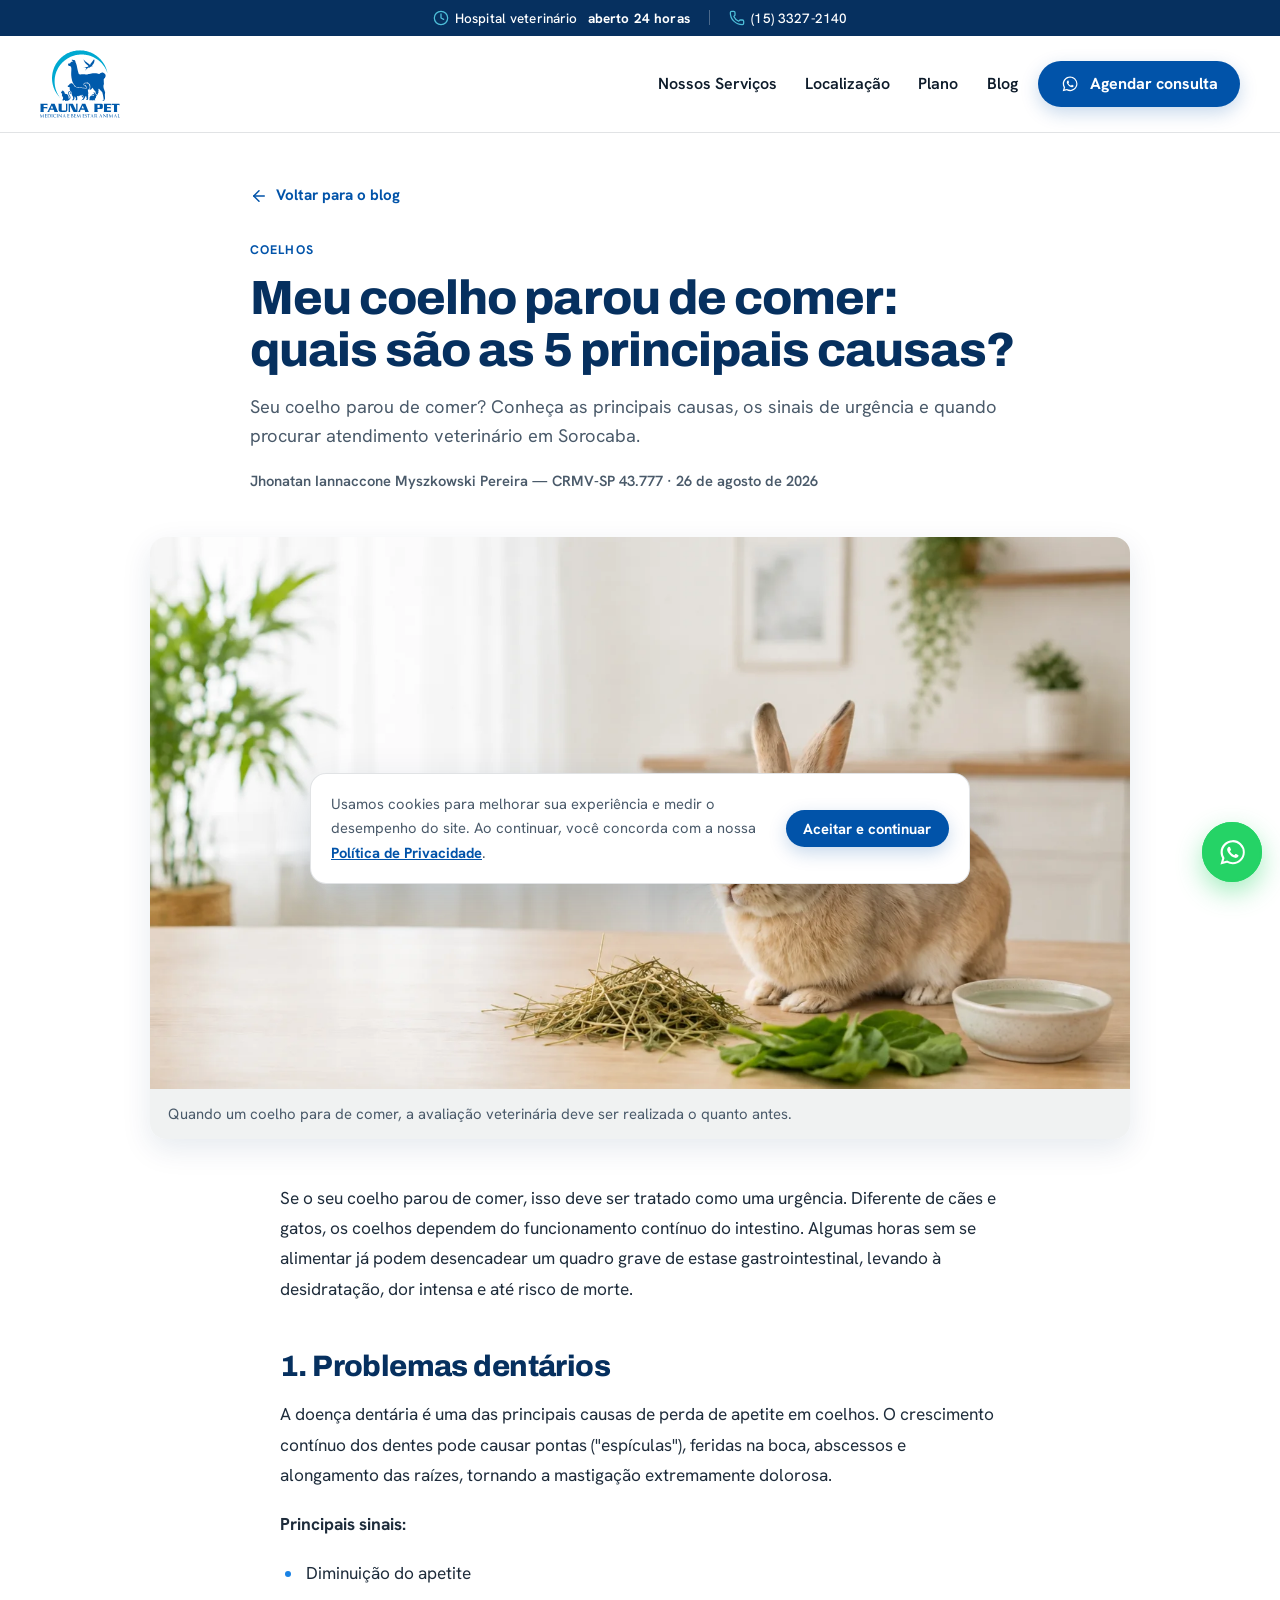
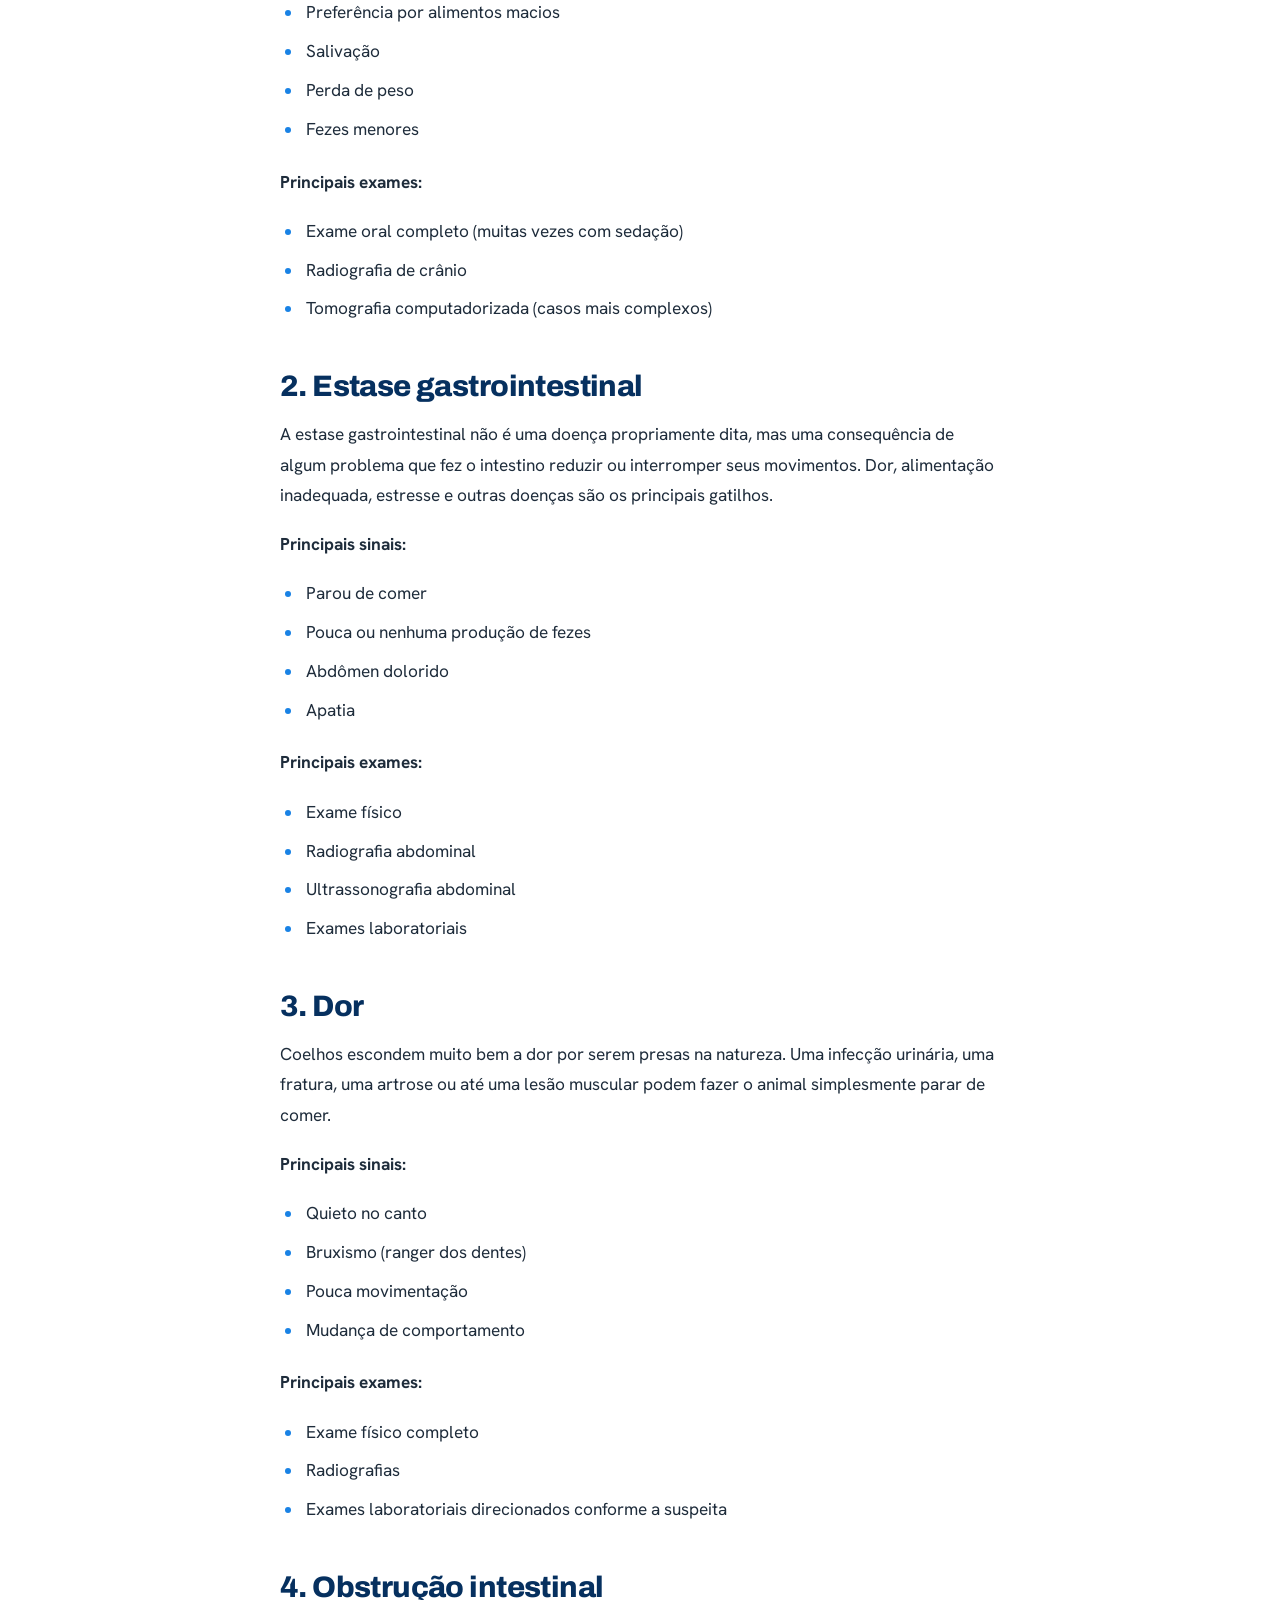
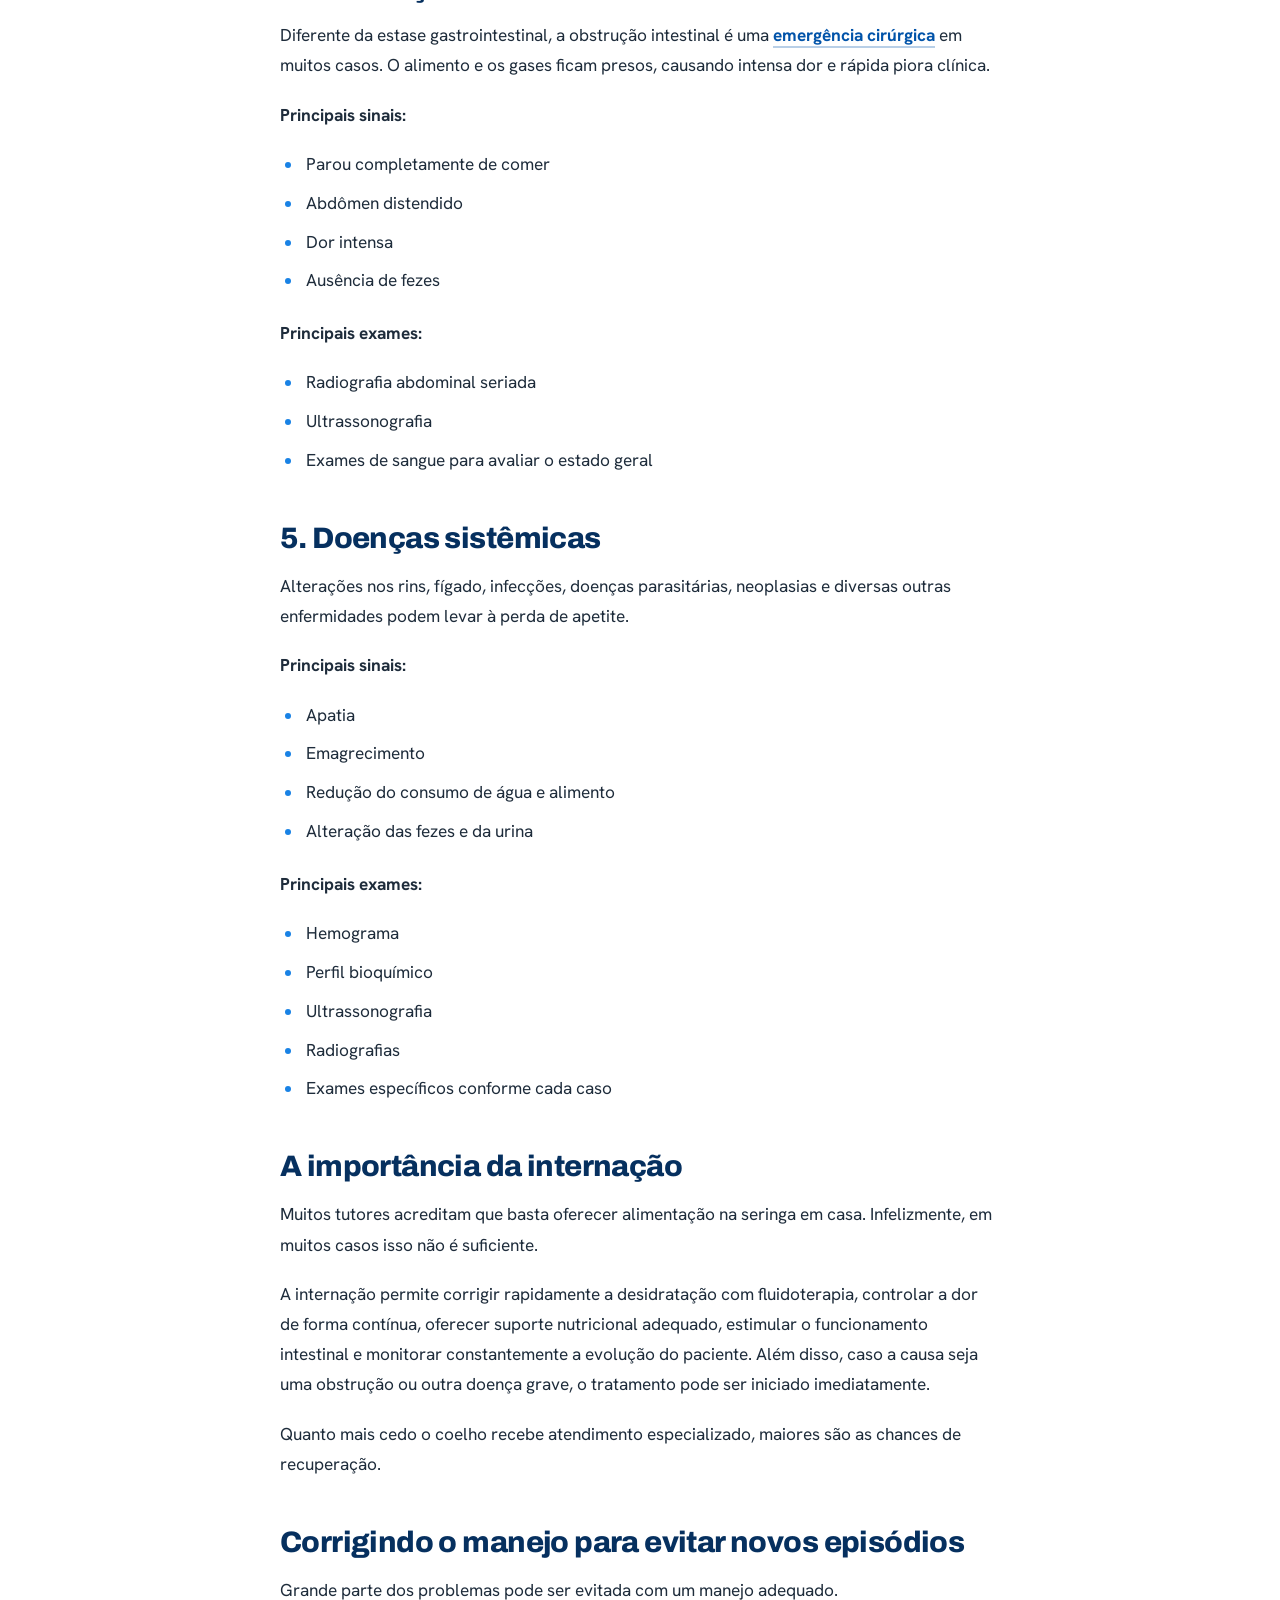
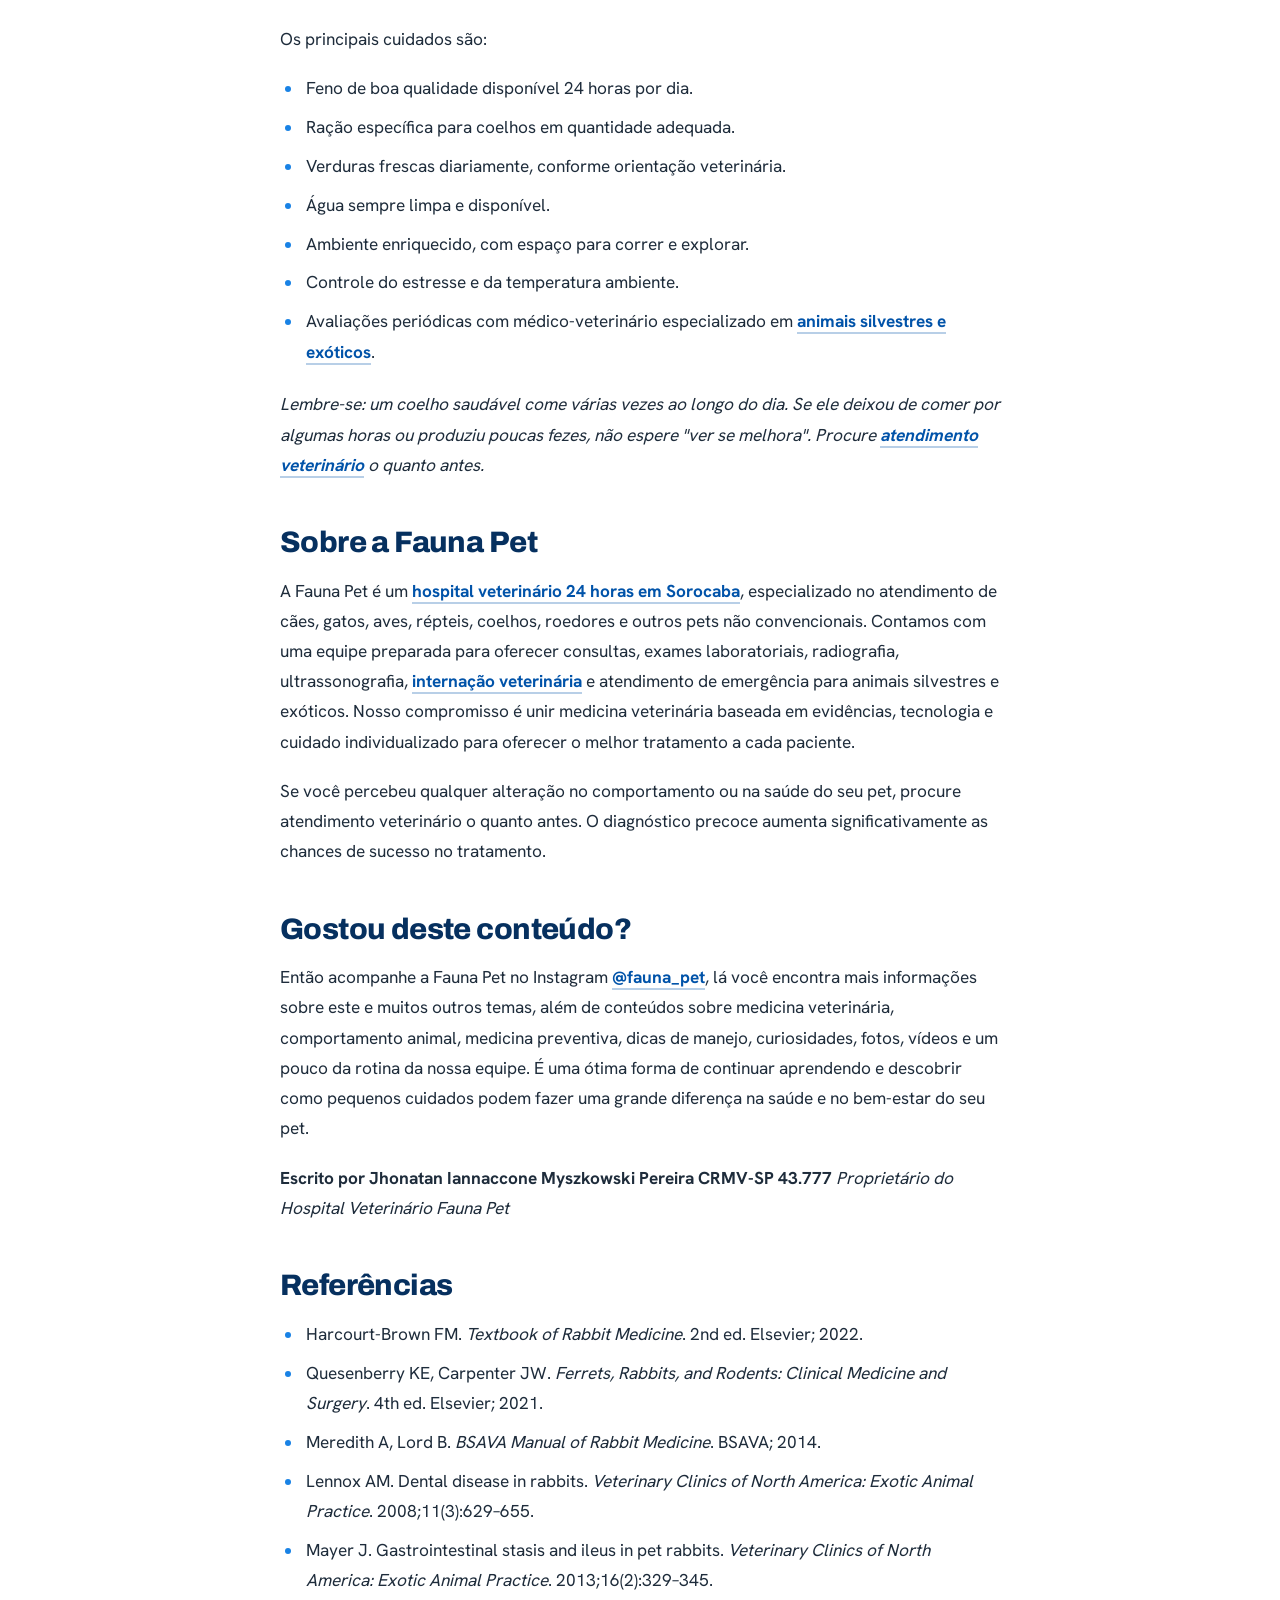
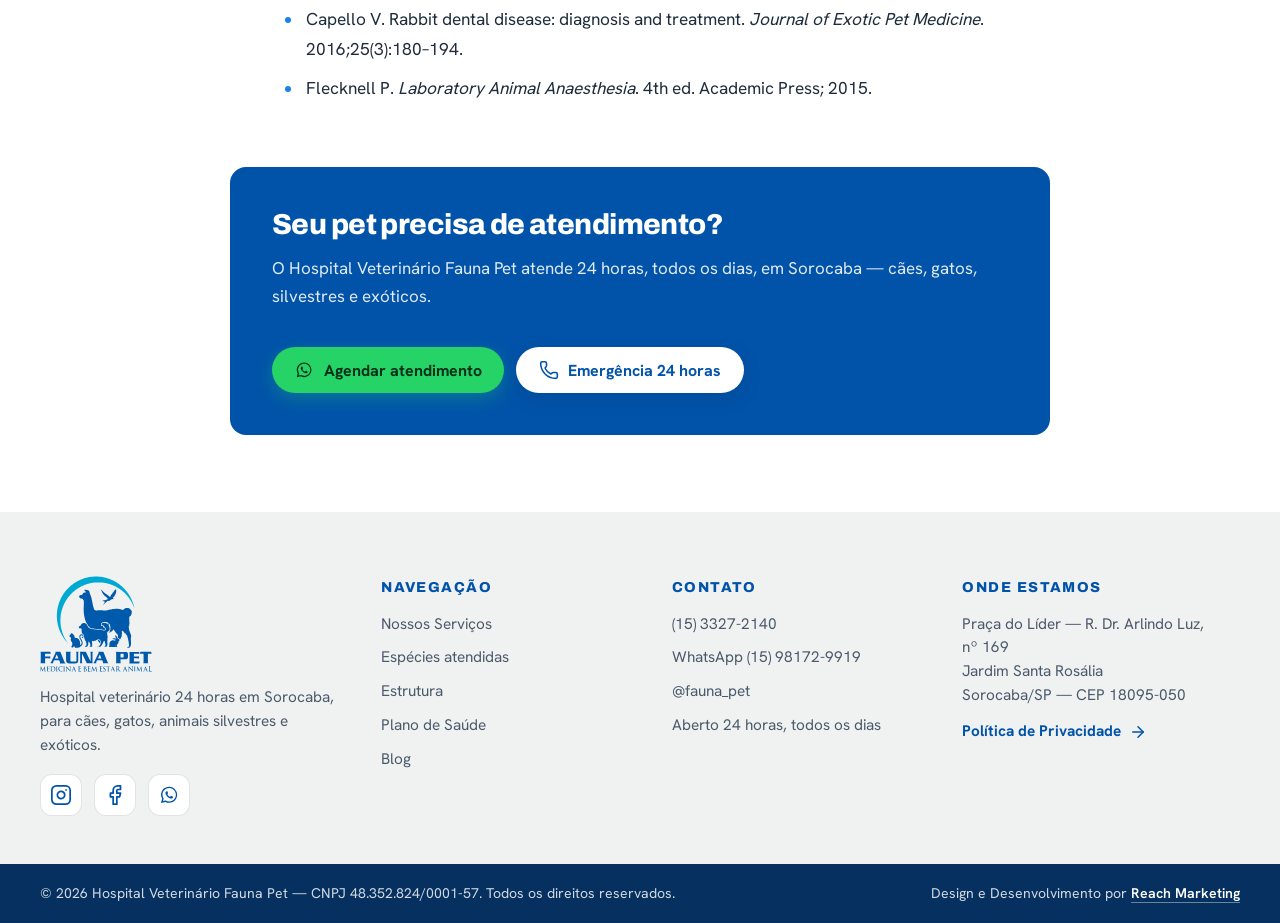
<file: blog/coelho-parou-de-comer/index.html>
<!DOCTYPE html>
<html lang="pt-BR">
<head>
<meta name="robots" content="noindex,nofollow">
<meta charset="utf-8">
<meta name="viewport" content="width=device-width, initial-scale=1">
<title>Coelho parou de comer: causas e urgência | Fauna Pet</title>
<meta name="description" content="Seu coelho parou de comer? Conheça as principais causas, os sinais de urgência e quando procurar atendimento veterinário em Sorocaba.">
<meta name="theme-color" content="#0153A9">
<link rel="canonical" href="https://faunapet.com.br/blog/coelho-parou-de-comer/">
<meta property="og:type" content="article">
<meta property="og:locale" content="pt_BR">
<meta property="og:site_name" content="Fauna Pet">
<meta property="og:title" content="Coelho parou de comer: causas e urgência | Fauna Pet">
<meta property="og:description" content="Seu coelho parou de comer? Conheça as principais causas, os sinais de urgência e quando procurar atendimento veterinário em Sorocaba.">
<meta property="og:url" content="https://faunapet.com.br/blog/coelho-parou-de-comer/">
<meta property="og:image" content="https://faunapet.com.br/assets/img/blog/coelho-parou-de-comer-fauna-pet-sorocaba.webp">
<link rel="icon" href="../../assets/img/marca/favicon.svg" type="image/svg+xml">
<link rel="preload" href="../../assets/fonts/archivo-latin.woff2" as="font" type="font/woff2" crossorigin>
<link rel="preload" href="../../assets/fonts/hanken-grotesk-latin.woff2" as="font" type="font/woff2" crossorigin>
<link rel="stylesheet" href="../../assets/css/style.css?v=20260831a">
<script>document.documentElement.className+=' js';</script>
<script type="application/ld+json">{"@context":"https://schema.org","@type":"BlogPosting","headline":"Meu coelho parou de comer: quais são as 5 principais causas?","description":"Seu coelho parou de comer? Conheça as principais causas, os sinais de urgência e quando procurar atendimento veterinário em Sorocaba.","datePublished":"2026-08-26","author":{"@type":"Organization","name":"Jhonatan Iannaccone Myszkowski Pereira — CRMV-SP 43.777"},"publisher":{"@type":"Organization","name":"Hospital Veterinário Fauna Pet","url":"https://faunapet.com.br"},"mainEntityOfPage":"https://faunapet.com.br/blog/coelho-parou-de-comer/","image":"https://faunapet.com.br/assets/img/blog/coelho-parou-de-comer-fauna-pet-sorocaba.webp"}</script>
</head>
<body>
<svg width="0" height="0" class="svg-sprite" aria-hidden="true" focusable="false" style="position:absolute">
  <symbol id="ic-wa" viewBox="0 0 32 32"><path fill="currentColor" d="M19.11 17.205c-.372 0-1.088 1.39-1.518 1.39a.63.63 0 0 1-.315-.1c-.802-.402-1.504-.817-2.163-1.447-.545-.516-1.146-1.29-1.46-1.963a.426.426 0 0 1-.073-.215c0-.33.99-.945.99-1.49 0-.143-.73-2.09-.832-2.335-.143-.372-.214-.487-.6-.487-.187 0-.36-.043-.53-.043-.302 0-.53.115-.746.315-.688.645-1.032 1.318-1.06 2.264v.114c-.015.99.472 1.977 1.017 2.78 1.23 1.82 2.506 3.41 4.554 4.34.616.287 2.035.888 2.722.888.817 0 2.15-.515 2.478-1.318.13-.33.244-.7.244-1.075 0-.058 0-.143-.03-.215-.1-.172-2.434-1.39-2.85-1.39zm-3.024 8.182h-.014c-1.706 0-3.382-.46-4.844-1.318l-.345-.215-3.595.945.96-3.51-.23-.36a9.745 9.745 0 0 1-1.49-5.19c0-5.373 4.382-9.755 9.77-9.755 2.607 0 5.056 1.017 6.9 2.866a9.65 9.65 0 0 1 2.854 6.9c-.014 5.372-4.396 9.74-9.625 9.74zm8.293-18.052A11.622 11.622 0 0 0 16.084 4C9.66 4 4.43 9.23 4.43 15.654c0 2.05.545 4.057 1.575 5.82L4.33 27.69l6.37-1.674a11.624 11.624 0 0 0 5.56 1.418h.015c6.41 0 11.654-5.23 11.654-11.654a11.59 11.59 0 0 0-3.423-8.282z"/></symbol>
  <symbol id="ic-google" viewBox="0 0 48 48"><path fill="#4285F4" d="M45.12 24.5c0-1.56-.14-3.06-.4-4.5H24v8.51h11.84c-.51 2.75-2.06 5.08-4.39 6.64v5.52h7.11c4.16-3.83 6.56-9.47 6.56-16.17z"/><path fill="#34A853" d="M24 46c5.94 0 10.92-1.97 14.56-5.33l-7.11-5.52c-1.97 1.32-4.49 2.1-7.45 2.1-5.73 0-10.58-3.87-12.31-9.07H4.34v5.7C7.96 41.07 15.4 46 24 46z"/><path fill="#FBBC05" d="M11.69 28.18C11.25 26.86 11 25.45 11 24s.25-2.86.69-4.18v-5.7H4.34C2.85 17.09 2 20.45 2 24s.85 6.91 2.34 9.88l7.35-5.7z"/><path fill="#EA4335" d="M24 10.75c3.23 0 6.13 1.11 8.41 3.29l6.31-6.31C34.91 4.18 29.93 2 24 2 15.4 2 7.96 6.93 4.34 14.12l7.35 5.7c1.73-5.2 6.58-9.07 12.31-9.07z"/></symbol>
  <symbol id="ic-pin" viewBox="0 0 24 24" fill="none" stroke="currentColor" stroke-width="1.9" stroke-linecap="round" stroke-linejoin="round"><path d="M20 10c0 4.993-5.539 10.193-7.399 11.799a1 1 0 0 1-1.202 0C9.539 20.193 4 14.993 4 10a8 8 0 0 1 16 0"/><circle cx="12" cy="10" r="3"/></symbol>
  <symbol id="ic-mail" viewBox="0 0 24 24" fill="none" stroke="currentColor" stroke-width="1.9" stroke-linecap="round" stroke-linejoin="round"><rect x="2" y="4" width="20" height="16" rx="2"/><path d="m22 7-8.97 5.7a1.94 1.94 0 0 1-2.06 0L2 7"/></symbol>
  <symbol id="ic-phone" viewBox="0 0 24 24" fill="none" stroke="currentColor" stroke-width="1.9" stroke-linecap="round" stroke-linejoin="round"><path d="M13.832 16.568a1 1 0 0 0 1.213-.303l.355-.465A2 2 0 0 1 17 15h3a2 2 0 0 1 2 2v3a2 2 0 0 1-2 2A18 18 0 0 1 2 4a2 2 0 0 1 2-2h3a2 2 0 0 1 2 2v3a2 2 0 0 1-.8 1.6l-.468.351a1 1 0 0 0-.292 1.233 14 14 0 0 0 6.392 6.384"/></symbol>
  <symbol id="ic-instagram" viewBox="0 0 24 24" fill="none" stroke="currentColor" stroke-width="1.9" stroke-linecap="round" stroke-linejoin="round"><rect width="20" height="20" x="2" y="2" rx="5" ry="5"/><path d="M16 11.37A4 4 0 1 1 12.63 8 4 4 0 0 1 16 11.37z"/><line x1="17.5" x2="17.51" y1="6.5" y2="6.5"/></symbol>
  <symbol id="ic-facebook" viewBox="0 0 24 24" fill="none" stroke="currentColor" stroke-width="1.9" stroke-linecap="round" stroke-linejoin="round"><path d="M18 2h-3a5 5 0 0 0-5 5v3H7v4h3v8h4v-8h3l1-4h-4V7a1 1 0 0 1 1-1h3z"/></symbol>
  <symbol id="ic-clock" viewBox="0 0 24 24" fill="none" stroke="currentColor" stroke-width="1.9" stroke-linecap="round" stroke-linejoin="round"><circle cx="12" cy="12" r="10"/><path d="M12 6v6l4 2"/></symbol>
  <symbol id="ic-seta" viewBox="0 0 24 24" fill="none" stroke="currentColor" stroke-width="2" stroke-linecap="round" stroke-linejoin="round"><path d="M5 12h14"/><path d="m12 5 7 7-7 7"/></symbol>
  <symbol id="ic-chevron" viewBox="0 0 24 24" fill="none" stroke="currentColor" stroke-width="2.2" stroke-linecap="round" stroke-linejoin="round"><path d="m6 9 6 6 6-6"/></symbol>
  <symbol id="ic-estrela" viewBox="0 0 24 24" fill="currentColor" stroke="none"><path d="M11.525 2.295a.53.53 0 0 1 .95 0l2.31 4.679a2.123 2.123 0 0 0 1.595 1.16l5.166.756a.53.53 0 0 1 .294.904l-3.736 3.638a2.123 2.123 0 0 0-.611 1.878l.882 5.14a.53.53 0 0 1-.771.56l-4.618-2.428a2.122 2.122 0 0 0-1.973 0L6.396 21.01a.53.53 0 0 1-.77-.56l.881-5.139a2.122 2.122 0 0 0-.611-1.879L2.16 9.795a.53.53 0 0 1 .294-.906l5.165-.755a2.122 2.122 0 0 0 1.597-1.16z"/></symbol>
  <symbol id="ic-escudo" viewBox="0 0 24 24" fill="none" stroke="currentColor" stroke-width="1.9" stroke-linecap="round" stroke-linejoin="round"><path d="M20 13c0 5-3.5 7.5-7.66 8.95a1 1 0 0 1-.67-.01C7.5 20.5 4 18 4 13V6a1 1 0 0 1 1-1c2 0 4.5-1.2 6.24-2.72a1.17 1.17 0 0 1 1.52 0C14.51 3.81 17 5 19 5a1 1 0 0 1 1 1z"/><path d="m9 12 2 2 4-4"/></symbol>
  <symbol id="ic-estetoscopio" viewBox="0 0 24 24" fill="none" stroke="currentColor" stroke-width="1.9" stroke-linecap="round" stroke-linejoin="round"><path d="M11 2v2"/><path d="M5 2v2"/><path d="M5 3H4a2 2 0 0 0-2 2v4a6 6 0 0 0 12 0V5a2 2 0 0 0-2-2h-1"/><path d="M8 15a6 6 0 0 0 12 0v-3"/><circle cx="20" cy="10" r="2"/></symbol>
  <symbol id="ic-coracao" viewBox="0 0 24 24" fill="none" stroke="currentColor" stroke-width="1.9" stroke-linecap="round" stroke-linejoin="round"><path d="M2 9.5a5.5 5.5 0 0 1 9.591-3.676.56.56 0 0 0 .818 0A5.49 5.49 0 0 1 22 9.5c0 2.29-1.5 4-3 5.5l-5.492 5.313a2 2 0 0 1-3 .019L5 15c-1.5-1.5-3-3.2-3-5.5"/><path d="M3.22 13H9.5l.5-1 2 4.5 2-7 1.5 3.5h5.27"/></symbol>
  <symbol id="ic-menu" viewBox="0 0 24 24" fill="none" stroke="currentColor" stroke-width="2" stroke-linecap="round" stroke-linejoin="round"><path d="M4 5h16"/><path d="M4 12h16"/><path d="M4 19h16"/></symbol>
  <symbol id="ic-x" viewBox="0 0 24 24" fill="none" stroke="currentColor" stroke-width="2" stroke-linecap="round" stroke-linejoin="round"><path d="M18 6 6 18"/><path d="m6 6 12 12"/></symbol>
</svg>

<div class="topbar">
  <div class="wrap">
    <span class="topbar-item"><svg class="ic"><use href="#ic-clock"/></svg> Hospital veterinário <strong>&nbsp;aberto 24 horas</strong></span>
    <span class="topbar-sep"></span>
    <a class="topbar-item esconde-mobile" href="tel:+551533272140"><svg class="ic"><use href="#ic-phone"/></svg> (15) 3327-2140</a>
  </div>
</div>

<header class="site-header">
  <div class="wrap">
    <a class="brand" href="../../" aria-label="Fauna Pet — página inicial">
      <img src="../../assets/img/marca/logo-fauna-pet-compacto.svg" alt="Fauna Pet — Medicina e Bem Estar Animal" width="80" height="68">
    </a>
    <nav class="nav" aria-label="Menu principal">
      <a href="../../#servicos">Nossos Serviços</a>
      <a href="../../#localizacao">Localização</a>
      <a href="../../#plano">Plano</a>
      <a href="../../blog/">Blog</a>
    </nav>
    <a class="btn header-cta" href="https://wa.me/5515981729919?text=Ol%C3%A1%2C%20vim%20pelo%20blog%20e%20gostaria%20de%20falar%20com%20a%20equipe%20da%20Fauna%20Pet." target="_blank" rel="noopener">
      <svg class="ic"><use href="#ic-wa"/></svg> Agendar consulta
    </a>
    <button class="btn-menu" type="button" aria-label="Abrir menu"><svg class="ic"><use href="#ic-menu"/></svg></button>
  </div>
</header>

<div class="menu-mobile" role="dialog" aria-label="Menu">
  <div class="menu-mobile-topo"><button type="button" aria-label="Fechar menu"><svg class="ic"><use href="#ic-x"/></svg></button></div>
  <nav aria-label="Menu mobile">
    <a href="../../#servicos">Nossos Serviços</a>
    <a href="../../#especies">Espécies atendidas</a>
    <a href="../../#estrutura">Estrutura</a>
    <a href="../../#plano">Plano de Saúde</a>
    <a href="../../#localizacao">Localização</a>
    <a href="../../blog/">Blog</a>
  </nav>
  <a class="btn btn--wa" href="https://wa.me/5515981729919?text=Ol%C3%A1%2C%20vim%20pelo%20blog%20e%20gostaria%20de%20falar%20com%20a%20equipe%20da%20Fauna%20Pet." target="_blank" rel="noopener">
    <svg class="ic"><use href="#ic-wa"/></svg> Quero Agendar uma Consulta!
  </a>
</div>

<main>
  <article class="artigo">
    <div class="wrap artigo-topo">
      <a class="link-seta artigo-voltar" href="../../blog/"><svg class="ic" style="transform:rotate(180deg)"><use href="#ic-seta"/></svg> Voltar para o blog</a>
      <span class="cat">Coelhos</span>
      <h1>Meu coelho parou de comer: quais são as 5 principais causas?</h1>
      <p class="artigo-resumo">Seu coelho parou de comer? Conheça as principais causas, os sinais de urgência e quando procurar atendimento veterinário em Sorocaba.</p>
      <p class="artigo-meta">Jhonatan Iannaccone Myszkowski Pereira — CRMV-SP 43.777 · <time datetime="2026-08-26">26 de agosto de 2026</time></p>
    </div>
    <div class="wrap"><figure class="artigo-capa"><img src="../../assets/img/blog/coelho-parou-de-comer-fauna-pet-sorocaba.webp" alt="Coelho sem apetite em avaliação veterinária especializada em Sorocaba" width="1200" height="675" fetchpriority="high" decoding="async"><figcaption>Quando um coelho para de comer, a avaliação veterinária deve ser realizada o quanto antes.</figcaption></figure></div>
    <div class="wrap artigo-corpo">
      <p>Se o seu coelho parou de comer, isso deve ser tratado como uma urgência. Diferente de cães e gatos, os coelhos dependem do funcionamento contínuo do intestino. Algumas horas sem se alimentar já podem desencadear um quadro grave de estase gastrointestinal, levando à desidratação, dor intensa e até risco de morte.</p>
<h2>1. Problemas dentários</h2>
<p>A doença dentária é uma das principais causas de perda de apetite em coelhos. O crescimento contínuo dos dentes pode causar pontas (&quot;espículas&quot;), feridas na boca, abscessos e alongamento das raízes, tornando a mastigação extremamente dolorosa.</p>
<p><strong>Principais sinais:</strong></p>
<ul>
<li>Diminuição do apetite</li>
<li>Preferência por alimentos macios</li>
<li>Salivação</li>
<li>Perda de peso</li>
<li>Fezes menores</li>
</ul>
<p><strong>Principais exames:</strong></p>
<ul>
<li>Exame oral completo (muitas vezes com sedação)</li>
<li>Radiografia de crânio</li>
<li>Tomografia computadorizada (casos mais complexos)</li>
</ul>
<h2>2. Estase gastrointestinal</h2>
<p>A estase gastrointestinal não é uma doença propriamente dita, mas uma consequência de algum problema que fez o intestino reduzir ou interromper seus movimentos. Dor, alimentação inadequada, estresse e outras doenças são os principais gatilhos.</p>
<p><strong>Principais sinais:</strong></p>
<ul>
<li>Parou de comer</li>
<li>Pouca ou nenhuma produção de fezes</li>
<li>Abdômen dolorido</li>
<li>Apatia</li>
</ul>
<p><strong>Principais exames:</strong></p>
<ul>
<li>Exame físico</li>
<li>Radiografia abdominal</li>
<li>Ultrassonografia abdominal</li>
<li>Exames laboratoriais</li>
</ul>
<h2>3. Dor</h2>
<p>Coelhos escondem muito bem a dor por serem presas na natureza. Uma infecção urinária, uma fratura, uma artrose ou até uma lesão muscular podem fazer o animal simplesmente parar de comer.</p>
<p><strong>Principais sinais:</strong></p>
<ul>
<li>Quieto no canto</li>
<li>Bruxismo (ranger dos dentes)</li>
<li>Pouca movimentação</li>
<li>Mudança de comportamento</li>
</ul>
<p><strong>Principais exames:</strong></p>
<ul>
<li>Exame físico completo</li>
<li>Radiografias</li>
<li>Exames laboratoriais direcionados conforme a suspeita</li>
</ul>
<h2>4. Obstrução intestinal</h2>
<p>Diferente da estase gastrointestinal, a obstrução intestinal é uma <a href="../../#servicos">emergência cirúrgica</a> em muitos casos. O alimento e os gases ficam presos, causando intensa dor e rápida piora clínica.</p>
<p><strong>Principais sinais:</strong></p>
<ul>
<li>Parou completamente de comer</li>
<li>Abdômen distendido</li>
<li>Dor intensa</li>
<li>Ausência de fezes</li>
</ul>
<p><strong>Principais exames:</strong></p>
<ul>
<li>Radiografia abdominal seriada</li>
<li>Ultrassonografia</li>
<li>Exames de sangue para avaliar o estado geral</li>
</ul>
<h2>5. Doenças sistêmicas</h2>
<p>Alterações nos rins, fígado, infecções, doenças parasitárias, neoplasias e diversas outras enfermidades podem levar à perda de apetite.</p>
<p><strong>Principais sinais:</strong></p>
<ul>
<li>Apatia</li>
<li>Emagrecimento</li>
<li>Redução do consumo de água e alimento</li>
<li>Alteração das fezes e da urina</li>
</ul>
<p><strong>Principais exames:</strong></p>
<ul>
<li>Hemograma</li>
<li>Perfil bioquímico</li>
<li>Ultrassonografia</li>
<li>Radiografias</li>
<li>Exames específicos conforme cada caso</li>
</ul>
<h2>A importância da internação</h2>
<p>Muitos tutores acreditam que basta oferecer alimentação na seringa em casa. Infelizmente, em muitos casos isso não é suficiente.</p>
<p>A internação permite corrigir rapidamente a desidratação com fluidoterapia, controlar a dor de forma contínua, oferecer suporte nutricional adequado, estimular o funcionamento intestinal e monitorar constantemente a evolução do paciente. Além disso, caso a causa seja uma obstrução ou outra doença grave, o tratamento pode ser iniciado imediatamente.</p>
<p>Quanto mais cedo o coelho recebe atendimento especializado, maiores são as chances de recuperação.</p>
<h2>Corrigindo o manejo para evitar novos episódios</h2>
<p>Grande parte dos problemas pode ser evitada com um manejo adequado.</p>
<p>Os principais cuidados são:</p>
<ul>
<li>Feno de boa qualidade disponível 24 horas por dia.</li>
<li>Ração específica para coelhos em quantidade adequada.</li>
<li>Verduras frescas diariamente, conforme orientação veterinária.</li>
<li>Água sempre limpa e disponível.</li>
<li>Ambiente enriquecido, com espaço para correr e explorar.</li>
<li>Controle do estresse e da temperatura ambiente.</li>
<li>Avaliações periódicas com médico-veterinário especializado em <a href="../../#especies">animais silvestres e exóticos</a>.</li>
</ul>
<p><em>Lembre-se: um coelho saudável come várias vezes ao longo do dia. Se ele deixou de comer por algumas horas ou produziu poucas fezes, não espere &quot;ver se melhora&quot;. Procure <a href="https://wa.me/5515981729919?text=Ol%C3%A1%2C%20vim%20pelo%20blog%20e%20gostaria%20de%20agendar%20um%20atendimento%20para%20o%20meu%20pet.">atendimento veterinário</a> o quanto antes.</em></p>
<h2>Sobre a Fauna Pet</h2>
<p>A Fauna Pet é um <a href="../../#localizacao">hospital veterinário 24 horas em Sorocaba</a>, especializado no atendimento de cães, gatos, aves, répteis, coelhos, roedores e outros pets não convencionais. Contamos com uma equipe preparada para oferecer consultas, exames laboratoriais, radiografia, ultrassonografia, <a href="../../#servicos">internação veterinária</a> e atendimento de emergência para animais silvestres e exóticos. Nosso compromisso é unir medicina veterinária baseada em evidências, tecnologia e cuidado individualizado para oferecer o melhor tratamento a cada paciente.</p>
<p>Se você percebeu qualquer alteração no comportamento ou na saúde do seu pet, procure atendimento veterinário o quanto antes. O diagnóstico precoce aumenta significativamente as chances de sucesso no tratamento.</p>
<h2>Gostou deste conteúdo?</h2>
<p>Então acompanhe a Fauna Pet no Instagram <a href="https://www.instagram.com/fauna_pet/">@fauna_pet</a>, lá você encontra mais informações sobre este e muitos outros temas, além de conteúdos sobre medicina veterinária, comportamento animal, medicina preventiva, dicas de manejo, curiosidades, fotos, vídeos e um pouco da rotina da nossa equipe. É uma ótima forma de continuar aprendendo e descobrir como pequenos cuidados podem fazer uma grande diferença na saúde e no bem-estar do seu pet.</p>
<p><strong>Escrito por Jhonatan Iannaccone Myszkowski Pereira CRMV-SP 43.777</strong> <em>Proprietário do Hospital Veterinário Fauna Pet</em></p>
<h2>Referências</h2>
<ul>
<li>Harcourt-Brown FM. <em>Textbook of Rabbit Medicine</em>. 2nd ed. Elsevier; 2022.</li>
<li>Quesenberry KE, Carpenter JW. <em>Ferrets, Rabbits, and Rodents: Clinical Medicine and Surgery</em>. 4th ed. Elsevier; 2021.</li>
<li>Meredith A, Lord B. <em>BSAVA Manual of Rabbit Medicine</em>. BSAVA; 2014.</li>
<li>Lennox AM. Dental disease in rabbits. <em>Veterinary Clinics of North America: Exotic Animal Practice</em>. 2008;11(3):629–655.</li>
<li>Mayer J. Gastrointestinal stasis and ileus in pet rabbits. <em>Veterinary Clinics of North America: Exotic Animal Practice</em>. 2013;16(2):329–345.</li>
<li>Capello V. Rabbit dental disease: diagnosis and treatment. <em>Journal of Exotic Pet Medicine</em>. 2016;25(3):180–194.</li>
<li>Flecknell P. <em>Laboratory Animal Anaesthesia</em>. 4th ed. Academic Press; 2015.</li>
</ul>
    </div>
    <div class="wrap">
      <aside class="artigo-cta">
        <h2>Seu pet precisa de atendimento?</h2>
        <p>O Hospital Veterinário Fauna Pet atende 24 horas, todos os dias, em Sorocaba — cães, gatos, silvestres e exóticos.</p>
        <div class="artigo-cta-botoes">
          <a class="btn btn--wa" href="https://wa.me/5515981729919?text=Ol%C3%A1%2C%20vim%20pelo%20blog%20e%20gostaria%20de%20falar%20com%20a%20equipe%20da%20Fauna%20Pet." target="_blank" rel="noopener"><svg class="ic"><use href="#ic-wa"/></svg> Agendar atendimento</a>
          <a class="btn btn--claro" href="tel:+551533272140"><svg class="ic"><use href="#ic-phone"/></svg> Emergência 24 horas</a>
        </div>
      </aside>
    </div>
  </article>
</main>

<footer class="rodape">
  <div class="wrap rodape-grid">
    <div>
      <img class="logo" src="../../assets/img/marca/logo-fauna-pet-compacto.svg" alt="Fauna Pet — Medicina e Bem Estar Animal" width="112" height="96">
      <p style="margin-top:14px">Hospital veterinário 24 horas em Sorocaba, para cães, gatos, animais silvestres e exóticos.</p>
      <div class="rodape-social">
        <a href="https://www.instagram.com/fauna_pet/" target="_blank" rel="noopener" aria-label="Instagram da Fauna Pet"><svg class="ic"><use href="#ic-instagram"/></svg></a>
        <a href="https://www.facebook.com/clinicaveterinariafaunapet/" target="_blank" rel="noopener" aria-label="Facebook da Fauna Pet"><svg class="ic"><use href="#ic-facebook"/></svg></a>
        <a href="https://wa.me/5515981729919" target="_blank" rel="noopener" aria-label="WhatsApp da Fauna Pet"><svg class="ic"><use href="#ic-wa"/></svg></a>
      </div>
    </div>
    <div>
      <p class="rodape-titulo">Navegação</p>
      <ul>
        <li><a href="../../#servicos">Nossos Serviços</a></li>
        <li><a href="../../#especies">Espécies atendidas</a></li>
        <li><a href="../../#estrutura">Estrutura</a></li>
        <li><a href="../../#plano">Plano de Saúde</a></li>
        <li><a href="../../blog/">Blog</a></li>
      </ul>
    </div>
    <div>
      <p class="rodape-titulo">Contato</p>
      <ul>
        <li><a href="tel:+551533272140">(15) 3327-2140</a></li>
        <li><a href="https://wa.me/5515981729919" target="_blank" rel="noopener">WhatsApp (15) 98172-9919</a></li>
        <li><a href="https://www.instagram.com/fauna_pet/" target="_blank" rel="noopener">@fauna_pet</a></li>
        <li>Aberto 24 horas, todos os dias</li>
      </ul>
    </div>
    <div>
      <p class="rodape-titulo">Onde estamos</p>
      <address>
        Praça do Líder — R. Dr. Arlindo&nbsp;Luz, nº&nbsp;169<br>
        Jardim Santa Rosália<br>
        Sorocaba/SP — CEP 18095-050
      </address>
      <p style="margin-top:12px"><a class="link-seta" href="../../#privacidade">Política de Privacidade <svg class="ic"><use href="#ic-seta"/></svg></a></p>
    </div>
  </div>
  <div class="rodape-base">
    <div class="wrap">
      <span>© <span id="ano">2026</span> Hospital Veterinário Fauna Pet — CNPJ 48.352.824/0001-57. Todos os direitos reservados.</span>
      <span>Design e Desenvolvimento por <a href="https://www.reachmarketing.com.br/" target="_blank" rel="noopener">Reach Marketing</a></span>
    </div>
  </div>
</footer>

<a class="wa-float" href="https://wa.me/5515981729919?text=Ol%C3%A1%2C%20vim%20pelo%20blog%20e%20gostaria%20de%20falar%20com%20a%20equipe%20da%20Fauna%20Pet." target="_blank" rel="noopener" aria-label="Falar no WhatsApp">
  <svg class="ic"><use href="#ic-wa"/></svg>
</a>

<div class="cookie" hidden>
  <p>Usamos cookies para melhorar sua experiência e medir o desempenho do site. Ao continuar, você concorda com a nossa <a href="../../#privacidade">Política de Privacidade</a>.</p>
  <button class="btn" type="button">Aceitar e continuar</button>
</div>


<script src="../../assets/js/main.js?v=20260908b" defer></script>
</body>
</html>
</file>
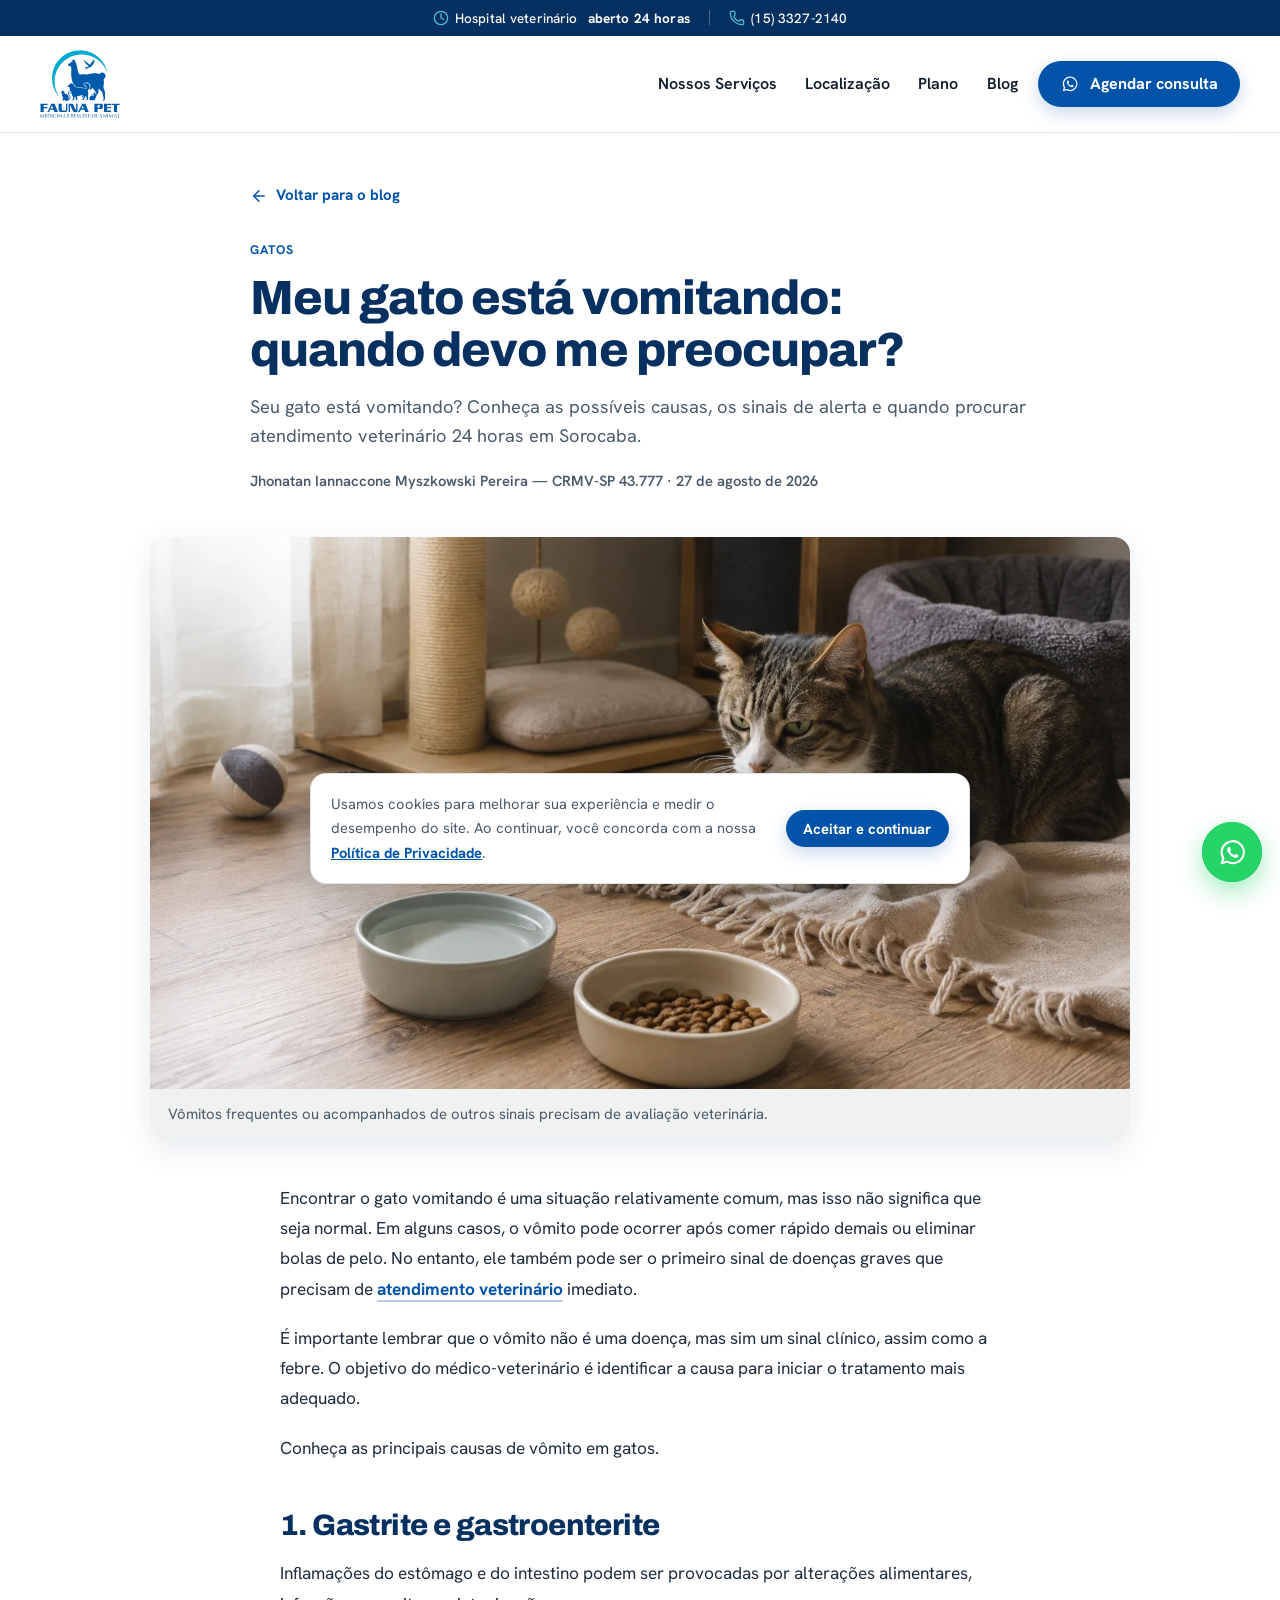
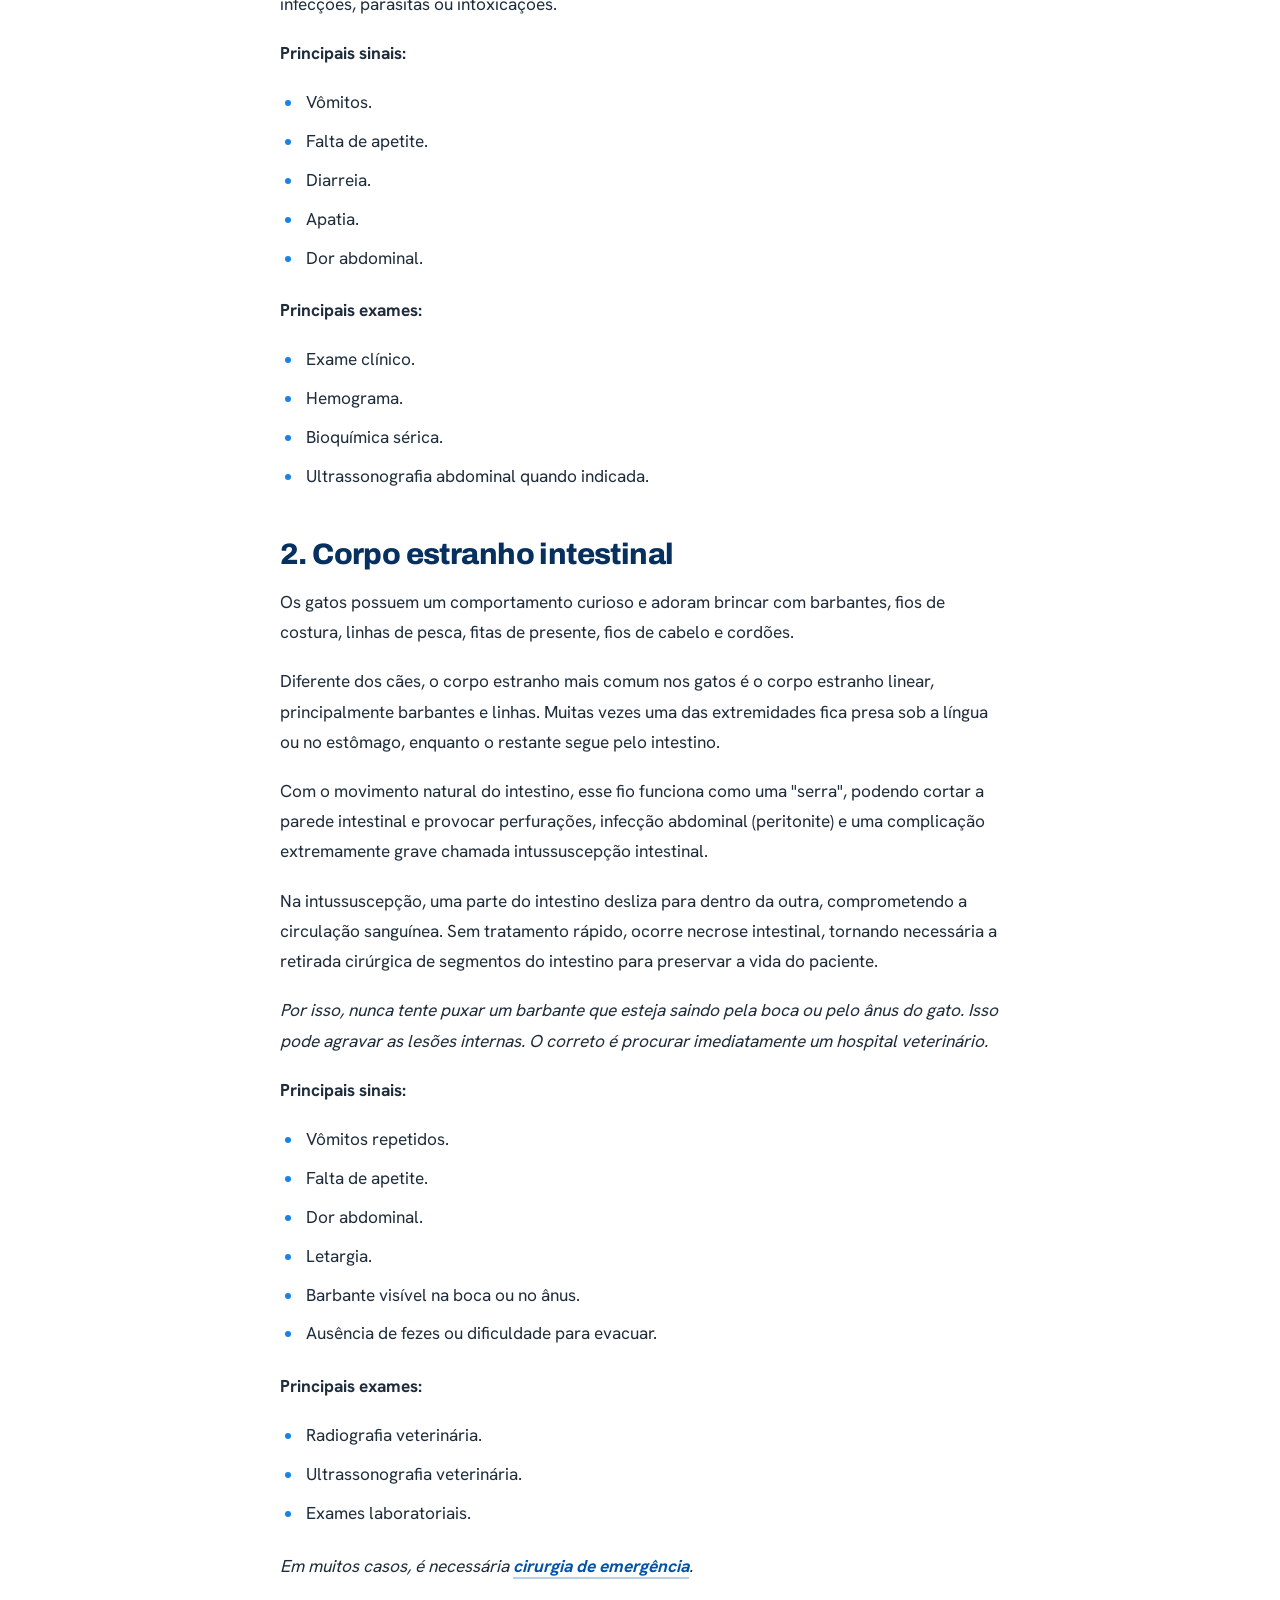
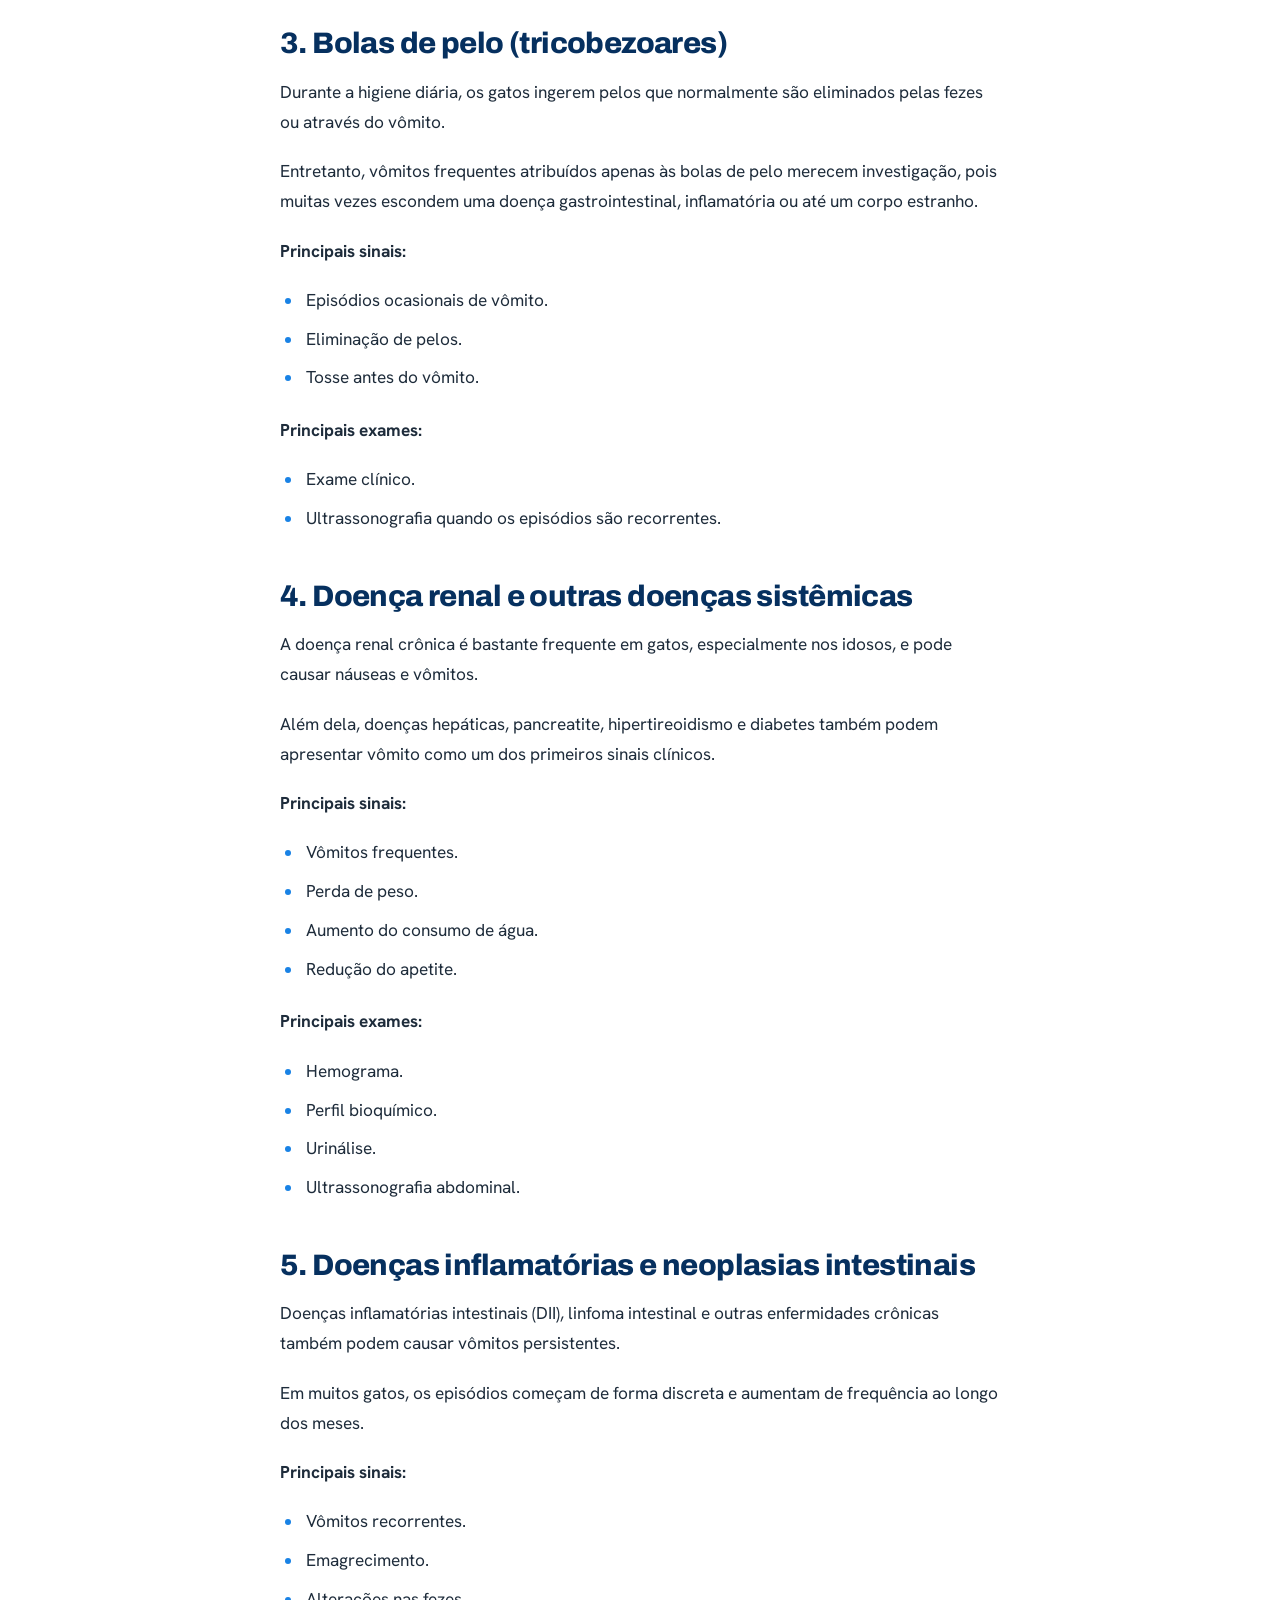
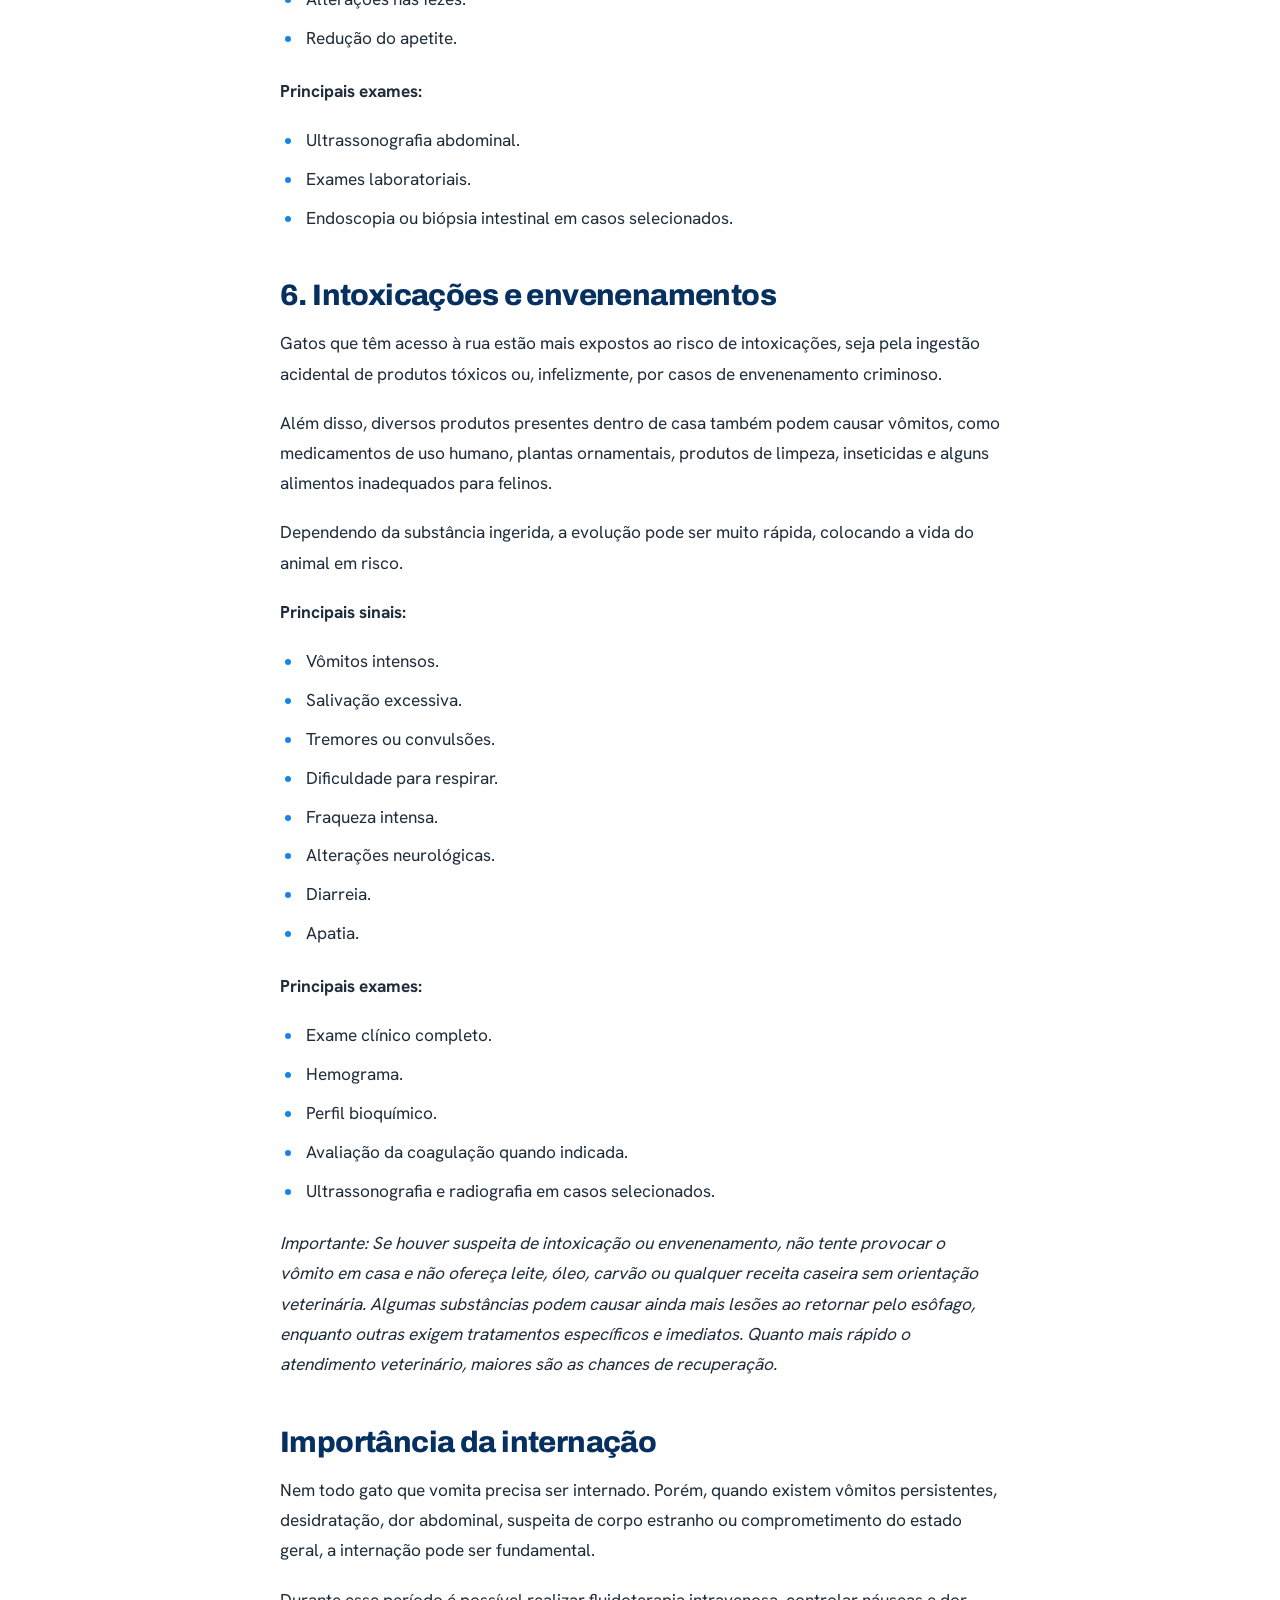
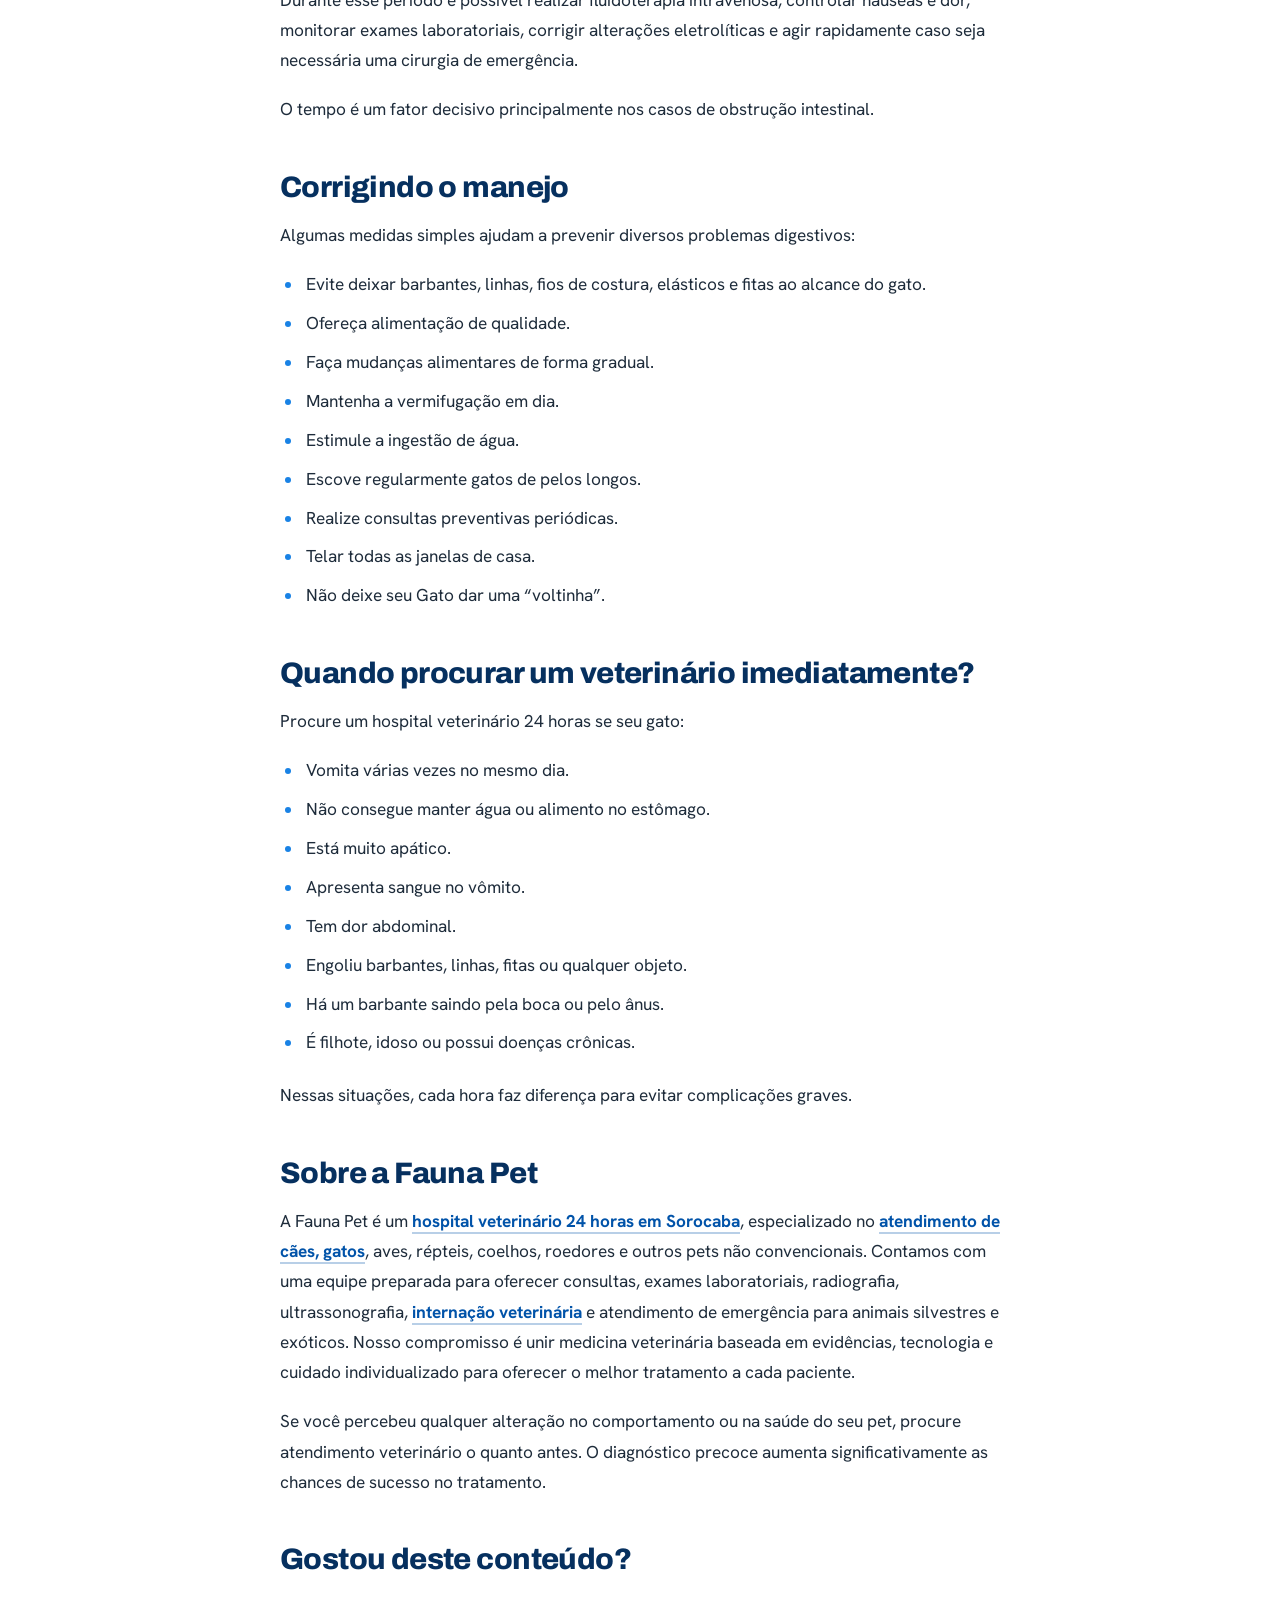
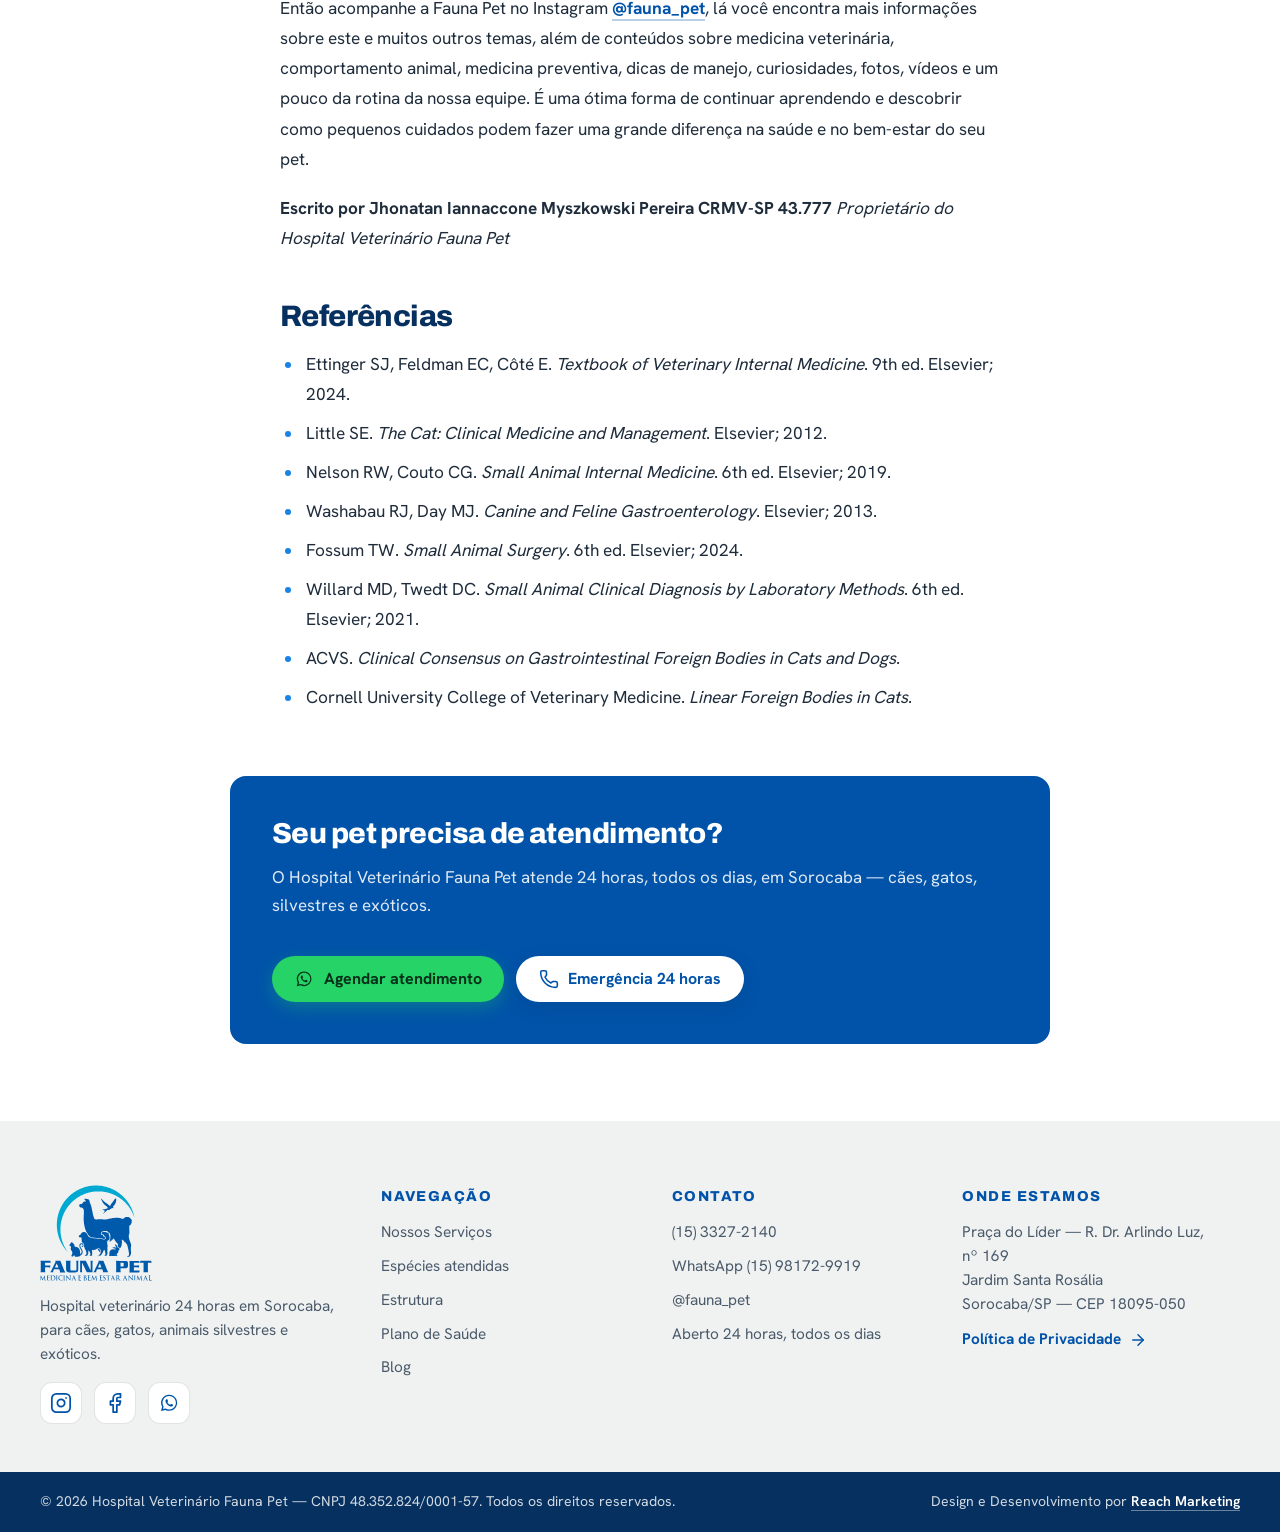
<file: blog/gato-vomitando/index.html>
<!DOCTYPE html>
<html lang="pt-BR">
<head>
<meta name="robots" content="noindex,nofollow">
<meta charset="utf-8">
<meta name="viewport" content="width=device-width, initial-scale=1">
<title>Gato vomitando: quando se preocupar | Fauna Pet</title>
<meta name="description" content="Seu gato está vomitando? Conheça as possíveis causas, os sinais de alerta e quando procurar atendimento veterinário 24 horas em Sorocaba.">
<meta name="theme-color" content="#0153A9">
<link rel="canonical" href="https://faunapet.com.br/blog/gato-vomitando/">
<meta property="og:type" content="article">
<meta property="og:locale" content="pt_BR">
<meta property="og:site_name" content="Fauna Pet">
<meta property="og:title" content="Gato vomitando: quando se preocupar | Fauna Pet">
<meta property="og:description" content="Seu gato está vomitando? Conheça as possíveis causas, os sinais de alerta e quando procurar atendimento veterinário 24 horas em Sorocaba.">
<meta property="og:url" content="https://faunapet.com.br/blog/gato-vomitando/">
<meta property="og:image" content="https://faunapet.com.br/assets/img/blog/gato-vomitando-fauna-pet-sorocaba.webp">
<link rel="icon" href="../../assets/img/marca/favicon.svg" type="image/svg+xml">
<link rel="preload" href="../../assets/fonts/archivo-latin.woff2" as="font" type="font/woff2" crossorigin>
<link rel="preload" href="../../assets/fonts/hanken-grotesk-latin.woff2" as="font" type="font/woff2" crossorigin>
<link rel="stylesheet" href="../../assets/css/style.css?v=20260831a">
<script>document.documentElement.className+=' js';</script>
<script type="application/ld+json">{"@context":"https://schema.org","@type":"BlogPosting","headline":"Meu gato está vomitando: quando devo me preocupar?","description":"Seu gato está vomitando? Conheça as possíveis causas, os sinais de alerta e quando procurar atendimento veterinário 24 horas em Sorocaba.","datePublished":"2026-08-27","author":{"@type":"Organization","name":"Jhonatan Iannaccone Myszkowski Pereira — CRMV-SP 43.777"},"publisher":{"@type":"Organization","name":"Hospital Veterinário Fauna Pet","url":"https://faunapet.com.br"},"mainEntityOfPage":"https://faunapet.com.br/blog/gato-vomitando/","image":"https://faunapet.com.br/assets/img/blog/gato-vomitando-fauna-pet-sorocaba.webp"}</script>
</head>
<body>
<svg width="0" height="0" class="svg-sprite" aria-hidden="true" focusable="false" style="position:absolute">
  <symbol id="ic-wa" viewBox="0 0 32 32"><path fill="currentColor" d="M19.11 17.205c-.372 0-1.088 1.39-1.518 1.39a.63.63 0 0 1-.315-.1c-.802-.402-1.504-.817-2.163-1.447-.545-.516-1.146-1.29-1.46-1.963a.426.426 0 0 1-.073-.215c0-.33.99-.945.99-1.49 0-.143-.73-2.09-.832-2.335-.143-.372-.214-.487-.6-.487-.187 0-.36-.043-.53-.043-.302 0-.53.115-.746.315-.688.645-1.032 1.318-1.06 2.264v.114c-.015.99.472 1.977 1.017 2.78 1.23 1.82 2.506 3.41 4.554 4.34.616.287 2.035.888 2.722.888.817 0 2.15-.515 2.478-1.318.13-.33.244-.7.244-1.075 0-.058 0-.143-.03-.215-.1-.172-2.434-1.39-2.85-1.39zm-3.024 8.182h-.014c-1.706 0-3.382-.46-4.844-1.318l-.345-.215-3.595.945.96-3.51-.23-.36a9.745 9.745 0 0 1-1.49-5.19c0-5.373 4.382-9.755 9.77-9.755 2.607 0 5.056 1.017 6.9 2.866a9.65 9.65 0 0 1 2.854 6.9c-.014 5.372-4.396 9.74-9.625 9.74zm8.293-18.052A11.622 11.622 0 0 0 16.084 4C9.66 4 4.43 9.23 4.43 15.654c0 2.05.545 4.057 1.575 5.82L4.33 27.69l6.37-1.674a11.624 11.624 0 0 0 5.56 1.418h.015c6.41 0 11.654-5.23 11.654-11.654a11.59 11.59 0 0 0-3.423-8.282z"/></symbol>
  <symbol id="ic-google" viewBox="0 0 48 48"><path fill="#4285F4" d="M45.12 24.5c0-1.56-.14-3.06-.4-4.5H24v8.51h11.84c-.51 2.75-2.06 5.08-4.39 6.64v5.52h7.11c4.16-3.83 6.56-9.47 6.56-16.17z"/><path fill="#34A853" d="M24 46c5.94 0 10.92-1.97 14.56-5.33l-7.11-5.52c-1.97 1.32-4.49 2.1-7.45 2.1-5.73 0-10.58-3.87-12.31-9.07H4.34v5.7C7.96 41.07 15.4 46 24 46z"/><path fill="#FBBC05" d="M11.69 28.18C11.25 26.86 11 25.45 11 24s.25-2.86.69-4.18v-5.7H4.34C2.85 17.09 2 20.45 2 24s.85 6.91 2.34 9.88l7.35-5.7z"/><path fill="#EA4335" d="M24 10.75c3.23 0 6.13 1.11 8.41 3.29l6.31-6.31C34.91 4.18 29.93 2 24 2 15.4 2 7.96 6.93 4.34 14.12l7.35 5.7c1.73-5.2 6.58-9.07 12.31-9.07z"/></symbol>
  <symbol id="ic-pin" viewBox="0 0 24 24" fill="none" stroke="currentColor" stroke-width="1.9" stroke-linecap="round" stroke-linejoin="round"><path d="M20 10c0 4.993-5.539 10.193-7.399 11.799a1 1 0 0 1-1.202 0C9.539 20.193 4 14.993 4 10a8 8 0 0 1 16 0"/><circle cx="12" cy="10" r="3"/></symbol>
  <symbol id="ic-mail" viewBox="0 0 24 24" fill="none" stroke="currentColor" stroke-width="1.9" stroke-linecap="round" stroke-linejoin="round"><rect x="2" y="4" width="20" height="16" rx="2"/><path d="m22 7-8.97 5.7a1.94 1.94 0 0 1-2.06 0L2 7"/></symbol>
  <symbol id="ic-phone" viewBox="0 0 24 24" fill="none" stroke="currentColor" stroke-width="1.9" stroke-linecap="round" stroke-linejoin="round"><path d="M13.832 16.568a1 1 0 0 0 1.213-.303l.355-.465A2 2 0 0 1 17 15h3a2 2 0 0 1 2 2v3a2 2 0 0 1-2 2A18 18 0 0 1 2 4a2 2 0 0 1 2-2h3a2 2 0 0 1 2 2v3a2 2 0 0 1-.8 1.6l-.468.351a1 1 0 0 0-.292 1.233 14 14 0 0 0 6.392 6.384"/></symbol>
  <symbol id="ic-instagram" viewBox="0 0 24 24" fill="none" stroke="currentColor" stroke-width="1.9" stroke-linecap="round" stroke-linejoin="round"><rect width="20" height="20" x="2" y="2" rx="5" ry="5"/><path d="M16 11.37A4 4 0 1 1 12.63 8 4 4 0 0 1 16 11.37z"/><line x1="17.5" x2="17.51" y1="6.5" y2="6.5"/></symbol>
  <symbol id="ic-facebook" viewBox="0 0 24 24" fill="none" stroke="currentColor" stroke-width="1.9" stroke-linecap="round" stroke-linejoin="round"><path d="M18 2h-3a5 5 0 0 0-5 5v3H7v4h3v8h4v-8h3l1-4h-4V7a1 1 0 0 1 1-1h3z"/></symbol>
  <symbol id="ic-clock" viewBox="0 0 24 24" fill="none" stroke="currentColor" stroke-width="1.9" stroke-linecap="round" stroke-linejoin="round"><circle cx="12" cy="12" r="10"/><path d="M12 6v6l4 2"/></symbol>
  <symbol id="ic-seta" viewBox="0 0 24 24" fill="none" stroke="currentColor" stroke-width="2" stroke-linecap="round" stroke-linejoin="round"><path d="M5 12h14"/><path d="m12 5 7 7-7 7"/></symbol>
  <symbol id="ic-chevron" viewBox="0 0 24 24" fill="none" stroke="currentColor" stroke-width="2.2" stroke-linecap="round" stroke-linejoin="round"><path d="m6 9 6 6 6-6"/></symbol>
  <symbol id="ic-estrela" viewBox="0 0 24 24" fill="currentColor" stroke="none"><path d="M11.525 2.295a.53.53 0 0 1 .95 0l2.31 4.679a2.123 2.123 0 0 0 1.595 1.16l5.166.756a.53.53 0 0 1 .294.904l-3.736 3.638a2.123 2.123 0 0 0-.611 1.878l.882 5.14a.53.53 0 0 1-.771.56l-4.618-2.428a2.122 2.122 0 0 0-1.973 0L6.396 21.01a.53.53 0 0 1-.77-.56l.881-5.139a2.122 2.122 0 0 0-.611-1.879L2.16 9.795a.53.53 0 0 1 .294-.906l5.165-.755a2.122 2.122 0 0 0 1.597-1.16z"/></symbol>
  <symbol id="ic-escudo" viewBox="0 0 24 24" fill="none" stroke="currentColor" stroke-width="1.9" stroke-linecap="round" stroke-linejoin="round"><path d="M20 13c0 5-3.5 7.5-7.66 8.95a1 1 0 0 1-.67-.01C7.5 20.5 4 18 4 13V6a1 1 0 0 1 1-1c2 0 4.5-1.2 6.24-2.72a1.17 1.17 0 0 1 1.52 0C14.51 3.81 17 5 19 5a1 1 0 0 1 1 1z"/><path d="m9 12 2 2 4-4"/></symbol>
  <symbol id="ic-estetoscopio" viewBox="0 0 24 24" fill="none" stroke="currentColor" stroke-width="1.9" stroke-linecap="round" stroke-linejoin="round"><path d="M11 2v2"/><path d="M5 2v2"/><path d="M5 3H4a2 2 0 0 0-2 2v4a6 6 0 0 0 12 0V5a2 2 0 0 0-2-2h-1"/><path d="M8 15a6 6 0 0 0 12 0v-3"/><circle cx="20" cy="10" r="2"/></symbol>
  <symbol id="ic-coracao" viewBox="0 0 24 24" fill="none" stroke="currentColor" stroke-width="1.9" stroke-linecap="round" stroke-linejoin="round"><path d="M2 9.5a5.5 5.5 0 0 1 9.591-3.676.56.56 0 0 0 .818 0A5.49 5.49 0 0 1 22 9.5c0 2.29-1.5 4-3 5.5l-5.492 5.313a2 2 0 0 1-3 .019L5 15c-1.5-1.5-3-3.2-3-5.5"/><path d="M3.22 13H9.5l.5-1 2 4.5 2-7 1.5 3.5h5.27"/></symbol>
  <symbol id="ic-menu" viewBox="0 0 24 24" fill="none" stroke="currentColor" stroke-width="2" stroke-linecap="round" stroke-linejoin="round"><path d="M4 5h16"/><path d="M4 12h16"/><path d="M4 19h16"/></symbol>
  <symbol id="ic-x" viewBox="0 0 24 24" fill="none" stroke="currentColor" stroke-width="2" stroke-linecap="round" stroke-linejoin="round"><path d="M18 6 6 18"/><path d="m6 6 12 12"/></symbol>
</svg>

<div class="topbar">
  <div class="wrap">
    <span class="topbar-item"><svg class="ic"><use href="#ic-clock"/></svg> Hospital veterinário <strong>&nbsp;aberto 24 horas</strong></span>
    <span class="topbar-sep"></span>
    <a class="topbar-item esconde-mobile" href="tel:+551533272140"><svg class="ic"><use href="#ic-phone"/></svg> (15) 3327-2140</a>
  </div>
</div>

<header class="site-header">
  <div class="wrap">
    <a class="brand" href="../../" aria-label="Fauna Pet — página inicial">
      <img src="../../assets/img/marca/logo-fauna-pet-compacto.svg" alt="Fauna Pet — Medicina e Bem Estar Animal" width="80" height="68">
    </a>
    <nav class="nav" aria-label="Menu principal">
      <a href="../../#servicos">Nossos Serviços</a>
      <a href="../../#localizacao">Localização</a>
      <a href="../../#plano">Plano</a>
      <a href="../../blog/">Blog</a>
    </nav>
    <a class="btn header-cta" href="https://wa.me/5515981729919?text=Ol%C3%A1%2C%20vim%20pelo%20blog%20e%20gostaria%20de%20falar%20com%20a%20equipe%20da%20Fauna%20Pet." target="_blank" rel="noopener">
      <svg class="ic"><use href="#ic-wa"/></svg> Agendar consulta
    </a>
    <button class="btn-menu" type="button" aria-label="Abrir menu"><svg class="ic"><use href="#ic-menu"/></svg></button>
  </div>
</header>

<div class="menu-mobile" role="dialog" aria-label="Menu">
  <div class="menu-mobile-topo"><button type="button" aria-label="Fechar menu"><svg class="ic"><use href="#ic-x"/></svg></button></div>
  <nav aria-label="Menu mobile">
    <a href="../../#servicos">Nossos Serviços</a>
    <a href="../../#especies">Espécies atendidas</a>
    <a href="../../#estrutura">Estrutura</a>
    <a href="../../#plano">Plano de Saúde</a>
    <a href="../../#localizacao">Localização</a>
    <a href="../../blog/">Blog</a>
  </nav>
  <a class="btn btn--wa" href="https://wa.me/5515981729919?text=Ol%C3%A1%2C%20vim%20pelo%20blog%20e%20gostaria%20de%20falar%20com%20a%20equipe%20da%20Fauna%20Pet." target="_blank" rel="noopener">
    <svg class="ic"><use href="#ic-wa"/></svg> Quero Agendar uma Consulta!
  </a>
</div>

<main>
  <article class="artigo">
    <div class="wrap artigo-topo">
      <a class="link-seta artigo-voltar" href="../../blog/"><svg class="ic" style="transform:rotate(180deg)"><use href="#ic-seta"/></svg> Voltar para o blog</a>
      <span class="cat">Gatos</span>
      <h1>Meu gato está vomitando: quando devo me preocupar?</h1>
      <p class="artigo-resumo">Seu gato está vomitando? Conheça as possíveis causas, os sinais de alerta e quando procurar atendimento veterinário 24 horas em Sorocaba.</p>
      <p class="artigo-meta">Jhonatan Iannaccone Myszkowski Pereira — CRMV-SP 43.777 · <time datetime="2026-08-27">27 de agosto de 2026</time></p>
    </div>
    <div class="wrap"><figure class="artigo-capa"><img src="../../assets/img/blog/gato-vomitando-fauna-pet-sorocaba.webp" alt="Gato com leve indisposição próximo às tigelas de água e alimento" width="1200" height="675" fetchpriority="high" decoding="async"><figcaption>Vômitos frequentes ou acompanhados de outros sinais precisam de avaliação veterinária.</figcaption></figure></div>
    <div class="wrap artigo-corpo">
      <p>Encontrar o gato vomitando é uma situação relativamente comum, mas isso não significa que seja normal. Em alguns casos, o vômito pode ocorrer após comer rápido demais ou eliminar bolas de pelo. No entanto, ele também pode ser o primeiro sinal de doenças graves que precisam de <a href="https://wa.me/5515981729919?text=Ol%C3%A1%2C%20vim%20pelo%20blog%20e%20gostaria%20de%20agendar%20um%20atendimento%20para%20o%20meu%20pet.">atendimento veterinário</a> imediato.</p>
<p>É importante lembrar que o vômito não é uma doença, mas sim um sinal clínico, assim como a febre. O objetivo do médico-veterinário é identificar a causa para iniciar o tratamento mais adequado.</p>
<p>Conheça as principais causas de vômito em gatos.</p>
<h2>1. Gastrite e gastroenterite</h2>
<p>Inflamações do estômago e do intestino podem ser provocadas por alterações alimentares, infecções, parasitas ou intoxicações.</p>
<p><strong>Principais sinais:</strong></p>
<ul>
<li>Vômitos.</li>
<li>Falta de apetite.</li>
<li>Diarreia.</li>
<li>Apatia.</li>
<li>Dor abdominal.</li>
</ul>
<p><strong>Principais exames:</strong></p>
<ul>
<li>Exame clínico.</li>
<li>Hemograma.</li>
<li>Bioquímica sérica.</li>
<li>Ultrassonografia abdominal quando indicada.</li>
</ul>
<h2>2. Corpo estranho intestinal</h2>
<p>Os gatos possuem um comportamento curioso e adoram brincar com barbantes, fios de costura, linhas de pesca, fitas de presente, fios de cabelo e cordões.</p>
<p>Diferente dos cães, o corpo estranho mais comum nos gatos é o corpo estranho linear, principalmente barbantes e linhas. Muitas vezes uma das extremidades fica presa sob a língua ou no estômago, enquanto o restante segue pelo intestino.</p>
<p>Com o movimento natural do intestino, esse fio funciona como uma &quot;serra&quot;, podendo cortar a parede intestinal e provocar perfurações, infecção abdominal (peritonite) e uma complicação extremamente grave chamada intussuscepção intestinal.</p>
<p>Na intussuscepção, uma parte do intestino desliza para dentro da outra, comprometendo a circulação sanguínea. Sem tratamento rápido, ocorre necrose intestinal, tornando necessária a retirada cirúrgica de segmentos do intestino para preservar a vida do paciente.</p>
<p><em>Por isso, nunca tente puxar um barbante que esteja saindo pela boca ou pelo ânus do gato. Isso pode agravar as lesões internas. O correto é procurar imediatamente um hospital veterinário.</em></p>
<p><strong>Principais sinais:</strong></p>
<ul>
<li>Vômitos repetidos.</li>
<li>Falta de apetite.</li>
<li>Dor abdominal.</li>
<li>Letargia.</li>
<li>Barbante visível na boca ou no ânus.</li>
<li>Ausência de fezes ou dificuldade para evacuar.</li>
</ul>
<p><strong>Principais exames:</strong></p>
<ul>
<li>Radiografia veterinária.</li>
<li>Ultrassonografia veterinária.</li>
<li>Exames laboratoriais.</li>
</ul>
<p><em>Em muitos casos, é necessária <a href="../../#servicos">cirurgia de emergência</a>.</em></p>
<h2>3. Bolas de pelo (tricobezoares)</h2>
<p>Durante a higiene diária, os gatos ingerem pelos que normalmente são eliminados pelas fezes ou através do vômito.</p>
<p>Entretanto, vômitos frequentes atribuídos apenas às bolas de pelo merecem investigação, pois muitas vezes escondem uma doença gastrointestinal, inflamatória ou até um corpo estranho.</p>
<p><strong>Principais sinais:</strong></p>
<ul>
<li>Episódios ocasionais de vômito.</li>
<li>Eliminação de pelos.</li>
<li>Tosse antes do vômito.</li>
</ul>
<p><strong>Principais exames:</strong></p>
<ul>
<li>Exame clínico.</li>
<li>Ultrassonografia quando os episódios são recorrentes.</li>
</ul>
<h2>4. Doença renal e outras doenças sistêmicas</h2>
<p>A doença renal crônica é bastante frequente em gatos, especialmente nos idosos, e pode causar náuseas e vômitos.</p>
<p>Além dela, doenças hepáticas, pancreatite, hipertireoidismo e diabetes também podem apresentar vômito como um dos primeiros sinais clínicos.</p>
<p><strong>Principais sinais:</strong></p>
<ul>
<li>Vômitos frequentes.</li>
<li>Perda de peso.</li>
<li>Aumento do consumo de água.</li>
<li>Redução do apetite.</li>
</ul>
<p><strong>Principais exames:</strong></p>
<ul>
<li>Hemograma.</li>
<li>Perfil bioquímico.</li>
<li>Urinálise.</li>
<li>Ultrassonografia abdominal.</li>
</ul>
<h2>5. Doenças inflamatórias e neoplasias intestinais</h2>
<p>Doenças inflamatórias intestinais (DII), linfoma intestinal e outras enfermidades crônicas também podem causar vômitos persistentes.</p>
<p>Em muitos gatos, os episódios começam de forma discreta e aumentam de frequência ao longo dos meses.</p>
<p><strong>Principais sinais:</strong></p>
<ul>
<li>Vômitos recorrentes.</li>
<li>Emagrecimento.</li>
<li>Alterações nas fezes.</li>
<li>Redução do apetite.</li>
</ul>
<p><strong>Principais exames:</strong></p>
<ul>
<li>Ultrassonografia abdominal.</li>
<li>Exames laboratoriais.</li>
<li>Endoscopia ou biópsia intestinal em casos selecionados.</li>
</ul>
<h2>6. Intoxicações e envenenamentos</h2>
<p>Gatos que têm acesso à rua estão mais expostos ao risco de intoxicações, seja pela ingestão acidental de produtos tóxicos ou, infelizmente, por casos de envenenamento criminoso.</p>
<p>Além disso, diversos produtos presentes dentro de casa também podem causar vômitos, como medicamentos de uso humano, plantas ornamentais, produtos de limpeza, inseticidas e alguns alimentos inadequados para felinos.</p>
<p>Dependendo da substância ingerida, a evolução pode ser muito rápida, colocando a vida do animal em risco.</p>
<p><strong>Principais sinais:</strong></p>
<ul>
<li>Vômitos intensos.</li>
<li>Salivação excessiva.</li>
<li>Tremores ou convulsões.</li>
<li>Dificuldade para respirar.</li>
<li>Fraqueza intensa.</li>
<li>Alterações neurológicas.</li>
<li>Diarreia.</li>
<li>Apatia.</li>
</ul>
<p><strong>Principais exames:</strong></p>
<ul>
<li>Exame clínico completo.</li>
<li>Hemograma.</li>
<li>Perfil bioquímico.</li>
<li>Avaliação da coagulação quando indicada.</li>
<li>Ultrassonografia e radiografia em casos selecionados.</li>
</ul>
<p><em>Importante: Se houver suspeita de intoxicação ou envenenamento, não tente provocar o vômito em casa e não ofereça leite, óleo, carvão ou qualquer receita caseira sem orientação veterinária. Algumas substâncias podem causar ainda mais lesões ao retornar pelo esôfago, enquanto outras exigem tratamentos específicos e imediatos. Quanto mais rápido o atendimento veterinário, maiores são as chances de recuperação.</em></p>
<h2>Importância da internação</h2>
<p>Nem todo gato que vomita precisa ser internado. Porém, quando existem vômitos persistentes, desidratação, dor abdominal, suspeita de corpo estranho ou comprometimento do estado geral, a internação pode ser fundamental.</p>
<p>Durante esse período é possível realizar fluidoterapia intravenosa, controlar náuseas e dor, monitorar exames laboratoriais, corrigir alterações eletrolíticas e agir rapidamente caso seja necessária uma cirurgia de emergência.</p>
<p>O tempo é um fator decisivo principalmente nos casos de obstrução intestinal.</p>
<h2>Corrigindo o manejo</h2>
<p>Algumas medidas simples ajudam a prevenir diversos problemas digestivos:</p>
<ul>
<li>Evite deixar barbantes, linhas, fios de costura, elásticos e fitas ao alcance do gato.</li>
<li>Ofereça alimentação de qualidade.</li>
<li>Faça mudanças alimentares de forma gradual.</li>
<li>Mantenha a vermifugação em dia.</li>
<li>Estimule a ingestão de água.</li>
<li>Escove regularmente gatos de pelos longos.</li>
<li>Realize consultas preventivas periódicas.</li>
<li>Telar todas as janelas de casa.</li>
<li>Não deixe seu Gato dar uma “voltinha”.</li>
</ul>
<h2>Quando procurar um veterinário imediatamente?</h2>
<p>Procure um hospital veterinário 24 horas se seu gato:</p>
<ul>
<li>Vomita várias vezes no mesmo dia.</li>
<li>Não consegue manter água ou alimento no estômago.</li>
<li>Está muito apático.</li>
<li>Apresenta sangue no vômito.</li>
<li>Tem dor abdominal.</li>
<li>Engoliu barbantes, linhas, fitas ou qualquer objeto.</li>
<li>Há um barbante saindo pela boca ou pelo ânus.</li>
<li>É filhote, idoso ou possui doenças crônicas.</li>
</ul>
<p>Nessas situações, cada hora faz diferença para evitar complicações graves.</p>
<h2>Sobre a Fauna Pet</h2>
<p>A Fauna Pet é um <a href="../../#localizacao">hospital veterinário 24 horas em Sorocaba</a>, especializado no <a href="../../#servicos">atendimento de cães, gatos</a>, aves, répteis, coelhos, roedores e outros pets não convencionais. Contamos com uma equipe preparada para oferecer consultas, exames laboratoriais, radiografia, ultrassonografia, <a href="../../#servicos">internação veterinária</a> e atendimento de emergência para animais silvestres e exóticos. Nosso compromisso é unir medicina veterinária baseada em evidências, tecnologia e cuidado individualizado para oferecer o melhor tratamento a cada paciente.</p>
<p>Se você percebeu qualquer alteração no comportamento ou na saúde do seu pet, procure atendimento veterinário o quanto antes. O diagnóstico precoce aumenta significativamente as chances de sucesso no tratamento.</p>
<h2>Gostou deste conteúdo?</h2>
<p>Então acompanhe a Fauna Pet no Instagram <a href="https://www.instagram.com/fauna_pet/">@fauna_pet</a>, lá você encontra mais informações sobre este e muitos outros temas, além de conteúdos sobre medicina veterinária, comportamento animal, medicina preventiva, dicas de manejo, curiosidades, fotos, vídeos e um pouco da rotina da nossa equipe. É uma ótima forma de continuar aprendendo e descobrir como pequenos cuidados podem fazer uma grande diferença na saúde e no bem-estar do seu pet.</p>
<p><strong>Escrito por Jhonatan Iannaccone Myszkowski Pereira CRMV-SP 43.777</strong> <em>Proprietário do Hospital Veterinário Fauna Pet</em></p>
<h2>Referências</h2>
<ul>
<li>Ettinger SJ, Feldman EC, Côté E. <em>Textbook of Veterinary Internal Medicine</em>. 9th ed. Elsevier; 2024.</li>
<li>Little SE. <em>The Cat: Clinical Medicine and Management</em>. Elsevier; 2012.</li>
<li>Nelson RW, Couto CG. <em>Small Animal Internal Medicine</em>. 6th ed. Elsevier; 2019.</li>
<li>Washabau RJ, Day MJ. <em>Canine and Feline Gastroenterology</em>. Elsevier; 2013.</li>
<li>Fossum TW. <em>Small Animal Surgery</em>. 6th ed. Elsevier; 2024.</li>
<li>Willard MD, Twedt DC. <em>Small Animal Clinical Diagnosis by Laboratory Methods</em>. 6th ed. Elsevier; 2021.</li>
<li>ACVS. <em>Clinical Consensus on Gastrointestinal Foreign Bodies in Cats and Dogs</em>.</li>
<li>Cornell University College of Veterinary Medicine. <em>Linear Foreign Bodies in Cats</em>.</li>
</ul>
    </div>
    <div class="wrap">
      <aside class="artigo-cta">
        <h2>Seu pet precisa de atendimento?</h2>
        <p>O Hospital Veterinário Fauna Pet atende 24 horas, todos os dias, em Sorocaba — cães, gatos, silvestres e exóticos.</p>
        <div class="artigo-cta-botoes">
          <a class="btn btn--wa" href="https://wa.me/5515981729919?text=Ol%C3%A1%2C%20vim%20pelo%20blog%20e%20gostaria%20de%20falar%20com%20a%20equipe%20da%20Fauna%20Pet." target="_blank" rel="noopener"><svg class="ic"><use href="#ic-wa"/></svg> Agendar atendimento</a>
          <a class="btn btn--claro" href="tel:+551533272140"><svg class="ic"><use href="#ic-phone"/></svg> Emergência 24 horas</a>
        </div>
      </aside>
    </div>
  </article>
</main>

<footer class="rodape">
  <div class="wrap rodape-grid">
    <div>
      <img class="logo" src="../../assets/img/marca/logo-fauna-pet-compacto.svg" alt="Fauna Pet — Medicina e Bem Estar Animal" width="112" height="96">
      <p style="margin-top:14px">Hospital veterinário 24 horas em Sorocaba, para cães, gatos, animais silvestres e exóticos.</p>
      <div class="rodape-social">
        <a href="https://www.instagram.com/fauna_pet/" target="_blank" rel="noopener" aria-label="Instagram da Fauna Pet"><svg class="ic"><use href="#ic-instagram"/></svg></a>
        <a href="https://www.facebook.com/clinicaveterinariafaunapet/" target="_blank" rel="noopener" aria-label="Facebook da Fauna Pet"><svg class="ic"><use href="#ic-facebook"/></svg></a>
        <a href="https://wa.me/5515981729919" target="_blank" rel="noopener" aria-label="WhatsApp da Fauna Pet"><svg class="ic"><use href="#ic-wa"/></svg></a>
      </div>
    </div>
    <div>
      <p class="rodape-titulo">Navegação</p>
      <ul>
        <li><a href="../../#servicos">Nossos Serviços</a></li>
        <li><a href="../../#especies">Espécies atendidas</a></li>
        <li><a href="../../#estrutura">Estrutura</a></li>
        <li><a href="../../#plano">Plano de Saúde</a></li>
        <li><a href="../../blog/">Blog</a></li>
      </ul>
    </div>
    <div>
      <p class="rodape-titulo">Contato</p>
      <ul>
        <li><a href="tel:+551533272140">(15) 3327-2140</a></li>
        <li><a href="https://wa.me/5515981729919" target="_blank" rel="noopener">WhatsApp (15) 98172-9919</a></li>
        <li><a href="https://www.instagram.com/fauna_pet/" target="_blank" rel="noopener">@fauna_pet</a></li>
        <li>Aberto 24 horas, todos os dias</li>
      </ul>
    </div>
    <div>
      <p class="rodape-titulo">Onde estamos</p>
      <address>
        Praça do Líder — R. Dr. Arlindo&nbsp;Luz, nº&nbsp;169<br>
        Jardim Santa Rosália<br>
        Sorocaba/SP — CEP 18095-050
      </address>
      <p style="margin-top:12px"><a class="link-seta" href="../../#privacidade">Política de Privacidade <svg class="ic"><use href="#ic-seta"/></svg></a></p>
    </div>
  </div>
  <div class="rodape-base">
    <div class="wrap">
      <span>© <span id="ano">2026</span> Hospital Veterinário Fauna Pet — CNPJ 48.352.824/0001-57. Todos os direitos reservados.</span>
      <span>Design e Desenvolvimento por <a href="https://www.reachmarketing.com.br/" target="_blank" rel="noopener">Reach Marketing</a></span>
    </div>
  </div>
</footer>

<a class="wa-float" href="https://wa.me/5515981729919?text=Ol%C3%A1%2C%20vim%20pelo%20blog%20e%20gostaria%20de%20falar%20com%20a%20equipe%20da%20Fauna%20Pet." target="_blank" rel="noopener" aria-label="Falar no WhatsApp">
  <svg class="ic"><use href="#ic-wa"/></svg>
</a>

<div class="cookie" hidden>
  <p>Usamos cookies para melhorar sua experiência e medir o desempenho do site. Ao continuar, você concorda com a nossa <a href="../../#privacidade">Política de Privacidade</a>.</p>
  <button class="btn" type="button">Aceitar e continuar</button>
</div>


<script src="../../assets/js/main.js?v=20260908b" defer></script>
</body>
</html>
</file>
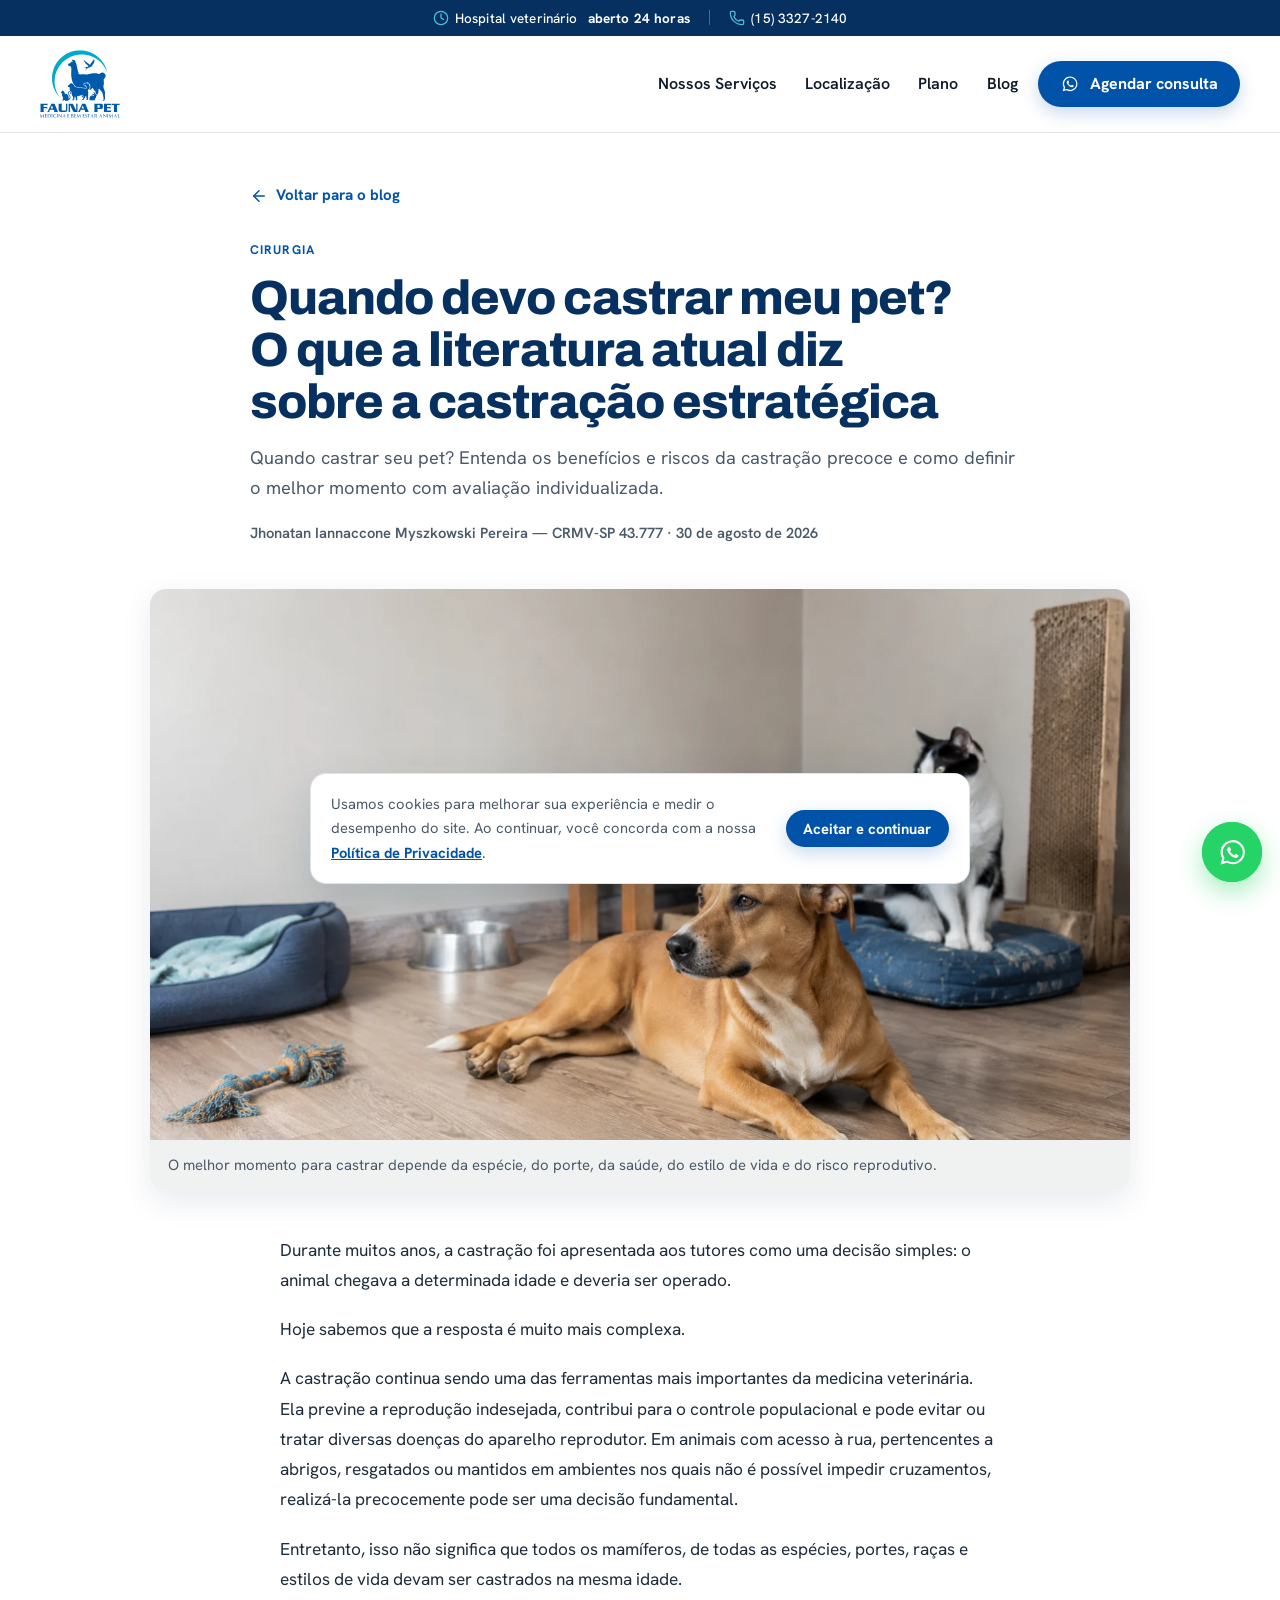
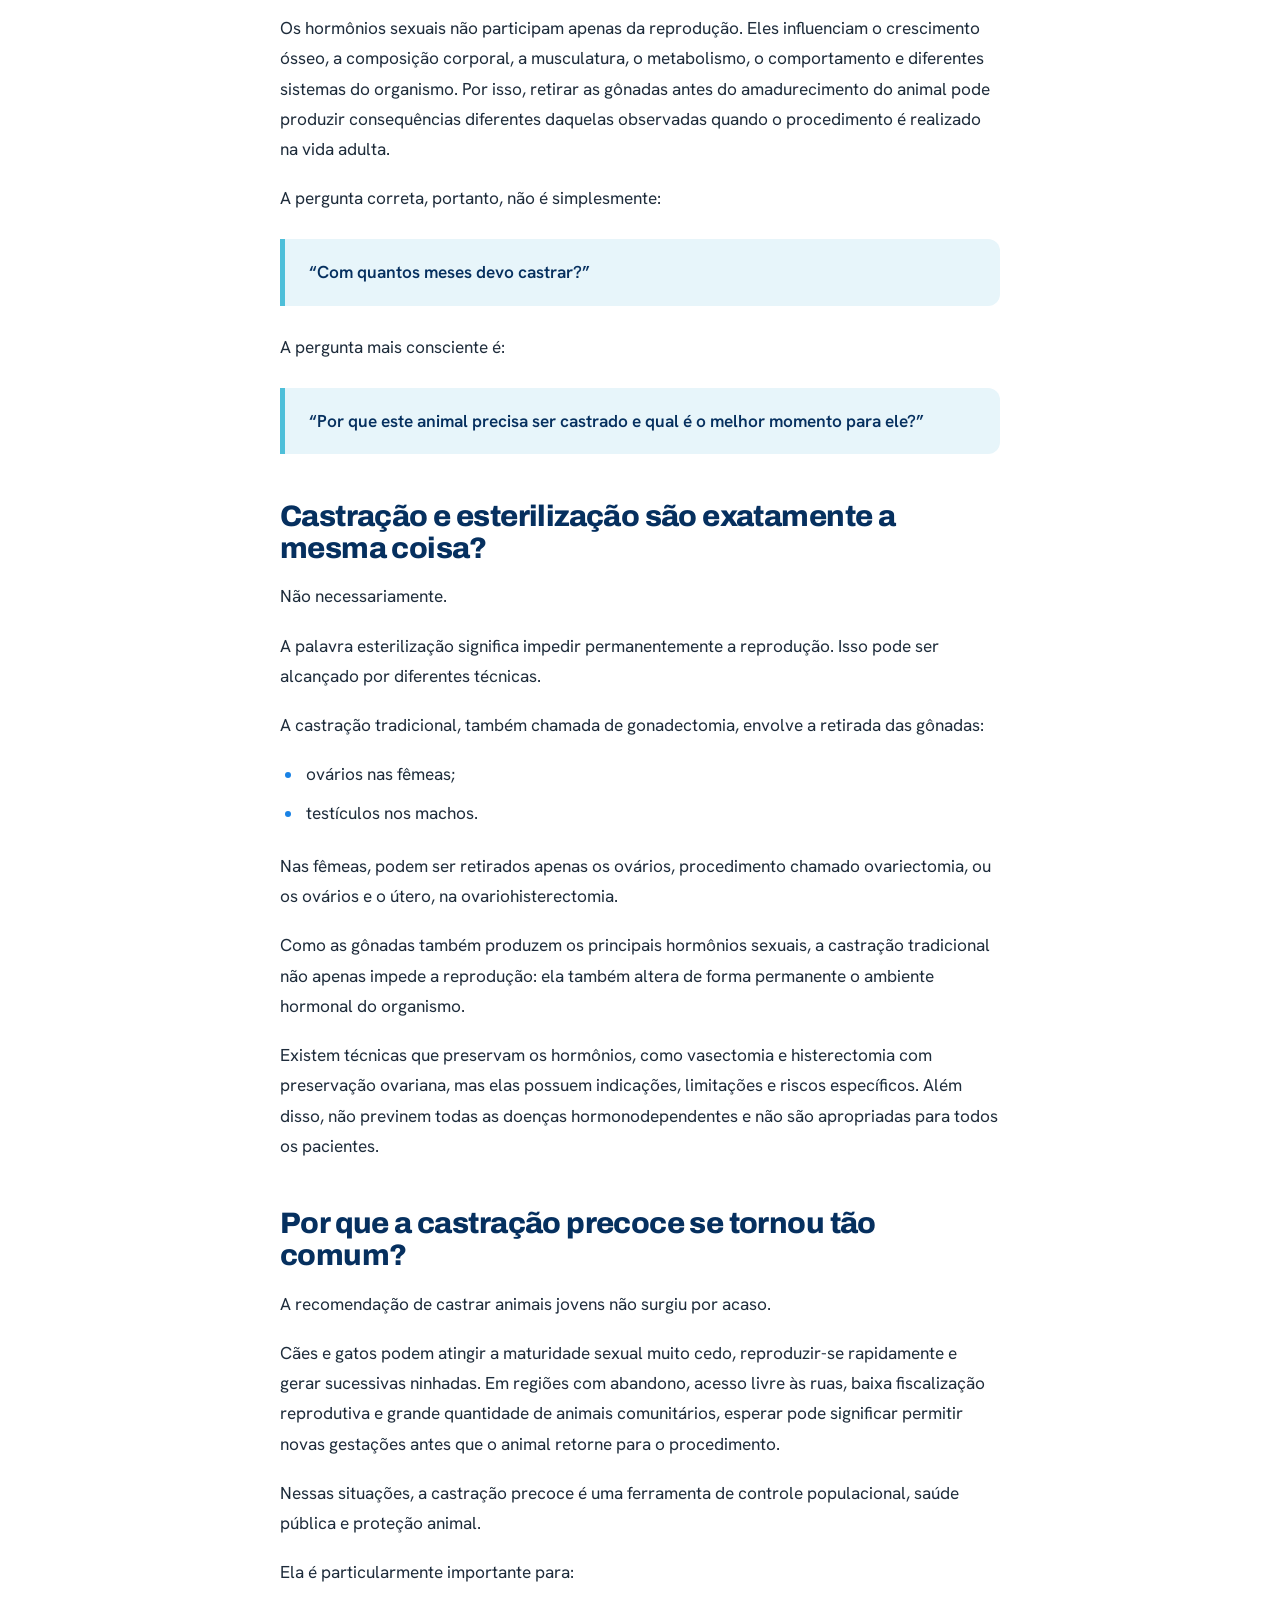
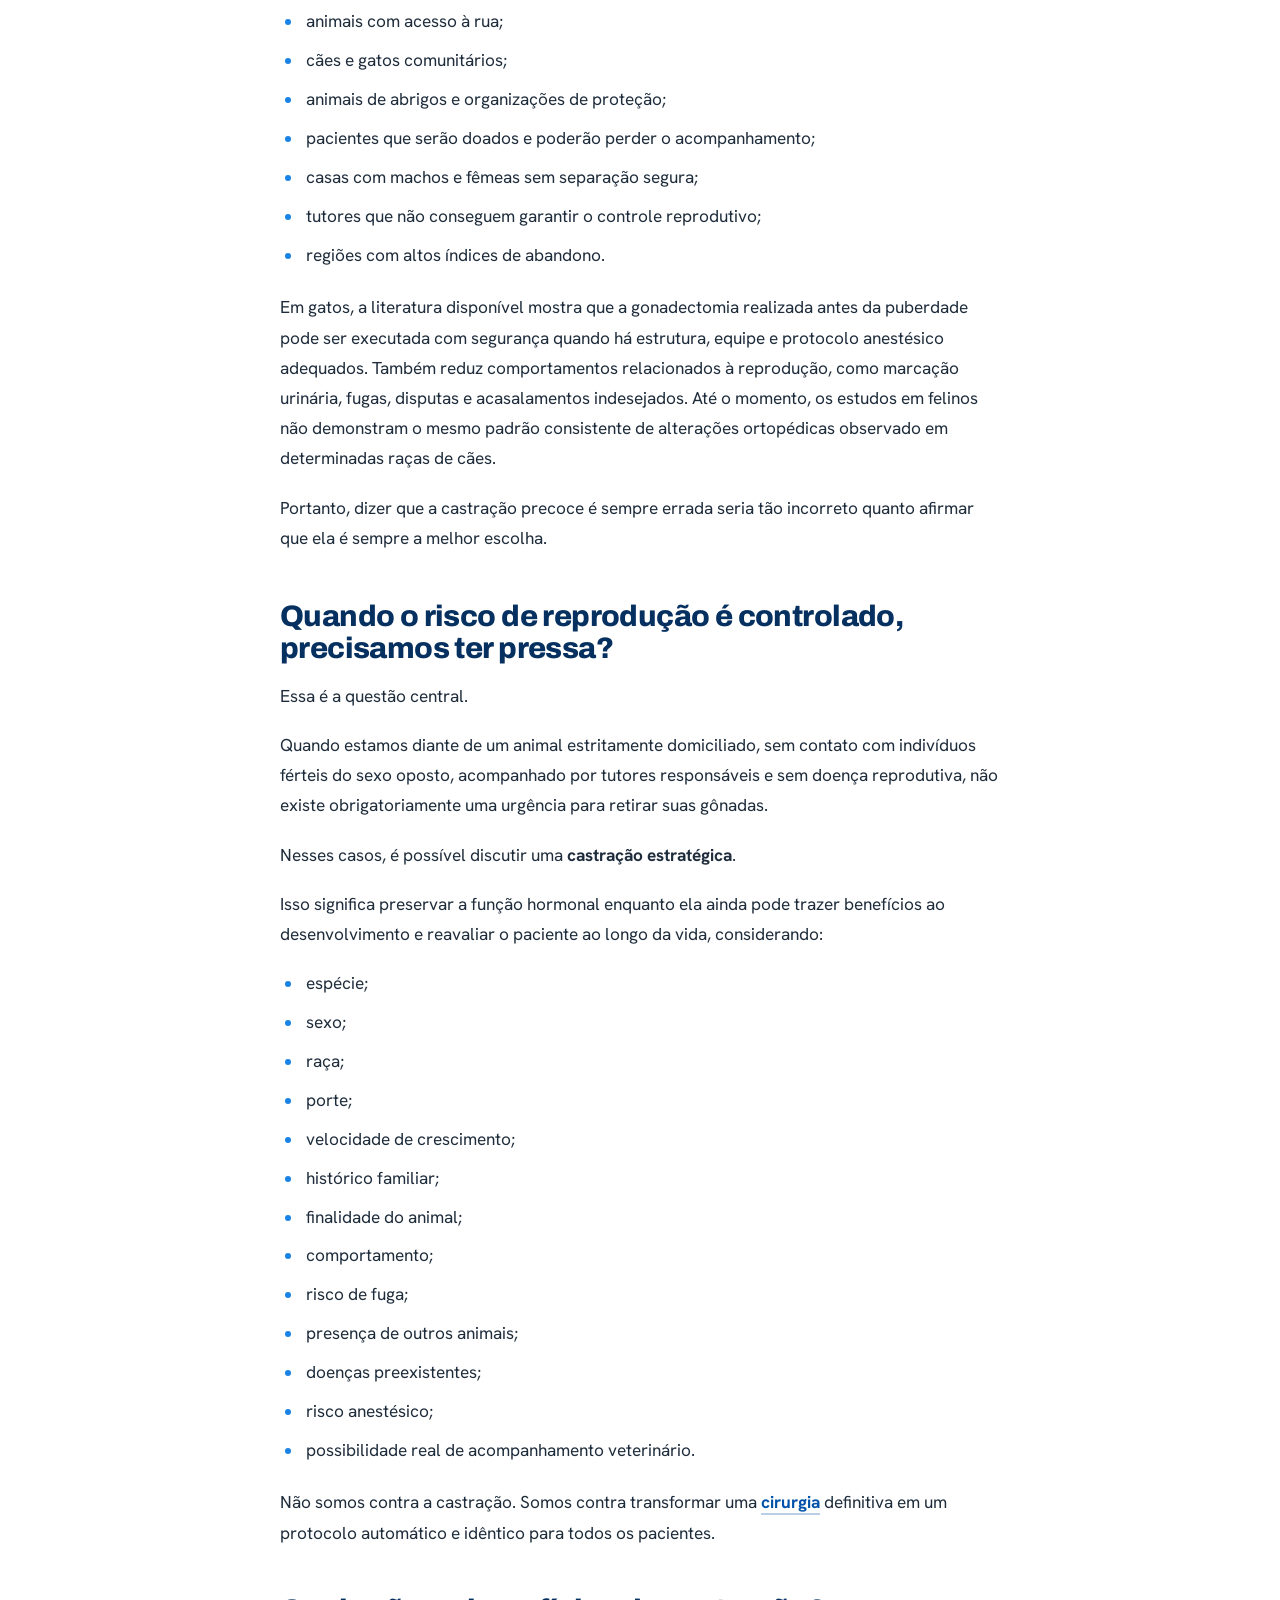
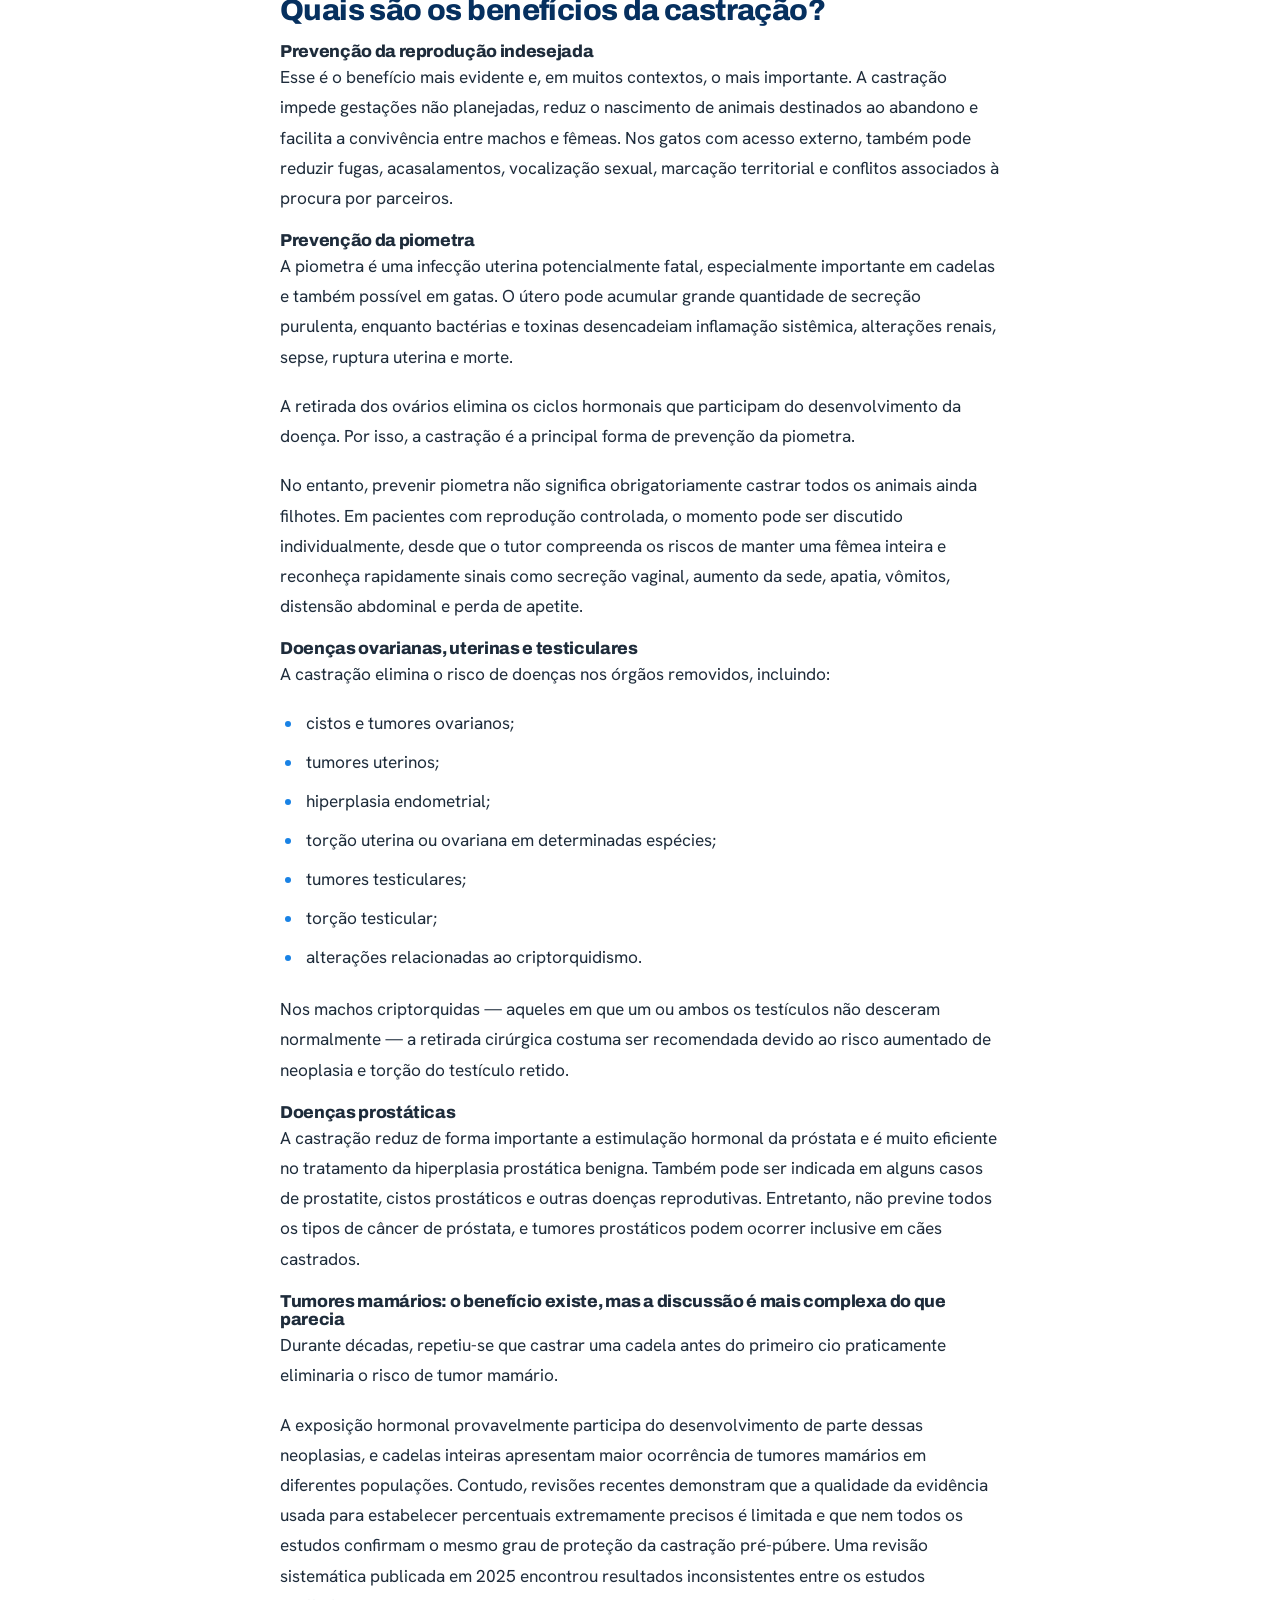
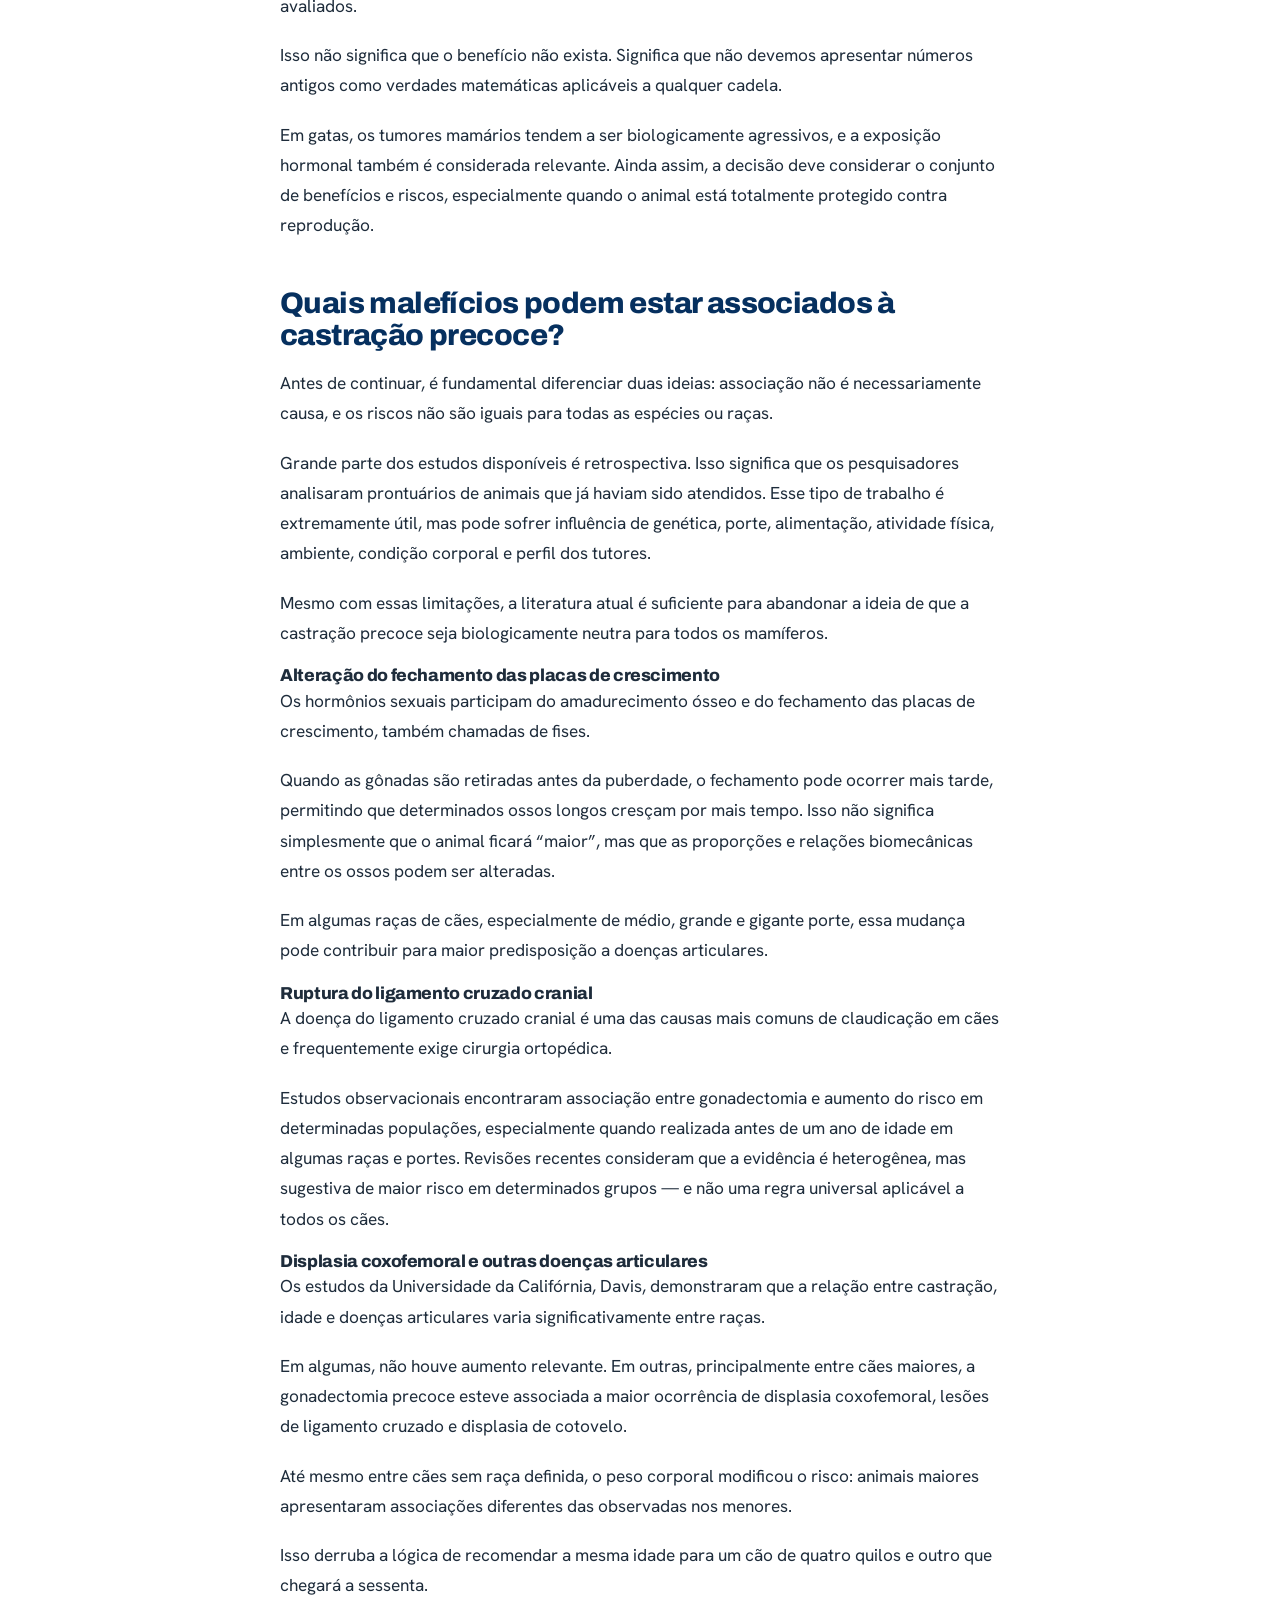
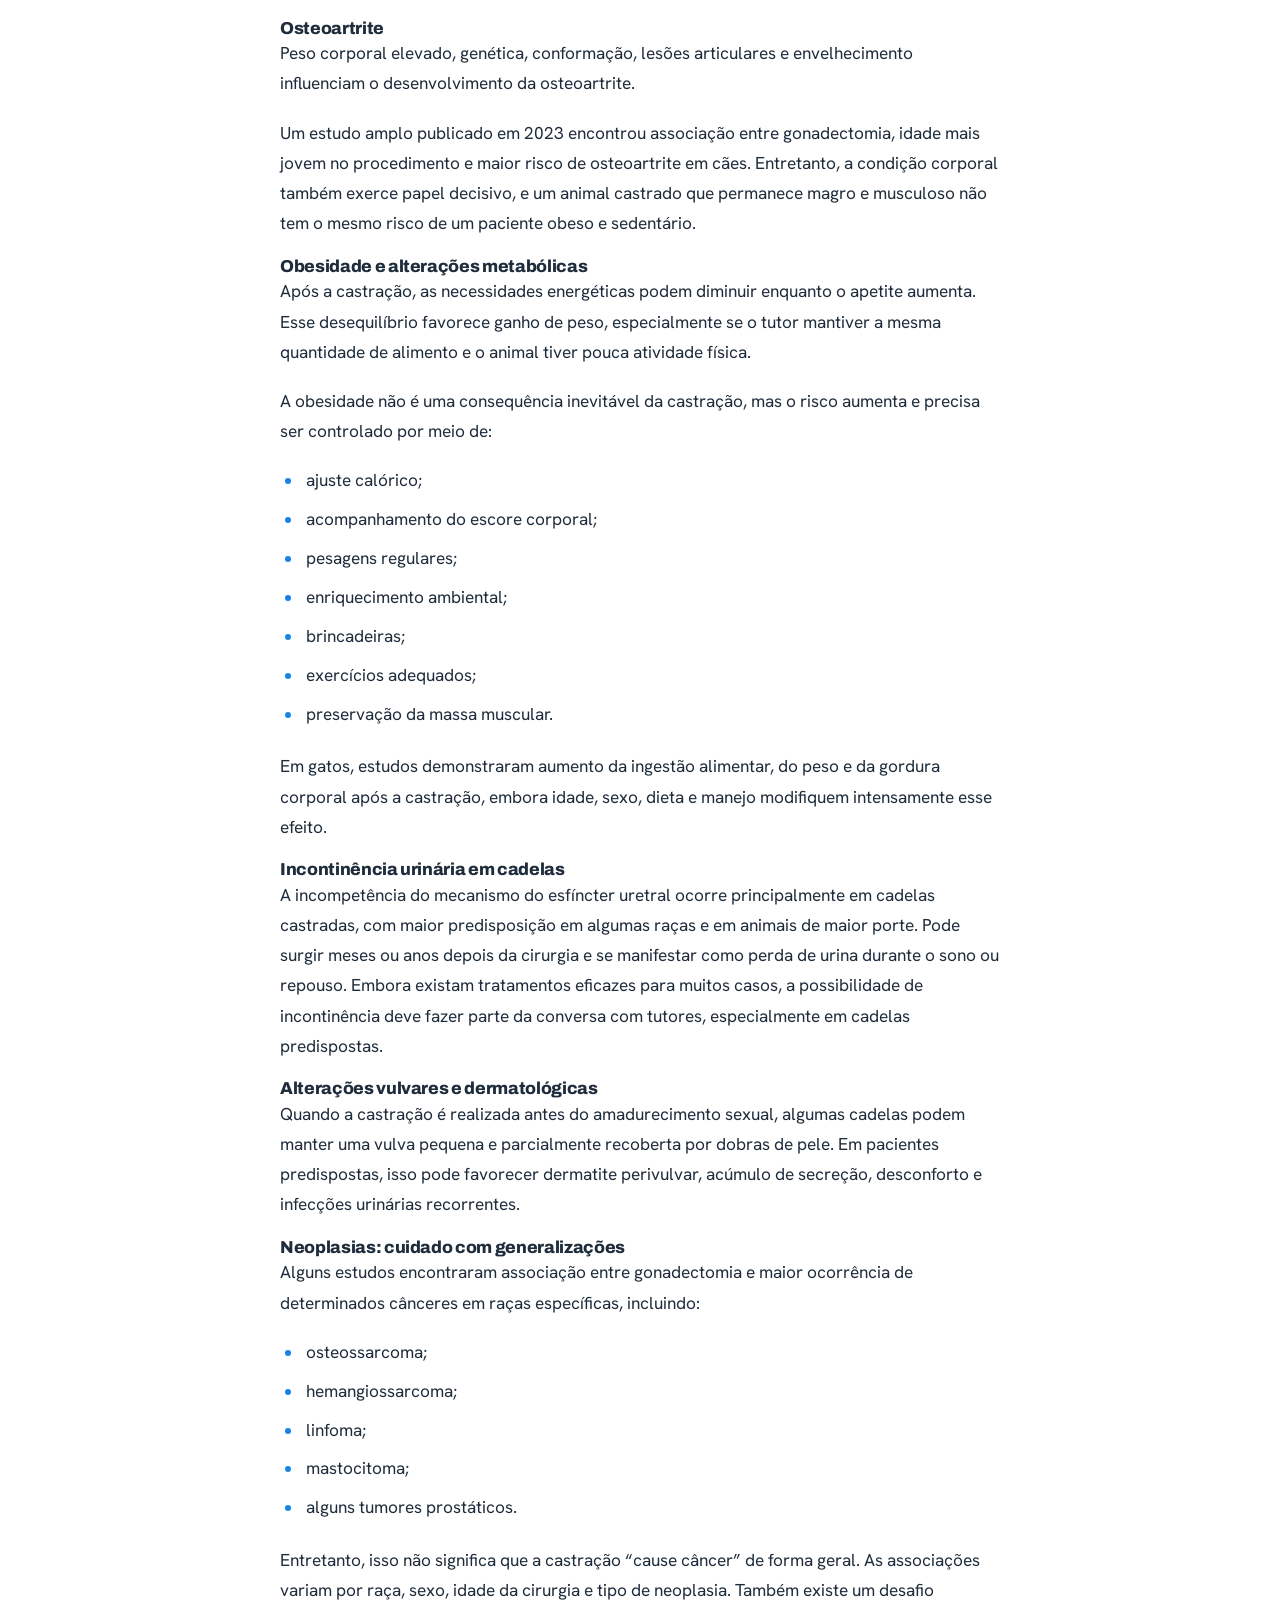
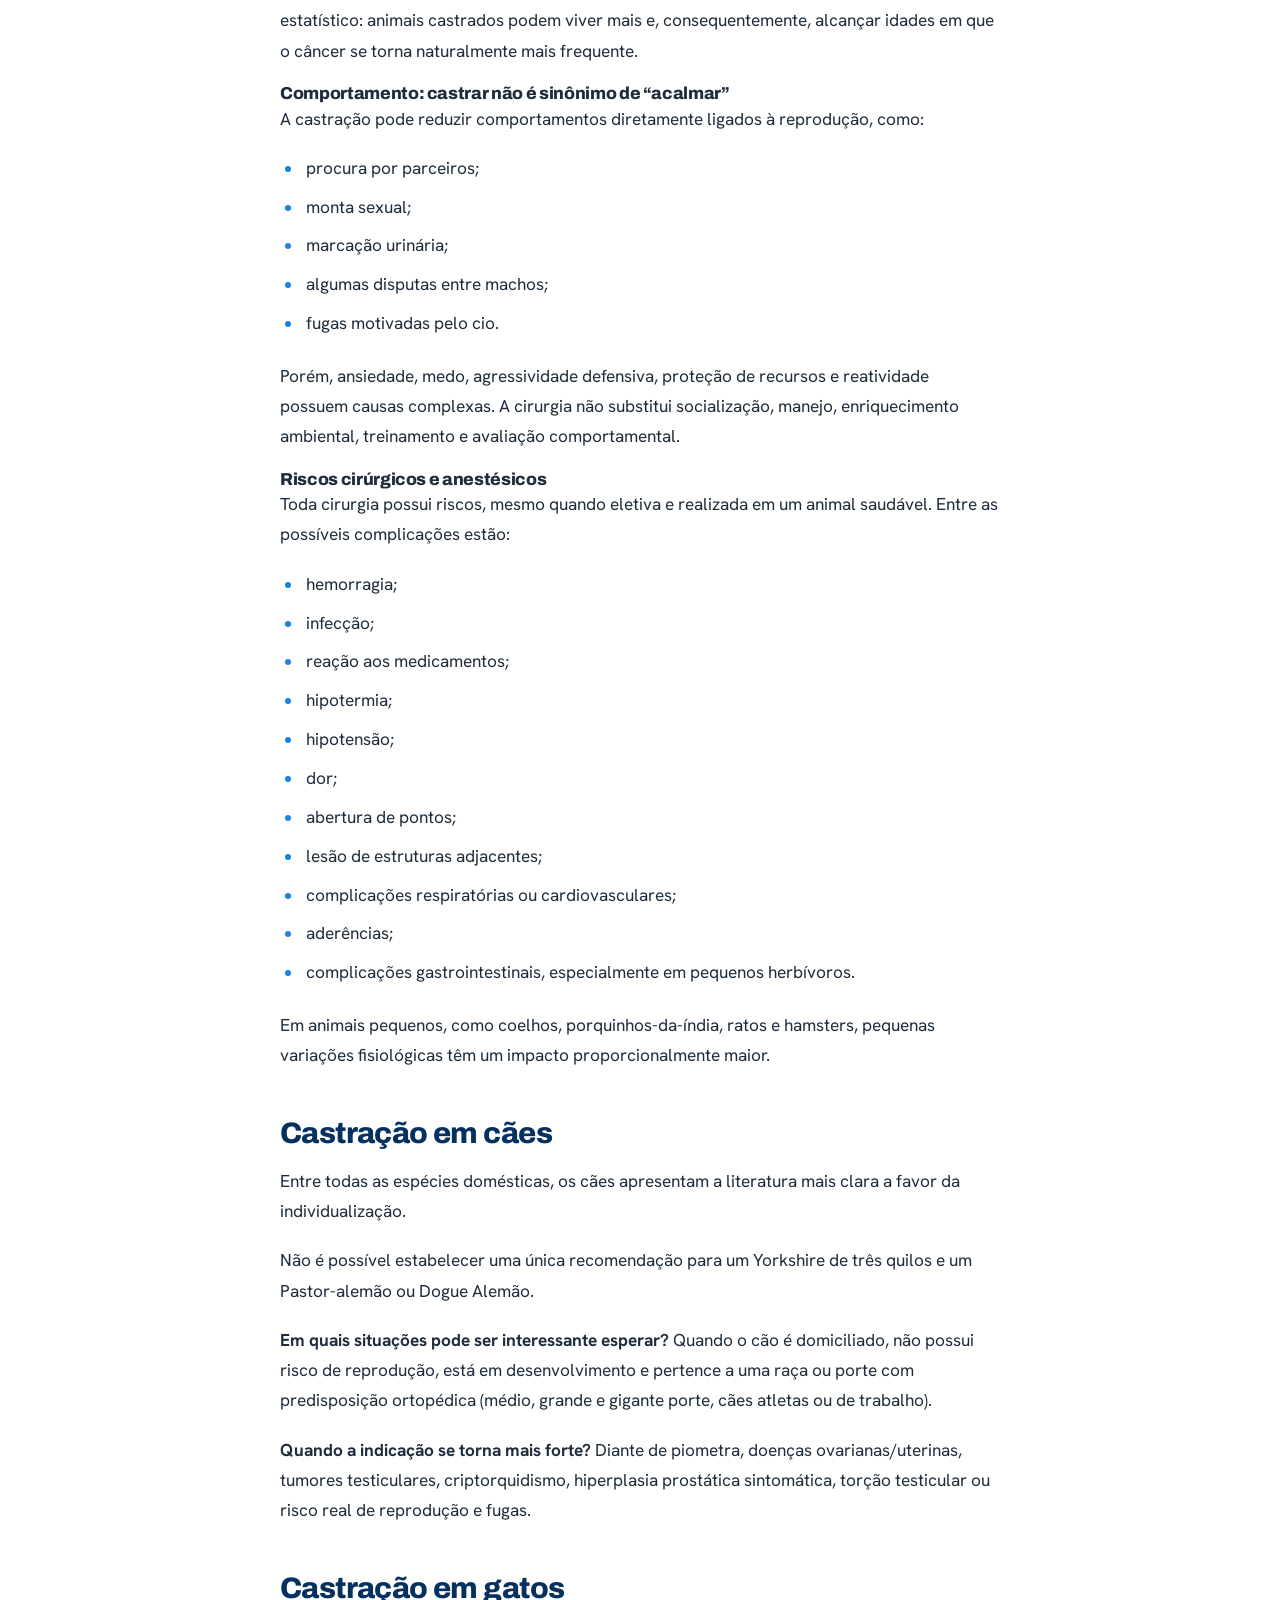
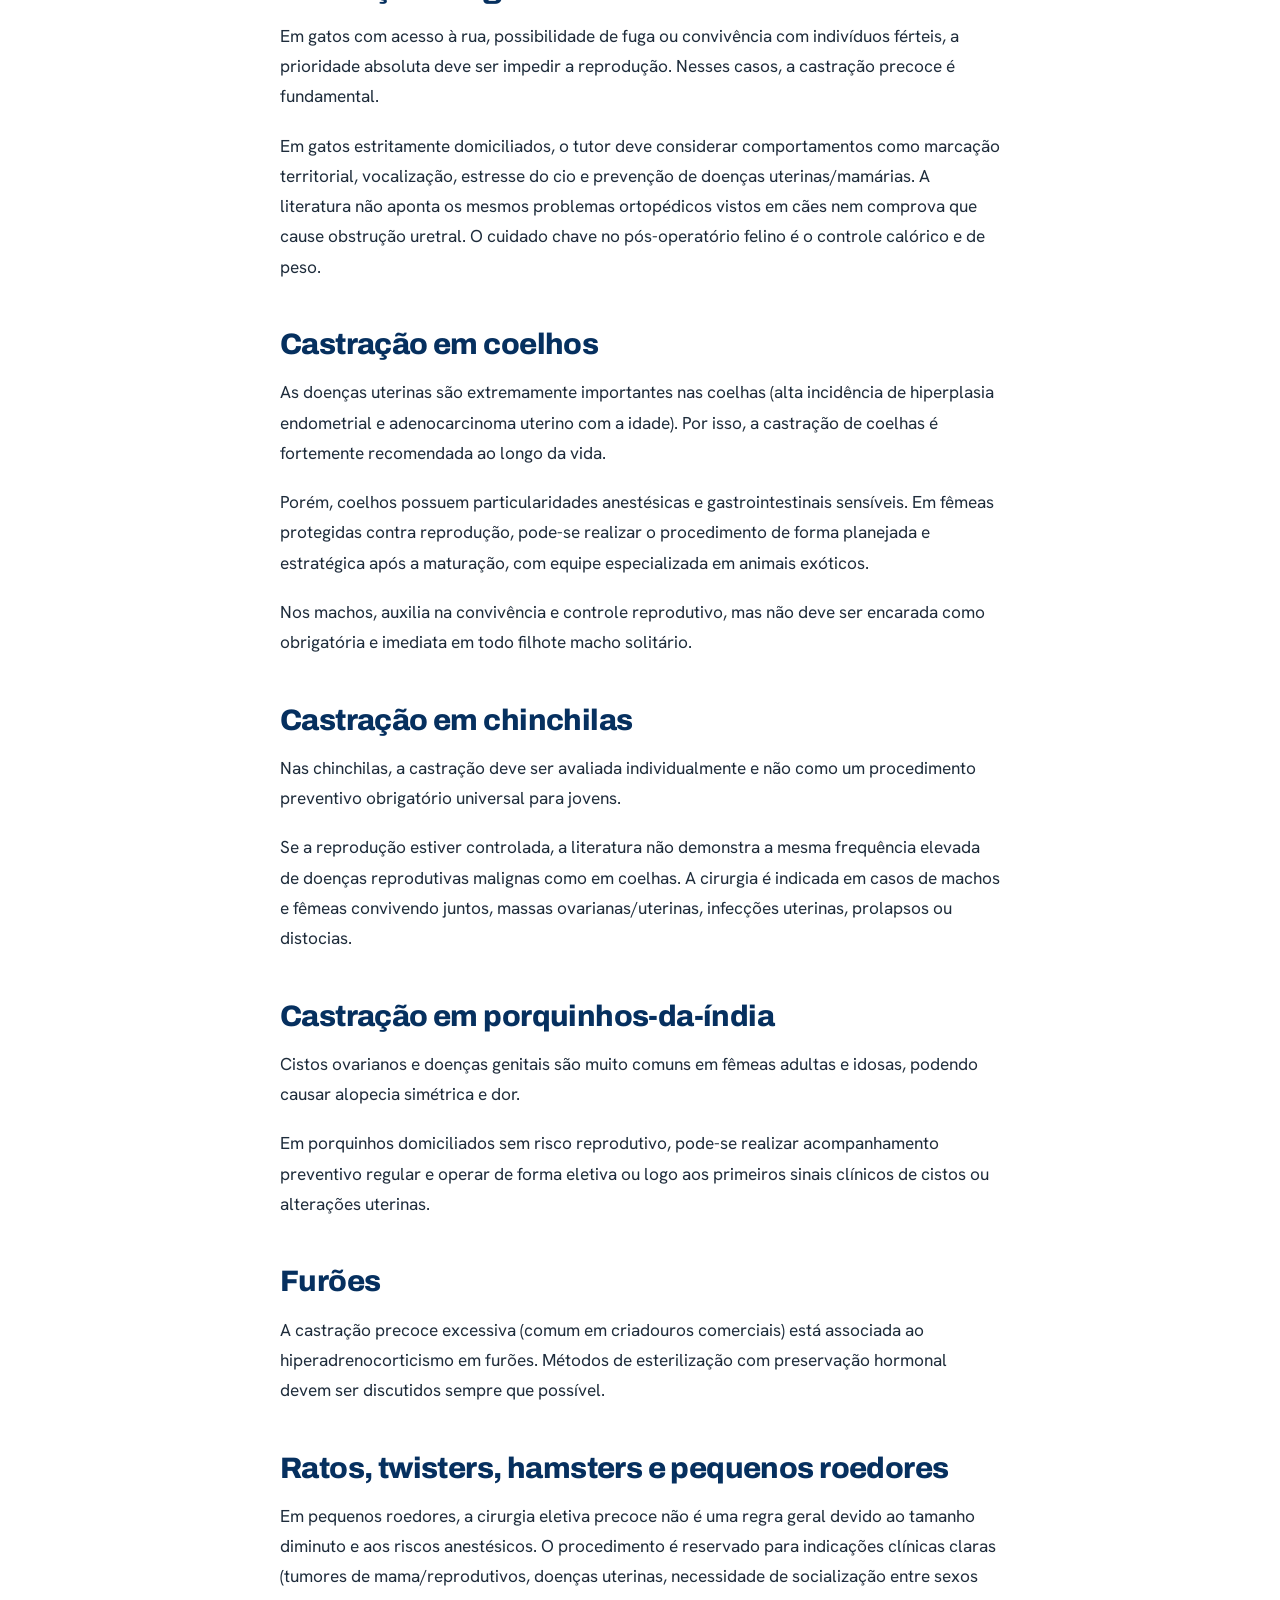
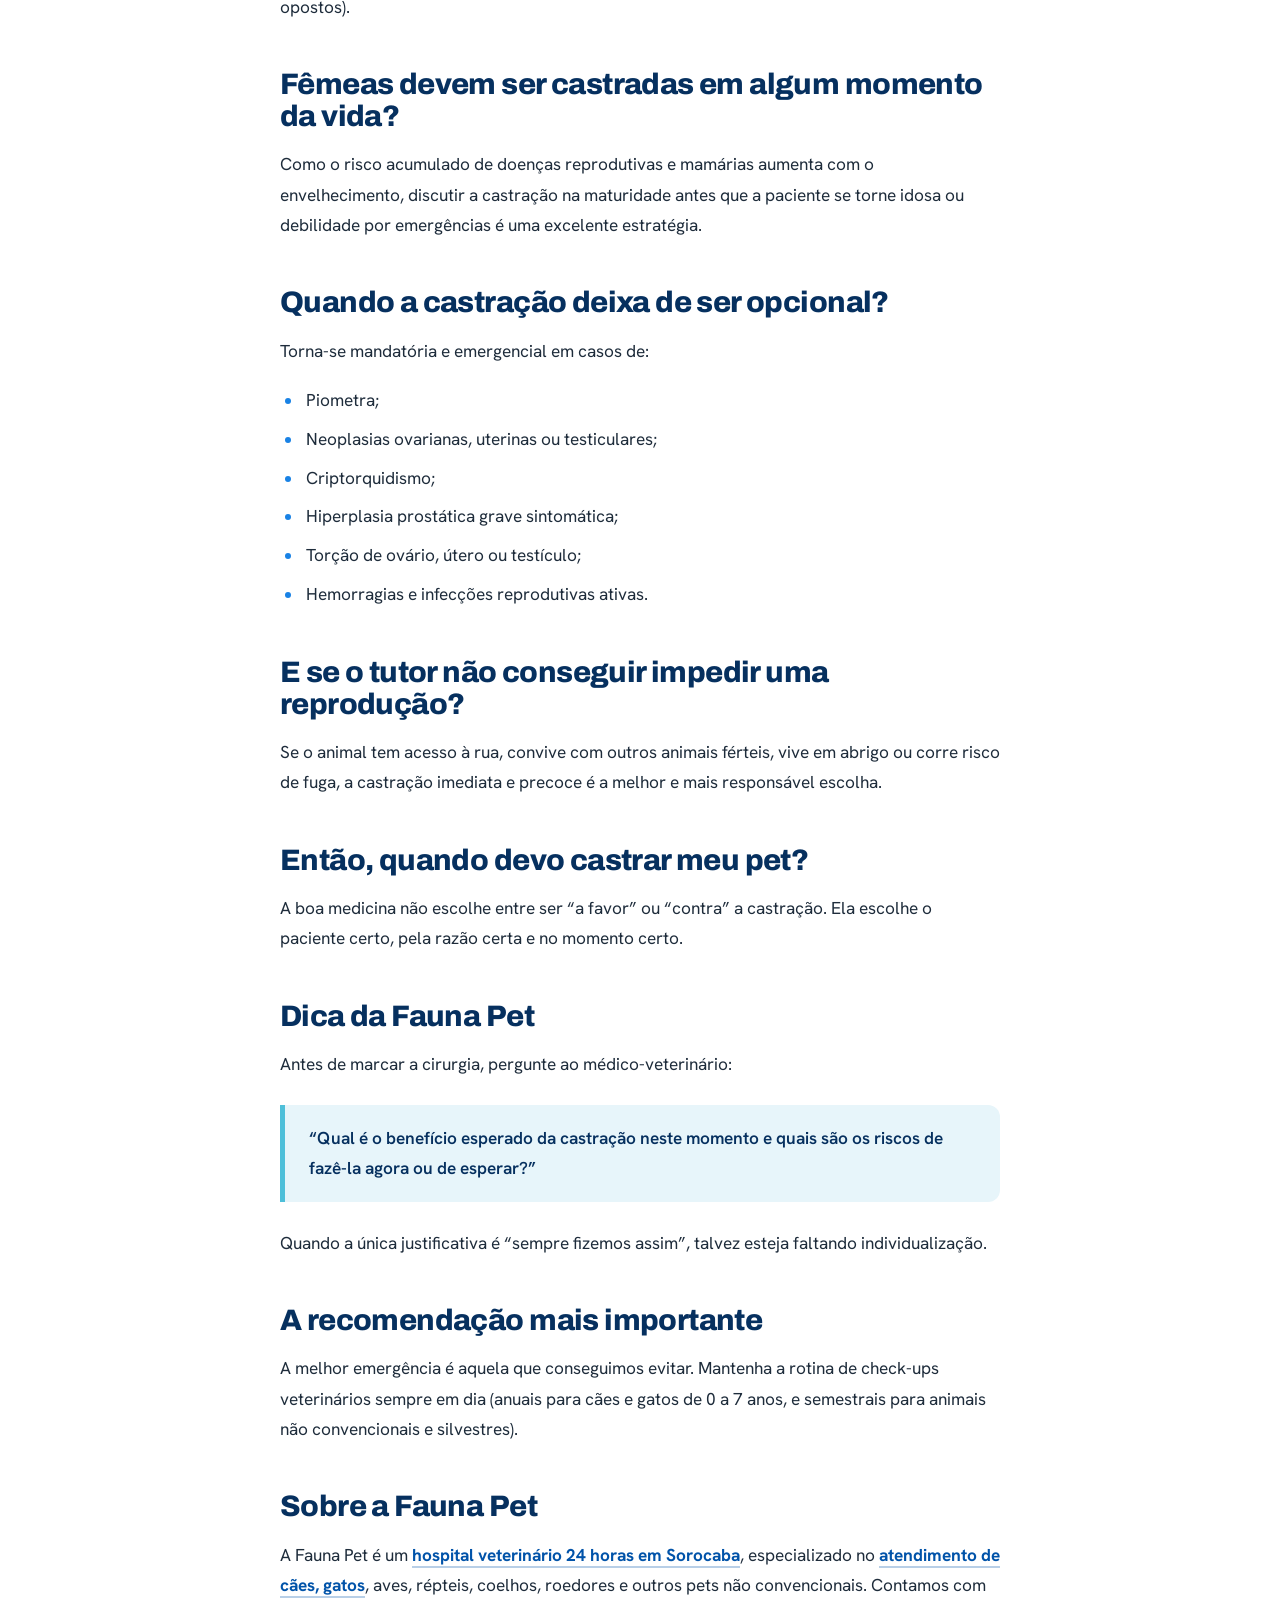
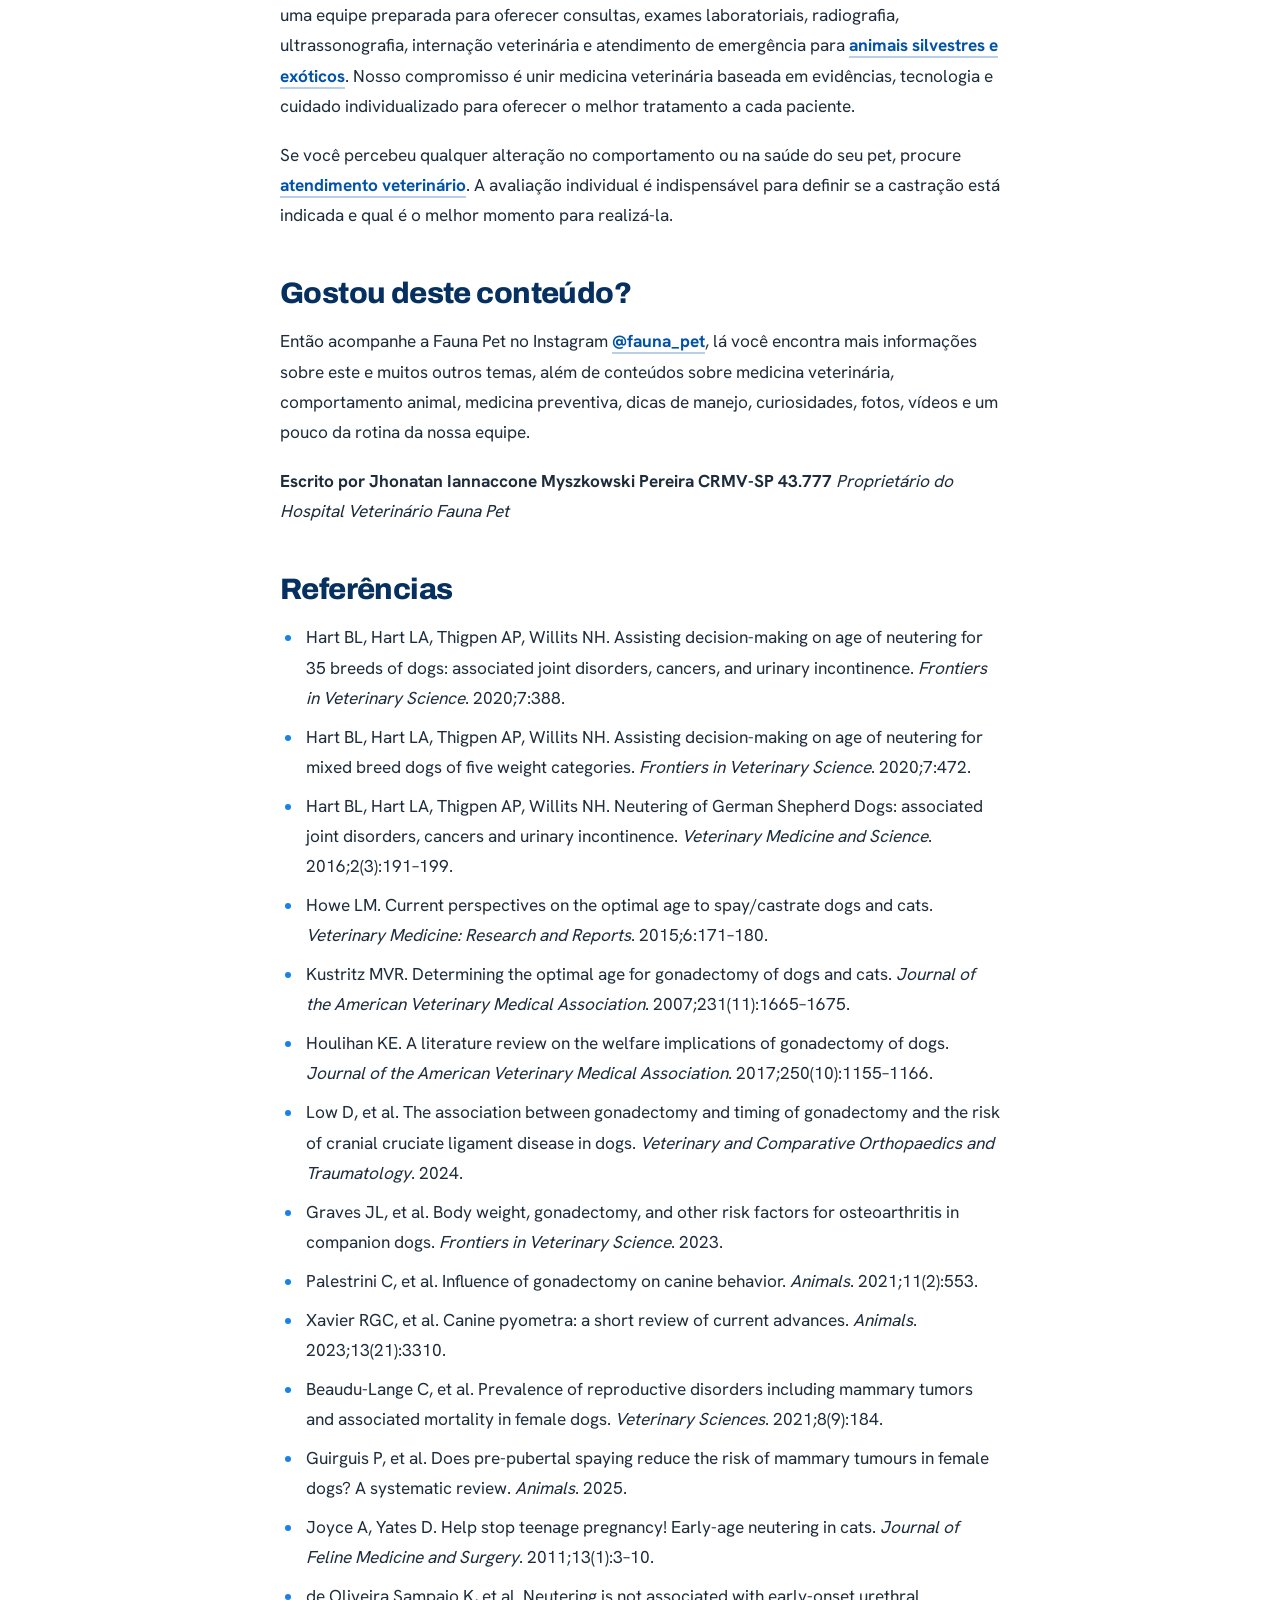
<file: blog/quando-castrar-meu-pet/index.html>
<!DOCTYPE html>
<html lang="pt-BR">
<head>
<meta name="robots" content="noindex,nofollow">
<meta charset="utf-8">
<meta name="viewport" content="width=device-width, initial-scale=1">
<title>Quando castrar meu pet? Castração estratégica | Fauna Pet</title>
<meta name="description" content="Quando castrar seu pet? Entenda os benefícios e riscos da castração precoce e como definir o melhor momento com avaliação individualizada.">
<meta name="theme-color" content="#0153A9">
<link rel="canonical" href="https://faunapet.com.br/blog/quando-castrar-meu-pet/">
<meta property="og:type" content="article">
<meta property="og:locale" content="pt_BR">
<meta property="og:site_name" content="Fauna Pet">
<meta property="og:title" content="Quando castrar meu pet? Castração estratégica | Fauna Pet">
<meta property="og:description" content="Quando castrar seu pet? Entenda os benefícios e riscos da castração precoce e como definir o melhor momento com avaliação individualizada.">
<meta property="og:url" content="https://faunapet.com.br/blog/quando-castrar-meu-pet/">
<meta property="og:image" content="https://faunapet.com.br/assets/img/blog/quando-castrar-meu-pet-fauna-pet-sorocaba.webp">
<link rel="icon" href="../../assets/img/marca/favicon.svg" type="image/svg+xml">
<link rel="preload" href="../../assets/fonts/archivo-latin.woff2" as="font" type="font/woff2" crossorigin>
<link rel="preload" href="../../assets/fonts/hanken-grotesk-latin.woff2" as="font" type="font/woff2" crossorigin>
<link rel="stylesheet" href="../../assets/css/style.css?v=20260831a">
<script>document.documentElement.className+=' js';</script>
<script type="application/ld+json">{"@context":"https://schema.org","@type":"BlogPosting","headline":"Quando devo castrar meu pet? O que a literatura atual diz sobre a castração estratégica","description":"Quando castrar seu pet? Entenda os benefícios e riscos da castração precoce e como definir o melhor momento com avaliação individualizada.","datePublished":"2026-08-30","author":{"@type":"Organization","name":"Jhonatan Iannaccone Myszkowski Pereira — CRMV-SP 43.777"},"publisher":{"@type":"Organization","name":"Hospital Veterinário Fauna Pet","url":"https://faunapet.com.br"},"mainEntityOfPage":"https://faunapet.com.br/blog/quando-castrar-meu-pet/","image":"https://faunapet.com.br/assets/img/blog/quando-castrar-meu-pet-fauna-pet-sorocaba.webp"}</script>
</head>
<body>
<svg width="0" height="0" class="svg-sprite" aria-hidden="true" focusable="false" style="position:absolute">
  <symbol id="ic-wa" viewBox="0 0 32 32"><path fill="currentColor" d="M19.11 17.205c-.372 0-1.088 1.39-1.518 1.39a.63.63 0 0 1-.315-.1c-.802-.402-1.504-.817-2.163-1.447-.545-.516-1.146-1.29-1.46-1.963a.426.426 0 0 1-.073-.215c0-.33.99-.945.99-1.49 0-.143-.73-2.09-.832-2.335-.143-.372-.214-.487-.6-.487-.187 0-.36-.043-.53-.043-.302 0-.53.115-.746.315-.688.645-1.032 1.318-1.06 2.264v.114c-.015.99.472 1.977 1.017 2.78 1.23 1.82 2.506 3.41 4.554 4.34.616.287 2.035.888 2.722.888.817 0 2.15-.515 2.478-1.318.13-.33.244-.7.244-1.075 0-.058 0-.143-.03-.215-.1-.172-2.434-1.39-2.85-1.39zm-3.024 8.182h-.014c-1.706 0-3.382-.46-4.844-1.318l-.345-.215-3.595.945.96-3.51-.23-.36a9.745 9.745 0 0 1-1.49-5.19c0-5.373 4.382-9.755 9.77-9.755 2.607 0 5.056 1.017 6.9 2.866a9.65 9.65 0 0 1 2.854 6.9c-.014 5.372-4.396 9.74-9.625 9.74zm8.293-18.052A11.622 11.622 0 0 0 16.084 4C9.66 4 4.43 9.23 4.43 15.654c0 2.05.545 4.057 1.575 5.82L4.33 27.69l6.37-1.674a11.624 11.624 0 0 0 5.56 1.418h.015c6.41 0 11.654-5.23 11.654-11.654a11.59 11.59 0 0 0-3.423-8.282z"/></symbol>
  <symbol id="ic-google" viewBox="0 0 48 48"><path fill="#4285F4" d="M45.12 24.5c0-1.56-.14-3.06-.4-4.5H24v8.51h11.84c-.51 2.75-2.06 5.08-4.39 6.64v5.52h7.11c4.16-3.83 6.56-9.47 6.56-16.17z"/><path fill="#34A853" d="M24 46c5.94 0 10.92-1.97 14.56-5.33l-7.11-5.52c-1.97 1.32-4.49 2.1-7.45 2.1-5.73 0-10.58-3.87-12.31-9.07H4.34v5.7C7.96 41.07 15.4 46 24 46z"/><path fill="#FBBC05" d="M11.69 28.18C11.25 26.86 11 25.45 11 24s.25-2.86.69-4.18v-5.7H4.34C2.85 17.09 2 20.45 2 24s.85 6.91 2.34 9.88l7.35-5.7z"/><path fill="#EA4335" d="M24 10.75c3.23 0 6.13 1.11 8.41 3.29l6.31-6.31C34.91 4.18 29.93 2 24 2 15.4 2 7.96 6.93 4.34 14.12l7.35 5.7c1.73-5.2 6.58-9.07 12.31-9.07z"/></symbol>
  <symbol id="ic-pin" viewBox="0 0 24 24" fill="none" stroke="currentColor" stroke-width="1.9" stroke-linecap="round" stroke-linejoin="round"><path d="M20 10c0 4.993-5.539 10.193-7.399 11.799a1 1 0 0 1-1.202 0C9.539 20.193 4 14.993 4 10a8 8 0 0 1 16 0"/><circle cx="12" cy="10" r="3"/></symbol>
  <symbol id="ic-mail" viewBox="0 0 24 24" fill="none" stroke="currentColor" stroke-width="1.9" stroke-linecap="round" stroke-linejoin="round"><rect x="2" y="4" width="20" height="16" rx="2"/><path d="m22 7-8.97 5.7a1.94 1.94 0 0 1-2.06 0L2 7"/></symbol>
  <symbol id="ic-phone" viewBox="0 0 24 24" fill="none" stroke="currentColor" stroke-width="1.9" stroke-linecap="round" stroke-linejoin="round"><path d="M13.832 16.568a1 1 0 0 0 1.213-.303l.355-.465A2 2 0 0 1 17 15h3a2 2 0 0 1 2 2v3a2 2 0 0 1-2 2A18 18 0 0 1 2 4a2 2 0 0 1 2-2h3a2 2 0 0 1 2 2v3a2 2 0 0 1-.8 1.6l-.468.351a1 1 0 0 0-.292 1.233 14 14 0 0 0 6.392 6.384"/></symbol>
  <symbol id="ic-instagram" viewBox="0 0 24 24" fill="none" stroke="currentColor" stroke-width="1.9" stroke-linecap="round" stroke-linejoin="round"><rect width="20" height="20" x="2" y="2" rx="5" ry="5"/><path d="M16 11.37A4 4 0 1 1 12.63 8 4 4 0 0 1 16 11.37z"/><line x1="17.5" x2="17.51" y1="6.5" y2="6.5"/></symbol>
  <symbol id="ic-facebook" viewBox="0 0 24 24" fill="none" stroke="currentColor" stroke-width="1.9" stroke-linecap="round" stroke-linejoin="round"><path d="M18 2h-3a5 5 0 0 0-5 5v3H7v4h3v8h4v-8h3l1-4h-4V7a1 1 0 0 1 1-1h3z"/></symbol>
  <symbol id="ic-clock" viewBox="0 0 24 24" fill="none" stroke="currentColor" stroke-width="1.9" stroke-linecap="round" stroke-linejoin="round"><circle cx="12" cy="12" r="10"/><path d="M12 6v6l4 2"/></symbol>
  <symbol id="ic-seta" viewBox="0 0 24 24" fill="none" stroke="currentColor" stroke-width="2" stroke-linecap="round" stroke-linejoin="round"><path d="M5 12h14"/><path d="m12 5 7 7-7 7"/></symbol>
  <symbol id="ic-chevron" viewBox="0 0 24 24" fill="none" stroke="currentColor" stroke-width="2.2" stroke-linecap="round" stroke-linejoin="round"><path d="m6 9 6 6 6-6"/></symbol>
  <symbol id="ic-estrela" viewBox="0 0 24 24" fill="currentColor" stroke="none"><path d="M11.525 2.295a.53.53 0 0 1 .95 0l2.31 4.679a2.123 2.123 0 0 0 1.595 1.16l5.166.756a.53.53 0 0 1 .294.904l-3.736 3.638a2.123 2.123 0 0 0-.611 1.878l.882 5.14a.53.53 0 0 1-.771.56l-4.618-2.428a2.122 2.122 0 0 0-1.973 0L6.396 21.01a.53.53 0 0 1-.77-.56l.881-5.139a2.122 2.122 0 0 0-.611-1.879L2.16 9.795a.53.53 0 0 1 .294-.906l5.165-.755a2.122 2.122 0 0 0 1.597-1.16z"/></symbol>
  <symbol id="ic-escudo" viewBox="0 0 24 24" fill="none" stroke="currentColor" stroke-width="1.9" stroke-linecap="round" stroke-linejoin="round"><path d="M20 13c0 5-3.5 7.5-7.66 8.95a1 1 0 0 1-.67-.01C7.5 20.5 4 18 4 13V6a1 1 0 0 1 1-1c2 0 4.5-1.2 6.24-2.72a1.17 1.17 0 0 1 1.52 0C14.51 3.81 17 5 19 5a1 1 0 0 1 1 1z"/><path d="m9 12 2 2 4-4"/></symbol>
  <symbol id="ic-estetoscopio" viewBox="0 0 24 24" fill="none" stroke="currentColor" stroke-width="1.9" stroke-linecap="round" stroke-linejoin="round"><path d="M11 2v2"/><path d="M5 2v2"/><path d="M5 3H4a2 2 0 0 0-2 2v4a6 6 0 0 0 12 0V5a2 2 0 0 0-2-2h-1"/><path d="M8 15a6 6 0 0 0 12 0v-3"/><circle cx="20" cy="10" r="2"/></symbol>
  <symbol id="ic-coracao" viewBox="0 0 24 24" fill="none" stroke="currentColor" stroke-width="1.9" stroke-linecap="round" stroke-linejoin="round"><path d="M2 9.5a5.5 5.5 0 0 1 9.591-3.676.56.56 0 0 0 .818 0A5.49 5.49 0 0 1 22 9.5c0 2.29-1.5 4-3 5.5l-5.492 5.313a2 2 0 0 1-3 .019L5 15c-1.5-1.5-3-3.2-3-5.5"/><path d="M3.22 13H9.5l.5-1 2 4.5 2-7 1.5 3.5h5.27"/></symbol>
  <symbol id="ic-menu" viewBox="0 0 24 24" fill="none" stroke="currentColor" stroke-width="2" stroke-linecap="round" stroke-linejoin="round"><path d="M4 5h16"/><path d="M4 12h16"/><path d="M4 19h16"/></symbol>
  <symbol id="ic-x" viewBox="0 0 24 24" fill="none" stroke="currentColor" stroke-width="2" stroke-linecap="round" stroke-linejoin="round"><path d="M18 6 6 18"/><path d="m6 6 12 12"/></symbol>
</svg>

<div class="topbar">
  <div class="wrap">
    <span class="topbar-item"><svg class="ic"><use href="#ic-clock"/></svg> Hospital veterinário <strong>&nbsp;aberto 24 horas</strong></span>
    <span class="topbar-sep"></span>
    <a class="topbar-item esconde-mobile" href="tel:+551533272140"><svg class="ic"><use href="#ic-phone"/></svg> (15) 3327-2140</a>
  </div>
</div>

<header class="site-header">
  <div class="wrap">
    <a class="brand" href="../../" aria-label="Fauna Pet — página inicial">
      <img src="../../assets/img/marca/logo-fauna-pet-compacto.svg" alt="Fauna Pet — Medicina e Bem Estar Animal" width="80" height="68">
    </a>
    <nav class="nav" aria-label="Menu principal">
      <a href="../../#servicos">Nossos Serviços</a>
      <a href="../../#localizacao">Localização</a>
      <a href="../../#plano">Plano</a>
      <a href="../../blog/">Blog</a>
    </nav>
    <a class="btn header-cta" href="https://wa.me/5515981729919?text=Ol%C3%A1%2C%20vim%20pelo%20blog%20e%20gostaria%20de%20falar%20com%20a%20equipe%20da%20Fauna%20Pet." target="_blank" rel="noopener">
      <svg class="ic"><use href="#ic-wa"/></svg> Agendar consulta
    </a>
    <button class="btn-menu" type="button" aria-label="Abrir menu"><svg class="ic"><use href="#ic-menu"/></svg></button>
  </div>
</header>

<div class="menu-mobile" role="dialog" aria-label="Menu">
  <div class="menu-mobile-topo"><button type="button" aria-label="Fechar menu"><svg class="ic"><use href="#ic-x"/></svg></button></div>
  <nav aria-label="Menu mobile">
    <a href="../../#servicos">Nossos Serviços</a>
    <a href="../../#especies">Espécies atendidas</a>
    <a href="../../#estrutura">Estrutura</a>
    <a href="../../#plano">Plano de Saúde</a>
    <a href="../../#localizacao">Localização</a>
    <a href="../../blog/">Blog</a>
  </nav>
  <a class="btn btn--wa" href="https://wa.me/5515981729919?text=Ol%C3%A1%2C%20vim%20pelo%20blog%20e%20gostaria%20de%20falar%20com%20a%20equipe%20da%20Fauna%20Pet." target="_blank" rel="noopener">
    <svg class="ic"><use href="#ic-wa"/></svg> Quero Agendar uma Consulta!
  </a>
</div>

<main>
  <article class="artigo">
    <div class="wrap artigo-topo">
      <a class="link-seta artigo-voltar" href="../../blog/"><svg class="ic" style="transform:rotate(180deg)"><use href="#ic-seta"/></svg> Voltar para o blog</a>
      <span class="cat">Cirurgia</span>
      <h1>Quando devo castrar meu pet? O que a literatura atual diz sobre a castração estratégica</h1>
      <p class="artigo-resumo">Quando castrar seu pet? Entenda os benefícios e riscos da castração precoce e como definir o melhor momento com avaliação individualizada.</p>
      <p class="artigo-meta">Jhonatan Iannaccone Myszkowski Pereira — CRMV-SP 43.777 · <time datetime="2026-08-30">30 de agosto de 2026</time></p>
    </div>
    <div class="wrap"><figure class="artigo-capa"><img src="../../assets/img/blog/quando-castrar-meu-pet-fauna-pet-sorocaba.webp" alt="Cão, gato e coelho durante avaliação individual antes da castração" width="1200" height="675" fetchpriority="high" decoding="async"><figcaption>O melhor momento para castrar depende da espécie, do porte, da saúde, do estilo de vida e do risco reprodutivo.</figcaption></figure></div>
    <div class="wrap artigo-corpo">
      <p>Durante muitos anos, a castração foi apresentada aos tutores como uma decisão simples: o animal chegava a determinada idade e deveria ser operado.</p>
<p>Hoje sabemos que a resposta é muito mais complexa.</p>
<p>A castração continua sendo uma das ferramentas mais importantes da medicina veterinária. Ela previne a reprodução indesejada, contribui para o controle populacional e pode evitar ou tratar diversas doenças do aparelho reprodutor. Em animais com acesso à rua, pertencentes a abrigos, resgatados ou mantidos em ambientes nos quais não é possível impedir cruzamentos, realizá-la precocemente pode ser uma decisão fundamental.</p>
<p>Entretanto, isso não significa que todos os mamíferos, de todas as espécies, portes, raças e estilos de vida devam ser castrados na mesma idade.</p>
<p>Os hormônios sexuais não participam apenas da reprodução. Eles influenciam o crescimento ósseo, a composição corporal, a musculatura, o metabolismo, o comportamento e diferentes sistemas do organismo. Por isso, retirar as gônadas antes do amadurecimento do animal pode produzir consequências diferentes daquelas observadas quando o procedimento é realizado na vida adulta.</p>
<p>A pergunta correta, portanto, não é simplesmente:</p>
<blockquote><p>“Com quantos meses devo castrar?”</p></blockquote>
<p>A pergunta mais consciente é:</p>
<blockquote><p>“Por que este animal precisa ser castrado e qual é o melhor momento para ele?”</p></blockquote>
<h2>Castração e esterilização são exatamente a mesma coisa?</h2>
<p>Não necessariamente.</p>
<p>A palavra esterilização significa impedir permanentemente a reprodução. Isso pode ser alcançado por diferentes técnicas.</p>
<p>A castração tradicional, também chamada de gonadectomia, envolve a retirada das gônadas:</p>
<ul>
<li>ovários nas fêmeas;</li>
<li>testículos nos machos.</li>
</ul>
<p>Nas fêmeas, podem ser retirados apenas os ovários, procedimento chamado ovariectomia, ou os ovários e o útero, na ovariohisterectomia.</p>
<p>Como as gônadas também produzem os principais hormônios sexuais, a castração tradicional não apenas impede a reprodução: ela também altera de forma permanente o ambiente hormonal do organismo.</p>
<p>Existem técnicas que preservam os hormônios, como vasectomia e histerectomia com preservação ovariana, mas elas possuem indicações, limitações e riscos específicos. Além disso, não previnem todas as doenças hormonodependentes e não são apropriadas para todos os pacientes.</p>
<h2>Por que a castração precoce se tornou tão comum?</h2>
<p>A recomendação de castrar animais jovens não surgiu por acaso.</p>
<p>Cães e gatos podem atingir a maturidade sexual muito cedo, reproduzir-se rapidamente e gerar sucessivas ninhadas. Em regiões com abandono, acesso livre às ruas, baixa fiscalização reprodutiva e grande quantidade de animais comunitários, esperar pode significar permitir novas gestações antes que o animal retorne para o procedimento.</p>
<p>Nessas situações, a castração precoce é uma ferramenta de controle populacional, saúde pública e proteção animal.</p>
<p>Ela é particularmente importante para:</p>
<ul>
<li>animais com acesso à rua;</li>
<li>cães e gatos comunitários;</li>
<li>animais de abrigos e organizações de proteção;</li>
<li>pacientes que serão doados e poderão perder o acompanhamento;</li>
<li>casas com machos e fêmeas sem separação segura;</li>
<li>tutores que não conseguem garantir o controle reprodutivo;</li>
<li>regiões com altos índices de abandono.</li>
</ul>
<p>Em gatos, a literatura disponível mostra que a gonadectomia realizada antes da puberdade pode ser executada com segurança quando há estrutura, equipe e protocolo anestésico adequados. Também reduz comportamentos relacionados à reprodução, como marcação urinária, fugas, disputas e acasalamentos indesejados. Até o momento, os estudos em felinos não demonstram o mesmo padrão consistente de alterações ortopédicas observado em determinadas raças de cães.</p>
<p>Portanto, dizer que a castração precoce é sempre errada seria tão incorreto quanto afirmar que ela é sempre a melhor escolha.</p>
<h2>Quando o risco de reprodução é controlado, precisamos ter pressa?</h2>
<p>Essa é a questão central.</p>
<p>Quando estamos diante de um animal estritamente domiciliado, sem contato com indivíduos férteis do sexo oposto, acompanhado por tutores responsáveis e sem doença reprodutiva, não existe obrigatoriamente uma urgência para retirar suas gônadas.</p>
<p>Nesses casos, é possível discutir uma <strong>castração estratégica</strong>.</p>
<p>Isso significa preservar a função hormonal enquanto ela ainda pode trazer benefícios ao desenvolvimento e reavaliar o paciente ao longo da vida, considerando:</p>
<ul>
<li>espécie;</li>
<li>sexo;</li>
<li>raça;</li>
<li>porte;</li>
<li>velocidade de crescimento;</li>
<li>histórico familiar;</li>
<li>finalidade do animal;</li>
<li>comportamento;</li>
<li>risco de fuga;</li>
<li>presença de outros animais;</li>
<li>doenças preexistentes;</li>
<li>risco anestésico;</li>
<li>possibilidade real de acompanhamento veterinário.</li>
</ul>
<p>Não somos contra a castração. Somos contra transformar uma <a href="../../#servicos">cirurgia</a> definitiva em um protocolo automático e idêntico para todos os pacientes.</p>
<h2>Quais são os benefícios da castração?</h2>
<h4>Prevenção da reprodução indesejada</h4>
<p>Esse é o benefício mais evidente e, em muitos contextos, o mais importante. A castração impede gestações não planejadas, reduz o nascimento de animais destinados ao abandono e facilita a convivência entre machos e fêmeas. Nos gatos com acesso externo, também pode reduzir fugas, acasalamentos, vocalização sexual, marcação territorial e conflitos associados à procura por parceiros.</p>
<h4>Prevenção da piometra</h4>
<p>A piometra é uma infecção uterina potencialmente fatal, especialmente importante em cadelas e também possível em gatas. O útero pode acumular grande quantidade de secreção purulenta, enquanto bactérias e toxinas desencadeiam inflamação sistêmica, alterações renais, sepse, ruptura uterina e morte.</p>
<p>A retirada dos ovários elimina os ciclos hormonais que participam do desenvolvimento da doença. Por isso, a castração é a principal forma de prevenção da piometra.</p>
<p>No entanto, prevenir piometra não significa obrigatoriamente castrar todos os animais ainda filhotes. Em pacientes com reprodução controlada, o momento pode ser discutido individualmente, desde que o tutor compreenda os riscos de manter uma fêmea inteira e reconheça rapidamente sinais como secreção vaginal, aumento da sede, apatia, vômitos, distensão abdominal e perda de apetite.</p>
<h4>Doenças ovarianas, uterinas e testiculares</h4>
<p>A castração elimina o risco de doenças nos órgãos removidos, incluindo:</p>
<ul>
<li>cistos e tumores ovarianos;</li>
<li>tumores uterinos;</li>
<li>hiperplasia endometrial;</li>
<li>torção uterina ou ovariana em determinadas espécies;</li>
<li>tumores testiculares;</li>
<li>torção testicular;</li>
<li>alterações relacionadas ao criptorquidismo.</li>
</ul>
<p>Nos machos criptorquidas — aqueles em que um ou ambos os testículos não desceram normalmente — a retirada cirúrgica costuma ser recomendada devido ao risco aumentado de neoplasia e torção do testículo retido.</p>
<h4>Doenças prostáticas</h4>
<p>A castração reduz de forma importante a estimulação hormonal da próstata e é muito eficiente no tratamento da hiperplasia prostática benigna. Também pode ser indicada em alguns casos de prostatite, cistos prostáticos e outras doenças reprodutivas. Entretanto, não previne todos os tipos de câncer de próstata, e tumores prostáticos podem ocorrer inclusive em cães castrados.</p>
<h4>Tumores mamários: o benefício existe, mas a discussão é mais complexa do que parecia</h4>
<p>Durante décadas, repetiu-se que castrar uma cadela antes do primeiro cio praticamente eliminaria o risco de tumor mamário.</p>
<p>A exposição hormonal provavelmente participa do desenvolvimento de parte dessas neoplasias, e cadelas inteiras apresentam maior ocorrência de tumores mamários em diferentes populações. Contudo, revisões recentes demonstram que a qualidade da evidência usada para estabelecer percentuais extremamente precisos é limitada e que nem todos os estudos confirmam o mesmo grau de proteção da castração pré-púbere. Uma revisão sistemática publicada em 2025 encontrou resultados inconsistentes entre os estudos avaliados.</p>
<p>Isso não significa que o benefício não exista. Significa que não devemos apresentar números antigos como verdades matemáticas aplicáveis a qualquer cadela.</p>
<p>Em gatas, os tumores mamários tendem a ser biologicamente agressivos, e a exposição hormonal também é considerada relevante. Ainda assim, a decisão deve considerar o conjunto de benefícios e riscos, especialmente quando o animal está totalmente protegido contra reprodução.</p>
<h2>Quais malefícios podem estar associados à castração precoce?</h2>
<p>Antes de continuar, é fundamental diferenciar duas ideias: associação não é necessariamente causa, e os riscos não são iguais para todas as espécies ou raças.</p>
<p>Grande parte dos estudos disponíveis é retrospectiva. Isso significa que os pesquisadores analisaram prontuários de animais que já haviam sido atendidos. Esse tipo de trabalho é extremamente útil, mas pode sofrer influência de genética, porte, alimentação, atividade física, ambiente, condição corporal e perfil dos tutores.</p>
<p>Mesmo com essas limitações, a literatura atual é suficiente para abandonar a ideia de que a castração precoce seja biologicamente neutra para todos os mamíferos.</p>
<h4>Alteração do fechamento das placas de crescimento</h4>
<p>Os hormônios sexuais participam do amadurecimento ósseo e do fechamento das placas de crescimento, também chamadas de fises.</p>
<p>Quando as gônadas são retiradas antes da puberdade, o fechamento pode ocorrer mais tarde, permitindo que determinados ossos longos cresçam por mais tempo. Isso não significa simplesmente que o animal ficará “maior”, mas que as proporções e relações biomecânicas entre os ossos podem ser alteradas.</p>
<p>Em algumas raças de cães, especialmente de médio, grande e gigante porte, essa mudança pode contribuir para maior predisposição a doenças articulares.</p>
<h4>Ruptura do ligamento cruzado cranial</h4>
<p>A doença do ligamento cruzado cranial é uma das causas mais comuns de claudicação em cães e frequentemente exige cirurgia ortopédica.</p>
<p>Estudos observacionais encontraram associação entre gonadectomia e aumento do risco em determinadas populações, especialmente quando realizada antes de um ano de idade em algumas raças e portes. Revisões recentes consideram que a evidência é heterogênea, mas sugestiva de maior risco em determinados grupos — e não uma regra universal aplicável a todos os cães.</p>
<h4>Displasia coxofemoral e outras doenças articulares</h4>
<p>Os estudos da Universidade da Califórnia, Davis, demonstraram que a relação entre castração, idade e doenças articulares varia significativamente entre raças.</p>
<p>Em algumas, não houve aumento relevante. Em outras, principalmente entre cães maiores, a gonadectomia precoce esteve associada a maior ocorrência de displasia coxofemoral, lesões de ligamento cruzado e displasia de cotovelo.</p>
<p>Até mesmo entre cães sem raça definida, o peso corporal modificou o risco: animais maiores apresentaram associações diferentes das observadas nos menores.</p>
<p>Isso derruba a lógica de recomendar a mesma idade para um cão de quatro quilos e outro que chegará a sessenta.</p>
<h4>Osteoartrite</h4>
<p>Peso corporal elevado, genética, conformação, lesões articulares e envelhecimento influenciam o desenvolvimento da osteoartrite.</p>
<p>Um estudo amplo publicado em 2023 encontrou associação entre gonadectomia, idade mais jovem no procedimento e maior risco de osteoartrite em cães. Entretanto, a condição corporal também exerce papel decisivo, e um animal castrado que permanece magro e musculoso não tem o mesmo risco de um paciente obeso e sedentário.</p>
<h4>Obesidade e alterações metabólicas</h4>
<p>Após a castração, as necessidades energéticas podem diminuir enquanto o apetite aumenta. Esse desequilíbrio favorece ganho de peso, especialmente se o tutor mantiver a mesma quantidade de alimento e o animal tiver pouca atividade física.</p>
<p>A obesidade não é uma consequência inevitável da castração, mas o risco aumenta e precisa ser controlado por meio de:</p>
<ul>
<li>ajuste calórico;</li>
<li>acompanhamento do escore corporal;</li>
<li>pesagens regulares;</li>
<li>enriquecimento ambiental;</li>
<li>brincadeiras;</li>
<li>exercícios adequados;</li>
<li>preservação da massa muscular.</li>
</ul>
<p>Em gatos, estudos demonstraram aumento da ingestão alimentar, do peso e da gordura corporal após a castração, embora idade, sexo, dieta e manejo modifiquem intensamente esse efeito.</p>
<h4>Incontinência urinária em cadelas</h4>
<p>A incompetência do mecanismo do esfíncter uretral ocorre principalmente em cadelas castradas, com maior predisposição em algumas raças e em animais de maior porte. Pode surgir meses ou anos depois da cirurgia e se manifestar como perda de urina durante o sono ou repouso. Embora existam tratamentos eficazes para muitos casos, a possibilidade de incontinência deve fazer parte da conversa com tutores, especialmente em cadelas predispostas.</p>
<h4>Alterações vulvares e dermatológicas</h4>
<p>Quando a castração é realizada antes do amadurecimento sexual, algumas cadelas podem manter uma vulva pequena e parcialmente recoberta por dobras de pele. Em pacientes predispostas, isso pode favorecer dermatite perivulvar, acúmulo de secreção, desconforto e infecções urinárias recorrentes.</p>
<h4>Neoplasias: cuidado com generalizações</h4>
<p>Alguns estudos encontraram associação entre gonadectomia e maior ocorrência de determinados cânceres em raças específicas, incluindo:</p>
<ul>
<li>osteossarcoma;</li>
<li>hemangiossarcoma;</li>
<li>linfoma;</li>
<li>mastocitoma;</li>
<li>alguns tumores prostáticos.</li>
</ul>
<p>Entretanto, isso não significa que a castração “cause câncer” de forma geral. As associações variam por raça, sexo, idade da cirurgia e tipo de neoplasia. Também existe um desafio estatístico: animais castrados podem viver mais e, consequentemente, alcançar idades em que o câncer se torna naturalmente mais frequente.</p>
<h4>Comportamento: castrar não é sinônimo de “acalmar”</h4>
<p>A castração pode reduzir comportamentos diretamente ligados à reprodução, como:</p>
<ul>
<li>procura por parceiros;</li>
<li>monta sexual;</li>
<li>marcação urinária;</li>
<li>algumas disputas entre machos;</li>
<li>fugas motivadas pelo cio.</li>
</ul>
<p>Porém, ansiedade, medo, agressividade defensiva, proteção de recursos e reatividade possuem causas complexas. A cirurgia não substitui socialização, manejo, enriquecimento ambiental, treinamento e avaliação comportamental.</p>
<h4>Riscos cirúrgicos e anestésicos</h4>
<p>Toda cirurgia possui riscos, mesmo quando eletiva e realizada em um animal saudável. Entre as possíveis complicações estão:</p>
<ul>
<li>hemorragia;</li>
<li>infecção;</li>
<li>reação aos medicamentos;</li>
<li>hipotermia;</li>
<li>hipotensão;</li>
<li>dor;</li>
<li>abertura de pontos;</li>
<li>lesão de estruturas adjacentes;</li>
<li>complicações respiratórias ou cardiovasculares;</li>
<li>aderências;</li>
<li>complicações gastrointestinais, especialmente em pequenos herbívoros.</li>
</ul>
<p>Em animais pequenos, como coelhos, porquinhos-da-índia, ratos e hamsters, pequenas variações fisiológicas têm um impacto proporcionalmente maior.</p>
<h2>Castração em cães</h2>
<p>Entre todas as espécies domésticas, os cães apresentam a literatura mais clara a favor da individualização.</p>
<p>Não é possível estabelecer uma única recomendação para um Yorkshire de três quilos e um Pastor-alemão ou Dogue Alemão.</p>
<p><strong>Em quais situações pode ser interessante esperar?</strong> Quando o cão é domiciliado, não possui risco de reprodução, está em desenvolvimento e pertence a uma raça ou porte com predisposição ortopédica (médio, grande e gigante porte, cães atletas ou de trabalho).</p>
<p><strong>Quando a indicação se torna mais forte?</strong> Diante de piometra, doenças ovarianas/uterinas, tumores testiculares, criptorquidismo, hiperplasia prostática sintomática, torção testicular ou risco real de reprodução e fugas.</p>
<h2>Castração em gatos</h2>
<p>Em gatos com acesso à rua, possibilidade de fuga ou convivência com indivíduos férteis, a prioridade absoluta deve ser impedir a reprodução. Nesses casos, a castração precoce é fundamental.</p>
<p>Em gatos estritamente domiciliados, o tutor deve considerar comportamentos como marcação territorial, vocalização, estresse do cio e prevenção de doenças uterinas/mamárias. A literatura não aponta os mesmos problemas ortopédicos vistos em cães nem comprova que cause obstrução uretral. O cuidado chave no pós-operatório felino é o controle calórico e de peso.</p>
<h2>Castração em coelhos</h2>
<p>As doenças uterinas são extremamente importantes nas coelhas (alta incidência de hiperplasia endometrial e adenocarcinoma uterino com a idade). Por isso, a castração de coelhas é fortemente recomendada ao longo da vida.</p>
<p>Porém, coelhos possuem particularidades anestésicas e gastrointestinais sensíveis. Em fêmeas protegidas contra reprodução, pode-se realizar o procedimento de forma planejada e estratégica após a maturação, com equipe especializada em animais exóticos.</p>
<p>Nos machos, auxilia na convivência e controle reprodutivo, mas não deve ser encarada como obrigatória e imediata em todo filhote macho solitário.</p>
<h2>Castração em chinchilas</h2>
<p>Nas chinchilas, a castração deve ser avaliada individualmente e não como um procedimento preventivo obrigatório universal para jovens.</p>
<p>Se a reprodução estiver controlada, a literatura não demonstra a mesma frequência elevada de doenças reprodutivas malignas como em coelhas. A cirurgia é indicada em casos de machos e fêmeas convivendo juntos, massas ovarianas/uterinas, infecções uterinas, prolapsos ou distocias.</p>
<h2>Castração em porquinhos-da-índia</h2>
<p>Cistos ovarianos e doenças genitais são muito comuns em fêmeas adultas e idosas, podendo causar alopecia simétrica e dor.</p>
<p>Em porquinhos domiciliados sem risco reprodutivo, pode-se realizar acompanhamento preventivo regular e operar de forma eletiva ou logo aos primeiros sinais clínicos de cistos ou alterações uterinas.</p>
<h2>Furões</h2>
<p>A castração precoce excessiva (comum em criadouros comerciais) está associada ao hiperadrenocorticismo em furões. Métodos de esterilização com preservação hormonal devem ser discutidos sempre que possível.</p>
<h2>Ratos, twisters, hamsters e pequenos roedores</h2>
<p>Em pequenos roedores, a cirurgia eletiva precoce não é uma regra geral devido ao tamanho diminuto e aos riscos anestésicos. O procedimento é reservado para indicações clínicas claras (tumores de mama/reprodutivos, doenças uterinas, necessidade de socialização entre sexos opostos).</p>
<h2>Fêmeas devem ser castradas em algum momento da vida?</h2>
<p>Como o risco acumulado de doenças reprodutivas e mamárias aumenta com o envelhecimento, discutir a castração na maturidade antes que a paciente se torne idosa ou debilidade por emergências é uma excelente estratégia.</p>
<h2>Quando a castração deixa de ser opcional?</h2>
<p>Torna-se mandatória e emergencial em casos de:</p>
<ul>
<li>Piometra;</li>
<li>Neoplasias ovarianas, uterinas ou testiculares;</li>
<li>Criptorquidismo;</li>
<li>Hiperplasia prostática grave sintomática;</li>
<li>Torção de ovário, útero ou testículo;</li>
<li>Hemorragias e infecções reprodutivas ativas.</li>
</ul>
<h2>E se o tutor não conseguir impedir uma reprodução?</h2>
<p>Se o animal tem acesso à rua, convive com outros animais férteis, vive em abrigo ou corre risco de fuga, a castração imediata e precoce é a melhor e mais responsável escolha.</p>
<h2>Então, quando devo castrar meu pet?</h2>
<p>A boa medicina não escolhe entre ser “a favor” ou “contra” a castração. Ela escolhe o paciente certo, pela razão certa e no momento certo.</p>
<h2>Dica da Fauna Pet</h2>
<p>Antes de marcar a cirurgia, pergunte ao médico-veterinário:</p>
<blockquote><p>“Qual é o benefício esperado da castração neste momento e quais são os riscos de fazê-la agora ou de esperar?”</p></blockquote>
<p>Quando a única justificativa é “sempre fizemos assim”, talvez esteja faltando individualização.</p>
<h2>A recomendação mais importante</h2>
<p>A melhor emergência é aquela que conseguimos evitar. Mantenha a rotina de check-ups veterinários sempre em dia (anuais para cães e gatos de 0 a 7 anos, e semestrais para animais não convencionais e silvestres).</p>
<h2>Sobre a Fauna Pet</h2>
<p>A Fauna Pet é um <a href="../../#localizacao">hospital veterinário 24 horas em Sorocaba</a>, especializado no <a href="../../#servicos">atendimento de cães, gatos</a>, aves, répteis, coelhos, roedores e outros pets não convencionais. Contamos com uma equipe preparada para oferecer consultas, exames laboratoriais, radiografia, ultrassonografia, internação veterinária e atendimento de emergência para <a href="../../#especies">animais silvestres e exóticos</a>. Nosso compromisso é unir medicina veterinária baseada em evidências, tecnologia e cuidado individualizado para oferecer o melhor tratamento a cada paciente.</p>
<p>Se você percebeu qualquer alteração no comportamento ou na saúde do seu pet, procure <a href="https://wa.me/5515981729919?text=Ol%C3%A1%2C%20vim%20pelo%20blog%20e%20gostaria%20de%20agendar%20um%20atendimento%20para%20o%20meu%20pet.">atendimento veterinário</a>. A avaliação individual é indispensável para definir se a castração está indicada e qual é o melhor momento para realizá-la.</p>
<h2>Gostou deste conteúdo?</h2>
<p>Então acompanhe a Fauna Pet no Instagram <a href="https://www.instagram.com/fauna_pet/">@fauna_pet</a>, lá você encontra mais informações sobre este e muitos outros temas, além de conteúdos sobre medicina veterinária, comportamento animal, medicina preventiva, dicas de manejo, curiosidades, fotos, vídeos e um pouco da rotina da nossa equipe.</p>
<p><strong>Escrito por Jhonatan Iannaccone Myszkowski Pereira CRMV-SP 43.777</strong> <em>Proprietário do Hospital Veterinário Fauna Pet</em></p>
<h2>Referências</h2>
<ul>
<li>Hart BL, Hart LA, Thigpen AP, Willits NH. Assisting decision-making on age of neutering for 35 breeds of dogs: associated joint disorders, cancers, and urinary incontinence. <em>Frontiers in Veterinary Science</em>. 2020;7:388.</li>
<li>Hart BL, Hart LA, Thigpen AP, Willits NH. Assisting decision-making on age of neutering for mixed breed dogs of five weight categories. <em>Frontiers in Veterinary Science</em>. 2020;7:472.</li>
<li>Hart BL, Hart LA, Thigpen AP, Willits NH. Neutering of German Shepherd Dogs: associated joint disorders, cancers and urinary incontinence. <em>Veterinary Medicine and Science</em>. 2016;2(3):191–199.</li>
<li>Howe LM. Current perspectives on the optimal age to spay/castrate dogs and cats. <em>Veterinary Medicine: Research and Reports</em>. 2015;6:171–180.</li>
<li>Kustritz MVR. Determining the optimal age for gonadectomy of dogs and cats. <em>Journal of the American Veterinary Medical Association</em>. 2007;231(11):1665–1675.</li>
<li>Houlihan KE. A literature review on the welfare implications of gonadectomy of dogs. <em>Journal of the American Veterinary Medical Association</em>. 2017;250(10):1155–1166.</li>
<li>Low D, et al. The association between gonadectomy and timing of gonadectomy and the risk of cranial cruciate ligament disease in dogs. <em>Veterinary and Comparative Orthopaedics and Traumatology</em>. 2024.</li>
<li>Graves JL, et al. Body weight, gonadectomy, and other risk factors for osteoarthritis in companion dogs. <em>Frontiers in Veterinary Science</em>. 2023.</li>
<li>Palestrini C, et al. Influence of gonadectomy on canine behavior. <em>Animals</em>. 2021;11(2):553.</li>
<li>Xavier RGC, et al. Canine pyometra: a short review of current advances. <em>Animals</em>. 2023;13(21):3310.</li>
<li>Beaudu-Lange C, et al. Prevalence of reproductive disorders including mammary tumors and associated mortality in female dogs. <em>Veterinary Sciences</em>. 2021;8(9):184.</li>
<li>Guirguis P, et al. Does pre-pubertal spaying reduce the risk of mammary tumours in female dogs? A systematic review. <em>Animals</em>. 2025.</li>
<li>Joyce A, Yates D. Help stop teenage pregnancy! Early-age neutering in cats. <em>Journal of Feline Medicine and Surgery</em>. 2011;13(1):3–10.</li>
<li>de Oliveira Sampaio K, et al. Neutering is not associated with early-onset urethral obstruction in cats. <em>Journal of Feline Medicine and Surgery</em>. 2022.</li>
<li>Salt C, et al. Comparison of growth in neutered domestic shorthair kittens with growth in sexually intact cats. <em>BMC Veterinary Research</em>. 2023.</li>
<li>Bertram CA, et al. Genital tract pathology in female pet rabbits. <em>Journal of Comparative Pathology</em>. 2018;164:1–14.</li>
<li>Pornsukarom S, et al. Analysis of occurrence and risk factors associated with reproductive tract lesions in pet rabbits. <em>Animals</em>. 2023.</li>
<li>Hill FI, et al. Neoplastic and non-neoplastic lesions in biopsy samples from pet rabbits. <em>Journal of Veterinary Diagnostic Investigation</em>. 2024.</li>
<li>Pilny A. Ovarian cystic disease in guinea pigs. <em>Veterinary Clinics of North America: Exotic Animal Practice</em>. 2014;17(1):69–75.</li>
<li>Nielsen TD, et al. Ovarian cysts in guinea pigs: influence of age and reproductive status on prevalence and size. <em>Journal of Small Animal Practice</em>. 2003;44(6):257–260.</li>
<li>Hsu CC, Chan MM, Colette LW. Biology and Diseases of Chinchillas. In: <em>Laboratory Animal Medicine</em>. 3rd ed. Academic Press; 2015.</li>
<li>Bertram CA, et al. Genital tract pathology in female pet guinea pigs. <em>Veterinary Pathology</em>. 2019;56(3):476–484.</li>
<li>Frohlich J, Brandão J. Chinchillas. <em>Merck Veterinary Manual</em>, 2026.</li>
<li>Oglesbee BL. Rodents. In: <em>Blackwell's Five-Minute Veterinary Consult: Small Mammal</em>. 2nd ed. Wiley-Blackwell; 2011.</li>
</ul>
    </div>
    <div class="wrap">
      <aside class="artigo-cta">
        <h2>Seu pet precisa de atendimento?</h2>
        <p>O Hospital Veterinário Fauna Pet atende 24 horas, todos os dias, em Sorocaba — cães, gatos, silvestres e exóticos.</p>
        <div class="artigo-cta-botoes">
          <a class="btn btn--wa" href="https://wa.me/5515981729919?text=Ol%C3%A1%2C%20vim%20pelo%20blog%20e%20gostaria%20de%20falar%20com%20a%20equipe%20da%20Fauna%20Pet." target="_blank" rel="noopener"><svg class="ic"><use href="#ic-wa"/></svg> Agendar atendimento</a>
          <a class="btn btn--claro" href="tel:+551533272140"><svg class="ic"><use href="#ic-phone"/></svg> Emergência 24 horas</a>
        </div>
      </aside>
    </div>
  </article>
</main>

<footer class="rodape">
  <div class="wrap rodape-grid">
    <div>
      <img class="logo" src="../../assets/img/marca/logo-fauna-pet-compacto.svg" alt="Fauna Pet — Medicina e Bem Estar Animal" width="112" height="96">
      <p style="margin-top:14px">Hospital veterinário 24 horas em Sorocaba, para cães, gatos, animais silvestres e exóticos.</p>
      <div class="rodape-social">
        <a href="https://www.instagram.com/fauna_pet/" target="_blank" rel="noopener" aria-label="Instagram da Fauna Pet"><svg class="ic"><use href="#ic-instagram"/></svg></a>
        <a href="https://www.facebook.com/clinicaveterinariafaunapet/" target="_blank" rel="noopener" aria-label="Facebook da Fauna Pet"><svg class="ic"><use href="#ic-facebook"/></svg></a>
        <a href="https://wa.me/5515981729919" target="_blank" rel="noopener" aria-label="WhatsApp da Fauna Pet"><svg class="ic"><use href="#ic-wa"/></svg></a>
      </div>
    </div>
    <div>
      <p class="rodape-titulo">Navegação</p>
      <ul>
        <li><a href="../../#servicos">Nossos Serviços</a></li>
        <li><a href="../../#especies">Espécies atendidas</a></li>
        <li><a href="../../#estrutura">Estrutura</a></li>
        <li><a href="../../#plano">Plano de Saúde</a></li>
        <li><a href="../../blog/">Blog</a></li>
      </ul>
    </div>
    <div>
      <p class="rodape-titulo">Contato</p>
      <ul>
        <li><a href="tel:+551533272140">(15) 3327-2140</a></li>
        <li><a href="https://wa.me/5515981729919" target="_blank" rel="noopener">WhatsApp (15) 98172-9919</a></li>
        <li><a href="https://www.instagram.com/fauna_pet/" target="_blank" rel="noopener">@fauna_pet</a></li>
        <li>Aberto 24 horas, todos os dias</li>
      </ul>
    </div>
    <div>
      <p class="rodape-titulo">Onde estamos</p>
      <address>
        Praça do Líder — R. Dr. Arlindo&nbsp;Luz, nº&nbsp;169<br>
        Jardim Santa Rosália<br>
        Sorocaba/SP — CEP 18095-050
      </address>
      <p style="margin-top:12px"><a class="link-seta" href="../../#privacidade">Política de Privacidade <svg class="ic"><use href="#ic-seta"/></svg></a></p>
    </div>
  </div>
  <div class="rodape-base">
    <div class="wrap">
      <span>© <span id="ano">2026</span> Hospital Veterinário Fauna Pet — CNPJ 48.352.824/0001-57. Todos os direitos reservados.</span>
      <span>Design e Desenvolvimento por <a href="https://www.reachmarketing.com.br/" target="_blank" rel="noopener">Reach Marketing</a></span>
    </div>
  </div>
</footer>

<a class="wa-float" href="https://wa.me/5515981729919?text=Ol%C3%A1%2C%20vim%20pelo%20blog%20e%20gostaria%20de%20falar%20com%20a%20equipe%20da%20Fauna%20Pet." target="_blank" rel="noopener" aria-label="Falar no WhatsApp">
  <svg class="ic"><use href="#ic-wa"/></svg>
</a>

<div class="cookie" hidden>
  <p>Usamos cookies para melhorar sua experiência e medir o desempenho do site. Ao continuar, você concorda com a nossa <a href="../../#privacidade">Política de Privacidade</a>.</p>
  <button class="btn" type="button">Aceitar e continuar</button>
</div>


<script src="../../assets/js/main.js?v=20260908b" defer></script>
</body>
</html>
</file>
<file: assets/css/style.css>
/* =========================================================================
   FAUNA PET — Hospital Veterinário 24h · Sorocaba
   Site estático (HTML + CSS + JS puro) — Reach Marketing
   ========================================================================= */

/* ---------- FONTES (self-hosted, subset latin) ---------- */
@font-face{
  font-family:'Archivo';
  src:url('../fonts/archivo-latin.woff2') format('woff2');
  font-weight:100 900;font-style:normal;font-display:swap;
  unicode-range:U+0000-00FF,U+0131,U+0152-0153,U+02BB-02BC,U+02C6,U+02DA,U+02DC,U+0304,U+0308,U+0329,U+2000-206F,U+20AC,U+2122,U+2191,U+2193,U+2212,U+2215,U+FEFF,U+FFFD;
}
@font-face{
  font-family:'Hanken Grotesk';
  src:url('../fonts/hanken-grotesk-latin.woff2') format('woff2');
  font-weight:100 900;font-style:normal;font-display:swap;
  unicode-range:U+0000-00FF,U+0131,U+0152-0153,U+02BB-02BC,U+02C6,U+02DA,U+02DC,U+0304,U+0308,U+0329,U+2000-206F,U+20AC,U+2122,U+2191,U+2193,U+2212,U+2215,U+FEFF,U+FFFD;
}
/* Fallbacks com métricas MEDIDAS (mata o CLS da troca de fonte).
   size-adjust = largura da fonte real ÷ largura da Arial, no peso que o site usa.
   ascent/descent-override = (ascent|descent do arquivo ÷ upm) ÷ size-adjust.
   Archivo  → upm 1000, ascent 878, descent 210, largura 90,78% da Arial em 800
   Hanken   → upm 1000, ascent 1000, descent 303, largura 100,61% da Arial em 400 */
@font-face{
  font-family:'Archivo Fallback';src:local('Arial');
  size-adjust:106%;ascent-override:82.83%;descent-override:19.81%;line-gap-override:0%;
}
@font-face{
  font-family:'Hanken Fallback';src:local('Arial');
  size-adjust:100.61%;ascent-override:99.39%;descent-override:30.12%;line-gap-override:0%;
}

/* ---------- TOKENS ---------- */
:root{
  --azul-900:#06305F;
  --azul-800:#0A4180;
  --azul-700:#0153A9;   /* principal da marca */
  --azul-500:#1982E5;
  --turq:#4EBFD9;
  --turq-claro:#E7F5FA;
  --cinza:#F0F2F2;
  --osso:#F5FAFD;       /* mesma cor do fundo da foto do hero */
  --branco:#FFFFFF;
  --tinta:#0D1B2A;
  --tinta-2:#4A5A6A;
  --wa:#25D366;
  --linha:rgba(13,27,42,.12);

  --display:'Archivo','Archivo Fallback',Arial,sans-serif;
  --corpo:'Hanken Grotesk','Hanken Fallback',Arial,sans-serif;

  --wrap:1200px;
  --pad:clamp(18px,4vw,32px);
  --raio:16px;
  --raio-sm:12px;
  --sombra:0 10px 30px rgba(6,48,95,.10);
  --sombra-2:0 18px 46px rgba(6,48,95,.16);
  --topbar-h:36px;
  --header-h:96px;
}

/* ---------- BASE ---------- */
*,*::before,*::after{box-sizing:border-box}
html{-webkit-text-size-adjust:100%;overflow-x:hidden;scroll-behavior:smooth}
body{
  margin:0;background:var(--branco);color:var(--tinta);
  font-family:var(--corpo);font-size:1.0625rem;line-height:1.65;font-weight:400;
  overflow-x:hidden;-webkit-font-smoothing:antialiased;
}
img,svg,video{max-width:100%;display:block}
img{height:auto}
figure{margin:0}   /* o UA aplica margin:1em 40px e encolhe as fotos dentro do grid */
a{color:inherit;text-decoration:none}
button{font:inherit}
h1,h2,h3,h4{font-family:var(--display);font-weight:800;line-height:1.08;margin:0;letter-spacing:-.02em;hyphens:manual}
p{margin:0 0 1em}
p:last-child{margin-bottom:0}
:focus-visible{outline:3px solid var(--turq);outline-offset:3px;border-radius:6px}

.wrap{width:min(100% - (var(--pad)*2),var(--wrap));margin-inline:auto}
.sec{padding:clamp(56px,7vw,96px) 0;position:relative;overflow:hidden}
.sr-only{position:absolute;width:1px;height:1px;padding:0;margin:-1px;overflow:hidden;clip:rect(0 0 0 0);white-space:nowrap;border:0}

/* fundos de seção */
.bg-branco{background:var(--branco)}
.bg-cinza{background:var(--cinza)}
.bg-osso{background:var(--osso)}
.bg-azul{background:var(--azul-700);color:#fff}
.bg-azul-medio{background:var(--azul-500);color:#fff}
.bg-azul-escuro{background:var(--azul-900);color:#fff}
.bg-azul h2,.bg-azul-medio h2,.bg-azul-escuro h2,
.bg-azul h3,.bg-azul-medio h3,.bg-azul-escuro h3{color:#fff}

/* ---------- TIPOGRAFIA DE SEÇÃO ---------- */
.sec-head{max-width:64ch;margin-bottom:clamp(28px,4vw,44px)}
.sec-head h2{font-size:clamp(1.9rem,4.2vw,3rem);text-wrap:balance}
.sec-head h2 em{font-style:normal;color:var(--azul-500)}
.bg-azul .sec-head h2 em,.bg-azul-escuro .sec-head h2 em{color:#7FD8EA}
.bg-azul-medio .sec-head h2 em{color:#CDEFFA}
.sec-head p{margin-top:14px;font-size:1.0625rem;color:var(--tinta-2);max-width:60ch}
.bg-azul .sec-head p,.bg-azul-escuro .sec-head p,.bg-azul-medio .sec-head p{color:rgba(255,255,255,.86)}

/* ---------- ÍCONES ---------- */
.ic{width:22px;height:22px;flex:0 0 auto;display:inline-block;vertical-align:middle}

/* ---------- BOTÕES ---------- */
.btn{
  --bg:var(--azul-700);--fg:#fff;
  display:inline-flex;align-items:center;justify-content:center;gap:.6em;
  background:var(--bg);color:var(--fg);
  font-family:var(--corpo);font-size:1rem;font-weight:700;line-height:1.2;
  padding:.82em 1.4em;border:0;border-radius:999px;cursor:pointer;
  transition:transform .18s ease,box-shadow .18s ease,background-color .18s ease;
  box-shadow:0 6px 18px rgba(1,83,169,.22);text-align:left;
}
.btn .ic{width:20px;height:20px}
.btn:hover{transform:translateY(-2px);box-shadow:0 12px 26px rgba(1,83,169,.30)}
.btn:active{transform:translateY(0)}
.btn--wa{--bg:var(--wa);--fg:#06301A;box-shadow:0 6px 18px rgba(37,211,102,.28)}
.btn--wa:hover{box-shadow:0 12px 26px rgba(37,211,102,.36)}
.btn--claro{--bg:#fff;--fg:var(--azul-700);box-shadow:0 6px 18px rgba(6,48,95,.18)}
.btn--turq{--bg:var(--turq);--fg:#06305F}
.btn--linha{--bg:transparent;--fg:currentColor;box-shadow:none;border:2px solid currentColor}
.btn--linha:hover{box-shadow:none;background:rgba(255,255,255,.10)}

.link-seta{
  display:inline-flex;align-items:center;gap:.5em;font-weight:700;color:var(--azul-700);
  border-bottom:2px solid transparent;transition:gap .18s ease,border-color .18s ease;
}
.link-seta .ic{width:18px;height:18px}
.link-seta:hover{gap:.85em;border-color:currentColor}
.bg-azul .link-seta,.bg-azul-escuro .link-seta,.bg-azul-medio .link-seta{color:#fff}

.cta-dobra{margin-top:clamp(28px,4vw,40px);display:flex;justify-content:center}

/* ---------- MOTIVO DA MARCA (arco) ---------- */
.arco{
  position:absolute;pointer-events:none;z-index:0;
  background:url('../img/marca/arco-fauna-pet.svg') center/contain no-repeat;
  opacity:.10;
}
.arco--a{width:min(46vw,560px);aspect-ratio:1;right:-9%;top:-14%}
.arco--b{width:min(38vw,440px);aspect-ratio:1;left:-10%;bottom:-16%;transform:rotate(180deg)}
.bg-branco .arco,.bg-cinza .arco,.bg-osso .arco{opacity:.14}
.sec > .wrap{position:relative;z-index:1}

/* =========================================================================
   TOPBAR + HEADER
   ========================================================================= */
.topbar{
  position:fixed;inset:0 0 auto 0;z-index:60;height:var(--topbar-h);
  background:var(--azul-900);color:#fff;display:flex;align-items:center;
}
.topbar .wrap{display:flex;align-items:center;justify-content:center;gap:1.2rem;
  font-size:.845rem;font-weight:500;letter-spacing:.01em}
.topbar strong{font-weight:700}
.topbar .ic{width:16px;height:16px;color:var(--turq)}
.topbar-item{display:inline-flex;align-items:center;gap:.45em;white-space:nowrap}
.topbar-sep{width:1px;height:15px;background:rgba(255,255,255,.28)}

.site-header{
  position:fixed;left:0;right:0;top:var(--topbar-h);z-index:55;
  background:rgba(255,255,255,.97);backdrop-filter:saturate(180%) blur(8px);
  border-bottom:1px solid var(--linha);
  transition:transform .3s ease,box-shadow .3s ease;
}
.site-header.oculto{transform:translateY(calc(-100% - var(--topbar-h)))}
.site-header.rolado{box-shadow:0 6px 22px rgba(6,48,95,.10)}
.site-header .wrap{display:flex;align-items:center;gap:1.25rem;height:var(--header-h)}
.brand{display:flex;align-items:center;flex:0 0 auto}
.brand img{height:68px;width:auto}
.nav{margin-left:auto;display:flex;align-items:center;gap:clamp(14px,2.2vw,30px)}
.nav a{
  font-weight:600;font-size:1rem;color:var(--tinta);padding:6px 0;position:relative;
}
.nav a::after{
  content:"";position:absolute;left:0;right:100%;bottom:0;height:2px;background:var(--turq);
  transition:right .25s ease;
}
.nav a:hover::after{right:0}
.header-cta{flex:0 0 auto}
.btn-menu{display:none;background:none;border:0;padding:8px;color:var(--azul-700);cursor:pointer}
.btn-menu .ic{width:30px;height:30px}

/* menu mobile */
.menu-mobile{
  position:fixed;inset:0;z-index:70;background:var(--azul-900);color:#fff;
  display:flex;flex-direction:column;padding:22px var(--pad) 40px;
  transform:translateX(100%);transition:transform .3s ease;visibility:hidden;
}
.menu-mobile.aberto{transform:none;visibility:visible}
.menu-mobile-topo{display:flex;justify-content:flex-end}
.menu-mobile-topo button{background:none;border:0;color:#fff;padding:8px;cursor:pointer}
.menu-mobile-topo .ic{width:30px;height:30px}
.menu-mobile nav{display:flex;flex-direction:column;gap:6px;margin-top:18px}
.menu-mobile nav a{
  font-family:var(--display);font-weight:700;font-size:1.5rem;padding:14px 0;
  border-bottom:1px solid rgba(255,255,255,.16);
}
.menu-mobile .btn{margin-top:26px;width:100%}

/* =========================================================================
   HERO
   ========================================================================= */
.hero{
  background:var(--osso);
  padding-top:calc(var(--topbar-h) + var(--header-h) + clamp(24px,3vw,44px));
  padding-bottom:clamp(20px,3vw,40px);
  overflow:hidden;position:relative;
}
.hero .wrap{
  display:grid;grid-template-columns:minmax(0,1.02fr) minmax(0,1fr);
  gap:clamp(20px,4vw,48px);align-items:center;
}
.hero h1{
  font-size:clamp(2.15rem,5vw,3.9rem);text-wrap:balance;color:var(--azul-900);
  max-width:15ch;
}
.hero .sub{
  margin-top:18px;font-size:clamp(1.02rem,1.5vw,1.22rem);color:var(--tinta-2);
  max-width:44ch;
}
.hero-acoes{margin-top:26px;display:flex;flex-wrap:wrap;gap:14px;align-items:center}
.hero-selo{
  margin-top:22px;display:inline-flex;align-items:center;gap:10px;
  background:#fff;border:1px solid var(--linha);border-radius:999px;
  padding:8px 16px 8px 12px;box-shadow:var(--sombra);width:fit-content;max-width:100%;
}
.hero-selo .ic{width:20px;height:20px}
.hero-selo .estrelas{display:inline-flex;gap:1px;color:#F5A623}
.hero-selo .estrelas .ic{width:15px;height:15px;fill:currentColor;stroke:none}
.hero-selo span{font-size:.9rem;font-weight:600;color:var(--tinta-2)}
.hero-selo b{color:var(--tinta)}
.hero-foto{position:relative}
.hero-foto img{width:100%;height:auto}

/* =========================================================================
   FAIXA DE NÚMEROS
   ========================================================================= */
.faixa{background:var(--azul-700);color:#fff;padding:clamp(26px,3.4vw,40px) 0}
.faixa-inner{
  width:min(100% - (var(--pad)*2),var(--wrap));margin-inline:auto;
  display:grid;grid-template-columns:repeat(4,minmax(0,1fr));gap:18px;align-items:start;
}
.faixa-item{text-align:center}
.faixa-item:first-child{text-align:left}
.faixa-item:last-child{text-align:right}
.faixa-num{
  font-family:var(--display);font-weight:800;line-height:1;
  font-size:clamp(1.9rem,4.4vw,3.05rem);color:#fff;display:flex;align-items:baseline;gap:.14em;
  justify-content:center;
}
.faixa-item:first-child .faixa-num{justify-content:flex-start}
.faixa-item:last-child .faixa-num{justify-content:flex-end}
.faixa-num .un{font-size:.5em;color:var(--turq)}
/* reserva a largura final do contador: sem isso o número anima de "0" até "359",
   muda de largura e re-quebra os rótulos abaixo (gerava CLS de ~0,19) */
.faixa-num [data-num]{
  display:inline-block;font-variant-numeric:tabular-nums;
  min-width:3.1ch;text-align:center;
}
.faixa-lab{margin-top:8px;font-size:.92rem;color:rgba(255,255,255,.84);font-weight:500}

/* =========================================================================
   GRIDS UNIFORMES
   ========================================================================= */
.grade{display:grid;gap:clamp(16px,2vw,26px)}
.grade--3{grid-template-columns:repeat(3,minmax(0,1fr))}
.grade--2{grid-template-columns:repeat(2,minmax(0,1fr))}

/* card padrão com foto */
.card{
  background:#fff;border-radius:var(--raio);overflow:hidden;
  box-shadow:var(--sombra);display:flex;flex-direction:column;
  transition:transform .22s ease,box-shadow .22s ease;
}
.card:hover{transform:translateY(-4px);box-shadow:var(--sombra-2)}
.card-foto{aspect-ratio:1/1;overflow:hidden;background:var(--cinza)}
.card-foto img{width:100%;height:100%;object-fit:cover;transition:transform .5s ease}
.card:hover .card-foto img{transform:scale(1.045)}
.card-corpo{padding:20px 22px 24px;display:flex;flex-direction:column;gap:10px;flex:1}
.card h3{
  font-size:1.16rem;line-height:1.22;color:var(--azul-700);font-weight:800;
}
.card p{font-size:.975rem;color:var(--tinta-2);font-weight:400;line-height:1.6}

/* =========================================================================
   ESPÉCIES — carrossel
   ========================================================================= */
.carrossel{position:relative}
.carrossel-pista{
  display:grid;grid-auto-flow:column;grid-auto-columns:calc((100% - (3 * clamp(12px,1.6vw,20px))) / 4);
  gap:clamp(12px,1.6vw,20px);
  overflow-x:auto;overscroll-behavior-inline:contain;
  scroll-snap-type:x mandatory;scroll-behavior:smooth;
  padding-bottom:6px;
  scrollbar-width:none;-ms-overflow-style:none;
}
.carrossel-pista::-webkit-scrollbar{display:none}
.especie{
  scroll-snap-align:start;
  border-radius:var(--raio-sm);overflow:hidden;background:rgba(255,255,255,.10);
  aspect-ratio:4/5;margin:0;
}
.especie img{width:100%;height:100%;object-fit:cover;transition:transform .5s ease}
.especie:hover img{transform:scale(1.06)}

.carrossel-nav{
  position:absolute;top:50%;transform:translateY(-50%);z-index:3;
  width:46px;height:46px;border-radius:50%;border:0;cursor:pointer;
  background:#fff;color:var(--azul-700);
  display:grid;place-items:center;box-shadow:0 8px 22px rgba(6,48,95,.28);
  transition:transform .18s ease,opacity .18s ease;
}
.carrossel-nav:hover{transform:translateY(-50%) scale(1.08)}
.carrossel-nav[disabled]{opacity:.35;cursor:default;transform:translateY(-50%)}
.carrossel-nav .ic{width:22px;height:22px}
.carrossel-nav--ant{left:10px}
.carrossel-nav--prox{right:10px}
.carrossel-nav--ant .ic{transform:rotate(180deg)}

/* =========================================================================
   ESTRUTURA (galeria)
   ========================================================================= */
.galeria{display:grid;grid-template-columns:repeat(3,minmax(0,1fr));gap:clamp(14px,1.8vw,22px)}
.galeria figure{
  margin:0;border-radius:var(--raio);overflow:hidden;position:relative;
  aspect-ratio:4/3;box-shadow:var(--sombra);background:#fff;
}
.galeria img{width:100%;height:100%;object-fit:cover;transition:transform .5s ease}
.galeria figure:hover img{transform:scale(1.05)}
.galeria figcaption{
  position:absolute;left:0;right:0;bottom:0;padding:30px 16px 14px;color:#fff;
  background:linear-gradient(to top,rgba(6,48,95,.88),rgba(6,48,95,0));
  font-weight:700;font-size:.98rem;text-shadow:0 1px 3px rgba(0,0,0,.45);
}

/* =========================================================================
   PLANO DE SAÚDE
   ========================================================================= */
.plano{display:grid;grid-template-columns:minmax(0,.9fr) minmax(0,1.1fr);
  gap:clamp(24px,5vw,64px);align-items:center}
.plano-foto img{width:100%}
.plano h2{font-size:clamp(1.8rem,3.6vw,2.7rem);text-wrap:balance;color:var(--azul-900)}
.plano p{margin-top:16px;color:var(--tinta-2);max-width:52ch}
.plano .btn{margin-top:26px}

/* =========================================================================
   DIFERENCIAIS
   ========================================================================= */
.dif{
  background:rgba(255,255,255,.10);border:1px solid rgba(255,255,255,.20);
  border-radius:var(--raio);overflow:hidden;display:flex;flex-direction:column;
  transition:transform .22s ease,background-color .22s ease;
}
.dif:hover{transform:translateY(-4px);background:rgba(255,255,255,.16)}
.dif-foto{aspect-ratio:3/2;overflow:hidden}
.dif-foto img{width:100%;height:100%;object-fit:cover;transition:transform .5s ease}
.dif:hover .dif-foto img{transform:scale(1.05)}
.dif-corpo{padding:22px 24px 26px;display:flex;flex-direction:column;gap:10px}
.dif-icone{
  width:44px;height:44px;border-radius:12px;background:var(--turq);color:var(--azul-900);
  display:grid;place-items:center;margin-bottom:2px;
}
.dif-icone .ic{width:24px;height:24px}
.dif h3{font-size:1.22rem;color:#fff}
.dif p{font-size:.98rem;color:rgba(255,255,255,.86)}

/* =========================================================================
   MISSÃO / VISÃO / VALORES
   ========================================================================= */
.mvv{display:grid;grid-template-columns:repeat(3,minmax(0,1fr));gap:clamp(16px,2vw,24px);align-items:stretch}
.mvv article{
  border-radius:var(--raio);padding:clamp(24px,3vw,34px);color:#fff;
  display:flex;flex-direction:column;gap:14px;
}
.mvv article:nth-child(1){background:var(--azul-700)}
.mvv article:nth-child(2){background:var(--azul-900)}
.mvv article:nth-child(3){background:var(--turq);color:var(--azul-900)}
.mvv h3{font-size:1.5rem;color:#fff}
.mvv article:nth-child(3) h3{color:var(--azul-900)}
.mvv .num{
  font-family:var(--display);font-weight:800;font-size:.9rem;letter-spacing:.16em;
  color:var(--turq);
}
.mvv article:nth-child(3) .num{color:var(--azul-700)}
.mvv p{font-size:1rem;color:rgba(255,255,255,.92);line-height:1.62}
.mvv article:nth-child(3) p{color:#06305F}

/* =========================================================================
   EQUIPE
   ========================================================================= */
.equipe{display:grid;grid-template-columns:repeat(3,minmax(0,1fr));gap:clamp(16px,2vw,24px)}
.equipe figure{
  margin:0;border-radius:var(--raio);overflow:hidden;aspect-ratio:4/5;
  background:transparent;   /* os PNGs já trazem o painel azul da marca */
}
.equipe img{width:100%;height:100%;object-fit:cover;transition:transform .5s ease}
.equipe figure:hover img{transform:scale(1.05)}
.equipe-cta{
  border-radius:var(--raio);background:var(--azul-700);color:#fff;
  padding:clamp(24px,3vw,34px);display:flex;flex-direction:column;justify-content:center;gap:16px;
}
.equipe-cta h3{font-size:1.45rem;color:#fff;text-wrap:balance}
.equipe-cta p{color:rgba(255,255,255,.86);font-size:.98rem}

/* =========================================================================
   BLOG
   ========================================================================= */
.post{
  background:#fff;border:1px solid var(--linha);border-radius:var(--raio);overflow:hidden;
  display:flex;flex-direction:column;transition:transform .22s ease,box-shadow .22s ease;
}
.post:hover{transform:translateY(-4px);box-shadow:var(--sombra-2)}
.post-foto{aspect-ratio:16/9;overflow:hidden;background:var(--cinza)}
.post-foto img{width:100%;height:100%;object-fit:cover;transition:transform .5s ease}
.post:hover .post-foto img{transform:scale(1.05)}
.post-corpo{padding:20px 22px 24px;display:flex;flex-direction:column;gap:10px;flex:1}
.post .cat{font-size:.78rem;font-weight:700;letter-spacing:.09em;color:var(--azul-700);text-transform:uppercase}
.post h3{font-size:1.15rem;line-height:1.25;color:var(--azul-900)}
.post p{font-size:.96rem;color:var(--tinta-2)}
.post .link-seta{margin-top:auto;padding-top:8px}
.blog-vazio{
  border:2px dashed var(--linha);border-radius:var(--raio);padding:clamp(28px,4vw,44px);
  text-align:center;color:var(--tinta-2);background:var(--cinza);
}

/* =========================================================================
   ARTIGO DO BLOG
   ========================================================================= */
.artigo{padding:calc(var(--topbar-h) + var(--header-h) + clamp(28px,4vw,52px)) 0 clamp(48px,6vw,80px);background:var(--branco)}
.artigo-topo{max-width:780px}
.artigo-voltar{display:flex;width:fit-content;font-size:.95rem;margin-bottom:24px}
.artigo-topo .cat{
  display:inline-block;font-size:.78rem;font-weight:700;letter-spacing:.09em;text-transform:uppercase;
  color:var(--azul-700);margin-bottom:12px;
}
.artigo-topo h1{font-size:clamp(1.95rem,4.4vw,3rem);color:var(--azul-900);text-wrap:balance}
.artigo-resumo{margin-top:16px;font-size:1.14rem;color:var(--tinta-2);line-height:1.6}
.artigo-meta{margin-top:14px;font-size:.92rem;color:var(--tinta-2);font-weight:600}
.artigo-capa{
  margin:clamp(28px,4vw,44px) auto 0;max-width:980px;border-radius:var(--raio);
  overflow:hidden;box-shadow:var(--sombra);
}
.artigo-capa img{width:100%;height:auto;display:block}
.artigo-capa figcaption{
  padding:14px 18px;background:var(--cinza);color:var(--tinta-2);
  font-size:.93rem;line-height:1.5;
}
.artigo-cta-botoes{display:flex;flex-wrap:wrap;gap:12px;margin-top:6px}
.artigo-corpo{max-width:720px;margin-top:clamp(28px,4vw,44px);font-size:1.08rem;line-height:1.75;color:#1E2C3B}
.artigo-corpo h2{font-size:clamp(1.4rem,2.6vw,1.85rem);color:var(--azul-900);margin:1.6em 0 .55em}
.artigo-corpo h3{font-size:clamp(1.15rem,2vw,1.35rem);color:var(--azul-700);margin:1.4em 0 .45em}
.artigo-corpo p{margin:0 0 1.1em}
.artigo-corpo ul,.artigo-corpo ol{margin:0 0 1.3em;padding-left:1.35em;display:flex;flex-direction:column;gap:.5em}
.artigo-corpo li{padding-left:.15em}
.artigo-corpo li::marker{color:var(--azul-500);font-weight:700}
.artigo-corpo a{color:var(--azul-700);font-weight:700;border-bottom:2px solid rgba(1,83,169,.28)}
.artigo-corpo a:hover{border-color:var(--azul-700)}
.artigo-corpo blockquote{
  margin:1.5em 0;padding:18px 24px;background:var(--turq-claro);
  border-left:5px solid var(--turq);border-radius:0 var(--raio-sm) var(--raio-sm) 0;
}
.artigo-corpo blockquote p{margin:0;color:var(--azul-900);font-weight:600}
.artigo-cta{
  max-width:820px;margin:clamp(40px,5vw,64px) auto 0;background:var(--azul-700);color:#fff;
  border-radius:var(--raio);padding:clamp(28px,4vw,42px);display:flex;flex-direction:column;gap:14px;
}
.artigo-cta h2{font-size:clamp(1.35rem,2.6vw,1.8rem);color:#fff;text-wrap:balance}
.artigo-cta p{color:rgba(255,255,255,.88)}
.artigo-cta .btn{align-self:flex-start}
.post h3 a{color:inherit}
.post h3 a:hover{color:var(--azul-500)}
@media (max-width:480px){.artigo-cta .btn{align-self:stretch}}

/* =========================================================================
   LOCALIZAÇÃO
   ========================================================================= */
.unidades{display:grid;grid-template-columns:repeat(2,minmax(0,1fr));gap:clamp(20px,2.6vw,30px)}
.unidade{
  background:rgba(255,255,255,.07);border:1px solid rgba(255,255,255,.18);
  border-radius:var(--raio);overflow:hidden;display:flex;flex-direction:column;
}
.unidade-mapa{aspect-ratio:16/10;background:#0A2542;position:relative}
.unidade-mapa iframe{width:100%;height:100%;border:0;display:block;filter:grayscale(.2)}
.unidade-corpo{padding:22px 24px 26px;display:flex;flex-direction:column;gap:12px;flex:1}
.unidade h3{font-size:1.3rem;color:#fff}
.unidade address{font-style:normal;color:rgba(255,255,255,.86);font-size:.99rem;line-height:1.55}
.unidade-acoes{margin-top:auto;padding-top:8px;display:flex;flex-wrap:wrap;gap:12px}
.unidade--simples{justify-content:center}
.unidade--simples .unidade-corpo{justify-content:center;gap:16px;padding:clamp(26px,3vw,40px)}
.unidade--simples .unidade-acoes{margin-top:6px}
.unidade .btn{font-size:.95rem;padding:.72em 1.15em}

/* =========================================================================
   CONTATO
   ========================================================================= */
.contatos{display:grid;grid-template-columns:repeat(3,minmax(0,1fr));gap:clamp(16px,2vw,24px)}
.contato{
  display:flex;align-items:center;gap:16px;padding:22px 24px;background:#fff;
  border:1px solid var(--linha);border-radius:var(--raio);box-shadow:var(--sombra);
  transition:transform .2s ease,box-shadow .2s ease;
}
.contato:hover{transform:translateY(-3px);box-shadow:var(--sombra-2)}
.contato-ic{
  width:52px;height:52px;flex:0 0 auto;border-radius:14px;display:grid;place-items:center;color:#fff;
}
.contato-ic .ic{width:26px;height:26px}
.contato-ic.ig{background:linear-gradient(135deg,#F58529,#DD2A7B 55%,#8134AF)}
.contato-ic.wa{background:var(--wa)}
.contato-ic.fb{background:#1877F2}
.contato .rot{font-size:.82rem;color:var(--tinta-2);font-weight:600}
.contato .val{font-family:var(--display);font-weight:800;font-size:1.12rem;color:var(--azul-900);line-height:1.2}

/* =========================================================================
   FAQ + POLÍTICA
   ========================================================================= */
.faq{display:flex;flex-direction:column;gap:12px;max-width:900px;margin-inline:auto}
.faq details{
  background:#fff;border:1px solid var(--linha);border-radius:var(--raio-sm);
  overflow:hidden;transition:box-shadow .2s ease;
}
.faq details[open]{box-shadow:var(--sombra)}
.faq summary{
  list-style:none;cursor:pointer;padding:18px 22px;display:flex;align-items:center;gap:14px;
  font-weight:700;font-size:1.03rem;color:var(--azul-900);
}
.faq summary::-webkit-details-marker{display:none}
.faq summary .ic{width:20px;height:20px;margin-left:auto;color:var(--azul-500);transition:transform .25s ease}
.faq details[open] summary .ic{transform:rotate(180deg)}
.faq .resp{padding:0 22px 20px;color:var(--tinta-2);font-size:1rem}
.faq .resp p+p{margin-top:.85em}
.faq .destaque{border-color:var(--azul-500);border-width:2px}
.faq .destaque summary{color:var(--azul-700)}

/* =========================================================================
   RODAPÉ
   ========================================================================= */
.rodape{background:var(--cinza);padding:clamp(44px,5vw,64px) 0 0}
.rodape-grid{
  display:grid;grid-template-columns:1.2fr 1fr 1fr 1.1fr;gap:clamp(24px,3vw,40px);
  padding-bottom:clamp(32px,4vw,48px);
}
.rodape img.logo{height:96px;width:auto}
.rodape h4,.rodape .rodape-titulo{
  font-family:var(--display);font-weight:800;font-size:.9rem;letter-spacing:.1em;
  text-transform:uppercase;color:var(--azul-700);margin:0 0 14px;
}
.rodape ul{list-style:none;margin:0;padding:0;display:flex;flex-direction:column;gap:10px}
.rodape a:hover{color:var(--azul-500)}
.rodape p,.rodape li,.rodape address{font-size:.96rem;color:var(--tinta-2);font-style:normal;line-height:1.55}
.rodape-social{display:flex;gap:12px;margin-top:16px}
.rodape-social a{
  width:42px;height:42px;border-radius:12px;background:#fff;border:1px solid var(--linha);
  display:grid;place-items:center;color:var(--azul-700);transition:background-color .2s,color .2s;
}
.rodape-social a:hover{background:var(--azul-700);color:#fff}
.rodape-base{background:var(--azul-900);color:rgba(255,255,255,.82);padding:18px 0;font-size:.88rem}
.rodape-base .wrap{display:flex;flex-wrap:wrap;gap:10px 24px;align-items:center;justify-content:space-between}
.rodape-base a{color:#fff;font-weight:600;border-bottom:1px solid rgba(255,255,255,.4)}
.rodape-base a:hover{border-color:var(--turq);color:var(--turq)}

/* =========================================================================
   FLUTUANTES
   ========================================================================= */
.wa-float{
  position:fixed;right:18px;bottom:18px;z-index:50;
  width:60px;height:60px;border-radius:50%;background:var(--wa);color:#fff;
  display:grid;place-items:center;box-shadow:0 10px 26px rgba(37,211,102,.42);
  transition:transform .2s ease;
}
.wa-float .ic{width:33px;height:33px}
.wa-float:hover{transform:scale(1.07)}
.wa-float::after{
  content:"";position:absolute;inset:0;border-radius:50%;border:2px solid var(--wa);
  animation:pulso 2.4s ease-out infinite;
}
@keyframes pulso{0%{transform:scale(1);opacity:.65}100%{transform:scale(1.6);opacity:0}}

.cookie{
  position:fixed;left:50%;transform:translateX(-50%);bottom:16px;z-index:65;
  width:calc(100% - 32px);max-width:660px;background:#fff;border:1px solid var(--linha);
  border-radius:var(--raio);box-shadow:var(--sombra-2);padding:18px 20px;
  display:flex;flex-wrap:wrap;align-items:center;gap:14px;
}
.cookie[hidden]{display:none}
.cookie p{font-size:.92rem;color:var(--tinta-2);flex:1 1 260px;margin:0}
.cookie a{color:var(--azul-700);font-weight:700;text-decoration:underline}
.cookie .btn{font-size:.92rem;padding:.68em 1.2em}

/* =========================================================================
   REVEAL (gated por .js)
   ========================================================================= */
.js .reveal{opacity:0;transform:translateY(22px);transition:opacity .6s ease,transform .6s ease}
.js .reveal.in{opacity:1;transform:none}
.js .reveal-stagger > *{opacity:0;transform:translateY(20px);
  transition:opacity .55s ease,transform .55s ease}
.js .reveal-stagger.in > *{opacity:1;transform:none}
.js .reveal-stagger.in > *:nth-child(1){transition-delay:0s}
.js .reveal-stagger.in > *:nth-child(2){transition-delay:.07s}
.js .reveal-stagger.in > *:nth-child(3){transition-delay:.14s}
.js .reveal-stagger.in > *:nth-child(4){transition-delay:.21s}
.js .reveal-stagger.in > *:nth-child(5){transition-delay:.28s}
.js .reveal-stagger.in > *:nth-child(6){transition-delay:.35s}
.js .reveal-stagger.in.settled > *{transition-delay:0s}
@media (prefers-reduced-motion:reduce){
  .js .reveal,.js .reveal-stagger > *{opacity:1!important;transform:none!important;transition:none!important}
  .wa-float::after{animation:none}
  html{scroll-behavior:auto}
}

/* =========================================================================
   RESPONSIVO
   ========================================================================= */
@media (max-width:1080px){
  :root{--header-h:84px}
  .brand img{height:58px}
  .nav{gap:16px}
  .nav a{font-size:.95rem}
  .grade--3,.galeria,.contatos,.mvv,.equipe{grid-template-columns:repeat(2,minmax(0,1fr))}
  .carrossel-pista{grid-auto-columns:calc((100% - (2 * clamp(12px,1.6vw,20px))) / 3)}
}
@media (max-width:900px){
  .nav,.header-cta{display:none}
  .btn-menu{display:block;margin-left:auto}
  .hero .wrap{grid-template-columns:minmax(0,1fr);gap:8px}
  .hero-foto{order:2;max-width:520px;margin-inline:auto}
  .hero-copy{order:1}
  .hero h1{max-width:none}
  .plano,.especies-topo{grid-template-columns:minmax(0,1fr)}
  .plano-foto{max-width:420px;margin-inline:auto}
  .unidades{grid-template-columns:minmax(0,1fr)}
  .faixa-inner{grid-template-columns:repeat(2,minmax(0,1fr));gap:24px 16px}
  .faixa-item,.faixa-item:first-child,.faixa-item:last-child{text-align:center}
  .faixa-num,.faixa-item:first-child .faixa-num,.faixa-item:last-child .faixa-num{justify-content:center}
  .rodape-grid{grid-template-columns:repeat(2,minmax(0,1fr))}
}
@media (max-width:640px){
  :root{--topbar-h:34px;--header-h:76px}
  body{font-size:1.02rem}
  .brand img{height:52px}
  .grade--3,.grade--2,.galeria,.contatos,.mvv,.equipe{grid-template-columns:minmax(0,1fr)}
  .carrossel-pista{grid-auto-columns:calc((100% - clamp(12px,1.6vw,20px)) / 2.15)}
  .carrossel-nav{display:none}
  .sec{padding:48px 0}
  /* NÃO mudar a proporção das fotos no mobile: o object-fit:cover passaria a
     recortar de novo e cortava cabeça. O arquivo já é salvo na proporção final,
     então o que se vê é exatamente o enquadramento escolhido. */
  .topbar .wrap{font-size:.78rem;gap:.6rem}
  .topbar-item.esconde-mobile,.topbar-sep{display:none}
  .rodape-grid{grid-template-columns:minmax(0,1fr);gap:30px}
  .rodape img.logo{height:84px}
  .rodape-base .wrap{justify-content:flex-start}
  .cookie{padding:16px}
  .wa-float{width:56px;height:56px;right:14px;bottom:14px}
  .wa-float .ic{width:30px;height:30px}
}
@media (max-width:480px){
  /* botão "derrete" na horizontal: largura total, rótulo em UMA linha */
  .btn{
    width:100%;font-size:.94rem;padding:.72em 1rem;line-height:1.2;
    text-align:center;justify-content:center;
  }
  .btn .ic{width:18px;height:18px}
  .hero-acoes{gap:12px}
  .hero-acoes .btn{width:100%}
  .cta-dobra .btn{width:100%}
  .unidade-acoes{flex-direction:column}
  .unidade-acoes .btn{width:100%}
  .cookie{flex-direction:column;align-items:stretch}
  .cookie .btn{width:100%}
  .hero-selo{padding:8px 14px 8px 10px;gap:8px}
  .hero-selo span{font-size:.82rem}
}

/* =========================================================================
   VÍDEO DA ESTRUTURA (vertical) — faixa ambiente
   O fundo é o próprio vídeo, desfocado e em baixa resolução, sob um véu azul;
   a versão nítida fica centralizada no grid.
   ========================================================================= */
.filme{
  position:relative;overflow:hidden;isolation:isolate;background:var(--azul-900);
  padding:clamp(36px,5vw,64px) 0;margin-bottom:clamp(36px,5vw,56px);
}
.filme-fundo{position:absolute;inset:-4%;z-index:-1;overflow:hidden}
.filme-fundo video{
  width:100%;height:100%;object-fit:cover;opacity:1;
  transform:scale(1.08);animation:filmeDeriva 28s ease-in-out infinite alternate;
}
.filme-fundo::after{
  content:"";position:absolute;inset:0;
  background:
    radial-gradient(ellipse 30% 75% at 50% 50%,rgba(6,48,95,0),rgba(6,48,95,.38) 100%),
    linear-gradient(90deg,rgba(6,48,95,.62),rgba(1,83,169,.18) 50%,rgba(6,48,95,.62));
}
@keyframes filmeDeriva{from{transform:scale(1.08) translate3d(-1.5%,0,0)}to{transform:scale(1.16) translate3d(1.5%,-1%,0)}}
.filme-palco{display:flex;justify-content:center}
.filme-tela{
  position:relative;width:clamp(260px,26vw,360px);aspect-ratio:9/16;
  border-radius:22px;overflow:hidden;background:var(--azul-900);
  box-shadow:0 30px 70px rgba(2,20,45,.55),0 0 0 1px rgba(255,255,255,.18);
}
.filme-video{width:100%;height:100%;object-fit:cover;cursor:pointer}
.filme-controles{display:none}
.js .filme-controles{
  position:absolute;left:14px;right:14px;bottom:16px;z-index:2;
  display:flex;align-items:center;justify-content:space-between;pointer-events:none;
}
.filme-btn{
  pointer-events:auto;position:relative;display:inline-flex;align-items:center;gap:8px;
  height:42px;padding:0 16px;border:0;border-radius:999px;cursor:pointer;
  font-family:var(--corpo);font-size:.9rem;font-weight:700;line-height:1;
  color:#fff;background:rgba(6,48,95,.58);
  -webkit-backdrop-filter:blur(8px);backdrop-filter:blur(8px);
  box-shadow:inset 0 0 0 1px rgba(255,255,255,.24);
  transition:background .2s ease,transform .2s ease;
}
.filme-btn:hover{transform:translateY(-1px);background:rgba(6,48,95,.78)}
.filme-btn .ic{width:18px;height:18px;flex:none}
.filme-play{width:42px;padding:0;justify-content:center}
.filme-play .ic{width:16px;height:16px}
.filme-som{background:var(--turq);color:var(--azul-900);box-shadow:none}
.filme-som:hover{background:#6ccbe1}
.filme-som::after{
  content:"";position:absolute;inset:0;border-radius:inherit;border:2px solid var(--turq);
  animation:pulso 2.2s ease-out infinite;pointer-events:none;
}
.filme-som.on{width:42px;padding:0;justify-content:center;color:#fff;background:rgba(6,48,95,.58);box-shadow:inset 0 0 0 1px rgba(255,255,255,.24)}
.filme-som.on span{display:none}
.filme-som.on::after{display:none}
.filme-barra{position:absolute;left:0;right:0;bottom:0;height:3px;background:rgba(255,255,255,.16);z-index:2}
.filme-barra i{display:block;height:100%;background:var(--turq);transform-origin:left;transform:scaleX(0)}
@media (max-width:640px){
  .filme{padding:28px 0}
  .filme-tela{width:min(100%,340px);border-radius:18px}
}
@media (prefers-reduced-motion:reduce){
  .filme-fundo video{animation:none}
  .filme-som::after{animation:none}
}
.js .filme:not(.ativo) .filme-fundo video{animation-play-state:paused}
</file>
<file: clube/assets/css/style.css>
/* =========================================================================
   FAUNA PET CLUBE — Planos de Saúde Pet · Sorocaba
   Landing page estática (HTML + CSS + JS puro) — Reach Marketing
   Mesmo sistema de design do site do Hospital (tokens, fontes, botões).
   ========================================================================= */

/* ---------- FONTES (self-hosted, subset latin) ---------- */
@font-face{
  font-family:'Archivo';
  src:url('../fonts/archivo-latin.woff2') format('woff2');
  font-weight:100 900;font-style:normal;font-display:swap;
  unicode-range:U+0000-00FF,U+0131,U+0152-0153,U+02BB-02BC,U+02C6,U+02DA,U+02DC,U+0304,U+0308,U+0329,U+2000-206F,U+20AC,U+2122,U+2191,U+2193,U+2212,U+2215,U+FEFF,U+FFFD;
}
@font-face{
  font-family:'Hanken Grotesk';
  src:url('../fonts/hanken-grotesk-latin.woff2') format('woff2');
  font-weight:100 900;font-style:normal;font-display:swap;
  unicode-range:U+0000-00FF,U+0131,U+0152-0153,U+02BB-02BC,U+02C6,U+02DA,U+02DC,U+0304,U+0308,U+0329,U+2000-206F,U+20AC,U+2122,U+2191,U+2193,U+2212,U+2215,U+FEFF,U+FFFD;
}
/* Fallbacks com métricas MEDIDAS (mata o CLS da troca de fonte) — ver site do Hospital. */
@font-face{
  font-family:'Archivo Fallback';src:local('Arial');
  size-adjust:106%;ascent-override:82.83%;descent-override:19.81%;line-gap-override:0%;
}
@font-face{
  font-family:'Hanken Fallback';src:local('Arial');
  size-adjust:100.61%;ascent-override:99.39%;descent-override:30.12%;line-gap-override:0%;
}

/* ---------- TOKENS ---------- */
:root{
  --azul-900:#06305F;
  --azul-800:#0A4180;
  --azul-700:#0153A9;   /* principal da marca */
  --azul-500:#1982E5;
  --turq:#4EBFD9;
  --turq-claro:#E7F5FA;
  --amarelo:#FFC629;    /* acento já usado na LP atual do Clube */
  --cinza:#F0F2F2;
  --osso:#F5FAFD;
  --branco:#FFFFFF;
  --tinta:#0D1B2A;
  --tinta-2:#4A5A6A;
  --wa:#25D366;
  --linha:rgba(13,27,42,.12);

  --display:'Archivo','Archivo Fallback',Arial,sans-serif;
  --corpo:'Hanken Grotesk','Hanken Fallback',Arial,sans-serif;

  --wrap:1200px;
  --pad:clamp(18px,4vw,32px);
  --raio:16px;
  --raio-sm:12px;
  --sombra:0 10px 30px rgba(6,48,95,.10);
  --sombra-2:0 18px 46px rgba(6,48,95,.16);
  --topbar-h:36px;
  --header-h:96px;
}

/* ---------- BASE ---------- */
*,*::before,*::after{box-sizing:border-box}
html{-webkit-text-size-adjust:100%;overflow-x:hidden;scroll-behavior:smooth}
body{
  margin:0;background:var(--branco);color:var(--tinta);
  font-family:var(--corpo);font-size:1.0625rem;line-height:1.65;font-weight:400;
  overflow-x:hidden;-webkit-font-smoothing:antialiased;
}
img,svg,video{max-width:100%;display:block}
img{height:auto}
figure{margin:0}   /* o UA aplica margin:1em 40px e encolhe as fotos dentro do grid */
a{color:inherit;text-decoration:none}
button{font:inherit}
h1,h2,h3,h4{font-family:var(--display);font-weight:800;line-height:1.08;margin:0;letter-spacing:-.02em;hyphens:manual}
p{margin:0 0 1em}
p:last-child{margin-bottom:0}
:focus-visible{outline:3px solid var(--turq);outline-offset:3px;border-radius:6px}

.wrap{width:min(100% - (var(--pad)*2),var(--wrap));margin-inline:auto}
.sec{padding:clamp(56px,7vw,96px) 0;position:relative;overflow:hidden}
.sr-only{position:absolute;width:1px;height:1px;padding:0;margin:-1px;overflow:hidden;clip:rect(0 0 0 0);white-space:nowrap;border:0}

/* fundos de seção */
.bg-branco{background:var(--branco)}
.bg-cinza{background:var(--cinza)}
.bg-osso{background:var(--osso)}
.bg-azul{background:var(--azul-700);color:#fff}
.bg-azul-medio{background:var(--azul-500);color:#fff}
.bg-azul-escuro{background:var(--azul-900);color:#fff}
.bg-azul h2,.bg-azul-medio h2,.bg-azul-escuro h2,
.bg-azul h3,.bg-azul-medio h3,.bg-azul-escuro h3{color:#fff}

/* ---------- TIPOGRAFIA DE SEÇÃO ---------- */
.sec-head{max-width:64ch;margin-bottom:clamp(28px,4vw,44px)}
.sec-head h2{font-size:clamp(1.9rem,4.2vw,3rem);text-wrap:balance}
.sec-head h2 em{font-style:normal;color:var(--azul-500)}
.bg-azul .sec-head h2 em,.bg-azul-escuro .sec-head h2 em{color:#7FD8EA}
.bg-azul-medio .sec-head h2 em{color:#CDEFFA}
.sec-head p{margin-top:14px;font-size:1.0625rem;color:var(--tinta-2);max-width:60ch}
.bg-azul .sec-head p,.bg-azul-escuro .sec-head p,.bg-azul-medio .sec-head p{color:rgba(255,255,255,.86)}
.sec-head--centro{text-align:center;margin-inline:auto}
.sec-head--centro p{margin-inline:auto}

/* ---------- ÍCONES ---------- */
.ic{width:22px;height:22px;flex:0 0 auto;display:inline-block;vertical-align:middle}

/* ---------- BOTÕES ---------- */
.btn{
  --bg:var(--azul-700);--fg:#fff;
  display:inline-flex;align-items:center;justify-content:center;gap:.6em;
  background:var(--bg);color:var(--fg);
  font-family:var(--corpo);font-size:1rem;font-weight:700;line-height:1.2;
  padding:.82em 1.4em;border:0;border-radius:999px;cursor:pointer;
  transition:transform .18s ease,box-shadow .18s ease,background-color .18s ease;
  box-shadow:0 6px 18px rgba(1,83,169,.22);text-align:left;
}
.btn .ic{width:20px;height:20px}
.btn:hover{transform:translateY(-2px);box-shadow:0 12px 26px rgba(1,83,169,.30)}
.btn:active{transform:translateY(0)}
.btn--wa{--bg:var(--wa);--fg:#06301A;box-shadow:0 6px 18px rgba(37,211,102,.28)}
.btn--wa:hover{box-shadow:0 12px 26px rgba(37,211,102,.36)}
.btn--claro{--bg:#fff;--fg:var(--azul-700);box-shadow:0 6px 18px rgba(6,48,95,.18)}
.btn--turq{--bg:var(--turq);--fg:#06305F}
.btn--linha{--bg:transparent;--fg:currentColor;box-shadow:none;border:2px solid currentColor}
.btn--linha:hover{box-shadow:none;background:rgba(255,255,255,.10)}

.link-seta{
  display:inline-flex;align-items:center;gap:.5em;font-weight:700;color:var(--azul-700);
  border-bottom:2px solid transparent;transition:gap .18s ease,border-color .18s ease;
}
.link-seta .ic{width:18px;height:18px}
.link-seta:hover{gap:.85em;border-color:currentColor}
.bg-azul .link-seta,.bg-azul-escuro .link-seta,.bg-azul-medio .link-seta{color:#fff}

.cta-dobra{margin-top:clamp(28px,4vw,40px);display:flex;justify-content:center}

/* ---------- MOTIVO DA MARCA (arco) ---------- */
.arco{
  position:absolute;pointer-events:none;z-index:0;
  background:url('../img/marca/arco-fauna-pet.svg') center/contain no-repeat;
  opacity:.10;
}
.arco--a{width:min(46vw,560px);aspect-ratio:1;right:-9%;top:-14%}
.arco--b{width:min(38vw,440px);aspect-ratio:1;left:-10%;bottom:-16%;transform:rotate(180deg)}
.bg-branco .arco,.bg-cinza .arco,.bg-osso .arco{opacity:.14}
.sec > .wrap{position:relative;z-index:1}

/* patinhas decorativas (asset da própria LP do Clube) */
.patinhas{
  position:absolute;width:clamp(88px,10vw,138px);opacity:.5;pointer-events:none;z-index:0;
}

/* =========================================================================
   TOPBAR + HEADER
   ========================================================================= */
.topbar{
  position:fixed;inset:0 0 auto 0;z-index:60;height:var(--topbar-h);
  background:var(--azul-900);color:#fff;display:flex;align-items:center;
}
.topbar .wrap{display:flex;align-items:center;justify-content:center;gap:1.2rem;
  font-size:.845rem;font-weight:500;letter-spacing:.01em}
.topbar strong{font-weight:700}
.topbar .ic{width:16px;height:16px;color:var(--turq)}
.topbar-item{display:inline-flex;align-items:center;gap:.45em;white-space:nowrap}
.topbar-sep{width:1px;height:15px;background:rgba(255,255,255,.28)}

.site-header{
  position:fixed;left:0;right:0;top:var(--topbar-h);z-index:55;
  background:rgba(255,255,255,.97);backdrop-filter:saturate(180%) blur(8px);
  border-bottom:1px solid var(--linha);
  transition:transform .3s ease,box-shadow .3s ease;
}
.site-header.oculto{transform:translateY(calc(-100% - var(--topbar-h)))}
.site-header.rolado{box-shadow:0 6px 22px rgba(6,48,95,.10)}
.site-header .wrap{display:flex;align-items:center;gap:1.25rem;height:var(--header-h)}
.brand{display:flex;align-items:center;flex:0 0 auto}
.brand img{height:68px;width:auto}
.nav{margin-left:auto;display:flex;align-items:center;gap:clamp(14px,2.2vw,30px)}
.nav a{font-weight:600;font-size:1rem;color:var(--tinta);padding:6px 0;position:relative}
.nav a::after{
  content:"";position:absolute;left:0;right:100%;bottom:0;height:2px;background:var(--turq);
  transition:right .25s ease;
}
.nav a:hover::after{right:0}
.header-cta{flex:0 0 auto}
.btn-menu{display:none;background:none;border:0;padding:8px;color:var(--azul-700);cursor:pointer}
.btn-menu .ic{width:30px;height:30px}

/* menu mobile */
.menu-mobile{
  position:fixed;inset:0;z-index:70;background:var(--azul-900);color:#fff;
  display:flex;flex-direction:column;padding:22px var(--pad) 40px;
  transform:translateX(100%);transition:transform .3s ease;visibility:hidden;
}
.menu-mobile.aberto{transform:none;visibility:visible}
.menu-mobile-topo{display:flex;justify-content:flex-end}
.menu-mobile-topo button{background:none;border:0;color:#fff;padding:8px;cursor:pointer}
.menu-mobile-topo .ic{width:30px;height:30px}
.menu-mobile nav{display:flex;flex-direction:column;gap:6px;margin-top:18px}
.menu-mobile nav a{
  font-family:var(--display);font-weight:700;font-size:1.5rem;padding:14px 0;
  border-bottom:1px solid rgba(255,255,255,.16);
}
.menu-mobile .btn{margin-top:26px;width:100%}

/* =========================================================================
   HERO  (sem animação — performance)
   ========================================================================= */
.hero{
  background:var(--osso);
  padding-top:calc(var(--topbar-h) + var(--header-h) + clamp(24px,3vw,44px));
  padding-bottom:clamp(20px,3vw,40px);
  overflow:hidden;position:relative;
}
.hero .wrap{
  display:grid;grid-template-columns:minmax(0,1.02fr) minmax(0,1fr);
  gap:clamp(20px,4vw,48px);align-items:center;
}
/* tamanho calibrado para o título formar ~3 linhas cheias, nunca uma torre de
   linhas curtas com uma palavra solta (a coluna do grid já limita a largura) */
.hero h1{font-size:clamp(2rem,3.55vw,2.95rem);text-wrap:balance;color:var(--azul-900)}
.hero h1 em{font-style:normal;color:var(--azul-500)}
.hero .sub{margin-top:18px;font-size:clamp(1.02rem,1.5vw,1.18rem);color:var(--tinta-2);max-width:46ch}
.hero-acoes{margin-top:26px;display:flex;flex-wrap:wrap;gap:14px;align-items:center}
.hero-selos{
  margin-top:22px;display:flex;flex-wrap:wrap;gap:10px;
}
.hero-selo{
  display:inline-flex;align-items:center;gap:9px;
  background:#fff;border:1px solid var(--linha);border-radius:999px;
  padding:8px 16px 8px 12px;box-shadow:var(--sombra);max-width:100%;
}
.hero-selo .ic{width:19px;height:19px;color:var(--azul-700)}
/* as estrelas dentro do selo mantêm o dourado: a regra acima é mais específica
   que a cor herdada de .estrelas e pintava tudo de azul */
.hero-selo .estrelas .ic{width:15px;height:15px;color:#F5A623}
.hero-selo span{font-size:.88rem;font-weight:600;color:var(--tinta-2);line-height:1.3}
.hero-selo b{color:var(--tinta)}
.hero-foto{position:relative}
.hero-foto img{width:100%;height:auto}

/* =========================================================================
   BENEFÍCIOS — "Aqui você conta com"  (Ajuste 1)
   Grid uniforme de tiles sólidos, no lugar dos círculos vazados finos.
   ========================================================================= */
.beneficios{display:grid;grid-template-columns:repeat(4,minmax(0,1fr));gap:clamp(14px,1.8vw,20px)}
.beneficio{
  background:rgba(255,255,255,.09);border:1px solid rgba(255,255,255,.20);
  border-radius:var(--raio);padding:22px 20px 24px;
  display:flex;flex-direction:column;gap:12px;
  transition:transform .22s ease,background-color .22s ease;
}
.beneficio:hover{transform:translateY(-4px);background:rgba(255,255,255,.16)}
.beneficio-ic{
  width:48px;height:48px;border-radius:14px;background:var(--turq);color:var(--azul-900);
  display:grid;place-items:center;
}
.beneficio-ic .ic{width:26px;height:26px}
.beneficio h3{font-size:1.06rem;line-height:1.25;color:#fff}
.beneficio p{font-size:.92rem;color:rgba(255,255,255,.82);line-height:1.55}

/* =========================================================================
   DOBRA DE ARGUMENTO (Esqueça o improviso)
   ========================================================================= */
.argumento{
  display:grid;grid-template-columns:minmax(0,1.05fr) minmax(0,1fr);
  gap:clamp(24px,5vw,64px);align-items:center;
}
.argumento h2{font-size:clamp(1.8rem,3.8vw,2.8rem);text-wrap:balance;color:var(--azul-900)}
.argumento h2 em{font-style:normal;color:var(--azul-500)}
.argumento p{margin-top:16px;color:var(--tinta-2);max-width:54ch}
.argumento .btn{margin-top:26px}
.contas{display:grid;gap:14px}
.conta{
  display:flex;align-items:center;gap:16px;background:#fff;border:1px solid var(--linha);
  border-radius:var(--raio);padding:18px 22px;box-shadow:var(--sombra);
}
.conta-ic{
  width:46px;height:46px;flex:0 0 auto;border-radius:13px;display:grid;place-items:center;
  background:var(--turq-claro);color:var(--azul-700);
}
.conta-ic .ic{width:24px;height:24px}
.conta b{display:block;font-family:var(--display);font-weight:800;color:var(--azul-900);font-size:1.04rem;line-height:1.25}
.conta span{font-size:.93rem;color:var(--tinta-2);line-height:1.5}

/* =========================================================================
   COMO FUNCIONA — 4 passos  (Ajuste 2)
   ========================================================================= */
.passos{
  display:grid;grid-template-columns:repeat(4,minmax(0,1fr));gap:clamp(16px,2vw,24px);
  position:relative;
}
.passo{
  background:rgba(255,255,255,.08);border:1px solid rgba(255,255,255,.22);
  border-radius:var(--raio);padding:26px 24px 28px;
  display:flex;flex-direction:column;gap:12px;position:relative;
  transition:transform .22s ease,background-color .22s ease;
}
.passo:hover{transform:translateY(-4px);background:rgba(255,255,255,.15)}
.passo-num{
  width:52px;height:52px;border-radius:50%;background:var(--amarelo);color:var(--azul-900);
  display:grid;place-items:center;font-family:var(--display);font-weight:800;font-size:1.5rem;
  line-height:1;box-shadow:0 8px 20px rgba(0,0,0,.16);
}
.passo h3{font-size:1.1rem;line-height:1.3;color:#fff}
.passo p{font-size:.95rem;color:rgba(255,255,255,.85);line-height:1.55}
.passo strong{color:#fff;font-weight:700}

/* =========================================================================
   ESTRUTURA (galeria uniforme)  (Ajuste 3)
   ========================================================================= */
.galeria{display:grid;grid-template-columns:repeat(3,minmax(0,1fr));gap:clamp(14px,1.8vw,22px)}
.galeria figure{
  margin:0;border-radius:var(--raio);overflow:hidden;position:relative;
  aspect-ratio:4/3;box-shadow:var(--sombra);background:#fff;
}
.galeria img{width:100%;height:100%;object-fit:cover;transition:transform .5s ease}
.galeria figure:hover img{transform:scale(1.05)}
.galeria figcaption{
  position:absolute;left:0;right:0;bottom:0;padding:30px 16px 14px;color:#fff;
  background:linear-gradient(to top,rgba(6,48,95,.88),rgba(6,48,95,0));
  font-weight:700;font-size:.98rem;text-shadow:0 1px 3px rgba(0,0,0,.45);
}

/* =========================================================================
   PLANOS  (Ajuste 4 — o ouro da página)
   Card mostra o essencial; o resto abre no clique do lead.
   ========================================================================= */
.planos{display:grid;grid-template-columns:repeat(4,minmax(0,1fr));gap:clamp(16px,1.8vw,22px);align-items:start}
.plano{
  background:#fff;border:1px solid var(--linha);border-radius:var(--raio);
  box-shadow:var(--sombra);display:flex;flex-direction:column;overflow:hidden;
  transition:transform .22s ease,box-shadow .22s ease;
}
.plano:hover{transform:translateY(-4px);box-shadow:var(--sombra-2)}
.plano--destaque{border:2px solid var(--azul-700);box-shadow:var(--sombra-2)}
.plano-tarja{
  background:var(--azul-700);color:#fff;text-align:center;
  font-family:var(--display);font-weight:800;font-size:.78rem;letter-spacing:.1em;
  text-transform:uppercase;padding:8px 12px;
}
/* a tarja existe em todos os cards; nos não-destaque ela é invisível apenas para
   reservar a mesma altura, senão só o card de destaque desce e desalinha a fileira */
.plano-tarja--vazia{visibility:hidden}
.plano-topo{padding:20px 24px 0}
.plano h3{font-size:1.4rem;color:var(--azul-700)}
.plano-preco{
  margin-top:12px;display:flex;align-items:baseline;gap:.2em;
  font-family:var(--display);font-weight:800;color:var(--azul-900);line-height:1;
}
.plano-preco .cifra{font-size:1.02rem;font-weight:700}
.plano-preco .valor{font-size:clamp(1.85rem,3vw,2.35rem);letter-spacing:-.03em}
.plano-preco .mes{font-size:.92rem;font-weight:600;color:var(--tinta-2);font-family:var(--corpo)}
.plano-taxa{margin-top:6px;font-size:.9rem;color:var(--tinta-2)}
/* desconto no segundo pet: no Avançado a linha existe invisível só para manter
   o selo do cartão e as listas na mesma altura nos 4 cards */
.plano-pet2{
  margin-top:8px;display:flex;align-items:flex-start;gap:7px;
  font-size:.88rem;font-weight:700;color:var(--azul-700);line-height:1.4;
}
.plano-pet2 small{font-size:1em;font-weight:500;color:var(--tinta-2);white-space:nowrap}
.plano-pet2 .ic{width:17px;height:17px;flex:none;margin-top:.1em}
.plano-pet2--vazia{visibility:hidden}
/* selo do argumento que o cliente pediu para destacar */
.plano-cartao{
  margin:14px 0 0;display:flex;align-items:center;gap:9px;
  background:var(--turq-claro);border:1px solid rgba(78,191,217,.45);
  border-radius:var(--raio-sm);padding:10px 12px;
  font-size:.86rem;font-weight:700;color:var(--azul-900);line-height:1.35;
}
.plano-cartao .ic{width:20px;height:20px;color:var(--azul-700)}
.plano-corpo{padding:18px 24px 24px;display:flex;flex-direction:column;gap:14px;flex:1}
.plano-lista{list-style:none;margin:0;padding:0;display:flex;flex-direction:column;gap:10px}
.plano-lista li{display:flex;gap:10px;font-size:.94rem;color:var(--tinta-2);line-height:1.5}
.plano-lista .ic{width:18px;height:18px;color:var(--azul-500);margin-top:.18em}
/* iguala a altura da lista visível para que "Ver tudo" e o botão fiquem na mesma
   linha nos 4 cards (os itens têm quantidades de linhas diferentes) */
@media (min-width:1081px){
  .plano-corpo > .plano-lista{min-height:211px}
}
.plano-mais{border-top:1px solid var(--linha);padding-top:14px}
.plano-mais summary{
  list-style:none;cursor:pointer;display:flex;align-items:center;gap:8px;
  font-weight:700;font-size:.94rem;color:var(--azul-700);
}
.plano-mais summary::-webkit-details-marker{display:none}
.plano-mais summary .ic{width:18px;height:18px;transition:transform .25s ease}
.plano-mais[open] summary .ic{transform:rotate(180deg)}
.plano-mais summary .fechar{display:none}
.plano-mais[open] summary .abrir{display:none}
.plano-mais[open] summary .fechar{display:inline}
.plano-mais .plano-lista{margin-top:14px}
.plano-cta{margin-top:auto;padding-top:18px}
.plano-cta .btn{width:100%;justify-content:center;text-align:center}
.planos-nota{
  margin-top:clamp(22px,3vw,30px);text-align:center;font-size:.93rem;color:var(--tinta-2);
  max-width:70ch;margin-inline:auto;
}

/* =========================================================================
   EQUIPE  (Ajuste 6)
   ========================================================================= */
/* copy em cima, fotos numa fileira uniforme embaixo — evita o frame vertical
   estreito e comprido que sai de um retrato dentro de uma coluna de grid */
.equipe-topo{
  display:grid;grid-template-columns:minmax(0,1.05fr) minmax(0,1fr);
  gap:clamp(20px,4vw,56px);align-items:end;margin-bottom:clamp(28px,4vw,42px);
}
.equipe-topo h2{font-size:clamp(1.8rem,3.8vw,2.8rem);text-wrap:balance;color:var(--azul-900)}
.equipe-topo h2 em{font-style:normal;color:var(--azul-500)}
.equipe-texto p{color:var(--tinta-2)}
.equipe-texto p+p{margin-top:14px}
.equipe-fotos{display:grid;grid-template-columns:repeat(3,minmax(0,1fr));gap:clamp(14px,1.8vw,22px)}
.equipe-fotos figure{
  margin:0;border-radius:var(--raio);overflow:hidden;
  background:transparent;   /* os PNGs já trazem o painel azul da marca */
  aspect-ratio:4/5;
}
.equipe-fotos img{width:100%;height:100%;object-fit:cover;transition:transform .5s ease}
.equipe-fotos figure:hover img{transform:scale(1.05)}

/* =========================================================================
   AVALIAÇÕES  (Ajuste 7 — cards Google de verdade, sem print)
   ========================================================================= */
.avaliacoes{display:grid;grid-template-columns:repeat(3,minmax(0,1fr));gap:clamp(16px,2vw,24px);align-items:stretch}
.avaliacao{
  background:#fff;border:1px solid var(--linha);border-radius:var(--raio);
  box-shadow:var(--sombra);padding:26px 26px 28px;display:flex;flex-direction:column;gap:14px;
  transition:transform .22s ease,box-shadow .22s ease;
}
.avaliacao:hover{transform:translateY(-4px);box-shadow:var(--sombra-2)}
.avaliacao-topo{display:flex;align-items:center;gap:12px}
.avatar{
  width:44px;height:44px;flex:0 0 auto;border-radius:50%;display:grid;place-items:center;
  font-family:var(--display);font-weight:800;font-size:1.1rem;color:#fff;background:var(--azul-500);
}
.avatar--turq{background:var(--turq);color:var(--azul-900)}
.avatar--escuro{background:var(--azul-900)}
.avaliacao-nome{font-weight:700;color:var(--azul-900);line-height:1.25}
.estrelas{display:flex;gap:1px;color:#F5A623}
.estrelas .ic{width:15px;height:15px}
.avaliacao-google{margin-left:auto;width:24px;height:24px}
.avaliacao p{font-size:.97rem;color:var(--tinta-2);line-height:1.6}
.avaliacao--cta{
  background:var(--azul-700);color:#fff;border-color:var(--azul-700);
  justify-content:center;gap:16px;
}
.avaliacao--cta p{color:rgba(255,255,255,.9)}
.avaliacao-nota{display:flex;align-items:center;gap:10px}
.avaliacao-nota .num{font-family:var(--display);font-weight:800;font-size:2rem;line-height:1}

/* =========================================================================
   PARCEIROS  (em escala de cinza — trocar pelos novos parceiros)
   ========================================================================= */
.parceiros{
  display:flex;flex-wrap:wrap;justify-content:center;gap:clamp(14px,2vw,22px);
}
.parceiro{
  flex:0 0 calc(25% - clamp(14px,2vw,22px));
  background:#fff;border:1px solid var(--linha);border-radius:var(--raio-sm);
  display:grid;place-items:center;padding:22px 26px;min-height:112px;
  transition:transform .22s ease,box-shadow .22s ease;
}
.parceiro:hover{transform:translateY(-3px);box-shadow:var(--sombra)}
.parceiro img{
  max-height:56px;width:auto;object-fit:contain;
  filter:grayscale(1);opacity:.62;transition:filter .3s ease,opacity .3s ease;
}
.parceiro:hover img{opacity:.85}

/* =========================================================================
   CTA FINAL
   ========================================================================= */
.cta-final{text-align:center;max-width:52ch;margin-inline:auto}
.cta-final h2{font-size:clamp(1.9rem,4.2vw,3rem);text-wrap:balance;color:#fff}
.cta-final h2 em{font-style:normal;color:#7FD8EA}
.cta-final p{margin-top:16px;color:rgba(255,255,255,.88)}
.cta-final .btn{margin-top:28px}

/* =========================================================================
   FAQ + POLÍTICA
   ========================================================================= */
.faq{display:flex;flex-direction:column;gap:12px;max-width:900px;margin-inline:auto}
.faq details{
  background:#fff;border:1px solid var(--linha);border-radius:var(--raio-sm);
  overflow:hidden;transition:box-shadow .2s ease;
}
.faq details[open]{box-shadow:var(--sombra)}
.faq summary{
  list-style:none;cursor:pointer;padding:18px 22px;display:flex;align-items:center;gap:14px;
  font-weight:700;font-size:1.03rem;color:var(--azul-900);
}
.faq summary::-webkit-details-marker{display:none}
.faq summary .ic{width:20px;height:20px;margin-left:auto;color:var(--azul-500);transition:transform .25s ease}
.faq details[open] summary .ic{transform:rotate(180deg)}
.faq .resp{padding:0 22px 20px;color:var(--tinta-2);font-size:1rem}
.faq .resp p+p{margin-top:.85em}
.faq .destaque{border-color:var(--azul-500);border-width:2px}
.faq .destaque summary{color:var(--azul-700)}

/* =========================================================================
   RODAPÉ
   ========================================================================= */
.rodape{background:var(--cinza);padding:clamp(44px,5vw,64px) 0 0}
.rodape-grid{
  display:grid;grid-template-columns:1.2fr 1fr 1fr 1.1fr;gap:clamp(24px,3vw,40px);
  padding-bottom:clamp(32px,4vw,48px);
}
.rodape img.logo{height:96px;width:auto}
.rodape h4,.rodape .rodape-titulo{
  font-family:var(--display);font-weight:800;font-size:.9rem;letter-spacing:.1em;
  text-transform:uppercase;color:var(--azul-700);margin:0 0 14px;
}
.rodape ul{list-style:none;margin:0;padding:0;display:flex;flex-direction:column;gap:10px}
.rodape a:hover{color:var(--azul-500)}
.rodape p,.rodape li,.rodape address{font-size:.96rem;color:var(--tinta-2);font-style:normal;line-height:1.55}
.rodape-social{display:flex;gap:12px;margin-top:16px}
.rodape-social a{
  width:42px;height:42px;border-radius:12px;background:#fff;border:1px solid var(--linha);
  display:grid;place-items:center;color:var(--azul-700);transition:background-color .2s,color .2s;
}
.rodape-social a:hover{background:var(--azul-700);color:#fff}
.rodape-base{background:var(--azul-900);color:rgba(255,255,255,.82);padding:18px 0;font-size:.88rem}
.rodape-base .wrap{display:flex;flex-wrap:wrap;gap:10px 24px;align-items:center;justify-content:space-between}
.rodape-base a{color:#fff;font-weight:600;border-bottom:1px solid rgba(255,255,255,.4)}
.rodape-base a:hover{border-color:var(--turq);color:var(--turq)}

/* =========================================================================
   FLUTUANTES
   ========================================================================= */
.wa-float{
  position:fixed;right:18px;bottom:18px;z-index:50;
  width:60px;height:60px;border-radius:50%;background:var(--wa);color:#fff;
  display:grid;place-items:center;box-shadow:0 10px 26px rgba(37,211,102,.42);
  transition:transform .2s ease;
}
.wa-float .ic{width:33px;height:33px}
.wa-float:hover{transform:scale(1.07)}
.wa-float::after{
  content:"";position:absolute;inset:0;border-radius:50%;border:2px solid var(--wa);
  animation:pulso 2.4s ease-out infinite;
}
@keyframes pulso{0%{transform:scale(1);opacity:.65}100%{transform:scale(1.6);opacity:0}}

.cookie{
  position:fixed;left:50%;transform:translateX(-50%);bottom:16px;z-index:65;
  width:calc(100% - 32px);max-width:660px;background:#fff;border:1px solid var(--linha);
  border-radius:var(--raio);box-shadow:var(--sombra-2);padding:18px 20px;
  display:flex;flex-wrap:wrap;align-items:center;gap:14px;
}
.cookie[hidden]{display:none}
.cookie p{font-size:.92rem;color:var(--tinta-2);flex:1 1 260px;margin:0}
.cookie a{color:var(--azul-700);font-weight:700;text-decoration:underline}
.cookie .btn{font-size:.92rem;padding:.68em 1.2em}

/* =========================================================================
   REVEAL (gated por .js)
   ========================================================================= */
.js .reveal{opacity:0;transform:translateY(22px);transition:opacity .6s ease,transform .6s ease}
.js .reveal.in{opacity:1;transform:none}
.js .reveal-stagger > *{opacity:0;transform:translateY(20px);
  transition:opacity .55s ease,transform .55s ease}
.js .reveal-stagger.in > *{opacity:1;transform:none}
.js .reveal-stagger.in > *:nth-child(1){transition-delay:0s}
.js .reveal-stagger.in > *:nth-child(2){transition-delay:.07s}
.js .reveal-stagger.in > *:nth-child(3){transition-delay:.14s}
.js .reveal-stagger.in > *:nth-child(4){transition-delay:.21s}
.js .reveal-stagger.in > *:nth-child(5){transition-delay:.28s}
.js .reveal-stagger.in > *:nth-child(6){transition-delay:.35s}
.js .reveal-stagger.in > *:nth-child(7){transition-delay:.42s}
.js .reveal-stagger.in > *:nth-child(8){transition-delay:.49s}
.js .reveal-stagger.in.settled > *{transition-delay:0s}
@media (prefers-reduced-motion:reduce){
  .js .reveal,.js .reveal-stagger > *{opacity:1!important;transform:none!important;transition:none!important}
  .wa-float::after{animation:none}
  html{scroll-behavior:auto}
}

/* =========================================================================
   RESPONSIVO
   ========================================================================= */
@media (max-width:1080px){
  :root{--header-h:84px}
  .brand img{height:58px}
  .nav{gap:16px}
  .nav a{font-size:.95rem}
  .beneficios,.passos,.planos{grid-template-columns:repeat(2,minmax(0,1fr))}
  .galeria,.avaliacoes{grid-template-columns:repeat(2,minmax(0,1fr))}
  .parceiro{flex-basis:calc(33.333% - clamp(14px,2vw,22px))}
}
@media (max-width:900px){
  .nav,.header-cta{display:none}
  .btn-menu{display:block;margin-left:auto}
  .hero .wrap{grid-template-columns:minmax(0,1fr);gap:8px}
  .hero-foto{order:2;max-width:520px;margin-inline:auto}
  .hero-copy{order:1}
  .hero h1{max-width:none}
  .argumento,.equipe-topo{grid-template-columns:minmax(0,1fr);align-items:start}
  .equipe-topo{gap:16px}
  .rodape-grid{grid-template-columns:repeat(2,minmax(0,1fr))}
}
@media (max-width:640px){
  :root{--topbar-h:34px;--header-h:76px}
  body{font-size:1.02rem}
  .brand img{height:52px}
  .beneficios,.passos,.planos,.galeria,.avaliacoes,.equipe-fotos{grid-template-columns:minmax(0,1fr)}
  /* tile de benefício vira linha horizontal: 8 blocos empilhados em coluna
     deixavam a dobra com ~1400px de rolagem só de ícones */
  .beneficios{gap:12px}
  .beneficio{
    flex-direction:row;align-items:flex-start;gap:14px;padding:16px 18px;
    display:grid;grid-template-columns:auto minmax(0,1fr);column-gap:14px;row-gap:4px;
  }
  .beneficio-ic{width:42px;height:42px;border-radius:12px;grid-row:span 2}
  .beneficio-ic .ic{width:23px;height:23px}
  .beneficio h3{align-self:end}
  /* a tarja reservada só existe para alinhar a fileira no desktop */
  .plano-tarja--vazia,.plano-pet2--vazia{display:none}
  .equipe-fotos{grid-template-columns:repeat(3,minmax(0,1fr));gap:10px}
  .parceiro{flex-basis:calc(50% - clamp(14px,2vw,22px));min-height:96px;padding:18px 20px}
  .parceiro img{max-height:44px}
  .sec{padding:48px 0}
  /* proporção da galeria NÃO muda no mobile: o cover recortaria de novo */
  .topbar .wrap{font-size:.78rem;gap:.6rem}
  .topbar-item.esconde-mobile,.topbar-sep{display:none}
  .rodape-grid{grid-template-columns:minmax(0,1fr);gap:30px}
  .rodape img.logo{height:84px}
  .rodape-base .wrap{justify-content:flex-start}
  .cookie{padding:16px}
  .wa-float{width:56px;height:56px;right:14px;bottom:14px}
  .wa-float .ic{width:30px;height:30px}
  .patinhas{display:none}
}
@media (max-width:480px){
  /* botão "derrete" na horizontal: largura total, rótulo em UMA linha */
  .btn{
    width:100%;font-size:.94rem;padding:.72em 1rem;line-height:1.2;
    text-align:center;justify-content:center;
  }
  .btn .ic{width:18px;height:18px}
  .hero-acoes{gap:12px}
  .hero-acoes .btn{width:100%}
  .cta-dobra .btn{width:100%}
  .cookie{flex-direction:column;align-items:stretch}
  .cookie .btn{width:100%}
  .hero-selo{padding:8px 14px 8px 10px;gap:8px}
  .hero-selo span{font-size:.82rem}
}
</file>
